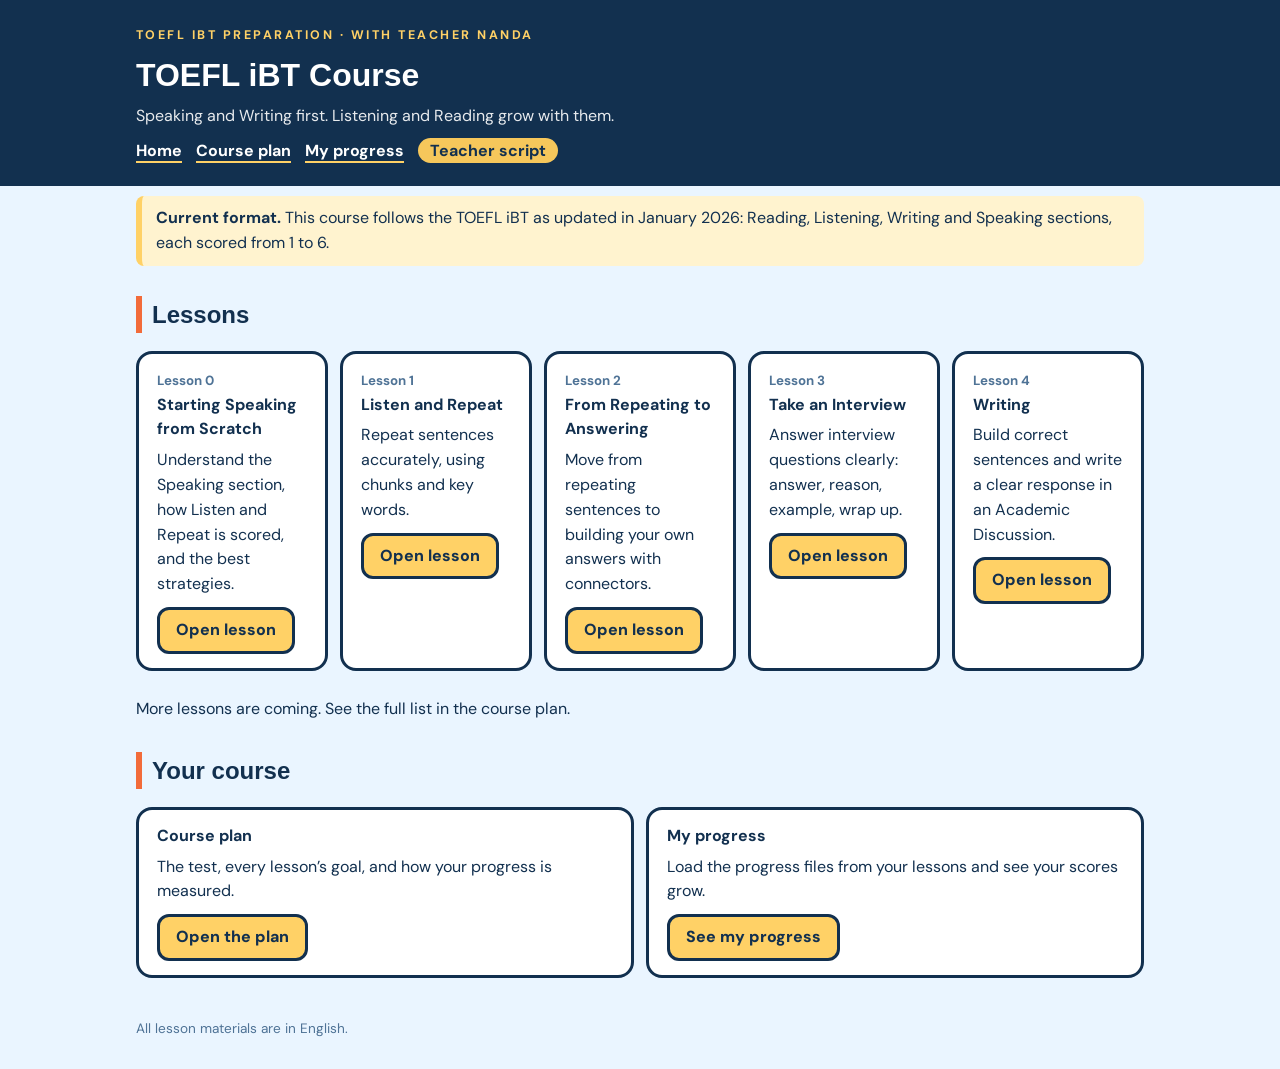
<file: index.html>
<!DOCTYPE html>
<html lang="en"><head><meta charset="UTF-8"><meta name="viewport" content="width=device-width,initial-scale=1"><title>TOEFL iBT Course</title>
<link href="https://fonts.googleapis.com/css2?family=DM+Sans:wght@400;500;700;800&display=swap" rel="stylesheet">
<link rel="stylesheet" href="common.css"><style>.g4{display:grid;grid-template-columns:repeat(5,minmax(0,1fr));gap:12px}.g2{display:grid;grid-template-columns:repeat(2,minmax(0,1fr));gap:12px}@media(max-width:1100px){.g4{grid-template-columns:repeat(3,minmax(0,1fr))}}@media(max-width:820px){.g4{grid-template-columns:repeat(2,minmax(0,1fr))}}@media(max-width:520px){.g4,.g2{grid-template-columns:1fr}}.card.soon{opacity:.6;border-style:dashed}.goal{color:#12304F;margin:6px 0 10px}small.k{color:#4F7396;font-weight:700}.ll{margin:0;padding-left:20px}table.sc td.n,table.sc th.n{text-align:center}.bar{height:12px;background:#E5EDF5;border-radius:6px;min-width:90px}.bar i{display:block;height:12px;background:#2FBF9B;border-radius:6px}.up{color:#16805f;font-weight:800}.dn{color:#b3261e;font-weight:800}</style></head><body>
<header><div class="in"><small>TOEFL iBT Preparation &middot; with teacher Nanda</small><h1>TOEFL iBT Course</h1><p style="margin:4px 0 0;opacity:.9">Speaking and Writing first. Listening and Reading grow with them.</p><nav><a href="index.html">Home</a><a href="plan/index.html">Course plan</a><a href="progress/index.html">My progress</a><a id="tn" href="teacher/index.html" style="background:#F6C75B;color:#12304F;padding:2px 12px;border-radius:999px;border-bottom:none">Teacher script</a></nav></div></header><main>

<div class="note"><b>Current format.</b> This course follows the TOEFL iBT as updated in January 2026: Reading, Listening, Writing and Speaking sections, each scored from 1 to 6.</div>
<h2>Lessons</h2><div class="g4"><div class="card"><small class="k">Lesson 0</small><br><b>Starting Speaking from Scratch</b><p class="goal">Understand the Speaking section, how Listen and Repeat is scored, and the best strategies.</p><a class="btn" href="TOEFL-0-Starting-from-Scratch/index.html">Open lesson</a></div><div class="card"><small class="k">Lesson 1</small><br><b>Listen and Repeat</b><p class="goal">Repeat sentences accurately, using chunks and key words.</p><a class="btn" href="TOEFL-1-Listen-and-Repeat/index.html">Open lesson</a></div><div class="card"><small class="k">Lesson 2</small><br><b>From Repeating to Answering</b><p class="goal">Move from repeating sentences to building your own answers with connectors.</p><a class="btn" href="TOEFL-2-From-Repeating-to-Answering/index.html">Open lesson</a></div><div class="card"><small class="k">Lesson 3</small><br><b>Take an Interview</b><p class="goal">Answer interview questions clearly: answer, reason, example, wrap up.</p><a class="btn" href="TOEFL-3-Take-an-Interview/index.html">Open lesson</a></div><div class="card"><small class="k">Lesson 4</small><br><b>Writing</b><p class="goal">Build correct sentences and write a clear response in an Academic Discussion.</p><a class="btn" href="TOEFL-4-Writing/index.html">Open lesson</a></div></div>
<p>More lessons are coming. See the full list in the course plan.</p>
<h2>Your course</h2><div class="g2">
<div class="card"><b>Course plan</b><p class="goal">The test, every lesson&rsquo;s goal, and how your progress is measured.</p><a class="btn" href="plan/index.html">Open the plan</a></div>
<div class="card"><b>My progress</b><p class="goal">Load the progress files from your lessons and see your scores grow.</p><a class="btn" href="progress/index.html">See my progress</a></div></div></main><footer>All lesson materials are in English.</footer></body></html>
</file>
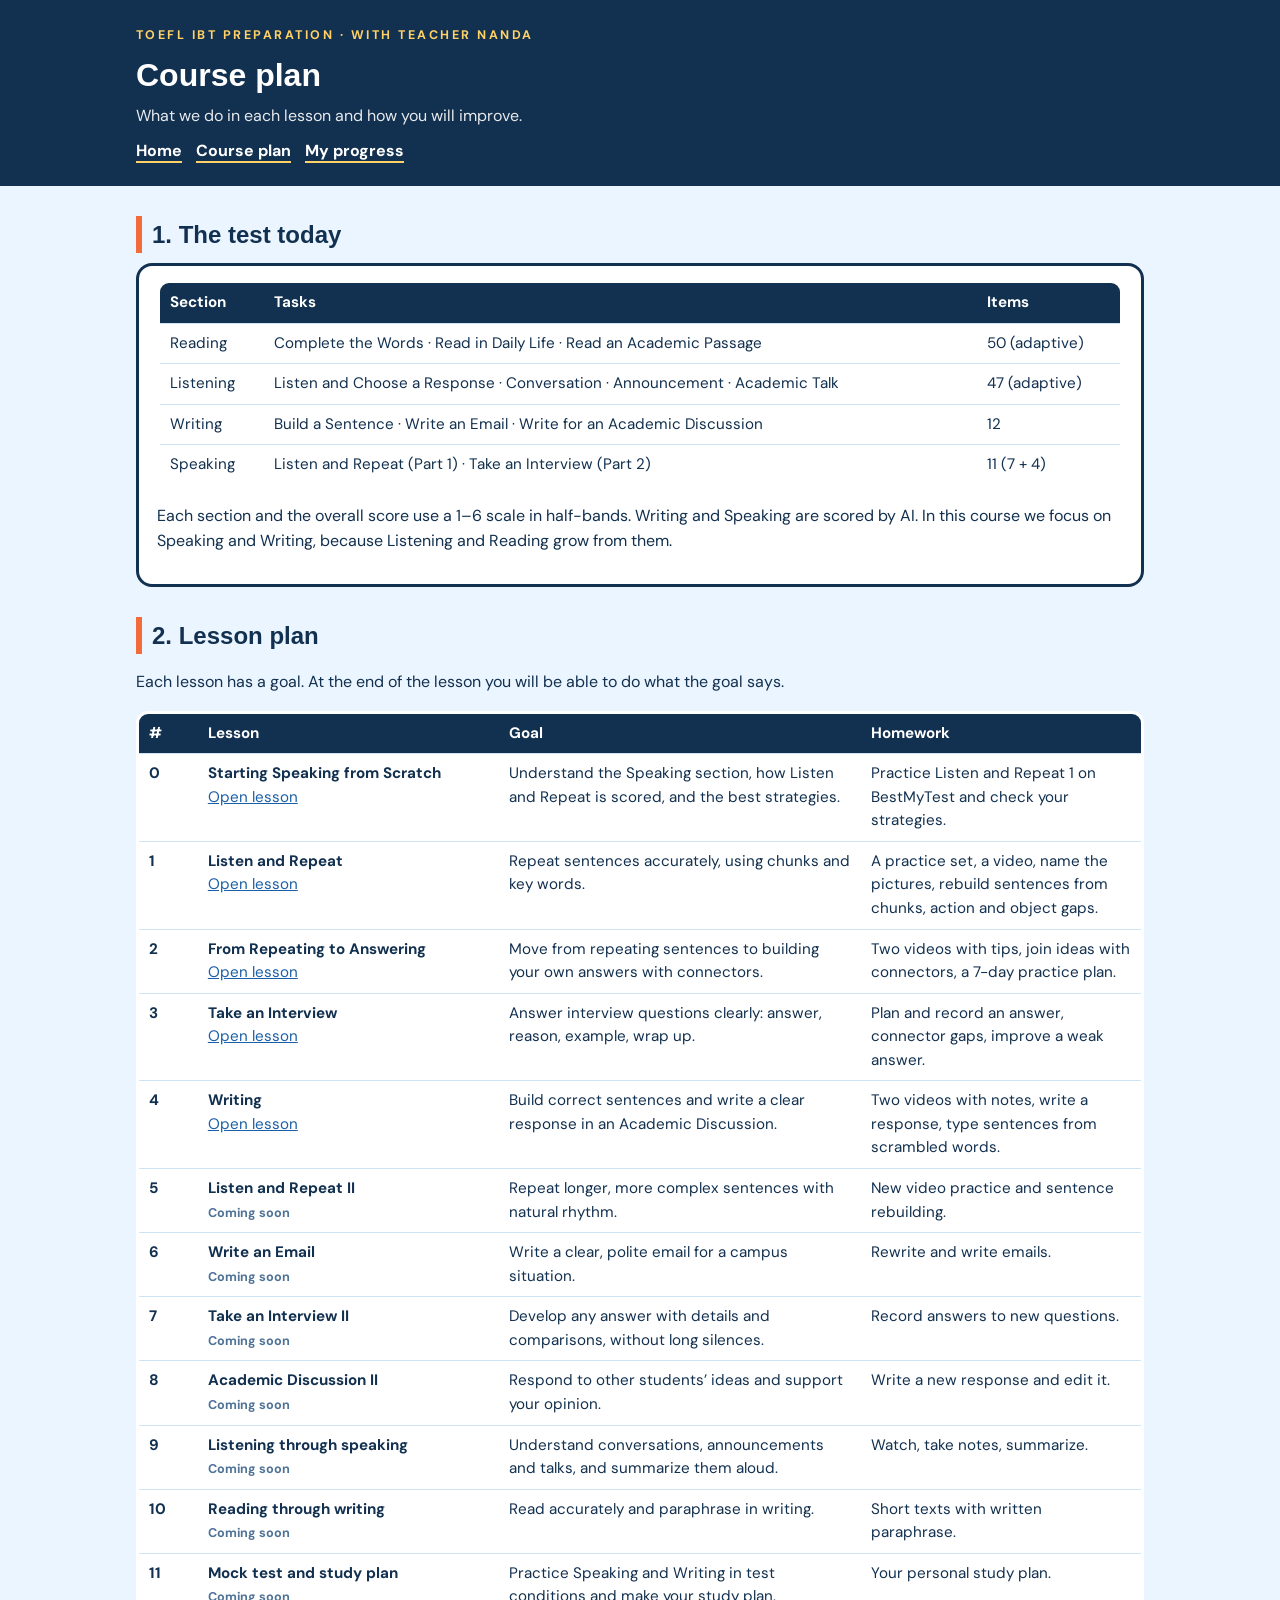
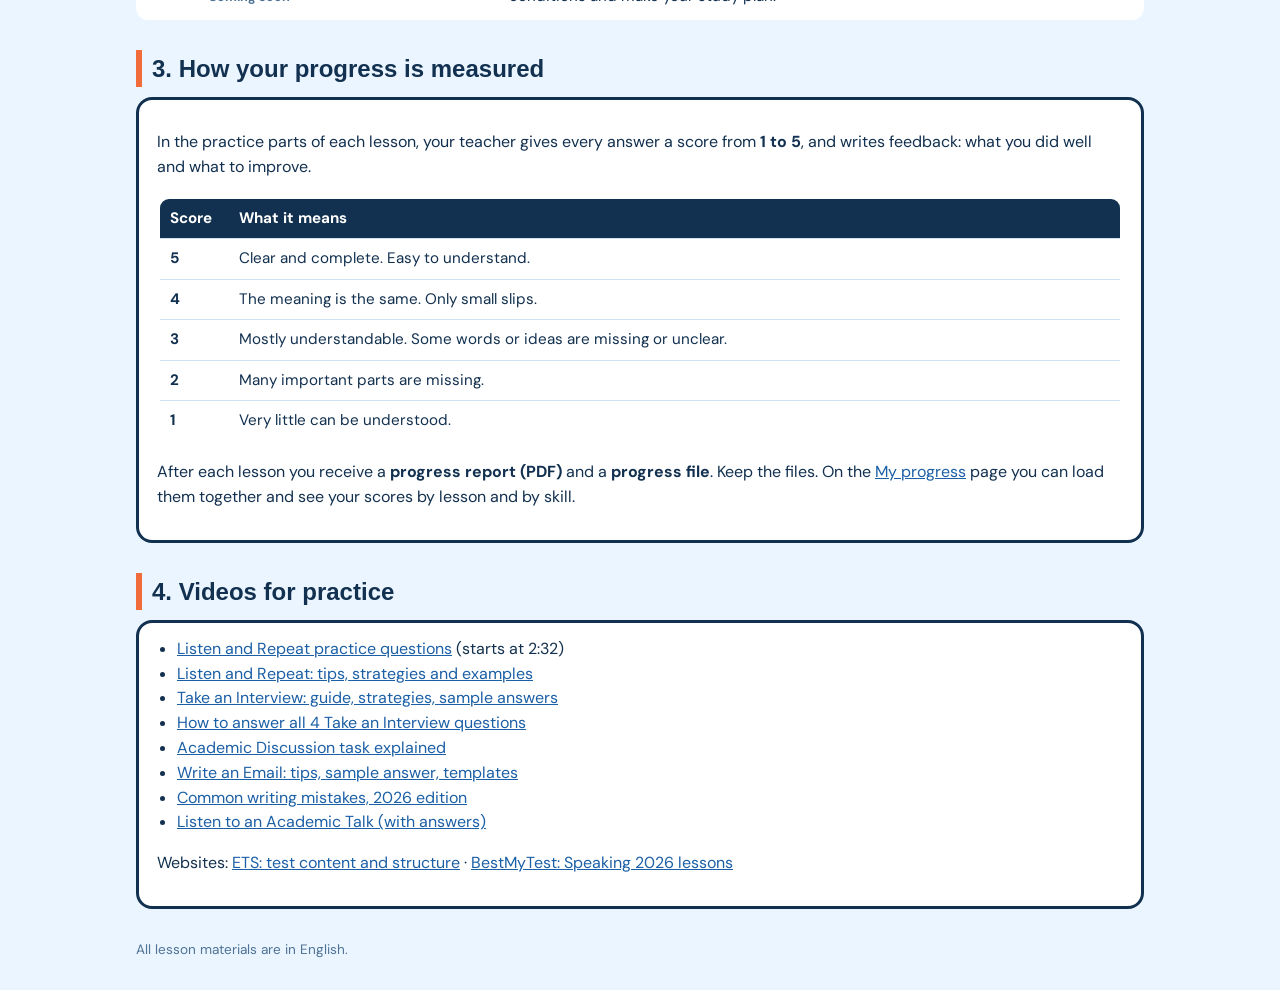
<file: plan/index.html>
<!DOCTYPE html>
<html lang="en"><head><meta charset="UTF-8"><meta name="viewport" content="width=device-width,initial-scale=1"><title>Course Plan</title>
<link href="https://fonts.googleapis.com/css2?family=DM+Sans:wght@400;500;700;800&display=swap" rel="stylesheet">
<link rel="stylesheet" href="../common.css"><style>.g4{display:grid;grid-template-columns:repeat(5,minmax(0,1fr));gap:12px}.g2{display:grid;grid-template-columns:repeat(2,minmax(0,1fr));gap:12px}@media(max-width:1100px){.g4{grid-template-columns:repeat(3,minmax(0,1fr))}}@media(max-width:820px){.g4{grid-template-columns:repeat(2,minmax(0,1fr))}}@media(max-width:520px){.g4,.g2{grid-template-columns:1fr}}.card.soon{opacity:.6;border-style:dashed}.goal{color:#12304F;margin:6px 0 10px}small.k{color:#4F7396;font-weight:700}.ll{margin:0;padding-left:20px}table.sc td.n,table.sc th.n{text-align:center}.bar{height:12px;background:#E5EDF5;border-radius:6px;min-width:90px}.bar i{display:block;height:12px;background:#2FBF9B;border-radius:6px}.up{color:#16805f;font-weight:800}.dn{color:#b3261e;font-weight:800}</style></head><body>
<header><div class="in"><small>TOEFL iBT Preparation &middot; with teacher Nanda</small><h1>Course plan</h1><p style="margin:4px 0 0;opacity:.9">What we do in each lesson and how you will improve.</p><nav><a href="../index.html">Home</a><a href="../plan/index.html">Course plan</a><a href="../progress/index.html">My progress</a></nav></div></header><main>

<h2>1. The test today</h2>
<div class="card"><table><tr><th>Section</th><th>Tasks</th><th>Items</th></tr>
<tr><td>Reading</td><td>Complete the Words &middot; Read in Daily Life &middot; Read an Academic Passage</td><td>50 (adaptive)</td></tr>
<tr><td>Listening</td><td>Listen and Choose a Response &middot; Conversation &middot; Announcement &middot; Academic Talk</td><td>47 (adaptive)</td></tr>
<tr><td>Writing</td><td>Build a Sentence &middot; Write an Email &middot; Write for an Academic Discussion</td><td>12</td></tr>
<tr><td>Speaking</td><td>Listen and Repeat (Part 1) &middot; Take an Interview (Part 2)</td><td>11 (7 + 4)</td></tr></table>
<p>Each section and the overall score use a 1&ndash;6 scale in half-bands. Writing and Speaking are scored by AI. In this course we focus on Speaking and Writing, because Listening and Reading grow from them.</p></div>
<h2>2. Lesson plan</h2>
<p>Each lesson has a goal. At the end of the lesson you will be able to do what the goal says.</p>
<table><tr><th width="6%">#</th><th width="30%">Lesson</th><th>Goal</th><th width="28%">Homework</th></tr><tr><td><b>0</b></td><td><b>Starting Speaking from Scratch</b><br><a href="../TOEFL-0-Starting-from-Scratch/index.html">Open lesson</a></td><td>Understand the Speaking section, how Listen and Repeat is scored, and the best strategies.</td><td>Practice Listen and Repeat 1 on BestMyTest and check your strategies.</td></tr><tr><td><b>1</b></td><td><b>Listen and Repeat</b><br><a href="../TOEFL-1-Listen-and-Repeat/index.html">Open lesson</a></td><td>Repeat sentences accurately, using chunks and key words.</td><td>A practice set, a video, name the pictures, rebuild sentences from chunks, action and object gaps.</td></tr><tr><td><b>2</b></td><td><b>From Repeating to Answering</b><br><a href="../TOEFL-2-From-Repeating-to-Answering/index.html">Open lesson</a></td><td>Move from repeating sentences to building your own answers with connectors.</td><td>Two videos with tips, join ideas with connectors, a 7-day practice plan.</td></tr><tr><td><b>3</b></td><td><b>Take an Interview</b><br><a href="../TOEFL-3-Take-an-Interview/index.html">Open lesson</a></td><td>Answer interview questions clearly: answer, reason, example, wrap up.</td><td>Plan and record an answer, connector gaps, improve a weak answer.</td></tr><tr><td><b>4</b></td><td><b>Writing</b><br><a href="../TOEFL-4-Writing/index.html">Open lesson</a></td><td>Build correct sentences and write a clear response in an Academic Discussion.</td><td>Two videos with notes, write a response, type sentences from scrambled words.</td></tr><tr><td><b>5</b></td><td><b>Listen and Repeat II</b><br><small class="k">Coming soon</small></td><td>Repeat longer, more complex sentences with natural rhythm.</td><td>New video practice and sentence rebuilding.</td></tr><tr><td><b>6</b></td><td><b>Write an Email</b><br><small class="k">Coming soon</small></td><td>Write a clear, polite email for a campus situation.</td><td>Rewrite and write emails.</td></tr><tr><td><b>7</b></td><td><b>Take an Interview II</b><br><small class="k">Coming soon</small></td><td>Develop any answer with details and comparisons, without long silences.</td><td>Record answers to new questions.</td></tr><tr><td><b>8</b></td><td><b>Academic Discussion II</b><br><small class="k">Coming soon</small></td><td>Respond to other students&rsquo; ideas and support your opinion.</td><td>Write a new response and edit it.</td></tr><tr><td><b>9</b></td><td><b>Listening through speaking</b><br><small class="k">Coming soon</small></td><td>Understand conversations, announcements and talks, and summarize them aloud.</td><td>Watch, take notes, summarize.</td></tr><tr><td><b>10</b></td><td><b>Reading through writing</b><br><small class="k">Coming soon</small></td><td>Read accurately and paraphrase in writing.</td><td>Short texts with written paraphrase.</td></tr><tr><td><b>11</b></td><td><b>Mock test and study plan</b><br><small class="k">Coming soon</small></td><td>Practice Speaking and Writing in test conditions and make your study plan.</td><td>Your personal study plan.</td></tr></table>
<h2>3. How your progress is measured</h2>
<div class="card"><p>In the practice parts of each lesson, your teacher gives every answer a score from <b>1 to 5</b>, and writes feedback: what you did well and what to improve.</p>
<table><tr><th width="70">Score</th><th>What it means</th></tr>
<tr><td><b>5</b></td><td>Clear and complete. Easy to understand.</td></tr><tr><td><b>4</b></td><td>The meaning is the same. Only small slips.</td></tr><tr><td><b>3</b></td><td>Mostly understandable. Some words or ideas are missing or unclear.</td></tr>
<tr><td><b>2</b></td><td>Many important parts are missing.</td></tr><tr><td><b>1</b></td><td>Very little can be understood.</td></tr></table>
<p>After each lesson you receive a <b>progress report (PDF)</b> and a <b>progress file</b>. Keep the files. On the <a href="../progress/index.html">My progress</a> page you can load them together and see your scores by lesson and by skill.</p></div>
<h2>4. Videos for practice</h2>
<div class="card"><ul class="ll">
<li><a href="https://youtu.be/6KhBFlyX8Vs?t=152" target="_blank" rel="noopener">Listen and Repeat practice questions</a> (starts at 2:32)</li>
<li><a href="https://www.youtube.com/watch?v=9h9pYUylNuQ" target="_blank" rel="noopener">Listen and Repeat: tips, strategies and examples</a></li>
<li><a href="https://www.youtube.com/watch?v=SWngcqDFYDs" target="_blank" rel="noopener">Take an Interview: guide, strategies, sample answers</a></li>
<li><a href="https://www.youtube.com/watch?v=_GSvbyccj0M" target="_blank" rel="noopener">How to answer all 4 Take an Interview questions</a></li>
<li><a href="https://www.youtube.com/watch?v=cS6rmlrGDT4" target="_blank" rel="noopener">Academic Discussion task explained</a></li>
<li><a href="https://www.youtube.com/watch?v=fZ1i5zeksRQ" target="_blank" rel="noopener">Write an Email: tips, sample answer, templates</a></li>
<li><a href="https://www.youtube.com/watch?v=R6IGfwA1Mco" target="_blank" rel="noopener">Common writing mistakes, 2026 edition</a></li>
<li><a href="https://www.youtube.com/watch?v=dHXL_KClmKM" target="_blank" rel="noopener">Listen to an Academic Talk (with answers)</a></li></ul>
<p>Websites: <a href="https://www.ets.org/toefl/test-takers/ibt/about/content.html" target="_blank" rel="noopener">ETS: test content and structure</a> &middot; <a href="https://www.bestmytest.com/toefl/lesson/toefl-speaking-2026/toefl-speaking-introduction" target="_blank" rel="noopener">BestMyTest: Speaking 2026 lessons</a></p></div></main><footer>All lesson materials are in English.</footer></body></html>
</file>
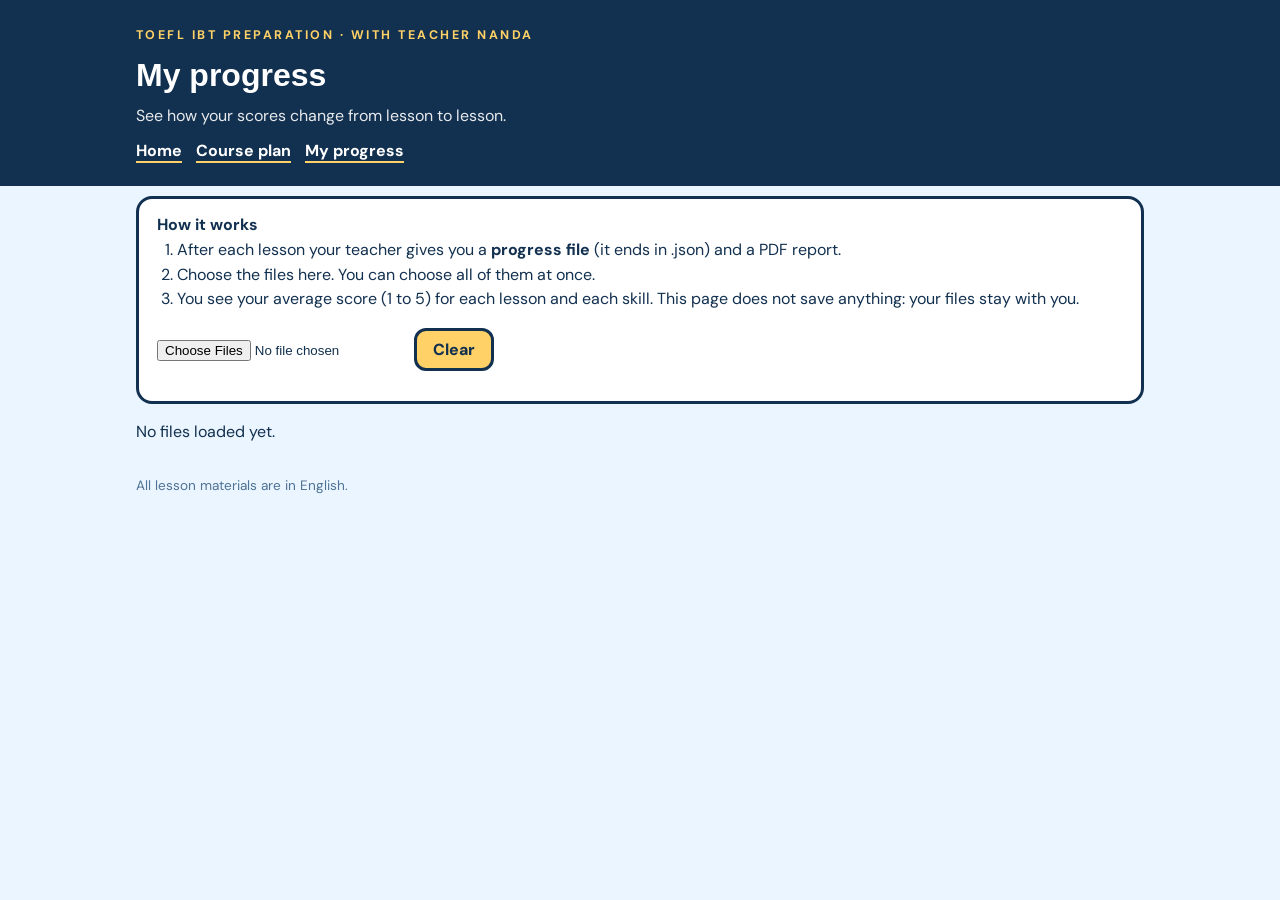
<file: progress/index.html>
<!DOCTYPE html>
<html lang="en"><head><meta charset="UTF-8"><meta name="viewport" content="width=device-width,initial-scale=1"><title>My Progress</title>
<link href="https://fonts.googleapis.com/css2?family=DM+Sans:wght@400;500;700;800&display=swap" rel="stylesheet">
<link rel="stylesheet" href="../common.css"><style>.g4{display:grid;grid-template-columns:repeat(5,minmax(0,1fr));gap:12px}.g2{display:grid;grid-template-columns:repeat(2,minmax(0,1fr));gap:12px}@media(max-width:1100px){.g4{grid-template-columns:repeat(3,minmax(0,1fr))}}@media(max-width:820px){.g4{grid-template-columns:repeat(2,minmax(0,1fr))}}@media(max-width:520px){.g4,.g2{grid-template-columns:1fr}}.card.soon{opacity:.6;border-style:dashed}.goal{color:#12304F;margin:6px 0 10px}small.k{color:#4F7396;font-weight:700}.ll{margin:0;padding-left:20px}table.sc td.n,table.sc th.n{text-align:center}.bar{height:12px;background:#E5EDF5;border-radius:6px;min-width:90px}.bar i{display:block;height:12px;background:#2FBF9B;border-radius:6px}.up{color:#16805f;font-weight:800}.dn{color:#b3261e;font-weight:800}</style></head><body>
<header><div class="in"><small>TOEFL iBT Preparation &middot; with teacher Nanda</small><h1>My progress</h1><p style="margin:4px 0 0;opacity:.9">See how your scores change from lesson to lesson.</p><nav><a href="../index.html">Home</a><a href="../plan/index.html">Course plan</a><a href="../progress/index.html">My progress</a></nav></div></header><main>

<div class="card"><b>How it works</b>
<ol class="ll"><li>After each lesson your teacher gives you a <b>progress file</b> (it ends in .json) and a PDF report.</li>
<li>Choose the files here. You can choose all of them at once.</li>
<li>You see your average score (1 to 5) for each lesson and each skill. This page does not save anything: your files stay with you.</li></ol>
<p class="noprint"><input type="file" id="pf" accept=".json,application/json" multiple> <button class="btn" onclick="document.getElementById('pf').value='';render([])">Clear</button></p></div>
<div id="out"><p>No files loaded yet.</p></div>
<script>
var SK=['Listen and Repeat','Interview','Writing'];
function avg(a){return a.length?a.reduce(function(x,y){return x+y;},0)/a.length:null;}
function f1(x){return x==null?'&ndash;':x.toFixed(1);}
function render(files){
 var o=document.getElementById('out'); if(!files.length){o.innerHTML='<p>No files loaded yet.</p>';return;}
 files.sort(function(a,b){return a.lesson-b.lesson||String(a.date).localeCompare(String(b.date));});
 var skills=SK.filter(function(k){return files.some(function(f){return f.avg&&f.avg[k]!=null;});});
 files.forEach(function(f){Object.keys(f.avg||{}).forEach(function(k){if(skills.indexOf(k)<0)skills.push(k);});});
 var h='<h2>Your scores by lesson</h2><table class="sc"><tr><th>Lesson</th>'+skills.map(function(k){return '<th class="n">'+k+'</th>';}).join('')+'<th>Date</th></tr>';
 files.forEach(function(f){h+='<tr><td><b>Lesson '+f.lesson+'</b><br><small class="k">'+f.title+'</small></td>'+skills.map(function(k){var v=f.avg?f.avg[k]:null;return '<td class="n">'+(v!=null?'<b>'+v.toFixed(1)+'</b><div class="bar"><i style="width:'+(v*20)+'%"></i></div>':'&ndash;')+'</td>';}).join('')+'<td>'+(f.date||'')+'</td></tr>';});
 h+='</table><h2>Your growth</h2><div class="card"><table><tr><th>Skill</th><th>First</th><th>Latest</th><th>Change</th></tr>';
 skills.forEach(function(k){var v=files.filter(function(f){return f.avg&&f.avg[k]!=null;}).map(function(f){return f.avg[k];}); if(!v.length)return; var d=v.length>1?v[v.length-1]-v[0]:null; h+='<tr><td><b>'+k+'</b></td><td>'+f1(v[0])+'</td><td>'+f1(v[v.length-1])+'</td><td>'+(d==null?'&ndash;':'<span class="'+(d>=0?'up':'dn')+'">'+(d>0?'+':'')+d.toFixed(1)+'</span>')+'</td></tr>';});
 h+='</table></div>';
 var sc=[]; files.forEach(function(f){(f.scores||[]).forEach(function(r){sc.push({l:f.lesson,label:r.label,s:r.score,k:r.skill});});});
 var low=sc.filter(function(r){return r.s<4;}); h+='<h2>What to practice</h2><div class="card">'+(low.length?'<ul class="ll">'+low.slice(0,12).map(function(r){return '<li>Lesson '+r.l+' &mdash; '+r.label+' ('+r.s+' / 5)</li>';}).join('')+'</ul>':'<p>Every scored answer is 4 or 5. Great work.</p>')+'</div>';
 var nt=[]; files.forEach(function(f){(f.notes||[]).forEach(function(n){nt.push('<div class="card"><small class="k">Lesson '+f.lesson+' &middot; '+n.slide+'</small><br>'+String(n.text).replace(/</g,'&lt;')+'</div>');});});
 h+='<h2>Teacher feedback</h2>'+(nt.join('')||'<p>No written feedback in these files.</p>'); o.innerHTML=h;
}
document.getElementById('pf').addEventListener('change',function(e){
 var fs=Array.prototype.slice.call(e.target.files), res=[], n=0; if(!fs.length)return;
 fs.forEach(function(file){var r=new FileReader(); r.onload=function(){try{var d=JSON.parse(r.result); if(d&&d.lesson!=null&&d.avg)res.push(d);}catch(x){} if(++n===fs.length)render(res);}; r.readAsText(file);});
});
</script></main><footer>All lesson materials are in English.</footer></body></html>
</file>
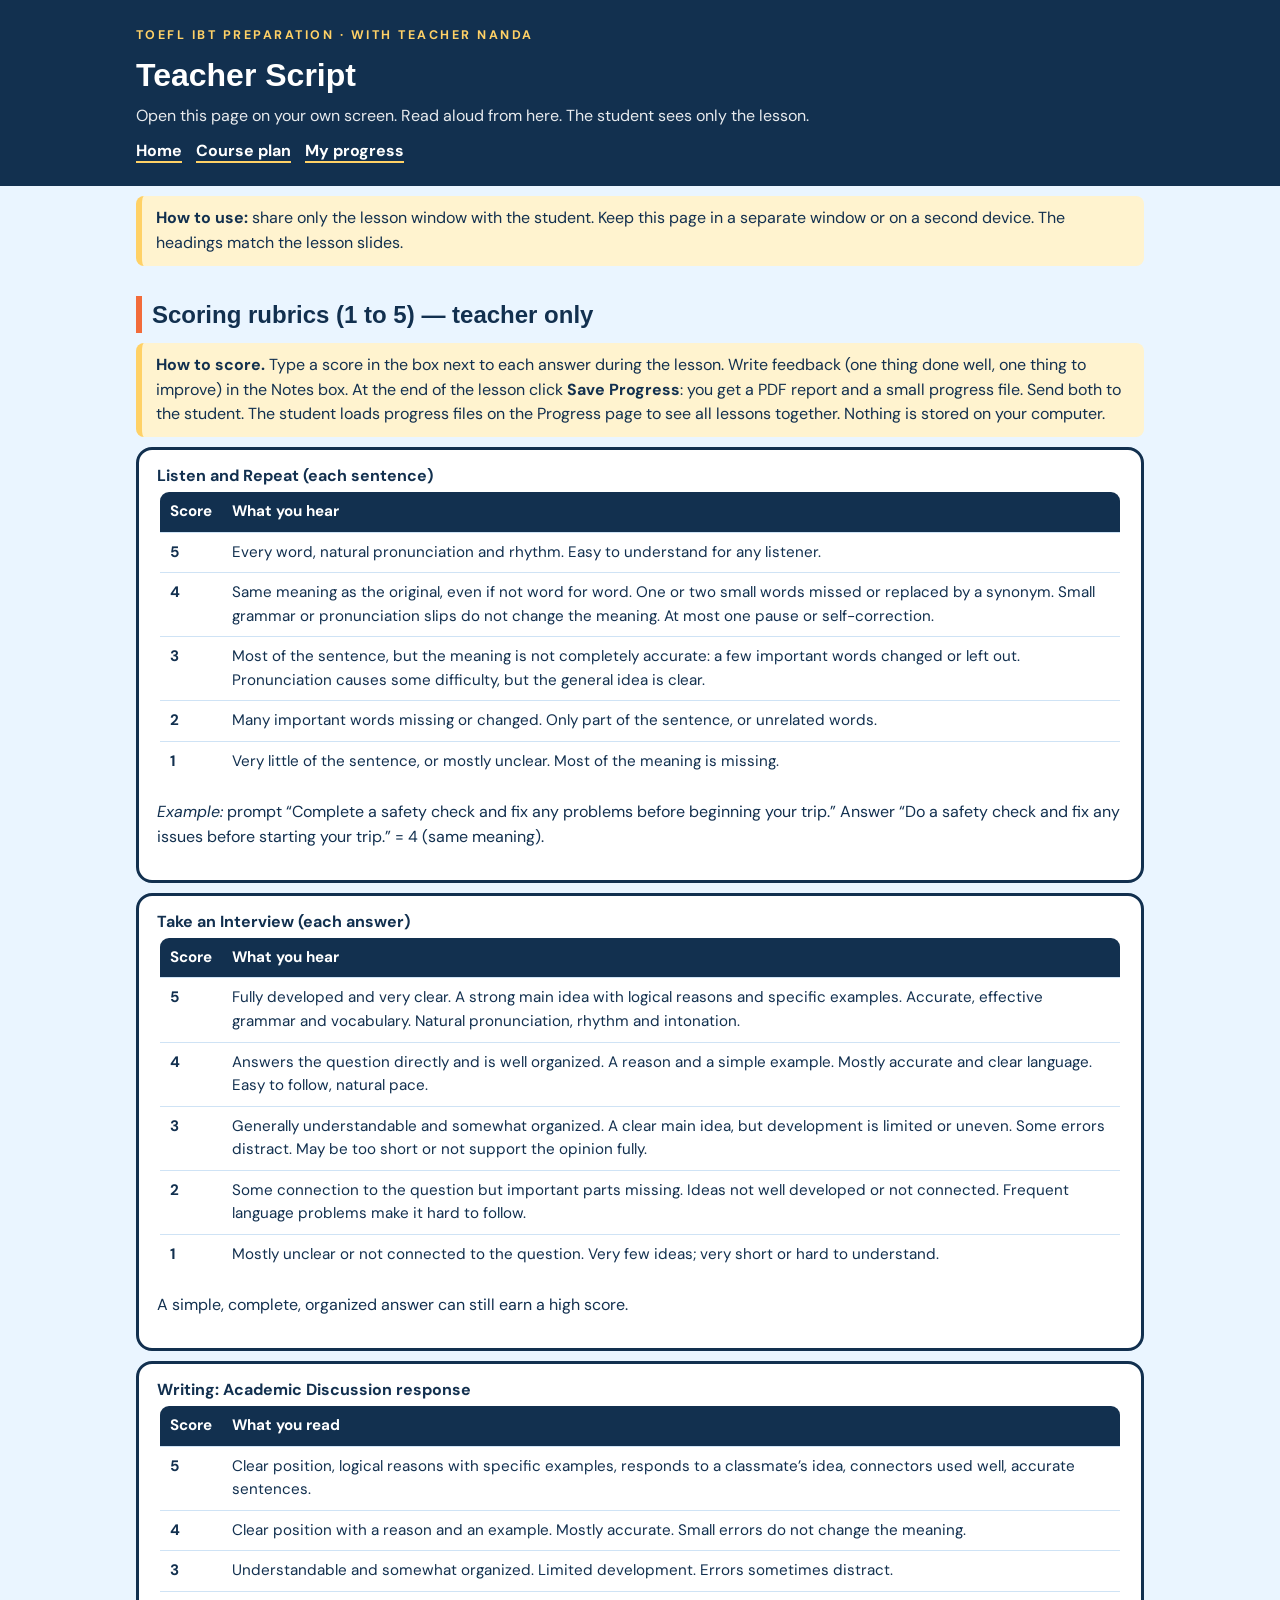
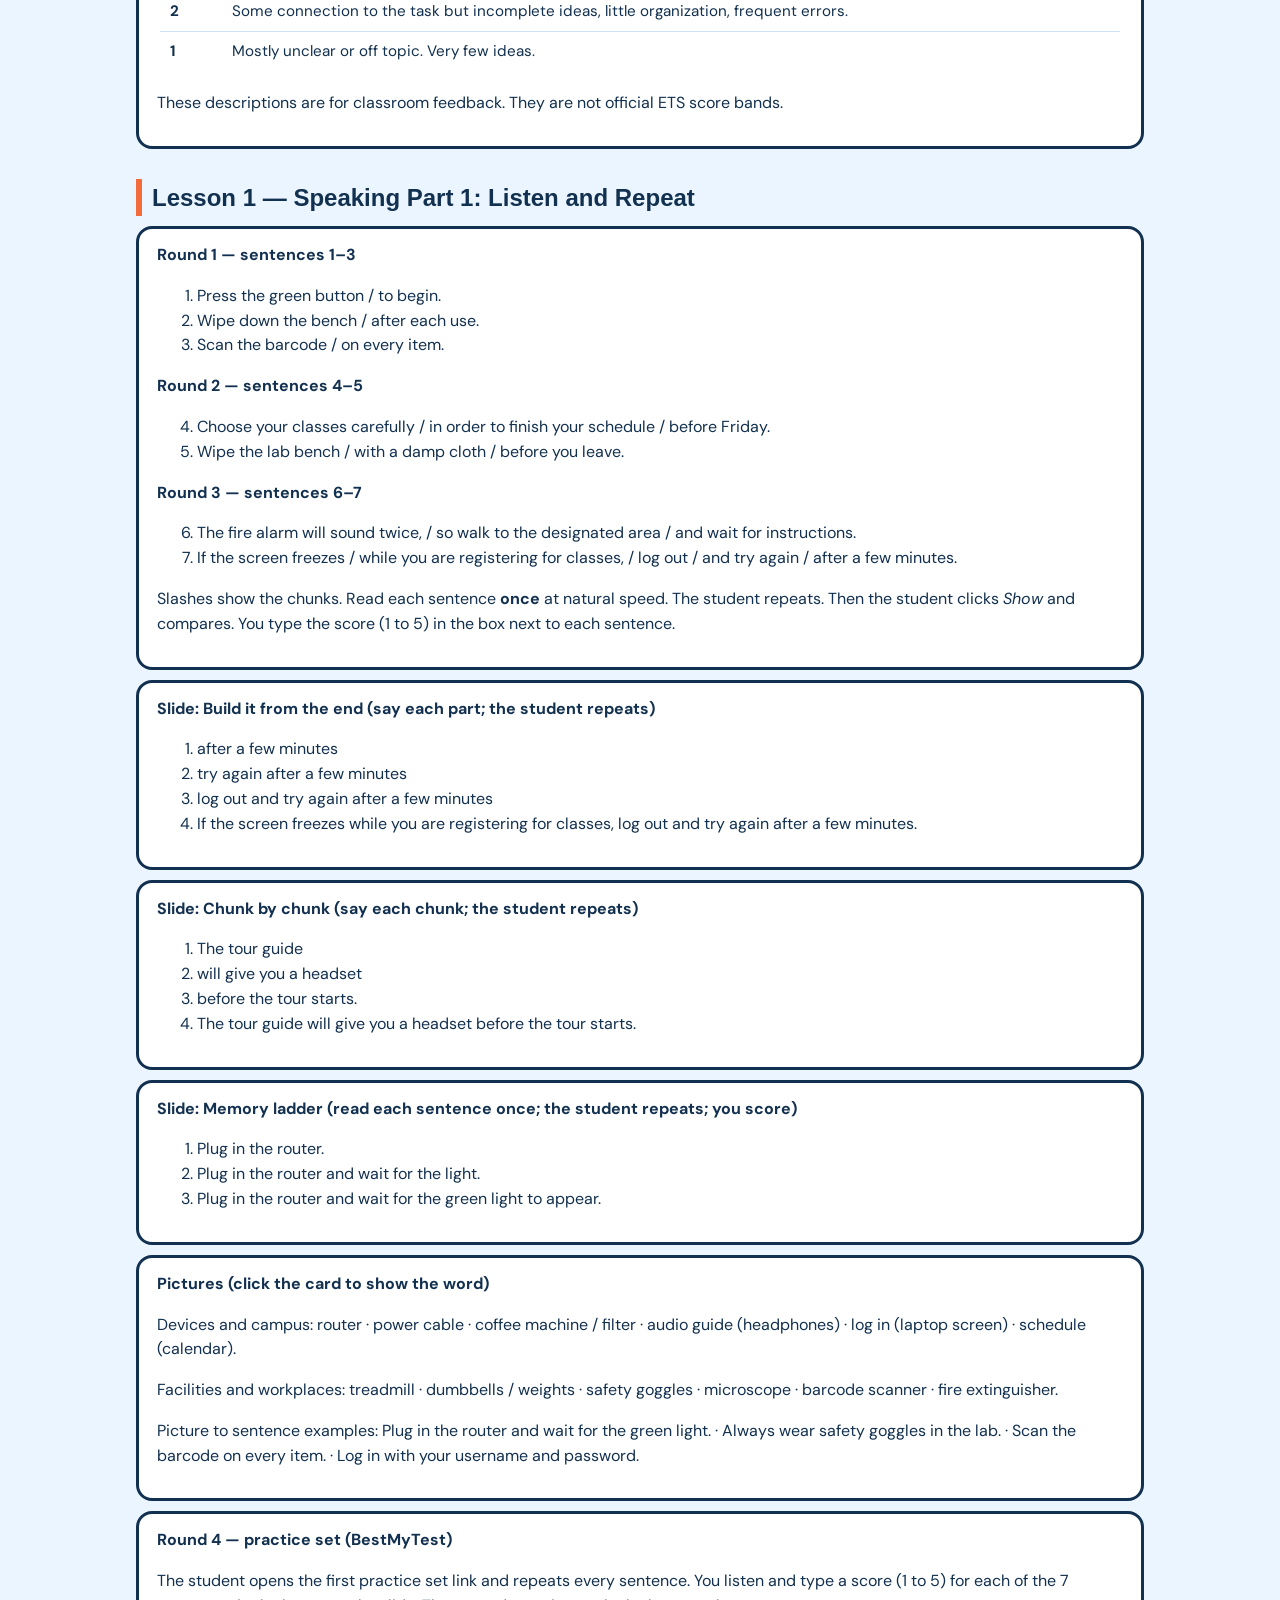
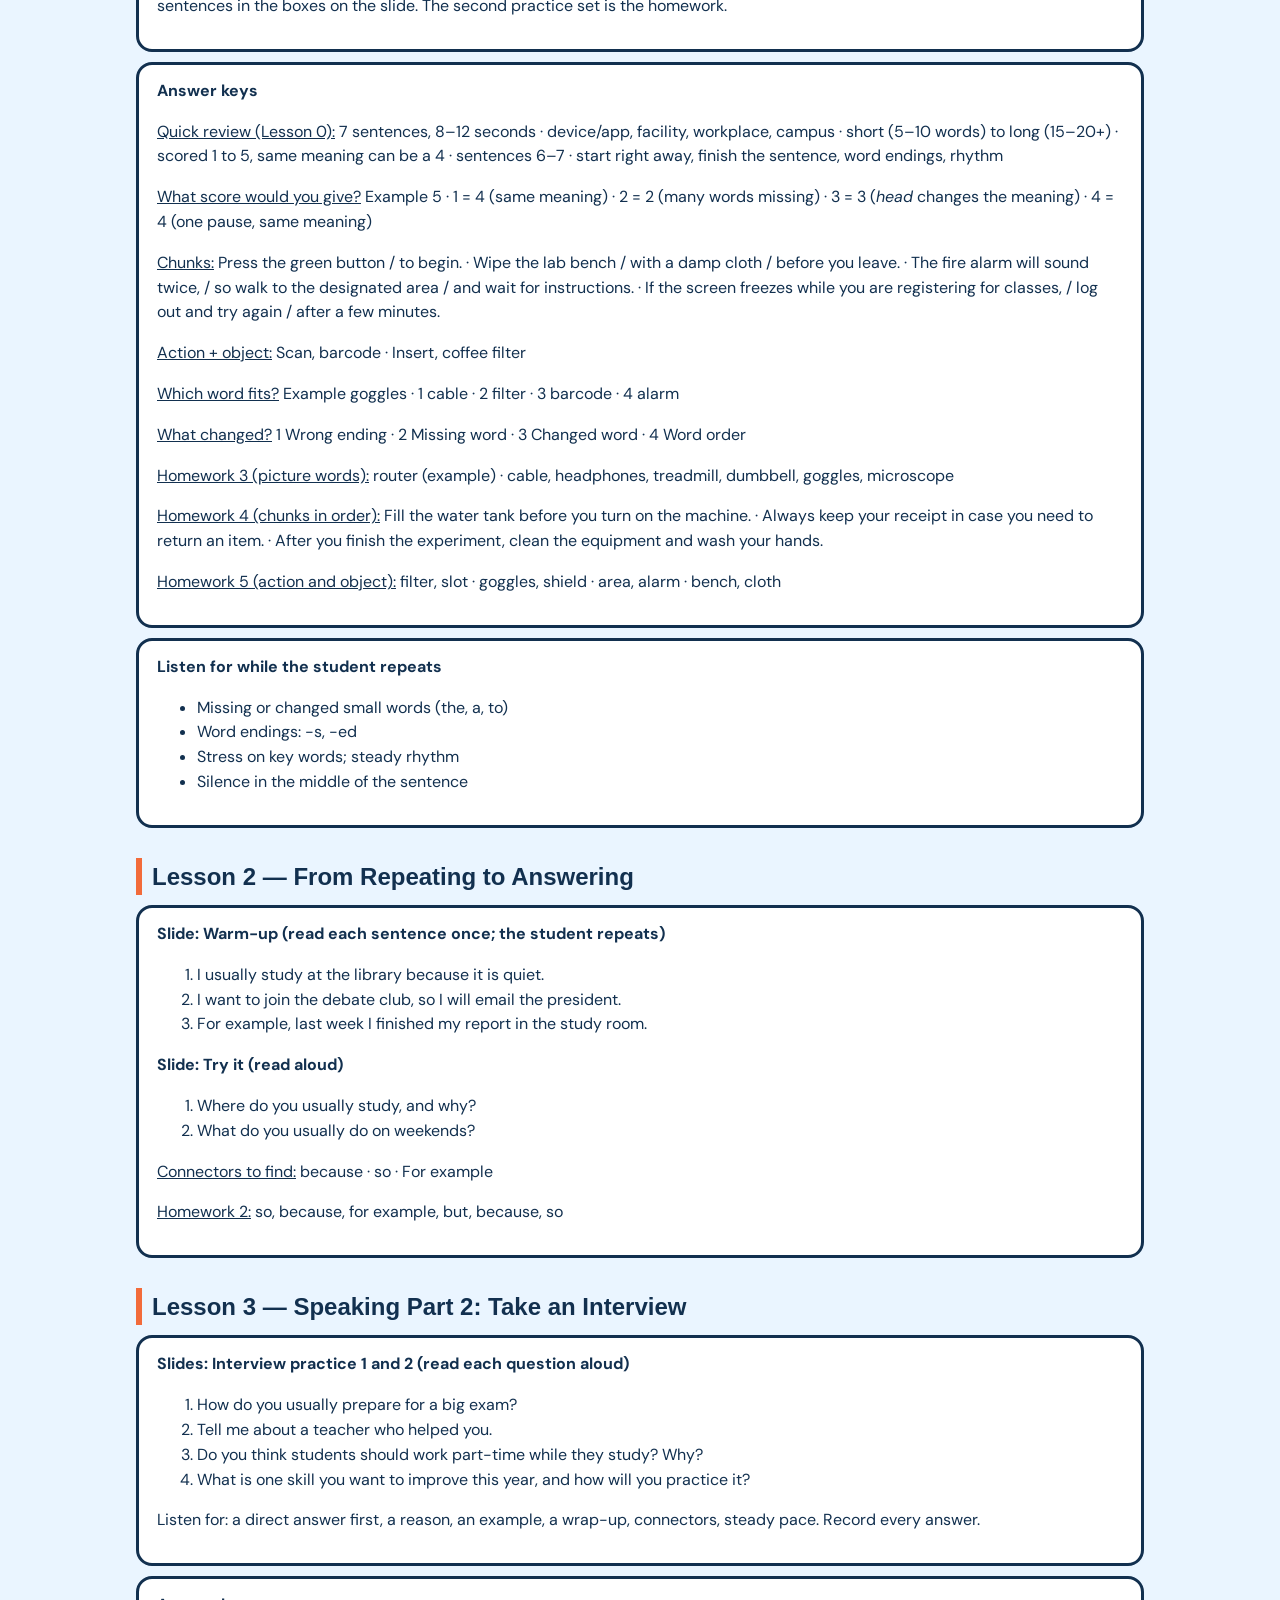
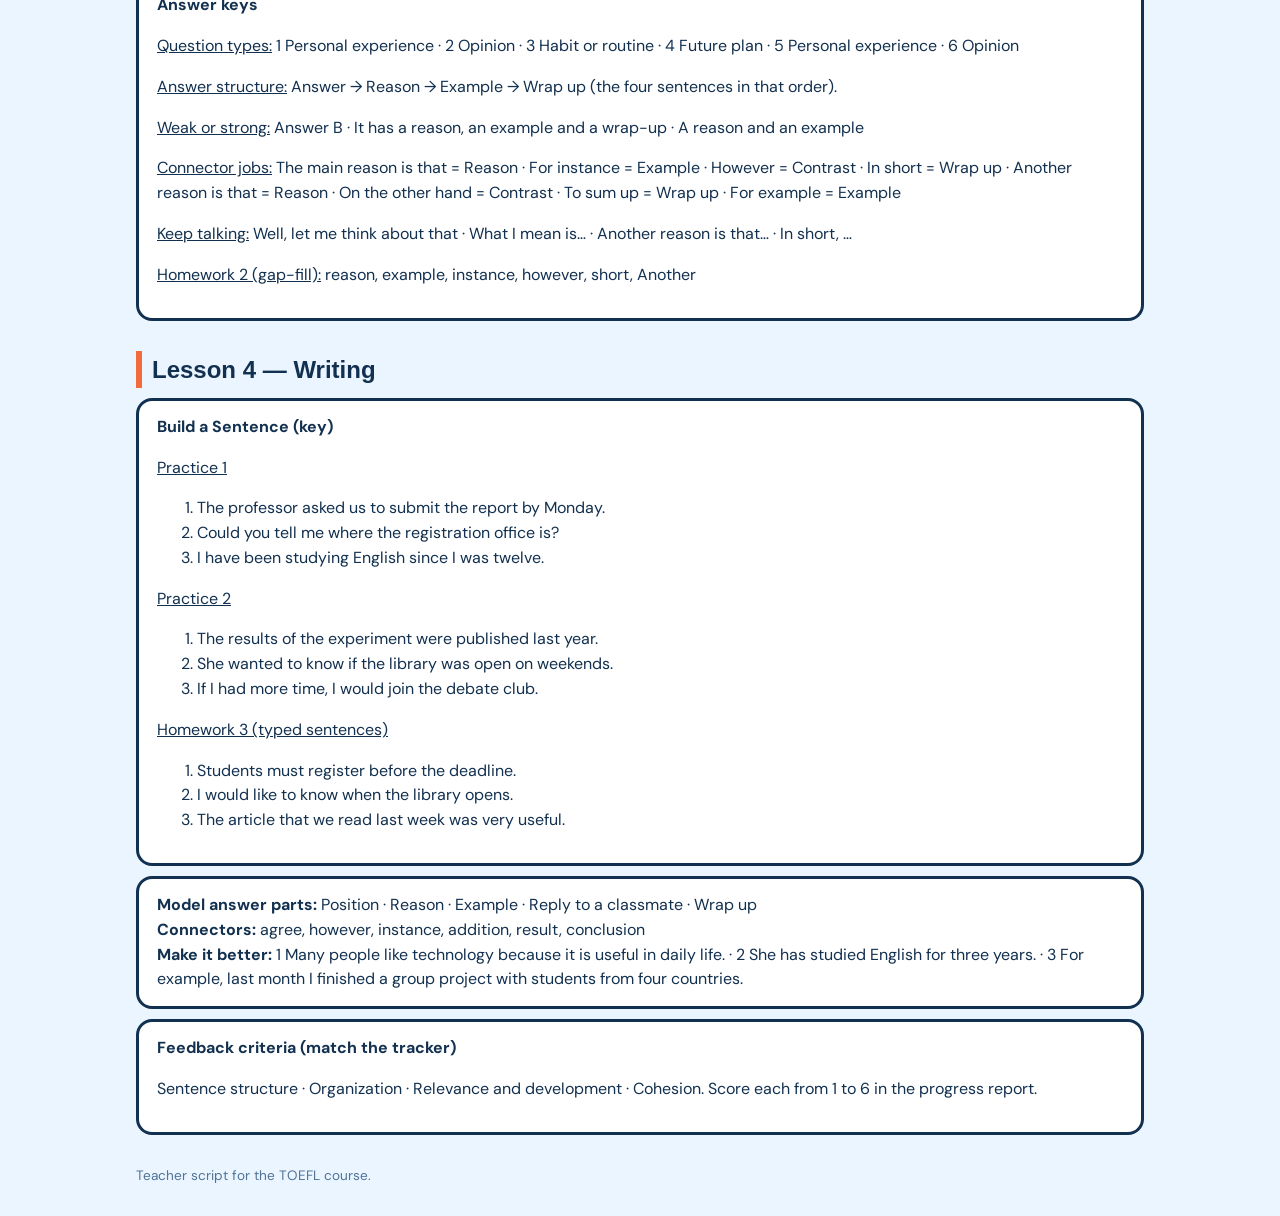
<file: teacher/index.html>
<!DOCTYPE html>
<html lang="en"><head><meta charset="UTF-8"><meta name="viewport" content="width=device-width,initial-scale=1"><title>TOEFL Teacher Script</title>
<link href="https://fonts.googleapis.com/css2?family=DM+Sans:wght@400;500;700;800&display=swap" rel="stylesheet">
<style>:root{--navy:#12304F;--coral:#F26B3A;--sky:#9AD1F5;--mint:#2FBF9B;--lemon:#FFD166;--mist:#EAF5FF;--ink:#12304F;--mute:#4F7396}
*{box-sizing:border-box}body{margin:0;font-family:'DM Sans',system-ui,sans-serif;background:var(--mist);color:var(--ink);line-height:1.55}
header{background:var(--navy);color:#fff;padding:22px 16px}header .in,main{max-width:1040px;margin:0 auto;padding:0 16px}
header small{letter-spacing:.2em;color:var(--lemon);font-weight:700;text-transform:uppercase;font-size:.78rem}header h1{font-family:Fredoka,sans-serif;margin:4px 0 0;font-size:2rem}
nav a{color:#fff;margin-right:14px;font-weight:700;text-decoration:none;border-bottom:2px solid var(--lemon)}nav{margin-top:10px}
h2{font-family:Fredoka,sans-serif;font-size:1.5rem;margin:30px 0 8px;border-left:6px solid var(--coral);padding-left:10px}
.card{background:#fff;border:3px solid var(--navy);border-radius:16px;padding:14px 18px;margin:10px 0}
table{width:100%;border-collapse:collapse;background:#fff;border:3px solid var(--navy);border-radius:12px;overflow:hidden;font-size:.95rem}
th{background:var(--navy);color:#fff;text-align:left;padding:8px 10px}td{padding:8px 10px;border-top:1px solid #cfe3f5;vertical-align:top}
.btn{display:inline-block;background:var(--lemon);color:var(--navy);font-weight:800;border:3px solid var(--navy);border-radius:12px;padding:8px 16px;text-decoration:none;cursor:pointer;font-family:inherit;font-size:1rem}
.grid{display:grid;grid-template-columns:repeat(auto-fit,minmax(240px,1fr));gap:12px}.tag{background:var(--mint);color:#fff;border-radius:8px;padding:1px 8px;font-size:.8rem;font-weight:800}
.note{background:#FFF3CF;border-left:6px solid var(--lemon);padding:10px 14px;border-radius:8px;margin:10px 0}
a{color:#1B5FA6}footer{max-width:1040px;margin:30px auto;padding:0 16px;color:var(--mute);font-size:.85rem}
@media(max-width:640px){table{font-size:.85rem}header h1{font-size:1.5rem}}
@media print{header nav,.noprint{display:none}body{background:#fff}}
</style></head><body>
<header><div class="in"><small>TOEFL iBT Preparation &middot; with teacher Nanda</small><h1>Teacher Script</h1><p style="margin:4px 0 0;opacity:.9">Open this page on your own screen. Read aloud from here. The student sees only the lesson.</p><nav><a href="../index.html">Home</a><a href="../plan/index.html">Course plan</a><a href="../progress/index.html">My progress</a></nav></div></header><main>

<div class="note"><b>How to use:</b> share only the lesson window with the student. Keep this page in a separate window or on a second device. The headings match the lesson slides.</div>

<h2>Scoring rubrics (1 to 5) &mdash; teacher only</h2>
<div class="note"><b>How to score.</b> Type a score in the box next to each answer during the lesson. Write feedback (one thing done well, one thing to improve) in the Notes box. At the end of the lesson click <b>Save Progress</b>: you get a PDF report and a small progress file. Send both to the student. The student loads progress files on the Progress page to see all lessons together. Nothing is stored on your computer.</div>
<div class="card"><b>Listen and Repeat (each sentence)</b><table><tr><th width="60">Score</th><th>What you hear</th></tr>
<tr><td><b>5</b></td><td>Every word, natural pronunciation and rhythm. Easy to understand for any listener.</td></tr>
<tr><td><b>4</b></td><td>Same meaning as the original, even if not word for word. One or two small words missed or replaced by a synonym. Small grammar or pronunciation slips do not change the meaning. At most one pause or self-correction.</td></tr>
<tr><td><b>3</b></td><td>Most of the sentence, but the meaning is not completely accurate: a few important words changed or left out. Pronunciation causes some difficulty, but the general idea is clear.</td></tr>
<tr><td><b>2</b></td><td>Many important words missing or changed. Only part of the sentence, or unrelated words.</td></tr>
<tr><td><b>1</b></td><td>Very little of the sentence, or mostly unclear. Most of the meaning is missing.</td></tr></table>
<p><i>Example:</i> prompt &ldquo;Complete a safety check and fix any problems before beginning your trip.&rdquo; Answer &ldquo;Do a safety check and fix any issues before starting your trip.&rdquo; = 4 (same meaning).</p></div>
<div class="card"><b>Take an Interview (each answer)</b><table><tr><th width="60">Score</th><th>What you hear</th></tr>
<tr><td><b>5</b></td><td>Fully developed and very clear. A strong main idea with logical reasons and specific examples. Accurate, effective grammar and vocabulary. Natural pronunciation, rhythm and intonation.</td></tr>
<tr><td><b>4</b></td><td>Answers the question directly and is well organized. A reason and a simple example. Mostly accurate and clear language. Easy to follow, natural pace.</td></tr>
<tr><td><b>3</b></td><td>Generally understandable and somewhat organized. A clear main idea, but development is limited or uneven. Some errors distract. May be too short or not support the opinion fully.</td></tr>
<tr><td><b>2</b></td><td>Some connection to the question but important parts missing. Ideas not well developed or not connected. Frequent language problems make it hard to follow.</td></tr>
<tr><td><b>1</b></td><td>Mostly unclear or not connected to the question. Very few ideas; very short or hard to understand.</td></tr></table>
<p>A simple, complete, organized answer can still earn a high score.</p></div>
<div class="card"><b>Writing: Academic Discussion response</b><table><tr><th width="60">Score</th><th>What you read</th></tr>
<tr><td><b>5</b></td><td>Clear position, logical reasons with specific examples, responds to a classmate&rsquo;s idea, connectors used well, accurate sentences.</td></tr>
<tr><td><b>4</b></td><td>Clear position with a reason and an example. Mostly accurate. Small errors do not change the meaning.</td></tr>
<tr><td><b>3</b></td><td>Understandable and somewhat organized. Limited development. Errors sometimes distract.</td></tr>
<tr><td><b>2</b></td><td>Some connection to the task but incomplete ideas, little organization, frequent errors.</td></tr>
<tr><td><b>1</b></td><td>Mostly unclear or off topic. Very few ideas.</td></tr></table>
<p>These descriptions are for classroom feedback. They are not official ETS score bands.</p></div>

<h2 id="l1">Lesson 1 &mdash; Speaking Part 1: Listen and Repeat</h2>
<div class="card"><b>Round 1 &mdash; sentences 1&ndash;3</b><ol start="1"><li>Press the green button / to begin.</li><li>Wipe down the bench / after each use.</li><li>Scan the barcode / on every item.</li></ol><b>Round 2 &mdash; sentences 4&ndash;5</b><ol start="4"><li>Choose your classes carefully / in order to finish your schedule / before Friday.</li><li>Wipe the lab bench / with a damp cloth / before you leave.</li></ol><b>Round 3 &mdash; sentences 6&ndash;7</b><ol start="6"><li>The fire alarm will sound twice, / so walk to the designated area / and wait for instructions.</li><li>If the screen freezes / while you are registering for classes, / log out / and try again / after a few minutes.</li></ol>
<p>Slashes show the chunks. Read each sentence <b>once</b> at natural speed. The student repeats. Then the student clicks <i>Show</i> and compares. You type the score (1 to 5) in the box next to each sentence.</p></div>
<div class="card"><b>Slide: Build it from the end (say each part; the student repeats)</b><ol><li>after a few minutes</li><li>try again after a few minutes</li><li>log out and try again after a few minutes</li><li>If the screen freezes while you are registering for classes, log out and try again after a few minutes.</li></ol></div>
<div class="card"><b>Slide: Chunk by chunk (say each chunk; the student repeats)</b><ol><li>The tour guide</li><li>will give you a headset</li><li>before the tour starts.</li><li>The tour guide will give you a headset before the tour starts.</li></ol></div>
<div class="card"><b>Slide: Memory ladder (read each sentence once; the student repeats; you score)</b><ol><li>Plug in the router.</li><li>Plug in the router and wait for the light.</li><li>Plug in the router and wait for the green light to appear.</li></ol></div>
<div class="card"><b>Pictures (click the card to show the word)</b><p>Devices and campus: router &middot; power cable &middot; coffee machine / filter &middot; audio guide (headphones) &middot; log in (laptop screen) &middot; schedule (calendar).</p><p>Facilities and workplaces: treadmill &middot; dumbbells / weights &middot; safety goggles &middot; microscope &middot; barcode scanner &middot; fire extinguisher.</p><p>Picture to sentence examples: Plug in the router and wait for the green light. &middot; Always wear safety goggles in the lab. &middot; Scan the barcode on every item. &middot; Log in with your username and password.</p></div>
<div class="card"><b>Round 4 &mdash; practice set (BestMyTest)</b><p>The student opens the first practice set link and repeats every sentence. You listen and type a score (1 to 5) for each of the 7 sentences in the boxes on the slide. The second practice set is the homework.</p></div>
<div class="card"><b>Answer keys</b>
<p><u>Quick review (Lesson 0):</u> 7 sentences, 8&ndash;12 seconds &middot; device/app, facility, workplace, campus &middot; short (5&ndash;10 words) to long (15&ndash;20+) &middot; scored 1 to 5, same meaning can be a 4 &middot; sentences 6&ndash;7 &middot; start right away, finish the sentence, word endings, rhythm</p>
<p><u>What score would you give?</u> Example 5 &middot; 1 = 4 (same meaning) &middot; 2 = 2 (many words missing) &middot; 3 = 3 (<i>head</i> changes the meaning) &middot; 4 = 4 (one pause, same meaning)</p>
<p><u>Chunks:</u> Press the green button / to begin. &middot; Wipe the lab bench / with a damp cloth / before you leave. &middot; The fire alarm will sound twice, / so walk to the designated area / and wait for instructions. &middot; If the screen freezes while you are registering for classes, / log out and try again / after a few minutes.</p>
<p><u>Action + object:</u> Scan, barcode &middot; Insert, coffee filter</p>
<p><u>Which word fits?</u> Example goggles &middot; 1 cable &middot; 2 filter &middot; 3 barcode &middot; 4 alarm</p>
<p><u>What changed?</u> 1 Wrong ending &middot; 2 Missing word &middot; 3 Changed word &middot; 4 Word order</p>
<p><u>Homework 3 (picture words):</u> router (example) &middot; cable, headphones, treadmill, dumbbell, goggles, microscope</p>
<p><u>Homework 4 (chunks in order):</u> Fill the water tank before you turn on the machine. &middot; Always keep your receipt in case you need to return an item. &middot; After you finish the experiment, clean the equipment and wash your hands.</p>
<p><u>Homework 5 (action and object):</u> filter, slot &middot; goggles, shield &middot; area, alarm &middot; bench, cloth</p></div>
<div class="card"><b>Listen for while the student repeats</b><ul><li>Missing or changed small words (the, a, to)</li><li>Word endings: -s, -ed</li><li>Stress on key words; steady rhythm</li><li>Silence in the middle of the sentence</li></ul></div>

<h2 id="l2">Lesson 2 &mdash; From Repeating to Answering</h2>
<div class="card"><b>Slide: Warm-up (read each sentence once; the student repeats)</b><ol><li>I usually study at the library because it is quiet.</li><li>I want to join the debate club, so I will email the president.</li><li>For example, last week I finished my report in the study room.</li></ol>
<b>Slide: Try it (read aloud)</b><ol><li>Where do you usually study, and why?</li><li>What do you usually do on weekends?</li></ol>
<p><u>Connectors to find:</u> because &middot; so &middot; For example</p>
<p><u>Homework 2:</u> so, because, for example, but, because, so</p></div>

<h2 id="l3">Lesson 3 &mdash; Speaking Part 2: Take an Interview</h2>
<div class="card"><b>Slides: Interview practice 1 and 2 (read each question aloud)</b><ol start="1"><li>How do you usually prepare for a big exam?</li><li>Tell me about a teacher who helped you.</li><li>Do you think students should work part-time while they study? Why?</li><li>What is one skill you want to improve this year, and how will you practice it?</li></ol>
<p>Listen for: a direct answer first, a reason, an example, a wrap-up, connectors, steady pace. Record every answer.</p></div>
<div class="card"><b>Answer keys</b>
<p><u>Question types:</u> 1 Personal experience &middot; 2 Opinion &middot; 3 Habit or routine &middot; 4 Future plan &middot; 5 Personal experience &middot; 6 Opinion</p>
<p><u>Answer structure:</u> Answer &rarr; Reason &rarr; Example &rarr; Wrap up (the four sentences in that order).</p>
<p><u>Weak or strong:</u> Answer B &middot; It has a reason, an example and a wrap-up &middot; A reason and an example</p>
<p><u>Connector jobs:</u> The main reason is that = Reason &middot; For instance = Example &middot; However = Contrast &middot; In short = Wrap up &middot; Another reason is that = Reason &middot; On the other hand = Contrast &middot; To sum up = Wrap up &middot; For example = Example</p>
<p><u>Keep talking:</u> Well, let me think about that &middot; What I mean is&hellip; &middot; Another reason is that&hellip; &middot; In short, &hellip;</p>
<p><u>Homework 2 (gap-fill):</u> reason, example, instance, however, short, Another</p></div>

<h2 id="l4">Lesson 4 &mdash; Writing</h2>
<div class="card"><b>Build a Sentence (key)</b><p><u>Practice 1</u></p><ol><li>The professor asked us to submit the report by Monday.</li><li>Could you tell me where the registration office is?</li><li>I have been studying English since I was twelve.</li></ol>
<p><u>Practice 2</u></p><ol><li>The results of the experiment were published last year.</li><li>She wanted to know if the library was open on weekends.</li><li>If I had more time, I would join the debate club.</li></ol>
<p><u>Homework 3 (typed sentences)</u></p><ol><li>Students must register before the deadline.</li><li>I would like to know when the library opens.</li><li>The article that we read last week was very useful.</li></ol></div>
<div class="card"><b>Model answer parts:</b> Position &middot; Reason &middot; Example &middot; Reply to a classmate &middot; Wrap up<br><b>Connectors:</b> agree, however, instance, addition, result, conclusion<br><b>Make it better:</b> 1 Many people like technology because it is useful in daily life. &middot; 2 She has studied English for three years. &middot; 3 For example, last month I finished a group project with students from four countries.</div>
<div class="card"><b>Feedback criteria (match the tracker)</b><p>Sentence structure &middot; Organization &middot; Relevance and development &middot; Cohesion. Score each from 1 to 6 in the progress report.</p></div>
</main><footer>Teacher script for the TOEFL course.</footer></body></html>
</file>
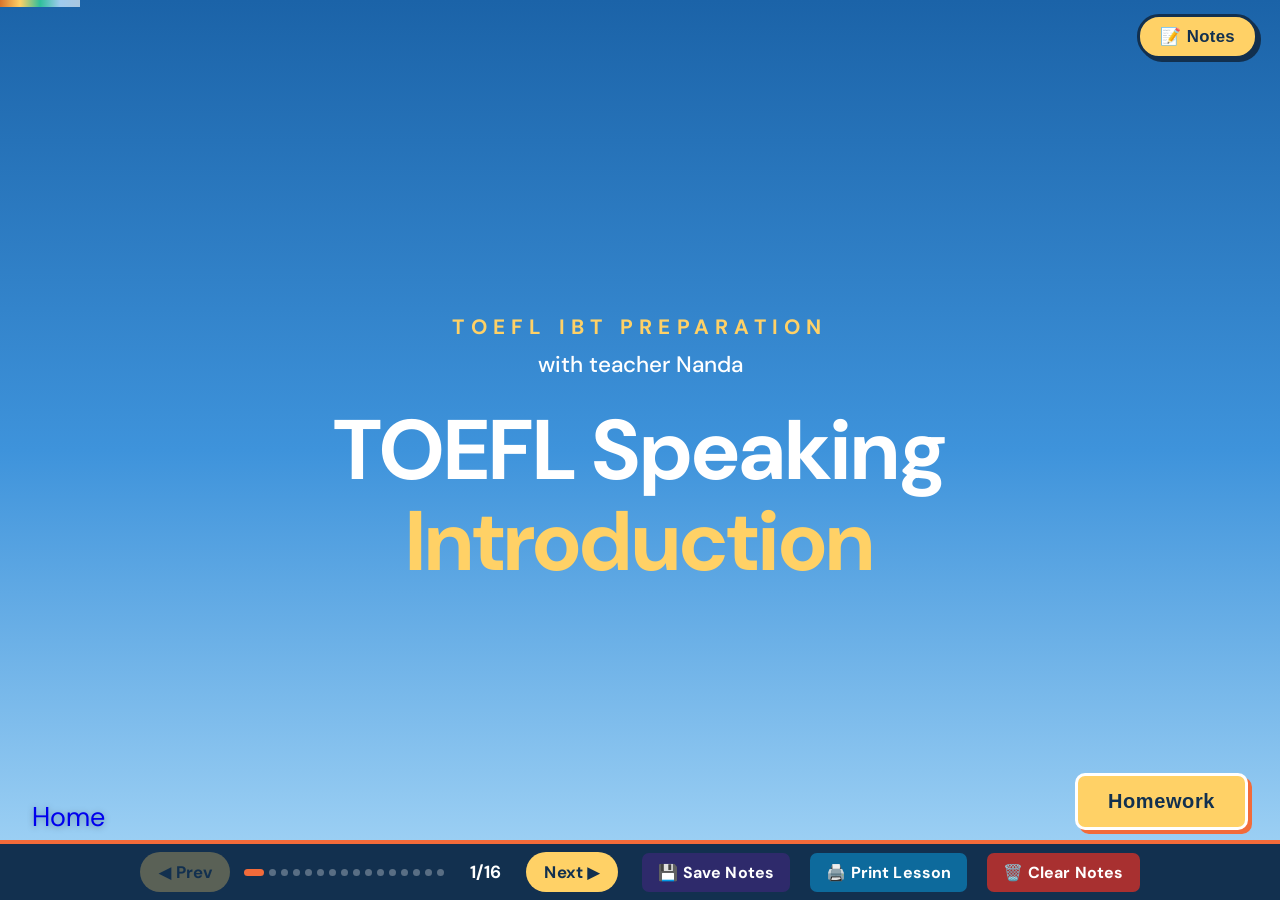
<file: TOEFL-0-Speaking-Introduction/index.html>
<!DOCTYPE html>
<html lang="en">
<head>
<meta charset="UTF-8">
<meta name="viewport" content="width=device-width, initial-scale=1.0">
<title>TOEFL Speaking Introduction</title>
<link rel="preconnect" href="https://fonts.googleapis.com">
<link href="https://fonts.googleapis.com/css2?family=Fredoka:wght@500;600;700&family=DM+Sans:wght@400;500;700;800&display=swap" rel="stylesheet">
<style>

  * { box-sizing: border-box; }
  body { margin:0; font-family:'Segoe UI', system-ui, sans-serif; background:#0A0A0A; }
  #deck { position:relative; width:100%; height:100vh; overflow:hidden; }
  .slide {
    position:absolute; inset:0; opacity:0; pointer-events:none;
    transition:opacity .35s ease; overflow-y:auto; min-height:100vh;
    display:flex; flex-direction:column; background:#fff;
  }
  .slide.active { opacity:1; pointer-events:auto; }

  /* ===== COVER / HW COVER ===== */
  #s1, #hw-cover {
    background: linear-gradient(135deg, #091117 0%, #12293b 30%, #1c4567 55%, #235986 75%, #2678bc 100%);
    align-items:center; justify-content:center;
  }
  .title-inner { position:relative; width:100%; height:100%; display:flex; flex-direction:column; align-items:center; justify-content:center; padding:40px; }
  .title-label { text-transform:uppercase; letter-spacing:.18em; font-size:1.1rem; font-weight:500; color:rgba(255,255,255,.65); margin-bottom:10px; }
  .title-sub { font-size:1.15rem; font-weight:400; color:rgba(255,255,255,.75); margin-bottom:26px; }
  .title-main { font-size:3.4rem; font-weight:900; color:#fff; line-height:1.1; text-align:center; max-width:900px; }
  .title-accent { color:#FF6B35; text-shadow:0 0 28px rgba(255,107,53,.5); }
  .hw-badge { background:rgba(255,255,255,.1); border-radius:8px; padding:7px 22px; font-size:1rem; letter-spacing:.15em; color:rgba(255,255,255,.85); text-transform:uppercase; font-weight:600; margin-bottom:32px; }

  /* ===== BANNERS ===== */
  .banner { width:100%; padding:13px 28px; font-size:1.1rem; font-weight:700; letter-spacing:.03em; display:flex; align-items:center; gap:10px; flex-shrink:0; color:#fff; }
  .banner-leadin    { background:#0b73c8; }
  .banner-listening { background:#0E7A8A; }
  .banner-speaking  { background:#D9742B; }
  .banner-grammar   { background:#294c68; }
  .banner-pron      { background:#2569a1; }
  .banner-reading   { background:#2A6B42; }
  .banner-vocab     { background:#1E7A5F; }
  .banner-video     { background:#A83232; }
  .banner-review    { background:#2E2A6B; }
  .banner-hw        { background:#1C2B3A; }

  .slide-main { flex:1; overflow-y:auto; width:100%; display:flex; flex-direction:column; padding-bottom:60px; }
  .content { padding:24px 48px 20px; flex:1; }
  h2 { font-size:1.85rem; font-weight:800; color:#1C2B3A; margin:0 0 14px; }
  .instruction { font-size:1.08rem; font-weight:700; color:#1C2B3A; margin:0 0 18px; }
  .inst-light { font-size:1.05rem; font-weight:400; color:#1C2B3A; margin:0 0 18px; line-height:1.7; }
  .discuss-label { font-size:1.08rem; font-weight:700; color:#1C2B3A; margin:0 0 14px; line-height:1.7; }
  .section-subhead { font-size:1.3rem; font-weight:800; color:#294c68; margin:24px 0 10px; }
  .discuss-list { margin:0 0 18px; padding-left:22px; line-height:1.9; font-size:1.06rem; color:#1C2B3A; }
  .discuss-list li { margin-bottom:10px; }
  .discuss-box { background:#F4F8FA; border-left:6px solid #0E7A8A; border-radius:12px; padding:16px 20px 4px; margin-top:20px; }
  .discuss-box .discuss-label { margin-bottom:10px; line-height:1.7; }
  .discuss-box .discuss-list { margin-bottom:12px; }

  /* ===== CARDS / EXERCISE CONTAINERS ===== */
  .card { background:#F4F8FA; border-radius:12px; padding:1.5rem; box-shadow:0 2px 8px rgba(0,0,0,.06); margin-bottom:20px; }
  .book-placeholder { border:2px dashed #C9A227; background:#FBF6E8; border-radius:12px; padding:32px 24px; text-align:center; color:#235075; font-weight:600; margin-bottom:20px; }
  .book-placeholder .bp-icon { font-size:2.2rem; display:block; margin-bottom:8px; }
  .book-placeholder .bp-note { font-weight:400; font-size:1.05rem; color:#9A7A2E; margin-top:6px; }
  .lead-img-wrap { text-align:center; margin-bottom:20px; }
  .lead-img { width:100%; max-height:280px; object-fit:cover; border-radius:14px; box-shadow:0 4px 16px rgba(0,0,0,.15); }
  .lead-img-caption { font-size:1.08rem; font-style:italic; font-weight:700; color:#235986; margin:12px 0 0; }

  .ex-row { font-size:1.06rem; line-height:1.7; margin-bottom:10px; color:#1C2B3A; }
  .ans-input { border:none; border-bottom:2px solid #294c68; background:transparent; font-size:1.05rem; font-weight:700; width:160px; padding:2px 4px; text-align:left; font-family:inherit; color:#1C2B3A; }
  .ans-input.small { width:120px; }
  .ans-input.wide { width:100%; margin-top:6px; }
  .ans-input.half { width:50%; margin-top:6px; }
  textarea.ans-input { display:block; min-height:70px; resize:vertical; text-align:left; }
  .ans-input:focus { outline:none; border-bottom-color:#D9742B; }
  .ans-input.correct { color:#1A7A4A; border-bottom-color:#1A7A4A; }
  .ans-input.wrong { color:#C4614A; border-bottom-color:#C4614A; }
  .ans-input.empty-warn { color:#C98A1E; border-bottom-color:#C98A1E; }

  .two-col { columns:2; column-gap:40px; }
  .two-col .ex-row { break-inside:avoid; }
  .fixed-two-col { display:grid; grid-template-columns:1fr 1fr; gap:0 40px; align-items:start; }
  .fixed-three-col { display:grid; grid-template-columns:1fr 1fr 1fr; gap:0 28px; align-items:start; }

  .btn-row { display:flex; gap:12px; justify-content:center; margin-top:22px; flex-wrap:wrap; }
  .btn-check { background:#294c68; color:#fff; border:none; border-radius:8px; padding:11px 26px; font-size:.95rem; font-weight:700; cursor:pointer; font-family:inherit; }
  .btn-reset { background:#e8e8ec; color:#333; border:none; border-radius:8px; padding:11px 26px; font-size:.95rem; font-weight:700; cursor:pointer; font-family:inherit; }
  .btn-suggest { background:#1B6E96; color:#fff; border:none; border-radius:8px; padding:11px 26px; font-size:.95rem; font-weight:700; cursor:pointer; font-family:inherit; }

  .suggest-box { display:none; background:#EAF4F6; border-left:4px solid #1B6E96; border-radius:8px; padding:16px 20px; margin-top:16px; font-size:1.05rem; line-height:1.7; color:#1C2B3A; }
  .suggest-box.show { display:block; }
  .suggest-box li { margin-bottom:6px; }

  /* circle MC */
  .circ-num { display:inline-flex; align-items:center; justify-content:center; width:24px; height:24px; border-radius:6px; font-weight:800; background:#eee; color:#294c68; margin-right:8px; font-size:.9rem; }
  .circ-opt { border:1.5px solid #ccc; border-radius:14px; padding:4px 14px; margin:2px 4px; background:#fff; cursor:pointer; font-family:inherit; font-size:1.05rem; color:#1C2B3A; }
  .circ-opt.picked { border-color:#294c68; background:#deedfa; font-weight:700; }
  .circ-opt.correct { border-color:#1A7A4A; background:#E3F5EA; color:#1A7A4A; font-weight:800; }
  .circ-opt.wrong { border-color:#C4614A; background:#deedfa; color:#C4614A; font-weight:800; }
  .example-badge { background:#2E7D32;color:#fff;display:inline-flex;align-items:center;justify-content:center;width:24px;height:24px;border-radius:6px;font-weight:800; margin-right:8px; font-size:.9rem; }

  /* classify */
  .classify-bank { display:flex; flex-wrap:wrap; gap:8px; margin-bottom:20px; }
  .classify-chip { border:1.5px solid #294c68; color:#294c68; border-radius:20px; padding:6px 16px; cursor:pointer; font-weight:700; font-size:1.05rem; background:#fff; font-family:inherit; }
  .classify-chip.selected { background:#294c68; color:#fff; }
  .classify-chip.used { opacity:.35; cursor:default; border-style:dashed; }
  .classify-cols { display:grid; grid-template-columns:repeat(2,1fr); gap:14px; }
  .classify-col { background:#fff; border:2px solid #ddd; border-radius:10px; padding:14px; min-height:70px; cursor:pointer; }
  .classify-col h4 { margin:0 0 8px; font-size:1.1rem; color:#294c68; }
  .classify-col .placed { display:inline-block; background:#deedfa; border-radius:14px; padding:3px 10px; margin:3px; font-size:1.05rem; font-weight:700; }
  .classify-col .placed.correct { background:#E3F5EA; color:#1A7A4A; }
  .classify-col .placed.wrong { background:#deedfa; color:#C4614A; }

  /* match colour pair */
  .match-wrap { display:grid; grid-template-columns:1fr 1fr; gap:40px; background:#F8FAFB; border-radius:14px; padding:1.3rem 1.4rem; }
  .match-col-head { font-weight:800; font-size:1.05rem; letter-spacing:.02em; margin-bottom:12px; padding-bottom:8px; border-bottom:2px solid #E0E6EC; }
  .match-col-head.mc-left { color:#294c68; }
  .match-col-head.mc-right { color:#2569a1; }
  .match-item { padding:11px 14px; border-radius:8px; border:1.5px solid #ddd; margin-bottom:10px; cursor:pointer; font-size:1.05rem; color:#1C2B3A; user-select:none; position:relative; transition:border-color .15s, box-shadow .15s, transform .15s; background:#fff; box-shadow:0 1px 3px rgba(0,0,0,.06); display:flex; align-items:flex-start; }
  .match-item:not(.example-pair):hover { box-shadow:0 3px 10px rgba(0,0,0,.14); transform:translateY(-1px); }
  .match-item.example-pair { cursor:default; background:#EAF6EE !important; border-color:#2E7D32 !important; }
  .match-item.c0 { border-color:#7B2D8E; border-width:3px; background:#F3E6F7; box-shadow:0 0 0 2px rgba(123,45,142,.25); }
  .match-item.c1 { border-color:#3682c1; border-width:3px; background:#e1effa; box-shadow:0 0 0 2px rgba(201,130,46,.25); }
  .match-item.c2 { border-color:#2A5A9E; border-width:3px; background:#E3EBFA; box-shadow:0 0 0 2px rgba(42,90,158,.25); }
  .match-item.c3 { border-color:#0E7A8A; border-width:3px; background:#E3F2F4; box-shadow:0 0 0 2px rgba(14,122,138,.25); }
  .match-item.c4 { border-color:#D9742B; border-width:3px; background:#F8E6EE; box-shadow:0 0 0 2px rgba(178,58,107,.25); }
  .match-item.c5 { border-color:#8C7A1E; border-width:3px; background:#F5F1DD; box-shadow:0 0 0 2px rgba(140,122,30,.25); }
  .match-item.c6 { border-color:#4A5A8C; border-width:3px; background:#E6E9F5; box-shadow:0 0 0 2px rgba(74,90,140,.25); }
  .match-item.c7 { border-color:#3E8C5E; border-width:3px; background:#E6F5EC; box-shadow:0 0 0 2px rgba(62,140,94,.25); }
  .match-item.picking { border-color:#294c68; border-width:3px; border-style:dashed; box-shadow:0 0 0 2px rgba(90,46,140,.2); }
  .match-item.correctpair { outline:3px solid #1A7A4A; background:#1A7A4A !important; color:#fff; }
  .match-item.wrongpair { outline:3px solid #C4614A; background:#C4614A !important; color:#fff; }

  /* word bank tiles */
  .wb-bank { display:flex; flex-wrap:wrap; gap:8px; margin-bottom:18px; }
  .wb-bank.book-style { border-top:3px double #333; border-bottom:1px solid #ccc; padding:12px 4px; }
  .wb-tile { border:1.5px solid #2569a1; color:#2569a1; background:#fff; border-radius:18px; padding:6px 16px; cursor:pointer; font-weight:700; font-family:inherit; font-size:1.05rem; }
  .wb-tile.used { opacity:.35; border-style:dashed; cursor:default; }
  .wb-tile.selected { background:#2569a1; color:#fff; }
  .wb-tile.example-used { opacity:.5; border-style:dashed; cursor:default; text-decoration:line-through; }
  .wb-blank { display:inline-block; min-width:90px; border-bottom:2px solid #2569a1; padding:2px 8px; margin:0 3px; cursor:pointer; font-weight:700; color:#2569a1; text-align:center; }
  .wb-blank.filled { border-style:solid; }
  .wb-blank.correct { color:#1A7A4A; border-color:#1A7A4A; }
  .wb-blank.wrong { color:#C4614A; border-color:#C4614A; }

  /* audio / video placeholders */
  .audio-box { background:#f0f4f8; border-radius:999px; padding:10px 18px; display:flex; align-items:center; gap:14px; margin-bottom:18px; }
  .audio-box audio { width:100%; }
  .speaker-grid { display:grid; grid-template-columns:repeat(4,1fr); gap:16px; margin-bottom:22px; }
  .speaker-card { background:#F4F8FA; border-radius:14px; padding:12px; }
  .speaker-card img { width:100%; height:120px; object-fit:cover; border-radius:10px; display:block; }
  .speaker-card .sp-name { font-size:1.05rem; font-weight:800; color:#1C2B3A; margin:10px 0 8px; text-align:center; }
  .speaker-card .audio-box { margin-bottom:0; padding:6px 10px; }
  .who-table { border:1px solid #E2E8E2; border-radius:12px; overflow:hidden; }
  .who-row { display:grid; grid-template-columns:1fr repeat(4,86px); align-items:center; gap:8px; padding:9px 14px; border-bottom:1px solid #E2E8E2; font-size:1.06rem; line-height:1.5; color:#1C2B3A; }
  .who-row:last-child { border-bottom:none; }
  .who-row.who-head { background:#F4F8FA; font-weight:800; }
  .who-row.who-head span { text-align:center; }
  .who-row.who-head span:first-child { text-align:left; }
  .who-row .circ-opt { width:100%; margin:0; text-align:center; padding:4px 0; }
  .video-box { background:#1C2B3A; border-radius:14px; padding:16px 20px; margin-bottom:18px; }
  .video-box video { width:100%; border-radius:8px; display:block; }
  .video-box p { color:#fff; font-size:1.05rem; margin:0 0 10px; font-weight:700; letter-spacing:.02em; }
  .glossary-note { font-size:1.05rem; color:#666; font-style:italic; margin-top:10px; }
  .glossary-box { background:#F4F8FA; border-radius:10px; padding:14px 18px; margin-bottom:16px; }
  .glossary-box h4 { margin:0 0 8px; font-size:1rem; color:#294c68; }
  .glossary-box p { margin:0 0 6px; font-size:1.05rem; line-height:1.7; color:#1C2B3A; }
  .glossary-box b { color:#1C2B3A; }

  /* answer key toggle */
  .akey-box { display:none; background:#F3EEF7; border-left:4px solid #294c68; border-radius:8px; padding:16px 20px; margin-top:16px; font-size:1.05rem; line-height:1.7; color:#1C2B3A; }
  .akey-box.show { display:block; }
  .akey-box li { margin-bottom:8px; }
  .btn-akey { background:#294c68; color:#fff; border:none; border-radius:8px; padding:11px 26px; font-size:.95rem; font-weight:700; cursor:pointer; font-family:inherit; }

  /* grammar theory / form reference */
  .gram-box { background:#F4F8FA; border-radius:12px; padding:18px 22px; margin-bottom:16px; border-left:6px solid #294c68; }
  .gram-box h3 { margin:0 0 8px; font-size:1.1rem; color:#294c68; }
  .gram-box p { font-size:1.06rem; line-height:1.7; color:#1C2B3A; margin:0 0 8px; }
  .gram-box .hl { font-weight:800; color:#294c68; }
  .gram-box ul { margin:6px 0 0; padding-left:20px; font-size:1.05rem; line-height:1.8; color:#1C2B3A; }
  .gram-note { background:#FDF3D6; border-left:4px solid #C9A227; border-radius:8px; padding:14px 18px; font-size:1.05rem; color:#235075; margin-top:6px; line-height:1.7; }
  .gram-mistake { background:#FDEBEA; border-left:4px solid #C4614A; border-radius:8px; padding:14px 18px; font-size:1.05rem; color:#235075; margin-top:10px; line-height:1.7; }
  .gram-mistake s { color:#922B21; }
  .ex-example-centered { text-align:center; font-size:1.06rem; font-style:italic; color:#1A5030; background:#EAF6EE; border-radius:10px; padding:14px 24px; margin:0 0 22px; font-weight:600; line-height:1.7; }
  .ex-example-centered .ex-tag { display:block; font-style:normal; font-weight:800; letter-spacing:.06em; font-size:.78rem; text-transform:uppercase; color:#2F7A52; margin-bottom:6px; }

  /* CCQ box */
  .gx-two { display:grid; grid-template-columns:3fr 2fr; gap:20px; align-items:start; }
  .gx-board { background:#F4F8FA; border-radius:10px; padding:14px 18px; }
  .gx-board h4, .gx-h { margin:0 0 10px; color:#294c68; font-size:1.1rem; }
  .gx-board .ex-row { margin-bottom:8px; line-height:1.6; }
  mark.gx-if { background:#E7EAF7; color:#3B4C99; font-weight:800; padding:1px 6px; border-radius:5px; }
  mark.gx-main { background:#dbeefd; color:#085492; font-weight:800; padding:1px 6px; border-radius:5px; }
  .ccq-box { background:#F4F8FA; border-radius:10px; padding:14px 18px; margin:14px 0; }
  .ccq-label { font-weight:700; color:#294c68; margin-bottom:8px; font-size:1.05rem; }
  .ccq-list { list-style:none; margin:0; padding:0; display:flex; flex-direction:column; gap:8px; }
  .ccq-list li { font-size:1.05rem; color:#1C2B3A; line-height:1.7; }
  .ccq-list em { color:#294c68; font-weight:700; font-style:normal; }
  .ccq-reveal-btn { background:#294c68; color:#fff; border:none; border-radius:20px; padding:4px 14px; font-size:1.05rem; font-weight:700; cursor:pointer; margin-right:10px; }
  .ccq-reveal-btn:hover { background:#7A45B5; }
  .ccq-answer { display:none; color:#1A5030; font-weight:600; }
  .ccq-answer.show { display:inline; }

  /* speaking interview cards */
  /* ---- Risk Bingo ---- */
  .bingo-layout { display:grid; grid-template-columns:auto 1fr; gap:26px; align-items:start; }
  .bingo-card { display:grid; grid-template-columns:repeat(4,72px); gap:8px; }
  .bingo-cell { height:72px; border-radius:12px; border:2px solid #D9742B; background:#fff; color:#D9742B; font-family:inherit; font-size:1.6rem; font-weight:800; cursor:default; display:flex; align-items:center; justify-content:center; transition:background .25s, color .25s, transform .25s; }
  .bingo-cell.marked { background:#D9742B; color:#fff; transform:scale(.94); }
  .bingo-cell.inline { box-shadow:0 0 0 4px #F2C14E; }
  .bingo-ball { width:120px; height:120px; border-radius:50%; background:#D9742B; color:#fff; font-size:3rem; font-weight:800; display:flex; align-items:center; justify-content:center; margin:0 auto 16px; box-shadow:0 6px 18px rgba(178,58,107,.35); }
  .bingo-ball.empty { background:#F0E4EA; color:#D9742B; }
  .bingo-prompt { background:#F8F0F4; border-left:6px solid #D9742B; border-radius:12px; padding:18px 22px; min-height:150px; }
  .bingo-area { font-size:1.05rem; font-weight:800; color:#D9742B; margin:0 0 8px; text-transform:uppercase; letter-spacing:.04em; }
  .bingo-q { font-size:1.15rem; line-height:1.6; color:#1C2B3A; margin:0; }
  .bingo-status { text-align:center; font-size:1.05rem; font-weight:700; color:#1C2B3A; margin-top:14px; min-height:1.6em; }
  .bingo-status.win { color:#D9742B; font-size:1.25rem; }

  /* image placeholder */
  .img-placeholder { background:linear-gradient(135deg,#e1effa,#c3ddf2); border-radius:10px; display:flex; flex-direction:column; align-items:center; justify-content:center; color:#235986; font-size:.95rem; font-weight:600; border:2px dashed #71a7d4; margin:8px 0; padding:24px; text-align:center; min-height:120px; }
  .img-placeholder .ip-icon { font-size:1.8rem; margin-bottom:6px; }
  .photo-grid { display:grid; grid-template-columns:repeat(2,1fr); gap:14px; margin-bottom:16px; }
  .photo-item { position:relative; }
  .photo-item .img-placeholder { min-height:140px; margin:0; }
  .photo-num { position:absolute; top:8px; left:8px; background:#1C2B3A; color:#fff; width:26px; height:26px; border-radius:50%; display:flex; align-items:center; justify-content:center; font-weight:800; font-size:.9rem; }
  .photo-label { margin-top:6px; }
  .photo-label .wb-blank { display:block; width:100%; text-align:center; }

  /* article */
  .article-box { background:#FAFAF8; border-radius:12px; padding:20px 24px; margin-bottom:16px; border:1px solid #eee; }
  .article-box h3 { font-size:1.3rem; font-weight:900; color:#1C2B3A; margin:0 0 4px; line-height:1.3; }
  .article-box h3 .hl { background:#A83232; color:#fff; padding:2px 8px; border-radius:4px; }
  .article-box p { font-size:1.05rem; line-height:1.75; color:#1C2B3A; margin:0 0 14px; }
  .article-box p:last-child { margin-bottom:0; }

  /* checkbox tick list */
  .tick-list { display:flex; flex-direction:column; gap:8px; margin:10px 0 18px; }
  .tick-item { display:flex; align-items:center; gap:12px; padding:9px 14px; border:1.5px solid #ddd; border-radius:8px; cursor:pointer; font-size:1.05rem; color:#1C2B3A; background:#fff; transition:all .15s; }
  .tick-item:hover { border-color:#2A6B42; }
  .tick-box { width:22px; height:22px; border:2px solid #999; border-radius:5px; flex-shrink:0; display:flex; align-items:center; justify-content:center; font-size:.85rem; color:#fff; font-weight:800; }
  .tick-item.picked { border-color:#2A6B42; background:#EAF6EE; }
  .tick-item.picked .tick-box { background:#2A6B42; border-color:#2A6B42; }
  .tick-item.correct { border-color:#1A7A4A; background:#E3F5EA; }
  .tick-item.correct .tick-box { background:#1A7A4A; border-color:#1A7A4A; }
  .tick-item.wrong { border-color:#C4614A; background:#deedfa; }
  .tick-item.wrong .tick-box { background:#C4614A; border-color:#C4614A; }
  .tick-item.missed { border-color:#C98A1E; background:#FDF3D6; }

  /* dice */
  .dice-box { text-align:center; background:#F4F8FA; border-radius:14px; padding:30px; }
  .die-face { font-size:3.5rem; margin-bottom:16px; }
  .dice-prompt { font-size:1.15rem; font-weight:700; color:#1C2B3A; margin-top:16px; min-height:30px; }
  .book-hl { background:#D9D9D9; padding:1px 5px; border-radius:3px; }

  /* review */
  .review-grid { display:grid; grid-template-columns:1fr 1fr; gap:14px; margin:10px 0; }

  /* score scale (Listening 1a) */
  .score-card { background:#F4F8FA; border-radius:12px; padding:18px 22px; margin-bottom:16px; }
  .env-row { display:grid; grid-template-columns:1fr auto; align-items:center; gap:16px; padding:9px 0; border-bottom:1px solid #e2e8e2; font-size:1.05rem; color:#1C2B3A; }
  .env-row:last-child { border-bottom:none; }
  .env-row .env-label { min-width:0; }
  .env-scale { display:flex; gap:6px; }
  .scale-head { display:grid; grid-template-columns:1fr auto; gap:16px; align-items:end; padding-bottom:8px; }
  .scale-head .scale-anchors { display:flex; gap:6px; }
  .scale-head .scale-anchors span { width:32px; text-align:center; font-size:.7rem; line-height:1.2; color:#5A6B7A; font-style:italic; }
  .env-pill { width:32px; height:32px; border-radius:50%; border:1.5px solid #0E7A8A; color:#0E7A8A; background:#fff; cursor:pointer; font-weight:700; font-size:.95rem; display:flex; align-items:center; justify-content:center; font-family:inherit; }
  .env-pill.picked { background:#0E7A8A; color:#fff; }

  /* ===== NAV / NOTES / HOME ===== */
  #notesBtn { position:fixed; top:14px; right:22px; z-index:1000; background:rgba(10,40,54,.88); color:#fff; border:none; padding:9px 20px; border-radius:22px; cursor:pointer; font-size:.92rem; font-weight:600; letter-spacing:.02em; transition:background .2s; backdrop-filter:blur(4px); }
  #notesBtn:hover { background:rgba(10,40,54,1); }
  #notesDragHandle { cursor: move; user-select: none; padding: 2px 8px; margin-right: 4px; opacity: .55; font-size: .95rem; border-radius: 4px; display: inline-block; }
  #notesDragHandle:hover { opacity: 1; background: rgba(255,255,255,.15); }
  #notesPanel.dragging { transition: none !important; }
  #homeBtn { position:fixed; top:14px; left:50%; transform:translateX(-50%); z-index:1000; display:none; background:rgba(10,40,54,.88); color:#fff; border:none; width:38px; height:38px; border-radius:50%; cursor:pointer; font-size:1.1rem; align-items:center; justify-content:center; transition:background .2s; backdrop-filter:blur(4px); }
  #homeBtn:hover { background:rgba(20,96,122,.95); }
  #notesPanel { position:fixed; top:54px; right:22px; z-index:999; width:360px; max-height:0; overflow:hidden; transition:max-height .35s ease, opacity .25s ease; opacity:0; border-radius:14px; }
  #notesPanel.open { max-height:320px; opacity:1; }
  #notesPanel.cover { left:50%; right:auto; top:56px; transform:translateX(-50%); width:min(760px,94vw); max-height:calc(100vh - 110px) !important; display:flex; flex-direction:column; }
  #notesPanel.cover #notesTA { min-height:calc(100vh - 210px) !important; max-height:calc(100vh - 210px) !important; overflow-y:auto; }
  #notesToolbar { display:flex; gap:5px; padding:6px 10px; background:rgba(10,40,54,.7); border-radius:10px 10px 0 0; align-items:center; flex-wrap:wrap; }
  #notesToolbar button { background:rgba(255,255,255,.12); border:none; border-radius:5px; color:#fff; font-size:.85rem; padding:3px 9px; cursor:pointer; font-family:inherit; transition:background .15s; }
  #notesToolbar button:hover { background:rgba(255,255,255,.25); }
  #notesTA { width:100%; min-height:220px; max-height:260px; padding:14px; border:none; border-radius:0 0 14px 14px; outline:none; font-size:1rem; line-height:1.55; background:rgba(10,40,54,.92); color:#fff; font-family:inherit; backdrop-filter:blur(6px); box-sizing:border-box; overflow-y:auto; }
  #notesTA:empty::before { content:attr(data-placeholder); color:rgba(255,255,255,.4); pointer-events:none; }
  #notesTA [style*="background-color"] { color:#1a1a1a !important; }
  #nav { position:fixed; bottom:0; left:0; right:0; height:52px; background:rgba(10,40,54,.96); z-index:500; display:flex; align-items:center; justify-content:center; gap:14px; }
  #nav button { background:rgba(255,255,255,.12); color:#fff; border:none; border-radius:7px; padding:7px 16px; font-size:.95rem; cursor:pointer; font-family:inherit; }
  #nav button:disabled { opacity:.35; cursor:default; }
  #dots { display:flex; gap:5px; flex-wrap:wrap; max-width:360px; justify-content:center; }
  .dot { width:7px; height:7px; border-radius:50%; background:rgba(255,255,255,.3); cursor:pointer; }
  .dot.active { background:#FF6B35; }
  #counter { color:#fff; font-size:.9rem; min-width:54px; text-align:center; }

  /* print */
  .slide-notes-print { display:none; }
  .lesson-link-print { display:none; }
  @media print {
    @page { margin:1.2cm; }
    * { -webkit-print-color-adjust:exact !important; print-color-adjust:exact !important; }
    html, body { height:auto !important; overflow:visible !important; background:#fff !important; display:block !important; }
    #deck { overflow:visible !important; height:auto !important; display:block !important; position:static !important; }
    #notesBtn, #notesPanel, #nav, #homeBtn { display:none !important; }
    body.print-all .slide { display:flex !important; flex-direction:column !important; position:relative !important; inset:auto !important; opacity:1 !important; padding:16px 24px !important; page-break-after:always; break-after:page; min-height:0 !important; height:auto !important; }
    .slide * { flex:none !important; height:auto !important; min-height:0 !important; max-height:none !important; }
    .slide-main, .content { overflow:visible !important; }
    img, video { max-height:240px !important; width:auto !important; max-width:100% !important; object-fit:contain !important; }
    body.print-all .slide::before { content:"TOEFL Lesson 0 \2014  Speaking Introduction"; display:block !important; font-size:10px; color:#999; font-family:'Segoe UI', Arial, sans-serif; padding-bottom:5px; border-bottom:1px solid #ddd; margin-bottom:8px; }
    body.print-all #s1::before { display:none !important; }
    .lesson-link-print { display:block !important; padding:28px 32px; margin-bottom:20px; background:linear-gradient(135deg, #091117 0%, #12293b 30%, #1c4567 55%, #235986 75%, #2678bc 100%); border-radius:12px; text-align:center; font-family:'Segoe UI', Arial, sans-serif; }
    .lesson-link-print .lp-title { display:block; font-size:30px; font-weight:900; color:#fff; margin-bottom:10px; letter-spacing:.01em; line-height:1.2; }
    .lesson-link-print .lp-sub { display:block; font-size:20px; color:rgba(255,255,255,.88); font-weight:500; }
    .lesson-link-print a { color:#FF6B35; font-weight:800; text-decoration:underline; font-size:20px; }
    .slide-notes-print { display:block !important; margin-top:12px; padding:10px 14px; border-top:2px solid #0E5A8A; background:#E3F2FD; border-radius:6px; font-size:12px; line-height:1.6; color:#1A1A2E; }
    .slide-notes-print-label { font-size:10px; font-weight:800; color:#0E5A8A; text-transform:uppercase; letter-spacing:1px; margin-bottom:4px; display:block; }
    .card-body, .card-body * { color:#1a1a1a !important; }
  }



  /* =====================================================================
     Empower design layer
     Café / cup / menu-board look.
     Palette: navy #1a2b38 · coral #D9742B · sky #9fcaee · mint #2FBF9B · lemon #FFD166 · lilac #a9c7e0
     ===================================================================== */
  :root { --navy:#12304F; --coral:#F26B3A; --sky:#9AD1F5; --mint:#2FBF9B; --lemon:#FFD166; --lilac:#BFD9F2; --paper:#FFFFFF; --mist:#EAF5FF; }
  body { font-family:'DM Sans','Segoe UI',system-ui,sans-serif; background:var(--navy); }
  .slide { background:#FFFFFF; }
  .slide-main { padding-bottom:70px; margin-top:6px; }

  /* ---------- progress bar: row of chat dots ---------- */
  #progBar { position:fixed; top:0; left:0; height:7px; width:0; z-index:1200; transition:width .45s ease; pointer-events:none;
    background:linear-gradient(90deg,#D9742B,#FFD166,#2FBF9B,#9fcaee,#a9c7e0); }

  /* ---------- covers ---------- */
  #s1, #hw-cover { background:radial-gradient(circle at 25% 20%, #294c68 0%, #1a2b38 60%, #0b151e 100%); }
  .title-label { color:var(--lemon); font-weight:800; letter-spacing:.3em; }
  .title-sub { color:rgba(255,255,255,.82); }
  .title-main { font-family:'Fredoka','Segoe UI',sans-serif; font-weight:600; color:#fff; line-height:1.08; max-width:1100px; font-size:clamp(3rem,6.6vw,5.8rem); position:relative; z-index:3; }
  .title-accent { color:var(--coral); text-shadow:none; }
  .hw-badge, #hw-cover .title-inner > div:first-child { background:var(--lemon); color:var(--navy) !important; font-weight:800; border-radius:999px; }
  #s1 button[onclick^="goToId"] { background:var(--lemon) !important; color:var(--navy) !important; border:3px solid #fff !important; box-shadow:4px 4px 0 var(--coral); font-weight:800 !important; transition:transform .15s, box-shadow .15s; }
  #s1 button[onclick^="goToId"]:hover { transform:translate(-2px,-2px); box-shadow:6px 6px 0 var(--coral); }
  #s1::after, #hw-cover::after { display:none; }
  .cover-bubble { position:absolute; z-index:1; padding:16px 26px; border-radius:26px; font-family:'Fredoka','Segoe UI',sans-serif; font-weight:600; font-size:clamp(1.15rem,2.2vw,1.9rem); color:var(--navy); box-shadow:0 10px 0 rgba(0,0,0,.18); animation:aefFloat 6s ease-in-out infinite; pointer-events:none; }
  .cover-bubble::after { content:""; position:absolute; bottom:-16px; left:30px; border:10px solid transparent; border-top:16px solid var(--tail); border-bottom:0; }
  .cover-bubble.cb1 { top:9%; left:6%; background:var(--lemon); --tail:#FFD166; }
  .cover-bubble.cb2 { top:14%; right:7%; background:var(--sky); --tail:#9fcaee; animation-delay:-2s; }
  .cover-bubble.cb3 { bottom:22%; left:8%; background:var(--mint); --tail:#2FBF9B; animation-delay:-4s; }
  .cover-bubble.cb4 { bottom:26%; right:9%; background:var(--lilac); --tail:#a9c7e0; animation-delay:-1s; }
  .cover-bubble span { color:var(--navy); }
  .cover-bubble.cb2::after, .cover-bubble.cb4::after { left:auto; right:34px; }
  @keyframes aefFloat { 0%,100% { transform:translateY(0) rotate(-1.5deg); } 50% { transform:translateY(-14px) rotate(1.5deg); } }

  /* ---------- banners ---------- */
  .banner { position:relative; font-family:'Fredoka','Segoe UI',sans-serif; font-weight:600; letter-spacing:.04em; font-size:1.15rem; padding:14px 48px; margin-bottom:22px; }
  .banner::after { content:""; position:absolute; left:48px; bottom:-11px; width:150px; height:14px;
    background:radial-gradient(circle,#D9742B 5px,transparent 6px) 0 0/30px 14px repeat-x,
               radial-gradient(circle,#FFD166 5px,transparent 6px) 30px 0/90px 14px repeat-x; opacity:1; }
  .banner-bridge { background:#226194; }
  .banner-leadin { background:#B5382C; }
  .banner-vocab { background:#10675A; }
  .banner-speaking { background:#2569a1; }
  .banner-grammar { background:#5E4B8B; }
  .banner-pron { background:#1a64a1; }
  .banner-listening { background:#1B5E86; }
  .banner-review { background:#1a2b38; }
  .banner-hw { background:#1a2b38; }

  /* ---------- typography ---------- */
  h2 { font-family:'Fredoka','Segoe UI',sans-serif; font-weight:600; color:var(--navy); font-size:2.2rem; line-height:1.15; margin-bottom:12px; }
  h2::after { content:""; display:block; width:90px; height:8px; margin-top:8px; border-radius:8px;
    background:repeating-linear-gradient(90deg,#D9742B 0 18px,#FFD166 18px 36px,#2FBF9B 36px 54px,#9fcaee 54px 72px,#a9c7e0 72px 90px); }
  .instruction { color:var(--navy); border-left:7px solid var(--coral); padding-left:16px; }
  .inst-light { color:#1d3549; }
  .discuss-label, .ex-row, .discuss-list { color:var(--navy); }
  .section-subhead { color:var(--coral); font-family:'Fredoka','Segoe UI',sans-serif; font-weight:600; }

  /* ---------- cards & boxes ---------- */
  .card, .gram-box, .glossary-box, .ccq-box, .discuss-box, .match-wrap, .article-box, .dice-box, .roul-prompt, .nametag, .form-badge, .qa-table-wrap {
    background:#fff; border:3px solid var(--navy); border-radius:20px; box-shadow:6px 6px 0 var(--sky); }
  .gram-box { border-left:14px solid var(--lilac); }
  .gram-box h3, .glossary-box h4, .ccq-label, .gx-h { color:var(--navy); font-family:'Fredoka','Segoe UI',sans-serif; font-weight:600; }
  .gram-box h3, .glossary-box h4 { display:inline-block; background:var(--navy); color:var(--lemon); padding:4px 16px; border-radius:999px; }
  .gram-box .hl { color:var(--navy); background:var(--lemon); padding:0 7px; border-radius:6px; font-weight:800; }
  .gram-note { background:#FFF3C4; border:3px solid var(--navy); border-left-width:10px; color:#3D2F00; border-radius:14px; }
  .gram-mistake { background:#FFE3DF; border:3px solid var(--navy); border-left-width:10px; color:#0c3556; border-radius:14px; }
  .ex-example-centered { background:#E2F8EF; color:#0C5A46; border:3px dashed var(--mint); border-radius:16px; }
  .ex-example-centered .ex-tag { color:#0C5A46; }
  .discuss-box { border-left:14px solid var(--mint); }
  .suggest-box { background:#d8ecfd; border:3px solid var(--navy); border-left-width:10px; border-radius:14px; }
  .akey-box { background:#FFF3C4; border:3px solid var(--navy); border-left-width:10px; border-radius:14px; }
  .book-placeholder, .img-placeholder { background:repeating-linear-gradient(135deg,#e7f4fe 0 18px,#c7e4fc 18px 36px); border:3px dashed var(--navy); color:var(--navy); border-radius:18px; font-size:1.05rem; }
  .img-placeholder .ip-icon { font-size:2rem; }
  .ccq-box { background:#e7f4fe; box-shadow:none; }
  .ccq-reveal-btn { background:var(--navy); color:var(--lemon); font-size:1.05rem; }
  .ccq-reveal-btn:hover { background:#294c68; }
  .ccq-list em { color:#25659a; }
  .ccq-answer { color:#0C5A46; }
  .ccq-list li { color:var(--navy); }

  /* ---------- answer fields ---------- */
  .ans-input { border-bottom:3px solid var(--navy); background:rgba(255,216,77,.30); border-radius:6px 6px 0 0; color:var(--navy); text-align:left; }
  .ans-input:focus { border-bottom-color:var(--coral); background:rgba(255,216,77,.55); }
  .ans-input.correct { color:#1A7A4A; border-bottom-color:#1A7A4A; background:#E3F5EA; }
  .ans-input.wrong { color:#C4614A; border-bottom-color:#C4614A; background:#deedfa; }
  .ans-input.empty-warn { color:#2270b0; border-bottom-color:#E4A03A; background:#d8ecfd; }

  /* ---------- buttons ---------- */
  .btn-check, .btn-reset, .btn-suggest, .btn-akey, .btn-roul { border:3px solid var(--navy); border-radius:999px; box-shadow:4px 4px 0 var(--navy); transition:transform .12s, box-shadow .12s; font-size:1.05rem; cursor:pointer; font-family:inherit; font-weight:800; padding:10px 26px; }
  .btn-check { background:var(--lemon); color:var(--navy); }
  .btn-reset { background:#fff; color:var(--navy); }
  .btn-suggest { background:var(--sky); color:var(--navy); }
  .btn-akey { background:var(--coral); color:var(--navy); }
  .btn-roul { background:var(--mint); color:var(--navy); font-size:1.15rem; padding:12px 30px; }
  .btn-check:hover, .btn-reset:hover, .btn-suggest:hover, .btn-akey:hover, .btn-roul:hover { transform:translate(-2px,-2px); box-shadow:6px 6px 0 var(--navy); }
  .btn-check:active, .btn-reset:active, .btn-suggest:active, .btn-akey:active, .btn-roul:active { transform:translate(2px,2px); box-shadow:1px 1px 0 var(--navy); }

  /* ---------- choices, tiles, ticks ---------- */
  .circ-num { background:var(--navy); color:var(--lemon); }
  .example-badge { background:#2E7D32; color:#fff; }
  .circ-opt { display:inline-block; white-space:nowrap; border:2px solid var(--navy); color:var(--navy); transition:transform .12s, background .12s; }
  .circ-sep { margin:0 2px; color:var(--navy); font-weight:700; }
  .classify-chip, .wb-tile { border:2px solid var(--navy); color:var(--navy); transition:transform .12s, background .12s; }
  .circ-opt:hover, .classify-chip:hover, .wb-tile:hover { background:#FFE98A; transform:translateY(-2px); }
  .circ-opt.picked, .classify-chip.selected, .wb-tile.selected { background:var(--lemon); border-color:var(--navy); color:var(--navy); font-weight:800; }
  .circ-opt.correct { border-color:#1A7A4A; background:#E3F5EA; color:#1A7A4A; }
  .circ-opt.wrong { border-color:#C4614A; background:#deedfa; color:#C4614A; }
  .classify-col { border:3px solid var(--navy); border-radius:16px; }
  .classify-col h4 { color:var(--navy); }
  .classify-col .placed { background:#FFE98A; border:2px solid var(--navy); }
  .classify-col .placed.correct { background:#E3F5EA; color:#1A7A4A; border-color:#1A7A4A; }
  .classify-col .placed.wrong { background:#deedfa; color:#C4614A; border-color:#C4614A; }
  .wb-bank.book-style { border-top:3px double var(--navy); }
  .wb-blank { border-bottom:3px solid var(--navy); color:var(--navy); }
  .wb-blank.correct { color:#1A7A4A; border-color:#1A7A4A; }
  .wb-blank.wrong { color:#C4614A; border-color:#C4614A; }
  .match-col-head.mc-left, .match-col-head.mc-right { color:var(--navy); border-bottom:3px solid var(--coral); }
  .match-wrap { background:#fff; }
  .match-item { border:2px solid var(--navy); border-radius:14px; }
  .match-item.picking { border-color:var(--navy); }
  .match-item.example-pair { background:#E3F5EA !important; }

  /* ---------- audio ---------- */
  .audio-box { background:var(--sky); border:3px solid var(--navy); box-shadow:4px 4px 0 var(--navy); }
  .audio-box.pending { background:repeating-linear-gradient(135deg,#d8ecfd 0 14px,#bbdaf4 14px 28px); border-style:dashed; box-shadow:none; }

  /* ---------- nav chrome ---------- */
  #notesBtn, #homeBtn { background:var(--lemon); color:var(--navy); border:3px solid var(--navy); box-shadow:3px 3px 0 var(--navy); backdrop-filter:none; font-weight:800; }
  #notesBtn:hover, #homeBtn:hover { background:#FFE98A; }
  #nav { background:var(--navy); border-top:4px solid var(--coral); }
  #nav button { font-weight:800; border-radius:999px; transition:transform .12s; }
  #nav button#prevBtn, #nav button#nextBtn { background:var(--lemon); color:var(--navy); }
  #nav button:hover:not(:disabled) { transform:translateY(-2px); }
  #nav button:disabled { opacity:.3; }
  .dot { background:rgba(255,255,255,.3); transition:all .2s; }
  .dot.active { background:var(--coral); width:20px; border-radius:6px; }
  #counter { color:#fff; font-weight:700; }

  /* ---------- NEW COMPONENTS ---------- */
  /* name badge */
  .nametag { max-width:420px; margin:0 auto 18px; overflow:hidden; text-align:center; box-shadow:6px 6px 0 var(--coral); }
  .nametag .nt-top { background:var(--coral); color:#fff; font-family:'Fredoka','Segoe UI',sans-serif; font-weight:600; font-size:1.7rem; letter-spacing:.14em; padding:8px 0 2px; }
  .nametag .nt-mid { background:var(--coral); color:#fff; font-weight:700; font-size:1.05rem; letter-spacing:.1em; padding:0 0 10px; }
  .nametag .nt-name { padding:18px 20px 22px; }
  .nametag input { width:100%; border:none; border-bottom:3px solid var(--navy); font-family:'Fredoka','Segoe UI',sans-serif; font-size:1.7rem; text-align:left; color:var(--navy); background:transparent; padding:2px 4px; }
  .nametag input:focus { outline:none; border-bottom-color:var(--coral); }

  /* party cards */
  .party-grid { display:grid; grid-template-columns:repeat(3,1fr); gap:20px; margin-bottom:10px; }
  .party-card { background:#fff; border:3px solid var(--navy); border-radius:22px; padding:18px 20px 20px; box-shadow:6px 6px 0 var(--lemon); position:relative; }
  .party-card:nth-child(2) { box-shadow:6px 6px 0 var(--mint); }
  .party-card:nth-child(3) { box-shadow:6px 6px 0 var(--lilac); }
  .party-card .pc-icon { font-size:2.2rem; line-height:1; }
  .party-card h4 { font-family:'Fredoka','Segoe UI',sans-serif; font-weight:600; font-size:1.35rem; color:var(--navy); margin:6px 0 8px; }
  .party-card p { font-size:1.08rem; line-height:1.65; color:var(--navy); margin:0 0 10px; }
  .party-card .ans-input { width:100%; }

  /* speech bubbles for model dialogues */
  .chat { display:flex; flex-direction:column; gap:10px; margin:10px 0 16px; }
  .bub { max-width:78%; padding:12px 18px; border-radius:20px; font-size:1.08rem; line-height:1.55; color:var(--navy); border:3px solid var(--navy); position:relative; }
  .bub.a { background:#d8ecfd; align-self:flex-start; border-bottom-left-radius:4px; }
  .bub.b { background:#FFF3C4; align-self:flex-end; border-bottom-right-radius:4px; }
  .bub b.you { color:var(--coral); text-decoration:underline; text-decoration-thickness:3px; }
  .bub .who { display:block; font-size:1.05rem; font-weight:800; opacity:.75; margin-bottom:2px; }

  /* warm-up flip cards */
  .wu-grid { display:grid; grid-template-columns:repeat(3,1fr); gap:20px; margin-bottom:16px; }
  .wu-card { background:#fff; border:3px solid var(--navy); border-radius:22px; padding:18px 18px 16px; box-shadow:6px 6px 0 var(--sky); position:relative; display:flex; flex-direction:column; gap:12px; }
  .wu-card:nth-child(3n+2) { box-shadow:6px 6px 0 var(--coral); }
  .wu-card:nth-child(3n) { box-shadow:6px 6px 0 var(--mint); }
  .wu-ans { background:var(--navy); color:#fff; border-radius:18px 18px 18px 4px; padding:14px 18px; font-size:1.2rem; font-weight:700; line-height:1.4; font-family:'Fredoka','Segoe UI',sans-serif; }
  .wu-q { display:none; background:#FFF3C4; border:3px solid var(--navy); border-radius:14px; padding:10px 14px; font-size:1.08rem; font-weight:700; color:var(--navy); }
  .wu-q.show { display:block; }
  .wu-card .ccq-reveal-btn { align-self:flex-start; margin:0; }
  .quote-card { background:linear-gradient(135deg,#e7f4fe 0%,#d8ecfd 100%); border:3px solid var(--navy); border-left:14px solid var(--coral); border-radius:20px; padding:20px 26px; margin-top:20px; }
  .quote-card .q-text { font-family:'Fredoka','Segoe UI',sans-serif; font-size:1.55rem; font-weight:500; color:var(--navy); margin:0 0 8px; line-height:1.4; }
  .quote-card .q-by { font-size:1.08rem; font-weight:700; color:#346186; margin:0; }

  /* photo strip */
  .photo-strip { display:grid; grid-template-columns:repeat(4,1fr); gap:14px; margin-top:20px; }
  .photo-strip .img-placeholder { margin:0; min-height:120px; padding:14px; font-size:1.05rem; }

  /* verb flip cards */
  .verb-grid { display:grid; grid-template-columns:repeat(3,1fr); gap:16px; }
  .verb-card { background:#fff; border:3px solid var(--navy); border-radius:18px; padding:14px 16px; cursor:pointer; box-shadow:5px 5px 0 var(--lilac); transition:transform .12s, box-shadow .12s; min-height:116px; text-align:left; font-family:inherit; }
  .verb-card:hover { transform:translate(-2px,-2px); box-shadow:7px 7px 0 var(--lilac); }
  .verb-card .vc-verb { display:block; font-family:'Fredoka','Segoe UI',sans-serif; font-weight:600; font-size:1.55rem; color:var(--navy); }
  .verb-card .vc-partner { display:none; font-size:1.12rem; font-weight:700; color:#0C5A46; margin-top:8px; background:#E2F8EF; border-radius:10px; padding:6px 12px; }
  .verb-card.open .vc-partner { display:block; }
  .verb-card.open { box-shadow:5px 5px 0 var(--mint); }
  .verb-card .vc-hint { display:block; font-size:1.05rem; color:#496b87; margin-top:6px; }
  .verb-card.open .vc-hint { display:none; }

  /* roulette */
  .roul-layout { display:grid; grid-template-columns:auto 1fr; gap:26px; align-items:center; margin:18px 0 6px; }
  .roul-ball { width:130px; height:130px; border-radius:50%; background:var(--coral); color:#fff; font-family:'Fredoka','Segoe UI',sans-serif; font-size:3.4rem; font-weight:600; display:flex; align-items:center; justify-content:center; border:4px solid var(--navy); box-shadow:6px 6px 0 var(--navy); }
  .roul-ball.empty { background:#FFE3DF; color:var(--coral); }
  .roul-ball.spin { animation:aefPop .25s linear infinite; }
  .roul-prompt { padding:20px 24px; min-height:120px; display:flex; flex-direction:column; justify-content:center; box-shadow:6px 6px 0 var(--mint); }
  .roul-q { font-family:'Fredoka','Segoe UI',sans-serif; font-size:1.7rem; line-height:1.35; color:var(--navy); margin:0; }
  .roul-sub { font-size:1.05rem; color:#346186; margin:8px 0 0; font-weight:700; }

  /* question-pair cards (freer practice) */
  .pair-grid { display:grid; grid-template-columns:1fr 1fr; gap:16px 24px; }
  .pair-card { background:#fff; border:3px solid var(--navy); border-radius:18px; padding:14px 18px; box-shadow:5px 5px 0 var(--sky); }
  .pair-card.past { box-shadow:5px 5px 0 var(--mint); }
  .pair-card .pc-q1 { font-size:1.12rem; font-weight:800; color:var(--navy); margin:0 0 8px; }
  .pair-card .pc-q1 .tag { display:inline-block; background:var(--navy); color:var(--lemon); font-size:1.05rem; border-radius:999px; padding:1px 12px; margin-right:8px; }
  .pair-card .ccq-reveal-btn { margin:0 0 8px; }
  .pair-card .pc-q2 { display:none; font-size:1.12rem; font-weight:700; color:#0C5A46; background:#E2F8EF; border-radius:10px; padding:8px 12px; }
  .pair-card .pc-q2.show { display:block; }

  /* alphabet */
  .alpha-row { display:flex; flex-wrap:wrap; gap:14px; justify-content:center; margin:6px 0 18px; }
  .alpha-group { background:#fff; border:3px solid var(--navy); border-radius:16px; padding:10px 18px; font-family:'Fredoka','Segoe UI',sans-serif; font-weight:600; font-size:2rem; letter-spacing:.12em; color:var(--navy); box-shadow:4px 4px 0 var(--lemon); }
  .alpha-group:nth-child(4n+2) { box-shadow:4px 4px 0 var(--sky); }
  .alpha-group:nth-child(4n+3) { box-shadow:4px 4px 0 var(--mint); }
  .alpha-group:nth-child(4n) { box-shadow:4px 4px 0 var(--coral); }
  .sound-grid { display:grid; grid-template-columns:repeat(7,1fr); gap:12px; margin-bottom:14px; }
  .sound-cell { background:#fff; border:3px solid var(--navy); border-radius:16px; padding:10px 8px 12px; text-align:center; box-shadow:4px 4px 0 var(--lilac); }
  .sound-cell .sc-pic { font-size:2.4rem; line-height:1.1; }
  .sound-cell .sc-ipa { display:block; font-size:1.3rem; font-weight:800; color:var(--coral); margin:2px 0 6px; }
  .sound-cell .sc-num { display:block; font-size:1.05rem; font-weight:800; color:var(--navy); margin-bottom:6px; }
  .sound-cell .ans-input { width:100%; text-align:left; font-size:1.05rem; }
  .sound-cell .eg-word { display:inline-block; color:#1A7A4A; font-weight:800; background:#E3F5EA; padding:1px 8px; border-radius:6px; font-size:1.05rem; }
  .classify-cols.seven { grid-template-columns:repeat(4,1fr); }
  .classify-col .col-head { display:flex; align-items:center; gap:8px; margin-bottom:8px; font-weight:800; color:var(--navy); font-size:1.05rem; }
  .classify-col .col-head .pic { font-size:1.6rem; }
  .classify-col .col-head .ipa { color:var(--coral); }
  .classify-col .given { display:inline-block; background:#e7f4fe; border:2px solid #93b7d5; border-radius:14px; padding:3px 10px; margin:3px; font-size:1.05rem; font-weight:700; color:var(--navy); }
  .classify-col .given.eg { background:#E3F5EA; border-color:#2E7D32; color:#1A5030; }
  .classify-col .placed.eg { background:#E3F5EA; border:2px solid #2E7D32; color:#1A5030; cursor:default; }

  /* quiz */
  .quiz-two { display:grid; grid-template-columns:1fr 1fr; gap:22px; }
  .quiz-card { background:#fff; border:3px solid var(--navy); border-radius:20px; padding:16px 20px; box-shadow:6px 6px 0 var(--lemon); }
  .quiz-card.b { box-shadow:6px 6px 0 var(--sky); }
  .quiz-card h4 { font-family:'Fredoka','Segoe UI',sans-serif; font-weight:600; font-size:1.35rem; color:var(--navy); margin:0 0 10px; }
  .quiz-q { font-size:1.08rem; line-height:1.55; color:var(--navy); margin:0 0 12px; }
  .quiz-q .ccq-answer { display:none; font-style:italic; }
  .quiz-q .ccq-answer.show { display:block; margin-top:4px; }
  .quiz-q .ccq-reveal-btn { margin:0 8px 0 0; padding:2px 12px; }

  /* student information form */
  .form-badge { max-width:760px; margin:10px auto 6px; overflow:hidden; box-shadow:8px 8px 0 var(--coral); }
  .form-badge .fb-head { background:var(--navy); color:var(--lemon); font-family:'Fredoka','Segoe UI',sans-serif; font-weight:600; font-size:1.4rem; letter-spacing:.12em; padding:10px 22px; }
  .form-badge .fb-body { display:grid; grid-template-columns:1fr 1fr; gap:14px 24px; padding:18px 22px 22px; }
  .form-badge label { display:block; font-size:1.05rem; font-weight:800; letter-spacing:.08em; color:#346186; margin-bottom:4px; text-transform:uppercase; }
  .form-badge input { width:100%; border:none; border-bottom:3px solid var(--navy); background:rgba(255,216,77,.28); font-family:inherit; font-size:1.1rem; font-weight:700; color:var(--navy); padding:4px 6px; text-align:left; }
  .form-badge input:focus { outline:none; border-bottom-color:var(--coral); }
  .form-badge .wide { grid-column:1 / -1; }

  /* lock puzzle */
  .lock-row { display:grid; grid-template-columns:1fr 1fr; gap:18px; margin:10px 0 14px; }
  .lock { background:#fff; border:3px solid var(--navy); border-radius:20px; padding:16px 20px; box-shadow:6px 6px 0 var(--coral); display:flex; gap:14px; align-items:center; transition:box-shadow .25s, background .25s; }
  .lock.unlocked { background:#E3F5EA; box-shadow:6px 6px 0 var(--mint); }
  .lock .lock-icon { font-size:2.4rem; flex-shrink:0; }
  .lock .lock-body { flex:1; min-width:0; }
  .lock .lock-q { font-size:1.08rem; line-height:1.5; color:var(--navy); margin:0 0 8px; font-weight:700; }
  .lock-input { width:100%; border:none; border-bottom:3px solid var(--navy); background:rgba(255,216,77,.28); font-family:inherit; font-size:1.1rem; font-weight:700; color:var(--navy); padding:4px 6px; text-align:left; }
  .lock-input:focus { outline:none; border-bottom-color:var(--coral); }
  #lock-win { display:none; text-align:center; font-family:'Fredoka','Segoe UI',sans-serif; font-size:1.8rem; color:var(--navy); background:var(--lemon); border:3px solid var(--navy); border-radius:20px; padding:16px; box-shadow:6px 6px 0 var(--navy); }
  #lock-win.show { display:block; animation:aefPop .6s ease; }

  /* tables */
  .qa-table-wrap { padding:6px 10px; margin:10px 0 14px; overflow:hidden; box-shadow:5px 5px 0 var(--sky); }
  table.qa { width:100%; border-collapse:collapse; font-size:1.12rem; color:var(--navy); }
  table.qa th { text-align:left; font-family:'Fredoka','Segoe UI',sans-serif; font-weight:600; color:#25659a; padding:8px 12px; border-bottom:3px solid var(--navy); font-size:1.08rem; }
  table.qa td { padding:8px 12px; border-bottom:1px solid #b8d2e7; }
  table.qa tr:last-child td { border-bottom:none; }
  table.qa td.aux { font-weight:800; color:#25659a; }
  table.qa td.base { font-weight:800; }
  .small-script { font-size:1.05rem; line-height:1.7; }
  .small-script p { margin:0 0 10px; }
  .hw-check-box { display:inline-flex; align-items:center; justify-content:center; }
  .row-q { display:flex; flex-wrap:wrap; align-items:baseline; gap:6px 10px; }
  .cue-chip { display:inline-block; background:#e7f4fe; border:2px solid #93b7d5; border-radius:999px; padding:1px 12px; font-size:1.05rem; font-weight:800; color:#346186; }
  .strike-opt { color:#9A98B8; text-decoration:line-through; }
  .ok-chip { background:#fff; border:2px solid #2E7D32; border-radius:14px; padding:3px 14px; color:#1A5030; font-weight:800; }

  /* motion */
  @keyframes aefRise { from { opacity:0; transform:translateY(22px); } to { opacity:1; transform:none; } }
  @keyframes aefPop { 0% { transform:scale(1); } 45% { transform:scale(1.12); } 100% { transform:scale(1); } }
  @keyframes aefShake { 0%,100% { transform:translateX(0); } 25% { transform:translateX(-5px); } 75% { transform:translateX(5px); } }
  .slide.active .content > * { animation:aefRise .55s ease both; }
  .slide.active .content > *:nth-child(2) { animation-delay:.06s; }
  .slide.active .content > *:nth-child(3) { animation-delay:.12s; }
  .slide.active .content > *:nth-child(4) { animation-delay:.18s; }
  .slide.active .content > *:nth-child(5) { animation-delay:.24s; }
  .slide.active .content > *:nth-child(n+6) { animation-delay:.3s; }
  .slide.active .title-inner > * { animation:aefRise .7s ease both; }
  .slide.active .title-inner > *:nth-child(2) { animation-delay:.1s; }
  .slide.active .title-inner > *:nth-child(3) { animation-delay:.2s; }
  .circ-opt.correct, .wb-blank.correct, .classify-col .placed.correct, .match-item.correctpair, .ans-input.correct { animation:aefPop .45s ease; }
  .circ-opt.wrong, .wb-blank.wrong, .classify-col .placed.wrong, .match-item.wrongpair, .ans-input.wrong { animation:aefShake .35s ease; }
  @media (prefers-reduced-motion: reduce) { * { animation:none !important; transition:none !important; } }

  @media (max-width:900px) {
    .party-grid, .wu-grid, .verb-grid { grid-template-columns:1fr; }
    .sound-grid { grid-template-columns:repeat(4,1fr); }
    .classify-cols.seven { grid-template-columns:repeat(2,1fr); }
    .quiz-two, .pair-grid, .lock-row, .photo-strip { grid-template-columns:1fr; }
    .content { padding:20px 20px 20px; }
  }

  @media print {
    #progBar, .banner::after { display:none !important; }
    * { animation:none !important; }
    .cover-bubble { display:none !important; }
    .card, .gram-box, .glossary-box, .ccq-box, .discuss-box, .match-wrap, .article-box, .party-card, .wu-card, .quiz-card, .lock, .nametag, .form-badge, .pair-card, .sound-cell, .verb-card { box-shadow:none !important; }
    .lesson-link-print { background:linear-gradient(135deg,#1a2b38 0%,#294c68 100%) !important; }
    .lesson-link-print a { color:#FFD166 !important; }
    .wu-q, .pc-q2, .quiz-q .ccq-answer, .verb-card .vc-partner { display:block !important; }
  }

  /* =====================================================================
     LEGIBILITY PASS — everything in the lesson area is 1.5x bigger;
     white / light text on dark backgrounds is made heavier-neutral and larger.
     ===================================================================== */
  .content { zoom:1.25; }
  .banner { font-size:1.3rem; padding:16px 48px; font-family:'DM Sans','Segoe UI',sans-serif; font-weight:700; letter-spacing:.03em; text-shadow:0 1px 0 rgba(0,0,0,.25); }
  .banner::after { bottom:-12px; }
  .title-label { font-size:1.3rem; font-family:'DM Sans','Segoe UI',sans-serif; font-weight:700; }
  .title-sub { font-size:1.4rem; font-weight:500; color:#fff; }
  .hw-badge { font-size:1.4rem; padding:10px 28px; }
  #s1 button[onclick^="goToId"] { font-size:1.25rem !important; padding:14px 30px !important; }
  .cover-bubble { font-size:clamp(1.5rem,2.6vw,2.3rem); font-weight:600; }
  /* white / light text on dark: DM Sans, medium-bold, never ultra-bold */
  .circ-num { font-family:'DM Sans','Segoe UI',sans-serif; font-weight:700; color:#FFE27A; }
  .gram-box h3, .glossary-box h4 { font-family:'DM Sans','Segoe UI',sans-serif; font-weight:700; letter-spacing:.01em; color:#FFE27A; }
  .ccq-reveal-btn { font-family:'DM Sans','Segoe UI',sans-serif; font-weight:700; letter-spacing:.01em; color:#FFE27A; }
  .wu-ans { font-family:'DM Sans','Segoe UI',sans-serif; font-weight:600; letter-spacing:.01em; line-height:1.45; color:#fff; }
  .nametag .nt-top, .nametag .nt-mid { font-family:'DM Sans','Segoe UI',sans-serif; font-weight:700; }
  .form-badge .fb-head { font-family:'DM Sans','Segoe UI',sans-serif; font-weight:700; color:#FFE27A; }
  .pair-card .pc-q1 .tag { font-family:'DM Sans','Segoe UI',sans-serif; font-weight:700; color:#FFE27A; }
  .roul-ball { font-weight:600; }
  #notesToolbar button, #notesBtn, #homeBtn { font-weight:700; }
  #notesBtn { font-size:1.05rem; padding:9px 20px; }
  #notesTA { font-size:1.2rem; line-height:1.6; color:#fff; font-weight:500; }
  #nav { height:60px; }
  #nav button { font-size:1.05rem !important; padding:9px 18px !important; font-weight:700; letter-spacing:.01em; }
  #nav button#dlNotesBtn, #nav button[onclick*="printAll"], #nav button[onclick*="clearAllNotes"] { font-size:1rem !important; color:#fff !important; padding:9px 16px !important; }
  #nav button[onclick*="clearAllNotes"] { background:#A83030 !important; }
  #nav button[onclick*="printAll"] { background:#0D6A9C !important; }
  #counter { font-size:1.1rem; font-weight:700; color:#fff; }
  #dots { max-width:300px; }
  .slide-main { padding-bottom:84px; }
  /* layouts that need more room now that text is larger */
  .sound-grid { grid-template-columns:repeat(auto-fit,minmax(150px,1fr)); }
  .classify-cols.seven { grid-template-columns:repeat(3,1fr); }
  .photo-strip { grid-template-columns:repeat(2,1fr); }
  .cover-bubble.cb3 { bottom:9%; left:14%; } .cover-bubble.cb4 { bottom:14%; right:30%; }
  @media print { .content { zoom:1; } }

  /* =====================================================================
     1B ADDITIONS: dating-app components
     ===================================================================== */
  .cover-heart { position:absolute; z-index:1; font-size:clamp(2rem,4vw,3.4rem); animation:aefFloat 7s ease-in-out infinite; pointer-events:none; opacity:.9; filter:drop-shadow(0 6px 0 rgba(0,0,0,.18)); }
  .cover-heart.h1 { top:30%; left:4%; } .cover-heart.h2 { top:36%; right:5%; animation-delay:-3s; }
  .cover-heart.h3 { bottom:38%; left:30%; font-size:2.2rem; animation-delay:-1.5s; } .cover-heart.h4 { top:8%; left:46%; font-size:2.4rem; animation-delay:-4.5s; }

  /* profile card */
  .profile-card { background:#fff; border:3px solid var(--navy); border-radius:24px; box-shadow:7px 7px 0 var(--coral); overflow:hidden; display:flex; flex-direction:column; }
  .profile-card.alt { box-shadow:7px 7px 0 var(--mint); }
  .profile-card .pf-photo { margin:0; border-radius:0; border-width:0 0 3px 0; min-height:150px; }
  .profile-card .pf-body { padding:14px 18px 18px; font-size:1.08rem; line-height:1.6; color:var(--navy); }
  .profile-card .pf-name { font-family:'DM Sans','Segoe UI',sans-serif; font-weight:800; font-size:1.3rem; color:var(--navy); margin:0 0 4px; }
  .profile-card .pf-tag { display:inline-block; background:var(--navy); color:#FFE27A; border-radius:999px; padding:2px 12px; font-size:1.05rem; font-weight:700; margin:0 6px 6px 0; }
  .profile-card .pf-lab { font-weight:800; color:#25659a; }
  .profile-card .pf-row { margin:0 0 6px; }
  .profile-hide { display:none; padding:26px 18px; text-align:center; font-size:1.2rem; font-weight:800; color:var(--navy); background:repeating-linear-gradient(135deg,#e7f4fe 0 18px,#c7e4fc 18px 36px); }
  .profile-card.hidden .pf-photo, .profile-card.hidden .pf-body { display:none; }
  .profile-card.hidden .profile-hide { display:block; }
  .pf-toggle { margin:0 0 10px; }
  .two-profiles { display:grid; grid-template-columns:1fr 1fr; gap:26px; margin-bottom:14px; }
  .role-head { display:inline-block; background:var(--navy); color:#FFE27A; font-weight:800; font-size:1.2rem; border-radius:999px; padding:4px 18px; margin:0 0 10px; }

  /* swipe game */
  .swipe-wrap { display:flex; flex-direction:column; align-items:center; gap:14px; margin:6px 0 16px; }
  .swipe-stage { position:relative; width:min(560px,100%); min-height:210px; }
  .swipe-card { background:#fff; border:3px solid var(--navy); border-radius:26px; box-shadow:8px 8px 0 var(--sky); padding:26px 28px; text-align:center; transition:transform .35s ease, opacity .35s ease; }
  .swipe-card .sw-emoji { font-size:3.4rem; line-height:1.1; }
  .swipe-card .sw-text { font-family:'Fredoka','Segoe UI',sans-serif; font-size:1.7rem; line-height:1.35; color:var(--navy); margin:10px 0 6px; }
  .swipe-card .sw-count { font-size:1.05rem; font-weight:800; color:#346186; }
  .swipe-card.gone-left { transform:translateX(-140%) rotate(-18deg); opacity:0; }
  .swipe-card.gone-right { transform:translateX(140%) rotate(18deg); opacity:0; }
  .swipe-btns { display:flex; gap:22px; justify-content:center; }
  .swipe-btn { border:3px solid var(--navy); border-radius:999px; font-family:inherit; font-weight:800; font-size:1.15rem; padding:12px 28px; cursor:pointer; box-shadow:4px 4px 0 var(--navy); color:var(--navy); transition:transform .12s, box-shadow .12s; }
  .swipe-btn.no { background:#bbdaf4; } .swipe-btn.yes { background:#BFF1DF; }
  .swipe-btn:hover { transform:translate(-2px,-2px); box-shadow:6px 6px 0 var(--navy); }
  .swipe-verdict { display:none; background:var(--lemon); border:3px solid var(--navy); border-radius:22px; padding:22px 26px; text-align:center; box-shadow:7px 7px 0 var(--navy); color:var(--navy); }
  .swipe-verdict.show { display:block; animation:aefPop .6s ease; }
  .swipe-verdict .sv-big { font-family:'Fredoka','Segoe UI',sans-serif; font-size:2rem; margin:0 0 6px; }
  .swipe-tally { font-weight:800; color:var(--navy); font-size:1.15rem; }
  .swipe-why { font-size:1.12rem; font-weight:700; color:#346186; min-height:1.6em; }

  /* family word web */
  .fam-grid { display:grid; grid-template-columns:repeat(3,1fr); gap:18px; margin-bottom:12px; }
  .fam-card { background:#fff; border:3px solid var(--navy); border-radius:20px; padding:14px 16px 16px; box-shadow:6px 6px 0 var(--coral); display:flex; flex-direction:column; gap:8px; }
  .fam-card:nth-child(2) { box-shadow:6px 6px 0 var(--mint); } .fam-card:nth-child(3) { box-shadow:6px 6px 0 var(--lilac); }
  .fam-card h4 { font-family:'DM Sans','Segoe UI',sans-serif; font-weight:800; letter-spacing:.06em; font-size:1.05rem; color:#25659a; margin:0; }
  .fam-card .fam-eg { font-size:1.1rem; font-weight:700; color:var(--navy); }
  .fam-card .ans-input { width:100%; }
  .fam-card .fam-sugg { display:none; background:#FFF3C4; border-radius:12px; padding:8px 12px; font-size:1.08rem; color:#3D2F00; font-weight:700; }
  .fam-card .fam-sugg.show { display:block; }
  .fam-card .ccq-reveal-btn { align-self:flex-start; margin:0; }

  /* speaker choice */
  .speaker-row { display:grid; grid-template-columns:repeat(3,1fr); gap:16px; margin:12px 0; }
  .speaker-card { background:#fff; border:3px solid var(--navy); border-radius:20px; padding:14px 16px; box-shadow:5px 5px 0 var(--lilac); text-align:center; }
  .speaker-card .sp-pic { font-size:2.4rem; }
  .speaker-card .sp-n { font-weight:800; color:var(--navy); font-size:1.2rem; }

  /* article */
  .article { background:#FFFDF8; border:3px solid var(--navy); border-radius:22px; box-shadow:7px 7px 0 var(--lemon); padding:20px 26px; margin:6px 0 16px; }
  .article h3 { font-family:'Fredoka','Segoe UI',sans-serif; font-weight:600; font-size:2rem; color:#245175; margin:0 0 4px; line-height:1.15; }
  .article .art-sub { font-weight:800; color:var(--coral); font-size:1.25rem; margin:0 0 12px; }
  .article p { font-size:1.12rem; line-height:1.75; color:var(--navy); margin:0 0 12px; }
  .article p:last-child { margin-bottom:0; }
  .art-hl { background:var(--lemon); color:var(--navy); border-radius:5px; padding:0 5px; font-weight:800; }
  .art-two { display:grid; grid-template-columns:1.25fr 1fr; gap:22px; align-items:start; }
  .art-photos { display:grid; gap:12px; }
  .art-photos .img-placeholder { margin:0; }
  .art-scroll { max-height:520px; overflow-y:auto; }

  /* flip cards for photos */
  .photo-flip-grid { display:grid; grid-template-columns:repeat(3,1fr); gap:16px; margin:8px 0; }
  .pflip { background:#fff; border:3px solid var(--navy); border-radius:20px; box-shadow:5px 5px 0 var(--sky); padding:10px 12px 12px; display:flex; flex-direction:column; gap:8px; }
  .pflip .img-placeholder { margin:0; min-height:92px; padding:10px; font-size:1.05rem; }
  .pflip .pf-phrase { display:none; background:#E2F8EF; border:2px solid var(--navy); border-radius:12px; padding:6px 10px; font-size:1.08rem; font-weight:700; color:#0C5A46; }
  .pflip .pf-phrase.show { display:block; }
  .pflip .ccq-reveal-btn { align-self:flex-start; margin:0; }
  .pflip .pf-n { font-weight:800; color:var(--navy); }

  /* two adjectives order boxes */
  .order-strip { display:flex; flex-wrap:wrap; align-items:center; gap:10px; margin:6px 0 12px; }
  .order-chip { background:var(--navy); color:#FFE27A; border-radius:999px; padding:4px 16px; font-weight:700; font-size:1.1rem; }
  .order-arrow { font-weight:800; color:var(--coral); font-size:1.3rem; }

  /* frequency ladder */
  .freq-ladder { display:grid; gap:8px; margin:8px 0 14px; max-width:600px; }
  .freq-step { display:grid; grid-template-columns:150px 1fr 70px; gap:12px; align-items:center; }
  .freq-step .fw { font-weight:800; color:var(--navy); font-size:1.15rem; text-align:right; }
  .freq-step .fbar { height:22px; border-radius:999px; background:linear-gradient(90deg,var(--coral),var(--lemon)); border:2px solid var(--navy); }
  .freq-step .fpct { font-weight:800; color:#346186; font-size:1.05rem; }
  .freq-ex { display:inline-block; margin:2px 0 0; }

  /* slot machine */
  .slot-wrap { background:#fff; border:3px solid var(--navy); border-radius:24px; box-shadow:8px 8px 0 var(--lemon); padding:20px 22px; margin:8px 0 14px; }
  .slot-reels { display:grid; grid-template-columns:1fr 1fr 1.4fr; gap:14px; margin-bottom:14px; }
  .reel { background:var(--navy); color:#fff; border-radius:16px; padding:16px 12px; text-align:center; font-family:'DM Sans','Segoe UI',sans-serif; font-weight:700; font-size:1.3rem; min-height:78px; display:flex; align-items:center; justify-content:center; border:3px solid #FFD166; }
  .reel.spin { animation:aefPop .22s linear infinite; }
  .reel small { display:block; font-size:1.05rem; color:#FFE27A; font-weight:700; }
  .slot-sentence { font-family:'Fredoka','Segoe UI',sans-serif; font-size:1.7rem; color:var(--navy); text-align:center; min-height:2.4em; }

  /* vote */
  .vote-wrap { display:grid; grid-template-columns:1fr 1fr; gap:22px; margin:10px 0; }
  .vote-card { background:#fff; border:3px solid var(--navy); border-radius:22px; padding:16px 20px; box-shadow:6px 6px 0 var(--coral); text-align:center; }
  .vote-card.b { box-shadow:6px 6px 0 var(--mint); }
  .vote-card h4 { font-family:'Fredoka','Segoe UI',sans-serif; font-weight:600; font-size:1.5rem; color:var(--navy); margin:0 0 8px; }
  .vote-count { font-family:'Fredoka','Segoe UI',sans-serif; font-size:3rem; color:var(--navy); line-height:1; margin:6px 0; }
  .vote-btns { display:flex; gap:10px; justify-content:center; }
  .vote-btns button { border:3px solid var(--navy); border-radius:999px; background:var(--lemon); font-family:inherit; font-weight:800; font-size:1.1rem; padding:6px 18px; cursor:pointer; color:var(--navy); }
  .vote-btns button.minus { background:#fff; }
  .check-grid { display:grid; grid-template-columns:1.2fr 1fr 1fr; gap:0; border:3px solid var(--navy); border-radius:18px; overflow:hidden; margin:10px 0; background:#fff; }
  .check-grid > div { padding:10px 14px; border-bottom:1px solid #b8d2e7; font-size:1.1rem; color:var(--navy); font-weight:700; }
  .check-grid .cg-h { background:var(--navy); color:#FFE27A; font-weight:800; border-bottom:none; }
  .check-grid .cg-tick { cursor:pointer; text-align:center; user-select:none; font-size:1.4rem; }
  .check-grid .cg-tick.on { background:#E2F8EF; }

  /* status chips and forms for the partner profile */
  .chip-row { display:flex; gap:10px; flex-wrap:wrap; }
  .tchip { border:3px solid var(--navy); border-radius:999px; background:#fff; padding:4px 18px; font-size:1.08rem; font-weight:800; color:var(--navy); cursor:pointer; font-family:inherit; }
  .tchip.on { background:var(--coral); color:#fff; }
  .partner-form { background:#fff; border:3px solid var(--navy); border-radius:22px; box-shadow:8px 8px 0 var(--coral); overflow:hidden; margin:8px 0 12px; }
  .partner-form .fb-head { background:var(--navy); color:#FFE27A; font-weight:700; font-size:1.3rem; padding:10px 22px; }
  .partner-form .fb-body { display:grid; grid-template-columns:1fr 1fr; gap:14px 24px; padding:16px 22px 20px; }
  .partner-form label { display:block; font-size:1.05rem; font-weight:800; letter-spacing:.06em; color:#346186; margin-bottom:4px; text-transform:uppercase; }
  .partner-form input[type=text], .partner-form textarea { width:100%; border:none; border-bottom:3px solid var(--navy); background:rgba(255,209,102,.28); font-family:inherit; font-size:1.1rem; font-weight:700; color:var(--navy); padding:4px 6px; }
  .partner-form .wide { grid-column:1 / -1; }

  /* writing */
  .write-ta { width:100%; min-height:190px; border:3px solid var(--navy); border-radius:18px; padding:14px 16px; font-family:inherit; font-size:1.15rem; line-height:1.6; color:var(--navy); background:#FFFDF8; box-shadow:5px 5px 0 var(--sky); resize:vertical; }
  .wr-chart { width:100%; border-collapse:collapse; margin:10px 0; }
  .wr-chart th { background:var(--navy); color:#FFE27A; padding:8px 12px; text-align:left; font-weight:700; font-size:1.08rem; }
  .wr-chart td { border:2px solid var(--navy); padding:8px 12px; vertical-align:top; font-size:1.08rem; color:var(--navy); background:#fff; }
  .wr-chart td.pn { font-weight:800; background:#e7f4fe; white-space:nowrap; }
  .wr-chart .ans-input, .wr-chart textarea { width:100%; }
  .wr-chart .wr-ph { display:none; font-weight:700; color:#0C5A46; }
  .wr-chart .wr-ph.show { display:block; }
  .wr-chart .ccq-reveal-btn { margin:0 0 6px; }
  .lc-rows { display:grid; gap:6px; }
  .self-check { list-style:none; padding:0; margin:8px 0 0; }
  .self-check li { font-size:1.12rem; color:var(--navy); margin:6px 0; font-weight:700; }
  .self-check input { width:22px; height:22px; margin-right:8px; vertical-align:middle; accent-color:var(--coral); }

  /* misc */
  .mini-two { display:grid; grid-template-columns:1fr 1fr; gap:18px; margin:10px 0; }
  .stress-dot { color:var(--coral); font-weight:800; }
  .sound-legend { display:flex; flex-wrap:wrap; gap:14px; margin:8px 0; }
  .sound-pill { background:#fff; border:3px solid var(--navy); border-radius:18px; padding:8px 16px; font-size:1.08rem; color:var(--navy); box-shadow:4px 4px 0 var(--lilac); }
  .sound-pill b { color:var(--coral); font-size:1.25rem; }
  .eg-line { font-size:1.12rem; line-height:1.7; color:var(--navy); margin:4px 0; }
  .sfx { color:var(--coral); font-weight:800; }
  .sfx.z { color:#2FA07F; } .sfx.iz { color:#294c68; }
  .stat-line { text-align:center; font-weight:800; color:var(--navy); margin:6px 0; }
  .classify-cols.three { grid-template-columns:repeat(3,1fr); }
  .classify-cols.four { grid-template-columns:repeat(4,1fr); }
  @media (max-width:900px) {
    .fam-grid, .speaker-row, .photo-flip-grid, .two-profiles, .vote-wrap, .mini-two, .art-two, .slot-reels { grid-template-columns:1fr; }
    .classify-cols.three, .classify-cols.four { grid-template-columns:repeat(2,1fr); }
  }
  @media print { .swipe-verdict, .profile-card .pf-body { display:block !important; } .pflip .pf-phrase, .fam-card .fam-sugg, .wr-chart .wr-ph { display:block !important; } .cover-heart { display:none !important; } }

  /* legibility: nothing below 1.05rem */
  .ccq-answer { font-size:1.08rem; }
  .card { font-size:1.08rem; color:var(--navy); }
  .pflip .pf-n, .glossary-box h4 { font-size:1.08rem; }
  sup { font-size:1.05rem; line-height:0; }

.given-line{display:block;margin:2px 0 0 32px;width:min(430px,100%);background:#E3F5EA;border-bottom:3px solid #1A7A4A;border-radius:6px 6px 0 0;padding:2px 8px;font-weight:800;color:#1A7A4A;font-size:1.05rem;line-height:1.6}.given-line span{background:none!important;padding:0!important}

.pb-layout{display:grid;grid-template-columns:340px 1fr;gap:28px;align-items:start;margin:8px 0 6px}
.pb-stage{background:linear-gradient(#deeffd,#fff);border:3px solid var(--navy);border-radius:22px;box-shadow:6px 6px 0 var(--pink,#80baea);padding:8px 8px 6px;text-align:center}
.pb-ref{font-weight:800;font-size:1.05rem;color:var(--navy)}
.pb-row{display:flex;flex-wrap:wrap;gap:8px;align-items:center;margin:0 0 10px}
.pb-lab{min-width:76px;font-weight:800;font-size:1.05rem;color:#346186}
.pb-opt{font-family:inherit;font-size:1.1rem;font-weight:700;color:var(--navy);background:#fff;border:2px solid var(--navy);border-radius:999px;padding:4px 14px;cursor:pointer;transition:transform .1s,background .1s}
.pb-opt:hover{background:#FFE98A;transform:translateY(-2px)}
.pb-opt.on{background:var(--gold,#FFD166);box-shadow:2px 2px 0 var(--navy)}
.pb-challenge{background:#ebf5fe;border:3px dashed var(--rose,#D9742B);border-radius:16px;padding:12px 16px;font-size:1.15rem;font-weight:700;color:var(--navy);margin:10px 0 12px;line-height:1.5}
.pb-fb{font-weight:800;font-size:1.15rem;min-height:1.6em;margin-top:6px}
.pb-fb.ok{color:#1A7A4A}.pb-fb.no{color:#C4614A}
@media(max-width:820px){.pb-layout{grid-template-columns:1fr}}
/* ===== café-derived additions ===== */
.dlg-grid { display:grid; grid-template-columns:1fr 1fr; gap:18px; margin:6px 0 10px; }
.dlg-grid.one { grid-template-columns:1fr; }
.dlg { background:#fff; border:3px solid var(--navy); border-radius:20px; box-shadow:6px 6px 0 var(--sky); padding:12px 18px 10px; }
.dlg .dlg-head { display:flex; align-items:center; gap:10px; font-family:'Fredoka','Segoe UI',sans-serif; font-weight:600; font-size:1.25rem; color:var(--navy); margin-bottom:6px; }
.dlg .dlg-head .dn { background:var(--navy); color:var(--lemon); border-radius:50%; width:32px; height:32px; display:inline-flex; align-items:center; justify-content:center; font-size:1.05rem; }
.dlg .dlg-head .de { font-size:1.9rem; }
.dline { display:flex; gap:10px; padding:3px 0; font-size:1.08rem; line-height:1.55; color:var(--navy); align-items:baseline; flex-wrap:wrap; }
.dline .sp { min-width:98px; font-weight:800; color:var(--coral); flex:none; }
.dline .tx { flex:1; min-width:150px; }
.dline .ans-input { width:120px; }
.dlg .gap-n { font-size:.78rem; vertical-align:super; color:#496b87; font-weight:800; margin-right:1px; }
.cup-stage { display:flex; gap:34px; align-items:center; justify-content:center; flex-wrap:wrap; margin:10px 0 14px; }
.cup { position:relative; width:150px; height:190px; }
.cup svg { position:absolute; inset:0; }
.cup .sleeve { position:absolute; top:74px; left:26px; width:98px; height:68px; display:flex; align-items:center; justify-content:center; text-align:center; }
.cup .sleeve span { font-family:'Fredoka','Segoe UI',sans-serif; font-weight:600; font-size:1.3rem; color:#fff; line-height:1.05; word-break:break-word; }
.bubble { position:relative; background:var(--lemon); border:3px solid var(--navy); border-radius:22px; padding:12px 20px; font-family:'Fredoka','Segoe UI',sans-serif; font-weight:600; font-size:1.35rem; color:var(--navy); box-shadow:5px 5px 0 var(--navy); max-width:330px; }
.bubble.you { background:#E2F8EF; }
.ftab { border-collapse:separate; border-spacing:0; width:100%; font-size:1.1rem; color:var(--navy); }
.ftab th { background:var(--navy); color:var(--lemon); font-family:'Fredoka','Segoe UI',sans-serif; font-weight:600; padding:6px 14px; text-align:left; }
.ftab th:first-child { border-radius:12px 0 0 0; } .ftab th:last-child { border-radius:0 12px 0 0; }
.ftab td { padding:5px 14px; border-bottom:2px solid #b8d2e7; }
.ftab td b { color:var(--coral); }
.flip-grid { display:grid; grid-template-columns:repeat(4,1fr); gap:14px; margin:8px 0 12px; }
.flip-grid.three { grid-template-columns:repeat(3,1fr); }
.flip { background:#fff; border:3px solid var(--navy); border-radius:18px; padding:14px 12px; text-align:center; cursor:pointer; box-shadow:5px 5px 0 var(--sky); font-family:'Fredoka','Segoe UI',sans-serif; font-weight:600; font-size:1.35rem; color:var(--navy); transition:transform .12s; }
.flip:hover { transform:translate(-2px,-2px); }
.flip .ans { display:none; margin-top:6px; color:#0C5A46; background:#E2F8EF; border-radius:10px; padding:3px 8px; }
.flip.open .ans { display:block; } .flip.open { box-shadow:5px 5px 0 var(--mint); }
.flip small { display:block; font-family:'DM Sans',sans-serif; font-weight:500; font-size:.95rem; color:#496b87; }
.flip.open small { display:none; }
.numtile { background:#fff; border:3px solid var(--navy); border-radius:16px; text-align:center; padding:8px 4px 8px; cursor:pointer; box-shadow:4px 4px 0 var(--sky); }
.numtile .nn { font-family:'Fredoka','Segoe UI',sans-serif; font-weight:600; font-size:2.1rem; color:var(--coral); line-height:1.1; }
.numtile .nw { display:none; font-weight:800; color:var(--navy); font-size:1.1rem; } .numtile .np { display:none; font-size:.9rem; color:#496b87; }
.numtile.open .nw, .numtile.open .np { display:block; } .numtile.open { box-shadow:4px 4px 0 var(--mint); }
.cups3 { display:grid; grid-template-columns:repeat(3,1fr); gap:16px; margin:8px 0; }
.cupcard { background:#fff; border:3px solid var(--navy); border-radius:18px; padding:10px 8px; text-align:center; cursor:pointer; box-shadow:5px 5px 0 var(--sky); }
.cupcard .cn { font-family:'Fredoka','Segoe UI',sans-serif; font-weight:600; background:var(--navy); color:var(--lemon); width:34px; height:34px; border-radius:50%; display:inline-flex; align-items:center; justify-content:center; margin-bottom:4px; }
.cupcard .ce { font-size:2.6rem; line-height:1.1; }
.cupcard.picked { background:var(--lemon); } .cupcard.correct { background:#E3F5EA; border-color:#1A7A4A; } .cupcard.wrong { background:#deedfa; border-color:#C4614A; } .cupcard.missed { background:#E2F8EF; border-style:dashed; }
.numsq { display:flex; flex-wrap:wrap; gap:10px; margin:10px 0 6px; align-items:flex-end; }
.numsq .sq { text-align:center; font-size:.85rem; font-weight:800; color:#496b87; }
.numsq .sq input { display:block; width:58px; height:52px; text-align:center; font-size:1.5rem; margin-top:2px; border:3px solid var(--navy); border-radius:12px; }
.numsq .sq input.given { background:#E3F5EA; color:#1A7A4A; border-color:#1A7A4A; }
.numsq .sq input.ans-input.correct { background:#E3F5EA; } 
.phrases { display:grid; grid-template-columns:repeat(3,1fr); gap:14px; }
.phrases .card { margin:0; padding:10px 16px; }
.phrases h4 { margin:0 0 4px; font-family:'Fredoka','Segoe UI',sans-serif; background:var(--navy); color:var(--lemon); display:inline-block; padding:2px 14px; border-radius:999px; }
.phrases p { margin:3px 0; font-size:1.05rem; color:var(--navy); }
.tt { border-collapse:collapse; margin:8px auto; font-size:1rem; color:var(--navy); }
.tt th, .tt td { border:2px solid var(--navy); text-align:center; padding:3px 4px; min-width:44px; }
.tt td.c { background:#b4c7d6; } .tt td.n { background:#fff; background-image:linear-gradient(to top right,transparent calc(50% - 1px),#294c68 50%,transparent calc(50% + 1px)); }
.tt th.l { text-align:right; border:none; font-weight:500; padding-right:10px; }
.tt tr.lunch td { border:none; font-weight:800; font-size:.8rem; letter-spacing:.12em; padding:3px; }
.cando { display:grid; grid-template-columns:1fr 1fr; gap:12px 22px; margin:10px 0; }
.cando button { text-align:left; background:#fff; border:3px solid var(--navy); border-radius:16px; padding:12px 16px; font:inherit; font-weight:700; font-size:1.12rem; color:var(--navy); cursor:pointer; box-shadow:4px 4px 0 var(--sky); }
.cando button.on { background:#E3F5EA; border-color:#1A7A4A; } .cando button.on::before { content:'✔ '; color:#1A7A4A; }
.syl { display:inline-flex; gap:0; margin-left:4px; vertical-align:middle; }
.syl .circ-opt { margin:0; border-radius:0; padding:3px 10px; }
.syl .circ-opt:first-child { border-radius:12px 0 0 12px; } .syl .circ-opt:last-child { border-radius:0 12px 12px 0; }
.syl .circ-opt + .circ-opt { border-left-width:0; }
.mini-h { font-family:'Fredoka','Segoe UI',sans-serif; font-weight:600; color:var(--coral); font-size:1.15rem; margin:8px 0 2px; }
.pair-row { display:grid; grid-template-columns:1fr 1fr; gap:14px; margin:8px 0; }
.sound3 { display:grid; grid-template-columns:repeat(3,1fr); gap:14px; margin:8px 0; }
.sound3 .card { margin:0; padding:10px 14px; }
.sound3 .sw { font-size:2.2rem; } .sound3 .sn { font-family:'Fredoka','Segoe UI',sans-serif; font-weight:600; font-size:1.25rem; color:var(--coral); } .sound3 .sx { font-size:1.12rem; color:var(--navy); }
.sound3 .sx b { color:var(--coral); }
.sound6 { display:grid; grid-template-columns:repeat(6,1fr); gap:10px; margin:8px 0; }
.sound6 .card { margin:0; padding:8px 8px; text-align:center; box-shadow:4px 4px 0 var(--sky); }
.sound6 .sw { font-size:1.9rem; } .sound6 .sn { font-weight:800; color:var(--coral); } .sound6 .sx { font-size:1.02rem; color:var(--navy); line-height:1.5; }
@media (max-width:760px){ .dlg-grid,.phrases,.sound3,.cando,.pair-row{grid-template-columns:1fr;} .flip-grid,.sound6{grid-template-columns:1fr 1fr;} }
.classify-cols.six { grid-template-columns:repeat(6,1fr); }
@media (max-width:760px){ .classify-cols.six { grid-template-columns:repeat(2,1fr); } }
#days-box.covered .ftab td:first-child { color:transparent; background:#b8d2e7; border-radius:8px; }


/* ===== Empower design layer (sky / balloons) ===== */
#s1, #hw-cover { background:linear-gradient(180deg,#1B63A8 0%,#3E93DB 50%,#A9D8F7 100%) !important; }
#s1 .title-accent, #hw-cover .title-accent { color:#FFD166 !important; }
.cover-bubble.cb1 { background:#fff; --tail:#fff; } .cover-bubble.cb2 { background:#FFD166; --tail:#FFD166; }
.cover-bubble.cb3 { background:#FFB59A; --tail:#FFB59A; } .cover-bubble.cb4 { background:#C8F0DD; --tail:#C8F0DD; }
.cover-heart { font-size:3.2rem; }
body { background:#12304F; }
.say { display:inline-flex; align-items:center; justify-content:center; width:38px; height:38px; margin-left:8px; border-radius:50%; border:2px solid var(--navy); background:#fff; font-size:1.1rem; cursor:pointer; vertical-align:middle; padding:0; box-shadow:2px 2px 0 var(--sky); }
.say:hover { background:var(--lemon); } .say:active { transform:scale(.92); }
.bigtxt { font-size:1.7rem; font-weight:700; color:var(--navy); }
/* balloons */
.balloons { display:flex; flex-wrap:wrap; justify-content:center; gap:18px 26px; margin:8px 0 14px; }
.balloon { position:relative; width:128px; padding:0; background:none; border:none; cursor:pointer; font-family:inherit; text-align:center; }
.balloon .bl { display:block; width:112px; height:132px; margin:0 auto; border-radius:50% 50% 46% 46%; background:var(--bc,#F26B3A); border:3px solid var(--navy); font-size:3.4rem; line-height:132px; box-shadow:inset -10px -8px 0 rgba(0,0,0,.10); transition:transform .15s; }
.balloon:hover .bl { transform:translateY(-6px) rotate(-2deg); }
.balloon .bs { display:block; width:2px; height:26px; margin:0 auto; background:var(--navy); }
.balloon .bk { display:block; width:30px; height:20px; margin:0 auto; border:3px solid var(--navy); border-radius:4px; background:#E9C38A; }
.balloon .bn { display:block; margin-top:6px; min-height:34px; font-weight:800; font-size:1.2rem; color:var(--navy); opacity:0; transition:opacity .2s; }
.balloon.on .bn { opacity:1; }
/* flag/word cards */
.fgrid { display:grid; grid-template-columns:repeat(3,1fr); gap:14px; }
.fcard { background:#fff; border:3px solid var(--navy); border-radius:18px; box-shadow:5px 5px 0 var(--sky); padding:10px 14px; display:flex; align-items:center; gap:12px; font-family:inherit; text-align:left; cursor:pointer; }
.fcard .fe { font-size:2.4rem; line-height:1; } .fcard .fw { font-family:'Fredoka',sans-serif; font-weight:600; font-size:1.45rem; color:var(--navy); flex:1; }
.fcard.open { box-shadow:5px 5px 0 var(--mint); }
/* word order */
.wo { margin:0 0 14px; }
.wo-line { min-height:46px; border-bottom:3px solid var(--navy); display:flex; flex-wrap:wrap; gap:6px; padding:4px 2px; align-items:center; margin-bottom:8px; }
.wo-bank { display:flex; flex-wrap:wrap; gap:8px; }
.wo-chip { font-family:inherit; font-size:1.2rem; font-weight:700; border:2px solid var(--navy); background:#fff; color:var(--navy); border-radius:12px; padding:5px 14px; cursor:pointer; box-shadow:2px 2px 0 var(--sky); }
.wo-chip.used { opacity:.25; cursor:default; box-shadow:none; }
.wo-line .wo-chip { background:var(--mist); }
.wo.correct .wo-line { border-bottom-color:#1A7A4A; background:#E3F5EA; } .wo.wrong .wo-line { border-bottom-color:#B5382C; background:#FDEBEA; }
/* builder */
.bld { background:#fff; border:3px solid var(--navy); border-radius:20px; box-shadow:6px 6px 0 var(--sky); padding:16px 22px; margin:6px 0 12px; }
.bld-out { font-family:'Fredoka',sans-serif; font-weight:600; font-size:2rem; color:var(--navy); line-height:1.35; margin-bottom:10px; }
.bld-out b { color:var(--coral); border-bottom:3px dotted var(--coral); padding:0 6px; }
.bld-row { display:flex; flex-wrap:wrap; gap:8px; align-items:center; margin:6px 0; }
.bld-lab { font-weight:800; color:#4F7396; min-width:96px; font-size:1.05rem; }
.bchip { font-family:inherit; font-size:1.15rem; font-weight:700; border:2px solid var(--navy); background:#fff; color:var(--navy); border-radius:999px; padding:5px 16px; cursor:pointer; }
.bchip.on { background:var(--navy); color:#fff; }
/* deck cards */
.deckcard { text-align:center; min-height:200px; margin:12px auto; max-width:820px; }
.deckcard .dk-e { font-size:3.6rem; } .deckcard .dk-t { font-family:'Fredoka',sans-serif; font-weight:600; font-size:1.7rem; color:var(--navy); }
.deckcard .dk-x { font-size:1.4rem; color:var(--navy); margin:8px 18px 0; }
/* rating / check-in */
.rate-list { display:grid; gap:10px; margin:8px 0; }
.rate-row { display:flex; align-items:center; gap:12px; background:#fff; border:3px solid var(--navy); border-radius:16px; padding:8px 16px; }
.rate-row .rt { flex:1; font-size:1.3rem; font-weight:700; color:var(--navy); }
.rate-row button { font-size:1.9rem; background:#fff; border:3px solid transparent; border-radius:50%; width:56px; height:56px; cursor:pointer; padding:0; }
.rate-row button.on { border-color:var(--navy); background:var(--lemon); }
.choice-row { display:flex; flex-wrap:wrap; gap:12px; justify-content:center; margin:10px 0; }
.choice-row button { font-family:inherit; font-size:1.3rem; font-weight:800; background:#fff; border:3px solid var(--navy); border-radius:16px; padding:12px 22px; cursor:pointer; box-shadow:4px 4px 0 var(--sky); color:var(--navy); }
.choice-row button.on { background:var(--navy); color:#fff; box-shadow:4px 4px 0 var(--lemon); }
.cp-tag { display:inline-block; background:var(--lemon); color:var(--navy); font-weight:800; border-radius:999px; padding:4px 16px; margin-bottom:6px; letter-spacing:.04em; }
.cp-cols { display:grid; grid-template-columns:1fr 1fr; gap:16px; }
.step-card { background:#fff; border:3px solid var(--navy); border-radius:18px; box-shadow:5px 5px 0 var(--sky); padding:12px 18px; }
.step-card h4 { margin:0 0 4px; font-family:'Fredoka',sans-serif; font-size:1.3rem; color:var(--navy); }
.map-card { background:#fff; border:3px solid var(--navy); border-radius:18px; padding:10px 14px; text-align:center; }
.map-card .mc-e { font-size:2.8rem; } .map-card .mc-c { font-size:1.05rem; color:#4F7396; font-weight:700; }
.alpha { display:grid; grid-template-columns:repeat(9,1fr); gap:8px; } .alpha button { font-family:'Fredoka',sans-serif; font-size:1.5rem; font-weight:600; background:#fff; border:2px solid var(--navy); border-radius:12px; padding:8px 0; cursor:pointer; color:var(--navy); box-shadow:2px 2px 0 var(--sky); } .alpha button:hover { background:var(--lemon); }
.two-pic { display:grid; grid-template-columns:repeat(3,1fr); gap:14px; margin:8px 0; }
.person-card { background:#fff; border:3px solid var(--navy); border-radius:18px; box-shadow:5px 5px 0 var(--sky); padding:10px 14px; text-align:center; }
.person-card .pe { font-size:3.2rem; line-height:1.1; } .person-card .pn { font-weight:800; font-size:1.3rem; color:var(--navy); }
.rev-item { display:none; } .rev-item.show { display:block; }

.compact .wo-chip { font-size:1.02rem; padding:3px 10px; } .compact .wo-line { min-height:38px; margin-bottom:4px; } .compact .ex-row { margin-bottom:8px; }

.ex-row.wo-row { display:flex; align-items:flex-start; gap:10px; } .ex-row.wo-row .wo { flex:1; } .ex-row.wo-row .circ-num { margin-top:6px; }
.bld-row .bchip { margin:3px 6px 3px 0; }

.map-btn .mc-c { display:none; } .map-btn.open .mc-c { display:block; } .map-btn.open { background:var(--mist); }
.deckcard .dk-line { margin:6px 0; text-align:left; }

/* ---- Notes panel: light, clear, easy to read ---- */
#notesPanel { background:#FFFBEA; border:3px solid var(--navy); border-radius:16px; box-shadow:5px 5px 0 var(--navy); width:380px; }
#notesPanel.open { max-height:360px; }
#notesPanel #notesToolbar { background:#FFE98A; border-radius:12px 12px 0 0; border-bottom:2px solid var(--navy); padding:8px 12px; }
#notesPanel #notesToolbar button { background:#fff; color:var(--navy); border:2px solid var(--navy); border-radius:7px; }
#notesPanel #notesToolbar button:hover { background:var(--mist); }
#notesPanel #notesToolbar span { color:var(--navy); }
#notesPanel #notesToolbar > span:nth-child(4) { border-left-color:rgba(18,48,79,.35) !important; }
#notesPanel #notesTA { background:#FFFBEA repeating-linear-gradient(transparent,transparent 31px,rgba(18,48,79,.13) 31px,rgba(18,48,79,.13) 32px); color:var(--navy); font-size:1.2rem; line-height:32px; font-weight:600; padding:12px 16px; border-radius:0 0 13px 13px; min-height:250px; max-height:300px; backdrop-filter:none; }
#notesPanel #notesTA:empty::before { color:rgba(18,48,79,.5); font-weight:500; }
#notesPanel #notesTA [style*="background-color"] { color:#12304F !important; }
#notesPanel.cover #notesTA { min-height:calc(100vh - 215px) !important; }
#notesPanel #notesToolbar #notesDragHandle { color:var(--navy); opacity:.75; font-size:1.1rem; }
#xcm .circ-opt { font-size:2.3rem; padding:4px 22px; line-height:1.3; }
.find { cursor:pointer; border-bottom:3px dotted var(--coral); border-radius:4px; padding:0 2px; }
.find:hover { background:var(--lemon); }
.find.picked { background:var(--lemon); }
.find.ok { background:#B8EBD0; border-bottom-color:#1A7A4A; }
.find.no { background:#FFD0CC; border-bottom-color:#C0392B; }
.find-msg { font-weight:800; font-size:1.2rem; margin-left:14px; } .find-msg.good { color:#1A7A4A; } .find-msg.try { color:#C0392B; }
.find-bar { text-align:center; margin-top:10px; font-size:1.35rem; font-weight:700; color:var(--navy); }
.mp { display:grid; grid-template-columns:minmax(0,1.5fr) minmax(0,1fr); gap:22px; align-items:start; max-width:1240px; margin:4px auto; }
.mp-img { position:relative; border:3px solid var(--navy); border-radius:14px; overflow:hidden; box-shadow:5px 5px 0 var(--navy); line-height:0; }
.mp-img img { width:100%; display:block; }
.mp-hot { position:absolute; width:46px; height:46px; margin:-23px 0 0 -23px; border-radius:50%; border:4px solid #fff; background:rgba(255,255,255,.18); box-shadow:0 0 0 3px var(--navy); cursor:pointer; padding:0; }
.mp-hot:hover { background:rgba(255,209,102,.6); }
.mp-hot.has { background:rgba(255,209,102,.55); }
.mp-badge { position:absolute; right:-14px; top:-16px; min-width:26px; height:26px; border-radius:13px; background:var(--navy); color:var(--lemon); font:800 .95rem/26px 'Fredoka',sans-serif; text-align:center; line-height:26px; }
.mp-badge:empty { display:none; }
.mp-rows { display:flex; flex-direction:column; gap:10px; }
.mp-row { display:flex; align-items:center; gap:12px; background:#fff; border:3px solid var(--navy); border-radius:14px; padding:10px 16px; cursor:pointer; font-size:1.45rem; font-weight:800; color:var(--navy); text-align:left; font-family:inherit; }
.mp-row .mp-val { margin-left:auto; min-width:46px; height:46px; border-radius:50%; background:var(--mist); border:3px dashed var(--navy); text-align:center; line-height:40px; font-size:1.5rem; }
.mp-row.sel { background:#FFF3C4; box-shadow:4px 4px 0 var(--navy); }
.mp-row[data-v] .mp-val { background:var(--lemon); border-style:solid; }
.mp-row.ok { background:#DDF5E8; border-color:#1A7A4A; } .mp-row.no { background:#FFE3E0; border-color:#C0392B; }
.mp-msg { font-weight:800; font-size:1.2rem; } .mp-msg.good { color:#1A7A4A; } .mp-msg.try { color:#C0392B; }


.lrn-grid{display:grid;grid-template-columns:repeat(3,minmax(0,1fr));gap:12px;margin:6px 0 12px}
.lrn{display:flex;gap:12px;align-items:flex-start;background:#fff;border:1.5px solid #B9CCE0;border-left:5px solid #2FBF9B;border-radius:10px;padding:14px 16px;font-size:1.02rem;line-height:1.45}
.lrn-n{flex:0 0 auto;width:30px;height:30px;border-radius:50%;background:#12304F;color:#fff;font-weight:800;display:flex;align-items:center;justify-content:center}
.lrn b{font-size:1.1rem;color:#12304F}.lrn div span{color:#33506E}
.lrn-next{background:#12304F;color:#fff;border-radius:10px;padding:12px 18px;font-size:1.05rem}
.cutx{background:#fff;border:1.5px solid #B9CCE0;border-radius:10px;padding:10px 14px;margin:8px 0;font-size:1.15rem;line-height:2.2}
.cw{display:inline}.cg{display:inline-block;width:14px;height:26px;margin:0 2px;border-left:2px dotted #9FB6CE;vertical-align:middle;border-radius:4px;cursor:pointer;text-align:center;font-style:normal;font-weight:900;color:#F26B3A;line-height:26px}
.cg:hover{background:#E3EEF9}.cg.on{width:22px;background:#FFE9A8}.cg.on::after{content:'/'}
.cutx.ok{border-color:#1A7A4A;background:#EAF8F0}.cutx.no{border-color:#C0392B;background:#FDEEEC}.cut-msg{display:block;font-size:.95rem;font-weight:700;line-height:1.3}
.hid-row .sp{flex:1}.hid-row .hid-txt{flex-basis:100%;min-width:100%;color:#12304F;font-weight:500;background:#F4F8FC;border-radius:6px;padding:6px 10px}
.fb{display:inline-flex;gap:6px}.fb button,.r3 button{border:1.5px solid #B9CCE0;background:#fff;border-radius:8px;padding:5px 14px;font:inherit;font-size:.95rem;cursor:pointer;color:#12304F}
.fb button.on,.r3 button.on{background:#FFD166;border-color:#12304F;font-weight:800}
.tally{text-align:center;font-weight:700;margin-top:6px;color:#33506E}
.r3{display:flex;gap:8px;align-items:center;background:#fff;border:1.5px solid #B9CCE0;border-radius:10px;padding:6px 14px;margin:6px 0}.r3 .rt{flex:1;font-weight:700;font-size:1rem}
.find{border-bottom:none !important;border-radius:4px;padding:1px 2px !important}
.find:hover{background:#E3EEF9 !important}.find.picked{background:#FFE9A8 !important}.find.ok{background:#B8EBD0 !important}.find.no{background:#FFD0CC !important}
.hid-row{background:#fff;border:1.5px solid #B9CCE0;border-radius:10px;padding:10px 16px;margin:8px 0;font-size:1.15rem;display:flex;align-items:center;gap:14px;flex-wrap:wrap}
.hid-txt{display:none;flex:1;min-width:260px}.hid-txt.show{display:inline}
.content{zoom:1.155 !important;padding-top:18px !important}
h2,.mini-h,.title-main,.title-label,.title-sub,.fcard .fw,.step-card h4,.sw-t,.hw-badge{font-family:'DM Sans',system-ui,sans-serif !important}
h2{font-size:1.65rem !important;font-weight:700 !important;margin-bottom:8px !important}
.instruction{font-size:1.02rem !important;font-weight:500 !important;margin-bottom:12px !important}
.mini-h{font-size:1rem !important;color:#12304F !important;font-weight:700 !important}
.fgrid{gap:10px !important}
.fcard{display:block !important;min-width:0;border:1.5px solid #B9CCE0 !important;border-radius:10px !important;box-shadow:none !important;padding:12px 16px !important;text-align:left}
.fcard .fe{display:none !important}
.fcard .fw{display:block;font-size:1.08rem !important;font-weight:700 !important;color:#12304F}
.fcard .fx{font-size:.98rem !important;color:#33506E;line-height:1.4}
.fcard.open{background:#EEF6FF;border-color:#12304F !important}
.step-card,.card{border:1.5px solid #B9CCE0 !important;border-radius:10px !important;box-shadow:none !important}
.step-card h4{font-size:1.02rem !important;margin:0 0 6px !important}
.gram-note{background:#EEF4FA !important;border:none !important;border-left:4px solid #12304F !important;border-radius:6px !important;font-size:1rem !important;font-weight:500 !important}
.cover-bubble,.cover-heart{display:none !important}
.title-main{font-weight:700 !important}
.btn-check,.btn-reset{font-size:.98rem !important}
.ex-row,.ccq-list li{font-size:1.02rem !important}
.fixed-two-col{gap:6px 28px !important}

.ytcard{display:flex;gap:14px;align-items:center;background:#fff;border:3px solid #12304F;border-radius:16px;padding:10px 16px;text-decoration:none;color:#12304F;font-size:1.2rem;margin:6px 0;}
.ytcard:hover{background:#FFD166;} .yti{font-size:1.8rem;color:#F26B3A;} .ytn{font-weight:500;font-size:1.02rem;color:#4F7396;}
</style>
</head>
<body>
<div id="progBar"></div>
<button id="homeBtn" onclick="goTo(0)">🏠</button>
<button id="notesBtn" onclick="toggleNotes()">📝 Notes</button>
<div id="notesPanel">
  <div id="notesToolbar"><span id="notesDragHandle" title="Drag to move">⠷⠷</span>
    <button onclick="notesFormat('bold')" title="Bold"><b>B</b></button>
    <button onclick="notesFormat('underline')" title="Underline"><u>U</u></button>
    <span style="display:flex;gap:3px;align-items:center;margin-left:6px;padding-left:6px;border-left:1px solid rgba(255,255,255,.2)">
      <button onclick="notesHilite('#FFE600')" title="Yellow" style="background:#FFE600;width:20px;height:20px;padding:0;border-radius:4px;border:none;cursor:pointer;"></button>
      <button onclick="notesHilite('#90EE90')" title="Green"  style="background:#90EE90;width:20px;height:20px;padding:0;border-radius:4px;border:none;cursor:pointer;"></button>
      <button onclick="notesHilite('#FFB3C6')" title="Pink"   style="background:#FFB3C6;width:20px;height:20px;padding:0;border-radius:4px;border:none;cursor:pointer;"></button>
      <button onclick="notesHilite('#ADD8E6')" title="Blue"   style="background:#ADD8E6;width:20px;height:20px;padding:0;border-radius:4px;border:none;cursor:pointer;"></button>
      <button onclick="notesHilite('remove')" title="Remove highlight" style="font-size:.78rem;padding:2px 7px;color:#ff9999;margin-left:2px;background:rgba(255,255,255,.1);border:none;border-radius:4px;cursor:pointer;">✕</button>
    </span>
  </div>
  <div id="notesTA" contenteditable="true" data-placeholder="Your notes for this slide…" spellcheck="false" oninput="saveNotes()"></div>
</div>

<div id="deck">

<div class="slide active" id="s1">
  
  <div class="title-inner">
    <div class="title-label">TOEFL iBT Preparation</div>
    <div class="title-sub">with teacher Nanda</div>
    <div class="title-main">TOEFL Speaking<br><span class="title-accent">Introduction</span></div>
    <a href="../index.html" title="All Courses" style="position:absolute;bottom:70px;left:32px;font-size:1.7rem;line-height:1;text-decoration:none;filter:drop-shadow(0 1px 3px rgba(0,0,0,.3));z-index:5;">Home</a>
    <div style="position:absolute;bottom:70px;right:32px;z-index:5;">
      <button onclick="goToId('hw-cover')" style="background:#1C2B3A;color:#fff;border:none;border-radius:10px;padding:11px 24px;font-size:.95rem;font-weight:700;cursor:pointer;letter-spacing:.03em;">Homework</button>
    </div>
  </div>
</div>

<div class="slide" id="s-wel">
  <div class="banner banner-leadin">Welcome</div>
  <div class="slide-main"><div class="content">
    <h2>Welcome</h2>
    <div style="display:flex;align-items:center;gap:16px;margin:4px 0 14px;"><div style="flex:0 0 auto;width:64px;height:64px;border-radius:50%;background:#12304F;color:#fff;display:flex;align-items:center;justify-content:center;font-weight:800;font-size:1.5rem;">N</div><div style="background:#EEF4FA;border-radius:18px;padding:12px 20px;font-size:1.15rem;font-weight:600;color:#12304F;">Welcome to your first lesson in TOEFL Speaking.</div></div>
    <p style="font-size:1.1rem;margin:0 0 10px;">In this lesson you will learn:</p>
    <div class="lrn-grid" style="grid-template-columns:repeat(2,minmax(0,1fr));"><div class="lrn"><span class="lrn-n">1</span><div><b>How the Speaking section is organized</b></div></div><div class="lrn"><span class="lrn-n">2</span><div><b>What each of the two parts measures</b></div></div><div class="lrn"><span class="lrn-n">3</span><div><b>What the scoring looks at</b></div></div><div class="lrn"><span class="lrn-n">4</span><div><b>How to prepare with short daily practice</b></div></div></div>
  </div></div>
</div>

<div class="slide" id="s-ov">
  <div class="banner banner-leadin">Overview</div>
  <div class="slide-main"><div class="content">
    <h2>The Speaking section at a glance</h2>
    <p class="instruction">The whole section is done in one sitting.</p>
    
    <div style="display:grid;grid-template-columns:repeat(4,minmax(0,1fr));gap:12px;"><div class="card" style="text-align:center;padding:18px 10px;"><div style="font-size:2.4rem;font-weight:800;color:#12304F;line-height:1;">8</div><div style="font-weight:700;margin-top:4px;">minutes</div><div style="font-size:.95rem;color:#4F7396;margin-top:4px;">about, for the whole section</div></div><div class="card" style="text-align:center;padding:18px 10px;"><div style="font-size:2.4rem;font-weight:800;color:#12304F;line-height:1;">2</div><div style="font-weight:700;margin-top:4px;">parts</div><div style="font-size:.95rem;color:#4F7396;margin-top:4px;">Listen and Repeat, Interview</div></div><div class="card" style="text-align:center;padding:18px 10px;"><div style="font-size:2.4rem;font-weight:800;color:#12304F;line-height:1;">11</div><div style="font-weight:700;margin-top:4px;">items</div><div style="font-size:.95rem;color:#4F7396;margin-top:4px;">7 + 4</div></div><div class="card" style="text-align:center;padding:18px 10px;"><div style="font-size:2.4rem;font-weight:800;color:#12304F;line-height:1;">AI</div><div style="font-weight:700;margin-top:4px;">scored</div><div style="font-size:.95rem;color:#4F7396;margin-top:4px;">your recording is scored by AI</div></div></div>
    <div class="gram-note" style="margin-top:14px;">There is <b>no preparation time</b> between items. You listen, then you speak.</div>
  </div></div>
</div>

<div class="slide" id="s-parts">
  <div class="banner banner-speaking">Overview</div>
  <div class="slide-main"><div class="content">
    <h2>The two parts</h2>
    <p class="instruction">Read both cards. Then compare the two parts.</p>
    
    <div class="two-pic" style="grid-template-columns:repeat(2,minmax(0,1fr));max-width:1100px;">
      <div class="step-card"><h4>Part 1 &middot; Listen and Repeat</h4>
        <p style="margin:0 0 8px;">You hear a short sentence and repeat it exactly. The sentences change in length and difficulty. This part checks your pronunciation, rhythm and how well you can reproduce natural speech.</p>
        <p style="margin:0;"><b>Items:</b> 7 &nbsp;&middot;&nbsp; <b>Response:</b> about 8&ndash;12 seconds each</p></div>
      <div class="step-card"><h4>Part 2 &middot; Take an Interview</h4>
        <p style="margin:0 0 8px;">An interviewer asks you short questions about familiar or academic situations. You answer naturally and clearly and show that you can express ideas and opinions.</p>
        <p style="margin:0;"><b>Items:</b> 4 &nbsp;&middot;&nbsp; <b>Response:</b> about 15&ndash;30 seconds each</p></div></div>
    <div class="gram-note" style="margin-top:12px;">Response times are approximate. Always practice with a timer and answer until the recording stops.</div>
  </div></div>
</div>

<div class="slide" id="s-tf">
  <div class="banner banner-review">Check</div>
  <div class="slide-main"><div class="content">
    <h2>True or false?</h2>
    <p class="instruction">Read each sentence. Choose True or False. Then check.</p>
    <div id="xtf"><div class="ex-row"><span class="circ-num">1</span><span style="font-size:1.05rem;">The Speaking section takes about 8 minutes.</span><br><span class="syl" style="margin-left:34px;display:flex;flex-wrap:wrap;gap:6px;"><button class="circ-opt" data-group="tf-1" data-correct="True" onclick="circPick(this)">True</button><button class="circ-opt" data-group="tf-1" data-correct="True" onclick="circPick(this)">False</button></span></div><div class="ex-row"><span class="circ-num">2</span><span style="font-size:1.05rem;">There are three tasks in the Speaking section.</span><br><span class="syl" style="margin-left:34px;display:flex;flex-wrap:wrap;gap:6px;"><button class="circ-opt" data-group="tf-2" data-correct="False" onclick="circPick(this)">True</button><button class="circ-opt" data-group="tf-2" data-correct="False" onclick="circPick(this)">False</button></span></div><div class="ex-row"><span class="circ-num">3</span><span style="font-size:1.05rem;">Listen and Repeat has 7 items.</span><br><span class="syl" style="margin-left:34px;display:flex;flex-wrap:wrap;gap:6px;"><button class="circ-opt" data-group="tf-3" data-correct="True" onclick="circPick(this)">True</button><button class="circ-opt" data-group="tf-3" data-correct="True" onclick="circPick(this)">False</button></span></div><div class="ex-row"><span class="circ-num">4</span><span style="font-size:1.05rem;">You get one minute of preparation before each item.</span><br><span class="syl" style="margin-left:34px;display:flex;flex-wrap:wrap;gap:6px;"><button class="circ-opt" data-group="tf-4" data-correct="False" onclick="circPick(this)">True</button><button class="circ-opt" data-group="tf-4" data-correct="False" onclick="circPick(this)">False</button></span></div><div class="ex-row"><span class="circ-num">5</span><span style="font-size:1.05rem;">The interview has 4 questions.</span><br><span class="syl" style="margin-left:34px;display:flex;flex-wrap:wrap;gap:6px;"><button class="circ-opt" data-group="tf-5" data-correct="True" onclick="circPick(this)">True</button><button class="circ-opt" data-group="tf-5" data-correct="True" onclick="circPick(this)">False</button></span></div></div><div class="btn-row"><button class="btn-check" onclick="checkCircSlide('xtf')">Check Answers</button><button class="btn-reset" onclick="resetCircSlide('xtf')">Reset</button></div>
  </div></div>
</div>

<div class="slide" id="s-wp">
  <div class="banner banner-speaking">Overview</div>
  <div class="slide-main"><div class="content">
    <h2>Which part is it?</h2>
    <p class="instruction">Choose the part that matches each sentence. Then check.</p>
    <div id="xwp"><div class="fixed-two-col"><div><div class="ex-row"><span class="circ-num">1</span><span style="font-size:1.05rem;">You say a sentence exactly as you hear it.</span><br><span class="syl" style="margin-left:34px;display:flex;flex-wrap:wrap;gap:6px;"><button class="circ-opt" data-group="wp-1" data-correct="Listen and Repeat" onclick="circPick(this)">Listen and Repeat</button><button class="circ-opt" data-group="wp-1" data-correct="Listen and Repeat" onclick="circPick(this)">Take an Interview</button></span></div><div class="ex-row"><span class="circ-num">2</span><span style="font-size:1.05rem;">You give your opinion and an example.</span><br><span class="syl" style="margin-left:34px;display:flex;flex-wrap:wrap;gap:6px;"><button class="circ-opt" data-group="wp-2" data-correct="Take an Interview" onclick="circPick(this)">Listen and Repeat</button><button class="circ-opt" data-group="wp-2" data-correct="Take an Interview" onclick="circPick(this)">Take an Interview</button></span></div><div class="ex-row"><span class="circ-num">3</span><span style="font-size:1.05rem;">Your stress and rhythm must sound natural.</span><br><span class="syl" style="margin-left:34px;display:flex;flex-wrap:wrap;gap:6px;"><button class="circ-opt" data-group="wp-3" data-correct="Listen and Repeat" onclick="circPick(this)">Listen and Repeat</button><button class="circ-opt" data-group="wp-3" data-correct="Listen and Repeat" onclick="circPick(this)">Take an Interview</button></span></div></div><div><div class="ex-row"><span class="circ-num">4</span><span style="font-size:1.05rem;">You join ideas with words like <i>because</i> and <i>so</i>.</span><br><span class="syl" style="margin-left:34px;display:flex;flex-wrap:wrap;gap:6px;"><button class="circ-opt" data-group="wp-4" data-correct="Take an Interview" onclick="circPick(this)">Listen and Repeat</button><button class="circ-opt" data-group="wp-4" data-correct="Take an Interview" onclick="circPick(this)">Take an Interview</button></span></div><div class="ex-row"><span class="circ-num">5</span><span style="font-size:1.05rem;">Each response is about 8&ndash;12 seconds.</span><br><span class="syl" style="margin-left:34px;display:flex;flex-wrap:wrap;gap:6px;"><button class="circ-opt" data-group="wp-5" data-correct="Listen and Repeat" onclick="circPick(this)">Listen and Repeat</button><button class="circ-opt" data-group="wp-5" data-correct="Listen and Repeat" onclick="circPick(this)">Take an Interview</button></span></div><div class="ex-row"><span class="circ-num">6</span><span style="font-size:1.05rem;">You answer a question from an interviewer.</span><br><span class="syl" style="margin-left:34px;display:flex;flex-wrap:wrap;gap:6px;"><button class="circ-opt" data-group="wp-6" data-correct="Take an Interview" onclick="circPick(this)">Listen and Repeat</button><button class="circ-opt" data-group="wp-6" data-correct="Take an Interview" onclick="circPick(this)">Take an Interview</button></span></div></div></div></div><div class="btn-row"><button class="btn-check" onclick="checkCircSlide('xwp')">Check Answers</button><button class="btn-reset" onclick="resetCircSlide('xwp')">Reset</button></div>
  </div></div>
</div>

<div class="slide" id="s-sc">
  <div class="banner banner-speaking">Scoring</div>
  <div class="slide-main"><div class="content">
    <h2>What is the scoring based on?</h2>
    <p class="instruction">Four areas matter in both parts. Click a card.</p>
    
    <div class="fgrid" style="grid-template-columns:repeat(2,minmax(0,1fr));"><button class="fcard" style="cursor:pointer;" onclick="this.classList.toggle('open')"><span class="fe"></span><span class="fw" style="font-size:1.35rem;">Intelligibility</span><span class="fx" style="display:block;font-size:1.05rem;font-weight:500;margin-top:4px;">Can a listener understand every word you say?</span></button><button class="fcard" style="cursor:pointer;" onclick="this.classList.toggle('open')"><span class="fe"></span><span class="fw" style="font-size:1.35rem;">Pronunciation and rhythm</span><span class="fx" style="display:block;font-size:1.05rem;font-weight:500;margin-top:4px;">Clear sounds, natural stress and melody.</span></button><button class="fcard" style="cursor:pointer;" onclick="this.classList.toggle('open')"><span class="fe"></span><span class="fw" style="font-size:1.35rem;">Fluency</span><span class="fx" style="display:block;font-size:1.05rem;font-weight:500;margin-top:4px;">A smooth pace with few long pauses.</span></button><button class="fcard" style="cursor:pointer;" onclick="this.classList.toggle('open')"><span class="fe"></span><span class="fw" style="font-size:1.35rem;">Grammar and vocabulary</span><span class="fx" style="display:block;font-size:1.05rem;font-weight:500;margin-top:4px;">Correct, varied language that fits the question.</span></button></div>
    <div class="gram-note">Your score is reported on a scale from 1 to 6, in half-bands. Speaking is one of four sections.</div>
  </div></div>
</div>

<div class="slide" id="s-notes">
  <div class="banner banner-review">Notes</div>
  <div class="slide-main"><div class="content">
    <h2>My notes</h2>
    <p class="instruction">Write what you want to remember about the two parts and the scoring. You can also use the <b>Notes</b> button at any time during the lesson.</p>
    
    <div class="two-pic" style="grid-template-columns:repeat(2,minmax(0,1fr));max-width:1100px;">
      <div class="step-card"><h4>Part 1 &middot; Listen and Repeat</h4><textarea id="n1" class="ans-input" style="width:100%;min-height:90px;font-size:1.25rem;" placeholder="Write here..." oninput="wc(this)"></textarea></div>
      <div class="step-card"><h4>Part 2 &middot; Take an Interview</h4><textarea id="n2" class="ans-input" style="width:100%;min-height:90px;font-size:1.25rem;" placeholder="Write here..." oninput="wc(this)"></textarea></div></div>
    <div class="step-card" style="max-width:1100px;margin-top:10px;"><h4>Scoring and questions for my teacher</h4><textarea id="n3" class="ans-input" style="width:100%;min-height:60px;font-size:1.25rem;" placeholder="Write here..." oninput="wc(this)"></textarea></div>
  </div></div>
</div>

<div class="slide" id="s-prep1">
  <div class="banner banner-speaking">Preparation</div>
  <div class="slide-main"><div class="content">
    <h2>How to prepare: Listen and Repeat</h2>
    <p class="instruction">Practice with short sentences every day. Focus on stress, rhythm and intonation. Try <b>shadowing</b>. Click to see the steps.</p>
    <div class="rev-box"><div style="text-align:center;margin-bottom:8px;"><button class="btn-check" onclick="revealNext(this)">Next step</button></div><div class="rev-item card" style="font-size:1.35rem;margin:6px auto;max-width:960px;"><b>1 &middot; Listen.</b> Play a short sentence from a practice video. Do not read it.</div><div class="rev-item card" style="font-size:1.35rem;margin:6px auto;max-width:960px;"><b>2 &middot; Shadow.</b> Say it right after the voice, with the same speed and melody.</div><div class="rev-item card" style="font-size:1.35rem;margin:6px auto;max-width:960px;"><b>3 &middot; Record.</b> Record yourself on your phone.</div><div class="rev-item card" style="font-size:1.35rem;margin:6px auto;max-width:960px;"><b>4 &middot; Compare.</b> Listen to both. Find one difference in stress, rhythm or sounds.</div><div class="rev-item card" style="font-size:1.35rem;margin:6px auto;max-width:960px;"><b>5 &middot; Repeat.</b> Say it again and fix that one difference.</div></div>
  </div></div>
</div>

<div class="slide" id="s-prep2">
  <div class="banner banner-speaking">Preparation</div>
  <div class="slide-main"><div class="content">
    <h2>How to prepare: Take an Interview</h2>
    <p class="instruction">Answer real-life questions in one or two clear sentences. Use connectors to show the relationship between your ideas. Complete the sentences.</p>
    
    <div class="card" style="text-align:center;font-weight:700;margin-bottom:8px;">because &nbsp;&middot;&nbsp; so &nbsp;&middot;&nbsp; for example</div>
    <div id="xcn"><div class="fixed-two-col"><div><div class="ex-row"><span class="example-badge"></span>I like online classes <input class="ans-input" style="width:100px" data-ans="because" aria-label="blank"> I can study at home.</div><div class="ex-row"><span class="circ-num">1</span>I was tired, <input class="ans-input" style="width:60px" data-ans="so" aria-label="blank"> I went to bed early.</div><div class="ex-row"><span class="circ-num">2</span>I enjoy sports. <input class="ans-input" style="width:130px" data-ans="For example" aria-label="blank">, I play badminton every week.</div></div><div><div class="ex-row"><span class="circ-num">3</span>I take notes <input class="ans-input" style="width:100px" data-ans="because" aria-label="blank"> I forget things easily.</div><div class="ex-row"><span class="circ-num">4</span>The bus was late, <input class="ans-input" style="width:60px" data-ans="so" aria-label="blank"> I missed the lecture.</div></div></div></div><div class="btn-row"><button class="btn-check" onclick="checkSlide('s-prep2')">Check Answers</button><button class="btn-reset" onclick="resetSlide('s-prep2')">Reset</button></div>
    <div class="gram-note">Do not memorize scripts. Practice speaking naturally, with a timer, and listen to high-scoring sample answers.</div>
  </div></div>
</div>

<div class="slide" id="s-plan">
  <div class="banner banner-review">Preparation</div>
  <div class="slide-main"><div class="content">
    <h2>Short sessions every day</h2>
    <p class="instruction">Consistency is the key: even 10 minutes a day improves your tone, speed and clarity. Choose the activities you will do. You can choose more than one.</p>
    
    <div class="choice-row" data-multi="1" style="display:flex;flex-wrap:wrap;gap:10px;"><button onclick="choicePick(this)">Shadow 5 sentences</button><button onclick="choicePick(this)">Record and compare</button><button onclick="choicePick(this)">Answer 1 interview question</button><button onclick="choicePick(this)">Practice with a timer</button><button onclick="choicePick(this)">Listen to a high-scoring sample</button><button onclick="choicePick(this)">Learn 5 new words</button><button onclick="choicePick(this)">Use connectors in 3 answers</button></div>
    <div class="gram-note" style="margin-top:14px;">Next step: you will plan your 7 days in the homework.</div>
  </div></div>
</div>

<div class="slide" id="s-cp">
  <div class="banner banner-review">Review</div>
  <div class="slide-main"><div class="content">
    <h2>What we have learned</h2>
    <p class="instruction">Today you learned six things about TOEFL Speaking.</p>
    <div class="lrn-grid"><div class="lrn"><span class="lrn-n">1</span><div><b>The section</b><br><span>About 8 minutes, two parts, 11 items, AI scored.</span></div></div><div class="lrn"><span class="lrn-n">2</span><div><b>Listen and Repeat</b><br><span>7 sentences. Repeat each one exactly, about 8&ndash;12 seconds.</span></div></div><div class="lrn"><span class="lrn-n">3</span><div><b>Take an Interview</b><br><span>4 questions. Answer clearly, about 15&ndash;30 seconds.</span></div></div><div class="lrn"><span class="lrn-n">4</span><div><b>No preparation time</b><br><span>You listen, then you speak. Practice answering quickly.</span></div></div><div class="lrn"><span class="lrn-n">5</span><div><b>Scoring</b><br><span>Intelligibility, pronunciation and rhythm, fluency, grammar and vocabulary.</span></div></div><div class="lrn"><span class="lrn-n">6</span><div><b>Daily practice</b><br><span>Shadowing, recording, connectors, timers: 10 minutes every day.</span></div></div></div><div class="lrn-next"><b>Next lesson:</b> Speaking Part 1: Listen and Repeat</div>
  </div></div>
</div>

<div class="slide" id="hw-cover">
  <div class="title-inner">
    <div class="hw-badge"> Homework</div>
    <div class="title-main">TOEFL Speaking<br><span class="title-accent">Homework</span></div>
  </div>
</div>

<div class="slide" id="hw-1">
  <div class="banner banner-hw">Homework</div>
  <div class="slide-main"><div class="content">
    <h2>HW1 &mdash; Watch and take notes</h2>
    <p class="instruction"><b>A.</b> Watch the first video. Write 2 tips for Listen and Repeat. <b>B.</b> Watch the second video. Write 2 tips for the interview.</p>
    
    <a class="ytcard" href="https://www.youtube.com/watch?v=9h9pYUylNuQ" target="_blank" rel="noopener"><span class="yti">&#9654;</span><span><b>Listen and Repeat: tips, strategies and examples</b><br><span class="ytn">Part 1</span></span></a><a class="ytcard" href="https://www.youtube.com/watch?v=SWngcqDFYDs" target="_blank" rel="noopener"><span class="yti">&#9654;</span><span><b>Take an Interview: guide, strategies, sample answers</b><br><span class="ytn">Part 2</span></span></a>
    <div class="two-pic" style="grid-template-columns:repeat(2,minmax(0,1fr));max-width:1100px;margin-top:8px;">
      <div class="step-card"><h4>2 tips: Listen and Repeat</h4><input class="ans-input" style="width:94%;" aria-label="tip 1"><input class="ans-input" style="width:94%;margin-top:6px;" aria-label="tip 2"></div>
      <div class="step-card"><h4>2 tips: Take an Interview</h4><input class="ans-input" style="width:94%;" aria-label="tip 3"><input class="ans-input" style="width:94%;margin-top:6px;" aria-label="tip 4"></div></div>
  </div></div>
</div>

<div class="slide" id="hw-2">
  <div class="banner banner-hw">Homework</div>
  <div class="slide-main"><div class="content">
    <h2>HW2 &mdash; Speaking vocabulary</h2>
    <p class="instruction"><b>A.</b> Say the words: rhythm, intonation, shadowing, elaborate, fluent, pace. <b>B.</b> Complete the sentences. <b>C.</b> Say each sentence.</p>
    
    <div class="card" style="text-align:center;font-weight:700;margin-bottom:8px;">rhythm &nbsp;&middot;&nbsp; intonation &nbsp;&middot;&nbsp; shadowing &nbsp;&middot;&nbsp; elaborate &nbsp;&middot;&nbsp; fluent &nbsp;&middot;&nbsp; pace</div>
    <div id="xhw2"><div class="fixed-two-col"><div><div class="ex-row"><span class="example-badge"></span>Your <input class="ans-input" style="width:80px" data-ans="pace" aria-label="blank"> is how fast you speak.</div><div class="ex-row"><span class="circ-num">1</span>Good <input class="ans-input" style="width:130px" data-ans="intonation" aria-label="blank"> means your voice goes up and down naturally.</div><div class="ex-row"><span class="circ-num">2</span><input class="ans-input" style="width:120px" data-ans="Shadowing" aria-label="blank"> means you repeat a voice right after you hear it.</div></div><div><div class="ex-row"><span class="circ-num">3</span>To <input class="ans-input" style="width:110px" data-ans="elaborate" aria-label="blank"> your answer, add a reason and an example.</div><div class="ex-row"><span class="circ-num">4</span>A <input class="ans-input" style="width:90px" data-ans="fluent" aria-label="blank"> speaker talks smoothly, with few long pauses.</div><div class="ex-row"><span class="circ-num">5</span><input class="ans-input" style="width:100px" data-ans="Rhythm" aria-label="blank"> is the pattern of strong and weak sounds.</div></div></div></div><div class="btn-row"><button class="btn-check" onclick="checkSlide('hw-2')">Check Answers</button><button class="btn-reset" onclick="resetSlide('hw-2')">Reset</button></div>
  </div></div>
</div>

<div class="slide" id="hw-3">
  <div class="banner banner-hw">Homework</div>
  <div class="slide-main"><div class="content">
    <h2>HW3 &mdash; My 7-day practice plan</h2>
    <p class="instruction">Write one activity for each day (about 10 minutes). Use ideas from the lesson. Then do day 1 today.</p>
    
    <div class="two-pic" style="grid-template-columns:repeat(2,minmax(0,1fr));max-width:1100px;"><div class="step-card"><h4>Day 1</h4><input class="ans-input" style="width:94%;" aria-label="Day 1 activity"></div><div class="step-card"><h4>Day 2</h4><input class="ans-input" style="width:94%;" aria-label="Day 2 activity"></div><div class="step-card"><h4>Day 3</h4><input class="ans-input" style="width:94%;" aria-label="Day 3 activity"></div><div class="step-card"><h4>Day 4</h4><input class="ans-input" style="width:94%;" aria-label="Day 4 activity"></div><div class="step-card"><h4>Day 5</h4><input class="ans-input" style="width:94%;" aria-label="Day 5 activity"></div><div class="step-card"><h4>Day 6</h4><input class="ans-input" style="width:94%;" aria-label="Day 6 activity"></div><div class="step-card"><h4>Day 7</h4><input class="ans-input" style="width:94%;" aria-label="Day 7 activity"></div></div>
  </div></div>
</div>

</div><!-- END #deck -->


<div id="nav">
  <button id="prevBtn" onclick="goTo(current-1)">◀ Prev</button>
  <div id="dots"></div>
  <div id="counter">1/1</div>
  <button id="nextBtn" onclick="goTo(current+1)">Next ▶</button>
  <button id="dlNotesBtn" onclick="savePDF()" style="margin-left:10px;padding:5px 12px;background:#2E2A6B;color:#fff;border:none;border-radius:7px;font-size:.82rem;cursor:pointer;font-family:inherit;">💾 Save Notes</button>
  <button onclick="this.blur();printAll()" style="margin-left:6px;padding:5px 12px;background:#0E5A8A;color:#fff;border:none;border-radius:7px;font-size:.82rem;cursor:pointer;font-family:inherit;">🖨️ Print Lesson</button>
  <button onclick="this.blur();clearAllNotes()" title="Delete all notes and start a new lesson" style="margin-left:6px;padding:5px 12px;background:#8B2E2E;color:#fff;border:none;border-radius:7px;font-size:.82rem;cursor:pointer;font-family:inherit;">🗑️ Clear Notes</button>
</div>

<script>
/* ===================== SLIDE NAV DATA ===================== */
var slideIds = ["s1", "s-wel", "s-ov", "s-parts", "s-tf", "s-wp", "s-sc", "s-notes", "s-prep1", "s-prep2", "s-plan", "s-cp", "hw-cover", "hw-1", "hw-2", "hw-3"];
var slideLabels = ["Cover", "Welcome", "Overview - at a glance", "The two parts", "True or false", "Which part?", "What is scored", "My notes", "Prepare - Part 1", "Prepare - Part 2", "Daily practice", "What we have learned", "Homework Cover", "HW1 - Watch and note", "HW2 - Key words", "HW3 - My 7-day plan"];
var slides = Array.from(document.querySelectorAll('.slide'));
var current = 0;
var notesStoreKey = 'aefNotes::' + document.title;
var notesData = {};
try { var _savedNotes = JSON.parse(localStorage.getItem(notesStoreKey)); if (_savedNotes) Object.assign(notesData, _savedNotes); } catch(e) {}
var notesOpen = false;

if (slides.length !== slideIds.length || slides.length !== slideLabels.length) {
  console.warn('Slide count mismatch:', slides.length, 'slides,', slideIds.length, 'IDs,', slideLabels.length, 'labels');
}

var dotsWrap = document.getElementById('dots');
slides.forEach(function(s, i){
  var d = document.createElement('div');
  d.className = 'dot' + (i === 0 ? ' active' : '');
  d.onclick = function(){ goTo(i); };
  dotsWrap.appendChild(d);
});

function goTo(n){
  if (n < 0 || n >= slides.length) return;
  saveNotes();
  slides[current].classList.remove('active');
  current = n;
  slides[current].classList.add('active');
  document.querySelectorAll('.dot').forEach(function(d,i){ d.classList.toggle('active', i===current); });
  document.getElementById('counter').textContent = (current+1)+'/'+slides.length;
  document.getElementById('prevBtn').disabled = current===0;
  document.getElementById('nextBtn').disabled = current===slides.length-1;
  document.getElementById('homeBtn').style.display = current===0 ? 'none' : 'flex';
  var panel = document.getElementById('notesPanel');
  if (current === 0) { if (notesOpen) panel.classList.add('cover'); }
  else { panel.classList.remove('cover'); }
  loadNotes(current);
}
function goToId(id){ var i = slideIds.indexOf(id); if (i>-1) goTo(i); }

document.addEventListener('keydown', function(e){
  var tag = document.activeElement.tagName;
  if (tag === 'INPUT' || tag === 'TEXTAREA' || document.activeElement.contentEditable === 'true') return;
  if (e.key === 'ArrowRight') goTo(current+1);
  if (e.key === 'ArrowLeft') goTo(current-1);
});


/* ===================== NOTES ===================== */

/* -- DRAGGABLE NOTES PANEL -------------------- */
(function(){
  var panel = document.getElementById('notesPanel');
  if (!panel) return;
  var handle = document.getElementById('notesDragHandle') || panel.querySelector('.notes-header') || document.getElementById('notesToolbar');
  if (!handle) return;
  handle.style.touchAction = 'none';
  var dragging = false, startX, startY, startLeft, startTop;
  function onDown(e){
    if (e.target.closest('button')) return;
    dragging = true;
    panel.classList.add('dragging');
    panel.classList.remove('cover');
    var rect = panel.getBoundingClientRect();
    panel.style.left = rect.left + 'px';
    panel.style.top = rect.top + 'px';
    panel.style.right = 'auto';
    panel.style.bottom = 'auto';
    panel.style.transform = 'none';
    startX = e.clientX; startY = e.clientY;
    startLeft = rect.left; startTop = rect.top;
    e.preventDefault();
    document.addEventListener('pointermove', onMove);
    document.addEventListener('pointerup', onUp);
  }
  function onMove(e){
    if (!dragging) return;
    var dx = e.clientX - startX, dy = e.clientY - startY;
    var newLeft = startLeft + dx, newTop = startTop + dy;
    var maxLeft = window.innerWidth - panel.offsetWidth - 4;
    var maxTop = window.innerHeight - 40;
    newLeft = Math.max(4, Math.min(newLeft, maxLeft));
    newTop = Math.max(4, Math.min(newTop, maxTop));
    panel.style.left = newLeft + 'px';
    panel.style.top = newTop + 'px';
  }
  function onUp(){
    dragging = false;
    panel.classList.remove('dragging');
    document.removeEventListener('pointermove', onMove);
    document.removeEventListener('pointerup', onUp);
  }
  handle.addEventListener('pointerdown', onDown);
})();

function toggleNotes(){
  notesOpen = !notesOpen;
  var panel = document.getElementById('notesPanel');
  panel.classList.toggle('open', notesOpen);
  if (current === 0) panel.classList.toggle('cover', notesOpen);
  document.getElementById('notesBtn').textContent = notesOpen ? '✕ Close' : '📝 Notes';
  /* reset position on close */
  if (!notesOpen) { panel.style.left=''; panel.style.top=''; panel.style.right=''; panel.style.bottom=''; panel.style.transform=''; }
}
function notesFormat(cmd){
  document.getElementById('notesTA').focus();
  document.execCommand(cmd, false, null);
  saveNotes();
}
function notesHilite(color){
  var ta = document.getElementById('notesTA');
  ta.focus();
  var sel = window.getSelection();
  if (!sel || !sel.rangeCount || sel.getRangeAt(0).collapsed) return;
  document.execCommand('styleWithCSS', false, true);
  if (color !== 'remove'){
    var cur = document.queryCommandValue('backColor');
    var hex = color.replace('#','');
    var r = parseInt(hex.substr(0,2),16), g = parseInt(hex.substr(2,2),16), b = parseInt(hex.substr(4,2),16);
    if (cur === 'rgb('+r+', '+g+', '+b+')' || cur === 'rgb('+r+','+g+','+b+')') { color = 'remove'; }
  }
  if (color === 'remove'){
    document.execCommand('hiliteColor', false, 'transparent');
    Array.from(ta.querySelectorAll('[style*="background"]')).forEach(function(el){
      var c = el.style.backgroundColor;
      if (c === 'transparent' || c === 'rgba(0, 0, 0, 0)' || c === ''){
        var p = el.parentNode;
        if (!p) return;
        while (el.firstChild) p.insertBefore(el.firstChild, el);
        p.removeChild(el);
      }
    });
  } else {
    document.execCommand('hiliteColor', false, color);
  }
  saveNotes();
}
function saveNotes(){ notesData[current] = document.getElementById('notesTA').innerHTML; try{ localStorage.setItem(notesStoreKey, JSON.stringify(notesData)); }catch(e){} }
function loadNotes(idx){ document.getElementById('notesTA').innerHTML = notesData[idx] || ''; }
function clearAllNotes(){
  if(!confirm('Delete all notes for this lesson? This cannot be undone.')) return;
  Object.keys(notesData).forEach(function(k){ delete notesData[k]; });
  var ta = document.getElementById('notesTA');
  if (ta) ta.innerHTML = '';
  try{ if (typeof notesStoreKey !== 'undefined') localStorage.removeItem(notesStoreKey); }catch(e){}
}
function savePDF(){
  saveNotes();
  var hasNotes = Object.keys(notesData).some(function(k){ return notesData[k] && notesData[k].replace(/<[^>]*>/g,'').trim(); });
  if (!hasNotes){ alert('No notes to save yet!'); return; }
  var win = window.open('', '_blank');
  var cards = '';
  slideIds.forEach(function(sid, idx){
    var note = notesData[idx] || '';
    if (!note.replace(/<[^>]*>/g,'').trim()) return;
    cards += '<div class="card"><div class="card-header">Slide '+(idx+1)+' &mdash; '+slideLabels[idx]+'</div><div class="card-body">'+note+'</div></div>';
  });
  win.document.write('<!DOCTYPE html><html><head><meta charset="UTF-8"><title>Notes – TOEFL · Lesson 0</title><style>'+
    'body{font-family:"Segoe UI",system-ui,sans-serif;max-width:800px;margin:0 auto;padding:32px 24px;color:#1C2B3A}'+
    '.header{border-bottom:2px solid #0B1929;padding-bottom:8px;margin-bottom:4px}'+
    '.header h1{font-size:1.4rem;margin:0 0 6px;color:#0B1929}.header .lesson-link{font-size:1.05rem;color:#1C2B3A}.header a{color:#1B6E96}'+
    '.date{font-size:.85rem;color:#666;margin:10px 0 24px}'+
    '.card{border:1px solid #DDD;border-radius:8px;margin-bottom:16px;overflow:hidden;}'+
    '.card-header{background:#0B1929;color:#fff;padding:8px 14px;font-weight:700;font-size:.88rem;break-after:avoid-page;page-break-after:avoid;}'+
    '.card-body{orphans:3;widows:3;}'+
    '.card-body{padding:12px 16px;font-size:.95rem;line-height:1.7}'+
    'mark{background:#FFE066;color:#1a1a1a;padding:0 2px}'+
    '[style*="background-color"]{color:#1a1a1a!important}'+
    '.card-body,.card-body *{color:#1a1a1a!important}'+
    '*{print-color-adjust:exact;-webkit-print-color-adjust:exact}'+
    '.hero{display:flex;align-items:center;justify-content:space-between;gap:16px;padding:14px 24px;border-radius:0 0 16px 16px}'+
    '.hero:after{display:none}.hero .kicker{font-size:.62rem;margin:0 0 2px}.hero h1{font-size:1.4rem;margin:0;line-height:1.15}.hero .sub{font-size:.82rem;margin:3px 0 0;opacity:.9}'+
    '.hero .bigbtn.lesson{background:#FFD84D;color:#2B1B5E!important;border:2px solid #fff;box-shadow:none;font-size:.9rem;padding:8px 16px;white-space:nowrap}.notes-title{margin-top:16px}'+
        '@media print{@page{margin:1.5cm}body{padding:0}button{display:none}}'+
  '</style></head><body>'+
  '<div class="header"><h1>TOEFL · Lesson 0 – TOEFL Speaking Introduction</h1><div class="lesson-link">📝 Here you can see our Notes from Class.</div><div class="lesson-link" style="margin-top:4px;">You can also access <a href="https://teacher-nanda.github.io/Conversational-English/TOEFL-0-Speaking-Introduction/index.html" target="_blank">this link</a> to review the lesson material and do your optional Homework activities.</div></div>'+
  '<p class="date">'+new Date().toLocaleDateString('en-US',{weekday:'long',year:'numeric',month:'long',day:'numeric'})+'</p>'+
  cards+'</body></html>');
  win.document.close();
  setTimeout(function(){ win.print(); }, 400);
}

/* ===================== GENERIC: TYPED GAP-FILL ===================== */
function norm(s){ return (s||'').toString().trim().toLowerCase().replace(/[.,!?;:'’]+$/,'').replace(/\s+/g,' '); }
function checkSlide(sid){
  var box = document.getElementById(sid);
  var inputs = box.querySelectorAll('.ans-input');
  inputs.forEach(function(inp){
    var val = norm(inp.value);
    if (!val) { inp.classList.remove('correct','wrong'); inp.classList.add('empty-warn'); return; }
    inp.classList.remove('empty-warn');
    var ans = norm(inp.dataset.ans);
    var alts = (inp.dataset.alt || '').split('|').map(norm).filter(Boolean);
    if (val === ans || alts.indexOf(val) > -1) { inp.classList.add('correct'); inp.classList.remove('wrong'); }
    else { inp.classList.add('wrong'); inp.classList.remove('correct'); }
  });
}
function resetSlide(sid){
  var box = document.getElementById(sid);
  box.querySelectorAll('.ans-input').forEach(function(inp){ inp.value=''; inp.classList.remove('correct','wrong','empty-warn'); });
}

/* ===================== GENERIC: CIRCLE MC ===================== */
function circPick(btn){
  var group = btn.dataset.group;
  var box = btn.closest('.slide');
  var wasPicked = btn.classList.contains('picked');
  box.querySelectorAll('.circ-opt[data-group="'+group+'"]').forEach(function(b){ b.classList.remove('picked'); });
  if (!wasPicked) btn.classList.add('picked');
}
function circScope(sid){
  var el = document.getElementById(sid);
  if (!el) return null;
  if (el.querySelector('.circ-opt[data-group]')) return el;   /* scope to this exercise */
  return el.closest('.slide') || el;                           /* legacy fallback */
}
function checkCircSlide(sid){
  var box = circScope(sid);
  var groups = {};
  box.querySelectorAll('.circ-opt[data-group][data-correct]').forEach(function(b){ groups[b.dataset.group] = groups[b.dataset.group] || []; groups[b.dataset.group].push(b); });
  Object.keys(groups).forEach(function(g){
    var picked = groups[g].find(function(b){ return b.classList.contains('picked'); });
    groups[g].forEach(function(b){ b.classList.remove('correct','wrong'); });
    if (!picked) return;
    if (picked.dataset.correct === picked.textContent.trim()) picked.classList.add('correct');
    else picked.classList.add('wrong');
  });
}
function resetCircSlide(sid){
  var box = circScope(sid);
  box.querySelectorAll('.circ-opt[data-group]').forEach(function(b){ b.classList.remove('picked','correct','wrong'); });
}

/* ===================== GENERIC: COLOUR-PAIR MATCH ===================== */
var matchColours = ['c0','c1','c2','c3','c4','c5','c6','c7'];
var matchPending = {};
function matchPick(el){
  var wrap = el.closest('.match-wrap');
  var wid = wrap.id;
  if (el._linked){
    var partner = el._linked;
    matchColours.forEach(function(c){ el.classList.remove(c); partner.classList.remove(c); });
    el.classList.remove('correctpair','wrongpair','picking');
    partner.classList.remove('correctpair','wrongpair','picking');
    el._linked = null; partner._linked = null;
    delete el.dataset.colour; delete partner.dataset.colour;
    if (matchPending[wid] === el) matchPending[wid] = null;
    return;
  }
  var pending = matchPending[wid];
  if (pending && pending !== el && pending.dataset.side !== el.dataset.side){
    var used = Array.from(wrap.querySelectorAll('.match-item')).map(function(x){ return x.dataset.colour; }).filter(Boolean);
    var next = matchColours.find(function(c){ return used.indexOf(c) === -1; }) || matchColours[Math.floor(used.length/2) % matchColours.length];
    pending.classList.remove('picking');
    pending.classList.add(next); el.classList.add(next);
    pending.dataset.colour = next; el.dataset.colour = next;
    pending._linked = el; el._linked = pending;
    matchPending[wid] = null;
    return;
  }
  if (pending === el){
    pending.classList.remove('picking');
    matchPending[wid] = null;
    return;
  }
  if (pending) pending.classList.remove('picking');
  el.classList.add('picking');
  matchPending[wid] = el;
}
function checkMatchSlide(id){
  var wrap = document.getElementById(id);
  wrap.querySelectorAll('.match-item[data-side="left"]').forEach(function(l){
    l.classList.remove('correctpair','wrongpair');
    if (l._linked) l._linked.classList.remove('correctpair','wrongpair');
    if (!l._linked) return;
    var r = l._linked;
    if (r.dataset.pair === l.dataset.pair){ l.classList.add('correctpair'); r.classList.add('correctpair'); }
    else { l.classList.add('wrongpair'); r.classList.add('wrongpair'); }
  });
}
function resetMatchSlide(id){
  var wrap = document.getElementById(id);
  wrap.querySelectorAll('.match-item').forEach(function(el){
    matchColours.forEach(function(c){ el.classList.remove(c); });
    el.classList.remove('correctpair','wrongpair','picking');
    el._linked = null;
    delete el.dataset.colour;
  });
  matchPending[id] = null;
}

/* ===================== GENERIC: CLASSIFY / SORT ===================== */
var classifySelected = {};
function classifyPick(chip){
  if (chip.classList.contains('used')) return;
  var bank = chip.closest('[id$="-bank"]') || chip.parentElement;
  bank.querySelectorAll('.classify-chip').forEach(function(c){ c.classList.remove('selected'); });
  chip.classList.add('selected');
  classifySelected[bank.id] = chip;
}
function classifyTarget(col){
  var colsEl = col.closest('[id$="-cols"]');
  var bankId = colsEl ? colsEl.id.replace(/-cols$/, '-bank') : null;
  var chip = bankId ? classifySelected[bankId] : null;
  if (!chip) return;
  var tag = document.createElement('span');
  tag.className = 'placed';
  tag.textContent = chip.textContent;
  tag.dataset.ans = chip.dataset.ans;
  tag.dataset.chipRef = '1';
  tag.onclick = function(e){ e.stopPropagation(); tag.remove(); chip.classList.remove('used'); };
  col.appendChild(tag);
  chip.classList.add('used'); chip.classList.remove('selected');
  delete classifySelected[bankId];
}
function checkClassifySlide(prefix){
  var cols = document.getElementById(prefix+'-cols');
  cols.querySelectorAll('.classify-col').forEach(function(col){
    col.querySelectorAll('.placed').forEach(function(tag){
      tag.classList.remove('correct','wrong');
      if (tag.dataset.ans === col.dataset.target) tag.classList.add('correct');
      else tag.classList.add('wrong');
    });
  });
}
function resetClassifySlide(prefix){
  var bank = document.getElementById(prefix+'-bank');
  var cols = document.getElementById(prefix+'-cols');
  cols.querySelectorAll('.placed').forEach(function(tag){ tag.remove(); });
  bank.querySelectorAll('.classify-chip').forEach(function(c){ c.classList.remove('used','selected'); });
  classifySelected = {};
}

/* ===================== GENERIC: WORD BANK FILL ===================== */
var wbSelected = {};
function wbPick(tile){
  if (tile.classList.contains('used')) return;
  var bank = tile.parentElement;
  bank.querySelectorAll('.wb-tile').forEach(function(t){ t.classList.remove('selected'); });
  tile.classList.add('selected');
  wbSelected[closestSlideId(tile)] = tile;
}
function closestSlideId(el){ return el.closest('.slide').id; }
function wbPlace(blank){
  var sid = closestSlideId(blank);
  if (blank.classList.contains('filled')) {
    var tile = blank._tileRef;
    if (tile) tile.classList.remove('used');
    blank.textContent = '______';
    blank.classList.remove('filled','correct','wrong');
    blank._tileRef = null;
    return;
  }
  var tile = wbSelected[sid];
  if (!tile) return;
  blank.textContent = tile.dataset.val;
  blank.classList.add('filled');
  blank._tileRef = tile;
  tile.classList.add('used'); tile.classList.remove('selected');
  delete wbSelected[sid];
}
function checkWbSlide(sid){
  var box = document.getElementById(sid);
  box.querySelectorAll('.wb-blank').forEach(function(b){
    b.classList.remove('correct','wrong');
    if (!b.classList.contains('filled')) return;
    if (norm(b.textContent) === norm(b.dataset.ans)) b.classList.add('correct');
    else b.classList.add('wrong');
  });
}
function resetWbSlide(sid){
  var box = document.getElementById(sid);
  var slideEl = box.closest('.slide') || box;
  box.querySelectorAll('.wb-blank').forEach(function(b){ b.textContent='______'; b.classList.remove('filled','correct','wrong'); b._tileRef=null; });
  slideEl.querySelectorAll('.wb-tile').forEach(function(t){ t.classList.remove('used','selected'); });
  wbSelected = {};
}

/* ===================== GENERIC: TICK / CHECKBOX ===================== */
function toggleTick(el){
  el.classList.toggle('picked');
}
function checkTickSlide(sid, correctVals){
  var box = document.getElementById(sid);
  box.querySelectorAll('.tick-item').forEach(function(item){
    var val = item.dataset.val;
    var isCorrect = correctVals.indexOf(val) > -1;
    item.classList.remove('correct','wrong','missed');
    if (item.classList.contains('picked') && isCorrect) item.classList.add('correct');
    else if (item.classList.contains('picked') && !isCorrect) item.classList.add('wrong');
    else if (!item.classList.contains('picked') && isCorrect) item.classList.add('missed');
  });
}
function resetTickSlide(sid){
  var box = document.getElementById(sid);
  box.querySelectorAll('.tick-item').forEach(function(item){ item.classList.remove('picked','correct','wrong','missed'); });
}

/* ===================== SUGGESTED ANSWER / ANSWER KEY TOGGLE ===================== */
function toggleSuggested(id){
  var box = document.getElementById(id);
  box.classList.toggle('show');
}

/* ===================== SHARED NO-REPEAT SHUFFLE BAG ===================== */
var shuffleBags = {}, shuffleLast = {};
function shuffleArray(arr){
  var a = arr.slice();
  for (var i=a.length-1;i>0;i--){ var j=Math.floor(Math.random()*(i+1)); var t=a[i]; a[i]=a[j]; a[j]=t; }
  return a;
}
function nextNoRepeat(key, size){
  if (!shuffleBags[key] || shuffleBags[key].length === 0){
    var idxs = []; for (var k=0;k<size;k++) idxs.push(k);
    var bag = shuffleArray(idxs);
    if (size > 1 && shuffleLast[key] !== undefined && bag[bag.length-1] === shuffleLast[key]){
      var swapWith = Math.floor(Math.random()*(bag.length-1));
      var tmp = bag[bag.length-1]; bag[bag.length-1] = bag[swapWith]; bag[swapWith] = tmp;
    }
    shuffleBags[key] = bag;
  }
  var n = shuffleBags[key].pop();
  shuffleLast[key] = n;
  return n;
}

var AUDIO = {};
document.querySelectorAll('audio[data-track]').forEach(function(a){ var f = AUDIO[a.dataset.track]; if (f) { a.src = f; var box = a.closest('.audio-box'); if (box) box.classList.remove('pending'); } });

/* ===================== EMPOWER COMPONENTS ===================== */
function say(t){
  /* disabled: no synthetic voices, only book audio */
}
function balloonPick(b){ b.classList.toggle('on'); }
function woPick(chip){
  var wo = chip.closest('.wo'); var line = wo.querySelector('.wo-line');
  if (chip.parentElement === line){ var src = chip._src; if (src) src.classList.remove('used'); chip.remove(); wo.classList.remove('correct','wrong'); return; }
  if (chip.classList.contains('used')) return;
  var c = document.createElement('button'); c.className = 'wo-chip'; c.textContent = chip.textContent; c._src = chip; c.onclick = function(){ woPick(c); };
  line.appendChild(c); chip.classList.add('used'); wo.classList.remove('correct','wrong');
}
function woNorm(s){ return norm(s.replace(/\s+([?.!,])/g,'$1')); }
function checkWO(sid){
  document.getElementById(sid).querySelectorAll('.wo').forEach(function(wo){
    var got = Array.prototype.map.call(wo.querySelectorAll('.wo-line .wo-chip'), function(c){ return c.textContent; }).join(' ');
    wo.classList.remove('correct','wrong'); if (!got) return;
    var alts = [wo.dataset.ans].concat((wo.dataset.alt||'').split('|')).filter(Boolean).map(woNorm);
    wo.classList.add(alts.indexOf(woNorm(got)) > -1 ? 'correct' : 'wrong');
  });
}
function resetWO(sid){
  document.getElementById(sid).querySelectorAll('.wo').forEach(function(wo){
    wo.querySelectorAll('.wo-line .wo-chip').forEach(function(c){ c.remove(); });
    wo.querySelectorAll('.wo-bank .wo-chip').forEach(function(c){ c.classList.remove('used'); }); wo.classList.remove('correct','wrong');
  });
}
function bldPick(btn){
  var row = btn.parentElement; row.querySelectorAll('.bchip').forEach(function(c){ c.classList.remove('on'); }); btn.classList.add('on');
  var box = btn.closest('.bld'); var out = box.querySelector('[data-slot="'+row.dataset.slot+'"]'); if (out) out.textContent = btn.textContent;
}
function bldSay(btn){ var o = btn.closest('.bld').querySelector('.bld-out'); say(o.textContent); }
var DECKS = {};
function deckDraw(id){
  var d = DECKS[id]; if (!d) return; var n = nextNoRepeat('deck-'+id, d.length); var box = document.getElementById(id);
  box.querySelector('.dk-e').textContent = d[n][0]; box.querySelector('.dk-t').textContent = d[n][1]; box.querySelector('.dk-x').innerHTML = d[n][2];
}
function ratePick(btn){ var row = btn.parentElement; var was = btn.classList.contains('on'); row.querySelectorAll('button').forEach(function(b){ b.classList.remove('on'); }); if (!was) btn.classList.add('on'); }
function choicePick(btn){ var row = btn.parentElement; if (row.dataset.multi){ btn.classList.toggle('on'); return; } var was = btn.classList.contains('on'); row.querySelectorAll('button').forEach(function(b){ b.classList.remove('on'); }); if (!was) btn.classList.add('on'); }
function revealNext(btn){ var box = btn.closest('.rev-box'); var hid = box.querySelectorAll('.rev-item:not(.show)'); if (hid.length){ hid[0].classList.add('show'); } if (hid.length <= 1) btn.disabled = true; }
function findPick(el){ if (el.closest('.find-done')) return; el.classList.toggle('picked'); }
function checkFind(id){ var box=document.getElementById(id); var hits=box.querySelectorAll('.find[data-hit="1"]'), got=0, bad=0;
  box.querySelectorAll('.find').forEach(function(f){ f.classList.remove('ok','no'); if (f.classList.contains('picked')){ if (f.dataset.hit==='1'){ f.classList.add('ok'); } else { f.classList.add('no'); bad++; } } });
  hits.forEach(function(h){ if (h.classList.contains('picked')) got++; });
  var msg=box.querySelector('.find-msg'); if (msg){ msg.className='find-msg '+((got===hits.length&&!bad)?'good':'try'); msg.textContent=(got===hits.length&&!bad)?('Great! You found all '+hits.length+'.'):('You found '+got+' of '+hits.length+(bad?'. Some words are not correct.':'. Look again!')); } }
function resetFind(id){ var box=document.getElementById(id); box.querySelectorAll('.find').forEach(function(f){ f.classList.remove('picked','ok','no'); }); var m=box.querySelector('.find-msg'); if(m){ m.textContent=''; m.className='find-msg'; } }
function mpRow(r){ var box=r.closest('.mp'); box.querySelectorAll('.mp-row').forEach(function(x){ x.classList.remove('sel'); }); r.classList.add('sel'); }
function mpHot(h){ var box=h.closest('.mp'); var r=box.querySelector('.mp-row.sel'); if(!r){ r=box.querySelector('.mp-row:not([data-v])'); if(!r) return; mpRow(r); }
  var L=h.dataset.l; box.querySelectorAll('.mp-row').forEach(function(x){ if(x.dataset.v===L){ delete x.dataset.v; x.querySelector('.mp-val').textContent='?'; x.classList.remove('ok','no'); } });
  r.dataset.v=L; r.querySelector('.mp-val').textContent=L; r.classList.remove('ok','no'); mpRefresh(box);
  var nx=box.querySelector('.mp-row:not([data-v])'); if(nx) mpRow(nx); else r.classList.remove('sel'); }
function mpRefresh(box){ box.querySelectorAll('.mp-hot').forEach(function(h){ var b=h.querySelector('.mp-badge'); var r=box.querySelector('.mp-row[data-v="'+h.dataset.l+'"]'); b.textContent=r?r.dataset.n:''; h.classList.toggle('has',!!r); }); }
function mpCheck(id){ var box=document.getElementById(id), good=0, all=0; box.querySelectorAll('.mp-row').forEach(function(r){ all++; r.classList.remove('ok','no'); if(r.dataset.v===r.dataset.ans){ r.classList.add('ok'); good++; } else { r.classList.add('no'); } });
  var m=box.querySelector('.mp-msg'); m.className='mp-msg '+(good===all?'good':'try'); m.textContent=good===all?'Great! All correct.':(good+' of '+all+' correct. Listen again!'); }
function mpReset(id){ var box=document.getElementById(id); box.querySelectorAll('.mp-row').forEach(function(r){ delete r.dataset.v; r.querySelector('.mp-val').textContent='?'; r.classList.remove('ok','no','sel'); }); mpRefresh(box); var m=box.querySelector('.mp-msg'); m.textContent=''; m.className='mp-msg'; }

function printAll(){
  saveNotes();
  var injected = [];
  slides.forEach(function(slide, i){
    if (i === 0){
      var linkEl = document.createElement('div');
      linkEl.className = 'lesson-link-print';
      linkEl.innerHTML = '<span class="lp-title">TOEFL Speaking Introduction</span>' +
        '<span class="lp-sub">📝 Here you can see our Notes from Class.</span>' +
        '<span class="lp-sub" style="margin-top:6px;">You can also access <a href="https://teacher-nanda.github.io/Conversational-English/TOEFL-0-Speaking-Introduction/index.html" target="_blank">this link</a> to review the lesson material and do your optional Homework activities.</span>';
      slide.insertBefore(linkEl, slide.firstChild);
      injected.push(linkEl);
    }
    var n = notesData[i] || '';
    if (n.replace(/<[^>]*>/g,'').trim()){
      var notesEl = document.createElement('div');
      notesEl.className = 'slide-notes-print';
      notesEl.innerHTML = '<div class="slide-notes-print-label">📝 Teacher Notes</div>' + n;
      slide.appendChild(notesEl);
      injected.push(notesEl);
    }
  });
  document.body.classList.add('print-all');
  window.print();
  setTimeout(function(){
    document.body.classList.remove('print-all');
    injected.forEach(function(el){ el.parentNode && el.parentNode.removeChild(el); });
  }, 1500);
}

/* ===================== UNSAVED-NOTES WARNING + PROGRESS BAR ===================== */
(function(){
  var notesUnsaved = false;
  document.addEventListener('input', function(e){ if (e.target && e.target.id === 'notesTA') notesUnsaved = true; });
  document.addEventListener('click', function(e){
    var t = e.target && e.target.closest ? e.target.closest('#dlNotesBtn') : null;
    if (t) setTimeout(function(){ notesUnsaved = false; }, 300);
  });
  window.addEventListener('beforeunload', function(e){
    if (notesUnsaved) { e.preventDefault(); e.returnValue = ''; return ''; }
  });
  var bar = document.getElementById('progBar'); var all = Array.prototype.slice.call(document.querySelectorAll('.slide'));
  function upd(){ var i = all.findIndex(function(x){ return x.classList.contains('active'); }); if (i < 0) return; bar.style.width = ((i+1)/all.length*100) + '%'; }
  new MutationObserver(upd).observe(document.getElementById('deck'), {attributes:true, subtree:true, attributeFilter:['class']});
  upd();
})();

/* init */
document.getElementById('counter').textContent = '1/' + slides.length;
document.getElementById('prevBtn').disabled = true;
loadNotes(0);

/* ===================== SAVE NOTES AS PDF (student-friendly cover) ===================== */
function savePDF(){
  saveNotes();
  var hasNotes = Object.keys(notesData).some(function(k){ return notesData[k] && notesData[k].replace(/<[^>]*>/g,'').trim(); });
  if (!hasNotes){ alert('No notes to save yet!'); return; }
  var LESSON = 'https://teacher-nanda.github.io/Conversational-English/TOEFL-0-Speaking-Introduction/index.html', HW = LESSON + '#homework';
  var win = window.open('', '_blank');
  var cards = '';
  slideIds.forEach(function(sid, idx){
    var note = notesData[idx] || '';
    if (!note.replace(/<[^>]*>/g,'').trim()) return;
    cards += '<div class="card"><div class="card-header">Slide '+(idx+1)+' &mdash; '+slideLabels[idx]+'</div><div class="card-body">'+note+'</div></div>';
  });
  var css =
    'body{font-family:"DM Sans","Segoe UI",system-ui,sans-serif;max-width:820px;margin:0 auto;padding:0 0 32px;color:#1C2B3A;background:#fff}'+
    '.hero{background:linear-gradient(135deg,#2B1B5E 0%,#5A2E8C 55%,#FF6B5E 130%);color:#fff;border-radius:0 0 28px 28px;padding:34px 36px 30px;position:relative;overflow:hidden}'+
    '.hero:after{content:"";position:absolute;right:-40px;top:-40px;width:200px;height:200px;border-radius:50%;background:rgba(255,255,255,.08)}'+
    '.hero .kicker{font-size:.85rem;letter-spacing:.22em;text-transform:uppercase;color:#FFD84D;font-weight:800;margin:0 0 6px}'+
    '.hero h1{font-family:"Fredoka","Segoe UI",sans-serif;font-size:2.3rem;line-height:1.1;margin:0 0 6px;font-weight:600}'+
    '.hero .sub{font-size:1.1rem;opacity:.92;margin:0}'+
    '.hero .date{display:inline-block;margin-top:14px;background:rgba(255,255,255,.16);border-radius:999px;padding:4px 14px;font-size:.9rem}'+
    '.how{margin:26px 28px 8px;background:#FFF8E1;border:3px solid #FFD84D;border-radius:22px;padding:20px 24px}'+
    '.how h2{font-family:"Fredoka","Segoe UI",sans-serif;font-size:1.45rem;margin:0 0 14px;color:#2B1B5E}'+
    '.step{display:flex;gap:14px;align-items:flex-start;margin:0 0 14px}'+
    '.step .n{flex:none;width:34px;height:34px;border-radius:50%;background:#2B1B5E;color:#fff;font-weight:800;display:flex;align-items:center;justify-content:center;font-size:1.1rem}'+
    '.step p{margin:0;font-size:1.08rem;line-height:1.55}'+
    '.btns{display:flex;gap:14px;flex-wrap:wrap;margin:6px 0 6px 48px}'+
    '.bigbtn{display:inline-block;text-decoration:none;color:#fff!important;font-weight:800;font-size:1.2rem;padding:13px 26px;border-radius:999px;border:3px solid #2B1B5E;box-shadow:0 5px 0 #2B1B5E}'+
    '.bigbtn.lesson{background:#1F9D6B}.bigbtn.hw{background:#FF6B5E}'+
    '.link-note{margin:6px 0 0 48px;font-size:.88rem;color:#5b5b6b;word-break:break-all}'+
    '.tip{margin-top:12px;font-size:.95rem;color:#5b5b6b}'+
    '.notes-title{font-family:"Fredoka","Segoe UI",sans-serif;font-size:1.5rem;color:#2B1B5E;margin:26px 28px 12px}'+
    '.card{border:1px solid #DDD;border-radius:12px;margin:0 28px 16px;overflow:hidden}'+
    '.card-header{background:#2B1B5E;color:#fff;padding:8px 14px;font-weight:700;font-size:.92rem;break-after:avoid-page;page-break-after:avoid}'+
    '.card-body{padding:12px 16px;font-size:1rem;line-height:1.7;orphans:3;widows:3}'+
    'mark{background:#FFE066;color:#1a1a1a;padding:0 2px}'+
    '[style*="background-color"]{color:#1a1a1a!important}'+
    '.card-body,.card-body *{color:#1a1a1a!important}'+
    '*{print-color-adjust:exact;-webkit-print-color-adjust:exact}'+
    '.hero{display:block;background:#2B1B5E;padding:14px 24px 16px;border-radius:0 0 16px 16px;overflow:visible}.hero:after{display:none}'+
    '.hero .kicker{font-size:.75rem;margin:0 0 3px}.hero h1{font-family:Georgia,serif;font-size:1.85rem;margin:0 0 3px;line-height:1.15}.hero .dt{margin:0 0 9px;font-size:.98rem;color:#FFD84D;font-weight:700}'+
    '.hero .row{display:flex;align-items:center;justify-content:space-between;gap:18px}.hero .row p{margin:0;font-size:1.02rem;line-height:1.45}'+
    '.hero .bigbtn.lesson{flex:none;background:#FFD84D;color:#2B1B5E!important;border:0;box-shadow:none;font-size:1.02rem;padding:9px 18px;white-space:nowrap}.notes-title{margin-top:16px}'+
    '@media print{@page{margin:1.2cm}body{padding:0}.hero,.how{break-inside:avoid}}';
  var today = new Date().toLocaleDateString('en-US',{weekday:'long',year:'numeric',month:'long',day:'numeric'});
  var html = '<!DOCTYPE html><html><head><meta charset="UTF-8"><title>Notes – '+document.title+'</title>'+
    '<link href="https://fonts.googleapis.com/css2?family=Fredoka:wght@500;600&family=DM+Sans:wght@400;700;800&display=swap" rel="stylesheet">'+
    '<style>'+css+'</style></head><body>'+
    '<div class="hero"><p class="kicker">Conversational English with teacher Nanda</p>'+
    '<h1>'+document.title.replace(/^Lesson \d+\s*[—\-]\s*/,'')+'</h1><p class="dt">📅 '+today+'</p>'+
    '<div class="row"><p>Below are the notes from our class. Click the button to open the lesson material and the homework.</p>'+
    '<a class="bigbtn lesson" href="'+LESSON+'" target="_blank">▶ Open the lesson</a></div></div><!--hero-v3-->'+
    '<h2 class="notes-title">📝 Notes from class</h2>'+cards+'</body></html>';
  win.document.write(html);
  win.document.close();
  setTimeout(function(){ win.print(); }, 700);
}
/* open the Homework directly from the PDF button */
if (location.hash === '#homework' && document.getElementById('hw-cover')) { goToId('hw-cover'); }



function cutPick(g){ var x=g.closest('.cutx'); if(x.classList.contains('ok')) return; g.classList.toggle('on'); x.classList.remove('no'); x.querySelector('.cut-msg').textContent=''; }
function cutOne(x){ var req=x.dataset.req?x.dataset.req.split(',').map(Number):[], opt=x.dataset.opt?x.dataset.opt.split(',').map(Number):[]; var on=[].map.call(x.querySelectorAll('.cg.on'),function(g){return +g.dataset.i}); var miss=req.filter(function(r){return on.indexOf(r)<0}), extra=on.filter(function(o){return req.indexOf(o)<0&&opt.indexOf(o)<0}); var m=x.querySelector('.cut-msg'); if(!miss.length&&!extra.length){x.classList.remove('no');x.classList.add('ok');m.textContent='Good chunks. Now say it.';return true;} x.classList.remove('ok');x.classList.add('no'); m.textContent=(miss.length?'You need another break. ':'')+(extra.length?'One break is too early or too late. ':'')+'Think: which words belong together?'; return false; }
function cutCheck(id){ document.querySelectorAll('#'+id+' .cutx').forEach(cutOne); }
function cutReset(id){ document.querySelectorAll('#'+id+' .cutx').forEach(function(x){ x.classList.remove('ok','no'); x.querySelector('.cut-msg').textContent=''; x.querySelectorAll('.cg').forEach(function(g){g.classList.remove('on')}); }); }
function fbPick(b){ var row=b.parentElement; var was=b.classList.contains('on'); row.querySelectorAll('button').forEach(function(x){x.classList.remove('on')}); if(!was) b.classList.add('on'); var box=b.closest('.hid-box'); var rows=box.querySelectorAll('.fb'), ex=0, done=0; rows.forEach(function(r){ var s=r.querySelector('.on'); if(s){done++; if(s.dataset.v==='1') ex++;} }); box.querySelector('.tally').textContent='Exact: '+ex+' of '+rows.length+(done<rows.length?'  ('+(rows.length-done)+' left to mark)':''); }
function fbSummary(){ var rows=document.querySelectorAll('.fb'), ex=0, cl=0, ms=0, todo=[], un=0; rows.forEach(function(r){ var s=r.querySelector('.on'); if(!s){un++;return;} if(s.dataset.v==='1') ex++; else { if(s.dataset.v==='0.5') cl++; else ms++; todo.push(r.dataset.n);} }); document.getElementById('sum-out').innerHTML='<b>Exact:</b> '+ex+' &nbsp; <b>Close:</b> '+cl+' &nbsp; <b>Missed:</b> '+ms+(un?' &nbsp; <b>Not marked:</b> '+un:'')+'<br>'+(todo.length?'Practice again: sentence '+todo.join(', '):'Great. Every marked sentence was exact.'); }
function hidShow(b){var t=b.parentElement.querySelector('.hid-txt');t.classList.toggle('show');b.textContent=t.classList.contains('show')?'Hide':'Show';}
function wc(t){ var n=(t.value.trim().match(/\S+/g)||[]).length; var c=t.parentElement.querySelector('.wcount'); if(c) c.textContent=n+' word'+(n===1?'':'s'); }
var SWT={};
function swGo(id){ var b=document.getElementById(id), o=b.querySelector('.sw-t'); if(SWT[id]){ clearInterval(SWT[id].h); SWT[id]=null; return; } var s=Date.now()-((SWT[id+'_p'])||0); SWT[id]={h:setInterval(function(){ var e=Math.floor((Date.now()-s)/1000); SWT[id+'_p']=Date.now()-s; o.textContent=Math.floor(e/60)+':'+('0'+(e%60)).slice(-2); },250)}; }
function swReset(id){ var b=document.getElementById(id); if(SWT[id]){ clearInterval(SWT[id].h); SWT[id]=null; } SWT[id+'_p']=0; b.querySelector('.sw-t').textContent='0:00'; }

</script>
</body>
</html>
</file>
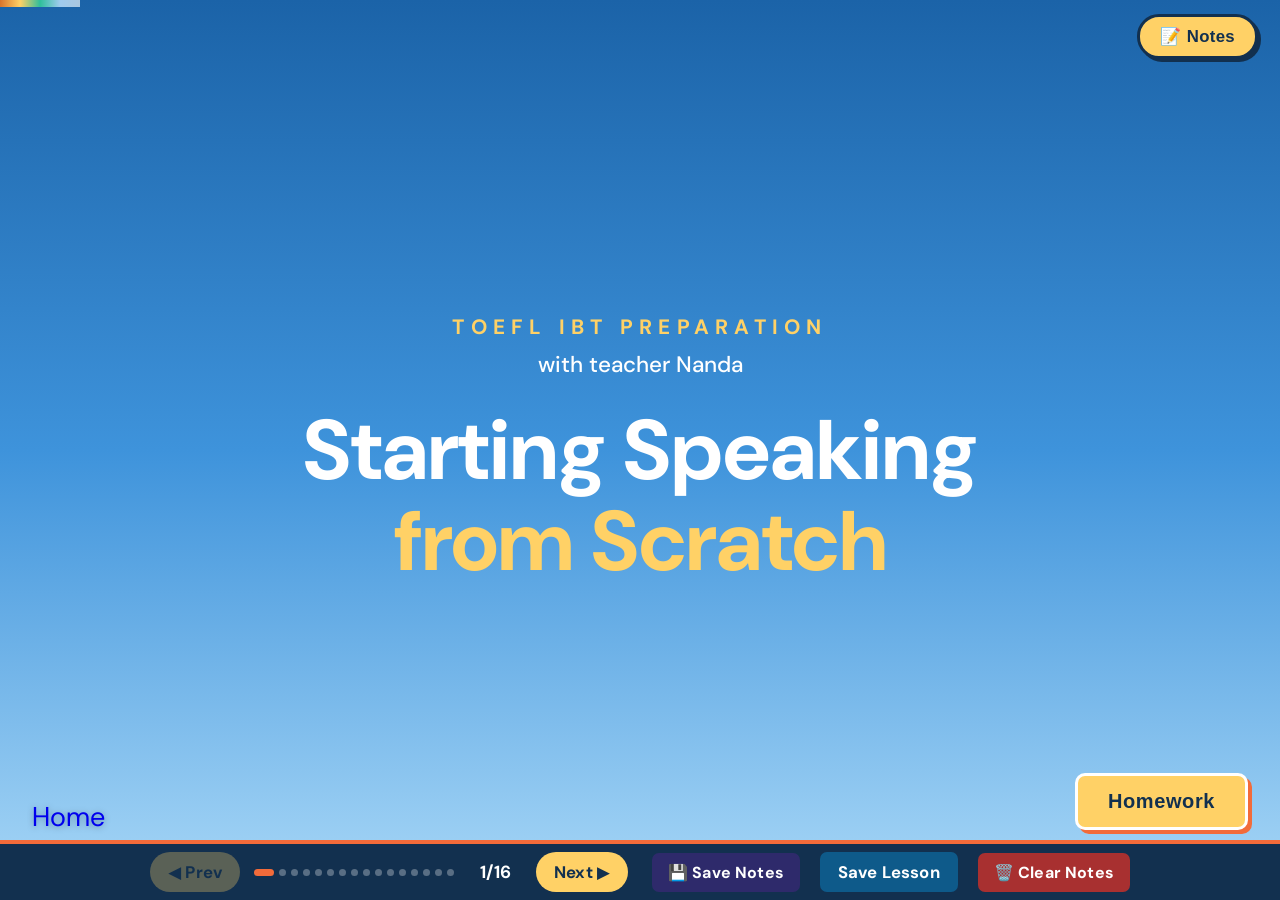
<file: TOEFL-0-Starting-from-Scratch/index.html>
<!DOCTYPE html>
<html lang="en">
<head>
<meta charset="UTF-8">
<meta name="viewport" content="width=device-width, initial-scale=1.0">
<title>Starting Speaking from Scratch</title>
<link rel="preconnect" href="https://fonts.googleapis.com">
<link href="https://fonts.googleapis.com/css2?family=Fredoka:wght@500;600;700&family=DM+Sans:wght@400;500;700;800&display=swap" rel="stylesheet">
<style>

  * { box-sizing: border-box; }
  body { margin:0; font-family:'Segoe UI', system-ui, sans-serif; background:#0A0A0A; }
  #deck { position:relative; width:100%; height:100vh; overflow:hidden; }
  .slide {
    position:absolute; inset:0; opacity:0; pointer-events:none;
    transition:opacity .35s ease; overflow-y:auto; min-height:100vh;
    display:flex; flex-direction:column; background:#fff;
  }
  .slide.active { opacity:1; pointer-events:auto; }

  /* ===== COVER / HW COVER ===== */
  #s1, #hw-cover {
    background: linear-gradient(135deg, #091117 0%, #12293b 30%, #1c4567 55%, #235986 75%, #2678bc 100%);
    align-items:center; justify-content:center;
  }
  .title-inner { position:relative; width:100%; height:100%; display:flex; flex-direction:column; align-items:center; justify-content:center; padding:40px; }
  .title-label { text-transform:uppercase; letter-spacing:.18em; font-size:1.1rem; font-weight:500; color:rgba(255,255,255,.65); margin-bottom:10px; }
  .title-sub { font-size:1.15rem; font-weight:400; color:rgba(255,255,255,.75); margin-bottom:26px; }
  .title-main { font-size:3.4rem; font-weight:900; color:#fff; line-height:1.1; text-align:center; max-width:900px; }
  .title-accent { color:#FF6B35; text-shadow:0 0 28px rgba(255,107,53,.5); }
  .hw-badge { background:rgba(255,255,255,.1); border-radius:8px; padding:7px 22px; font-size:1rem; letter-spacing:.15em; color:rgba(255,255,255,.85); text-transform:uppercase; font-weight:600; margin-bottom:32px; }

  /* ===== BANNERS ===== */
  .banner { width:100%; padding:13px 28px; font-size:1.1rem; font-weight:700; letter-spacing:.03em; display:flex; align-items:center; gap:10px; flex-shrink:0; color:#fff; }
  .banner-leadin    { background:#0b73c8; }
  .banner-listening { background:#0E7A8A; }
  .banner-speaking  { background:#D9742B; }
  .banner-grammar   { background:#294c68; }
  .banner-pron      { background:#2569a1; }
  .banner-reading   { background:#2A6B42; }
  .banner-vocab     { background:#1E7A5F; }
  .banner-video     { background:#A83232; }
  .banner-review    { background:#2E2A6B; }
  .banner-hw        { background:#1C2B3A; }

  .slide-main { flex:1; overflow-y:auto; width:100%; display:flex; flex-direction:column; padding-bottom:60px; }
  .content { padding:24px 48px 20px; flex:1; }
  h2 { font-size:1.85rem; font-weight:800; color:#1C2B3A; margin:0 0 14px; }
  .instruction { font-size:1.08rem; font-weight:700; color:#1C2B3A; margin:0 0 18px; }
  .inst-light { font-size:1.05rem; font-weight:400; color:#1C2B3A; margin:0 0 18px; line-height:1.7; }
  .discuss-label { font-size:1.08rem; font-weight:700; color:#1C2B3A; margin:0 0 14px; line-height:1.7; }
  .section-subhead { font-size:1.3rem; font-weight:800; color:#294c68; margin:24px 0 10px; }
  .discuss-list { margin:0 0 18px; padding-left:22px; line-height:1.9; font-size:1.06rem; color:#1C2B3A; }
  .discuss-list li { margin-bottom:10px; }
  .discuss-box { background:#F4F8FA; border-left:6px solid #0E7A8A; border-radius:12px; padding:16px 20px 4px; margin-top:20px; }
  .discuss-box .discuss-label { margin-bottom:10px; line-height:1.7; }
  .discuss-box .discuss-list { margin-bottom:12px; }

  /* ===== CARDS / EXERCISE CONTAINERS ===== */
  .card { background:#F4F8FA; border-radius:12px; padding:1.5rem; box-shadow:0 2px 8px rgba(0,0,0,.06); margin-bottom:20px; }
  .book-placeholder { border:2px dashed #C9A227; background:#FBF6E8; border-radius:12px; padding:32px 24px; text-align:center; color:#235075; font-weight:600; margin-bottom:20px; }
  .book-placeholder .bp-icon { font-size:2.2rem; display:block; margin-bottom:8px; }
  .book-placeholder .bp-note { font-weight:400; font-size:1.05rem; color:#9A7A2E; margin-top:6px; }
  .lead-img-wrap { text-align:center; margin-bottom:20px; }
  .lead-img { width:100%; max-height:280px; object-fit:cover; border-radius:14px; box-shadow:0 4px 16px rgba(0,0,0,.15); }
  .lead-img-caption { font-size:1.08rem; font-style:italic; font-weight:700; color:#235986; margin:12px 0 0; }

  .ex-row { font-size:1.06rem; line-height:1.7; margin-bottom:10px; color:#1C2B3A; }
  .ans-input { border:none; border-bottom:2px solid #294c68; background:transparent; font-size:1.05rem; font-weight:700; width:160px; padding:2px 4px; text-align:left; font-family:inherit; color:#1C2B3A; }
  .ans-input.small { width:120px; }
  .ans-input.wide { width:100%; margin-top:6px; }
  .ans-input.half { width:50%; margin-top:6px; }
  textarea.ans-input { display:block; min-height:70px; resize:vertical; text-align:left; }
  .ans-input:focus { outline:none; border-bottom-color:#D9742B; }
  .ans-input.correct { color:#1A7A4A; border-bottom-color:#1A7A4A; }
  .ans-input.wrong { color:#C4614A; border-bottom-color:#C4614A; }
  .ans-input.empty-warn { color:#C98A1E; border-bottom-color:#C98A1E; }

  .two-col { columns:2; column-gap:40px; }
  .two-col .ex-row { break-inside:avoid; }
  .fixed-two-col { display:grid; grid-template-columns:1fr 1fr; gap:0 40px; align-items:start; }
  .fixed-three-col { display:grid; grid-template-columns:1fr 1fr 1fr; gap:0 28px; align-items:start; }

  .btn-row { display:flex; gap:12px; justify-content:center; margin-top:22px; flex-wrap:wrap; }
  .btn-check { background:#294c68; color:#fff; border:none; border-radius:8px; padding:11px 26px; font-size:.95rem; font-weight:700; cursor:pointer; font-family:inherit; }
  .btn-reset { background:#e8e8ec; color:#333; border:none; border-radius:8px; padding:11px 26px; font-size:.95rem; font-weight:700; cursor:pointer; font-family:inherit; }
  .btn-suggest { background:#1B6E96; color:#fff; border:none; border-radius:8px; padding:11px 26px; font-size:.95rem; font-weight:700; cursor:pointer; font-family:inherit; }

  .suggest-box { display:none; background:#EAF4F6; border-left:4px solid #1B6E96; border-radius:8px; padding:16px 20px; margin-top:16px; font-size:1.05rem; line-height:1.7; color:#1C2B3A; }
  .suggest-box.show { display:block; }
  .suggest-box li { margin-bottom:6px; }

  /* circle MC */
  .circ-num { display:inline-flex; align-items:center; justify-content:center; width:24px; height:24px; border-radius:6px; font-weight:800; background:#eee; color:#294c68; margin-right:8px; font-size:.9rem; }
  .circ-opt { border:1.5px solid #ccc; border-radius:14px; padding:4px 14px; margin:2px 4px; background:#fff; cursor:pointer; font-family:inherit; font-size:1.05rem; color:#1C2B3A; }
  .circ-opt.picked { border-color:#294c68; background:#deedfa; font-weight:700; }
  .circ-opt.correct { border-color:#1A7A4A; background:#E3F5EA; color:#1A7A4A; font-weight:800; }
  .circ-opt.wrong { border-color:#C4614A; background:#deedfa; color:#C4614A; font-weight:800; }
  .example-badge { background:#2E7D32;color:#fff;display:inline-flex;align-items:center;justify-content:center;width:24px;height:24px;border-radius:6px;font-weight:800; margin-right:8px; font-size:.9rem; }

  /* classify */
  .classify-bank { display:flex; flex-wrap:wrap; gap:8px; margin-bottom:20px; }
  .classify-chip { border:1.5px solid #294c68; color:#294c68; border-radius:20px; padding:6px 16px; cursor:pointer; font-weight:700; font-size:1.05rem; background:#fff; font-family:inherit; }
  .classify-chip.selected { background:#294c68; color:#fff; }
  .classify-chip.used { opacity:.35; cursor:default; border-style:dashed; }
  .classify-cols { display:grid; grid-template-columns:repeat(2,1fr); gap:14px; }
  .classify-col { background:#fff; border:2px solid #ddd; border-radius:10px; padding:14px; min-height:70px; cursor:pointer; }
  .classify-col h4 { margin:0 0 8px; font-size:1.1rem; color:#294c68; }
  .classify-col .placed { display:inline-block; background:#deedfa; border-radius:14px; padding:3px 10px; margin:3px; font-size:1.05rem; font-weight:700; }
  .classify-col .placed.correct { background:#E3F5EA; color:#1A7A4A; }
  .classify-col .placed.wrong { background:#deedfa; color:#C4614A; }

  /* match colour pair */
  .match-wrap { display:grid; grid-template-columns:1fr 1fr; gap:40px; background:#F8FAFB; border-radius:14px; padding:1.3rem 1.4rem; }
  .match-col-head { font-weight:800; font-size:1.05rem; letter-spacing:.02em; margin-bottom:12px; padding-bottom:8px; border-bottom:2px solid #E0E6EC; }
  .match-col-head.mc-left { color:#294c68; }
  .match-col-head.mc-right { color:#2569a1; }
  .match-item { padding:11px 14px; border-radius:8px; border:1.5px solid #ddd; margin-bottom:10px; cursor:pointer; font-size:1.05rem; color:#1C2B3A; user-select:none; position:relative; transition:border-color .15s, box-shadow .15s, transform .15s; background:#fff; box-shadow:0 1px 3px rgba(0,0,0,.06); display:flex; align-items:flex-start; }
  .match-item:not(.example-pair):hover { box-shadow:0 3px 10px rgba(0,0,0,.14); transform:translateY(-1px); }
  .match-item.example-pair { cursor:default; background:#EAF6EE !important; border-color:#2E7D32 !important; }
  .match-item.c0 { border-color:#7B2D8E; border-width:3px; background:#F3E6F7; box-shadow:0 0 0 2px rgba(123,45,142,.25); }
  .match-item.c1 { border-color:#3682c1; border-width:3px; background:#e1effa; box-shadow:0 0 0 2px rgba(201,130,46,.25); }
  .match-item.c2 { border-color:#2A5A9E; border-width:3px; background:#E3EBFA; box-shadow:0 0 0 2px rgba(42,90,158,.25); }
  .match-item.c3 { border-color:#0E7A8A; border-width:3px; background:#E3F2F4; box-shadow:0 0 0 2px rgba(14,122,138,.25); }
  .match-item.c4 { border-color:#D9742B; border-width:3px; background:#F8E6EE; box-shadow:0 0 0 2px rgba(178,58,107,.25); }
  .match-item.c5 { border-color:#8C7A1E; border-width:3px; background:#F5F1DD; box-shadow:0 0 0 2px rgba(140,122,30,.25); }
  .match-item.c6 { border-color:#4A5A8C; border-width:3px; background:#E6E9F5; box-shadow:0 0 0 2px rgba(74,90,140,.25); }
  .match-item.c7 { border-color:#3E8C5E; border-width:3px; background:#E6F5EC; box-shadow:0 0 0 2px rgba(62,140,94,.25); }
  .match-item.picking { border-color:#294c68; border-width:3px; border-style:dashed; box-shadow:0 0 0 2px rgba(90,46,140,.2); }
  .match-item.correctpair { outline:3px solid #1A7A4A; background:#1A7A4A !important; color:#fff; }
  .match-item.wrongpair { outline:3px solid #C4614A; background:#C4614A !important; color:#fff; }

  /* word bank tiles */
  .wb-bank { display:flex; flex-wrap:wrap; gap:8px; margin-bottom:18px; }
  .wb-bank.book-style { border-top:3px double #333; border-bottom:1px solid #ccc; padding:12px 4px; }
  .wb-tile { border:1.5px solid #2569a1; color:#2569a1; background:#fff; border-radius:18px; padding:6px 16px; cursor:pointer; font-weight:700; font-family:inherit; font-size:1.05rem; }
  .wb-tile.used { opacity:.35; border-style:dashed; cursor:default; }
  .wb-tile.selected { background:#2569a1; color:#fff; }
  .wb-tile.example-used { opacity:.5; border-style:dashed; cursor:default; text-decoration:line-through; }
  .wb-blank { display:inline-block; min-width:90px; border-bottom:2px solid #2569a1; padding:2px 8px; margin:0 3px; cursor:pointer; font-weight:700; color:#2569a1; text-align:center; }
  .wb-blank.filled { border-style:solid; }
  .wb-blank.correct { color:#1A7A4A; border-color:#1A7A4A; }
  .wb-blank.wrong { color:#C4614A; border-color:#C4614A; }

  /* audio / video placeholders */
  .audio-box { background:#f0f4f8; border-radius:999px; padding:10px 18px; display:flex; align-items:center; gap:14px; margin-bottom:18px; }
  .audio-box audio { width:100%; }
  .speaker-grid { display:grid; grid-template-columns:repeat(4,1fr); gap:16px; margin-bottom:22px; }
  .speaker-card { background:#F4F8FA; border-radius:14px; padding:12px; }
  .speaker-card img { width:100%; height:120px; object-fit:cover; border-radius:10px; display:block; }
  .speaker-card .sp-name { font-size:1.05rem; font-weight:800; color:#1C2B3A; margin:10px 0 8px; text-align:center; }
  .speaker-card .audio-box { margin-bottom:0; padding:6px 10px; }
  .who-table { border:1px solid #E2E8E2; border-radius:12px; overflow:hidden; }
  .who-row { display:grid; grid-template-columns:1fr repeat(4,86px); align-items:center; gap:8px; padding:9px 14px; border-bottom:1px solid #E2E8E2; font-size:1.06rem; line-height:1.5; color:#1C2B3A; }
  .who-row:last-child { border-bottom:none; }
  .who-row.who-head { background:#F4F8FA; font-weight:800; }
  .who-row.who-head span { text-align:center; }
  .who-row.who-head span:first-child { text-align:left; }
  .who-row .circ-opt { width:100%; margin:0; text-align:center; padding:4px 0; }
  .video-box { background:#1C2B3A; border-radius:14px; padding:16px 20px; margin-bottom:18px; }
  .video-box video { width:100%; border-radius:8px; display:block; }
  .video-box p { color:#fff; font-size:1.05rem; margin:0 0 10px; font-weight:700; letter-spacing:.02em; }
  .glossary-note { font-size:1.05rem; color:#666; font-style:italic; margin-top:10px; }
  .glossary-box { background:#F4F8FA; border-radius:10px; padding:14px 18px; margin-bottom:16px; }
  .glossary-box h4 { margin:0 0 8px; font-size:1rem; color:#294c68; }
  .glossary-box p { margin:0 0 6px; font-size:1.05rem; line-height:1.7; color:#1C2B3A; }
  .glossary-box b { color:#1C2B3A; }

  /* answer key toggle */
  .akey-box { display:none; background:#F3EEF7; border-left:4px solid #294c68; border-radius:8px; padding:16px 20px; margin-top:16px; font-size:1.05rem; line-height:1.7; color:#1C2B3A; }
  .akey-box.show { display:block; }
  .akey-box li { margin-bottom:8px; }
  .btn-akey { background:#294c68; color:#fff; border:none; border-radius:8px; padding:11px 26px; font-size:.95rem; font-weight:700; cursor:pointer; font-family:inherit; }

  /* grammar theory / form reference */
  .gram-box { background:#F4F8FA; border-radius:12px; padding:18px 22px; margin-bottom:16px; border-left:6px solid #294c68; }
  .gram-box h3 { margin:0 0 8px; font-size:1.1rem; color:#294c68; }
  .gram-box p { font-size:1.06rem; line-height:1.7; color:#1C2B3A; margin:0 0 8px; }
  .gram-box .hl { font-weight:800; color:#294c68; }
  .gram-box ul { margin:6px 0 0; padding-left:20px; font-size:1.05rem; line-height:1.8; color:#1C2B3A; }
  .gram-note { background:#FDF3D6; border-left:4px solid #C9A227; border-radius:8px; padding:14px 18px; font-size:1.05rem; color:#235075; margin-top:6px; line-height:1.7; }
  .gram-mistake { background:#FDEBEA; border-left:4px solid #C4614A; border-radius:8px; padding:14px 18px; font-size:1.05rem; color:#235075; margin-top:10px; line-height:1.7; }
  .gram-mistake s { color:#922B21; }
  .ex-example-centered { text-align:center; font-size:1.06rem; font-style:italic; color:#1A5030; background:#EAF6EE; border-radius:10px; padding:14px 24px; margin:0 0 22px; font-weight:600; line-height:1.7; }
  .ex-example-centered .ex-tag { display:block; font-style:normal; font-weight:800; letter-spacing:.06em; font-size:.78rem; text-transform:uppercase; color:#2F7A52; margin-bottom:6px; }

  /* CCQ box */
  .gx-two { display:grid; grid-template-columns:3fr 2fr; gap:20px; align-items:start; }
  .gx-board { background:#F4F8FA; border-radius:10px; padding:14px 18px; }
  .gx-board h4, .gx-h { margin:0 0 10px; color:#294c68; font-size:1.1rem; }
  .gx-board .ex-row { margin-bottom:8px; line-height:1.6; }
  mark.gx-if { background:#E7EAF7; color:#3B4C99; font-weight:800; padding:1px 6px; border-radius:5px; }
  mark.gx-main { background:#dbeefd; color:#085492; font-weight:800; padding:1px 6px; border-radius:5px; }
  .ccq-box { background:#F4F8FA; border-radius:10px; padding:14px 18px; margin:14px 0; }
  .ccq-label { font-weight:700; color:#294c68; margin-bottom:8px; font-size:1.05rem; }
  .ccq-list { list-style:none; margin:0; padding:0; display:flex; flex-direction:column; gap:8px; }
  .ccq-list li { font-size:1.05rem; color:#1C2B3A; line-height:1.7; }
  .ccq-list em { color:#294c68; font-weight:700; font-style:normal; }
  .ccq-reveal-btn { background:#294c68; color:#fff; border:none; border-radius:20px; padding:4px 14px; font-size:1.05rem; font-weight:700; cursor:pointer; margin-right:10px; }
  .ccq-reveal-btn:hover { background:#7A45B5; }
  .ccq-answer { display:none; color:#1A5030; font-weight:600; }
  .ccq-answer.show { display:inline; }

  /* speaking interview cards */
  /* ---- Risk Bingo ---- */
  .bingo-layout { display:grid; grid-template-columns:auto 1fr; gap:26px; align-items:start; }
  .bingo-card { display:grid; grid-template-columns:repeat(4,72px); gap:8px; }
  .bingo-cell { height:72px; border-radius:12px; border:2px solid #D9742B; background:#fff; color:#D9742B; font-family:inherit; font-size:1.6rem; font-weight:800; cursor:default; display:flex; align-items:center; justify-content:center; transition:background .25s, color .25s, transform .25s; }
  .bingo-cell.marked { background:#D9742B; color:#fff; transform:scale(.94); }
  .bingo-cell.inline { box-shadow:0 0 0 4px #F2C14E; }
  .bingo-ball { width:120px; height:120px; border-radius:50%; background:#D9742B; color:#fff; font-size:3rem; font-weight:800; display:flex; align-items:center; justify-content:center; margin:0 auto 16px; box-shadow:0 6px 18px rgba(178,58,107,.35); }
  .bingo-ball.empty { background:#F0E4EA; color:#D9742B; }
  .bingo-prompt { background:#F8F0F4; border-left:6px solid #D9742B; border-radius:12px; padding:18px 22px; min-height:150px; }
  .bingo-area { font-size:1.05rem; font-weight:800; color:#D9742B; margin:0 0 8px; text-transform:uppercase; letter-spacing:.04em; }
  .bingo-q { font-size:1.15rem; line-height:1.6; color:#1C2B3A; margin:0; }
  .bingo-status { text-align:center; font-size:1.05rem; font-weight:700; color:#1C2B3A; margin-top:14px; min-height:1.6em; }
  .bingo-status.win { color:#D9742B; font-size:1.25rem; }

  /* image placeholder */
  .img-placeholder { background:linear-gradient(135deg,#e1effa,#c3ddf2); border-radius:10px; display:flex; flex-direction:column; align-items:center; justify-content:center; color:#235986; font-size:.95rem; font-weight:600; border:2px dashed #71a7d4; margin:8px 0; padding:24px; text-align:center; min-height:120px; }
  .img-placeholder .ip-icon { font-size:1.8rem; margin-bottom:6px; }
  .photo-grid { display:grid; grid-template-columns:repeat(2,1fr); gap:14px; margin-bottom:16px; }
  .photo-item { position:relative; }
  .photo-item .img-placeholder { min-height:140px; margin:0; }
  .photo-num { position:absolute; top:8px; left:8px; background:#1C2B3A; color:#fff; width:26px; height:26px; border-radius:50%; display:flex; align-items:center; justify-content:center; font-weight:800; font-size:.9rem; }
  .photo-label { margin-top:6px; }
  .photo-label .wb-blank { display:block; width:100%; text-align:center; }

  /* article */
  .article-box { background:#FAFAF8; border-radius:12px; padding:20px 24px; margin-bottom:16px; border:1px solid #eee; }
  .article-box h3 { font-size:1.3rem; font-weight:900; color:#1C2B3A; margin:0 0 4px; line-height:1.3; }
  .article-box h3 .hl { background:#A83232; color:#fff; padding:2px 8px; border-radius:4px; }
  .article-box p { font-size:1.05rem; line-height:1.75; color:#1C2B3A; margin:0 0 14px; }
  .article-box p:last-child { margin-bottom:0; }

  /* checkbox tick list */
  .tick-list { display:flex; flex-direction:column; gap:8px; margin:10px 0 18px; }
  .tick-item { display:flex; align-items:center; gap:12px; padding:9px 14px; border:1.5px solid #ddd; border-radius:8px; cursor:pointer; font-size:1.05rem; color:#1C2B3A; background:#fff; transition:all .15s; }
  .tick-item:hover { border-color:#2A6B42; }
  .tick-box { width:22px; height:22px; border:2px solid #999; border-radius:5px; flex-shrink:0; display:flex; align-items:center; justify-content:center; font-size:.85rem; color:#fff; font-weight:800; }
  .tick-item.picked { border-color:#2A6B42; background:#EAF6EE; }
  .tick-item.picked .tick-box { background:#2A6B42; border-color:#2A6B42; }
  .tick-item.correct { border-color:#1A7A4A; background:#E3F5EA; }
  .tick-item.correct .tick-box { background:#1A7A4A; border-color:#1A7A4A; }
  .tick-item.wrong { border-color:#C4614A; background:#deedfa; }
  .tick-item.wrong .tick-box { background:#C4614A; border-color:#C4614A; }
  .tick-item.missed { border-color:#C98A1E; background:#FDF3D6; }

  /* dice */
  .dice-box { text-align:center; background:#F4F8FA; border-radius:14px; padding:30px; }
  .die-face { font-size:3.5rem; margin-bottom:16px; }
  .dice-prompt { font-size:1.15rem; font-weight:700; color:#1C2B3A; margin-top:16px; min-height:30px; }
  .book-hl { background:#D9D9D9; padding:1px 5px; border-radius:3px; }

  /* review */
  .review-grid { display:grid; grid-template-columns:1fr 1fr; gap:14px; margin:10px 0; }

  /* score scale (Listening 1a) */
  .score-card { background:#F4F8FA; border-radius:12px; padding:18px 22px; margin-bottom:16px; }
  .env-row { display:grid; grid-template-columns:1fr auto; align-items:center; gap:16px; padding:9px 0; border-bottom:1px solid #e2e8e2; font-size:1.05rem; color:#1C2B3A; }
  .env-row:last-child { border-bottom:none; }
  .env-row .env-label { min-width:0; }
  .env-scale { display:flex; gap:6px; }
  .scale-head { display:grid; grid-template-columns:1fr auto; gap:16px; align-items:end; padding-bottom:8px; }
  .scale-head .scale-anchors { display:flex; gap:6px; }
  .scale-head .scale-anchors span { width:32px; text-align:center; font-size:.7rem; line-height:1.2; color:#5A6B7A; font-style:italic; }
  .env-pill { width:32px; height:32px; border-radius:50%; border:1.5px solid #0E7A8A; color:#0E7A8A; background:#fff; cursor:pointer; font-weight:700; font-size:.95rem; display:flex; align-items:center; justify-content:center; font-family:inherit; }
  .env-pill.picked { background:#0E7A8A; color:#fff; }

  /* ===== NAV / NOTES / HOME ===== */
  #notesBtn { position:fixed; top:14px; right:22px; z-index:1000; background:rgba(10,40,54,.88); color:#fff; border:none; padding:9px 20px; border-radius:22px; cursor:pointer; font-size:.92rem; font-weight:600; letter-spacing:.02em; transition:background .2s; backdrop-filter:blur(4px); }
  #notesBtn:hover { background:rgba(10,40,54,1); }
  #notesDragHandle { cursor: move; user-select: none; padding: 2px 8px; margin-right: 4px; opacity: .55; font-size: .95rem; border-radius: 4px; display: inline-block; }
  #notesDragHandle:hover { opacity: 1; background: rgba(255,255,255,.15); }
  #notesPanel.dragging { transition: none !important; }
  #homeBtn { position:fixed; top:14px; left:50%; transform:translateX(-50%); z-index:1000; display:none; background:rgba(10,40,54,.88); color:#fff; border:none; width:38px; height:38px; border-radius:50%; cursor:pointer; font-size:1.1rem; align-items:center; justify-content:center; transition:background .2s; backdrop-filter:blur(4px); }
  #homeBtn:hover { background:rgba(20,96,122,.95); }
  #notesPanel { position:fixed; top:54px; right:22px; z-index:999; width:360px; max-height:0; overflow:hidden; transition:max-height .35s ease, opacity .25s ease; opacity:0; border-radius:14px; }
  #notesPanel.open { max-height:320px; opacity:1; }
  #notesPanel.cover { left:50%; right:auto; top:56px; transform:translateX(-50%); width:min(760px,94vw); max-height:calc(100vh - 110px) !important; display:flex; flex-direction:column; }
  #notesPanel.cover #notesTA { min-height:calc(100vh - 210px) !important; max-height:calc(100vh - 210px) !important; overflow-y:auto; }
  #notesToolbar { display:flex; gap:5px; padding:6px 10px; background:rgba(10,40,54,.7); border-radius:10px 10px 0 0; align-items:center; flex-wrap:wrap; }
  #notesToolbar button { background:rgba(255,255,255,.12); border:none; border-radius:5px; color:#fff; font-size:.85rem; padding:3px 9px; cursor:pointer; font-family:inherit; transition:background .15s; }
  #notesToolbar button:hover { background:rgba(255,255,255,.25); }
  #notesTA { width:100%; min-height:220px; max-height:260px; padding:14px; border:none; border-radius:0 0 14px 14px; outline:none; font-size:1rem; line-height:1.55; background:rgba(10,40,54,.92); color:#fff; font-family:inherit; backdrop-filter:blur(6px); box-sizing:border-box; overflow-y:auto; }
  #notesTA:empty::before { content:attr(data-placeholder); color:rgba(255,255,255,.4); pointer-events:none; }
  #notesTA [style*="background-color"] { color:#1a1a1a !important; }
  #nav { position:fixed; bottom:0; left:0; right:0; height:52px; background:rgba(10,40,54,.96); z-index:500; display:flex; align-items:center; justify-content:center; gap:14px; }
  #nav button { background:rgba(255,255,255,.12); color:#fff; border:none; border-radius:7px; padding:7px 16px; font-size:.95rem; cursor:pointer; font-family:inherit; }
  #nav button:disabled { opacity:.35; cursor:default; }
  #dots { display:flex; gap:5px; flex-wrap:wrap; max-width:360px; justify-content:center; }
  .dot { width:7px; height:7px; border-radius:50%; background:rgba(255,255,255,.3); cursor:pointer; }
  .dot.active { background:#FF6B35; }
  #counter { color:#fff; font-size:.9rem; min-width:54px; text-align:center; }

  /* print */
  .slide-notes-print { display:none; }
  .lesson-link-print { display:none; }
  @media print {
    @page { margin:1.2cm; }
    * { -webkit-print-color-adjust:exact !important; print-color-adjust:exact !important; }
    html, body { height:auto !important; overflow:visible !important; background:#fff !important; display:block !important; }
    #deck { overflow:visible !important; height:auto !important; display:block !important; position:static !important; }
    #notesBtn, #notesPanel, #nav, #homeBtn { display:none !important; }
    body.print-all .slide { display:flex !important; flex-direction:column !important; position:relative !important; inset:auto !important; opacity:1 !important; padding:16px 24px !important; page-break-after:always; break-after:page; min-height:0 !important; height:auto !important; }
    .slide * { flex:none !important; height:auto !important; min-height:0 !important; max-height:none !important; }
    .slide-main, .content { overflow:visible !important; }
    img, video { max-height:240px !important; width:auto !important; max-width:100% !important; object-fit:contain !important; }
    body.print-all .slide::before { content:"TOEFL Lesson 0 \2014  Starting Speaking from Scratch"; display:block !important; font-size:10px; color:#999; font-family:'Segoe UI', Arial, sans-serif; padding-bottom:5px; border-bottom:1px solid #ddd; margin-bottom:8px; }
    body.print-all #s1::before { display:none !important; }
    .lesson-link-print { display:block !important; padding:28px 32px; margin-bottom:20px; background:linear-gradient(135deg, #091117 0%, #12293b 30%, #1c4567 55%, #235986 75%, #2678bc 100%); border-radius:12px; text-align:center; font-family:'Segoe UI', Arial, sans-serif; }
    .lesson-link-print .lp-title { display:block; font-size:30px; font-weight:900; color:#fff; margin-bottom:10px; letter-spacing:.01em; line-height:1.2; }
    .lesson-link-print .lp-sub { display:block; font-size:20px; color:rgba(255,255,255,.88); font-weight:500; }
    .lesson-link-print a { color:#FF6B35; font-weight:800; text-decoration:underline; font-size:20px; }
    .slide-notes-print { display:block !important; margin-top:12px; padding:10px 14px; border-top:2px solid #0E5A8A; background:#E3F2FD; border-radius:6px; font-size:12px; line-height:1.6; color:#1A1A2E; }
    .slide-notes-print-label { font-size:10px; font-weight:800; color:#0E5A8A; text-transform:uppercase; letter-spacing:1px; margin-bottom:4px; display:block; }
    .card-body, .card-body * { color:#1a1a1a !important; }
  }



  /* =====================================================================
     Empower design layer
     Café / cup / menu-board look.
     Palette: navy #1a2b38 · coral #D9742B · sky #9fcaee · mint #2FBF9B · lemon #FFD166 · lilac #a9c7e0
     ===================================================================== */
  :root { --navy:#12304F; --coral:#F26B3A; --sky:#9AD1F5; --mint:#2FBF9B; --lemon:#FFD166; --lilac:#BFD9F2; --paper:#FFFFFF; --mist:#EAF5FF; }
  body { font-family:'DM Sans','Segoe UI',system-ui,sans-serif; background:var(--navy); }
  .slide { background:#FFFFFF; }
  .slide-main { padding-bottom:70px; margin-top:6px; }

  /* ---------- progress bar: row of chat dots ---------- */
  #progBar { position:fixed; top:0; left:0; height:7px; width:0; z-index:1200; transition:width .45s ease; pointer-events:none;
    background:linear-gradient(90deg,#D9742B,#FFD166,#2FBF9B,#9fcaee,#a9c7e0); }

  /* ---------- covers ---------- */
  #s1, #hw-cover { background:radial-gradient(circle at 25% 20%, #294c68 0%, #1a2b38 60%, #0b151e 100%); }
  .title-label { color:var(--lemon); font-weight:800; letter-spacing:.3em; }
  .title-sub { color:rgba(255,255,255,.82); }
  .title-main { font-family:'Fredoka','Segoe UI',sans-serif; font-weight:600; color:#fff; line-height:1.08; max-width:1100px; font-size:clamp(3rem,6.6vw,5.8rem); position:relative; z-index:3; }
  .title-accent { color:var(--coral); text-shadow:none; }
  .hw-badge, #hw-cover .title-inner > div:first-child { background:var(--lemon); color:var(--navy) !important; font-weight:800; border-radius:999px; }
  #s1 button[onclick^="goToId"] { background:var(--lemon) !important; color:var(--navy) !important; border:3px solid #fff !important; box-shadow:4px 4px 0 var(--coral); font-weight:800 !important; transition:transform .15s, box-shadow .15s; }
  #s1 button[onclick^="goToId"]:hover { transform:translate(-2px,-2px); box-shadow:6px 6px 0 var(--coral); }
  #s1::after, #hw-cover::after { display:none; }
  .cover-bubble { position:absolute; z-index:1; padding:16px 26px; border-radius:26px; font-family:'Fredoka','Segoe UI',sans-serif; font-weight:600; font-size:clamp(1.15rem,2.2vw,1.9rem); color:var(--navy); box-shadow:0 10px 0 rgba(0,0,0,.18); animation:aefFloat 6s ease-in-out infinite; pointer-events:none; }
  .cover-bubble::after { content:""; position:absolute; bottom:-16px; left:30px; border:10px solid transparent; border-top:16px solid var(--tail); border-bottom:0; }
  .cover-bubble.cb1 { top:9%; left:6%; background:var(--lemon); --tail:#FFD166; }
  .cover-bubble.cb2 { top:14%; right:7%; background:var(--sky); --tail:#9fcaee; animation-delay:-2s; }
  .cover-bubble.cb3 { bottom:22%; left:8%; background:var(--mint); --tail:#2FBF9B; animation-delay:-4s; }
  .cover-bubble.cb4 { bottom:26%; right:9%; background:var(--lilac); --tail:#a9c7e0; animation-delay:-1s; }
  .cover-bubble span { color:var(--navy); }
  .cover-bubble.cb2::after, .cover-bubble.cb4::after { left:auto; right:34px; }
  @keyframes aefFloat { 0%,100% { transform:translateY(0) rotate(-1.5deg); } 50% { transform:translateY(-14px) rotate(1.5deg); } }

  /* ---------- banners ---------- */
  .banner { position:relative; font-family:'Fredoka','Segoe UI',sans-serif; font-weight:600; letter-spacing:.04em; font-size:1.15rem; padding:14px 48px; margin-bottom:22px; }
  .banner::after { content:""; position:absolute; left:48px; bottom:-11px; width:150px; height:14px;
    background:radial-gradient(circle,#D9742B 5px,transparent 6px) 0 0/30px 14px repeat-x,
               radial-gradient(circle,#FFD166 5px,transparent 6px) 30px 0/90px 14px repeat-x; opacity:1; }
  .banner-bridge { background:#226194; }
  .banner-leadin { background:#B5382C; }
  .banner-vocab { background:#10675A; }
  .banner-speaking { background:#2569a1; }
  .banner-grammar { background:#5E4B8B; }
  .banner-pron { background:#1a64a1; }
  .banner-listening { background:#1B5E86; }
  .banner-review { background:#1a2b38; }
  .banner-hw { background:#1a2b38; }

  /* ---------- typography ---------- */
  h2 { font-family:'Fredoka','Segoe UI',sans-serif; font-weight:600; color:var(--navy); font-size:2.2rem; line-height:1.15; margin-bottom:12px; }
  h2::after { content:""; display:block; width:90px; height:8px; margin-top:8px; border-radius:8px;
    background:repeating-linear-gradient(90deg,#D9742B 0 18px,#FFD166 18px 36px,#2FBF9B 36px 54px,#9fcaee 54px 72px,#a9c7e0 72px 90px); }
  .instruction { color:var(--navy); border-left:7px solid var(--coral); padding-left:16px; }
  .inst-light { color:#1d3549; }
  .discuss-label, .ex-row, .discuss-list { color:var(--navy); }
  .section-subhead { color:var(--coral); font-family:'Fredoka','Segoe UI',sans-serif; font-weight:600; }

  /* ---------- cards & boxes ---------- */
  .card, .gram-box, .glossary-box, .ccq-box, .discuss-box, .match-wrap, .article-box, .dice-box, .roul-prompt, .nametag, .form-badge, .qa-table-wrap {
    background:#fff; border:3px solid var(--navy); border-radius:20px; box-shadow:6px 6px 0 var(--sky); }
  .gram-box { border-left:14px solid var(--lilac); }
  .gram-box h3, .glossary-box h4, .ccq-label, .gx-h { color:var(--navy); font-family:'Fredoka','Segoe UI',sans-serif; font-weight:600; }
  .gram-box h3, .glossary-box h4 { display:inline-block; background:var(--navy); color:var(--lemon); padding:4px 16px; border-radius:999px; }
  .gram-box .hl { color:var(--navy); background:var(--lemon); padding:0 7px; border-radius:6px; font-weight:800; }
  .gram-note { background:#FFF3C4; border:3px solid var(--navy); border-left-width:10px; color:#3D2F00; border-radius:14px; }
  .gram-mistake { background:#FFE3DF; border:3px solid var(--navy); border-left-width:10px; color:#0c3556; border-radius:14px; }
  .ex-example-centered { background:#E2F8EF; color:#0C5A46; border:3px dashed var(--mint); border-radius:16px; }
  .ex-example-centered .ex-tag { color:#0C5A46; }
  .discuss-box { border-left:14px solid var(--mint); }
  .suggest-box { background:#d8ecfd; border:3px solid var(--navy); border-left-width:10px; border-radius:14px; }
  .akey-box { background:#FFF3C4; border:3px solid var(--navy); border-left-width:10px; border-radius:14px; }
  .book-placeholder, .img-placeholder { background:repeating-linear-gradient(135deg,#e7f4fe 0 18px,#c7e4fc 18px 36px); border:3px dashed var(--navy); color:var(--navy); border-radius:18px; font-size:1.05rem; }
  .img-placeholder .ip-icon { font-size:2rem; }
  .ccq-box { background:#e7f4fe; box-shadow:none; }
  .ccq-reveal-btn { background:var(--navy); color:var(--lemon); font-size:1.05rem; }
  .ccq-reveal-btn:hover { background:#294c68; }
  .ccq-list em { color:#25659a; }
  .ccq-answer { color:#0C5A46; }
  .ccq-list li { color:var(--navy); }

  /* ---------- answer fields ---------- */
  .ans-input { border-bottom:3px solid var(--navy); background:rgba(255,216,77,.30); border-radius:6px 6px 0 0; color:var(--navy); text-align:left; }
  .ans-input:focus { border-bottom-color:var(--coral); background:rgba(255,216,77,.55); }
  .ans-input.correct { color:#1A7A4A; border-bottom-color:#1A7A4A; background:#E3F5EA; }
  .ans-input.wrong { color:#C4614A; border-bottom-color:#C4614A; background:#deedfa; }
  .ans-input.empty-warn { color:#2270b0; border-bottom-color:#E4A03A; background:#d8ecfd; }

  /* ---------- buttons ---------- */
  .btn-check, .btn-reset, .btn-suggest, .btn-akey, .btn-roul { border:3px solid var(--navy); border-radius:999px; box-shadow:4px 4px 0 var(--navy); transition:transform .12s, box-shadow .12s; font-size:1.05rem; cursor:pointer; font-family:inherit; font-weight:800; padding:10px 26px; }
  .btn-check { background:var(--lemon); color:var(--navy); }
  .btn-reset { background:#fff; color:var(--navy); }
  .btn-suggest { background:var(--sky); color:var(--navy); }
  .btn-akey { background:var(--coral); color:var(--navy); }
  .btn-roul { background:var(--mint); color:var(--navy); font-size:1.15rem; padding:12px 30px; }
  .btn-check:hover, .btn-reset:hover, .btn-suggest:hover, .btn-akey:hover, .btn-roul:hover { transform:translate(-2px,-2px); box-shadow:6px 6px 0 var(--navy); }
  .btn-check:active, .btn-reset:active, .btn-suggest:active, .btn-akey:active, .btn-roul:active { transform:translate(2px,2px); box-shadow:1px 1px 0 var(--navy); }

  /* ---------- choices, tiles, ticks ---------- */
  .circ-num { background:var(--navy); color:var(--lemon); }
  .example-badge { background:#2E7D32; color:#fff; }
  .circ-opt { display:inline-block; white-space:nowrap; border:2px solid var(--navy); color:var(--navy); transition:transform .12s, background .12s; }
  .circ-sep { margin:0 2px; color:var(--navy); font-weight:700; }
  .classify-chip, .wb-tile { border:2px solid var(--navy); color:var(--navy); transition:transform .12s, background .12s; }
  .circ-opt:hover, .classify-chip:hover, .wb-tile:hover { background:#FFE98A; transform:translateY(-2px); }
  .circ-opt.picked, .classify-chip.selected, .wb-tile.selected { background:var(--lemon); border-color:var(--navy); color:var(--navy); font-weight:800; }
  .circ-opt.correct { border-color:#1A7A4A; background:#E3F5EA; color:#1A7A4A; }
  .circ-opt.wrong { border-color:#C4614A; background:#deedfa; color:#C4614A; }
  .classify-col { border:3px solid var(--navy); border-radius:16px; }
  .classify-col h4 { color:var(--navy); }
  .classify-col .placed { background:#FFE98A; border:2px solid var(--navy); }
  .classify-col .placed.correct { background:#E3F5EA; color:#1A7A4A; border-color:#1A7A4A; }
  .classify-col .placed.wrong { background:#deedfa; color:#C4614A; border-color:#C4614A; }
  .wb-bank.book-style { border-top:3px double var(--navy); }
  .wb-blank { border-bottom:3px solid var(--navy); color:var(--navy); }
  .wb-blank.correct { color:#1A7A4A; border-color:#1A7A4A; }
  .wb-blank.wrong { color:#C4614A; border-color:#C4614A; }
  .match-col-head.mc-left, .match-col-head.mc-right { color:var(--navy); border-bottom:3px solid var(--coral); }
  .match-wrap { background:#fff; }
  .match-item { border:2px solid var(--navy); border-radius:14px; }
  .match-item.picking { border-color:var(--navy); }
  .match-item.example-pair { background:#E3F5EA !important; }

  /* ---------- audio ---------- */
  .audio-box { background:var(--sky); border:3px solid var(--navy); box-shadow:4px 4px 0 var(--navy); }
  .audio-box.pending { background:repeating-linear-gradient(135deg,#d8ecfd 0 14px,#bbdaf4 14px 28px); border-style:dashed; box-shadow:none; }

  /* ---------- nav chrome ---------- */
  #notesBtn, #homeBtn { background:var(--lemon); color:var(--navy); border:3px solid var(--navy); box-shadow:3px 3px 0 var(--navy); backdrop-filter:none; font-weight:800; }
  #notesBtn:hover, #homeBtn:hover { background:#FFE98A; }
  #nav { background:var(--navy); border-top:4px solid var(--coral); }
  #nav button { font-weight:800; border-radius:999px; transition:transform .12s; }
  #nav button#prevBtn, #nav button#nextBtn { background:var(--lemon); color:var(--navy); }
  #nav button:hover:not(:disabled) { transform:translateY(-2px); }
  #nav button:disabled { opacity:.3; }
  .dot { background:rgba(255,255,255,.3); transition:all .2s; }
  .dot.active { background:var(--coral); width:20px; border-radius:6px; }
  #counter { color:#fff; font-weight:700; }

  /* ---------- NEW COMPONENTS ---------- */
  /* name badge */
  .nametag { max-width:420px; margin:0 auto 18px; overflow:hidden; text-align:center; box-shadow:6px 6px 0 var(--coral); }
  .nametag .nt-top { background:var(--coral); color:#fff; font-family:'Fredoka','Segoe UI',sans-serif; font-weight:600; font-size:1.7rem; letter-spacing:.14em; padding:8px 0 2px; }
  .nametag .nt-mid { background:var(--coral); color:#fff; font-weight:700; font-size:1.05rem; letter-spacing:.1em; padding:0 0 10px; }
  .nametag .nt-name { padding:18px 20px 22px; }
  .nametag input { width:100%; border:none; border-bottom:3px solid var(--navy); font-family:'Fredoka','Segoe UI',sans-serif; font-size:1.7rem; text-align:left; color:var(--navy); background:transparent; padding:2px 4px; }
  .nametag input:focus { outline:none; border-bottom-color:var(--coral); }

  /* party cards */
  .party-grid { display:grid; grid-template-columns:repeat(3,1fr); gap:20px; margin-bottom:10px; }
  .party-card { background:#fff; border:3px solid var(--navy); border-radius:22px; padding:18px 20px 20px; box-shadow:6px 6px 0 var(--lemon); position:relative; }
  .party-card:nth-child(2) { box-shadow:6px 6px 0 var(--mint); }
  .party-card:nth-child(3) { box-shadow:6px 6px 0 var(--lilac); }
  .party-card .pc-icon { font-size:2.2rem; line-height:1; }
  .party-card h4 { font-family:'Fredoka','Segoe UI',sans-serif; font-weight:600; font-size:1.35rem; color:var(--navy); margin:6px 0 8px; }
  .party-card p { font-size:1.08rem; line-height:1.65; color:var(--navy); margin:0 0 10px; }
  .party-card .ans-input { width:100%; }

  /* speech bubbles for model dialogues */
  .chat { display:flex; flex-direction:column; gap:10px; margin:10px 0 16px; }
  .bub { max-width:78%; padding:12px 18px; border-radius:20px; font-size:1.08rem; line-height:1.55; color:var(--navy); border:3px solid var(--navy); position:relative; }
  .bub.a { background:#d8ecfd; align-self:flex-start; border-bottom-left-radius:4px; }
  .bub.b { background:#FFF3C4; align-self:flex-end; border-bottom-right-radius:4px; }
  .bub b.you { color:var(--coral); text-decoration:underline; text-decoration-thickness:3px; }
  .bub .who { display:block; font-size:1.05rem; font-weight:800; opacity:.75; margin-bottom:2px; }

  /* warm-up flip cards */
  .wu-grid { display:grid; grid-template-columns:repeat(3,1fr); gap:20px; margin-bottom:16px; }
  .wu-card { background:#fff; border:3px solid var(--navy); border-radius:22px; padding:18px 18px 16px; box-shadow:6px 6px 0 var(--sky); position:relative; display:flex; flex-direction:column; gap:12px; }
  .wu-card:nth-child(3n+2) { box-shadow:6px 6px 0 var(--coral); }
  .wu-card:nth-child(3n) { box-shadow:6px 6px 0 var(--mint); }
  .wu-ans { background:var(--navy); color:#fff; border-radius:18px 18px 18px 4px; padding:14px 18px; font-size:1.2rem; font-weight:700; line-height:1.4; font-family:'Fredoka','Segoe UI',sans-serif; }
  .wu-q { display:none; background:#FFF3C4; border:3px solid var(--navy); border-radius:14px; padding:10px 14px; font-size:1.08rem; font-weight:700; color:var(--navy); }
  .wu-q.show { display:block; }
  .wu-card .ccq-reveal-btn { align-self:flex-start; margin:0; }
  .quote-card { background:linear-gradient(135deg,#e7f4fe 0%,#d8ecfd 100%); border:3px solid var(--navy); border-left:14px solid var(--coral); border-radius:20px; padding:20px 26px; margin-top:20px; }
  .quote-card .q-text { font-family:'Fredoka','Segoe UI',sans-serif; font-size:1.55rem; font-weight:500; color:var(--navy); margin:0 0 8px; line-height:1.4; }
  .quote-card .q-by { font-size:1.08rem; font-weight:700; color:#346186; margin:0; }

  /* photo strip */
  .photo-strip { display:grid; grid-template-columns:repeat(4,1fr); gap:14px; margin-top:20px; }
  .photo-strip .img-placeholder { margin:0; min-height:120px; padding:14px; font-size:1.05rem; }

  /* verb flip cards */
  .verb-grid { display:grid; grid-template-columns:repeat(3,1fr); gap:16px; }
  .verb-card { background:#fff; border:3px solid var(--navy); border-radius:18px; padding:14px 16px; cursor:pointer; box-shadow:5px 5px 0 var(--lilac); transition:transform .12s, box-shadow .12s; min-height:116px; text-align:left; font-family:inherit; }
  .verb-card:hover { transform:translate(-2px,-2px); box-shadow:7px 7px 0 var(--lilac); }
  .verb-card .vc-verb { display:block; font-family:'Fredoka','Segoe UI',sans-serif; font-weight:600; font-size:1.55rem; color:var(--navy); }
  .verb-card .vc-partner { display:none; font-size:1.12rem; font-weight:700; color:#0C5A46; margin-top:8px; background:#E2F8EF; border-radius:10px; padding:6px 12px; }
  .verb-card.open .vc-partner { display:block; }
  .verb-card.open { box-shadow:5px 5px 0 var(--mint); }
  .verb-card .vc-hint { display:block; font-size:1.05rem; color:#496b87; margin-top:6px; }
  .verb-card.open .vc-hint { display:none; }

  /* roulette */
  .roul-layout { display:grid; grid-template-columns:auto 1fr; gap:26px; align-items:center; margin:18px 0 6px; }
  .roul-ball { width:130px; height:130px; border-radius:50%; background:var(--coral); color:#fff; font-family:'Fredoka','Segoe UI',sans-serif; font-size:3.4rem; font-weight:600; display:flex; align-items:center; justify-content:center; border:4px solid var(--navy); box-shadow:6px 6px 0 var(--navy); }
  .roul-ball.empty { background:#FFE3DF; color:var(--coral); }
  .roul-ball.spin { animation:aefPop .25s linear infinite; }
  .roul-prompt { padding:20px 24px; min-height:120px; display:flex; flex-direction:column; justify-content:center; box-shadow:6px 6px 0 var(--mint); }
  .roul-q { font-family:'Fredoka','Segoe UI',sans-serif; font-size:1.7rem; line-height:1.35; color:var(--navy); margin:0; }
  .roul-sub { font-size:1.05rem; color:#346186; margin:8px 0 0; font-weight:700; }

  /* question-pair cards (freer practice) */
  .pair-grid { display:grid; grid-template-columns:1fr 1fr; gap:16px 24px; }
  .pair-card { background:#fff; border:3px solid var(--navy); border-radius:18px; padding:14px 18px; box-shadow:5px 5px 0 var(--sky); }
  .pair-card.past { box-shadow:5px 5px 0 var(--mint); }
  .pair-card .pc-q1 { font-size:1.12rem; font-weight:800; color:var(--navy); margin:0 0 8px; }
  .pair-card .pc-q1 .tag { display:inline-block; background:var(--navy); color:var(--lemon); font-size:1.05rem; border-radius:999px; padding:1px 12px; margin-right:8px; }
  .pair-card .ccq-reveal-btn { margin:0 0 8px; }
  .pair-card .pc-q2 { display:none; font-size:1.12rem; font-weight:700; color:#0C5A46; background:#E2F8EF; border-radius:10px; padding:8px 12px; }
  .pair-card .pc-q2.show { display:block; }

  /* alphabet */
  .alpha-row { display:flex; flex-wrap:wrap; gap:14px; justify-content:center; margin:6px 0 18px; }
  .alpha-group { background:#fff; border:3px solid var(--navy); border-radius:16px; padding:10px 18px; font-family:'Fredoka','Segoe UI',sans-serif; font-weight:600; font-size:2rem; letter-spacing:.12em; color:var(--navy); box-shadow:4px 4px 0 var(--lemon); }
  .alpha-group:nth-child(4n+2) { box-shadow:4px 4px 0 var(--sky); }
  .alpha-group:nth-child(4n+3) { box-shadow:4px 4px 0 var(--mint); }
  .alpha-group:nth-child(4n) { box-shadow:4px 4px 0 var(--coral); }
  .sound-grid { display:grid; grid-template-columns:repeat(7,1fr); gap:12px; margin-bottom:14px; }
  .sound-cell { background:#fff; border:3px solid var(--navy); border-radius:16px; padding:10px 8px 12px; text-align:center; box-shadow:4px 4px 0 var(--lilac); }
  .sound-cell .sc-pic { font-size:2.4rem; line-height:1.1; }
  .sound-cell .sc-ipa { display:block; font-size:1.3rem; font-weight:800; color:var(--coral); margin:2px 0 6px; }
  .sound-cell .sc-num { display:block; font-size:1.05rem; font-weight:800; color:var(--navy); margin-bottom:6px; }
  .sound-cell .ans-input { width:100%; text-align:left; font-size:1.05rem; }
  .sound-cell .eg-word { display:inline-block; color:#1A7A4A; font-weight:800; background:#E3F5EA; padding:1px 8px; border-radius:6px; font-size:1.05rem; }
  .classify-cols.seven { grid-template-columns:repeat(4,1fr); }
  .classify-col .col-head { display:flex; align-items:center; gap:8px; margin-bottom:8px; font-weight:800; color:var(--navy); font-size:1.05rem; }
  .classify-col .col-head .pic { font-size:1.6rem; }
  .classify-col .col-head .ipa { color:var(--coral); }
  .classify-col .given { display:inline-block; background:#e7f4fe; border:2px solid #93b7d5; border-radius:14px; padding:3px 10px; margin:3px; font-size:1.05rem; font-weight:700; color:var(--navy); }
  .classify-col .given.eg { background:#E3F5EA; border-color:#2E7D32; color:#1A5030; }
  .classify-col .placed.eg { background:#E3F5EA; border:2px solid #2E7D32; color:#1A5030; cursor:default; }

  /* quiz */
  .quiz-two { display:grid; grid-template-columns:1fr 1fr; gap:22px; }
  .quiz-card { background:#fff; border:3px solid var(--navy); border-radius:20px; padding:16px 20px; box-shadow:6px 6px 0 var(--lemon); }
  .quiz-card.b { box-shadow:6px 6px 0 var(--sky); }
  .quiz-card h4 { font-family:'Fredoka','Segoe UI',sans-serif; font-weight:600; font-size:1.35rem; color:var(--navy); margin:0 0 10px; }
  .quiz-q { font-size:1.08rem; line-height:1.55; color:var(--navy); margin:0 0 12px; }
  .quiz-q .ccq-answer { display:none; font-style:italic; }
  .quiz-q .ccq-answer.show { display:block; margin-top:4px; }
  .quiz-q .ccq-reveal-btn { margin:0 8px 0 0; padding:2px 12px; }

  /* student information form */
  .form-badge { max-width:760px; margin:10px auto 6px; overflow:hidden; box-shadow:8px 8px 0 var(--coral); }
  .form-badge .fb-head { background:var(--navy); color:var(--lemon); font-family:'Fredoka','Segoe UI',sans-serif; font-weight:600; font-size:1.4rem; letter-spacing:.12em; padding:10px 22px; }
  .form-badge .fb-body { display:grid; grid-template-columns:1fr 1fr; gap:14px 24px; padding:18px 22px 22px; }
  .form-badge label { display:block; font-size:1.05rem; font-weight:800; letter-spacing:.08em; color:#346186; margin-bottom:4px; text-transform:uppercase; }
  .form-badge input { width:100%; border:none; border-bottom:3px solid var(--navy); background:rgba(255,216,77,.28); font-family:inherit; font-size:1.1rem; font-weight:700; color:var(--navy); padding:4px 6px; text-align:left; }
  .form-badge input:focus { outline:none; border-bottom-color:var(--coral); }
  .form-badge .wide { grid-column:1 / -1; }

  /* lock puzzle */
  .lock-row { display:grid; grid-template-columns:1fr 1fr; gap:18px; margin:10px 0 14px; }
  .lock { background:#fff; border:3px solid var(--navy); border-radius:20px; padding:16px 20px; box-shadow:6px 6px 0 var(--coral); display:flex; gap:14px; align-items:center; transition:box-shadow .25s, background .25s; }
  .lock.unlocked { background:#E3F5EA; box-shadow:6px 6px 0 var(--mint); }
  .lock .lock-icon { font-size:2.4rem; flex-shrink:0; }
  .lock .lock-body { flex:1; min-width:0; }
  .lock .lock-q { font-size:1.08rem; line-height:1.5; color:var(--navy); margin:0 0 8px; font-weight:700; }
  .lock-input { width:100%; border:none; border-bottom:3px solid var(--navy); background:rgba(255,216,77,.28); font-family:inherit; font-size:1.1rem; font-weight:700; color:var(--navy); padding:4px 6px; text-align:left; }
  .lock-input:focus { outline:none; border-bottom-color:var(--coral); }
  #lock-win { display:none; text-align:center; font-family:'Fredoka','Segoe UI',sans-serif; font-size:1.8rem; color:var(--navy); background:var(--lemon); border:3px solid var(--navy); border-radius:20px; padding:16px; box-shadow:6px 6px 0 var(--navy); }
  #lock-win.show { display:block; animation:aefPop .6s ease; }

  /* tables */
  .qa-table-wrap { padding:6px 10px; margin:10px 0 14px; overflow:hidden; box-shadow:5px 5px 0 var(--sky); }
  table.qa { width:100%; border-collapse:collapse; font-size:1.12rem; color:var(--navy); }
  table.qa th { text-align:left; font-family:'Fredoka','Segoe UI',sans-serif; font-weight:600; color:#25659a; padding:8px 12px; border-bottom:3px solid var(--navy); font-size:1.08rem; }
  table.qa td { padding:8px 12px; border-bottom:1px solid #b8d2e7; }
  table.qa tr:last-child td { border-bottom:none; }
  table.qa td.aux { font-weight:800; color:#25659a; }
  table.qa td.base { font-weight:800; }
  .small-script { font-size:1.05rem; line-height:1.7; }
  .small-script p { margin:0 0 10px; }
  .hw-check-box { display:inline-flex; align-items:center; justify-content:center; }
  .row-q { display:flex; flex-wrap:wrap; align-items:baseline; gap:6px 10px; }
  .cue-chip { display:inline-block; background:#e7f4fe; border:2px solid #93b7d5; border-radius:999px; padding:1px 12px; font-size:1.05rem; font-weight:800; color:#346186; }
  .strike-opt { color:#9A98B8; text-decoration:line-through; }
  .ok-chip { background:#fff; border:2px solid #2E7D32; border-radius:14px; padding:3px 14px; color:#1A5030; font-weight:800; }

  /* motion */
  @keyframes aefRise { from { opacity:0; transform:translateY(22px); } to { opacity:1; transform:none; } }
  @keyframes aefPop { 0% { transform:scale(1); } 45% { transform:scale(1.12); } 100% { transform:scale(1); } }
  @keyframes aefShake { 0%,100% { transform:translateX(0); } 25% { transform:translateX(-5px); } 75% { transform:translateX(5px); } }
  .slide.active .content > * { animation:aefRise .55s ease both; }
  .slide.active .content > *:nth-child(2) { animation-delay:.06s; }
  .slide.active .content > *:nth-child(3) { animation-delay:.12s; }
  .slide.active .content > *:nth-child(4) { animation-delay:.18s; }
  .slide.active .content > *:nth-child(5) { animation-delay:.24s; }
  .slide.active .content > *:nth-child(n+6) { animation-delay:.3s; }
  .slide.active .title-inner > * { animation:aefRise .7s ease both; }
  .slide.active .title-inner > *:nth-child(2) { animation-delay:.1s; }
  .slide.active .title-inner > *:nth-child(3) { animation-delay:.2s; }
  .circ-opt.correct, .wb-blank.correct, .classify-col .placed.correct, .match-item.correctpair, .ans-input.correct { animation:aefPop .45s ease; }
  .circ-opt.wrong, .wb-blank.wrong, .classify-col .placed.wrong, .match-item.wrongpair, .ans-input.wrong { animation:aefShake .35s ease; }
  @media (prefers-reduced-motion: reduce) { * { animation:none !important; transition:none !important; } }

  @media (max-width:900px) {
    .party-grid, .wu-grid, .verb-grid { grid-template-columns:1fr; }
    .sound-grid { grid-template-columns:repeat(4,1fr); }
    .classify-cols.seven { grid-template-columns:repeat(2,1fr); }
    .quiz-two, .pair-grid, .lock-row, .photo-strip { grid-template-columns:1fr; }
    .content { padding:20px 20px 20px; }
  }

  @media print {
    #progBar, .banner::after { display:none !important; }
    * { animation:none !important; }
    .cover-bubble { display:none !important; }
    .card, .gram-box, .glossary-box, .ccq-box, .discuss-box, .match-wrap, .article-box, .party-card, .wu-card, .quiz-card, .lock, .nametag, .form-badge, .pair-card, .sound-cell, .verb-card { box-shadow:none !important; }
    .lesson-link-print { background:linear-gradient(135deg,#1a2b38 0%,#294c68 100%) !important; }
    .lesson-link-print a { color:#FFD166 !important; }
    .wu-q, .pc-q2, .quiz-q .ccq-answer, .verb-card .vc-partner { display:block !important; }
  }

  /* =====================================================================
     LEGIBILITY PASS — everything in the lesson area is 1.5x bigger;
     white / light text on dark backgrounds is made heavier-neutral and larger.
     ===================================================================== */
  .content { zoom:1.25; }
  .banner { font-size:1.3rem; padding:16px 48px; font-family:'DM Sans','Segoe UI',sans-serif; font-weight:700; letter-spacing:.03em; text-shadow:0 1px 0 rgba(0,0,0,.25); }
  .banner::after { bottom:-12px; }
  .title-label { font-size:1.3rem; font-family:'DM Sans','Segoe UI',sans-serif; font-weight:700; }
  .title-sub { font-size:1.4rem; font-weight:500; color:#fff; }
  .hw-badge { font-size:1.4rem; padding:10px 28px; }
  #s1 button[onclick^="goToId"] { font-size:1.25rem !important; padding:14px 30px !important; }
  .cover-bubble { font-size:clamp(1.5rem,2.6vw,2.3rem); font-weight:600; }
  /* white / light text on dark: DM Sans, medium-bold, never ultra-bold */
  .circ-num { font-family:'DM Sans','Segoe UI',sans-serif; font-weight:700; color:#FFE27A; }
  .gram-box h3, .glossary-box h4 { font-family:'DM Sans','Segoe UI',sans-serif; font-weight:700; letter-spacing:.01em; color:#FFE27A; }
  .ccq-reveal-btn { font-family:'DM Sans','Segoe UI',sans-serif; font-weight:700; letter-spacing:.01em; color:#FFE27A; }
  .wu-ans { font-family:'DM Sans','Segoe UI',sans-serif; font-weight:600; letter-spacing:.01em; line-height:1.45; color:#fff; }
  .nametag .nt-top, .nametag .nt-mid { font-family:'DM Sans','Segoe UI',sans-serif; font-weight:700; }
  .form-badge .fb-head { font-family:'DM Sans','Segoe UI',sans-serif; font-weight:700; color:#FFE27A; }
  .pair-card .pc-q1 .tag { font-family:'DM Sans','Segoe UI',sans-serif; font-weight:700; color:#FFE27A; }
  .roul-ball { font-weight:600; }
  #notesToolbar button, #notesBtn, #homeBtn { font-weight:700; }
  #notesBtn { font-size:1.05rem; padding:9px 20px; }
  #notesTA { font-size:1.2rem; line-height:1.6; color:#fff; font-weight:500; }
  #nav { height:60px; }
  #nav button { font-size:1.05rem !important; padding:9px 18px !important; font-weight:700; letter-spacing:.01em; }
  #nav button#dlNotesBtn, #nav button[onclick*="printAll"], #nav button[onclick*="clearAllNotes"] { font-size:1rem !important; color:#fff !important; padding:9px 16px !important; }
  #nav button[onclick*="clearAllNotes"] { background:#A83030 !important; }
  #nav button[onclick*="printAll"] { background:#0D6A9C !important; }
  #counter { font-size:1.1rem; font-weight:700; color:#fff; }
  #dots { max-width:300px; }
  .slide-main { padding-bottom:84px; }
  /* layouts that need more room now that text is larger */
  .sound-grid { grid-template-columns:repeat(auto-fit,minmax(150px,1fr)); }
  .classify-cols.seven { grid-template-columns:repeat(3,1fr); }
  .photo-strip { grid-template-columns:repeat(2,1fr); }
  .cover-bubble.cb3 { bottom:9%; left:14%; } .cover-bubble.cb4 { bottom:14%; right:30%; }
  @media print { .content { zoom:1; } }

  /* =====================================================================
     1B ADDITIONS: dating-app components
     ===================================================================== */
  .cover-heart { position:absolute; z-index:1; font-size:clamp(2rem,4vw,3.4rem); animation:aefFloat 7s ease-in-out infinite; pointer-events:none; opacity:.9; filter:drop-shadow(0 6px 0 rgba(0,0,0,.18)); }
  .cover-heart.h1 { top:30%; left:4%; } .cover-heart.h2 { top:36%; right:5%; animation-delay:-3s; }
  .cover-heart.h3 { bottom:38%; left:30%; font-size:2.2rem; animation-delay:-1.5s; } .cover-heart.h4 { top:8%; left:46%; font-size:2.4rem; animation-delay:-4.5s; }

  /* profile card */
  .profile-card { background:#fff; border:3px solid var(--navy); border-radius:24px; box-shadow:7px 7px 0 var(--coral); overflow:hidden; display:flex; flex-direction:column; }
  .profile-card.alt { box-shadow:7px 7px 0 var(--mint); }
  .profile-card .pf-photo { margin:0; border-radius:0; border-width:0 0 3px 0; min-height:150px; }
  .profile-card .pf-body { padding:14px 18px 18px; font-size:1.08rem; line-height:1.6; color:var(--navy); }
  .profile-card .pf-name { font-family:'DM Sans','Segoe UI',sans-serif; font-weight:800; font-size:1.3rem; color:var(--navy); margin:0 0 4px; }
  .profile-card .pf-tag { display:inline-block; background:var(--navy); color:#FFE27A; border-radius:999px; padding:2px 12px; font-size:1.05rem; font-weight:700; margin:0 6px 6px 0; }
  .profile-card .pf-lab { font-weight:800; color:#25659a; }
  .profile-card .pf-row { margin:0 0 6px; }
  .profile-hide { display:none; padding:26px 18px; text-align:center; font-size:1.2rem; font-weight:800; color:var(--navy); background:repeating-linear-gradient(135deg,#e7f4fe 0 18px,#c7e4fc 18px 36px); }
  .profile-card.hidden .pf-photo, .profile-card.hidden .pf-body { display:none; }
  .profile-card.hidden .profile-hide { display:block; }
  .pf-toggle { margin:0 0 10px; }
  .two-profiles { display:grid; grid-template-columns:1fr 1fr; gap:26px; margin-bottom:14px; }
  .role-head { display:inline-block; background:var(--navy); color:#FFE27A; font-weight:800; font-size:1.2rem; border-radius:999px; padding:4px 18px; margin:0 0 10px; }

  /* swipe game */
  .swipe-wrap { display:flex; flex-direction:column; align-items:center; gap:14px; margin:6px 0 16px; }
  .swipe-stage { position:relative; width:min(560px,100%); min-height:210px; }
  .swipe-card { background:#fff; border:3px solid var(--navy); border-radius:26px; box-shadow:8px 8px 0 var(--sky); padding:26px 28px; text-align:center; transition:transform .35s ease, opacity .35s ease; }
  .swipe-card .sw-emoji { font-size:3.4rem; line-height:1.1; }
  .swipe-card .sw-text { font-family:'Fredoka','Segoe UI',sans-serif; font-size:1.7rem; line-height:1.35; color:var(--navy); margin:10px 0 6px; }
  .swipe-card .sw-count { font-size:1.05rem; font-weight:800; color:#346186; }
  .swipe-card.gone-left { transform:translateX(-140%) rotate(-18deg); opacity:0; }
  .swipe-card.gone-right { transform:translateX(140%) rotate(18deg); opacity:0; }
  .swipe-btns { display:flex; gap:22px; justify-content:center; }
  .swipe-btn { border:3px solid var(--navy); border-radius:999px; font-family:inherit; font-weight:800; font-size:1.15rem; padding:12px 28px; cursor:pointer; box-shadow:4px 4px 0 var(--navy); color:var(--navy); transition:transform .12s, box-shadow .12s; }
  .swipe-btn.no { background:#bbdaf4; } .swipe-btn.yes { background:#BFF1DF; }
  .swipe-btn:hover { transform:translate(-2px,-2px); box-shadow:6px 6px 0 var(--navy); }
  .swipe-verdict { display:none; background:var(--lemon); border:3px solid var(--navy); border-radius:22px; padding:22px 26px; text-align:center; box-shadow:7px 7px 0 var(--navy); color:var(--navy); }
  .swipe-verdict.show { display:block; animation:aefPop .6s ease; }
  .swipe-verdict .sv-big { font-family:'Fredoka','Segoe UI',sans-serif; font-size:2rem; margin:0 0 6px; }
  .swipe-tally { font-weight:800; color:var(--navy); font-size:1.15rem; }
  .swipe-why { font-size:1.12rem; font-weight:700; color:#346186; min-height:1.6em; }

  /* family word web */
  .fam-grid { display:grid; grid-template-columns:repeat(3,1fr); gap:18px; margin-bottom:12px; }
  .fam-card { background:#fff; border:3px solid var(--navy); border-radius:20px; padding:14px 16px 16px; box-shadow:6px 6px 0 var(--coral); display:flex; flex-direction:column; gap:8px; }
  .fam-card:nth-child(2) { box-shadow:6px 6px 0 var(--mint); } .fam-card:nth-child(3) { box-shadow:6px 6px 0 var(--lilac); }
  .fam-card h4 { font-family:'DM Sans','Segoe UI',sans-serif; font-weight:800; letter-spacing:.06em; font-size:1.05rem; color:#25659a; margin:0; }
  .fam-card .fam-eg { font-size:1.1rem; font-weight:700; color:var(--navy); }
  .fam-card .ans-input { width:100%; }
  .fam-card .fam-sugg { display:none; background:#FFF3C4; border-radius:12px; padding:8px 12px; font-size:1.08rem; color:#3D2F00; font-weight:700; }
  .fam-card .fam-sugg.show { display:block; }
  .fam-card .ccq-reveal-btn { align-self:flex-start; margin:0; }

  /* speaker choice */
  .speaker-row { display:grid; grid-template-columns:repeat(3,1fr); gap:16px; margin:12px 0; }
  .speaker-card { background:#fff; border:3px solid var(--navy); border-radius:20px; padding:14px 16px; box-shadow:5px 5px 0 var(--lilac); text-align:center; }
  .speaker-card .sp-pic { font-size:2.4rem; }
  .speaker-card .sp-n { font-weight:800; color:var(--navy); font-size:1.2rem; }

  /* article */
  .article { background:#FFFDF8; border:3px solid var(--navy); border-radius:22px; box-shadow:7px 7px 0 var(--lemon); padding:20px 26px; margin:6px 0 16px; }
  .article h3 { font-family:'Fredoka','Segoe UI',sans-serif; font-weight:600; font-size:2rem; color:#245175; margin:0 0 4px; line-height:1.15; }
  .article .art-sub { font-weight:800; color:var(--coral); font-size:1.25rem; margin:0 0 12px; }
  .article p { font-size:1.12rem; line-height:1.75; color:var(--navy); margin:0 0 12px; }
  .article p:last-child { margin-bottom:0; }
  .art-hl { background:var(--lemon); color:var(--navy); border-radius:5px; padding:0 5px; font-weight:800; }
  .art-two { display:grid; grid-template-columns:1.25fr 1fr; gap:22px; align-items:start; }
  .art-photos { display:grid; gap:12px; }
  .art-photos .img-placeholder { margin:0; }
  .art-scroll { max-height:520px; overflow-y:auto; }

  /* flip cards for photos */
  .photo-flip-grid { display:grid; grid-template-columns:repeat(3,1fr); gap:16px; margin:8px 0; }
  .pflip { background:#fff; border:3px solid var(--navy); border-radius:20px; box-shadow:5px 5px 0 var(--sky); padding:10px 12px 12px; display:flex; flex-direction:column; gap:8px; }
  .pflip .img-placeholder { margin:0; min-height:92px; padding:10px; font-size:1.05rem; }
  .pflip .pf-phrase { display:none; background:#E2F8EF; border:2px solid var(--navy); border-radius:12px; padding:6px 10px; font-size:1.08rem; font-weight:700; color:#0C5A46; }
  .pflip .pf-phrase.show { display:block; }
  .pflip .ccq-reveal-btn { align-self:flex-start; margin:0; }
  .pflip .pf-n { font-weight:800; color:var(--navy); }

  /* two adjectives order boxes */
  .order-strip { display:flex; flex-wrap:wrap; align-items:center; gap:10px; margin:6px 0 12px; }
  .order-chip { background:var(--navy); color:#FFE27A; border-radius:999px; padding:4px 16px; font-weight:700; font-size:1.1rem; }
  .order-arrow { font-weight:800; color:var(--coral); font-size:1.3rem; }

  /* frequency ladder */
  .freq-ladder { display:grid; gap:8px; margin:8px 0 14px; max-width:600px; }
  .freq-step { display:grid; grid-template-columns:150px 1fr 70px; gap:12px; align-items:center; }
  .freq-step .fw { font-weight:800; color:var(--navy); font-size:1.15rem; text-align:right; }
  .freq-step .fbar { height:22px; border-radius:999px; background:linear-gradient(90deg,var(--coral),var(--lemon)); border:2px solid var(--navy); }
  .freq-step .fpct { font-weight:800; color:#346186; font-size:1.05rem; }
  .freq-ex { display:inline-block; margin:2px 0 0; }

  /* slot machine */
  .slot-wrap { background:#fff; border:3px solid var(--navy); border-radius:24px; box-shadow:8px 8px 0 var(--lemon); padding:20px 22px; margin:8px 0 14px; }
  .slot-reels { display:grid; grid-template-columns:1fr 1fr 1.4fr; gap:14px; margin-bottom:14px; }
  .reel { background:var(--navy); color:#fff; border-radius:16px; padding:16px 12px; text-align:center; font-family:'DM Sans','Segoe UI',sans-serif; font-weight:700; font-size:1.3rem; min-height:78px; display:flex; align-items:center; justify-content:center; border:3px solid #FFD166; }
  .reel.spin { animation:aefPop .22s linear infinite; }
  .reel small { display:block; font-size:1.05rem; color:#FFE27A; font-weight:700; }
  .slot-sentence { font-family:'Fredoka','Segoe UI',sans-serif; font-size:1.7rem; color:var(--navy); text-align:center; min-height:2.4em; }

  /* vote */
  .vote-wrap { display:grid; grid-template-columns:1fr 1fr; gap:22px; margin:10px 0; }
  .vote-card { background:#fff; border:3px solid var(--navy); border-radius:22px; padding:16px 20px; box-shadow:6px 6px 0 var(--coral); text-align:center; }
  .vote-card.b { box-shadow:6px 6px 0 var(--mint); }
  .vote-card h4 { font-family:'Fredoka','Segoe UI',sans-serif; font-weight:600; font-size:1.5rem; color:var(--navy); margin:0 0 8px; }
  .vote-count { font-family:'Fredoka','Segoe UI',sans-serif; font-size:3rem; color:var(--navy); line-height:1; margin:6px 0; }
  .vote-btns { display:flex; gap:10px; justify-content:center; }
  .vote-btns button { border:3px solid var(--navy); border-radius:999px; background:var(--lemon); font-family:inherit; font-weight:800; font-size:1.1rem; padding:6px 18px; cursor:pointer; color:var(--navy); }
  .vote-btns button.minus { background:#fff; }
  .check-grid { display:grid; grid-template-columns:1.2fr 1fr 1fr; gap:0; border:3px solid var(--navy); border-radius:18px; overflow:hidden; margin:10px 0; background:#fff; }
  .check-grid > div { padding:10px 14px; border-bottom:1px solid #b8d2e7; font-size:1.1rem; color:var(--navy); font-weight:700; }
  .check-grid .cg-h { background:var(--navy); color:#FFE27A; font-weight:800; border-bottom:none; }
  .check-grid .cg-tick { cursor:pointer; text-align:center; user-select:none; font-size:1.4rem; }
  .check-grid .cg-tick.on { background:#E2F8EF; }

  /* status chips and forms for the partner profile */
  .chip-row { display:flex; gap:10px; flex-wrap:wrap; }
  .tchip { border:3px solid var(--navy); border-radius:999px; background:#fff; padding:4px 18px; font-size:1.08rem; font-weight:800; color:var(--navy); cursor:pointer; font-family:inherit; }
  .tchip.on { background:var(--coral); color:#fff; }
  .partner-form { background:#fff; border:3px solid var(--navy); border-radius:22px; box-shadow:8px 8px 0 var(--coral); overflow:hidden; margin:8px 0 12px; }
  .partner-form .fb-head { background:var(--navy); color:#FFE27A; font-weight:700; font-size:1.3rem; padding:10px 22px; }
  .partner-form .fb-body { display:grid; grid-template-columns:1fr 1fr; gap:14px 24px; padding:16px 22px 20px; }
  .partner-form label { display:block; font-size:1.05rem; font-weight:800; letter-spacing:.06em; color:#346186; margin-bottom:4px; text-transform:uppercase; }
  .partner-form input[type=text], .partner-form textarea { width:100%; border:none; border-bottom:3px solid var(--navy); background:rgba(255,209,102,.28); font-family:inherit; font-size:1.1rem; font-weight:700; color:var(--navy); padding:4px 6px; }
  .partner-form .wide { grid-column:1 / -1; }

  /* writing */
  .write-ta { width:100%; min-height:190px; border:3px solid var(--navy); border-radius:18px; padding:14px 16px; font-family:inherit; font-size:1.15rem; line-height:1.6; color:var(--navy); background:#FFFDF8; box-shadow:5px 5px 0 var(--sky); resize:vertical; }
  .wr-chart { width:100%; border-collapse:collapse; margin:10px 0; }
  .wr-chart th { background:var(--navy); color:#FFE27A; padding:8px 12px; text-align:left; font-weight:700; font-size:1.08rem; }
  .wr-chart td { border:2px solid var(--navy); padding:8px 12px; vertical-align:top; font-size:1.08rem; color:var(--navy); background:#fff; }
  .wr-chart td.pn { font-weight:800; background:#e7f4fe; white-space:nowrap; }
  .wr-chart .ans-input, .wr-chart textarea { width:100%; }
  .wr-chart .wr-ph { display:none; font-weight:700; color:#0C5A46; }
  .wr-chart .wr-ph.show { display:block; }
  .wr-chart .ccq-reveal-btn { margin:0 0 6px; }
  .lc-rows { display:grid; gap:6px; }
  .self-check { list-style:none; padding:0; margin:8px 0 0; }
  .self-check li { font-size:1.12rem; color:var(--navy); margin:6px 0; font-weight:700; }
  .self-check input { width:22px; height:22px; margin-right:8px; vertical-align:middle; accent-color:var(--coral); }

  /* misc */
  .mini-two { display:grid; grid-template-columns:1fr 1fr; gap:18px; margin:10px 0; }
  .stress-dot { color:var(--coral); font-weight:800; }
  .sound-legend { display:flex; flex-wrap:wrap; gap:14px; margin:8px 0; }
  .sound-pill { background:#fff; border:3px solid var(--navy); border-radius:18px; padding:8px 16px; font-size:1.08rem; color:var(--navy); box-shadow:4px 4px 0 var(--lilac); }
  .sound-pill b { color:var(--coral); font-size:1.25rem; }
  .eg-line { font-size:1.12rem; line-height:1.7; color:var(--navy); margin:4px 0; }
  .sfx { color:var(--coral); font-weight:800; }
  .sfx.z { color:#2FA07F; } .sfx.iz { color:#294c68; }
  .stat-line { text-align:center; font-weight:800; color:var(--navy); margin:6px 0; }
  .classify-cols.three { grid-template-columns:repeat(3,1fr); }
  .classify-cols.four { grid-template-columns:repeat(4,1fr); }
  @media (max-width:900px) {
    .fam-grid, .speaker-row, .photo-flip-grid, .two-profiles, .vote-wrap, .mini-two, .art-two, .slot-reels { grid-template-columns:1fr; }
    .classify-cols.three, .classify-cols.four { grid-template-columns:repeat(2,1fr); }
  }
  @media print { .swipe-verdict, .profile-card .pf-body { display:block !important; } .pflip .pf-phrase, .fam-card .fam-sugg, .wr-chart .wr-ph { display:block !important; } .cover-heart { display:none !important; } }

  /* legibility: nothing below 1.05rem */
  .ccq-answer { font-size:1.08rem; }
  .card { font-size:1.08rem; color:var(--navy); }
  .pflip .pf-n, .glossary-box h4 { font-size:1.08rem; }
  sup { font-size:1.05rem; line-height:0; }

.given-line{display:block;margin:2px 0 0 32px;width:min(430px,100%);background:#E3F5EA;border-bottom:3px solid #1A7A4A;border-radius:6px 6px 0 0;padding:2px 8px;font-weight:800;color:#1A7A4A;font-size:1.05rem;line-height:1.6}.given-line span{background:none!important;padding:0!important}

.pb-layout{display:grid;grid-template-columns:340px 1fr;gap:28px;align-items:start;margin:8px 0 6px}
.pb-stage{background:linear-gradient(#deeffd,#fff);border:3px solid var(--navy);border-radius:22px;box-shadow:6px 6px 0 var(--pink,#80baea);padding:8px 8px 6px;text-align:center}
.pb-ref{font-weight:800;font-size:1.05rem;color:var(--navy)}
.pb-row{display:flex;flex-wrap:wrap;gap:8px;align-items:center;margin:0 0 10px}
.pb-lab{min-width:76px;font-weight:800;font-size:1.05rem;color:#346186}
.pb-opt{font-family:inherit;font-size:1.1rem;font-weight:700;color:var(--navy);background:#fff;border:2px solid var(--navy);border-radius:999px;padding:4px 14px;cursor:pointer;transition:transform .1s,background .1s}
.pb-opt:hover{background:#FFE98A;transform:translateY(-2px)}
.pb-opt.on{background:var(--gold,#FFD166);box-shadow:2px 2px 0 var(--navy)}
.pb-challenge{background:#ebf5fe;border:3px dashed var(--rose,#D9742B);border-radius:16px;padding:12px 16px;font-size:1.15rem;font-weight:700;color:var(--navy);margin:10px 0 12px;line-height:1.5}
.pb-fb{font-weight:800;font-size:1.15rem;min-height:1.6em;margin-top:6px}
.pb-fb.ok{color:#1A7A4A}.pb-fb.no{color:#C4614A}
@media(max-width:820px){.pb-layout{grid-template-columns:1fr}}
/* ===== café-derived additions ===== */
.dlg-grid { display:grid; grid-template-columns:1fr 1fr; gap:18px; margin:6px 0 10px; }
.dlg-grid.one { grid-template-columns:1fr; }
.dlg { background:#fff; border:3px solid var(--navy); border-radius:20px; box-shadow:6px 6px 0 var(--sky); padding:12px 18px 10px; }
.dlg .dlg-head { display:flex; align-items:center; gap:10px; font-family:'Fredoka','Segoe UI',sans-serif; font-weight:600; font-size:1.25rem; color:var(--navy); margin-bottom:6px; }
.dlg .dlg-head .dn { background:var(--navy); color:var(--lemon); border-radius:50%; width:32px; height:32px; display:inline-flex; align-items:center; justify-content:center; font-size:1.05rem; }
.dlg .dlg-head .de { font-size:1.9rem; }
.dline { display:flex; gap:10px; padding:3px 0; font-size:1.08rem; line-height:1.55; color:var(--navy); align-items:baseline; flex-wrap:wrap; }
.dline .sp { min-width:98px; font-weight:800; color:var(--coral); flex:none; }
.dline .tx { flex:1; min-width:150px; }
.dline .ans-input { width:120px; }
.dlg .gap-n { font-size:.78rem; vertical-align:super; color:#496b87; font-weight:800; margin-right:1px; }
.cup-stage { display:flex; gap:34px; align-items:center; justify-content:center; flex-wrap:wrap; margin:10px 0 14px; }
.cup { position:relative; width:150px; height:190px; }
.cup svg { position:absolute; inset:0; }
.cup .sleeve { position:absolute; top:74px; left:26px; width:98px; height:68px; display:flex; align-items:center; justify-content:center; text-align:center; }
.cup .sleeve span { font-family:'Fredoka','Segoe UI',sans-serif; font-weight:600; font-size:1.3rem; color:#fff; line-height:1.05; word-break:break-word; }
.bubble { position:relative; background:var(--lemon); border:3px solid var(--navy); border-radius:22px; padding:12px 20px; font-family:'Fredoka','Segoe UI',sans-serif; font-weight:600; font-size:1.35rem; color:var(--navy); box-shadow:5px 5px 0 var(--navy); max-width:330px; }
.bubble.you { background:#E2F8EF; }
.ftab { border-collapse:separate; border-spacing:0; width:100%; font-size:1.1rem; color:var(--navy); }
.ftab th { background:var(--navy); color:var(--lemon); font-family:'Fredoka','Segoe UI',sans-serif; font-weight:600; padding:6px 14px; text-align:left; }
.ftab th:first-child { border-radius:12px 0 0 0; } .ftab th:last-child { border-radius:0 12px 0 0; }
.ftab td { padding:5px 14px; border-bottom:2px solid #b8d2e7; }
.ftab td b { color:var(--coral); }
.flip-grid { display:grid; grid-template-columns:repeat(4,1fr); gap:14px; margin:8px 0 12px; }
.flip-grid.three { grid-template-columns:repeat(3,1fr); }
.flip { background:#fff; border:3px solid var(--navy); border-radius:18px; padding:14px 12px; text-align:center; cursor:pointer; box-shadow:5px 5px 0 var(--sky); font-family:'Fredoka','Segoe UI',sans-serif; font-weight:600; font-size:1.35rem; color:var(--navy); transition:transform .12s; }
.flip:hover { transform:translate(-2px,-2px); }
.flip .ans { display:none; margin-top:6px; color:#0C5A46; background:#E2F8EF; border-radius:10px; padding:3px 8px; }
.flip.open .ans { display:block; } .flip.open { box-shadow:5px 5px 0 var(--mint); }
.flip small { display:block; font-family:'DM Sans',sans-serif; font-weight:500; font-size:.95rem; color:#496b87; }
.flip.open small { display:none; }
.numtile { background:#fff; border:3px solid var(--navy); border-radius:16px; text-align:center; padding:8px 4px 8px; cursor:pointer; box-shadow:4px 4px 0 var(--sky); }
.numtile .nn { font-family:'Fredoka','Segoe UI',sans-serif; font-weight:600; font-size:2.1rem; color:var(--coral); line-height:1.1; }
.numtile .nw { display:none; font-weight:800; color:var(--navy); font-size:1.1rem; } .numtile .np { display:none; font-size:.9rem; color:#496b87; }
.numtile.open .nw, .numtile.open .np { display:block; } .numtile.open { box-shadow:4px 4px 0 var(--mint); }
.cups3 { display:grid; grid-template-columns:repeat(3,1fr); gap:16px; margin:8px 0; }
.cupcard { background:#fff; border:3px solid var(--navy); border-radius:18px; padding:10px 8px; text-align:center; cursor:pointer; box-shadow:5px 5px 0 var(--sky); }
.cupcard .cn { font-family:'Fredoka','Segoe UI',sans-serif; font-weight:600; background:var(--navy); color:var(--lemon); width:34px; height:34px; border-radius:50%; display:inline-flex; align-items:center; justify-content:center; margin-bottom:4px; }
.cupcard .ce { font-size:2.6rem; line-height:1.1; }
.cupcard.picked { background:var(--lemon); } .cupcard.correct { background:#E3F5EA; border-color:#1A7A4A; } .cupcard.wrong { background:#deedfa; border-color:#C4614A; } .cupcard.missed { background:#E2F8EF; border-style:dashed; }
.numsq { display:flex; flex-wrap:wrap; gap:10px; margin:10px 0 6px; align-items:flex-end; }
.numsq .sq { text-align:center; font-size:.85rem; font-weight:800; color:#496b87; }
.numsq .sq input { display:block; width:58px; height:52px; text-align:center; font-size:1.5rem; margin-top:2px; border:3px solid var(--navy); border-radius:12px; }
.numsq .sq input.given { background:#E3F5EA; color:#1A7A4A; border-color:#1A7A4A; }
.numsq .sq input.ans-input.correct { background:#E3F5EA; } 
.phrases { display:grid; grid-template-columns:repeat(3,1fr); gap:14px; }
.phrases .card { margin:0; padding:10px 16px; }
.phrases h4 { margin:0 0 4px; font-family:'Fredoka','Segoe UI',sans-serif; background:var(--navy); color:var(--lemon); display:inline-block; padding:2px 14px; border-radius:999px; }
.phrases p { margin:3px 0; font-size:1.05rem; color:var(--navy); }
.tt { border-collapse:collapse; margin:8px auto; font-size:1rem; color:var(--navy); }
.tt th, .tt td { border:2px solid var(--navy); text-align:center; padding:3px 4px; min-width:44px; }
.tt td.c { background:#b4c7d6; } .tt td.n { background:#fff; background-image:linear-gradient(to top right,transparent calc(50% - 1px),#294c68 50%,transparent calc(50% + 1px)); }
.tt th.l { text-align:right; border:none; font-weight:500; padding-right:10px; }
.tt tr.lunch td { border:none; font-weight:800; font-size:.8rem; letter-spacing:.12em; padding:3px; }
.cando { display:grid; grid-template-columns:1fr 1fr; gap:12px 22px; margin:10px 0; }
.cando button { text-align:left; background:#fff; border:3px solid var(--navy); border-radius:16px; padding:12px 16px; font:inherit; font-weight:700; font-size:1.12rem; color:var(--navy); cursor:pointer; box-shadow:4px 4px 0 var(--sky); }
.cando button.on { background:#E3F5EA; border-color:#1A7A4A; } .cando button.on::before { content:'✔ '; color:#1A7A4A; }
.syl { display:inline-flex; gap:0; margin-left:4px; vertical-align:middle; }
.syl .circ-opt { margin:0; border-radius:0; padding:3px 10px; }
.syl .circ-opt:first-child { border-radius:12px 0 0 12px; } .syl .circ-opt:last-child { border-radius:0 12px 12px 0; }
.syl .circ-opt + .circ-opt { border-left-width:0; }
.mini-h { font-family:'Fredoka','Segoe UI',sans-serif; font-weight:600; color:var(--coral); font-size:1.15rem; margin:8px 0 2px; }
.pair-row { display:grid; grid-template-columns:1fr 1fr; gap:14px; margin:8px 0; }
.sound3 { display:grid; grid-template-columns:repeat(3,1fr); gap:14px; margin:8px 0; }
.sound3 .card { margin:0; padding:10px 14px; }
.sound3 .sw { font-size:2.2rem; } .sound3 .sn { font-family:'Fredoka','Segoe UI',sans-serif; font-weight:600; font-size:1.25rem; color:var(--coral); } .sound3 .sx { font-size:1.12rem; color:var(--navy); }
.sound3 .sx b { color:var(--coral); }
.sound6 { display:grid; grid-template-columns:repeat(6,1fr); gap:10px; margin:8px 0; }
.sound6 .card { margin:0; padding:8px 8px; text-align:center; box-shadow:4px 4px 0 var(--sky); }
.sound6 .sw { font-size:1.9rem; } .sound6 .sn { font-weight:800; color:var(--coral); } .sound6 .sx { font-size:1.02rem; color:var(--navy); line-height:1.5; }
@media (max-width:760px){ .dlg-grid,.phrases,.sound3,.cando,.pair-row{grid-template-columns:1fr;} .flip-grid,.sound6{grid-template-columns:1fr 1fr;} }
.classify-cols.six { grid-template-columns:repeat(6,1fr); }
@media (max-width:760px){ .classify-cols.six { grid-template-columns:repeat(2,1fr); } }
#days-box.covered .ftab td:first-child { color:transparent; background:#b8d2e7; border-radius:8px; }


/* ===== Empower design layer (sky / balloons) ===== */
#s1, #hw-cover { background:linear-gradient(180deg,#1B63A8 0%,#3E93DB 50%,#A9D8F7 100%) !important; }
#s1 .title-accent, #hw-cover .title-accent { color:#FFD166 !important; }
.cover-bubble.cb1 { background:#fff; --tail:#fff; } .cover-bubble.cb2 { background:#FFD166; --tail:#FFD166; }
.cover-bubble.cb3 { background:#FFB59A; --tail:#FFB59A; } .cover-bubble.cb4 { background:#C8F0DD; --tail:#C8F0DD; }
.cover-heart { font-size:3.2rem; }
body { background:#12304F; }
.say { display:inline-flex; align-items:center; justify-content:center; width:38px; height:38px; margin-left:8px; border-radius:50%; border:2px solid var(--navy); background:#fff; font-size:1.1rem; cursor:pointer; vertical-align:middle; padding:0; box-shadow:2px 2px 0 var(--sky); }
.say:hover { background:var(--lemon); } .say:active { transform:scale(.92); }
.bigtxt { font-size:1.7rem; font-weight:700; color:var(--navy); }
/* balloons */
.balloons { display:flex; flex-wrap:wrap; justify-content:center; gap:18px 26px; margin:8px 0 14px; }
.balloon { position:relative; width:128px; padding:0; background:none; border:none; cursor:pointer; font-family:inherit; text-align:center; }
.balloon .bl { display:block; width:112px; height:132px; margin:0 auto; border-radius:50% 50% 46% 46%; background:var(--bc,#F26B3A); border:3px solid var(--navy); font-size:3.4rem; line-height:132px; box-shadow:inset -10px -8px 0 rgba(0,0,0,.10); transition:transform .15s; }
.balloon:hover .bl { transform:translateY(-6px) rotate(-2deg); }
.balloon .bs { display:block; width:2px; height:26px; margin:0 auto; background:var(--navy); }
.balloon .bk { display:block; width:30px; height:20px; margin:0 auto; border:3px solid var(--navy); border-radius:4px; background:#E9C38A; }
.balloon .bn { display:block; margin-top:6px; min-height:34px; font-weight:800; font-size:1.2rem; color:var(--navy); opacity:0; transition:opacity .2s; }
.balloon.on .bn { opacity:1; }
/* flag/word cards */
.fgrid { display:grid; grid-template-columns:repeat(3,1fr); gap:14px; }
.fcard { background:#fff; border:3px solid var(--navy); border-radius:18px; box-shadow:5px 5px 0 var(--sky); padding:10px 14px; display:flex; align-items:center; gap:12px; font-family:inherit; text-align:left; cursor:pointer; }
.fcard .fe { font-size:2.4rem; line-height:1; } .fcard .fw { font-family:'Fredoka',sans-serif; font-weight:600; font-size:1.45rem; color:var(--navy); flex:1; }
.fcard.open { box-shadow:5px 5px 0 var(--mint); }
/* word order */
.wo { margin:0 0 14px; }
.wo-line { min-height:46px; border-bottom:3px solid var(--navy); display:flex; flex-wrap:wrap; gap:6px; padding:4px 2px; align-items:center; margin-bottom:8px; }
.wo-bank { display:flex; flex-wrap:wrap; gap:8px; }
.wo-chip { font-family:inherit; font-size:1.2rem; font-weight:700; border:2px solid var(--navy); background:#fff; color:var(--navy); border-radius:12px; padding:5px 14px; cursor:pointer; box-shadow:2px 2px 0 var(--sky); }
.wo-chip.used { opacity:.25; cursor:default; box-shadow:none; }
.wo-line .wo-chip { background:var(--mist); }
.wo.correct .wo-line { border-bottom-color:#1A7A4A; background:#E3F5EA; } .wo.wrong .wo-line { border-bottom-color:#B5382C; background:#FDEBEA; }
/* builder */
.bld { background:#fff; border:3px solid var(--navy); border-radius:20px; box-shadow:6px 6px 0 var(--sky); padding:16px 22px; margin:6px 0 12px; }
.bld-out { font-family:'Fredoka',sans-serif; font-weight:600; font-size:2rem; color:var(--navy); line-height:1.35; margin-bottom:10px; }
.bld-out b { color:var(--coral); border-bottom:3px dotted var(--coral); padding:0 6px; }
.bld-row { display:flex; flex-wrap:wrap; gap:8px; align-items:center; margin:6px 0; }
.bld-lab { font-weight:800; color:#4F7396; min-width:96px; font-size:1.05rem; }
.bchip { font-family:inherit; font-size:1.15rem; font-weight:700; border:2px solid var(--navy); background:#fff; color:var(--navy); border-radius:999px; padding:5px 16px; cursor:pointer; }
.bchip.on { background:var(--navy); color:#fff; }
/* deck cards */
.deckcard { text-align:center; min-height:200px; margin:12px auto; max-width:820px; }
.deckcard .dk-e { font-size:3.6rem; } .deckcard .dk-t { font-family:'Fredoka',sans-serif; font-weight:600; font-size:1.7rem; color:var(--navy); }
.deckcard .dk-x { font-size:1.4rem; color:var(--navy); margin:8px 18px 0; }
/* rating / check-in */
.rate-list { display:grid; gap:10px; margin:8px 0; }
.rate-row { display:flex; align-items:center; gap:12px; background:#fff; border:3px solid var(--navy); border-radius:16px; padding:8px 16px; }
.rate-row .rt { flex:1; font-size:1.3rem; font-weight:700; color:var(--navy); }
.rate-row button { font-size:1.9rem; background:#fff; border:3px solid transparent; border-radius:50%; width:56px; height:56px; cursor:pointer; padding:0; }
.rate-row button.on { border-color:var(--navy); background:var(--lemon); }
.choice-row { display:flex; flex-wrap:wrap; gap:12px; justify-content:center; margin:10px 0; }
.choice-row button { font-family:inherit; font-size:1.3rem; font-weight:800; background:#fff; border:3px solid var(--navy); border-radius:16px; padding:12px 22px; cursor:pointer; box-shadow:4px 4px 0 var(--sky); color:var(--navy); }
.choice-row button.on { background:var(--navy); color:#fff; box-shadow:4px 4px 0 var(--lemon); }
.cp-tag { display:inline-block; background:var(--lemon); color:var(--navy); font-weight:800; border-radius:999px; padding:4px 16px; margin-bottom:6px; letter-spacing:.04em; }
.cp-cols { display:grid; grid-template-columns:1fr 1fr; gap:16px; }
.step-card { background:#fff; border:3px solid var(--navy); border-radius:18px; box-shadow:5px 5px 0 var(--sky); padding:12px 18px; }
.step-card h4 { margin:0 0 4px; font-family:'Fredoka',sans-serif; font-size:1.3rem; color:var(--navy); }
.map-card { background:#fff; border:3px solid var(--navy); border-radius:18px; padding:10px 14px; text-align:center; }
.map-card .mc-e { font-size:2.8rem; } .map-card .mc-c { font-size:1.05rem; color:#4F7396; font-weight:700; }
.alpha { display:grid; grid-template-columns:repeat(9,1fr); gap:8px; } .alpha button { font-family:'Fredoka',sans-serif; font-size:1.5rem; font-weight:600; background:#fff; border:2px solid var(--navy); border-radius:12px; padding:8px 0; cursor:pointer; color:var(--navy); box-shadow:2px 2px 0 var(--sky); } .alpha button:hover { background:var(--lemon); }
.two-pic { display:grid; grid-template-columns:repeat(3,1fr); gap:14px; margin:8px 0; }
.person-card { background:#fff; border:3px solid var(--navy); border-radius:18px; box-shadow:5px 5px 0 var(--sky); padding:10px 14px; text-align:center; }
.person-card .pe { font-size:3.2rem; line-height:1.1; } .person-card .pn { font-weight:800; font-size:1.3rem; color:var(--navy); }
.rev-item { display:none; } .rev-item.show { display:block; }

.compact .wo-chip { font-size:1.02rem; padding:3px 10px; } .compact .wo-line { min-height:38px; margin-bottom:4px; } .compact .ex-row { margin-bottom:8px; }

.ex-row.wo-row { display:flex; align-items:flex-start; gap:10px; } .ex-row.wo-row .wo { flex:1; } .ex-row.wo-row .circ-num { margin-top:6px; }
.bld-row .bchip { margin:3px 6px 3px 0; }

.map-btn .mc-c { display:none; } .map-btn.open .mc-c { display:block; } .map-btn.open { background:var(--mist); }
.deckcard .dk-line { margin:6px 0; text-align:left; }

/* ---- Notes panel: light, clear, easy to read ---- */
#notesPanel { background:#FFFBEA; border:3px solid var(--navy); border-radius:16px; box-shadow:5px 5px 0 var(--navy); width:380px; }
#notesPanel.open { max-height:360px; }
#notesPanel #notesToolbar { background:#FFE98A; border-radius:12px 12px 0 0; border-bottom:2px solid var(--navy); padding:8px 12px; }
#notesPanel #notesToolbar button { background:#fff; color:var(--navy); border:2px solid var(--navy); border-radius:7px; }
#notesPanel #notesToolbar button:hover { background:var(--mist); }
#notesPanel #notesToolbar span { color:var(--navy); }
#notesPanel #notesToolbar > span:nth-child(4) { border-left-color:rgba(18,48,79,.35) !important; }
#notesPanel #notesTA { background:#FFFBEA repeating-linear-gradient(transparent,transparent 31px,rgba(18,48,79,.13) 31px,rgba(18,48,79,.13) 32px); color:var(--navy); font-size:1.2rem; line-height:32px; font-weight:600; padding:12px 16px; border-radius:0 0 13px 13px; min-height:250px; max-height:300px; backdrop-filter:none; }
#notesPanel #notesTA{padding:0 16px !important;background-attachment:local !important}
#notesPanel #notesTA:empty::before { color:rgba(18,48,79,.5); font-weight:500; }
#notesPanel #notesTA [style*="background-color"] { color:#12304F !important; }
#notesPanel.cover #notesTA { min-height:calc(100vh - 215px) !important; }
#notesPanel #notesToolbar #notesDragHandle { color:var(--navy); opacity:.75; font-size:1.1rem; }
#xcm .circ-opt { font-size:2.3rem; padding:4px 22px; line-height:1.3; }
.find { cursor:pointer; border-bottom:3px dotted var(--coral); border-radius:4px; padding:0 2px; }
.find:hover { background:var(--lemon); }
.find.picked { background:var(--lemon); }
.find.ok { background:#B8EBD0; border-bottom-color:#1A7A4A; }
.find.no { background:#FFD0CC; border-bottom-color:#C0392B; }
.find-msg { font-weight:800; font-size:1.2rem; margin-left:14px; } .find-msg.good { color:#1A7A4A; } .find-msg.try { color:#C0392B; }
.find-bar { text-align:center; margin-top:10px; font-size:1.35rem; font-weight:700; color:var(--navy); }
.mp { display:grid; grid-template-columns:minmax(0,1.5fr) minmax(0,1fr); gap:22px; align-items:start; max-width:1240px; margin:4px auto; }
.mp-img { position:relative; border:3px solid var(--navy); border-radius:14px; overflow:hidden; box-shadow:5px 5px 0 var(--navy); line-height:0; }
.mp-img img { width:100%; display:block; }
.mp-hot { position:absolute; width:46px; height:46px; margin:-23px 0 0 -23px; border-radius:50%; border:4px solid #fff; background:rgba(255,255,255,.18); box-shadow:0 0 0 3px var(--navy); cursor:pointer; padding:0; }
.mp-hot:hover { background:rgba(255,209,102,.6); }
.mp-hot.has { background:rgba(255,209,102,.55); }
.mp-badge { position:absolute; right:-14px; top:-16px; min-width:26px; height:26px; border-radius:13px; background:var(--navy); color:var(--lemon); font:800 .95rem/26px 'Fredoka',sans-serif; text-align:center; line-height:26px; }
.mp-badge:empty { display:none; }
.mp-rows { display:flex; flex-direction:column; gap:10px; }
.mp-row { display:flex; align-items:center; gap:12px; background:#fff; border:3px solid var(--navy); border-radius:14px; padding:10px 16px; cursor:pointer; font-size:1.45rem; font-weight:800; color:var(--navy); text-align:left; font-family:inherit; }
.mp-row .mp-val { margin-left:auto; min-width:46px; height:46px; border-radius:50%; background:var(--mist); border:3px dashed var(--navy); text-align:center; line-height:40px; font-size:1.5rem; }
.mp-row.sel { background:#FFF3C4; box-shadow:4px 4px 0 var(--navy); }
.mp-row[data-v] .mp-val { background:var(--lemon); border-style:solid; }
.mp-row.ok { background:#DDF5E8; border-color:#1A7A4A; } .mp-row.no { background:#FFE3E0; border-color:#C0392B; }
.mp-msg { font-weight:800; font-size:1.2rem; } .mp-msg.good { color:#1A7A4A; } .mp-msg.try { color:#C0392B; }

.rev-item{display:block !important;visibility:hidden}.rev-item.show{visibility:visible}
.ytemb{position:relative;width:100%;max-width:460px;margin:0 auto;aspect-ratio:16/9;background:#000;border-radius:10px;overflow:hidden}.ytemb iframe{position:absolute;inset:0;width:100%;height:100%;border:0}
.ytcap{font-size:.95rem;margin:6px auto 8px;max-width:460px}.ex-solo{max-width:none}.ex-solo .ex-row{margin-bottom:6px}

.lrn-grid{display:grid;grid-template-columns:repeat(3,minmax(0,1fr));gap:12px;margin:6px 0 12px}
.lrn{display:flex;gap:12px;align-items:flex-start;background:#fff;border:1.5px solid #B9CCE0;border-left:5px solid #2FBF9B;border-radius:10px;padding:14px 16px;font-size:1.02rem;line-height:1.45}
.lrn-n{flex:0 0 auto;width:30px;height:30px;border-radius:50%;background:#12304F;color:#fff;font-weight:800;display:flex;align-items:center;justify-content:center}
.lrn b{font-size:1.1rem;color:#12304F}.lrn div span{color:#33506E}
.lrn-next{background:#12304F;color:#fff;border-radius:10px;padding:12px 18px;font-size:1.05rem}
.cutx{background:#fff;border:1.5px solid #B9CCE0;border-radius:10px;padding:10px 14px;margin:8px 0;font-size:1.15rem;line-height:2.2}
.cw{display:inline}.cg{display:inline-block;width:14px;height:26px;margin:0 2px;border-left:2px dotted #9FB6CE;vertical-align:middle;border-radius:4px;cursor:pointer;text-align:center;font-style:normal;font-weight:900;color:#F26B3A;line-height:26px}
.cg:hover{background:#E3EEF9}.cg.on{width:22px;background:#FFE9A8}.cg.on::after{content:'/'}
.cutx.ok{border-color:#1A7A4A;background:#EAF8F0}.cutx.no{border-color:#C0392B;background:#FDEEEC}.cut-msg{display:block;font-size:.95rem;font-weight:700;line-height:1.3}
.hid-row .sp{flex:1}.hid-row .hid-txt{flex-basis:100%;min-width:100%;color:#12304F;font-weight:500;background:#F4F8FC;border-radius:6px;padding:6px 10px}
.fb{display:inline-flex;gap:6px}.fb button,.r3 button{border:1.5px solid #B9CCE0;background:#fff;border-radius:8px;padding:5px 14px;font:inherit;font-size:.95rem;cursor:pointer;color:#12304F}
.fb button.on,.r3 button.on{background:#FFD166;border-color:#12304F;font-weight:800}
.tally{text-align:center;font-weight:700;margin-top:6px;color:#33506E}
.r3{display:flex;gap:8px;align-items:center;background:#fff;border:1.5px solid #B9CCE0;border-radius:10px;padding:6px 14px;margin:6px 0}.r3 .rt{flex:1;font-weight:700;font-size:1rem}
.find{border-bottom:none !important;border-radius:4px;padding:1px 2px !important}
.find:hover{background:#E3EEF9 !important}.find.picked{background:#FFE9A8 !important}.find.ok{background:#B8EBD0 !important}.find.no{background:#FFD0CC !important}
.hid-row{background:#fff;border:1.5px solid #B9CCE0;border-radius:10px;padding:10px 16px;margin:8px 0;font-size:1.15rem;display:flex;align-items:center;gap:14px;flex-wrap:wrap}
.hid-txt{display:none;flex:1;min-width:260px}.hid-txt.show{display:inline}
.content{zoom:1.155 !important;padding-top:18px !important}
h2,.mini-h,.title-main,.title-label,.title-sub,.fcard .fw,.step-card h4,.sw-t,.hw-badge{font-family:'DM Sans',system-ui,sans-serif !important}
h2{font-size:1.65rem !important;font-weight:700 !important;margin-bottom:8px !important}
.instruction{font-size:1.02rem !important;font-weight:500 !important;margin-bottom:12px !important}
.mini-h{font-size:1rem !important;color:#12304F !important;font-weight:700 !important}
.fgrid{gap:10px !important}
.fcard{display:block !important;min-width:0;border:1.5px solid #B9CCE0 !important;border-radius:10px !important;box-shadow:none !important;padding:12px 16px !important;text-align:left}
.fcard .fe{display:none !important}
.fcard .fw{display:block;font-size:1.08rem !important;font-weight:700 !important;color:#12304F}
.fcard .fx{font-size:.98rem !important;color:#33506E;line-height:1.4}
.fcard.open{background:#EEF6FF;border-color:#12304F !important}
.step-card,.card{border:1.5px solid #B9CCE0 !important;border-radius:10px !important;box-shadow:none !important}
.step-card h4{font-size:1.02rem !important;margin:0 0 6px !important}
.gram-note{background:#EEF4FA !important;border:none !important;border-left:4px solid #12304F !important;border-radius:6px !important;font-size:1rem !important;font-weight:500 !important}
.cover-bubble,.cover-heart{display:none !important}
.title-main{font-weight:700 !important}
.btn-check,.btn-reset{font-size:.98rem !important}
.ex-row,.ccq-list li{font-size:1.02rem !important}
.fixed-two-col{gap:6px 28px !important}

.ytcard{display:flex;gap:14px;align-items:center;background:#fff;border:3px solid #12304F;border-radius:16px;padding:10px 16px;text-decoration:none;color:#12304F;font-size:1.2rem;margin:6px 0;}
.ytcard:hover{background:#FFD166;} .yti{font-size:1.8rem;color:#F26B3A;} .ytn{font-weight:500;font-size:1.02rem;color:#4F7396;}
table.cmp{width:100%;border-collapse:collapse;font-size:1.05rem;margin:6px 0}table.cmp th{background:#12304F;color:#fff;text-align:left;padding:8px 12px}table.cmp td{padding:8px 12px;border-top:1px solid #cfe3f5;vertical-align:top}table.cmp tr:nth-child(even) td{background:#F3F8FC}
.selfrow .cando{display:grid;grid-template-columns:repeat(3,minmax(0,1fr));gap:8px}.selfrow .cando button{padding:8px 12px;font-size:1rem}.scorebox{display:inline-flex;align-items:center;gap:6px;font-weight:700;color:#12304F}.scorebox select{font:inherit;font-weight:800;padding:3px 8px;border:2px solid #12304F;border-radius:8px;background:#FFF3CF;min-width:54px}.scorebox .sl{font-size:.95rem;font-weight:600;color:#4F7396}.rgrid{display:grid;gap:12px;margin:8px 0}.rcard{position:relative;display:flex;flex-direction:column;text-align:left;background:#F3F8FC;border:2px solid #12304F;border-radius:12px;padding:16px 16px;min-height:200px;font:inherit;color:#12304F;cursor:pointer}.rcard .rt{font-weight:800;font-size:1.25rem;margin-bottom:8px}.rcard .rb{visibility:hidden;font-size:1.2rem;line-height:1.45;font-weight:500}.rcard.open{background:#fff}.rcard.open .rb{visibility:visible}.rcard:not(.open)::after{content:"Click to show";position:absolute;left:14px;bottom:12px;color:#4F7396;font-size:.95rem;font-weight:600}.rgrid.c1 .rcard{min-height:0;padding:10px 14px}.rgrid.c1 .rcard .rt{margin-bottom:4px;font-size:1.1rem}.rgrid.c1 .rcard .rb{font-size:1.08rem}.rgrid.c1{gap:8px}.rgrid.c1 .rcard:not(.open)::after{position:static;display:block;margin-top:-1.4em}.ytemb{cursor:pointer}.ytemb img{position:absolute;inset:0;width:100%;height:100%;object-fit:cover}.ytemb .ytplay{position:absolute;left:50%;top:50%;transform:translate(-50%,-50%);width:68px;height:48px;background:#F26B3A;border-radius:12px;color:#fff;font-size:1.6rem;display:flex;align-items:center;justify-content:center;padding-left:4px}.ytemb:hover .ytplay{background:#d4561f}.bank{display:flex;flex-wrap:wrap;justify-content:center;gap:8px;margin:4px 0 10px}.bw{font:inherit;font-weight:700;padding:4px 16px;border:2px solid #12304F;border-radius:999px;background:#fff;color:#12304F;cursor:pointer}.bw.used{text-decoration:line-through;opacity:.45;background:#E5EDF5}
.scg{display:grid;gap:12px;margin:6px 0}.sc{background:#fff;border:1.5px solid #B9CCE0;border-left:5px solid #2FBF9B;border-radius:10px;padding:12px 16px;font-size:1.05rem;line-height:1.5;min-width:0}
.sc h4{margin:0 0 6px;color:#12304F;font-size:1.15rem;font-family:'DM Sans',system-ui,sans-serif}.sc .k{font-weight:800;color:#12304F}.sc .mut{color:#4F7396}
.chips{display:flex;flex-wrap:wrap;gap:6px;margin:6px 0 2px}.chips span{background:#E5EDF5;color:#12304F;border-radius:999px;padding:2px 12px;font-size:.95rem;font-weight:600}
.pill{display:inline-block;background:#12304F;color:#fff;border-radius:999px;padding:2px 12px;font-weight:700;font-size:.9rem;white-space:nowrap}
.pill.s{background:#2FBF9B}.pill.m{background:#E0A526;color:#12304F}.pill.l{background:#C0502B}
.stats{display:grid;grid-template-columns:repeat(3,minmax(0,1fr));gap:12px;margin:4px 0 12px}.stat{background:#12304F;color:#fff;border-radius:12px;padding:12px 16px;text-align:center}.stat b{display:block;font-size:2rem;line-height:1.1;font-family:'DM Sans',system-ui,sans-serif}.stat span{font-size:1rem}
.srow{display:flex;gap:12px;align-items:center;background:#fff;border:1.5px solid #B9CCE0;border-radius:10px;padding:8px 14px;margin:6px 0;font-size:1.1rem}.srow .sn{flex:0 0 auto;width:30px;height:30px;border-radius:50%;background:#12304F;color:#fff;font-weight:800;display:flex;align-items:center;justify-content:center}.srow .st{flex:1;min-width:0}
.bigbtn{display:inline-block;background:#12304F;color:#fff !important;text-decoration:none;font-weight:800;border-radius:12px;padding:14px 28px;font-size:1.15rem;margin:6px 10px 6px 0}.bigbtn.alt{background:#2FBF9B;color:#12304F !important}
.lesson-link-print{padding:8px 16px !important;margin-bottom:10px !important;border-radius:8px !important;background:#12304F !important;text-align:left !important}
.lesson-link-print .lp-title{font-size:16px !important;display:inline !important;margin:0 12px 0 0 !important}.lesson-link-print .lp-sub{font-size:13px !important;display:inline !important}.lesson-link-print a{font-size:13px !important}
.showbtn{font:inherit;font-weight:700;font-size:1rem;background:#12304F;color:#fff;border:none;border-radius:999px;padding:4px 18px;cursor:pointer}.showbtn.on{background:#E5EDF5;color:#12304F;margin-right:12px}.coll{cursor:pointer}.coll .cbody{display:none}.coll.open .cbody{display:block}.cbtn{font:inherit;font-weight:800;font-size:1rem;background:#12304F;color:#fff;border:none;border-radius:999px;padding:4px 18px;margin:6px 0 2px;cursor:pointer;display:inline-block}.coll.open .cbtn{background:#E5EDF5;color:#12304F}.sc.coll h4{margin-bottom:4px}td .cbtn{margin:0}</style>
</head>
<body>
<div id="progBar"></div>
<button id="homeBtn" onclick="goTo(0)">🏠</button>
<button id="notesBtn" onclick="toggleNotes()">📝 Notes</button>
<div id="notesPanel">
  <div id="notesToolbar"><span id="notesDragHandle" title="Drag to move">⠷⠷</span>
    <button onclick="notesFormat('bold')" title="Bold"><b>B</b></button>
    <button onclick="notesFormat('underline')" title="Underline"><u>U</u></button>
    <span style="display:flex;gap:3px;align-items:center;margin-left:6px;padding-left:6px;border-left:1px solid rgba(255,255,255,.2)">
      <button onclick="notesHilite('#FFE600')" title="Yellow" style="background:#FFE600;width:20px;height:20px;padding:0;border-radius:4px;border:none;cursor:pointer;"></button>
      <button onclick="notesHilite('#90EE90')" title="Green"  style="background:#90EE90;width:20px;height:20px;padding:0;border-radius:4px;border:none;cursor:pointer;"></button>
      <button onclick="notesHilite('#FFB3C6')" title="Pink"   style="background:#FFB3C6;width:20px;height:20px;padding:0;border-radius:4px;border:none;cursor:pointer;"></button>
      <button onclick="notesHilite('#ADD8E6')" title="Blue"   style="background:#ADD8E6;width:20px;height:20px;padding:0;border-radius:4px;border:none;cursor:pointer;"></button>
      <button onclick="notesHilite('remove')" title="Remove highlight" style="font-size:.78rem;padding:2px 7px;color:#ff9999;margin-left:2px;background:rgba(255,255,255,.1);border:none;border-radius:4px;cursor:pointer;">✕</button>
    </span>
  </div>
  <div id="notesTA" contenteditable="true" data-placeholder="Your notes for this slide…" spellcheck="false" oninput="saveNotes()"></div>
</div>

<div id="deck">

<div class="slide active" id="s1">
  
  <div class="title-inner">
    <div class="title-label">TOEFL iBT Preparation</div>
    <div class="title-sub">with teacher Nanda</div>
    <div class="title-main">Starting Speaking<br><span class="title-accent">from Scratch</span></div>
    <a href="../index.html" title="All Courses" style="position:absolute;bottom:70px;left:32px;font-size:1.7rem;line-height:1;text-decoration:none;filter:drop-shadow(0 1px 3px rgba(0,0,0,.3));z-index:5;">Home</a>
    <div style="position:absolute;bottom:70px;right:32px;z-index:5;">
      <button onclick="goToId('hw-cover')" style="background:#1C2B3A;color:#fff;border:none;border-radius:10px;padding:11px 24px;font-size:.95rem;font-weight:700;cursor:pointer;letter-spacing:.03em;">Homework</button>
    </div>
  </div>
</div>

<div class="slide" id="s-goal">
  <div class="banner banner-leadin">Summary</div>
  <div class="slide-main"><div class="content">
    <h2>What we covered in class</h2>
    <p class="instruction">Use these pages to review our first Speaking lesson.</p>
    <div class="lrn-grid"><div class="lrn"><span class="lrn-n">1</span><div><b>The Speaking section</b><br><span>How it is organized: two tasks, about 8 minutes.</span></div></div><div class="lrn"><span class="lrn-n">2</span><div><b>Listen and Repeat</b><br><span>What it measures and what it looks like.</span></div></div><div class="lrn"><span class="lrn-n">3</span><div><b>Four kinds of scenarios</b><br><span>The situations you will hear, and their vocabulary.</span></div></div><div class="lrn"><span class="lrn-n">4</span><div><b>From short to long</b><br><span>How the seven sentences grow.</span></div></div><div class="lrn"><span class="lrn-n">5</span><div><b>Scoring from 1 to 5</b><br><span>What each score means.</span></div></div><div class="lrn"><span class="lrn-n">6</span><div><b>Strategies</b><br><span>How to listen better and repeat more clearly.</span></div></div></div>
  </div></div>
</div>

<div class="slide" id="s-sec">
  <div class="banner banner-leadin">Overview</div>
  <div class="slide-main"><div class="content">
    <h2>The Speaking section at a glance</h2>
    <p class="instruction">Two tasks.<br>One sitting.<br>No preparation time between items.</p>
    <div class="stats"><div class="stat"><b>8</b><span>minutes, about</span></div><div class="stat"><b>2</b><span>tasks</span></div><div class="stat"><b>0</b><span>preparation time</span></div></div><div class="scg" style="grid-template-columns:repeat(2,minmax(0,1fr))"><div class="sc coll" onclick="var o=this.classList.toggle('open');var b=this.querySelector('.cbtn');if(b)b.textContent=o?'Hide':'Show'"><h4>Listen and Repeat</h4><button type="button" class="cbtn">Show</button><div class="cbody">You hear a short sentence and repeat it exactly.<br>It checks your pronunciation, rhythm and how well you reproduce natural speech.<br><span class="k">Items:</span> 7 short prompts<br><span class="k">Time:</span> about 8&ndash;12 seconds each</div></div><div class="sc coll" onclick="var o=this.classList.toggle('open');var b=this.querySelector('.cbtn');if(b)b.textContent=o?'Hide':'Show'"><h4>Speaking Interview</h4><button type="button" class="cbtn">Show</button><div class="cbody">An interviewer asks short questions about familiar or academic situations.<br>You answer naturally and clearly, with your own ideas and opinions.<br><span class="k">Items:</span> 4 interview questions<br><span class="k">Time:</span> 15&ndash;30 seconds each</div></div></div>
  </div></div>
</div>

<div class="slide" id="s-prep">
  <div class="banner banner-leadin">Overview</div>
  <div class="slide-main"><div class="content">
    <h2>How to practice each task</h2>
    <p class="instruction">Short daily sessions improve your tone, speed and clarity.</p>
    <div class="scg" style="grid-template-columns:repeat(2,minmax(0,1fr))"><div class="sc coll" onclick="var o=this.classList.toggle('open');var b=this.querySelector('.cbtn');if(b)b.textContent=o?'Hide':'Show'"><h4>Listen and Repeat</h4><button type="button" class="cbtn">Show</button><div class="cbody">Listen to short sentences and repeat them aloud.<br>Focus on stress, rhythm and intonation.<br>Record yourself and compare with the native audio.<br>Try shadowing exercises for fluency.</div></div><div class="sc coll" onclick="var o=this.classList.toggle('open');var b=this.querySelector('.cbtn');if(b)b.textContent=o?'Hide':'Show'"><h4>Speaking Interview</h4><button type="button" class="cbtn">Show</button><div class="cbody">Answer short, real-life questions on the spot.<br>Put your ideas in one or two clear sentences.<br>Use connectors: <b>because</b>, <b>so</b>, <b>for example</b>.<br>Speak naturally; do not memorize scripts.<br>Practice with a timer and listen to high-scoring samples.</div></div></div><div class="gram-note"><b>Remember:</b> consistency matters more than long sessions.</div>
  </div></div>
</div>

<div class="slide" id="s-lr">
  <div class="banner banner-speaking">Listen and Repeat</div>
  <div class="slide-main"><div class="content">
    <h2>Listen and Repeat at a glance</h2>
    <p class="instruction">You listen, remember and repeat.<br>Someone explains how to do something or shows you how a place works.</p>
    <table class="cmp"><tr><th style="width:26%">Feature</th><th>Description</th></tr><tr class="coll" onclick="var o=this.classList.toggle('open');var b=this.querySelector('.cbtn');if(b)b.textContent=o?'Hide':'Show'"><td><b>Number of sentences</b></td><td><button type="button" class="cbtn">Show</button><div class="cbody">7 per task</div></td></tr><tr class="coll" onclick="var o=this.classList.toggle('open');var b=this.querySelector('.cbtn');if(b)b.textContent=o?'Hide':'Show'"><td><b>Response time</b></td><td><button type="button" class="cbtn">Show</button><div class="cbody">8&ndash;12 seconds to repeat each sentence</div></td></tr><tr class="coll" onclick="var o=this.classList.toggle('open');var b=this.querySelector('.cbtn');if(b)b.textContent=o?'Hide':'Show'"><td><b>Progression</b></td><td><button type="button" class="cbtn">Show</button><div class="cbody">Short and simple first (5&ndash;10 words), then longer and more complex (15&ndash;20+ words) in sentences 6 and 7</div></td></tr><tr class="coll" onclick="var o=this.classList.toggle('open');var b=this.querySelector('.cbtn');if(b)b.textContent=o?'Hide':'Show'"><td><b>Scenario type</b></td><td><button type="button" class="cbtn">Show</button><div class="cbody">Always instructional: step-by-step procedures, facility orientations, safety rules, device or app guides</div></td></tr><tr class="coll" onclick="var o=this.classList.toggle('open');var b=this.querySelector('.cbtn');if(b)b.textContent=o?'Hide':'Show'"><td><b>On the screen</b></td><td><button type="button" class="cbtn">Show</button><div class="cbody">A picture that matches each sentence, and no text</div></td></tr><tr class="coll" onclick="var o=this.classList.toggle('open');var b=this.querySelector('.cbtn');if(b)b.textContent=o?'Hide':'Show'"><td><b>Goal</b></td><td><button type="button" class="cbtn">Show</button><div class="cbody">Repeat each sentence accurately, completely and clearly</div></td></tr></table><div class="gram-note">Your score depends on <b>accuracy</b> and on how <b>easy it is to understand</b> your pronunciation.<br>You see no text, so you need careful listening, short-term memory and clear speech.</div>
  </div></div>
</div>

<div class="slide" id="s-sc1">
  <div class="banner banner-speaking">Scenarios</div>
  <div class="slide-main"><div class="content">
    <h2>Four kinds of scenarios (1 of 2)</h2>
    <p class="instruction">Every scenario is instructional: someone guides you through a process or explains how to use something.</p>
    <div class="scg" style="grid-template-columns:repeat(2,minmax(0,1fr))"><div class="sc"><h4>Device / App Setup</h4><span class="k">Scenarios:</span> setting up a Wi-Fi router, using a coffee machine, a museum audio guide or a city tour app<br><span class="k">Vocabulary:</span><div class="chips"><span>plug in</span><span>attach</span><span>adjust</span><span>select</span><span>tap</span><span>press</span><span>log in</span><span>indicator lights</span><span>control panel</span><span>filter</span></div></div><div class="sc"><h4>Facility Orientation</h4><span class="k">Scenarios:</span> a gym tour, a science laboratory orientation, a bike rental station<br><span class="k">Vocabulary:</span><div class="chips"><span>treadmill</span><span>bench</span><span>weights</span><span>microscope</span><span>goggles</span><span>burner</span><span>test tubes</span><span>warm up</span><span>stretching</span><span>hygiene</span></div></div></div>
  </div></div>
</div>

<div class="slide" id="s-sc2">
  <div class="banner banner-speaking">Scenarios</div>
  <div class="slide-main"><div class="content">
    <h2>Four kinds of scenarios (2 of 2)</h2>
    <p class="instruction">The same idea in the workplace and on campus.</p>
    <div class="scg" style="grid-template-columns:repeat(2,minmax(0,1fr))"><div class="sc"><h4>Workplace Procedure</h4><span class="k">Scenarios:</span> operating a checkout register, a fire drill or emergency evacuation<br><span class="k">Vocabulary:</span><div class="chips"><span>scan</span><span>barcode</span><span>receipt</span><span>transaction</span><span>verify</span><span>extinguisher</span><span>evacuation</span><span>designated area</span><span>alarm</span></div></div><div class="sc"><h4>Campus / Academic</h4><span class="k">Scenarios:</span> online course registration<br><span class="k">Vocabulary:</span><div class="chips"><span>schedule</span><span>registration</span><span>finalize</span><span>confirmation</span><span>support chat</span><span>selections</span><span>log out</span></div></div></div><div class="gram-note"><b>How to prepare:</b> practice listening to and repeating English instructions.<br>YouTube tutorials, product setup guides and workplace safety videos use the same kind of language as the test.</div>
  </div></div>
</div>

<div class="slide" id="s-prog">
  <div class="banner banner-speaking">Sentences</div>
  <div class="slide-main"><div class="content">
    <h2>From short to long</h2>
    <p class="instruction">The sentences grow in length and complexity.<br>These examples come from official questions.</p>
    <div class="scg" style="grid-template-columns:repeat(3,minmax(0,1fr))"><div class="sc coll" onclick="var o=this.classList.toggle('open');var b=this.querySelector('.cbtn');if(b)b.textContent=o?'Hide':'Show'"><h4>Sentences 1&ndash;3 <span class="pill s">Short</span></h4><button type="button" class="cbtn">Show</button><div class="cbody"><span class="k">5&ndash;10 words</span><br>Simple commands: one action, one object.<br><i>&ldquo;Start by selecting a bicycle from the rack.&rdquo;</i><br><i>&ldquo;Insert a coffee filter into the slot.&rdquo;</i><br><i>&ldquo;Use the dumbbells for strength-building exercises.&rdquo;</i></div></div><div class="sc coll" onclick="var o=this.classList.toggle('open');var b=this.querySelector('.cbtn');if(b)b.textContent=o?'Hide':'Show'"><h4>Sentences 4&ndash;5 <span class="pill m">Medium</span></h4><button type="button" class="cbtn">Show</button><div class="cbody"><span class="k">10&ndash;14 words</span><br>Commands with a purpose or detail, often with &ldquo;in order to&rdquo; or &ldquo;before / after&rdquo;.<br><i>&ldquo;Always wear protective goggles in order to shield your eyes.&rdquo;</i><br><i>&ldquo;Perform stretching exercises on the mat to avoid injury.&rdquo;</i><br><i>&ldquo;Confirm the total before finishing the transaction.&rdquo;</i></div></div><div class="sc coll" onclick="var o=this.classList.toggle('open');var b=this.querySelector('.cbtn');if(b)b.textContent=o?'Hide':'Show'"><h4>Sentences 6&ndash;7 <span class="pill l">Long</span></h4><button type="button" class="cbtn">Show</button><div class="cbody"><span class="k">15&ndash;20+ words</span><br>Two clauses, &ldquo;if&rdquo; structures, or several instructions joined together.<br><i>&ldquo;The elevators will not operate during an emergency drill, so take the stairs instead.&rdquo;</i><br><i>&ldquo;For the best overall performance, you will need to clean your coffee machine at least once each month.&rdquo;</i></div></div></div><div class="gram-note"><b>Why it matters:</b> in sentences 1&ndash;3 you can score 5 easily.<br>Sentences 6&ndash;7 are where most students lose points, so practice longer sentences the most.</div>
  </div></div>
</div>

<div class="slide" id="s-score">
  <div class="banner banner-speaking">Scoring</div>
  <div class="slide-main"><div class="content">
    <h2>Scoring from 1 to 5</h2>
    <p class="instruction">Each score describes how accurately and clearly you repeat the sentences.</p>
    <table class="cmp"><tr><th style="width:8%">Score</th><th style="width:28%">In short</th><th>What it sounds like</th></tr><tr class="coll" onclick="var o=this.classList.toggle('open');var b=this.querySelector('.cbtn');if(b)b.textContent=o?'Hide':'Show'"><td><b style="font-size:1.4rem">5</b></td><td><b>Clear, complete, exact</b></td><td><button type="button" class="cbtn">Show</button><div class="cbody">All the words and the meaning, with natural pronunciation and rhythm.  Easy for any listener to understand.</div></td></tr><tr class="coll" onclick="var o=this.classList.toggle('open');var b=this.querySelector('.cbtn');if(b)b.textContent=o?'Hide':'Show'"><td><b style="font-size:1.4rem">4</b></td><td><b>Same meaning, not word for word</b></td><td><button type="button" class="cbtn">Show</button><div class="cbody">You may forget one or two small words or use a synonym.  Small grammar or pronunciation slips do not change the meaning.  You may pause or self-correct once.</div></td></tr><tr class="coll" onclick="var o=this.classList.toggle('open');var b=this.querySelector('.cbtn');if(b)b.textContent=o?'Hide':'Show'"><td><b style="font-size:1.4rem">3</b></td><td><b>Most of it, meaning not fully accurate</b></td><td><button type="button" class="cbtn">Show</button><div class="cbody">You repeat most important words but change or leave out a few that matter.  Pronunciation causes some difficulty.</div></td></tr><tr class="coll" onclick="var o=this.classList.toggle('open');var b=this.querySelector('.cbtn');if(b)b.textContent=o?'Hide':'Show'"><td><b style="font-size:1.4rem">2</b></td><td><b>Many important words missing</b></td><td><button type="button" class="cbtn">Show</button><div class="cbody">You often repeat only part of the sentence or change many key words.  It sounds incomplete or has unrelated words.</div></td></tr><tr class="coll" onclick="var o=this.classList.toggle('open');var b=this.querySelector('.cbtn');if(b)b.textContent=o?'Hide':'Show'"><td><b style="font-size:1.4rem">1</b></td><td><b>Very little, mostly unclear</b></td><td><button type="button" class="cbtn">Show</button><div class="cbody">Only a few words, and most of the meaning is missing.  Some attempts are recognizable but hard to understand.</div></td></tr></table><div class="gram-note"><b>Tip:</b> you can still earn 4 out of 5 with the same meaning, even if you forget a few words or use synonyms.<br>Changing or skipping key words that change the message lowers your score.</div>
  </div></div>
</div>

<div class="slide" id="s-ex">
  <div class="banner banner-speaking">Scoring</div>
  <div class="slide-main"><div class="content">
    <h2>What each score looks like</h2>
    <p class="instruction">The meaning is what matters most.</p>
    <div class="scg" style="grid-template-columns:repeat(2,minmax(0,1fr))"><div class="sc coll" onclick="var o=this.classList.toggle('open');var b=this.querySelector('.cbtn');if(b)b.textContent=o?'Hide':'Show'"><h4>Example 1</h4><button type="button" class="cbtn">Show</button><div class="cbody"><span class="k">Prompt:</span> &ldquo;You can prevent messy spills and splashes by not overfilling the water tank.&rdquo;<br><span class="pill s">Score 5</span> The exact sentence.<br><span class="pill m">Score 4</span> &ldquo;You can avoid messy spills by not overfilling the water tank.&rdquo;<br><span class="mut">Same meaning, slightly shorter.</span><br><span class="pill l">Score 2&ndash;3</span> &ldquo;You can&hellip; spills&hellip; by not filling the water.&rdquo;<br><span class="mut">Key words are missing and the meaning is unclear.</span></div></div><div class="sc coll" onclick="var o=this.classList.toggle('open');var b=this.querySelector('.cbtn');if(b)b.textContent=o?'Hide':'Show'"><h4>Example 2</h4><button type="button" class="cbtn">Show</button><div class="cbody"><span class="k">Prompt:</span> &ldquo;Complete a safety check and fix any problems before beginning your trip.&rdquo;<br><span class="pill m">Score 4</span> &ldquo;Do a safety check and fix any issues before starting your trip.&rdquo;<br><span class="mut">Different words, same meaning.</span><br>&nbsp;<br><span class="k">Remember:</span> slightly different words are fine if the meaning stays the same.<br>If the meaning changes or is incomplete, your score drops.</div></div></div>
  </div></div>
</div>

<div class="slide" id="s-listen">
  <div class="banner banner-speaking">Strategies</div>
  <div class="slide-main"><div class="content">
    <h2>Strategies to improve listening</h2>
    <p class="instruction">What to do while you listen.</p>
    <div class="scg" style="grid-template-columns:repeat(3,minmax(0,1fr))"><div class="sc coll" onclick="var o=this.classList.toggle('open');var b=this.querySelector('.cbtn');if(b)b.textContent=o?'Hide':'Show'"><h4>1 &middot; Listen for chunks</h4><button type="button" class="cbtn">Show</button><div class="cbody">English is spoken in small groups of words.<br><i>Obey every road sign / and keep in mind / that a helmet must be worn / at all times.</i><br>Remember each chunk, not each word.</div></div><div class="sc coll" onclick="var o=this.classList.toggle('open');var b=this.querySelector('.cbtn');if(b)b.textContent=o?'Hide':'Show'"><h4>2 &middot; Action + object first</h4><button type="button" class="cbtn">Show</button><div class="cbody">Find <b>what to do</b> and <b>what it applies to</b>.<br><i>Scan</i> (action) <i>the barcode</i> (object) <i>on every item on the belt</i> (detail).</div></div><div class="sc coll" onclick="var o=this.classList.toggle('open');var b=this.querySelector('.cbtn');if(b)b.textContent=o?'Hide':'Show'"><h4>3 &middot; Function words</h4><button type="button" class="cbtn">Show</button><div class="cbody">Small words like <i>is</i>, <i>to</i>, <i>the</i>, <i>by</i>, <i>for</i> are easy to miss.<br>They matter for grammar.  Dropping them changes the meaning or sounds incomplete.</div></div><div class="sc coll" onclick="var o=this.classList.toggle('open');var b=this.querySelector('.cbtn');if(b)b.textContent=o?'Hide':'Show'"><h4>4 &middot; Rhythm and stress</h4><button type="button" class="cbtn">Show</button><div class="cbody">Speakers stress the important words.<br><i>SCAN the BARcode for each ITEM on the BELT.</i><br>Remembering the rhythm helps you recall the sentence.</div></div><div class="sc coll" onclick="var o=this.classList.toggle('open');var b=this.querySelector('.cbtn');if(b)b.textContent=o?'Hide':'Show'"><h4>5 &middot; Visualize</h4><button type="button" class="cbtn">Show</button><div class="cbody">Imagine yourself doing the action.<br><i>Wipe down equipment after use</i>: picture yourself cleaning a gym machine.<br>The mental image helps your memory.</div></div><div class="sc coll" onclick="var o=this.classList.toggle('open');var b=this.querySelector('.cbtn');if(b)b.textContent=o?'Hide':'Show'"><h4>6 &middot; Expect longer endings</h4><button type="button" class="cbtn">Show</button><div class="cbody">Sentences 6 and 7 have two parts.<br>Listen for the connecting word (<i>and</i>, <i>so</i>, <i>if</i>, <i>before</i>).<br>Remember each part separately.</div></div></div>
  </div></div>
</div>

<div class="slide" id="s-rep">
  <div class="banner banner-speaking">Strategies</div>
  <div class="slide-main"><div class="content">
    <h2>Strategies for clear repetition</h2>
    <p class="instruction">What to do while you speak.</p>
    <div class="scg" style="grid-template-columns:repeat(3,minmax(0,1fr))"><div class="sc coll" onclick="var o=this.classList.toggle('open');var b=this.querySelector('.cbtn');if(b)b.textContent=o?'Hide':'Show'"><h4>1 &middot; Begin right away</h4><button type="button" class="cbtn">Show</button><div class="cbody">Start confidently after the tone.<br>Do not wait too long or fill the time with &ldquo;uh&rdquo; or &ldquo;um&rdquo;.</div></div><div class="sc coll" onclick="var o=this.classList.toggle('open');var b=this.querySelector('.cbtn');if(b)b.textContent=o?'Hide':'Show'"><h4>2 &middot; Keep the same meaning</h4><button type="button" class="cbtn">Show</button><div class="cbody">Forget a word?  Use another word that means the same.<br><i>resolve any issues</i> &rarr; <i>fix any problems</i></div></div><div class="sc coll" onclick="var o=this.classList.toggle('open');var b=this.querySelector('.cbtn');if(b)b.textContent=o?'Hide':'Show'"><h4>3 &middot; Complete sentences</h4><button type="button" class="cbtn">Show</button><div class="cbody">Do not stop halfway.<br>If you forget something in the middle, finish the sentence naturally and include the ending.</div></div><div class="sc coll" onclick="var o=this.classList.toggle('open');var b=this.querySelector('.cbtn');if(b)b.textContent=o?'Hide':'Show'"><h4>4 &middot; Clear endings</h4><button type="button" class="cbtn">Show</button><div class="cbody">Say every syllable, especially the endings <i>-s</i>, <i>-ed</i>, <i>-ing</i>, <i>-tion</i>.<br><i>Exercises</i> has four syllables.  <i>Required</i> has three.</div></div><div class="sc coll" onclick="var o=this.classList.toggle('open');var b=this.querySelector('.cbtn');if(b)b.textContent=o?'Hide':'Show'"><h4>5 &middot; Same rhythm and pauses</h4><button type="button" class="cbtn">Show</button><div class="cbody">Use the same stress pattern as the speaker.<br>If the speaker pauses between two clauses, pause there too.</div></div><div class="sc coll" onclick="var o=this.classList.toggle('open');var b=this.querySelector('.cbtn');if(b)b.textContent=o?'Hide':'Show'"><h4>6 &middot; Long sentences</h4><button type="button" class="cbtn">Show</button><div class="cbody">If you lose a word in the middle, keep going.<br>The beginning (the action) and the end (the purpose or result) carry the most meaning.</div></div></div>
  </div></div>
</div>

<div class="slide" id="s-rt">
  <div class="banner banner-speaking">Practice</div>
  <div class="slide-main"><div class="content">
    <h2>Practice: setting up a wireless router</h2>
    <p class="instruction">You are shown how to set up a router.<br>Listen to the technician and repeat each sentence once.</p>
    <div class="srow"><span class="sn">1</span><span class="st"><button type="button" class="showbtn" onclick="var t=this.nextElementSibling,on=t.style.display===&quot;none&quot;;t.style.display=on?&quot;inline&quot;:&quot;none&quot;;this.textContent=on?&quot;Hide&quot;:&quot;Show&quot;;this.classList.toggle(&quot;on&quot;,on)">Show</button><span class="stxt" style="display:none">Start by plugging in the power cable.</span></span><span class="pill s">Short</span></div><div class="srow"><span class="sn">2</span><span class="st"><button type="button" class="showbtn" onclick="var t=this.nextElementSibling,on=t.style.display===&quot;none&quot;;t.style.display=on?&quot;inline&quot;:&quot;none&quot;;this.textContent=on?&quot;Hide&quot;:&quot;Show&quot;;this.classList.toggle(&quot;on&quot;,on)">Show</button><span class="stxt" style="display:none">Connect the internet cable as shown.</span></span><span class="pill s">Short</span></div><div class="srow"><span class="sn">3</span><span class="st"><button type="button" class="showbtn" onclick="var t=this.nextElementSibling,on=t.style.display===&quot;none&quot;;t.style.display=on?&quot;inline&quot;:&quot;none&quot;;this.textContent=on?&quot;Hide&quot;:&quot;Show&quot;;this.classList.toggle(&quot;on&quot;,on)">Show</button><span class="stxt" style="display:none">Position the antenna on the device for a stronger signal.</span></span><span class="pill s">Short</span></div><div class="srow"><span class="sn">4</span><span class="st"><button type="button" class="showbtn" onclick="var t=this.nextElementSibling,on=t.style.display===&quot;none&quot;;t.style.display=on?&quot;inline&quot;:&quot;none&quot;;this.textContent=on?&quot;Hide&quot;:&quot;Show&quot;;this.classList.toggle(&quot;on&quot;,on)">Show</button><span class="stxt" style="display:none">Check the status lights to confirm the router is working.</span></span><span class="pill m">Medium</span></div><div class="srow"><span class="sn">5</span><span class="st"><button type="button" class="showbtn" onclick="var t=this.nextElementSibling,on=t.style.display===&quot;none&quot;;t.style.display=on?&quot;inline&quot;:&quot;none&quot;;this.textContent=on?&quot;Hide&quot;:&quot;Show&quot;;this.classList.toggle(&quot;on&quot;,on)">Show</button><span class="stxt" style="display:none">Sign in to the system using your computer&rsquo;s keyboard.</span></span><span class="pill m">Medium</span></div><div class="srow"><span class="sn">6</span><span class="st"><button type="button" class="showbtn" onclick="var t=this.nextElementSibling,on=t.style.display===&quot;none&quot;;t.style.display=on?&quot;inline&quot;:&quot;none&quot;;this.textContent=on?&quot;Hide&quot;:&quot;Show&quot;;this.classList.toggle(&quot;on&quot;,on)">Show</button><span class="stxt" style="display:none">You can then set a new strong and secure Wi-Fi password for your network.</span></span><span class="pill l">Long</span></div><div class="srow"><span class="sn">7</span><span class="st"><button type="button" class="showbtn" onclick="var t=this.nextElementSibling,on=t.style.display===&quot;none&quot;;t.style.display=on?&quot;inline&quot;:&quot;none&quot;;this.textContent=on?&quot;Hide&quot;:&quot;Show&quot;;this.classList.toggle(&quot;on&quot;,on)">Show</button><span class="stxt" style="display:none">If you encounter problems with the connection, try restarting your computer.</span></span><span class="pill l">Long</span></div><div class="gram-note"><b>Notice the progression:</b> the first sentences are very short and the last one has an &ldquo;if&hellip; then&rdquo; structure.<br>Practice the longer sentences extra carefully.</div>
  </div></div>
</div>

<div class="slide" id="s-cp">
  <div class="banner banner-review">Review</div>
  <div class="slide-main"><div class="content">
    <h2>What we have learned</h2>
    <p class="instruction">Six ideas to remember from this lesson.</p>
    <div class="lrn-grid"><div class="lrn"><span class="lrn-n">1</span><div><b>Two tasks</b><br><span>Listen and Repeat (7 items) and Speaking Interview (4 items), about 8 minutes.</span></div></div><div class="lrn"><span class="lrn-n">2</span><div><b>Instructional scenarios</b><br><span>Devices, facilities, workplaces and campus.</span></div></div><div class="lrn"><span class="lrn-n">3</span><div><b>Short to long</b><br><span>Sentences 6&ndash;7 are where most points are lost.</span></div></div><div class="lrn"><span class="lrn-n">4</span><div><b>Score 1 to 5</b><br><span>Same meaning can still earn a 4.</span></div></div><div class="lrn"><span class="lrn-n">5</span><div><b>Listen in chunks</b><br><span>Action + object first; notice rhythm and function words.</span></div></div><div class="lrn"><span class="lrn-n">6</span><div><b>Repeat clearly</b><br><span>Start right away, finish the sentence, say the endings.</span></div></div></div><div class="lrn-next"><b>Next lesson:</b> Lesson 1: Listen and Repeat</div>
  </div></div>
</div>

<div class="slide" id="hw-cover">
  <div class="title-inner">
    <div class="hw-badge"> Homework</div>
    <div class="title-main">Starting Speaking<br><span class="title-accent">from Scratch</span></div>
  </div>
</div>

<div class="slide" id="hw-1">
  <div class="banner banner-hw">Homework</div>
  <div class="slide-main"><div class="content">
    <h2>Homework &mdash; Listen and Repeat practice</h2>
    <p class="instruction">Open the practice, listen to each sentence, and repeat it once.<br>Use the strategies from this lesson.</p>
    <a class="bigbtn" href="https://www.bestmytest.com/toefl/toefl-speaking-listen-repeat/1" target="_blank" rel="noopener">Open the practice set</a><div class="scg" style="grid-template-columns:repeat(1,minmax(0,1fr))"><div class="sc coll" onclick="var o=this.classList.toggle('open');var b=this.querySelector('.cbtn');if(b)b.textContent=o?'Hide':'Show'"><h4>While you practice</h4><button type="button" class="cbtn">Show</button><div class="cbody">Start right away after the tone.<br>Listen in chunks and remember the action + object.<br>Say the word endings and keep the rhythm.<br>If you forget a word, keep the same meaning and finish the sentence.</div></div></div><p class="mini-h" style="margin:12px 0 6px;">After the practice, click what you did:</p><div class="selfrow"><div class="cando"><button onclick="this.classList.toggle('on')">I started right away</button><button onclick="this.classList.toggle('on')">I listened in chunks</button><button onclick="this.classList.toggle('on')">I finished every sentence</button><button onclick="this.classList.toggle('on')">I said the word endings</button><button onclick="this.classList.toggle('on')">I kept the same meaning</button><button onclick="this.classList.toggle('on')">I took care with the long sentences</button></div></div><a class="bigbtn alt" href="../TOEFL-1-Listen-and-Repeat/index.html" style="margin-top:12px">Next: Lesson 1</a>
  </div></div>
</div>

</div><!-- END #deck -->


<div id="nav">
  <button id="prevBtn" onclick="goTo(current-1)">◀ Prev</button>
  <div id="dots"></div>
  <div id="counter">1/1</div>
  <button id="nextBtn" onclick="goTo(current+1)">Next ▶</button>
  <button id="dlNotesBtn" onclick="savePDF()" style="margin-left:10px;padding:5px 12px;background:#2E2A6B;color:#fff;border:none;border-radius:7px;font-size:.82rem;cursor:pointer;font-family:inherit;">💾 Save Notes</button>
  <button onclick="this.blur();saveLesson()" style="margin-left:6px;padding:5px 12px;background:#0E5A8A;color:#fff;border:none;border-radius:7px;font-size:.82rem;cursor:pointer;font-family:inherit;">Save Lesson</button>
  <button onclick="this.blur();clearAllNotes()" title="Delete all notes and start a new lesson" style="margin-left:6px;padding:5px 12px;background:#8B2E2E;color:#fff;border:none;border-radius:7px;font-size:.82rem;cursor:pointer;font-family:inherit;">🗑️ Clear Notes</button>
</div>

<script>
/* ===================== SLIDE NAV DATA ===================== */
var slideIds = ["s1", "s-goal", "s-sec", "s-prep", "s-lr", "s-sc1", "s-sc2", "s-prog", "s-score", "s-ex", "s-listen", "s-rep", "s-rt", "s-cp", "hw-cover", "hw-1"];
var slideLabels = ["Cover", "What we covered", "The Speaking section", "How to practice", "Listen and Repeat at a glance", "Scenarios 1", "Scenarios 2", "From short to long", "Scoring from 1 to 5", "Scoring examples", "Listening strategies", "Repeating strategies", "Practice: wireless router", "What we have learned", "Homework Cover", "HW - Listen and Repeat practice"];
var slides = Array.from(document.querySelectorAll('.slide'));
var current = 0;
var notesStoreKey = 'aefNotes::' + document.title;
var notesData = {};
try { var _savedNotes = JSON.parse(localStorage.getItem(notesStoreKey)); if (_savedNotes) Object.assign(notesData, _savedNotes); } catch(e) {}
var notesOpen = false;

if (slides.length !== slideIds.length || slides.length !== slideLabels.length) {
  console.warn('Slide count mismatch:', slides.length, 'slides,', slideIds.length, 'IDs,', slideLabels.length, 'labels');
}

var dotsWrap = document.getElementById('dots');
slides.forEach(function(s, i){
  var d = document.createElement('div');
  d.className = 'dot' + (i === 0 ? ' active' : '');
  d.onclick = function(){ goTo(i); };
  dotsWrap.appendChild(d);
});

function goTo(n){
  if (n < 0 || n >= slides.length) return;
  saveNotes();
  slides[current].classList.remove('active');
  current = n;
  slides[current].classList.add('active');
  document.querySelectorAll('.dot').forEach(function(d,i){ d.classList.toggle('active', i===current); });
  document.getElementById('counter').textContent = (current+1)+'/'+slides.length;
  document.getElementById('prevBtn').disabled = current===0;
  document.getElementById('nextBtn').disabled = current===slides.length-1;
  document.getElementById('homeBtn').style.display = current===0 ? 'none' : 'flex';
  var panel = document.getElementById('notesPanel');
  if (current === 0) { if (notesOpen) panel.classList.add('cover'); }
  else { panel.classList.remove('cover'); }
  loadNotes(current);
}
function goToId(id){ var i = slideIds.indexOf(id); if (i>-1) goTo(i); }

document.addEventListener('keydown', function(e){
  var tag = document.activeElement.tagName;
  if (tag === 'INPUT' || tag === 'TEXTAREA' || document.activeElement.contentEditable === 'true') return;
  if (e.key === 'ArrowRight') goTo(current+1);
  if (e.key === 'ArrowLeft') goTo(current-1);
});


/* ===================== NOTES ===================== */

/* -- DRAGGABLE NOTES PANEL -------------------- */
(function(){
  var panel = document.getElementById('notesPanel');
  if (!panel) return;
  var handle = document.getElementById('notesDragHandle') || panel.querySelector('.notes-header') || document.getElementById('notesToolbar');
  if (!handle) return;
  handle.style.touchAction = 'none';
  var dragging = false, startX, startY, startLeft, startTop;
  function onDown(e){
    if (e.target.closest('button')) return;
    dragging = true;
    panel.classList.add('dragging');
    panel.classList.remove('cover');
    var rect = panel.getBoundingClientRect();
    panel.style.left = rect.left + 'px';
    panel.style.top = rect.top + 'px';
    panel.style.right = 'auto';
    panel.style.bottom = 'auto';
    panel.style.transform = 'none';
    startX = e.clientX; startY = e.clientY;
    startLeft = rect.left; startTop = rect.top;
    e.preventDefault();
    document.addEventListener('pointermove', onMove);
    document.addEventListener('pointerup', onUp);
  }
  function onMove(e){
    if (!dragging) return;
    var dx = e.clientX - startX, dy = e.clientY - startY;
    var newLeft = startLeft + dx, newTop = startTop + dy;
    var maxLeft = window.innerWidth - panel.offsetWidth - 4;
    var maxTop = window.innerHeight - 40;
    newLeft = Math.max(4, Math.min(newLeft, maxLeft));
    newTop = Math.max(4, Math.min(newTop, maxTop));
    panel.style.left = newLeft + 'px';
    panel.style.top = newTop + 'px';
  }
  function onUp(){
    dragging = false;
    panel.classList.remove('dragging');
    document.removeEventListener('pointermove', onMove);
    document.removeEventListener('pointerup', onUp);
  }
  handle.addEventListener('pointerdown', onDown);
})();

function toggleNotes(){
  notesOpen = !notesOpen;
  var panel = document.getElementById('notesPanel');
  panel.classList.toggle('open', notesOpen);
  if (current === 0) panel.classList.toggle('cover', notesOpen);
  document.getElementById('notesBtn').textContent = notesOpen ? '✕ Close' : '📝 Notes';
  /* reset position on close */
  if (!notesOpen) { panel.style.left=''; panel.style.top=''; panel.style.right=''; panel.style.bottom=''; panel.style.transform=''; }
}
function notesFormat(cmd){
  document.getElementById('notesTA').focus();
  document.execCommand(cmd, false, null);
  saveNotes();
}
function notesHilite(color){
  var ta = document.getElementById('notesTA');
  ta.focus();
  var sel = window.getSelection();
  if (!sel || !sel.rangeCount || sel.getRangeAt(0).collapsed) return;
  document.execCommand('styleWithCSS', false, true);
  if (color !== 'remove'){
    var cur = document.queryCommandValue('backColor');
    var hex = color.replace('#','');
    var r = parseInt(hex.substr(0,2),16), g = parseInt(hex.substr(2,2),16), b = parseInt(hex.substr(4,2),16);
    if (cur === 'rgb('+r+', '+g+', '+b+')' || cur === 'rgb('+r+','+g+','+b+')') { color = 'remove'; }
  }
  if (color === 'remove'){
    document.execCommand('hiliteColor', false, 'transparent');
    Array.from(ta.querySelectorAll('[style*="background"]')).forEach(function(el){
      var c = el.style.backgroundColor;
      if (c === 'transparent' || c === 'rgba(0, 0, 0, 0)' || c === ''){
        var p = el.parentNode;
        if (!p) return;
        while (el.firstChild) p.insertBefore(el.firstChild, el);
        p.removeChild(el);
      }
    });
  } else {
    document.execCommand('hiliteColor', false, color);
  }
  saveNotes();
}
function saveNotes(){ notesData[current] = document.getElementById('notesTA').innerHTML; try{ localStorage.setItem(notesStoreKey, JSON.stringify(notesData)); }catch(e){} }
function loadNotes(idx){ document.getElementById('notesTA').innerHTML = notesData[idx] || ''; }
function clearAllNotes(){
  if(!confirm('Delete all notes for this lesson? This cannot be undone.')) return;
  Object.keys(notesData).forEach(function(k){ delete notesData[k]; });
  var ta = document.getElementById('notesTA');
  if (ta) ta.innerHTML = '';
  try{ if (typeof notesStoreKey !== 'undefined') localStorage.removeItem(notesStoreKey); }catch(e){}
}
function savePDF(){
  saveNotes();
  var hasNotes = Object.keys(notesData).some(function(k){ return notesData[k] && notesData[k].replace(/<[^>]*>/g,'').trim(); });
  if (!hasNotes){ alert('No notes to save yet!'); return; }
  var win = window.open('', '_blank');
  var cards = '';
  slideIds.forEach(function(sid, idx){
    var note = notesData[idx] || '';
    if (!note.replace(/<[^>]*>/g,'').trim()) return;
    cards += '<div class="card"><div class="card-header">Slide '+(idx+1)+' &mdash; '+slideLabels[idx]+'</div><div class="card-body">'+note+'</div></div>';
  });
  win.document.write('<!DOCTYPE html><html><head><meta charset="UTF-8"><title>Notes – TOEFL · Lesson 0</title><style>'+
    'body{font-family:"Segoe UI",system-ui,sans-serif;max-width:800px;margin:0 auto;padding:32px 24px;color:#1C2B3A}'+
    '.header{border-bottom:2px solid #0B1929;padding-bottom:8px;margin-bottom:4px}'+
    '.header h1{font-size:1.4rem;margin:0 0 6px;color:#0B1929}.header .lesson-link{font-size:1.05rem;color:#1C2B3A}.header a{color:#1B6E96}'+
    '.date{font-size:.85rem;color:#666;margin:10px 0 24px}'+
    '.card{border:1px solid #DDD;border-radius:8px;margin-bottom:16px;overflow:hidden;}'+
    '.card-header{background:#0B1929;color:#fff;padding:8px 14px;font-weight:700;font-size:.88rem;break-after:avoid-page;page-break-after:avoid;}'+
    '.card-body{orphans:3;widows:3;}'+
    '.card-body{padding:12px 16px;font-size:.95rem;line-height:1.7}'+
    'mark{background:#FFE066;color:#1a1a1a;padding:0 2px}'+
    '[style*="background-color"]{color:#1a1a1a!important}'+
    '.card-body,.card-body *{color:#1a1a1a!important}'+
    '*{print-color-adjust:exact;-webkit-print-color-adjust:exact}'+
    '.hero{display:flex;align-items:center;justify-content:space-between;gap:16px;padding:14px 24px;border-radius:0 0 16px 16px}'+
    '.hero:after{display:none}.hero .kicker{font-size:.62rem;margin:0 0 2px}.hero h1{font-size:1.4rem;margin:0;line-height:1.15}.hero .sub{font-size:.82rem;margin:3px 0 0;opacity:.9}'+
    '.hero .bigbtn.lesson{background:#FFD84D;color:#2B1B5E!important;border:2px solid #fff;box-shadow:none;font-size:.9rem;padding:8px 16px;white-space:nowrap}.notes-title{margin-top:16px}'+
        '@media print{@page{margin:1.5cm}body{padding:0}button{display:none}}'+
  '</style></head><body>'+
  '<div class="header"><h1>TOEFL · Lesson 0 – Starting Speaking from Scratch</h1><div class="lesson-link">📝 Here you can see our Notes from Class.</div><div class="lesson-link" style="margin-top:4px;">You can also access <a href="https://teacher-nanda.github.io/TOEFL/TOEFL-0-Starting-from-Scratch/index.html" target="_blank">this link</a> to review the lesson material and do your optional Homework activities.</div></div>'+
  '<p class="date">'+new Date().toLocaleDateString('en-US',{weekday:'long',year:'numeric',month:'long',day:'numeric'})+'</p>'+
  cards+'</body></html>');
  win.document.close();
  setTimeout(function(){ win.print(); }, 400);
}

/* ===================== GENERIC: TYPED GAP-FILL ===================== */
function norm(s){ return (s||'').toString().trim().toLowerCase().replace(/[.,!?;:'’]+$/,'').replace(/\s+/g,' '); }
function checkSlide(sid){
  var box = document.getElementById(sid);
  var inputs = box.querySelectorAll('.ans-input');
  inputs.forEach(function(inp){
    var val = norm(inp.value);
    if (!val) { inp.classList.remove('correct','wrong'); inp.classList.add('empty-warn'); return; }
    inp.classList.remove('empty-warn');
    var ans = norm(inp.dataset.ans);
    var alts = (inp.dataset.alt || '').split('|').map(norm).filter(Boolean);
    if (val === ans || alts.indexOf(val) > -1) { inp.classList.add('correct'); inp.classList.remove('wrong'); }
    else { inp.classList.add('wrong'); inp.classList.remove('correct'); }
  });
}
function resetSlide(sid){
  var box = document.getElementById(sid);
  box.querySelectorAll('.ans-input').forEach(function(inp){ inp.value=''; inp.classList.remove('correct','wrong','empty-warn'); });
}

/* ===================== GENERIC: CIRCLE MC ===================== */
function circPick(btn){
  var group = btn.dataset.group;
  var box = btn.closest('.slide');
  var wasPicked = btn.classList.contains('picked');
  box.querySelectorAll('.circ-opt[data-group="'+group+'"]').forEach(function(b){ b.classList.remove('picked'); });
  if (!wasPicked) btn.classList.add('picked');
}
function circScope(sid){
  var el = document.getElementById(sid);
  if (!el) return null;
  if (el.querySelector('.circ-opt[data-group]')) return el;   /* scope to this exercise */
  return el.closest('.slide') || el;                           /* legacy fallback */
}
function checkCircSlide(sid){
  var box = circScope(sid);
  var groups = {};
  box.querySelectorAll('.circ-opt[data-group][data-correct]').forEach(function(b){ groups[b.dataset.group] = groups[b.dataset.group] || []; groups[b.dataset.group].push(b); });
  Object.keys(groups).forEach(function(g){
    var picked = groups[g].find(function(b){ return b.classList.contains('picked'); });
    groups[g].forEach(function(b){ b.classList.remove('correct','wrong'); });
    if (!picked) return;
    if (picked.dataset.correct === picked.textContent.trim()) picked.classList.add('correct');
    else picked.classList.add('wrong');
  });
}
function resetCircSlide(sid){
  var box = circScope(sid);
  box.querySelectorAll('.circ-opt[data-group]').forEach(function(b){ b.classList.remove('picked','correct','wrong'); });
}

/* ===================== GENERIC: COLOUR-PAIR MATCH ===================== */
var matchColours = ['c0','c1','c2','c3','c4','c5','c6','c7'];
var matchPending = {};
function matchPick(el){
  var wrap = el.closest('.match-wrap');
  var wid = wrap.id;
  if (el._linked){
    var partner = el._linked;
    matchColours.forEach(function(c){ el.classList.remove(c); partner.classList.remove(c); });
    el.classList.remove('correctpair','wrongpair','picking');
    partner.classList.remove('correctpair','wrongpair','picking');
    el._linked = null; partner._linked = null;
    delete el.dataset.colour; delete partner.dataset.colour;
    if (matchPending[wid] === el) matchPending[wid] = null;
    return;
  }
  var pending = matchPending[wid];
  if (pending && pending !== el && pending.dataset.side !== el.dataset.side){
    var used = Array.from(wrap.querySelectorAll('.match-item')).map(function(x){ return x.dataset.colour; }).filter(Boolean);
    var next = matchColours.find(function(c){ return used.indexOf(c) === -1; }) || matchColours[Math.floor(used.length/2) % matchColours.length];
    pending.classList.remove('picking');
    pending.classList.add(next); el.classList.add(next);
    pending.dataset.colour = next; el.dataset.colour = next;
    pending._linked = el; el._linked = pending;
    matchPending[wid] = null;
    return;
  }
  if (pending === el){
    pending.classList.remove('picking');
    matchPending[wid] = null;
    return;
  }
  if (pending) pending.classList.remove('picking');
  el.classList.add('picking');
  matchPending[wid] = el;
}
function checkMatchSlide(id){
  var wrap = document.getElementById(id);
  wrap.querySelectorAll('.match-item[data-side="left"]').forEach(function(l){
    l.classList.remove('correctpair','wrongpair');
    if (l._linked) l._linked.classList.remove('correctpair','wrongpair');
    if (!l._linked) return;
    var r = l._linked;
    if (r.dataset.pair === l.dataset.pair){ l.classList.add('correctpair'); r.classList.add('correctpair'); }
    else { l.classList.add('wrongpair'); r.classList.add('wrongpair'); }
  });
}
function resetMatchSlide(id){
  var wrap = document.getElementById(id);
  wrap.querySelectorAll('.match-item').forEach(function(el){
    matchColours.forEach(function(c){ el.classList.remove(c); });
    el.classList.remove('correctpair','wrongpair','picking');
    el._linked = null;
    delete el.dataset.colour;
  });
  matchPending[id] = null;
}

/* ===================== GENERIC: CLASSIFY / SORT ===================== */
var classifySelected = {};
function classifyPick(chip){
  if (chip.classList.contains('used')) return;
  var bank = chip.closest('[id$="-bank"]') || chip.parentElement;
  bank.querySelectorAll('.classify-chip').forEach(function(c){ c.classList.remove('selected'); });
  chip.classList.add('selected');
  classifySelected[bank.id] = chip;
}
function classifyTarget(col){
  var colsEl = col.closest('[id$="-cols"]');
  var bankId = colsEl ? colsEl.id.replace(/-cols$/, '-bank') : null;
  var chip = bankId ? classifySelected[bankId] : null;
  if (!chip) return;
  var tag = document.createElement('span');
  tag.className = 'placed';
  tag.textContent = chip.textContent;
  tag.dataset.ans = chip.dataset.ans;
  tag.dataset.chipRef = '1';
  tag.onclick = function(e){ e.stopPropagation(); tag.remove(); chip.classList.remove('used'); };
  col.appendChild(tag);
  chip.classList.add('used'); chip.classList.remove('selected');
  delete classifySelected[bankId];
}
function checkClassifySlide(prefix){
  var cols = document.getElementById(prefix+'-cols');
  cols.querySelectorAll('.classify-col').forEach(function(col){
    col.querySelectorAll('.placed').forEach(function(tag){
      tag.classList.remove('correct','wrong');
      if (tag.dataset.ans === col.dataset.target) tag.classList.add('correct');
      else tag.classList.add('wrong');
    });
  });
}
function resetClassifySlide(prefix){
  var bank = document.getElementById(prefix+'-bank');
  var cols = document.getElementById(prefix+'-cols');
  cols.querySelectorAll('.placed').forEach(function(tag){ tag.remove(); });
  bank.querySelectorAll('.classify-chip').forEach(function(c){ c.classList.remove('used','selected'); });
  classifySelected = {};
}

/* ===================== GENERIC: WORD BANK FILL ===================== */
var wbSelected = {};
function wbPick(tile){
  if (tile.classList.contains('used')) return;
  var bank = tile.parentElement;
  bank.querySelectorAll('.wb-tile').forEach(function(t){ t.classList.remove('selected'); });
  tile.classList.add('selected');
  wbSelected[closestSlideId(tile)] = tile;
}
function closestSlideId(el){ return el.closest('.slide').id; }
function wbPlace(blank){
  var sid = closestSlideId(blank);
  if (blank.classList.contains('filled')) {
    var tile = blank._tileRef;
    if (tile) tile.classList.remove('used');
    blank.textContent = '______';
    blank.classList.remove('filled','correct','wrong');
    blank._tileRef = null;
    return;
  }
  var tile = wbSelected[sid];
  if (!tile) return;
  blank.textContent = tile.dataset.val;
  blank.classList.add('filled');
  blank._tileRef = tile;
  tile.classList.add('used'); tile.classList.remove('selected');
  delete wbSelected[sid];
}
function checkWbSlide(sid){
  var box = document.getElementById(sid);
  box.querySelectorAll('.wb-blank').forEach(function(b){
    b.classList.remove('correct','wrong');
    if (!b.classList.contains('filled')) return;
    if (norm(b.textContent) === norm(b.dataset.ans)) b.classList.add('correct');
    else b.classList.add('wrong');
  });
}
function resetWbSlide(sid){
  var box = document.getElementById(sid);
  var slideEl = box.closest('.slide') || box;
  box.querySelectorAll('.wb-blank').forEach(function(b){ b.textContent='______'; b.classList.remove('filled','correct','wrong'); b._tileRef=null; });
  slideEl.querySelectorAll('.wb-tile').forEach(function(t){ t.classList.remove('used','selected'); });
  wbSelected = {};
}

/* ===================== GENERIC: TICK / CHECKBOX ===================== */
function toggleTick(el){
  el.classList.toggle('picked');
}
function checkTickSlide(sid, correctVals){
  var box = document.getElementById(sid);
  box.querySelectorAll('.tick-item').forEach(function(item){
    var val = item.dataset.val;
    var isCorrect = correctVals.indexOf(val) > -1;
    item.classList.remove('correct','wrong','missed');
    if (item.classList.contains('picked') && isCorrect) item.classList.add('correct');
    else if (item.classList.contains('picked') && !isCorrect) item.classList.add('wrong');
    else if (!item.classList.contains('picked') && isCorrect) item.classList.add('missed');
  });
}
function resetTickSlide(sid){
  var box = document.getElementById(sid);
  box.querySelectorAll('.tick-item').forEach(function(item){ item.classList.remove('picked','correct','wrong','missed'); });
}

/* ===================== SUGGESTED ANSWER / ANSWER KEY TOGGLE ===================== */
function toggleSuggested(id){
  var box = document.getElementById(id);
  box.classList.toggle('show');
}

/* ===================== SHARED NO-REPEAT SHUFFLE BAG ===================== */
var shuffleBags = {}, shuffleLast = {};
function shuffleArray(arr){
  var a = arr.slice();
  for (var i=a.length-1;i>0;i--){ var j=Math.floor(Math.random()*(i+1)); var t=a[i]; a[i]=a[j]; a[j]=t; }
  return a;
}
function nextNoRepeat(key, size){
  if (!shuffleBags[key] || shuffleBags[key].length === 0){
    var idxs = []; for (var k=0;k<size;k++) idxs.push(k);
    var bag = shuffleArray(idxs);
    if (size > 1 && shuffleLast[key] !== undefined && bag[bag.length-1] === shuffleLast[key]){
      var swapWith = Math.floor(Math.random()*(bag.length-1));
      var tmp = bag[bag.length-1]; bag[bag.length-1] = bag[swapWith]; bag[swapWith] = tmp;
    }
    shuffleBags[key] = bag;
  }
  var n = shuffleBags[key].pop();
  shuffleLast[key] = n;
  return n;
}

var AUDIO = {};
document.querySelectorAll('audio[data-track]').forEach(function(a){ var f = AUDIO[a.dataset.track]; if (f) { a.src = f; var box = a.closest('.audio-box'); if (box) box.classList.remove('pending'); } });

/* ===================== EMPOWER COMPONENTS ===================== */
function say(t){
  /* disabled: no synthetic voices, only book audio */
}
function balloonPick(b){ b.classList.toggle('on'); }
function woPick(chip){
  var wo = chip.closest('.wo'); var line = wo.querySelector('.wo-line');
  if (chip.parentElement === line){ var src = chip._src; if (src) src.classList.remove('used'); chip.remove(); wo.classList.remove('correct','wrong'); return; }
  if (chip.classList.contains('used')) return;
  var c = document.createElement('button'); c.className = 'wo-chip'; c.textContent = chip.textContent; c._src = chip; c.onclick = function(){ woPick(c); };
  line.appendChild(c); chip.classList.add('used'); wo.classList.remove('correct','wrong');
}
function woNorm(s){ return norm(s.replace(/\s+([?.!,])/g,'$1')); }
function checkWO(sid){
  document.getElementById(sid).querySelectorAll('.wo').forEach(function(wo){
    var got = Array.prototype.map.call(wo.querySelectorAll('.wo-line .wo-chip'), function(c){ return c.textContent; }).join(' ');
    wo.classList.remove('correct','wrong'); if (!got) return;
    var alts = [wo.dataset.ans].concat((wo.dataset.alt||'').split('|')).filter(Boolean).map(woNorm);
    wo.classList.add(alts.indexOf(woNorm(got)) > -1 ? 'correct' : 'wrong');
  });
}
function resetWO(sid){
  document.getElementById(sid).querySelectorAll('.wo').forEach(function(wo){
    wo.querySelectorAll('.wo-line .wo-chip').forEach(function(c){ c.remove(); });
    wo.querySelectorAll('.wo-bank .wo-chip').forEach(function(c){ c.classList.remove('used'); }); wo.classList.remove('correct','wrong');
  });
}
function bldPick(btn){
  var row = btn.parentElement; row.querySelectorAll('.bchip').forEach(function(c){ c.classList.remove('on'); }); btn.classList.add('on');
  var box = btn.closest('.bld'); var out = box.querySelector('[data-slot="'+row.dataset.slot+'"]'); if (out) out.textContent = btn.textContent;
}
function bldSay(btn){ var o = btn.closest('.bld').querySelector('.bld-out'); say(o.textContent); }
var DECKS = {};
function deckDraw(id){
  var d = DECKS[id]; if (!d) return; var n = nextNoRepeat('deck-'+id, d.length); var box = document.getElementById(id);
  box.querySelector('.dk-e').textContent = d[n][0]; box.querySelector('.dk-t').textContent = d[n][1]; box.querySelector('.dk-x').innerHTML = d[n][2];
}
function ratePick(btn){ var row = btn.parentElement; var was = btn.classList.contains('on'); row.querySelectorAll('button').forEach(function(b){ b.classList.remove('on'); }); if (!was) btn.classList.add('on'); }
function choicePick(btn){ var row = btn.parentElement; if (row.dataset.multi){ btn.classList.toggle('on'); return; } var was = btn.classList.contains('on'); row.querySelectorAll('button').forEach(function(b){ b.classList.remove('on'); }); if (!was) btn.classList.add('on'); }
function revealNext(btn){ var box = btn.closest('.rev-box'); var hid = box.querySelectorAll('.rev-item:not(.show)'); if (hid.length){ hid[0].classList.add('show'); } if (hid.length <= 1) btn.disabled = true; }
function findPick(el){ if (el.closest('.find-done')) return; el.classList.toggle('picked'); }
function checkFind(id){ var box=document.getElementById(id); var hits=box.querySelectorAll('.find[data-hit="1"]'), got=0, bad=0;
  box.querySelectorAll('.find').forEach(function(f){ f.classList.remove('ok','no'); if (f.classList.contains('picked')){ if (f.dataset.hit==='1'){ f.classList.add('ok'); } else { f.classList.add('no'); bad++; } } });
  hits.forEach(function(h){ if (h.classList.contains('picked')) got++; });
  var msg=box.querySelector('.find-msg'); if (msg){ msg.className='find-msg '+((got===hits.length&&!bad)?'good':'try'); msg.textContent=(got===hits.length&&!bad)?('Great! You found all '+hits.length+'.'):('You found '+got+' of '+hits.length+(bad?'. Some words are not correct.':'. Look again!')); } }
function resetFind(id){ var box=document.getElementById(id); box.querySelectorAll('.find').forEach(function(f){ f.classList.remove('picked','ok','no'); }); var m=box.querySelector('.find-msg'); if(m){ m.textContent=''; m.className='find-msg'; } }
function mpRow(r){ var box=r.closest('.mp'); box.querySelectorAll('.mp-row').forEach(function(x){ x.classList.remove('sel'); }); r.classList.add('sel'); }
function mpHot(h){ var box=h.closest('.mp'); var r=box.querySelector('.mp-row.sel'); if(!r){ r=box.querySelector('.mp-row:not([data-v])'); if(!r) return; mpRow(r); }
  var L=h.dataset.l; box.querySelectorAll('.mp-row').forEach(function(x){ if(x.dataset.v===L){ delete x.dataset.v; x.querySelector('.mp-val').textContent='?'; x.classList.remove('ok','no'); } });
  r.dataset.v=L; r.querySelector('.mp-val').textContent=L; r.classList.remove('ok','no'); mpRefresh(box);
  var nx=box.querySelector('.mp-row:not([data-v])'); if(nx) mpRow(nx); else r.classList.remove('sel'); }
function mpRefresh(box){ box.querySelectorAll('.mp-hot').forEach(function(h){ var b=h.querySelector('.mp-badge'); var r=box.querySelector('.mp-row[data-v="'+h.dataset.l+'"]'); b.textContent=r?r.dataset.n:''; h.classList.toggle('has',!!r); }); }
function mpCheck(id){ var box=document.getElementById(id), good=0, all=0; box.querySelectorAll('.mp-row').forEach(function(r){ all++; r.classList.remove('ok','no'); if(r.dataset.v===r.dataset.ans){ r.classList.add('ok'); good++; } else { r.classList.add('no'); } });
  var m=box.querySelector('.mp-msg'); m.className='mp-msg '+(good===all?'good':'try'); m.textContent=good===all?'Great! All correct.':(good+' of '+all+' correct. Listen again!'); }
function mpReset(id){ var box=document.getElementById(id); box.querySelectorAll('.mp-row').forEach(function(r){ delete r.dataset.v; r.querySelector('.mp-val').textContent='?'; r.classList.remove('ok','no','sel'); }); mpRefresh(box); var m=box.querySelector('.mp-msg'); m.textContent=''; m.className='mp-msg'; }

function printAll(){
  saveNotes();
  var injected = [];
  slides.forEach(function(slide, i){
    if (i === 0){
      var linkEl = document.createElement('div');
      linkEl.className = 'lesson-link-print';
      linkEl.innerHTML = '<span class="lp-title">Starting Speaking from Scratch</span>' +
        '<span class="lp-sub">📝 Here you can see our Notes from Class.</span>' +
        '<span class="lp-sub" style="margin-top:6px;">You can also access <a href="https://teacher-nanda.github.io/TOEFL/TOEFL-0-Starting-from-Scratch/index.html" target="_blank">this link</a> to review the lesson material and do your optional Homework activities.</span>';
      slide.insertBefore(linkEl, slide.firstChild);
      injected.push(linkEl);
    }
    var n = notesData[i] || '';
    if (n.replace(/<[^>]*>/g,'').trim()){
      var notesEl = document.createElement('div');
      notesEl.className = 'slide-notes-print';
      notesEl.innerHTML = '<div class="slide-notes-print-label">📝 Teacher Notes</div>' + n;
      slide.appendChild(notesEl);
      injected.push(notesEl);
    }
  });
  document.body.classList.add('print-all');
  window.print();
  setTimeout(function(){
    document.body.classList.remove('print-all');
    injected.forEach(function(el){ el.parentNode && el.parentNode.removeChild(el); });
  }, 1500);
}

/* ===================== UNSAVED-NOTES WARNING + PROGRESS BAR ===================== */
(function(){
  var notesUnsaved = false;
  document.addEventListener('input', function(e){ if (e.target && e.target.id === 'notesTA') notesUnsaved = true; });
  document.addEventListener('click', function(e){
    var t = e.target && e.target.closest ? e.target.closest('#dlNotesBtn') : null;
    if (t) setTimeout(function(){ notesUnsaved = false; }, 300);
  });
  window.addEventListener('beforeunload', function(e){
    if (notesUnsaved) { e.preventDefault(); e.returnValue = ''; return ''; }
  });
  var bar = document.getElementById('progBar'); var all = Array.prototype.slice.call(document.querySelectorAll('.slide'));
  function upd(){ var i = all.findIndex(function(x){ return x.classList.contains('active'); }); if (i < 0) return; bar.style.width = ((i+1)/all.length*100) + '%'; }
  new MutationObserver(upd).observe(document.getElementById('deck'), {attributes:true, subtree:true, attributeFilter:['class']});
  upd();
})();

/* init */
document.getElementById('counter').textContent = '1/' + slides.length;
document.getElementById('prevBtn').disabled = true;
loadNotes(0);

/* ===================== SAVE NOTES AS PDF (student-friendly cover) ===================== */
function savePDF(){
  saveNotes();
  var hasNotes = Object.keys(notesData).some(function(k){ return notesData[k] && notesData[k].replace(/<[^>]*>/g,'').trim(); });
  if (!hasNotes){ alert('No notes to save yet!'); return; }
  var LESSON = 'https://teacher-nanda.github.io/TOEFL/TOEFL-0-Starting-from-Scratch/index.html', HW = LESSON + '#homework';
  var win = window.open('', '_blank');
  var cards = '';
  slideIds.forEach(function(sid, idx){
    var note = notesData[idx] || '';
    if (!note.replace(/<[^>]*>/g,'').trim()) return;
    cards += '<div class="card"><div class="card-header">Slide '+(idx+1)+' &mdash; '+slideLabels[idx]+'</div><div class="card-body">'+note+'</div></div>';
  });
  var css =
    'body{font-family:"DM Sans","Segoe UI",system-ui,sans-serif;max-width:820px;margin:0 auto;padding:0 0 32px;color:#1C2B3A;background:#fff}'+
    '.hero{background:linear-gradient(135deg,#2B1B5E 0%,#5A2E8C 55%,#FF6B5E 130%);color:#fff;border-radius:0 0 28px 28px;padding:34px 36px 30px;position:relative;overflow:hidden}'+
    '.hero:after{content:"";position:absolute;right:-40px;top:-40px;width:200px;height:200px;border-radius:50%;background:rgba(255,255,255,.08)}'+
    '.hero .kicker{font-size:.85rem;letter-spacing:.22em;text-transform:uppercase;color:#FFD84D;font-weight:800;margin:0 0 6px}'+
    '.hero h1{font-family:"Fredoka","Segoe UI",sans-serif;font-size:2.3rem;line-height:1.1;margin:0 0 6px;font-weight:600}'+
    '.hero .sub{font-size:1.1rem;opacity:.92;margin:0}'+
    '.hero .date{display:inline-block;margin-top:14px;background:rgba(255,255,255,.16);border-radius:999px;padding:4px 14px;font-size:.9rem}'+
    '.how{margin:26px 28px 8px;background:#FFF8E1;border:3px solid #FFD84D;border-radius:22px;padding:20px 24px}'+
    '.how h2{font-family:"Fredoka","Segoe UI",sans-serif;font-size:1.45rem;margin:0 0 14px;color:#2B1B5E}'+
    '.step{display:flex;gap:14px;align-items:flex-start;margin:0 0 14px}'+
    '.step .n{flex:none;width:34px;height:34px;border-radius:50%;background:#2B1B5E;color:#fff;font-weight:800;display:flex;align-items:center;justify-content:center;font-size:1.1rem}'+
    '.step p{margin:0;font-size:1.08rem;line-height:1.55}'+
    '.btns{display:flex;gap:14px;flex-wrap:wrap;margin:6px 0 6px 48px}'+
    '.bigbtn{display:inline-block;text-decoration:none;color:#fff!important;font-weight:800;font-size:1.2rem;padding:13px 26px;border-radius:999px;border:3px solid #2B1B5E;box-shadow:0 5px 0 #2B1B5E}'+
    '.bigbtn.lesson{background:#1F9D6B}.bigbtn.hw{background:#FF6B5E}'+
    '.link-note{margin:6px 0 0 48px;font-size:.88rem;color:#5b5b6b;word-break:break-all}'+
    '.tip{margin-top:12px;font-size:.95rem;color:#5b5b6b}'+
    '.notes-title{font-family:"Fredoka","Segoe UI",sans-serif;font-size:1.5rem;color:#2B1B5E;margin:26px 28px 12px}'+
    '.card{border:1px solid #DDD;border-radius:12px;margin:0 28px 16px;overflow:hidden}'+
    '.card-header{background:#2B1B5E;color:#fff;padding:8px 14px;font-weight:700;font-size:.92rem;break-after:avoid-page;page-break-after:avoid}'+
    '.card-body{padding:12px 16px;font-size:1rem;line-height:1.7;orphans:3;widows:3}'+
    'mark{background:#FFE066;color:#1a1a1a;padding:0 2px}'+
    '[style*="background-color"]{color:#1a1a1a!important}'+
    '.card-body,.card-body *{color:#1a1a1a!important}'+
    '*{print-color-adjust:exact;-webkit-print-color-adjust:exact}'+
    '.hero{display:block;background:#2B1B5E;padding:14px 24px 16px;border-radius:0 0 16px 16px;overflow:visible}.hero:after{display:none}'+
    '.hero .kicker{font-size:.75rem;margin:0 0 3px}.hero h1{font-family:Georgia,serif;font-size:1.85rem;margin:0 0 3px;line-height:1.15}.hero .dt{margin:0 0 9px;font-size:.98rem;color:#FFD84D;font-weight:700}'+
    '.hero .row{display:flex;align-items:center;justify-content:space-between;gap:18px}.hero .row p{margin:0;font-size:1.02rem;line-height:1.45}'+
    '.hero .bigbtn.lesson{flex:none;background:#FFD84D;color:#2B1B5E!important;border:0;box-shadow:none;font-size:1.02rem;padding:9px 18px;white-space:nowrap}.notes-title{margin-top:16px}'+
    '@media print{@page{margin:1.2cm}body{padding:0}.hero,.how{break-inside:avoid}}';
  var today = new Date().toLocaleDateString('en-US',{weekday:'long',year:'numeric',month:'long',day:'numeric'});
  var html = '<!DOCTYPE html><html><head><meta charset="UTF-8"><title>Notes – '+document.title+'</title>'+
    '<link href="https://fonts.googleapis.com/css2?family=Fredoka:wght@500;600&family=DM+Sans:wght@400;700;800&display=swap" rel="stylesheet">'+
    '<style>'+css+'</style></head><body>'+
    '<div class="hero"><p class="kicker">Conversational English with teacher Nanda</p>'+
    '<h1>'+document.title.replace(/^Lesson \d+\s*[—\-]\s*/,'')+'</h1><p class="dt">📅 '+today+'</p>'+
    '<div class="row"><p>Below are the notes from our class. Click the button to open the lesson material and the homework.</p>'+
    '<a class="bigbtn lesson" href="'+LESSON+'" target="_blank">▶ Open the lesson</a></div></div><!--hero-v3-->'+
    '<h2 class="notes-title">📝 Notes from class</h2>'+cards+'</body></html>';
  win.document.write(html);
  win.document.close();
  setTimeout(function(){ win.print(); }, 700);
}
/* open the Homework directly from the PDF button */
if (location.hash === '#homework' && document.getElementById('hw-cover')) { goToId('hw-cover'); }



function cutPick(g){ var x=g.closest('.cutx'); if(x.classList.contains('ok')) return; g.classList.toggle('on'); x.classList.remove('no'); x.querySelector('.cut-msg').textContent=''; }
function cutOne(x){ var req=x.dataset.req?x.dataset.req.split(',').map(Number):[], opt=x.dataset.opt?x.dataset.opt.split(',').map(Number):[]; var on=[].map.call(x.querySelectorAll('.cg.on'),function(g){return +g.dataset.i}); var miss=req.filter(function(r){return on.indexOf(r)<0}), extra=on.filter(function(o){return req.indexOf(o)<0&&opt.indexOf(o)<0}); var m=x.querySelector('.cut-msg'); if(!miss.length&&!extra.length){x.classList.remove('no');x.classList.add('ok');m.textContent='Good chunks. Now say it.';return true;} x.classList.remove('ok');x.classList.add('no'); m.textContent=(miss.length?'You need another break. ':'')+(extra.length?'One break is too early or too late. ':'')+'Think: which words belong together?'; return false; }
function cutCheck(id){ document.querySelectorAll('#'+id+' .cutx').forEach(cutOne); }
function cutReset(id){ document.querySelectorAll('#'+id+' .cutx').forEach(function(x){ x.classList.remove('ok','no'); x.querySelector('.cut-msg').textContent=''; x.querySelectorAll('.cg').forEach(function(g){g.classList.remove('on')}); }); }
function scoreChg(sel){ var box=sel.closest('.hid-box'); if(!box) return; var v=[],n=0; box.querySelectorAll('.scorebox select').forEach(function(x){n++; if(x.value) v.push(+x.value);}); var t=box.querySelector('.tally'); if(t) t.textContent=v.length?('Average: '+(v.reduce(function(a,b){return a+b;},0)/v.length).toFixed(1)+' / 5   ('+v.length+' of '+n+' scored)'):'Write a score from 1 to 5 after each one.'; }
function collectScores(){ var out=[]; document.querySelectorAll('.scorebox').forEach(function(b){ var x=b.querySelector('select'); var sl=b.closest('.slide'); out.push({slide:sl?sl.id:'',skill:b.dataset.skill,label:b.dataset.label,score:x.value?+x.value:null}); }); return out; }
function avgBy(sc){ var g={}; sc.forEach(function(r){ if(r.score==null) return; (g[r.skill]=g[r.skill]||[]).push(r.score); }); var o={}; Object.keys(g).forEach(function(k){ o[k]=g[k].reduce(function(a,b){return a+b;},0)/g[k].length; }); return o; }
function fbSummary(){ var sc=collectScores(), av=avgBy(sc), keys=Object.keys(av); var out=document.getElementById('sum-out'); if(!keys.length){ out.innerHTML='No scores yet. Write a score next to each sentence first.'; return; } var low=sc.filter(function(r){return r.score!=null&&r.score<4;}).map(function(r){return r.label;}); out.innerHTML=keys.map(function(k){return '<b>'+k+':</b> '+av[k].toFixed(1)+' / 5';}).join(' &nbsp; ')+'<br>'+(low.length?'Practice again: '+low.join(', '):'Great. Every scored answer is 4 or 5.'); }
function saveProgress(){
  saveNotes(); var sc=collectScores();
  if(!sc.some(function(r){return r.score!=null;})){ alert('No scores yet. Write a score from 1 to 5 next to each answer first.'); return; }
  var name=prompt('Student name (it will appear on the report):','')||''; var av=avgBy(sc);
  var notes=[]; slideIds.forEach(function(sid,idx){ var t=(notesData[idx]||'').replace(/<[^>]*>/g,' ').replace(/\s+/g,' ').trim(); if(t) notes.push({slide:slideLabels[idx],text:t}); });
  var date=new Date(); var data={v:1,code:LESSON_CODE,lesson:LESSON_NUM,title:LESSON_TITLE,student:name,date:date.toISOString().slice(0,10),scores:sc.filter(function(r){return r.score!=null;}),avg:av,notes:notes};
  try{ var a=document.createElement('a'); a.href=URL.createObjectURL(new Blob([JSON.stringify(data,null,1)],{type:'application/json'})); a.download='progress-lesson-'+LESSON_NUM+(name?'-'+name.replace(/[^A-Za-z0-9]+/g,'-'):'')+'.json'; document.body.appendChild(a); a.click(); a.remove(); }catch(e){}
  var rows='', skills=Object.keys(av);
  skills.forEach(function(k){ rows+='<h3>'+k+'</h3><table>'; sc.filter(function(r){return r.skill===k&&r.score!=null;}).forEach(function(r){ rows+='<tr><td>'+r.label+'</td><td class="n">'+r.score+' / 5</td><td><div class="bar"><div style="width:'+(r.score*20)+'%"></div></div></td></tr>'; }); rows+='<tr class="avg"><td><b>Average</b></td><td class="n"><b>'+av[k].toFixed(1)+' / 5</b></td><td><div class="bar"><div style="width:'+(av[k]*20)+'%"></div></div></td></tr></table>'; });
  var nh=notes.map(function(n){return '<div class="card"><div class="ch">'+n.slide+'</div><div class="cb">'+n.text+'</div></div>';}).join('')||'<p>No written feedback this lesson.</p>';
  var win=window.open('','_blank'); win.document.write('<!DOCTYPE html><html><head><meta charset="UTF-8"><title>Progress - '+LESSON_CODE+'</title><style>body{font-family:"Segoe UI",system-ui,sans-serif;max-width:800px;margin:0 auto;padding:28px 24px;color:#1C2B3A}h1{font-size:1.3rem;margin:0;color:#12304F}.sub{color:#555;margin:4px 0 16px;font-size:.95rem}h3{margin:18px 0 6px;color:#12304F}table{width:100%;border-collapse:collapse}td{padding:6px 8px;border-top:1px solid #ddd;font-size:.95rem}td.n{width:90px;text-align:right;white-space:nowrap}.bar{height:10px;background:#E5EDF5;border-radius:5px}.bar div{height:10px;background:#2FBF9B;border-radius:5px}tr.avg td{background:#EEF4FA}.card{border:1px solid #ddd;border-radius:8px;margin:8px 0;overflow:hidden}.ch{background:#12304F;color:#fff;padding:6px 12px;font-weight:700;font-size:.88rem}.cb{padding:10px 14px;line-height:1.6}*{print-color-adjust:exact;-webkit-print-color-adjust:exact}@media print{@page{margin:1.5cm}}</style></head><body><h1>TOEFL iBT Preparation &mdash; Progress report</h1><div class="sub">'+LESSON_CODE+': '+LESSON_TITLE+'<br>'+(name?'Student: '+name+' &middot; ':'')+date.toLocaleDateString('en-US',{year:'numeric',month:'long',day:'numeric'})+'</div>'+rows+'<h3>Feedback</h3>'+nh+'<p style="font-size:.85rem;color:#555;margin-top:18px">Scale: 5 = clear and complete &middot; 4 = same meaning, small slips &middot; 3 = mostly understandable &middot; 2 = many gaps &middot; 1 = very little understood.</p></body></html>'); win.document.close(); setTimeout(function(){ win.print(); },400);
}
function ytPlay(d){ if(location.protocol==='file:'){ window.open(d.dataset.url,'_blank'); return; } d.innerHTML='<iframe src="https://www.youtube.com/embed/'+d.dataset.id+'?rel=0&autoplay=1'+(d.dataset.start?'&start='+d.dataset.start:'')+'" title="video" allow="autoplay; encrypted-media; picture-in-picture" allowfullscreen referrerpolicy="strict-origin-when-cross-origin"></iframe>'; d.removeAttribute('onclick'); }
function hidShow(b){var t=b.parentElement.querySelector('.hid-txt');t.classList.toggle('show');b.textContent=t.classList.contains('show')?'Hide':'Show';}
function wc(t){ var n=(t.value.trim().match(/\S+/g)||[]).length; var c=t.parentElement.querySelector('.wcount'); if(c) c.textContent=n+' word'+(n===1?'':'s'); }
var SWT={};
function swGo(id){ var b=document.getElementById(id), o=b.querySelector('.sw-t'); if(SWT[id]){ clearInterval(SWT[id].h); SWT[id]=null; return; } var s=Date.now()-((SWT[id+'_p'])||0); SWT[id]={h:setInterval(function(){ var e=Math.floor((Date.now()-s)/1000); SWT[id+'_p']=Date.now()-s; o.textContent=Math.floor(e/60)+':'+('0'+(e%60)).slice(-2); },250)}; }
function swReset(id){ var b=document.getElementById(id); if(SWT[id]){ clearInterval(SWT[id].h); SWT[id]=null; } SWT[id+'_p']=0; b.querySelector('.sw-t').textContent='0:00'; }

function saveLesson(){
  saveNotes();
  var css=[].map.call(document.querySelectorAll('style'),function(s){return s.textContent;}).join('\n');
  var base='https://teacher-nanda.github.io/TOEFL/', url=base+'TOEFL-0-Starting-from-Scratch/index.html', hw=url+'#homework';
  var body='';
  slideIds.forEach(function(id,i){
    if(i===0||id==='hw-cover') return;
    var c=document.getElementById(id).querySelector('.content').cloneNode(true);
    var n=(notesData[i]||'');
    var nh=n.replace(/<[^>]*>/g,'').trim()?'<div class="pn"><b>My notes</b><br>'+n+'</div>':'';
    body+='<section class="pg"><div class="ph">'+slideLabels[i]+'</div>'+c.outerHTML+nh+'</section>';
  });
  var win=window.open('','_blank');
  win.document.write('<!DOCTYPE html><html><head><meta charset="UTF-8"><title>TOEFL Lesson 0 - Starting Speaking from Scratch</title><style>'+css+'</style><style>@page{size:A4 landscape;margin:9mm}html,body{display:block !important;height:auto !important;overflow:visible !important;background:#fff !important;font-family:"DM Sans","Segoe UI",system-ui,sans-serif}*{-webkit-print-color-adjust:exact;print-color-adjust:exact}.top{display:flex;align-items:center;gap:12px;background:#12304F;color:#fff;border-radius:8px;padding:6px 14px;margin-bottom:8px;font-size:14px}.top b{flex:1}.top a{background:#FFD166;color:#12304F;text-decoration:none;font-weight:800;border-radius:6px;padding:4px 12px;font-size:13px}.pg{page-break-after:always;break-after:page;padding:0}.pg:last-of-type{page-break-after:auto}.ph{font-size:11px;color:#4F7396;border-bottom:1px solid #ddd;margin-bottom:2px;padding-bottom:2px}.content{zoom:.98 !important;padding:0 !important;margin:0 !important;height:auto !important;overflow:visible !important}.pn{border:1px solid #B9CCE0;border-radius:8px;padding:6px 12px;font-size:12px;margin-top:6px}</style></head><body><div class="top"><b>TOEFL iBT Preparation &middot; Lesson 0: Starting Speaking from Scratch</b><a href="'+url+'">Open the lesson</a><a href="'+hw+'">Go to the homework</a></div>'+body+'</body></html>');
  win.document.close(); setTimeout(function(){ win.print(); },500);
}

</script>
<script>var LESSON_CODE='TOEFL · Lesson 0',LESSON_NUM=0,LESSON_TITLE='Starting Speaking from Scratch';</script></body>
</html>
</file>
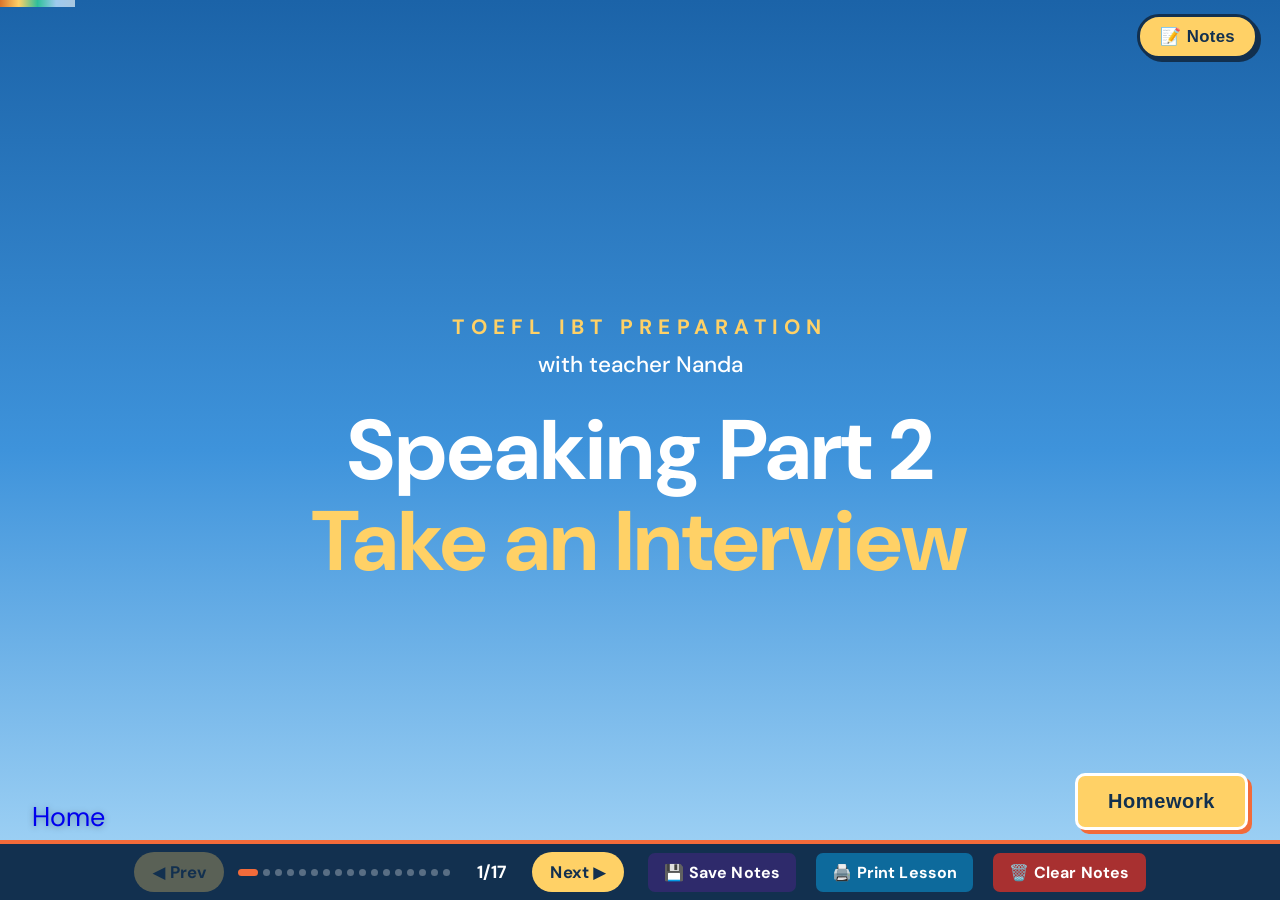
<file: TOEFL-2-Take-an-Interview/index.html>
<!DOCTYPE html>
<html lang="en">
<head>
<meta charset="UTF-8">
<meta name="viewport" content="width=device-width, initial-scale=1.0">
<title>Speaking Part 2: Take an Interview</title>
<link rel="preconnect" href="https://fonts.googleapis.com">
<link href="https://fonts.googleapis.com/css2?family=Fredoka:wght@500;600;700&family=DM+Sans:wght@400;500;700;800&display=swap" rel="stylesheet">
<style>

  * { box-sizing: border-box; }
  body { margin:0; font-family:'Segoe UI', system-ui, sans-serif; background:#0A0A0A; }
  #deck { position:relative; width:100%; height:100vh; overflow:hidden; }
  .slide {
    position:absolute; inset:0; opacity:0; pointer-events:none;
    transition:opacity .35s ease; overflow-y:auto; min-height:100vh;
    display:flex; flex-direction:column; background:#fff;
  }
  .slide.active { opacity:1; pointer-events:auto; }

  /* ===== COVER / HW COVER ===== */
  #s1, #hw-cover {
    background: linear-gradient(135deg, #091117 0%, #12293b 30%, #1c4567 55%, #235986 75%, #2678bc 100%);
    align-items:center; justify-content:center;
  }
  .title-inner { position:relative; width:100%; height:100%; display:flex; flex-direction:column; align-items:center; justify-content:center; padding:40px; }
  .title-label { text-transform:uppercase; letter-spacing:.18em; font-size:1.1rem; font-weight:500; color:rgba(255,255,255,.65); margin-bottom:10px; }
  .title-sub { font-size:1.15rem; font-weight:400; color:rgba(255,255,255,.75); margin-bottom:26px; }
  .title-main { font-size:3.4rem; font-weight:900; color:#fff; line-height:1.1; text-align:center; max-width:900px; }
  .title-accent { color:#FF6B35; text-shadow:0 0 28px rgba(255,107,53,.5); }
  .hw-badge { background:rgba(255,255,255,.1); border-radius:8px; padding:7px 22px; font-size:1rem; letter-spacing:.15em; color:rgba(255,255,255,.85); text-transform:uppercase; font-weight:600; margin-bottom:32px; }

  /* ===== BANNERS ===== */
  .banner { width:100%; padding:13px 28px; font-size:1.1rem; font-weight:700; letter-spacing:.03em; display:flex; align-items:center; gap:10px; flex-shrink:0; color:#fff; }
  .banner-leadin    { background:#0b73c8; }
  .banner-listening { background:#0E7A8A; }
  .banner-speaking  { background:#D9742B; }
  .banner-grammar   { background:#294c68; }
  .banner-pron      { background:#2569a1; }
  .banner-reading   { background:#2A6B42; }
  .banner-vocab     { background:#1E7A5F; }
  .banner-video     { background:#A83232; }
  .banner-review    { background:#2E2A6B; }
  .banner-hw        { background:#1C2B3A; }

  .slide-main { flex:1; overflow-y:auto; width:100%; display:flex; flex-direction:column; padding-bottom:60px; }
  .content { padding:24px 48px 20px; flex:1; }
  h2 { font-size:1.85rem; font-weight:800; color:#1C2B3A; margin:0 0 14px; }
  .instruction { font-size:1.08rem; font-weight:700; color:#1C2B3A; margin:0 0 18px; }
  .inst-light { font-size:1.05rem; font-weight:400; color:#1C2B3A; margin:0 0 18px; line-height:1.7; }
  .discuss-label { font-size:1.08rem; font-weight:700; color:#1C2B3A; margin:0 0 14px; line-height:1.7; }
  .section-subhead { font-size:1.3rem; font-weight:800; color:#294c68; margin:24px 0 10px; }
  .discuss-list { margin:0 0 18px; padding-left:22px; line-height:1.9; font-size:1.06rem; color:#1C2B3A; }
  .discuss-list li { margin-bottom:10px; }
  .discuss-box { background:#F4F8FA; border-left:6px solid #0E7A8A; border-radius:12px; padding:16px 20px 4px; margin-top:20px; }
  .discuss-box .discuss-label { margin-bottom:10px; line-height:1.7; }
  .discuss-box .discuss-list { margin-bottom:12px; }

  /* ===== CARDS / EXERCISE CONTAINERS ===== */
  .card { background:#F4F8FA; border-radius:12px; padding:1.5rem; box-shadow:0 2px 8px rgba(0,0,0,.06); margin-bottom:20px; }
  .book-placeholder { border:2px dashed #C9A227; background:#FBF6E8; border-radius:12px; padding:32px 24px; text-align:center; color:#235075; font-weight:600; margin-bottom:20px; }
  .book-placeholder .bp-icon { font-size:2.2rem; display:block; margin-bottom:8px; }
  .book-placeholder .bp-note { font-weight:400; font-size:1.05rem; color:#9A7A2E; margin-top:6px; }
  .lead-img-wrap { text-align:center; margin-bottom:20px; }
  .lead-img { width:100%; max-height:280px; object-fit:cover; border-radius:14px; box-shadow:0 4px 16px rgba(0,0,0,.15); }
  .lead-img-caption { font-size:1.08rem; font-style:italic; font-weight:700; color:#235986; margin:12px 0 0; }

  .ex-row { font-size:1.06rem; line-height:1.7; margin-bottom:10px; color:#1C2B3A; }
  .ans-input { border:none; border-bottom:2px solid #294c68; background:transparent; font-size:1.05rem; font-weight:700; width:160px; padding:2px 4px; text-align:left; font-family:inherit; color:#1C2B3A; }
  .ans-input.small { width:120px; }
  .ans-input.wide { width:100%; margin-top:6px; }
  .ans-input.half { width:50%; margin-top:6px; }
  textarea.ans-input { display:block; min-height:70px; resize:vertical; text-align:left; }
  .ans-input:focus { outline:none; border-bottom-color:#D9742B; }
  .ans-input.correct { color:#1A7A4A; border-bottom-color:#1A7A4A; }
  .ans-input.wrong { color:#C4614A; border-bottom-color:#C4614A; }
  .ans-input.empty-warn { color:#C98A1E; border-bottom-color:#C98A1E; }

  .two-col { columns:2; column-gap:40px; }
  .two-col .ex-row { break-inside:avoid; }
  .fixed-two-col { display:grid; grid-template-columns:1fr 1fr; gap:0 40px; align-items:start; }
  .fixed-three-col { display:grid; grid-template-columns:1fr 1fr 1fr; gap:0 28px; align-items:start; }

  .btn-row { display:flex; gap:12px; justify-content:center; margin-top:22px; flex-wrap:wrap; }
  .btn-check { background:#294c68; color:#fff; border:none; border-radius:8px; padding:11px 26px; font-size:.95rem; font-weight:700; cursor:pointer; font-family:inherit; }
  .btn-reset { background:#e8e8ec; color:#333; border:none; border-radius:8px; padding:11px 26px; font-size:.95rem; font-weight:700; cursor:pointer; font-family:inherit; }
  .btn-suggest { background:#1B6E96; color:#fff; border:none; border-radius:8px; padding:11px 26px; font-size:.95rem; font-weight:700; cursor:pointer; font-family:inherit; }

  .suggest-box { display:none; background:#EAF4F6; border-left:4px solid #1B6E96; border-radius:8px; padding:16px 20px; margin-top:16px; font-size:1.05rem; line-height:1.7; color:#1C2B3A; }
  .suggest-box.show { display:block; }
  .suggest-box li { margin-bottom:6px; }

  /* circle MC */
  .circ-num { display:inline-flex; align-items:center; justify-content:center; width:24px; height:24px; border-radius:6px; font-weight:800; background:#eee; color:#294c68; margin-right:8px; font-size:.9rem; }
  .circ-opt { border:1.5px solid #ccc; border-radius:14px; padding:4px 14px; margin:2px 4px; background:#fff; cursor:pointer; font-family:inherit; font-size:1.05rem; color:#1C2B3A; }
  .circ-opt.picked { border-color:#294c68; background:#deedfa; font-weight:700; }
  .circ-opt.correct { border-color:#1A7A4A; background:#E3F5EA; color:#1A7A4A; font-weight:800; }
  .circ-opt.wrong { border-color:#C4614A; background:#deedfa; color:#C4614A; font-weight:800; }
  .example-badge { background:#2E7D32;color:#fff;display:inline-flex;align-items:center;justify-content:center;width:24px;height:24px;border-radius:6px;font-weight:800; margin-right:8px; font-size:.9rem; }

  /* classify */
  .classify-bank { display:flex; flex-wrap:wrap; gap:8px; margin-bottom:20px; }
  .classify-chip { border:1.5px solid #294c68; color:#294c68; border-radius:20px; padding:6px 16px; cursor:pointer; font-weight:700; font-size:1.05rem; background:#fff; font-family:inherit; }
  .classify-chip.selected { background:#294c68; color:#fff; }
  .classify-chip.used { opacity:.35; cursor:default; border-style:dashed; }
  .classify-cols { display:grid; grid-template-columns:repeat(2,1fr); gap:14px; }
  .classify-col { background:#fff; border:2px solid #ddd; border-radius:10px; padding:14px; min-height:70px; cursor:pointer; }
  .classify-col h4 { margin:0 0 8px; font-size:1.1rem; color:#294c68; }
  .classify-col .placed { display:inline-block; background:#deedfa; border-radius:14px; padding:3px 10px; margin:3px; font-size:1.05rem; font-weight:700; }
  .classify-col .placed.correct { background:#E3F5EA; color:#1A7A4A; }
  .classify-col .placed.wrong { background:#deedfa; color:#C4614A; }

  /* match colour pair */
  .match-wrap { display:grid; grid-template-columns:1fr 1fr; gap:40px; background:#F8FAFB; border-radius:14px; padding:1.3rem 1.4rem; }
  .match-col-head { font-weight:800; font-size:1.05rem; letter-spacing:.02em; margin-bottom:12px; padding-bottom:8px; border-bottom:2px solid #E0E6EC; }
  .match-col-head.mc-left { color:#294c68; }
  .match-col-head.mc-right { color:#2569a1; }
  .match-item { padding:11px 14px; border-radius:8px; border:1.5px solid #ddd; margin-bottom:10px; cursor:pointer; font-size:1.05rem; color:#1C2B3A; user-select:none; position:relative; transition:border-color .15s, box-shadow .15s, transform .15s; background:#fff; box-shadow:0 1px 3px rgba(0,0,0,.06); display:flex; align-items:flex-start; }
  .match-item:not(.example-pair):hover { box-shadow:0 3px 10px rgba(0,0,0,.14); transform:translateY(-1px); }
  .match-item.example-pair { cursor:default; background:#EAF6EE !important; border-color:#2E7D32 !important; }
  .match-item.c0 { border-color:#7B2D8E; border-width:3px; background:#F3E6F7; box-shadow:0 0 0 2px rgba(123,45,142,.25); }
  .match-item.c1 { border-color:#3682c1; border-width:3px; background:#e1effa; box-shadow:0 0 0 2px rgba(201,130,46,.25); }
  .match-item.c2 { border-color:#2A5A9E; border-width:3px; background:#E3EBFA; box-shadow:0 0 0 2px rgba(42,90,158,.25); }
  .match-item.c3 { border-color:#0E7A8A; border-width:3px; background:#E3F2F4; box-shadow:0 0 0 2px rgba(14,122,138,.25); }
  .match-item.c4 { border-color:#D9742B; border-width:3px; background:#F8E6EE; box-shadow:0 0 0 2px rgba(178,58,107,.25); }
  .match-item.c5 { border-color:#8C7A1E; border-width:3px; background:#F5F1DD; box-shadow:0 0 0 2px rgba(140,122,30,.25); }
  .match-item.c6 { border-color:#4A5A8C; border-width:3px; background:#E6E9F5; box-shadow:0 0 0 2px rgba(74,90,140,.25); }
  .match-item.c7 { border-color:#3E8C5E; border-width:3px; background:#E6F5EC; box-shadow:0 0 0 2px rgba(62,140,94,.25); }
  .match-item.picking { border-color:#294c68; border-width:3px; border-style:dashed; box-shadow:0 0 0 2px rgba(90,46,140,.2); }
  .match-item.correctpair { outline:3px solid #1A7A4A; background:#1A7A4A !important; color:#fff; }
  .match-item.wrongpair { outline:3px solid #C4614A; background:#C4614A !important; color:#fff; }

  /* word bank tiles */
  .wb-bank { display:flex; flex-wrap:wrap; gap:8px; margin-bottom:18px; }
  .wb-bank.book-style { border-top:3px double #333; border-bottom:1px solid #ccc; padding:12px 4px; }
  .wb-tile { border:1.5px solid #2569a1; color:#2569a1; background:#fff; border-radius:18px; padding:6px 16px; cursor:pointer; font-weight:700; font-family:inherit; font-size:1.05rem; }
  .wb-tile.used { opacity:.35; border-style:dashed; cursor:default; }
  .wb-tile.selected { background:#2569a1; color:#fff; }
  .wb-tile.example-used { opacity:.5; border-style:dashed; cursor:default; text-decoration:line-through; }
  .wb-blank { display:inline-block; min-width:90px; border-bottom:2px solid #2569a1; padding:2px 8px; margin:0 3px; cursor:pointer; font-weight:700; color:#2569a1; text-align:center; }
  .wb-blank.filled { border-style:solid; }
  .wb-blank.correct { color:#1A7A4A; border-color:#1A7A4A; }
  .wb-blank.wrong { color:#C4614A; border-color:#C4614A; }

  /* audio / video placeholders */
  .audio-box { background:#f0f4f8; border-radius:999px; padding:10px 18px; display:flex; align-items:center; gap:14px; margin-bottom:18px; }
  .audio-box audio { width:100%; }
  .speaker-grid { display:grid; grid-template-columns:repeat(4,1fr); gap:16px; margin-bottom:22px; }
  .speaker-card { background:#F4F8FA; border-radius:14px; padding:12px; }
  .speaker-card img { width:100%; height:120px; object-fit:cover; border-radius:10px; display:block; }
  .speaker-card .sp-name { font-size:1.05rem; font-weight:800; color:#1C2B3A; margin:10px 0 8px; text-align:center; }
  .speaker-card .audio-box { margin-bottom:0; padding:6px 10px; }
  .who-table { border:1px solid #E2E8E2; border-radius:12px; overflow:hidden; }
  .who-row { display:grid; grid-template-columns:1fr repeat(4,86px); align-items:center; gap:8px; padding:9px 14px; border-bottom:1px solid #E2E8E2; font-size:1.06rem; line-height:1.5; color:#1C2B3A; }
  .who-row:last-child { border-bottom:none; }
  .who-row.who-head { background:#F4F8FA; font-weight:800; }
  .who-row.who-head span { text-align:center; }
  .who-row.who-head span:first-child { text-align:left; }
  .who-row .circ-opt { width:100%; margin:0; text-align:center; padding:4px 0; }
  .video-box { background:#1C2B3A; border-radius:14px; padding:16px 20px; margin-bottom:18px; }
  .video-box video { width:100%; border-radius:8px; display:block; }
  .video-box p { color:#fff; font-size:1.05rem; margin:0 0 10px; font-weight:700; letter-spacing:.02em; }
  .glossary-note { font-size:1.05rem; color:#666; font-style:italic; margin-top:10px; }
  .glossary-box { background:#F4F8FA; border-radius:10px; padding:14px 18px; margin-bottom:16px; }
  .glossary-box h4 { margin:0 0 8px; font-size:1rem; color:#294c68; }
  .glossary-box p { margin:0 0 6px; font-size:1.05rem; line-height:1.7; color:#1C2B3A; }
  .glossary-box b { color:#1C2B3A; }

  /* answer key toggle */
  .akey-box { display:none; background:#F3EEF7; border-left:4px solid #294c68; border-radius:8px; padding:16px 20px; margin-top:16px; font-size:1.05rem; line-height:1.7; color:#1C2B3A; }
  .akey-box.show { display:block; }
  .akey-box li { margin-bottom:8px; }
  .btn-akey { background:#294c68; color:#fff; border:none; border-radius:8px; padding:11px 26px; font-size:.95rem; font-weight:700; cursor:pointer; font-family:inherit; }

  /* grammar theory / form reference */
  .gram-box { background:#F4F8FA; border-radius:12px; padding:18px 22px; margin-bottom:16px; border-left:6px solid #294c68; }
  .gram-box h3 { margin:0 0 8px; font-size:1.1rem; color:#294c68; }
  .gram-box p { font-size:1.06rem; line-height:1.7; color:#1C2B3A; margin:0 0 8px; }
  .gram-box .hl { font-weight:800; color:#294c68; }
  .gram-box ul { margin:6px 0 0; padding-left:20px; font-size:1.05rem; line-height:1.8; color:#1C2B3A; }
  .gram-note { background:#FDF3D6; border-left:4px solid #C9A227; border-radius:8px; padding:14px 18px; font-size:1.05rem; color:#235075; margin-top:6px; line-height:1.7; }
  .gram-mistake { background:#FDEBEA; border-left:4px solid #C4614A; border-radius:8px; padding:14px 18px; font-size:1.05rem; color:#235075; margin-top:10px; line-height:1.7; }
  .gram-mistake s { color:#922B21; }
  .ex-example-centered { text-align:center; font-size:1.06rem; font-style:italic; color:#1A5030; background:#EAF6EE; border-radius:10px; padding:14px 24px; margin:0 0 22px; font-weight:600; line-height:1.7; }
  .ex-example-centered .ex-tag { display:block; font-style:normal; font-weight:800; letter-spacing:.06em; font-size:.78rem; text-transform:uppercase; color:#2F7A52; margin-bottom:6px; }

  /* CCQ box */
  .gx-two { display:grid; grid-template-columns:3fr 2fr; gap:20px; align-items:start; }
  .gx-board { background:#F4F8FA; border-radius:10px; padding:14px 18px; }
  .gx-board h4, .gx-h { margin:0 0 10px; color:#294c68; font-size:1.1rem; }
  .gx-board .ex-row { margin-bottom:8px; line-height:1.6; }
  mark.gx-if { background:#E7EAF7; color:#3B4C99; font-weight:800; padding:1px 6px; border-radius:5px; }
  mark.gx-main { background:#dbeefd; color:#085492; font-weight:800; padding:1px 6px; border-radius:5px; }
  .ccq-box { background:#F4F8FA; border-radius:10px; padding:14px 18px; margin:14px 0; }
  .ccq-label { font-weight:700; color:#294c68; margin-bottom:8px; font-size:1.05rem; }
  .ccq-list { list-style:none; margin:0; padding:0; display:flex; flex-direction:column; gap:8px; }
  .ccq-list li { font-size:1.05rem; color:#1C2B3A; line-height:1.7; }
  .ccq-list em { color:#294c68; font-weight:700; font-style:normal; }
  .ccq-reveal-btn { background:#294c68; color:#fff; border:none; border-radius:20px; padding:4px 14px; font-size:1.05rem; font-weight:700; cursor:pointer; margin-right:10px; }
  .ccq-reveal-btn:hover { background:#7A45B5; }
  .ccq-answer { display:none; color:#1A5030; font-weight:600; }
  .ccq-answer.show { display:inline; }

  /* speaking interview cards */
  /* ---- Risk Bingo ---- */
  .bingo-layout { display:grid; grid-template-columns:auto 1fr; gap:26px; align-items:start; }
  .bingo-card { display:grid; grid-template-columns:repeat(4,72px); gap:8px; }
  .bingo-cell { height:72px; border-radius:12px; border:2px solid #D9742B; background:#fff; color:#D9742B; font-family:inherit; font-size:1.6rem; font-weight:800; cursor:default; display:flex; align-items:center; justify-content:center; transition:background .25s, color .25s, transform .25s; }
  .bingo-cell.marked { background:#D9742B; color:#fff; transform:scale(.94); }
  .bingo-cell.inline { box-shadow:0 0 0 4px #F2C14E; }
  .bingo-ball { width:120px; height:120px; border-radius:50%; background:#D9742B; color:#fff; font-size:3rem; font-weight:800; display:flex; align-items:center; justify-content:center; margin:0 auto 16px; box-shadow:0 6px 18px rgba(178,58,107,.35); }
  .bingo-ball.empty { background:#F0E4EA; color:#D9742B; }
  .bingo-prompt { background:#F8F0F4; border-left:6px solid #D9742B; border-radius:12px; padding:18px 22px; min-height:150px; }
  .bingo-area { font-size:1.05rem; font-weight:800; color:#D9742B; margin:0 0 8px; text-transform:uppercase; letter-spacing:.04em; }
  .bingo-q { font-size:1.15rem; line-height:1.6; color:#1C2B3A; margin:0; }
  .bingo-status { text-align:center; font-size:1.05rem; font-weight:700; color:#1C2B3A; margin-top:14px; min-height:1.6em; }
  .bingo-status.win { color:#D9742B; font-size:1.25rem; }

  /* image placeholder */
  .img-placeholder { background:linear-gradient(135deg,#e1effa,#c3ddf2); border-radius:10px; display:flex; flex-direction:column; align-items:center; justify-content:center; color:#235986; font-size:.95rem; font-weight:600; border:2px dashed #71a7d4; margin:8px 0; padding:24px; text-align:center; min-height:120px; }
  .img-placeholder .ip-icon { font-size:1.8rem; margin-bottom:6px; }
  .photo-grid { display:grid; grid-template-columns:repeat(2,1fr); gap:14px; margin-bottom:16px; }
  .photo-item { position:relative; }
  .photo-item .img-placeholder { min-height:140px; margin:0; }
  .photo-num { position:absolute; top:8px; left:8px; background:#1C2B3A; color:#fff; width:26px; height:26px; border-radius:50%; display:flex; align-items:center; justify-content:center; font-weight:800; font-size:.9rem; }
  .photo-label { margin-top:6px; }
  .photo-label .wb-blank { display:block; width:100%; text-align:center; }

  /* article */
  .article-box { background:#FAFAF8; border-radius:12px; padding:20px 24px; margin-bottom:16px; border:1px solid #eee; }
  .article-box h3 { font-size:1.3rem; font-weight:900; color:#1C2B3A; margin:0 0 4px; line-height:1.3; }
  .article-box h3 .hl { background:#A83232; color:#fff; padding:2px 8px; border-radius:4px; }
  .article-box p { font-size:1.05rem; line-height:1.75; color:#1C2B3A; margin:0 0 14px; }
  .article-box p:last-child { margin-bottom:0; }

  /* checkbox tick list */
  .tick-list { display:flex; flex-direction:column; gap:8px; margin:10px 0 18px; }
  .tick-item { display:flex; align-items:center; gap:12px; padding:9px 14px; border:1.5px solid #ddd; border-radius:8px; cursor:pointer; font-size:1.05rem; color:#1C2B3A; background:#fff; transition:all .15s; }
  .tick-item:hover { border-color:#2A6B42; }
  .tick-box { width:22px; height:22px; border:2px solid #999; border-radius:5px; flex-shrink:0; display:flex; align-items:center; justify-content:center; font-size:.85rem; color:#fff; font-weight:800; }
  .tick-item.picked { border-color:#2A6B42; background:#EAF6EE; }
  .tick-item.picked .tick-box { background:#2A6B42; border-color:#2A6B42; }
  .tick-item.correct { border-color:#1A7A4A; background:#E3F5EA; }
  .tick-item.correct .tick-box { background:#1A7A4A; border-color:#1A7A4A; }
  .tick-item.wrong { border-color:#C4614A; background:#deedfa; }
  .tick-item.wrong .tick-box { background:#C4614A; border-color:#C4614A; }
  .tick-item.missed { border-color:#C98A1E; background:#FDF3D6; }

  /* dice */
  .dice-box { text-align:center; background:#F4F8FA; border-radius:14px; padding:30px; }
  .die-face { font-size:3.5rem; margin-bottom:16px; }
  .dice-prompt { font-size:1.15rem; font-weight:700; color:#1C2B3A; margin-top:16px; min-height:30px; }
  .book-hl { background:#D9D9D9; padding:1px 5px; border-radius:3px; }

  /* review */
  .review-grid { display:grid; grid-template-columns:1fr 1fr; gap:14px; margin:10px 0; }

  /* score scale (Listening 1a) */
  .score-card { background:#F4F8FA; border-radius:12px; padding:18px 22px; margin-bottom:16px; }
  .env-row { display:grid; grid-template-columns:1fr auto; align-items:center; gap:16px; padding:9px 0; border-bottom:1px solid #e2e8e2; font-size:1.05rem; color:#1C2B3A; }
  .env-row:last-child { border-bottom:none; }
  .env-row .env-label { min-width:0; }
  .env-scale { display:flex; gap:6px; }
  .scale-head { display:grid; grid-template-columns:1fr auto; gap:16px; align-items:end; padding-bottom:8px; }
  .scale-head .scale-anchors { display:flex; gap:6px; }
  .scale-head .scale-anchors span { width:32px; text-align:center; font-size:.7rem; line-height:1.2; color:#5A6B7A; font-style:italic; }
  .env-pill { width:32px; height:32px; border-radius:50%; border:1.5px solid #0E7A8A; color:#0E7A8A; background:#fff; cursor:pointer; font-weight:700; font-size:.95rem; display:flex; align-items:center; justify-content:center; font-family:inherit; }
  .env-pill.picked { background:#0E7A8A; color:#fff; }

  /* ===== NAV / NOTES / HOME ===== */
  #notesBtn { position:fixed; top:14px; right:22px; z-index:1000; background:rgba(10,40,54,.88); color:#fff; border:none; padding:9px 20px; border-radius:22px; cursor:pointer; font-size:.92rem; font-weight:600; letter-spacing:.02em; transition:background .2s; backdrop-filter:blur(4px); }
  #notesBtn:hover { background:rgba(10,40,54,1); }
  #notesDragHandle { cursor: move; user-select: none; padding: 2px 8px; margin-right: 4px; opacity: .55; font-size: .95rem; border-radius: 4px; display: inline-block; }
  #notesDragHandle:hover { opacity: 1; background: rgba(255,255,255,.15); }
  #notesPanel.dragging { transition: none !important; }
  #homeBtn { position:fixed; top:14px; left:50%; transform:translateX(-50%); z-index:1000; display:none; background:rgba(10,40,54,.88); color:#fff; border:none; width:38px; height:38px; border-radius:50%; cursor:pointer; font-size:1.1rem; align-items:center; justify-content:center; transition:background .2s; backdrop-filter:blur(4px); }
  #homeBtn:hover { background:rgba(20,96,122,.95); }
  #notesPanel { position:fixed; top:54px; right:22px; z-index:999; width:360px; max-height:0; overflow:hidden; transition:max-height .35s ease, opacity .25s ease; opacity:0; border-radius:14px; }
  #notesPanel.open { max-height:320px; opacity:1; }
  #notesPanel.cover { left:50%; right:auto; top:56px; transform:translateX(-50%); width:min(760px,94vw); max-height:calc(100vh - 110px) !important; display:flex; flex-direction:column; }
  #notesPanel.cover #notesTA { min-height:calc(100vh - 210px) !important; max-height:calc(100vh - 210px) !important; overflow-y:auto; }
  #notesToolbar { display:flex; gap:5px; padding:6px 10px; background:rgba(10,40,54,.7); border-radius:10px 10px 0 0; align-items:center; flex-wrap:wrap; }
  #notesToolbar button { background:rgba(255,255,255,.12); border:none; border-radius:5px; color:#fff; font-size:.85rem; padding:3px 9px; cursor:pointer; font-family:inherit; transition:background .15s; }
  #notesToolbar button:hover { background:rgba(255,255,255,.25); }
  #notesTA { width:100%; min-height:220px; max-height:260px; padding:14px; border:none; border-radius:0 0 14px 14px; outline:none; font-size:1rem; line-height:1.55; background:rgba(10,40,54,.92); color:#fff; font-family:inherit; backdrop-filter:blur(6px); box-sizing:border-box; overflow-y:auto; }
  #notesTA:empty::before { content:attr(data-placeholder); color:rgba(255,255,255,.4); pointer-events:none; }
  #notesTA [style*="background-color"] { color:#1a1a1a !important; }
  #nav { position:fixed; bottom:0; left:0; right:0; height:52px; background:rgba(10,40,54,.96); z-index:500; display:flex; align-items:center; justify-content:center; gap:14px; }
  #nav button { background:rgba(255,255,255,.12); color:#fff; border:none; border-radius:7px; padding:7px 16px; font-size:.95rem; cursor:pointer; font-family:inherit; }
  #nav button:disabled { opacity:.35; cursor:default; }
  #dots { display:flex; gap:5px; flex-wrap:wrap; max-width:360px; justify-content:center; }
  .dot { width:7px; height:7px; border-radius:50%; background:rgba(255,255,255,.3); cursor:pointer; }
  .dot.active { background:#FF6B35; }
  #counter { color:#fff; font-size:.9rem; min-width:54px; text-align:center; }

  /* print */
  .slide-notes-print { display:none; }
  .lesson-link-print { display:none; }
  @media print {
    @page { margin:1.2cm; }
    * { -webkit-print-color-adjust:exact !important; print-color-adjust:exact !important; }
    html, body { height:auto !important; overflow:visible !important; background:#fff !important; display:block !important; }
    #deck { overflow:visible !important; height:auto !important; display:block !important; position:static !important; }
    #notesBtn, #notesPanel, #nav, #homeBtn { display:none !important; }
    body.print-all .slide { display:flex !important; flex-direction:column !important; position:relative !important; inset:auto !important; opacity:1 !important; padding:16px 24px !important; page-break-after:always; break-after:page; min-height:0 !important; height:auto !important; }
    .slide * { flex:none !important; height:auto !important; min-height:0 !important; max-height:none !important; }
    .slide-main, .content { overflow:visible !important; }
    img, video { max-height:240px !important; width:auto !important; max-width:100% !important; object-fit:contain !important; }
    body.print-all .slide::before { content:"TOEFL Lesson 2 \2014  Take an Interview"; display:block !important; font-size:10px; color:#999; font-family:'Segoe UI', Arial, sans-serif; padding-bottom:5px; border-bottom:1px solid #ddd; margin-bottom:8px; }
    body.print-all #s1::before { display:none !important; }
    .lesson-link-print { display:block !important; padding:28px 32px; margin-bottom:20px; background:linear-gradient(135deg, #091117 0%, #12293b 30%, #1c4567 55%, #235986 75%, #2678bc 100%); border-radius:12px; text-align:center; font-family:'Segoe UI', Arial, sans-serif; }
    .lesson-link-print .lp-title { display:block; font-size:30px; font-weight:900; color:#fff; margin-bottom:10px; letter-spacing:.01em; line-height:1.2; }
    .lesson-link-print .lp-sub { display:block; font-size:20px; color:rgba(255,255,255,.88); font-weight:500; }
    .lesson-link-print a { color:#FF6B35; font-weight:800; text-decoration:underline; font-size:20px; }
    .slide-notes-print { display:block !important; margin-top:12px; padding:10px 14px; border-top:2px solid #0E5A8A; background:#E3F2FD; border-radius:6px; font-size:12px; line-height:1.6; color:#1A1A2E; }
    .slide-notes-print-label { font-size:10px; font-weight:800; color:#0E5A8A; text-transform:uppercase; letter-spacing:1px; margin-bottom:4px; display:block; }
    .card-body, .card-body * { color:#1a1a1a !important; }
  }



  /* =====================================================================
     Empower design layer
     Café / cup / menu-board look.
     Palette: navy #1a2b38 · coral #D9742B · sky #9fcaee · mint #2FBF9B · lemon #FFD166 · lilac #a9c7e0
     ===================================================================== */
  :root { --navy:#12304F; --coral:#F26B3A; --sky:#9AD1F5; --mint:#2FBF9B; --lemon:#FFD166; --lilac:#BFD9F2; --paper:#FFFFFF; --mist:#EAF5FF; }
  body { font-family:'DM Sans','Segoe UI',system-ui,sans-serif; background:var(--navy); }
  .slide { background:#FFFFFF; }
  .slide-main { padding-bottom:70px; margin-top:6px; }

  /* ---------- progress bar: row of chat dots ---------- */
  #progBar { position:fixed; top:0; left:0; height:7px; width:0; z-index:1200; transition:width .45s ease; pointer-events:none;
    background:linear-gradient(90deg,#D9742B,#FFD166,#2FBF9B,#9fcaee,#a9c7e0); }

  /* ---------- covers ---------- */
  #s1, #hw-cover { background:radial-gradient(circle at 25% 20%, #294c68 0%, #1a2b38 60%, #0b151e 100%); }
  .title-label { color:var(--lemon); font-weight:800; letter-spacing:.3em; }
  .title-sub { color:rgba(255,255,255,.82); }
  .title-main { font-family:'Fredoka','Segoe UI',sans-serif; font-weight:600; color:#fff; line-height:1.08; max-width:1100px; font-size:clamp(3rem,6.6vw,5.8rem); position:relative; z-index:3; }
  .title-accent { color:var(--coral); text-shadow:none; }
  .hw-badge, #hw-cover .title-inner > div:first-child { background:var(--lemon); color:var(--navy) !important; font-weight:800; border-radius:999px; }
  #s1 button[onclick^="goToId"] { background:var(--lemon) !important; color:var(--navy) !important; border:3px solid #fff !important; box-shadow:4px 4px 0 var(--coral); font-weight:800 !important; transition:transform .15s, box-shadow .15s; }
  #s1 button[onclick^="goToId"]:hover { transform:translate(-2px,-2px); box-shadow:6px 6px 0 var(--coral); }
  #s1::after, #hw-cover::after { display:none; }
  .cover-bubble { position:absolute; z-index:1; padding:16px 26px; border-radius:26px; font-family:'Fredoka','Segoe UI',sans-serif; font-weight:600; font-size:clamp(1.15rem,2.2vw,1.9rem); color:var(--navy); box-shadow:0 10px 0 rgba(0,0,0,.18); animation:aefFloat 6s ease-in-out infinite; pointer-events:none; }
  .cover-bubble::after { content:""; position:absolute; bottom:-16px; left:30px; border:10px solid transparent; border-top:16px solid var(--tail); border-bottom:0; }
  .cover-bubble.cb1 { top:9%; left:6%; background:var(--lemon); --tail:#FFD166; }
  .cover-bubble.cb2 { top:14%; right:7%; background:var(--sky); --tail:#9fcaee; animation-delay:-2s; }
  .cover-bubble.cb3 { bottom:22%; left:8%; background:var(--mint); --tail:#2FBF9B; animation-delay:-4s; }
  .cover-bubble.cb4 { bottom:26%; right:9%; background:var(--lilac); --tail:#a9c7e0; animation-delay:-1s; }
  .cover-bubble span { color:var(--navy); }
  .cover-bubble.cb2::after, .cover-bubble.cb4::after { left:auto; right:34px; }
  @keyframes aefFloat { 0%,100% { transform:translateY(0) rotate(-1.5deg); } 50% { transform:translateY(-14px) rotate(1.5deg); } }

  /* ---------- banners ---------- */
  .banner { position:relative; font-family:'Fredoka','Segoe UI',sans-serif; font-weight:600; letter-spacing:.04em; font-size:1.15rem; padding:14px 48px; margin-bottom:22px; }
  .banner::after { content:""; position:absolute; left:48px; bottom:-11px; width:150px; height:14px;
    background:radial-gradient(circle,#D9742B 5px,transparent 6px) 0 0/30px 14px repeat-x,
               radial-gradient(circle,#FFD166 5px,transparent 6px) 30px 0/90px 14px repeat-x; opacity:1; }
  .banner-bridge { background:#226194; }
  .banner-leadin { background:#B5382C; }
  .banner-vocab { background:#10675A; }
  .banner-speaking { background:#2569a1; }
  .banner-grammar { background:#5E4B8B; }
  .banner-pron { background:#1a64a1; }
  .banner-listening { background:#1B5E86; }
  .banner-review { background:#1a2b38; }
  .banner-hw { background:#1a2b38; }

  /* ---------- typography ---------- */
  h2 { font-family:'Fredoka','Segoe UI',sans-serif; font-weight:600; color:var(--navy); font-size:2.2rem; line-height:1.15; margin-bottom:12px; }
  h2::after { content:""; display:block; width:90px; height:8px; margin-top:8px; border-radius:8px;
    background:repeating-linear-gradient(90deg,#D9742B 0 18px,#FFD166 18px 36px,#2FBF9B 36px 54px,#9fcaee 54px 72px,#a9c7e0 72px 90px); }
  .instruction { color:var(--navy); border-left:7px solid var(--coral); padding-left:16px; }
  .inst-light { color:#1d3549; }
  .discuss-label, .ex-row, .discuss-list { color:var(--navy); }
  .section-subhead { color:var(--coral); font-family:'Fredoka','Segoe UI',sans-serif; font-weight:600; }

  /* ---------- cards & boxes ---------- */
  .card, .gram-box, .glossary-box, .ccq-box, .discuss-box, .match-wrap, .article-box, .dice-box, .roul-prompt, .nametag, .form-badge, .qa-table-wrap {
    background:#fff; border:3px solid var(--navy); border-radius:20px; box-shadow:6px 6px 0 var(--sky); }
  .gram-box { border-left:14px solid var(--lilac); }
  .gram-box h3, .glossary-box h4, .ccq-label, .gx-h { color:var(--navy); font-family:'Fredoka','Segoe UI',sans-serif; font-weight:600; }
  .gram-box h3, .glossary-box h4 { display:inline-block; background:var(--navy); color:var(--lemon); padding:4px 16px; border-radius:999px; }
  .gram-box .hl { color:var(--navy); background:var(--lemon); padding:0 7px; border-radius:6px; font-weight:800; }
  .gram-note { background:#FFF3C4; border:3px solid var(--navy); border-left-width:10px; color:#3D2F00; border-radius:14px; }
  .gram-mistake { background:#FFE3DF; border:3px solid var(--navy); border-left-width:10px; color:#0c3556; border-radius:14px; }
  .ex-example-centered { background:#E2F8EF; color:#0C5A46; border:3px dashed var(--mint); border-radius:16px; }
  .ex-example-centered .ex-tag { color:#0C5A46; }
  .discuss-box { border-left:14px solid var(--mint); }
  .suggest-box { background:#d8ecfd; border:3px solid var(--navy); border-left-width:10px; border-radius:14px; }
  .akey-box { background:#FFF3C4; border:3px solid var(--navy); border-left-width:10px; border-radius:14px; }
  .book-placeholder, .img-placeholder { background:repeating-linear-gradient(135deg,#e7f4fe 0 18px,#c7e4fc 18px 36px); border:3px dashed var(--navy); color:var(--navy); border-radius:18px; font-size:1.05rem; }
  .img-placeholder .ip-icon { font-size:2rem; }
  .ccq-box { background:#e7f4fe; box-shadow:none; }
  .ccq-reveal-btn { background:var(--navy); color:var(--lemon); font-size:1.05rem; }
  .ccq-reveal-btn:hover { background:#294c68; }
  .ccq-list em { color:#25659a; }
  .ccq-answer { color:#0C5A46; }
  .ccq-list li { color:var(--navy); }

  /* ---------- answer fields ---------- */
  .ans-input { border-bottom:3px solid var(--navy); background:rgba(255,216,77,.30); border-radius:6px 6px 0 0; color:var(--navy); text-align:left; }
  .ans-input:focus { border-bottom-color:var(--coral); background:rgba(255,216,77,.55); }
  .ans-input.correct { color:#1A7A4A; border-bottom-color:#1A7A4A; background:#E3F5EA; }
  .ans-input.wrong { color:#C4614A; border-bottom-color:#C4614A; background:#deedfa; }
  .ans-input.empty-warn { color:#2270b0; border-bottom-color:#E4A03A; background:#d8ecfd; }

  /* ---------- buttons ---------- */
  .btn-check, .btn-reset, .btn-suggest, .btn-akey, .btn-roul { border:3px solid var(--navy); border-radius:999px; box-shadow:4px 4px 0 var(--navy); transition:transform .12s, box-shadow .12s; font-size:1.05rem; cursor:pointer; font-family:inherit; font-weight:800; padding:10px 26px; }
  .btn-check { background:var(--lemon); color:var(--navy); }
  .btn-reset { background:#fff; color:var(--navy); }
  .btn-suggest { background:var(--sky); color:var(--navy); }
  .btn-akey { background:var(--coral); color:var(--navy); }
  .btn-roul { background:var(--mint); color:var(--navy); font-size:1.15rem; padding:12px 30px; }
  .btn-check:hover, .btn-reset:hover, .btn-suggest:hover, .btn-akey:hover, .btn-roul:hover { transform:translate(-2px,-2px); box-shadow:6px 6px 0 var(--navy); }
  .btn-check:active, .btn-reset:active, .btn-suggest:active, .btn-akey:active, .btn-roul:active { transform:translate(2px,2px); box-shadow:1px 1px 0 var(--navy); }

  /* ---------- choices, tiles, ticks ---------- */
  .circ-num { background:var(--navy); color:var(--lemon); }
  .example-badge { background:#2E7D32; color:#fff; }
  .circ-opt { display:inline-block; white-space:nowrap; border:2px solid var(--navy); color:var(--navy); transition:transform .12s, background .12s; }
  .circ-sep { margin:0 2px; color:var(--navy); font-weight:700; }
  .classify-chip, .wb-tile { border:2px solid var(--navy); color:var(--navy); transition:transform .12s, background .12s; }
  .circ-opt:hover, .classify-chip:hover, .wb-tile:hover { background:#FFE98A; transform:translateY(-2px); }
  .circ-opt.picked, .classify-chip.selected, .wb-tile.selected { background:var(--lemon); border-color:var(--navy); color:var(--navy); font-weight:800; }
  .circ-opt.correct { border-color:#1A7A4A; background:#E3F5EA; color:#1A7A4A; }
  .circ-opt.wrong { border-color:#C4614A; background:#deedfa; color:#C4614A; }
  .classify-col { border:3px solid var(--navy); border-radius:16px; }
  .classify-col h4 { color:var(--navy); }
  .classify-col .placed { background:#FFE98A; border:2px solid var(--navy); }
  .classify-col .placed.correct { background:#E3F5EA; color:#1A7A4A; border-color:#1A7A4A; }
  .classify-col .placed.wrong { background:#deedfa; color:#C4614A; border-color:#C4614A; }
  .wb-bank.book-style { border-top:3px double var(--navy); }
  .wb-blank { border-bottom:3px solid var(--navy); color:var(--navy); }
  .wb-blank.correct { color:#1A7A4A; border-color:#1A7A4A; }
  .wb-blank.wrong { color:#C4614A; border-color:#C4614A; }
  .match-col-head.mc-left, .match-col-head.mc-right { color:var(--navy); border-bottom:3px solid var(--coral); }
  .match-wrap { background:#fff; }
  .match-item { border:2px solid var(--navy); border-radius:14px; }
  .match-item.picking { border-color:var(--navy); }
  .match-item.example-pair { background:#E3F5EA !important; }

  /* ---------- audio ---------- */
  .audio-box { background:var(--sky); border:3px solid var(--navy); box-shadow:4px 4px 0 var(--navy); }
  .audio-box.pending { background:repeating-linear-gradient(135deg,#d8ecfd 0 14px,#bbdaf4 14px 28px); border-style:dashed; box-shadow:none; }

  /* ---------- nav chrome ---------- */
  #notesBtn, #homeBtn { background:var(--lemon); color:var(--navy); border:3px solid var(--navy); box-shadow:3px 3px 0 var(--navy); backdrop-filter:none; font-weight:800; }
  #notesBtn:hover, #homeBtn:hover { background:#FFE98A; }
  #nav { background:var(--navy); border-top:4px solid var(--coral); }
  #nav button { font-weight:800; border-radius:999px; transition:transform .12s; }
  #nav button#prevBtn, #nav button#nextBtn { background:var(--lemon); color:var(--navy); }
  #nav button:hover:not(:disabled) { transform:translateY(-2px); }
  #nav button:disabled { opacity:.3; }
  .dot { background:rgba(255,255,255,.3); transition:all .2s; }
  .dot.active { background:var(--coral); width:20px; border-radius:6px; }
  #counter { color:#fff; font-weight:700; }

  /* ---------- NEW COMPONENTS ---------- */
  /* name badge */
  .nametag { max-width:420px; margin:0 auto 18px; overflow:hidden; text-align:center; box-shadow:6px 6px 0 var(--coral); }
  .nametag .nt-top { background:var(--coral); color:#fff; font-family:'Fredoka','Segoe UI',sans-serif; font-weight:600; font-size:1.7rem; letter-spacing:.14em; padding:8px 0 2px; }
  .nametag .nt-mid { background:var(--coral); color:#fff; font-weight:700; font-size:1.05rem; letter-spacing:.1em; padding:0 0 10px; }
  .nametag .nt-name { padding:18px 20px 22px; }
  .nametag input { width:100%; border:none; border-bottom:3px solid var(--navy); font-family:'Fredoka','Segoe UI',sans-serif; font-size:1.7rem; text-align:left; color:var(--navy); background:transparent; padding:2px 4px; }
  .nametag input:focus { outline:none; border-bottom-color:var(--coral); }

  /* party cards */
  .party-grid { display:grid; grid-template-columns:repeat(3,1fr); gap:20px; margin-bottom:10px; }
  .party-card { background:#fff; border:3px solid var(--navy); border-radius:22px; padding:18px 20px 20px; box-shadow:6px 6px 0 var(--lemon); position:relative; }
  .party-card:nth-child(2) { box-shadow:6px 6px 0 var(--mint); }
  .party-card:nth-child(3) { box-shadow:6px 6px 0 var(--lilac); }
  .party-card .pc-icon { font-size:2.2rem; line-height:1; }
  .party-card h4 { font-family:'Fredoka','Segoe UI',sans-serif; font-weight:600; font-size:1.35rem; color:var(--navy); margin:6px 0 8px; }
  .party-card p { font-size:1.08rem; line-height:1.65; color:var(--navy); margin:0 0 10px; }
  .party-card .ans-input { width:100%; }

  /* speech bubbles for model dialogues */
  .chat { display:flex; flex-direction:column; gap:10px; margin:10px 0 16px; }
  .bub { max-width:78%; padding:12px 18px; border-radius:20px; font-size:1.08rem; line-height:1.55; color:var(--navy); border:3px solid var(--navy); position:relative; }
  .bub.a { background:#d8ecfd; align-self:flex-start; border-bottom-left-radius:4px; }
  .bub.b { background:#FFF3C4; align-self:flex-end; border-bottom-right-radius:4px; }
  .bub b.you { color:var(--coral); text-decoration:underline; text-decoration-thickness:3px; }
  .bub .who { display:block; font-size:1.05rem; font-weight:800; opacity:.75; margin-bottom:2px; }

  /* warm-up flip cards */
  .wu-grid { display:grid; grid-template-columns:repeat(3,1fr); gap:20px; margin-bottom:16px; }
  .wu-card { background:#fff; border:3px solid var(--navy); border-radius:22px; padding:18px 18px 16px; box-shadow:6px 6px 0 var(--sky); position:relative; display:flex; flex-direction:column; gap:12px; }
  .wu-card:nth-child(3n+2) { box-shadow:6px 6px 0 var(--coral); }
  .wu-card:nth-child(3n) { box-shadow:6px 6px 0 var(--mint); }
  .wu-ans { background:var(--navy); color:#fff; border-radius:18px 18px 18px 4px; padding:14px 18px; font-size:1.2rem; font-weight:700; line-height:1.4; font-family:'Fredoka','Segoe UI',sans-serif; }
  .wu-q { display:none; background:#FFF3C4; border:3px solid var(--navy); border-radius:14px; padding:10px 14px; font-size:1.08rem; font-weight:700; color:var(--navy); }
  .wu-q.show { display:block; }
  .wu-card .ccq-reveal-btn { align-self:flex-start; margin:0; }
  .quote-card { background:linear-gradient(135deg,#e7f4fe 0%,#d8ecfd 100%); border:3px solid var(--navy); border-left:14px solid var(--coral); border-radius:20px; padding:20px 26px; margin-top:20px; }
  .quote-card .q-text { font-family:'Fredoka','Segoe UI',sans-serif; font-size:1.55rem; font-weight:500; color:var(--navy); margin:0 0 8px; line-height:1.4; }
  .quote-card .q-by { font-size:1.08rem; font-weight:700; color:#346186; margin:0; }

  /* photo strip */
  .photo-strip { display:grid; grid-template-columns:repeat(4,1fr); gap:14px; margin-top:20px; }
  .photo-strip .img-placeholder { margin:0; min-height:120px; padding:14px; font-size:1.05rem; }

  /* verb flip cards */
  .verb-grid { display:grid; grid-template-columns:repeat(3,1fr); gap:16px; }
  .verb-card { background:#fff; border:3px solid var(--navy); border-radius:18px; padding:14px 16px; cursor:pointer; box-shadow:5px 5px 0 var(--lilac); transition:transform .12s, box-shadow .12s; min-height:116px; text-align:left; font-family:inherit; }
  .verb-card:hover { transform:translate(-2px,-2px); box-shadow:7px 7px 0 var(--lilac); }
  .verb-card .vc-verb { display:block; font-family:'Fredoka','Segoe UI',sans-serif; font-weight:600; font-size:1.55rem; color:var(--navy); }
  .verb-card .vc-partner { display:none; font-size:1.12rem; font-weight:700; color:#0C5A46; margin-top:8px; background:#E2F8EF; border-radius:10px; padding:6px 12px; }
  .verb-card.open .vc-partner { display:block; }
  .verb-card.open { box-shadow:5px 5px 0 var(--mint); }
  .verb-card .vc-hint { display:block; font-size:1.05rem; color:#496b87; margin-top:6px; }
  .verb-card.open .vc-hint { display:none; }

  /* roulette */
  .roul-layout { display:grid; grid-template-columns:auto 1fr; gap:26px; align-items:center; margin:18px 0 6px; }
  .roul-ball { width:130px; height:130px; border-radius:50%; background:var(--coral); color:#fff; font-family:'Fredoka','Segoe UI',sans-serif; font-size:3.4rem; font-weight:600; display:flex; align-items:center; justify-content:center; border:4px solid var(--navy); box-shadow:6px 6px 0 var(--navy); }
  .roul-ball.empty { background:#FFE3DF; color:var(--coral); }
  .roul-ball.spin { animation:aefPop .25s linear infinite; }
  .roul-prompt { padding:20px 24px; min-height:120px; display:flex; flex-direction:column; justify-content:center; box-shadow:6px 6px 0 var(--mint); }
  .roul-q { font-family:'Fredoka','Segoe UI',sans-serif; font-size:1.7rem; line-height:1.35; color:var(--navy); margin:0; }
  .roul-sub { font-size:1.05rem; color:#346186; margin:8px 0 0; font-weight:700; }

  /* question-pair cards (freer practice) */
  .pair-grid { display:grid; grid-template-columns:1fr 1fr; gap:16px 24px; }
  .pair-card { background:#fff; border:3px solid var(--navy); border-radius:18px; padding:14px 18px; box-shadow:5px 5px 0 var(--sky); }
  .pair-card.past { box-shadow:5px 5px 0 var(--mint); }
  .pair-card .pc-q1 { font-size:1.12rem; font-weight:800; color:var(--navy); margin:0 0 8px; }
  .pair-card .pc-q1 .tag { display:inline-block; background:var(--navy); color:var(--lemon); font-size:1.05rem; border-radius:999px; padding:1px 12px; margin-right:8px; }
  .pair-card .ccq-reveal-btn { margin:0 0 8px; }
  .pair-card .pc-q2 { display:none; font-size:1.12rem; font-weight:700; color:#0C5A46; background:#E2F8EF; border-radius:10px; padding:8px 12px; }
  .pair-card .pc-q2.show { display:block; }

  /* alphabet */
  .alpha-row { display:flex; flex-wrap:wrap; gap:14px; justify-content:center; margin:6px 0 18px; }
  .alpha-group { background:#fff; border:3px solid var(--navy); border-radius:16px; padding:10px 18px; font-family:'Fredoka','Segoe UI',sans-serif; font-weight:600; font-size:2rem; letter-spacing:.12em; color:var(--navy); box-shadow:4px 4px 0 var(--lemon); }
  .alpha-group:nth-child(4n+2) { box-shadow:4px 4px 0 var(--sky); }
  .alpha-group:nth-child(4n+3) { box-shadow:4px 4px 0 var(--mint); }
  .alpha-group:nth-child(4n) { box-shadow:4px 4px 0 var(--coral); }
  .sound-grid { display:grid; grid-template-columns:repeat(7,1fr); gap:12px; margin-bottom:14px; }
  .sound-cell { background:#fff; border:3px solid var(--navy); border-radius:16px; padding:10px 8px 12px; text-align:center; box-shadow:4px 4px 0 var(--lilac); }
  .sound-cell .sc-pic { font-size:2.4rem; line-height:1.1; }
  .sound-cell .sc-ipa { display:block; font-size:1.3rem; font-weight:800; color:var(--coral); margin:2px 0 6px; }
  .sound-cell .sc-num { display:block; font-size:1.05rem; font-weight:800; color:var(--navy); margin-bottom:6px; }
  .sound-cell .ans-input { width:100%; text-align:left; font-size:1.05rem; }
  .sound-cell .eg-word { display:inline-block; color:#1A7A4A; font-weight:800; background:#E3F5EA; padding:1px 8px; border-radius:6px; font-size:1.05rem; }
  .classify-cols.seven { grid-template-columns:repeat(4,1fr); }
  .classify-col .col-head { display:flex; align-items:center; gap:8px; margin-bottom:8px; font-weight:800; color:var(--navy); font-size:1.05rem; }
  .classify-col .col-head .pic { font-size:1.6rem; }
  .classify-col .col-head .ipa { color:var(--coral); }
  .classify-col .given { display:inline-block; background:#e7f4fe; border:2px solid #93b7d5; border-radius:14px; padding:3px 10px; margin:3px; font-size:1.05rem; font-weight:700; color:var(--navy); }
  .classify-col .given.eg { background:#E3F5EA; border-color:#2E7D32; color:#1A5030; }
  .classify-col .placed.eg { background:#E3F5EA; border:2px solid #2E7D32; color:#1A5030; cursor:default; }

  /* quiz */
  .quiz-two { display:grid; grid-template-columns:1fr 1fr; gap:22px; }
  .quiz-card { background:#fff; border:3px solid var(--navy); border-radius:20px; padding:16px 20px; box-shadow:6px 6px 0 var(--lemon); }
  .quiz-card.b { box-shadow:6px 6px 0 var(--sky); }
  .quiz-card h4 { font-family:'Fredoka','Segoe UI',sans-serif; font-weight:600; font-size:1.35rem; color:var(--navy); margin:0 0 10px; }
  .quiz-q { font-size:1.08rem; line-height:1.55; color:var(--navy); margin:0 0 12px; }
  .quiz-q .ccq-answer { display:none; font-style:italic; }
  .quiz-q .ccq-answer.show { display:block; margin-top:4px; }
  .quiz-q .ccq-reveal-btn { margin:0 8px 0 0; padding:2px 12px; }

  /* student information form */
  .form-badge { max-width:760px; margin:10px auto 6px; overflow:hidden; box-shadow:8px 8px 0 var(--coral); }
  .form-badge .fb-head { background:var(--navy); color:var(--lemon); font-family:'Fredoka','Segoe UI',sans-serif; font-weight:600; font-size:1.4rem; letter-spacing:.12em; padding:10px 22px; }
  .form-badge .fb-body { display:grid; grid-template-columns:1fr 1fr; gap:14px 24px; padding:18px 22px 22px; }
  .form-badge label { display:block; font-size:1.05rem; font-weight:800; letter-spacing:.08em; color:#346186; margin-bottom:4px; text-transform:uppercase; }
  .form-badge input { width:100%; border:none; border-bottom:3px solid var(--navy); background:rgba(255,216,77,.28); font-family:inherit; font-size:1.1rem; font-weight:700; color:var(--navy); padding:4px 6px; text-align:left; }
  .form-badge input:focus { outline:none; border-bottom-color:var(--coral); }
  .form-badge .wide { grid-column:1 / -1; }

  /* lock puzzle */
  .lock-row { display:grid; grid-template-columns:1fr 1fr; gap:18px; margin:10px 0 14px; }
  .lock { background:#fff; border:3px solid var(--navy); border-radius:20px; padding:16px 20px; box-shadow:6px 6px 0 var(--coral); display:flex; gap:14px; align-items:center; transition:box-shadow .25s, background .25s; }
  .lock.unlocked { background:#E3F5EA; box-shadow:6px 6px 0 var(--mint); }
  .lock .lock-icon { font-size:2.4rem; flex-shrink:0; }
  .lock .lock-body { flex:1; min-width:0; }
  .lock .lock-q { font-size:1.08rem; line-height:1.5; color:var(--navy); margin:0 0 8px; font-weight:700; }
  .lock-input { width:100%; border:none; border-bottom:3px solid var(--navy); background:rgba(255,216,77,.28); font-family:inherit; font-size:1.1rem; font-weight:700; color:var(--navy); padding:4px 6px; text-align:left; }
  .lock-input:focus { outline:none; border-bottom-color:var(--coral); }
  #lock-win { display:none; text-align:center; font-family:'Fredoka','Segoe UI',sans-serif; font-size:1.8rem; color:var(--navy); background:var(--lemon); border:3px solid var(--navy); border-radius:20px; padding:16px; box-shadow:6px 6px 0 var(--navy); }
  #lock-win.show { display:block; animation:aefPop .6s ease; }

  /* tables */
  .qa-table-wrap { padding:6px 10px; margin:10px 0 14px; overflow:hidden; box-shadow:5px 5px 0 var(--sky); }
  table.qa { width:100%; border-collapse:collapse; font-size:1.12rem; color:var(--navy); }
  table.qa th { text-align:left; font-family:'Fredoka','Segoe UI',sans-serif; font-weight:600; color:#25659a; padding:8px 12px; border-bottom:3px solid var(--navy); font-size:1.08rem; }
  table.qa td { padding:8px 12px; border-bottom:1px solid #b8d2e7; }
  table.qa tr:last-child td { border-bottom:none; }
  table.qa td.aux { font-weight:800; color:#25659a; }
  table.qa td.base { font-weight:800; }
  .small-script { font-size:1.05rem; line-height:1.7; }
  .small-script p { margin:0 0 10px; }
  .hw-check-box { display:inline-flex; align-items:center; justify-content:center; }
  .row-q { display:flex; flex-wrap:wrap; align-items:baseline; gap:6px 10px; }
  .cue-chip { display:inline-block; background:#e7f4fe; border:2px solid #93b7d5; border-radius:999px; padding:1px 12px; font-size:1.05rem; font-weight:800; color:#346186; }
  .strike-opt { color:#9A98B8; text-decoration:line-through; }
  .ok-chip { background:#fff; border:2px solid #2E7D32; border-radius:14px; padding:3px 14px; color:#1A5030; font-weight:800; }

  /* motion */
  @keyframes aefRise { from { opacity:0; transform:translateY(22px); } to { opacity:1; transform:none; } }
  @keyframes aefPop { 0% { transform:scale(1); } 45% { transform:scale(1.12); } 100% { transform:scale(1); } }
  @keyframes aefShake { 0%,100% { transform:translateX(0); } 25% { transform:translateX(-5px); } 75% { transform:translateX(5px); } }
  .slide.active .content > * { animation:aefRise .55s ease both; }
  .slide.active .content > *:nth-child(2) { animation-delay:.06s; }
  .slide.active .content > *:nth-child(3) { animation-delay:.12s; }
  .slide.active .content > *:nth-child(4) { animation-delay:.18s; }
  .slide.active .content > *:nth-child(5) { animation-delay:.24s; }
  .slide.active .content > *:nth-child(n+6) { animation-delay:.3s; }
  .slide.active .title-inner > * { animation:aefRise .7s ease both; }
  .slide.active .title-inner > *:nth-child(2) { animation-delay:.1s; }
  .slide.active .title-inner > *:nth-child(3) { animation-delay:.2s; }
  .circ-opt.correct, .wb-blank.correct, .classify-col .placed.correct, .match-item.correctpair, .ans-input.correct { animation:aefPop .45s ease; }
  .circ-opt.wrong, .wb-blank.wrong, .classify-col .placed.wrong, .match-item.wrongpair, .ans-input.wrong { animation:aefShake .35s ease; }
  @media (prefers-reduced-motion: reduce) { * { animation:none !important; transition:none !important; } }

  @media (max-width:900px) {
    .party-grid, .wu-grid, .verb-grid { grid-template-columns:1fr; }
    .sound-grid { grid-template-columns:repeat(4,1fr); }
    .classify-cols.seven { grid-template-columns:repeat(2,1fr); }
    .quiz-two, .pair-grid, .lock-row, .photo-strip { grid-template-columns:1fr; }
    .content { padding:20px 20px 20px; }
  }

  @media print {
    #progBar, .banner::after { display:none !important; }
    * { animation:none !important; }
    .cover-bubble { display:none !important; }
    .card, .gram-box, .glossary-box, .ccq-box, .discuss-box, .match-wrap, .article-box, .party-card, .wu-card, .quiz-card, .lock, .nametag, .form-badge, .pair-card, .sound-cell, .verb-card { box-shadow:none !important; }
    .lesson-link-print { background:linear-gradient(135deg,#1a2b38 0%,#294c68 100%) !important; }
    .lesson-link-print a { color:#FFD166 !important; }
    .wu-q, .pc-q2, .quiz-q .ccq-answer, .verb-card .vc-partner { display:block !important; }
  }

  /* =====================================================================
     LEGIBILITY PASS — everything in the lesson area is 1.5x bigger;
     white / light text on dark backgrounds is made heavier-neutral and larger.
     ===================================================================== */
  .content { zoom:1.25; }
  .banner { font-size:1.3rem; padding:16px 48px; font-family:'DM Sans','Segoe UI',sans-serif; font-weight:700; letter-spacing:.03em; text-shadow:0 1px 0 rgba(0,0,0,.25); }
  .banner::after { bottom:-12px; }
  .title-label { font-size:1.3rem; font-family:'DM Sans','Segoe UI',sans-serif; font-weight:700; }
  .title-sub { font-size:1.4rem; font-weight:500; color:#fff; }
  .hw-badge { font-size:1.4rem; padding:10px 28px; }
  #s1 button[onclick^="goToId"] { font-size:1.25rem !important; padding:14px 30px !important; }
  .cover-bubble { font-size:clamp(1.5rem,2.6vw,2.3rem); font-weight:600; }
  /* white / light text on dark: DM Sans, medium-bold, never ultra-bold */
  .circ-num { font-family:'DM Sans','Segoe UI',sans-serif; font-weight:700; color:#FFE27A; }
  .gram-box h3, .glossary-box h4 { font-family:'DM Sans','Segoe UI',sans-serif; font-weight:700; letter-spacing:.01em; color:#FFE27A; }
  .ccq-reveal-btn { font-family:'DM Sans','Segoe UI',sans-serif; font-weight:700; letter-spacing:.01em; color:#FFE27A; }
  .wu-ans { font-family:'DM Sans','Segoe UI',sans-serif; font-weight:600; letter-spacing:.01em; line-height:1.45; color:#fff; }
  .nametag .nt-top, .nametag .nt-mid { font-family:'DM Sans','Segoe UI',sans-serif; font-weight:700; }
  .form-badge .fb-head { font-family:'DM Sans','Segoe UI',sans-serif; font-weight:700; color:#FFE27A; }
  .pair-card .pc-q1 .tag { font-family:'DM Sans','Segoe UI',sans-serif; font-weight:700; color:#FFE27A; }
  .roul-ball { font-weight:600; }
  #notesToolbar button, #notesBtn, #homeBtn { font-weight:700; }
  #notesBtn { font-size:1.05rem; padding:9px 20px; }
  #notesTA { font-size:1.2rem; line-height:1.6; color:#fff; font-weight:500; }
  #nav { height:60px; }
  #nav button { font-size:1.05rem !important; padding:9px 18px !important; font-weight:700; letter-spacing:.01em; }
  #nav button#dlNotesBtn, #nav button[onclick*="printAll"], #nav button[onclick*="clearAllNotes"] { font-size:1rem !important; color:#fff !important; padding:9px 16px !important; }
  #nav button[onclick*="clearAllNotes"] { background:#A83030 !important; }
  #nav button[onclick*="printAll"] { background:#0D6A9C !important; }
  #counter { font-size:1.1rem; font-weight:700; color:#fff; }
  #dots { max-width:300px; }
  .slide-main { padding-bottom:84px; }
  /* layouts that need more room now that text is larger */
  .sound-grid { grid-template-columns:repeat(auto-fit,minmax(150px,1fr)); }
  .classify-cols.seven { grid-template-columns:repeat(3,1fr); }
  .photo-strip { grid-template-columns:repeat(2,1fr); }
  .cover-bubble.cb3 { bottom:9%; left:14%; } .cover-bubble.cb4 { bottom:14%; right:30%; }
  @media print { .content { zoom:1; } }

  /* =====================================================================
     1B ADDITIONS: dating-app components
     ===================================================================== */
  .cover-heart { position:absolute; z-index:1; font-size:clamp(2rem,4vw,3.4rem); animation:aefFloat 7s ease-in-out infinite; pointer-events:none; opacity:.9; filter:drop-shadow(0 6px 0 rgba(0,0,0,.18)); }
  .cover-heart.h1 { top:30%; left:4%; } .cover-heart.h2 { top:36%; right:5%; animation-delay:-3s; }
  .cover-heart.h3 { bottom:38%; left:30%; font-size:2.2rem; animation-delay:-1.5s; } .cover-heart.h4 { top:8%; left:46%; font-size:2.4rem; animation-delay:-4.5s; }

  /* profile card */
  .profile-card { background:#fff; border:3px solid var(--navy); border-radius:24px; box-shadow:7px 7px 0 var(--coral); overflow:hidden; display:flex; flex-direction:column; }
  .profile-card.alt { box-shadow:7px 7px 0 var(--mint); }
  .profile-card .pf-photo { margin:0; border-radius:0; border-width:0 0 3px 0; min-height:150px; }
  .profile-card .pf-body { padding:14px 18px 18px; font-size:1.08rem; line-height:1.6; color:var(--navy); }
  .profile-card .pf-name { font-family:'DM Sans','Segoe UI',sans-serif; font-weight:800; font-size:1.3rem; color:var(--navy); margin:0 0 4px; }
  .profile-card .pf-tag { display:inline-block; background:var(--navy); color:#FFE27A; border-radius:999px; padding:2px 12px; font-size:1.05rem; font-weight:700; margin:0 6px 6px 0; }
  .profile-card .pf-lab { font-weight:800; color:#25659a; }
  .profile-card .pf-row { margin:0 0 6px; }
  .profile-hide { display:none; padding:26px 18px; text-align:center; font-size:1.2rem; font-weight:800; color:var(--navy); background:repeating-linear-gradient(135deg,#e7f4fe 0 18px,#c7e4fc 18px 36px); }
  .profile-card.hidden .pf-photo, .profile-card.hidden .pf-body { display:none; }
  .profile-card.hidden .profile-hide { display:block; }
  .pf-toggle { margin:0 0 10px; }
  .two-profiles { display:grid; grid-template-columns:1fr 1fr; gap:26px; margin-bottom:14px; }
  .role-head { display:inline-block; background:var(--navy); color:#FFE27A; font-weight:800; font-size:1.2rem; border-radius:999px; padding:4px 18px; margin:0 0 10px; }

  /* swipe game */
  .swipe-wrap { display:flex; flex-direction:column; align-items:center; gap:14px; margin:6px 0 16px; }
  .swipe-stage { position:relative; width:min(560px,100%); min-height:210px; }
  .swipe-card { background:#fff; border:3px solid var(--navy); border-radius:26px; box-shadow:8px 8px 0 var(--sky); padding:26px 28px; text-align:center; transition:transform .35s ease, opacity .35s ease; }
  .swipe-card .sw-emoji { font-size:3.4rem; line-height:1.1; }
  .swipe-card .sw-text { font-family:'Fredoka','Segoe UI',sans-serif; font-size:1.7rem; line-height:1.35; color:var(--navy); margin:10px 0 6px; }
  .swipe-card .sw-count { font-size:1.05rem; font-weight:800; color:#346186; }
  .swipe-card.gone-left { transform:translateX(-140%) rotate(-18deg); opacity:0; }
  .swipe-card.gone-right { transform:translateX(140%) rotate(18deg); opacity:0; }
  .swipe-btns { display:flex; gap:22px; justify-content:center; }
  .swipe-btn { border:3px solid var(--navy); border-radius:999px; font-family:inherit; font-weight:800; font-size:1.15rem; padding:12px 28px; cursor:pointer; box-shadow:4px 4px 0 var(--navy); color:var(--navy); transition:transform .12s, box-shadow .12s; }
  .swipe-btn.no { background:#bbdaf4; } .swipe-btn.yes { background:#BFF1DF; }
  .swipe-btn:hover { transform:translate(-2px,-2px); box-shadow:6px 6px 0 var(--navy); }
  .swipe-verdict { display:none; background:var(--lemon); border:3px solid var(--navy); border-radius:22px; padding:22px 26px; text-align:center; box-shadow:7px 7px 0 var(--navy); color:var(--navy); }
  .swipe-verdict.show { display:block; animation:aefPop .6s ease; }
  .swipe-verdict .sv-big { font-family:'Fredoka','Segoe UI',sans-serif; font-size:2rem; margin:0 0 6px; }
  .swipe-tally { font-weight:800; color:var(--navy); font-size:1.15rem; }
  .swipe-why { font-size:1.12rem; font-weight:700; color:#346186; min-height:1.6em; }

  /* family word web */
  .fam-grid { display:grid; grid-template-columns:repeat(3,1fr); gap:18px; margin-bottom:12px; }
  .fam-card { background:#fff; border:3px solid var(--navy); border-radius:20px; padding:14px 16px 16px; box-shadow:6px 6px 0 var(--coral); display:flex; flex-direction:column; gap:8px; }
  .fam-card:nth-child(2) { box-shadow:6px 6px 0 var(--mint); } .fam-card:nth-child(3) { box-shadow:6px 6px 0 var(--lilac); }
  .fam-card h4 { font-family:'DM Sans','Segoe UI',sans-serif; font-weight:800; letter-spacing:.06em; font-size:1.05rem; color:#25659a; margin:0; }
  .fam-card .fam-eg { font-size:1.1rem; font-weight:700; color:var(--navy); }
  .fam-card .ans-input { width:100%; }
  .fam-card .fam-sugg { display:none; background:#FFF3C4; border-radius:12px; padding:8px 12px; font-size:1.08rem; color:#3D2F00; font-weight:700; }
  .fam-card .fam-sugg.show { display:block; }
  .fam-card .ccq-reveal-btn { align-self:flex-start; margin:0; }

  /* speaker choice */
  .speaker-row { display:grid; grid-template-columns:repeat(3,1fr); gap:16px; margin:12px 0; }
  .speaker-card { background:#fff; border:3px solid var(--navy); border-radius:20px; padding:14px 16px; box-shadow:5px 5px 0 var(--lilac); text-align:center; }
  .speaker-card .sp-pic { font-size:2.4rem; }
  .speaker-card .sp-n { font-weight:800; color:var(--navy); font-size:1.2rem; }

  /* article */
  .article { background:#FFFDF8; border:3px solid var(--navy); border-radius:22px; box-shadow:7px 7px 0 var(--lemon); padding:20px 26px; margin:6px 0 16px; }
  .article h3 { font-family:'Fredoka','Segoe UI',sans-serif; font-weight:600; font-size:2rem; color:#245175; margin:0 0 4px; line-height:1.15; }
  .article .art-sub { font-weight:800; color:var(--coral); font-size:1.25rem; margin:0 0 12px; }
  .article p { font-size:1.12rem; line-height:1.75; color:var(--navy); margin:0 0 12px; }
  .article p:last-child { margin-bottom:0; }
  .art-hl { background:var(--lemon); color:var(--navy); border-radius:5px; padding:0 5px; font-weight:800; }
  .art-two { display:grid; grid-template-columns:1.25fr 1fr; gap:22px; align-items:start; }
  .art-photos { display:grid; gap:12px; }
  .art-photos .img-placeholder { margin:0; }
  .art-scroll { max-height:520px; overflow-y:auto; }

  /* flip cards for photos */
  .photo-flip-grid { display:grid; grid-template-columns:repeat(3,1fr); gap:16px; margin:8px 0; }
  .pflip { background:#fff; border:3px solid var(--navy); border-radius:20px; box-shadow:5px 5px 0 var(--sky); padding:10px 12px 12px; display:flex; flex-direction:column; gap:8px; }
  .pflip .img-placeholder { margin:0; min-height:92px; padding:10px; font-size:1.05rem; }
  .pflip .pf-phrase { display:none; background:#E2F8EF; border:2px solid var(--navy); border-radius:12px; padding:6px 10px; font-size:1.08rem; font-weight:700; color:#0C5A46; }
  .pflip .pf-phrase.show { display:block; }
  .pflip .ccq-reveal-btn { align-self:flex-start; margin:0; }
  .pflip .pf-n { font-weight:800; color:var(--navy); }

  /* two adjectives order boxes */
  .order-strip { display:flex; flex-wrap:wrap; align-items:center; gap:10px; margin:6px 0 12px; }
  .order-chip { background:var(--navy); color:#FFE27A; border-radius:999px; padding:4px 16px; font-weight:700; font-size:1.1rem; }
  .order-arrow { font-weight:800; color:var(--coral); font-size:1.3rem; }

  /* frequency ladder */
  .freq-ladder { display:grid; gap:8px; margin:8px 0 14px; max-width:600px; }
  .freq-step { display:grid; grid-template-columns:150px 1fr 70px; gap:12px; align-items:center; }
  .freq-step .fw { font-weight:800; color:var(--navy); font-size:1.15rem; text-align:right; }
  .freq-step .fbar { height:22px; border-radius:999px; background:linear-gradient(90deg,var(--coral),var(--lemon)); border:2px solid var(--navy); }
  .freq-step .fpct { font-weight:800; color:#346186; font-size:1.05rem; }
  .freq-ex { display:inline-block; margin:2px 0 0; }

  /* slot machine */
  .slot-wrap { background:#fff; border:3px solid var(--navy); border-radius:24px; box-shadow:8px 8px 0 var(--lemon); padding:20px 22px; margin:8px 0 14px; }
  .slot-reels { display:grid; grid-template-columns:1fr 1fr 1.4fr; gap:14px; margin-bottom:14px; }
  .reel { background:var(--navy); color:#fff; border-radius:16px; padding:16px 12px; text-align:center; font-family:'DM Sans','Segoe UI',sans-serif; font-weight:700; font-size:1.3rem; min-height:78px; display:flex; align-items:center; justify-content:center; border:3px solid #FFD166; }
  .reel.spin { animation:aefPop .22s linear infinite; }
  .reel small { display:block; font-size:1.05rem; color:#FFE27A; font-weight:700; }
  .slot-sentence { font-family:'Fredoka','Segoe UI',sans-serif; font-size:1.7rem; color:var(--navy); text-align:center; min-height:2.4em; }

  /* vote */
  .vote-wrap { display:grid; grid-template-columns:1fr 1fr; gap:22px; margin:10px 0; }
  .vote-card { background:#fff; border:3px solid var(--navy); border-radius:22px; padding:16px 20px; box-shadow:6px 6px 0 var(--coral); text-align:center; }
  .vote-card.b { box-shadow:6px 6px 0 var(--mint); }
  .vote-card h4 { font-family:'Fredoka','Segoe UI',sans-serif; font-weight:600; font-size:1.5rem; color:var(--navy); margin:0 0 8px; }
  .vote-count { font-family:'Fredoka','Segoe UI',sans-serif; font-size:3rem; color:var(--navy); line-height:1; margin:6px 0; }
  .vote-btns { display:flex; gap:10px; justify-content:center; }
  .vote-btns button { border:3px solid var(--navy); border-radius:999px; background:var(--lemon); font-family:inherit; font-weight:800; font-size:1.1rem; padding:6px 18px; cursor:pointer; color:var(--navy); }
  .vote-btns button.minus { background:#fff; }
  .check-grid { display:grid; grid-template-columns:1.2fr 1fr 1fr; gap:0; border:3px solid var(--navy); border-radius:18px; overflow:hidden; margin:10px 0; background:#fff; }
  .check-grid > div { padding:10px 14px; border-bottom:1px solid #b8d2e7; font-size:1.1rem; color:var(--navy); font-weight:700; }
  .check-grid .cg-h { background:var(--navy); color:#FFE27A; font-weight:800; border-bottom:none; }
  .check-grid .cg-tick { cursor:pointer; text-align:center; user-select:none; font-size:1.4rem; }
  .check-grid .cg-tick.on { background:#E2F8EF; }

  /* status chips and forms for the partner profile */
  .chip-row { display:flex; gap:10px; flex-wrap:wrap; }
  .tchip { border:3px solid var(--navy); border-radius:999px; background:#fff; padding:4px 18px; font-size:1.08rem; font-weight:800; color:var(--navy); cursor:pointer; font-family:inherit; }
  .tchip.on { background:var(--coral); color:#fff; }
  .partner-form { background:#fff; border:3px solid var(--navy); border-radius:22px; box-shadow:8px 8px 0 var(--coral); overflow:hidden; margin:8px 0 12px; }
  .partner-form .fb-head { background:var(--navy); color:#FFE27A; font-weight:700; font-size:1.3rem; padding:10px 22px; }
  .partner-form .fb-body { display:grid; grid-template-columns:1fr 1fr; gap:14px 24px; padding:16px 22px 20px; }
  .partner-form label { display:block; font-size:1.05rem; font-weight:800; letter-spacing:.06em; color:#346186; margin-bottom:4px; text-transform:uppercase; }
  .partner-form input[type=text], .partner-form textarea { width:100%; border:none; border-bottom:3px solid var(--navy); background:rgba(255,209,102,.28); font-family:inherit; font-size:1.1rem; font-weight:700; color:var(--navy); padding:4px 6px; }
  .partner-form .wide { grid-column:1 / -1; }

  /* writing */
  .write-ta { width:100%; min-height:190px; border:3px solid var(--navy); border-radius:18px; padding:14px 16px; font-family:inherit; font-size:1.15rem; line-height:1.6; color:var(--navy); background:#FFFDF8; box-shadow:5px 5px 0 var(--sky); resize:vertical; }
  .wr-chart { width:100%; border-collapse:collapse; margin:10px 0; }
  .wr-chart th { background:var(--navy); color:#FFE27A; padding:8px 12px; text-align:left; font-weight:700; font-size:1.08rem; }
  .wr-chart td { border:2px solid var(--navy); padding:8px 12px; vertical-align:top; font-size:1.08rem; color:var(--navy); background:#fff; }
  .wr-chart td.pn { font-weight:800; background:#e7f4fe; white-space:nowrap; }
  .wr-chart .ans-input, .wr-chart textarea { width:100%; }
  .wr-chart .wr-ph { display:none; font-weight:700; color:#0C5A46; }
  .wr-chart .wr-ph.show { display:block; }
  .wr-chart .ccq-reveal-btn { margin:0 0 6px; }
  .lc-rows { display:grid; gap:6px; }
  .self-check { list-style:none; padding:0; margin:8px 0 0; }
  .self-check li { font-size:1.12rem; color:var(--navy); margin:6px 0; font-weight:700; }
  .self-check input { width:22px; height:22px; margin-right:8px; vertical-align:middle; accent-color:var(--coral); }

  /* misc */
  .mini-two { display:grid; grid-template-columns:1fr 1fr; gap:18px; margin:10px 0; }
  .stress-dot { color:var(--coral); font-weight:800; }
  .sound-legend { display:flex; flex-wrap:wrap; gap:14px; margin:8px 0; }
  .sound-pill { background:#fff; border:3px solid var(--navy); border-radius:18px; padding:8px 16px; font-size:1.08rem; color:var(--navy); box-shadow:4px 4px 0 var(--lilac); }
  .sound-pill b { color:var(--coral); font-size:1.25rem; }
  .eg-line { font-size:1.12rem; line-height:1.7; color:var(--navy); margin:4px 0; }
  .sfx { color:var(--coral); font-weight:800; }
  .sfx.z { color:#2FA07F; } .sfx.iz { color:#294c68; }
  .stat-line { text-align:center; font-weight:800; color:var(--navy); margin:6px 0; }
  .classify-cols.three { grid-template-columns:repeat(3,1fr); }
  .classify-cols.four { grid-template-columns:repeat(4,1fr); }
  @media (max-width:900px) {
    .fam-grid, .speaker-row, .photo-flip-grid, .two-profiles, .vote-wrap, .mini-two, .art-two, .slot-reels { grid-template-columns:1fr; }
    .classify-cols.three, .classify-cols.four { grid-template-columns:repeat(2,1fr); }
  }
  @media print { .swipe-verdict, .profile-card .pf-body { display:block !important; } .pflip .pf-phrase, .fam-card .fam-sugg, .wr-chart .wr-ph { display:block !important; } .cover-heart { display:none !important; } }

  /* legibility: nothing below 1.05rem */
  .ccq-answer { font-size:1.08rem; }
  .card { font-size:1.08rem; color:var(--navy); }
  .pflip .pf-n, .glossary-box h4 { font-size:1.08rem; }
  sup { font-size:1.05rem; line-height:0; }

.given-line{display:block;margin:2px 0 0 32px;width:min(430px,100%);background:#E3F5EA;border-bottom:3px solid #1A7A4A;border-radius:6px 6px 0 0;padding:2px 8px;font-weight:800;color:#1A7A4A;font-size:1.05rem;line-height:1.6}.given-line span{background:none!important;padding:0!important}

.pb-layout{display:grid;grid-template-columns:340px 1fr;gap:28px;align-items:start;margin:8px 0 6px}
.pb-stage{background:linear-gradient(#deeffd,#fff);border:3px solid var(--navy);border-radius:22px;box-shadow:6px 6px 0 var(--pink,#80baea);padding:8px 8px 6px;text-align:center}
.pb-ref{font-weight:800;font-size:1.05rem;color:var(--navy)}
.pb-row{display:flex;flex-wrap:wrap;gap:8px;align-items:center;margin:0 0 10px}
.pb-lab{min-width:76px;font-weight:800;font-size:1.05rem;color:#346186}
.pb-opt{font-family:inherit;font-size:1.1rem;font-weight:700;color:var(--navy);background:#fff;border:2px solid var(--navy);border-radius:999px;padding:4px 14px;cursor:pointer;transition:transform .1s,background .1s}
.pb-opt:hover{background:#FFE98A;transform:translateY(-2px)}
.pb-opt.on{background:var(--gold,#FFD166);box-shadow:2px 2px 0 var(--navy)}
.pb-challenge{background:#ebf5fe;border:3px dashed var(--rose,#D9742B);border-radius:16px;padding:12px 16px;font-size:1.15rem;font-weight:700;color:var(--navy);margin:10px 0 12px;line-height:1.5}
.pb-fb{font-weight:800;font-size:1.15rem;min-height:1.6em;margin-top:6px}
.pb-fb.ok{color:#1A7A4A}.pb-fb.no{color:#C4614A}
@media(max-width:820px){.pb-layout{grid-template-columns:1fr}}
/* ===== café-derived additions ===== */
.dlg-grid { display:grid; grid-template-columns:1fr 1fr; gap:18px; margin:6px 0 10px; }
.dlg-grid.one { grid-template-columns:1fr; }
.dlg { background:#fff; border:3px solid var(--navy); border-radius:20px; box-shadow:6px 6px 0 var(--sky); padding:12px 18px 10px; }
.dlg .dlg-head { display:flex; align-items:center; gap:10px; font-family:'Fredoka','Segoe UI',sans-serif; font-weight:600; font-size:1.25rem; color:var(--navy); margin-bottom:6px; }
.dlg .dlg-head .dn { background:var(--navy); color:var(--lemon); border-radius:50%; width:32px; height:32px; display:inline-flex; align-items:center; justify-content:center; font-size:1.05rem; }
.dlg .dlg-head .de { font-size:1.9rem; }
.dline { display:flex; gap:10px; padding:3px 0; font-size:1.08rem; line-height:1.55; color:var(--navy); align-items:baseline; flex-wrap:wrap; }
.dline .sp { min-width:98px; font-weight:800; color:var(--coral); flex:none; }
.dline .tx { flex:1; min-width:150px; }
.dline .ans-input { width:120px; }
.dlg .gap-n { font-size:.78rem; vertical-align:super; color:#496b87; font-weight:800; margin-right:1px; }
.cup-stage { display:flex; gap:34px; align-items:center; justify-content:center; flex-wrap:wrap; margin:10px 0 14px; }
.cup { position:relative; width:150px; height:190px; }
.cup svg { position:absolute; inset:0; }
.cup .sleeve { position:absolute; top:74px; left:26px; width:98px; height:68px; display:flex; align-items:center; justify-content:center; text-align:center; }
.cup .sleeve span { font-family:'Fredoka','Segoe UI',sans-serif; font-weight:600; font-size:1.3rem; color:#fff; line-height:1.05; word-break:break-word; }
.bubble { position:relative; background:var(--lemon); border:3px solid var(--navy); border-radius:22px; padding:12px 20px; font-family:'Fredoka','Segoe UI',sans-serif; font-weight:600; font-size:1.35rem; color:var(--navy); box-shadow:5px 5px 0 var(--navy); max-width:330px; }
.bubble.you { background:#E2F8EF; }
.ftab { border-collapse:separate; border-spacing:0; width:100%; font-size:1.1rem; color:var(--navy); }
.ftab th { background:var(--navy); color:var(--lemon); font-family:'Fredoka','Segoe UI',sans-serif; font-weight:600; padding:6px 14px; text-align:left; }
.ftab th:first-child { border-radius:12px 0 0 0; } .ftab th:last-child { border-radius:0 12px 0 0; }
.ftab td { padding:5px 14px; border-bottom:2px solid #b8d2e7; }
.ftab td b { color:var(--coral); }
.flip-grid { display:grid; grid-template-columns:repeat(4,1fr); gap:14px; margin:8px 0 12px; }
.flip-grid.three { grid-template-columns:repeat(3,1fr); }
.flip { background:#fff; border:3px solid var(--navy); border-radius:18px; padding:14px 12px; text-align:center; cursor:pointer; box-shadow:5px 5px 0 var(--sky); font-family:'Fredoka','Segoe UI',sans-serif; font-weight:600; font-size:1.35rem; color:var(--navy); transition:transform .12s; }
.flip:hover { transform:translate(-2px,-2px); }
.flip .ans { display:none; margin-top:6px; color:#0C5A46; background:#E2F8EF; border-radius:10px; padding:3px 8px; }
.flip.open .ans { display:block; } .flip.open { box-shadow:5px 5px 0 var(--mint); }
.flip small { display:block; font-family:'DM Sans',sans-serif; font-weight:500; font-size:.95rem; color:#496b87; }
.flip.open small { display:none; }
.numtile { background:#fff; border:3px solid var(--navy); border-radius:16px; text-align:center; padding:8px 4px 8px; cursor:pointer; box-shadow:4px 4px 0 var(--sky); }
.numtile .nn { font-family:'Fredoka','Segoe UI',sans-serif; font-weight:600; font-size:2.1rem; color:var(--coral); line-height:1.1; }
.numtile .nw { display:none; font-weight:800; color:var(--navy); font-size:1.1rem; } .numtile .np { display:none; font-size:.9rem; color:#496b87; }
.numtile.open .nw, .numtile.open .np { display:block; } .numtile.open { box-shadow:4px 4px 0 var(--mint); }
.cups3 { display:grid; grid-template-columns:repeat(3,1fr); gap:16px; margin:8px 0; }
.cupcard { background:#fff; border:3px solid var(--navy); border-radius:18px; padding:10px 8px; text-align:center; cursor:pointer; box-shadow:5px 5px 0 var(--sky); }
.cupcard .cn { font-family:'Fredoka','Segoe UI',sans-serif; font-weight:600; background:var(--navy); color:var(--lemon); width:34px; height:34px; border-radius:50%; display:inline-flex; align-items:center; justify-content:center; margin-bottom:4px; }
.cupcard .ce { font-size:2.6rem; line-height:1.1; }
.cupcard.picked { background:var(--lemon); } .cupcard.correct { background:#E3F5EA; border-color:#1A7A4A; } .cupcard.wrong { background:#deedfa; border-color:#C4614A; } .cupcard.missed { background:#E2F8EF; border-style:dashed; }
.numsq { display:flex; flex-wrap:wrap; gap:10px; margin:10px 0 6px; align-items:flex-end; }
.numsq .sq { text-align:center; font-size:.85rem; font-weight:800; color:#496b87; }
.numsq .sq input { display:block; width:58px; height:52px; text-align:center; font-size:1.5rem; margin-top:2px; border:3px solid var(--navy); border-radius:12px; }
.numsq .sq input.given { background:#E3F5EA; color:#1A7A4A; border-color:#1A7A4A; }
.numsq .sq input.ans-input.correct { background:#E3F5EA; } 
.phrases { display:grid; grid-template-columns:repeat(3,1fr); gap:14px; }
.phrases .card { margin:0; padding:10px 16px; }
.phrases h4 { margin:0 0 4px; font-family:'Fredoka','Segoe UI',sans-serif; background:var(--navy); color:var(--lemon); display:inline-block; padding:2px 14px; border-radius:999px; }
.phrases p { margin:3px 0; font-size:1.05rem; color:var(--navy); }
.tt { border-collapse:collapse; margin:8px auto; font-size:1rem; color:var(--navy); }
.tt th, .tt td { border:2px solid var(--navy); text-align:center; padding:3px 4px; min-width:44px; }
.tt td.c { background:#b4c7d6; } .tt td.n { background:#fff; background-image:linear-gradient(to top right,transparent calc(50% - 1px),#294c68 50%,transparent calc(50% + 1px)); }
.tt th.l { text-align:right; border:none; font-weight:500; padding-right:10px; }
.tt tr.lunch td { border:none; font-weight:800; font-size:.8rem; letter-spacing:.12em; padding:3px; }
.cando { display:grid; grid-template-columns:1fr 1fr; gap:12px 22px; margin:10px 0; }
.cando button { text-align:left; background:#fff; border:3px solid var(--navy); border-radius:16px; padding:12px 16px; font:inherit; font-weight:700; font-size:1.12rem; color:var(--navy); cursor:pointer; box-shadow:4px 4px 0 var(--sky); }
.cando button.on { background:#E3F5EA; border-color:#1A7A4A; } .cando button.on::before { content:'✔ '; color:#1A7A4A; }
.syl { display:inline-flex; gap:0; margin-left:4px; vertical-align:middle; }
.syl .circ-opt { margin:0; border-radius:0; padding:3px 10px; }
.syl .circ-opt:first-child { border-radius:12px 0 0 12px; } .syl .circ-opt:last-child { border-radius:0 12px 12px 0; }
.syl .circ-opt + .circ-opt { border-left-width:0; }
.mini-h { font-family:'Fredoka','Segoe UI',sans-serif; font-weight:600; color:var(--coral); font-size:1.15rem; margin:8px 0 2px; }
.pair-row { display:grid; grid-template-columns:1fr 1fr; gap:14px; margin:8px 0; }
.sound3 { display:grid; grid-template-columns:repeat(3,1fr); gap:14px; margin:8px 0; }
.sound3 .card { margin:0; padding:10px 14px; }
.sound3 .sw { font-size:2.2rem; } .sound3 .sn { font-family:'Fredoka','Segoe UI',sans-serif; font-weight:600; font-size:1.25rem; color:var(--coral); } .sound3 .sx { font-size:1.12rem; color:var(--navy); }
.sound3 .sx b { color:var(--coral); }
.sound6 { display:grid; grid-template-columns:repeat(6,1fr); gap:10px; margin:8px 0; }
.sound6 .card { margin:0; padding:8px 8px; text-align:center; box-shadow:4px 4px 0 var(--sky); }
.sound6 .sw { font-size:1.9rem; } .sound6 .sn { font-weight:800; color:var(--coral); } .sound6 .sx { font-size:1.02rem; color:var(--navy); line-height:1.5; }
@media (max-width:760px){ .dlg-grid,.phrases,.sound3,.cando,.pair-row{grid-template-columns:1fr;} .flip-grid,.sound6{grid-template-columns:1fr 1fr;} }
.classify-cols.six { grid-template-columns:repeat(6,1fr); }
@media (max-width:760px){ .classify-cols.six { grid-template-columns:repeat(2,1fr); } }
#days-box.covered .ftab td:first-child { color:transparent; background:#b8d2e7; border-radius:8px; }


/* ===== Empower design layer (sky / balloons) ===== */
#s1, #hw-cover { background:linear-gradient(180deg,#1B63A8 0%,#3E93DB 50%,#A9D8F7 100%) !important; }
#s1 .title-accent, #hw-cover .title-accent { color:#FFD166 !important; }
.cover-bubble.cb1 { background:#fff; --tail:#fff; } .cover-bubble.cb2 { background:#FFD166; --tail:#FFD166; }
.cover-bubble.cb3 { background:#FFB59A; --tail:#FFB59A; } .cover-bubble.cb4 { background:#C8F0DD; --tail:#C8F0DD; }
.cover-heart { font-size:3.2rem; }
body { background:#12304F; }
.say { display:inline-flex; align-items:center; justify-content:center; width:38px; height:38px; margin-left:8px; border-radius:50%; border:2px solid var(--navy); background:#fff; font-size:1.1rem; cursor:pointer; vertical-align:middle; padding:0; box-shadow:2px 2px 0 var(--sky); }
.say:hover { background:var(--lemon); } .say:active { transform:scale(.92); }
.bigtxt { font-size:1.7rem; font-weight:700; color:var(--navy); }
/* balloons */
.balloons { display:flex; flex-wrap:wrap; justify-content:center; gap:18px 26px; margin:8px 0 14px; }
.balloon { position:relative; width:128px; padding:0; background:none; border:none; cursor:pointer; font-family:inherit; text-align:center; }
.balloon .bl { display:block; width:112px; height:132px; margin:0 auto; border-radius:50% 50% 46% 46%; background:var(--bc,#F26B3A); border:3px solid var(--navy); font-size:3.4rem; line-height:132px; box-shadow:inset -10px -8px 0 rgba(0,0,0,.10); transition:transform .15s; }
.balloon:hover .bl { transform:translateY(-6px) rotate(-2deg); }
.balloon .bs { display:block; width:2px; height:26px; margin:0 auto; background:var(--navy); }
.balloon .bk { display:block; width:30px; height:20px; margin:0 auto; border:3px solid var(--navy); border-radius:4px; background:#E9C38A; }
.balloon .bn { display:block; margin-top:6px; min-height:34px; font-weight:800; font-size:1.2rem; color:var(--navy); opacity:0; transition:opacity .2s; }
.balloon.on .bn { opacity:1; }
/* flag/word cards */
.fgrid { display:grid; grid-template-columns:repeat(3,1fr); gap:14px; }
.fcard { background:#fff; border:3px solid var(--navy); border-radius:18px; box-shadow:5px 5px 0 var(--sky); padding:10px 14px; display:flex; align-items:center; gap:12px; font-family:inherit; text-align:left; cursor:pointer; }
.fcard .fe { font-size:2.4rem; line-height:1; } .fcard .fw { font-family:'Fredoka',sans-serif; font-weight:600; font-size:1.45rem; color:var(--navy); flex:1; }
.fcard.open { box-shadow:5px 5px 0 var(--mint); }
/* word order */
.wo { margin:0 0 14px; }
.wo-line { min-height:46px; border-bottom:3px solid var(--navy); display:flex; flex-wrap:wrap; gap:6px; padding:4px 2px; align-items:center; margin-bottom:8px; }
.wo-bank { display:flex; flex-wrap:wrap; gap:8px; }
.wo-chip { font-family:inherit; font-size:1.2rem; font-weight:700; border:2px solid var(--navy); background:#fff; color:var(--navy); border-radius:12px; padding:5px 14px; cursor:pointer; box-shadow:2px 2px 0 var(--sky); }
.wo-chip.used { opacity:.25; cursor:default; box-shadow:none; }
.wo-line .wo-chip { background:var(--mist); }
.wo.correct .wo-line { border-bottom-color:#1A7A4A; background:#E3F5EA; } .wo.wrong .wo-line { border-bottom-color:#B5382C; background:#FDEBEA; }
/* builder */
.bld { background:#fff; border:3px solid var(--navy); border-radius:20px; box-shadow:6px 6px 0 var(--sky); padding:16px 22px; margin:6px 0 12px; }
.bld-out { font-family:'Fredoka',sans-serif; font-weight:600; font-size:2rem; color:var(--navy); line-height:1.35; margin-bottom:10px; }
.bld-out b { color:var(--coral); border-bottom:3px dotted var(--coral); padding:0 6px; }
.bld-row { display:flex; flex-wrap:wrap; gap:8px; align-items:center; margin:6px 0; }
.bld-lab { font-weight:800; color:#4F7396; min-width:96px; font-size:1.05rem; }
.bchip { font-family:inherit; font-size:1.15rem; font-weight:700; border:2px solid var(--navy); background:#fff; color:var(--navy); border-radius:999px; padding:5px 16px; cursor:pointer; }
.bchip.on { background:var(--navy); color:#fff; }
/* deck cards */
.deckcard { text-align:center; min-height:200px; margin:12px auto; max-width:820px; }
.deckcard .dk-e { font-size:3.6rem; } .deckcard .dk-t { font-family:'Fredoka',sans-serif; font-weight:600; font-size:1.7rem; color:var(--navy); }
.deckcard .dk-x { font-size:1.4rem; color:var(--navy); margin:8px 18px 0; }
/* rating / check-in */
.rate-list { display:grid; gap:10px; margin:8px 0; }
.rate-row { display:flex; align-items:center; gap:12px; background:#fff; border:3px solid var(--navy); border-radius:16px; padding:8px 16px; }
.rate-row .rt { flex:1; font-size:1.3rem; font-weight:700; color:var(--navy); }
.rate-row button { font-size:1.9rem; background:#fff; border:3px solid transparent; border-radius:50%; width:56px; height:56px; cursor:pointer; padding:0; }
.rate-row button.on { border-color:var(--navy); background:var(--lemon); }
.choice-row { display:flex; flex-wrap:wrap; gap:12px; justify-content:center; margin:10px 0; }
.choice-row button { font-family:inherit; font-size:1.3rem; font-weight:800; background:#fff; border:3px solid var(--navy); border-radius:16px; padding:12px 22px; cursor:pointer; box-shadow:4px 4px 0 var(--sky); color:var(--navy); }
.choice-row button.on { background:var(--navy); color:#fff; box-shadow:4px 4px 0 var(--lemon); }
.cp-tag { display:inline-block; background:var(--lemon); color:var(--navy); font-weight:800; border-radius:999px; padding:4px 16px; margin-bottom:6px; letter-spacing:.04em; }
.cp-cols { display:grid; grid-template-columns:1fr 1fr; gap:16px; }
.step-card { background:#fff; border:3px solid var(--navy); border-radius:18px; box-shadow:5px 5px 0 var(--sky); padding:12px 18px; }
.step-card h4 { margin:0 0 4px; font-family:'Fredoka',sans-serif; font-size:1.3rem; color:var(--navy); }
.map-card { background:#fff; border:3px solid var(--navy); border-radius:18px; padding:10px 14px; text-align:center; }
.map-card .mc-e { font-size:2.8rem; } .map-card .mc-c { font-size:1.05rem; color:#4F7396; font-weight:700; }
.alpha { display:grid; grid-template-columns:repeat(9,1fr); gap:8px; } .alpha button { font-family:'Fredoka',sans-serif; font-size:1.5rem; font-weight:600; background:#fff; border:2px solid var(--navy); border-radius:12px; padding:8px 0; cursor:pointer; color:var(--navy); box-shadow:2px 2px 0 var(--sky); } .alpha button:hover { background:var(--lemon); }
.two-pic { display:grid; grid-template-columns:repeat(3,1fr); gap:14px; margin:8px 0; }
.person-card { background:#fff; border:3px solid var(--navy); border-radius:18px; box-shadow:5px 5px 0 var(--sky); padding:10px 14px; text-align:center; }
.person-card .pe { font-size:3.2rem; line-height:1.1; } .person-card .pn { font-weight:800; font-size:1.3rem; color:var(--navy); }
.rev-item { display:none; } .rev-item.show { display:block; }

.compact .wo-chip { font-size:1.02rem; padding:3px 10px; } .compact .wo-line { min-height:38px; margin-bottom:4px; } .compact .ex-row { margin-bottom:8px; }

.ex-row.wo-row { display:flex; align-items:flex-start; gap:10px; } .ex-row.wo-row .wo { flex:1; } .ex-row.wo-row .circ-num { margin-top:6px; }
.bld-row .bchip { margin:3px 6px 3px 0; }

.map-btn .mc-c { display:none; } .map-btn.open .mc-c { display:block; } .map-btn.open { background:var(--mist); }
.deckcard .dk-line { margin:6px 0; text-align:left; }

/* ---- Notes panel: light, clear, easy to read ---- */
#notesPanel { background:#FFFBEA; border:3px solid var(--navy); border-radius:16px; box-shadow:5px 5px 0 var(--navy); width:380px; }
#notesPanel.open { max-height:360px; }
#notesPanel #notesToolbar { background:#FFE98A; border-radius:12px 12px 0 0; border-bottom:2px solid var(--navy); padding:8px 12px; }
#notesPanel #notesToolbar button { background:#fff; color:var(--navy); border:2px solid var(--navy); border-radius:7px; }
#notesPanel #notesToolbar button:hover { background:var(--mist); }
#notesPanel #notesToolbar span { color:var(--navy); }
#notesPanel #notesToolbar > span:nth-child(4) { border-left-color:rgba(18,48,79,.35) !important; }
#notesPanel #notesTA { background:#FFFBEA repeating-linear-gradient(transparent,transparent 31px,rgba(18,48,79,.13) 31px,rgba(18,48,79,.13) 32px); color:var(--navy); font-size:1.2rem; line-height:32px; font-weight:600; padding:12px 16px; border-radius:0 0 13px 13px; min-height:250px; max-height:300px; backdrop-filter:none; }
#notesPanel #notesTA:empty::before { color:rgba(18,48,79,.5); font-weight:500; }
#notesPanel #notesTA [style*="background-color"] { color:#12304F !important; }
#notesPanel.cover #notesTA { min-height:calc(100vh - 215px) !important; }
#notesPanel #notesToolbar #notesDragHandle { color:var(--navy); opacity:.75; font-size:1.1rem; }
#xcm .circ-opt { font-size:2.3rem; padding:4px 22px; line-height:1.3; }
.find { cursor:pointer; border-bottom:3px dotted var(--coral); border-radius:4px; padding:0 2px; }
.find:hover { background:var(--lemon); }
.find.picked { background:var(--lemon); }
.find.ok { background:#B8EBD0; border-bottom-color:#1A7A4A; }
.find.no { background:#FFD0CC; border-bottom-color:#C0392B; }
.find-msg { font-weight:800; font-size:1.2rem; margin-left:14px; } .find-msg.good { color:#1A7A4A; } .find-msg.try { color:#C0392B; }
.find-bar { text-align:center; margin-top:10px; font-size:1.35rem; font-weight:700; color:var(--navy); }
.mp { display:grid; grid-template-columns:minmax(0,1.5fr) minmax(0,1fr); gap:22px; align-items:start; max-width:1240px; margin:4px auto; }
.mp-img { position:relative; border:3px solid var(--navy); border-radius:14px; overflow:hidden; box-shadow:5px 5px 0 var(--navy); line-height:0; }
.mp-img img { width:100%; display:block; }
.mp-hot { position:absolute; width:46px; height:46px; margin:-23px 0 0 -23px; border-radius:50%; border:4px solid #fff; background:rgba(255,255,255,.18); box-shadow:0 0 0 3px var(--navy); cursor:pointer; padding:0; }
.mp-hot:hover { background:rgba(255,209,102,.6); }
.mp-hot.has { background:rgba(255,209,102,.55); }
.mp-badge { position:absolute; right:-14px; top:-16px; min-width:26px; height:26px; border-radius:13px; background:var(--navy); color:var(--lemon); font:800 .95rem/26px 'Fredoka',sans-serif; text-align:center; line-height:26px; }
.mp-badge:empty { display:none; }
.mp-rows { display:flex; flex-direction:column; gap:10px; }
.mp-row { display:flex; align-items:center; gap:12px; background:#fff; border:3px solid var(--navy); border-radius:14px; padding:10px 16px; cursor:pointer; font-size:1.45rem; font-weight:800; color:var(--navy); text-align:left; font-family:inherit; }
.mp-row .mp-val { margin-left:auto; min-width:46px; height:46px; border-radius:50%; background:var(--mist); border:3px dashed var(--navy); text-align:center; line-height:40px; font-size:1.5rem; }
.mp-row.sel { background:#FFF3C4; box-shadow:4px 4px 0 var(--navy); }
.mp-row[data-v] .mp-val { background:var(--lemon); border-style:solid; }
.mp-row.ok { background:#DDF5E8; border-color:#1A7A4A; } .mp-row.no { background:#FFE3E0; border-color:#C0392B; }
.mp-msg { font-weight:800; font-size:1.2rem; } .mp-msg.good { color:#1A7A4A; } .mp-msg.try { color:#C0392B; }


.lrn-grid{display:grid;grid-template-columns:repeat(3,minmax(0,1fr));gap:12px;margin:6px 0 12px}
.lrn{display:flex;gap:12px;align-items:flex-start;background:#fff;border:1.5px solid #B9CCE0;border-left:5px solid #2FBF9B;border-radius:10px;padding:14px 16px;font-size:1.02rem;line-height:1.45}
.lrn-n{flex:0 0 auto;width:30px;height:30px;border-radius:50%;background:#12304F;color:#fff;font-weight:800;display:flex;align-items:center;justify-content:center}
.lrn b{font-size:1.1rem;color:#12304F}.lrn div span{color:#33506E}
.lrn-next{background:#12304F;color:#fff;border-radius:10px;padding:12px 18px;font-size:1.05rem}
.cutx{background:#fff;border:1.5px solid #B9CCE0;border-radius:10px;padding:10px 14px;margin:8px 0;font-size:1.15rem;line-height:2.2}
.cw{display:inline}.cg{display:inline-block;width:14px;height:26px;margin:0 2px;border-left:2px dotted #9FB6CE;vertical-align:middle;border-radius:4px;cursor:pointer;text-align:center;font-style:normal;font-weight:900;color:#F26B3A;line-height:26px}
.cg:hover{background:#E3EEF9}.cg.on{width:22px;background:#FFE9A8}.cg.on::after{content:'/'}
.cutx.ok{border-color:#1A7A4A;background:#EAF8F0}.cutx.no{border-color:#C0392B;background:#FDEEEC}.cut-msg{display:block;font-size:.95rem;font-weight:700;line-height:1.3}
.hid-row .sp{flex:1}.hid-row .hid-txt{flex-basis:100%;min-width:100%;color:#12304F;font-weight:500;background:#F4F8FC;border-radius:6px;padding:6px 10px}
.fb{display:inline-flex;gap:6px}.fb button,.r3 button{border:1.5px solid #B9CCE0;background:#fff;border-radius:8px;padding:5px 14px;font:inherit;font-size:.95rem;cursor:pointer;color:#12304F}
.fb button.on,.r3 button.on{background:#FFD166;border-color:#12304F;font-weight:800}
.tally{text-align:center;font-weight:700;margin-top:6px;color:#33506E}
.r3{display:flex;gap:8px;align-items:center;background:#fff;border:1.5px solid #B9CCE0;border-radius:10px;padding:6px 14px;margin:6px 0}.r3 .rt{flex:1;font-weight:700;font-size:1rem}
.find{border-bottom:none !important;border-radius:4px;padding:1px 2px !important}
.find:hover{background:#E3EEF9 !important}.find.picked{background:#FFE9A8 !important}.find.ok{background:#B8EBD0 !important}.find.no{background:#FFD0CC !important}
.hid-row{background:#fff;border:1.5px solid #B9CCE0;border-radius:10px;padding:10px 16px;margin:8px 0;font-size:1.15rem;display:flex;align-items:center;gap:14px;flex-wrap:wrap}
.hid-txt{display:none;flex:1;min-width:260px}.hid-txt.show{display:inline}
.content{zoom:1.155 !important;padding-top:18px !important}
h2,.mini-h,.title-main,.title-label,.title-sub,.fcard .fw,.step-card h4,.sw-t,.hw-badge{font-family:'DM Sans',system-ui,sans-serif !important}
h2{font-size:1.65rem !important;font-weight:700 !important;margin-bottom:8px !important}
.instruction{font-size:1.02rem !important;font-weight:500 !important;margin-bottom:12px !important}
.mini-h{font-size:1rem !important;color:#12304F !important;font-weight:700 !important}
.fgrid{gap:10px !important}
.fcard{display:block !important;min-width:0;border:1.5px solid #B9CCE0 !important;border-radius:10px !important;box-shadow:none !important;padding:12px 16px !important;text-align:left}
.fcard .fe{display:none !important}
.fcard .fw{display:block;font-size:1.08rem !important;font-weight:700 !important;color:#12304F}
.fcard .fx{font-size:.98rem !important;color:#33506E;line-height:1.4}
.fcard.open{background:#EEF6FF;border-color:#12304F !important}
.step-card,.card{border:1.5px solid #B9CCE0 !important;border-radius:10px !important;box-shadow:none !important}
.step-card h4{font-size:1.02rem !important;margin:0 0 6px !important}
.gram-note{background:#EEF4FA !important;border:none !important;border-left:4px solid #12304F !important;border-radius:6px !important;font-size:1rem !important;font-weight:500 !important}
.cover-bubble,.cover-heart{display:none !important}
.title-main{font-weight:700 !important}
.btn-check,.btn-reset{font-size:.98rem !important}
.ex-row,.ccq-list li{font-size:1.02rem !important}
.fixed-two-col{gap:6px 28px !important}

.ytcard{display:flex;gap:14px;align-items:center;background:#fff;border:3px solid #12304F;border-radius:16px;padding:10px 16px;text-decoration:none;color:#12304F;font-size:1.2rem;margin:6px 0;}
.ytcard:hover{background:#FFD166;} .yti{font-size:1.8rem;color:#F26B3A;} .ytn{font-weight:500;font-size:1.02rem;color:#4F7396;}
</style>
</head>
<body>
<div id="progBar"></div>
<button id="homeBtn" onclick="goTo(0)">🏠</button>
<button id="notesBtn" onclick="toggleNotes()">📝 Notes</button>
<div id="notesPanel">
  <div id="notesToolbar"><span id="notesDragHandle" title="Drag to move">⠷⠷</span>
    <button onclick="notesFormat('bold')" title="Bold"><b>B</b></button>
    <button onclick="notesFormat('underline')" title="Underline"><u>U</u></button>
    <span style="display:flex;gap:3px;align-items:center;margin-left:6px;padding-left:6px;border-left:1px solid rgba(255,255,255,.2)">
      <button onclick="notesHilite('#FFE600')" title="Yellow" style="background:#FFE600;width:20px;height:20px;padding:0;border-radius:4px;border:none;cursor:pointer;"></button>
      <button onclick="notesHilite('#90EE90')" title="Green"  style="background:#90EE90;width:20px;height:20px;padding:0;border-radius:4px;border:none;cursor:pointer;"></button>
      <button onclick="notesHilite('#FFB3C6')" title="Pink"   style="background:#FFB3C6;width:20px;height:20px;padding:0;border-radius:4px;border:none;cursor:pointer;"></button>
      <button onclick="notesHilite('#ADD8E6')" title="Blue"   style="background:#ADD8E6;width:20px;height:20px;padding:0;border-radius:4px;border:none;cursor:pointer;"></button>
      <button onclick="notesHilite('remove')" title="Remove highlight" style="font-size:.78rem;padding:2px 7px;color:#ff9999;margin-left:2px;background:rgba(255,255,255,.1);border:none;border-radius:4px;cursor:pointer;">✕</button>
    </span>
  </div>
  <div id="notesTA" contenteditable="true" data-placeholder="Your notes for this slide…" spellcheck="false" oninput="saveNotes()"></div>
</div>

<div id="deck">

<div class="slide active" id="s1">
  
  <div class="title-inner">
    <div class="title-label">TOEFL iBT Preparation</div>
    <div class="title-sub">with teacher Nanda</div>
    <div class="title-main">Speaking Part 2<br><span class="title-accent">Take an Interview</span></div>
    <a href="../index.html" title="All Courses" style="position:absolute;bottom:70px;left:32px;font-size:1.7rem;line-height:1;text-decoration:none;filter:drop-shadow(0 1px 3px rgba(0,0,0,.3));z-index:5;">Home</a>
    <div style="position:absolute;bottom:70px;right:32px;z-index:5;">
      <button onclick="goToId('hw-cover')" style="background:#1C2B3A;color:#fff;border:none;border-radius:10px;padding:11px 24px;font-size:.95rem;font-weight:700;cursor:pointer;letter-spacing:.03em;">Homework</button>
    </div>
  </div>
</div>

<div class="slide" id="s-how">
  <div class="banner banner-leadin">Overview</div>
  <div class="slide-main"><div class="content">
    <h2>How Speaking Part 2 works</h2>
    <p class="instruction">Click <b>Next step</b> to see how the task goes.</p>
    <div class="rev-box"><div style="text-align:center;margin-bottom:8px;"><button class="btn-check" onclick="revealNext(this)">Next step</button></div><div class="rev-item card" style="font-size:1.35rem;margin:6px auto;max-width:960px;"><b>Step 1 &middot; Question.</b> You are in a virtual interview. You hear an interviewer ask a question.</div><div class="rev-item card" style="font-size:1.35rem;margin:6px auto;max-width:960px;"><b>Step 2 &middot; Answer.</b> You speak your answer. It is recorded.</div><div class="rev-item card" style="font-size:1.35rem;margin:6px auto;max-width:960px;"><b>Step 3 &middot; Four questions.</b> There are <b>4 questions</b> in this part.</div><div class="rev-item card" style="font-size:1.35rem;margin:6px auto;max-width:960px;"><b>Step 4 &middot; Develop it.</b> A short answer is not enough. You need to <b>elaborate</b>: a reason, an example, a detail.</div><div class="rev-item card" style="font-size:1.35rem;margin:6px auto;max-width:960px;"><b>Step 5 &middot; Scored.</b> Intelligibility, pronunciation and rhythm, fluency, grammar and vocabulary. Scored by AI.</div></div>
    <div class="gram-note">Today: question types, a clear answer structure, connectors, and live practice with feedback.</div>
  </div></div>
</div>

<div class="slide" id="s-qt">
  <div class="banner banner-speaking">Skill 1</div>
  <div class="slide-main"><div class="content">
    <h2>Skill 1: what kind of question is it?</h2>
    <p class="instruction">The question type tells you what language to use. Choose the type. Then check.</p>
    <div id="xqt"><div class="fixed-two-col"><div><div class="ex-row"><span class="circ-num">1</span><span style="font-size:1.05rem;">Tell me about a teacher who helped you.</span><br><span class="syl" style="margin-left:34px;display:flex;flex-wrap:wrap;gap:6px;"><button class="circ-opt" data-group="qt-1" data-correct="Personal experience" onclick="circPick(this)">Personal experience</button><button class="circ-opt" data-group="qt-1" data-correct="Personal experience" onclick="circPick(this)">Opinion</button><button class="circ-opt" data-group="qt-1" data-correct="Personal experience" onclick="circPick(this)">Habit or routine</button><button class="circ-opt" data-group="qt-1" data-correct="Personal experience" onclick="circPick(this)">Future plan</button></span></div><div class="ex-row"><span class="circ-num">2</span><span style="font-size:1.05rem;">Do you think students should work part-time? Why?</span><br><span class="syl" style="margin-left:34px;display:flex;flex-wrap:wrap;gap:6px;"><button class="circ-opt" data-group="qt-2" data-correct="Opinion" onclick="circPick(this)">Personal experience</button><button class="circ-opt" data-group="qt-2" data-correct="Opinion" onclick="circPick(this)">Opinion</button><button class="circ-opt" data-group="qt-2" data-correct="Opinion" onclick="circPick(this)">Habit or routine</button><button class="circ-opt" data-group="qt-2" data-correct="Opinion" onclick="circPick(this)">Future plan</button></span></div><div class="ex-row"><span class="circ-num">3</span><span style="font-size:1.05rem;">How do you usually prepare for a big exam?</span><br><span class="syl" style="margin-left:34px;display:flex;flex-wrap:wrap;gap:6px;"><button class="circ-opt" data-group="qt-3" data-correct="Habit or routine" onclick="circPick(this)">Personal experience</button><button class="circ-opt" data-group="qt-3" data-correct="Habit or routine" onclick="circPick(this)">Opinion</button><button class="circ-opt" data-group="qt-3" data-correct="Habit or routine" onclick="circPick(this)">Habit or routine</button><button class="circ-opt" data-group="qt-3" data-correct="Habit or routine" onclick="circPick(this)">Future plan</button></span></div></div><div><div class="ex-row"><span class="circ-num">4</span><span style="font-size:1.05rem;">What skill do you want to improve this year?</span><br><span class="syl" style="margin-left:34px;display:flex;flex-wrap:wrap;gap:6px;"><button class="circ-opt" data-group="qt-4" data-correct="Future plan" onclick="circPick(this)">Personal experience</button><button class="circ-opt" data-group="qt-4" data-correct="Future plan" onclick="circPick(this)">Opinion</button><button class="circ-opt" data-group="qt-4" data-correct="Future plan" onclick="circPick(this)">Habit or routine</button><button class="circ-opt" data-group="qt-4" data-correct="Future plan" onclick="circPick(this)">Future plan</button></span></div><div class="ex-row"><span class="circ-num">5</span><span style="font-size:1.05rem;">Describe a place on campus where you like to study.</span><br><span class="syl" style="margin-left:34px;display:flex;flex-wrap:wrap;gap:6px;"><button class="circ-opt" data-group="qt-5" data-correct="Personal experience" onclick="circPick(this)">Personal experience</button><button class="circ-opt" data-group="qt-5" data-correct="Personal experience" onclick="circPick(this)">Opinion</button><button class="circ-opt" data-group="qt-5" data-correct="Personal experience" onclick="circPick(this)">Habit or routine</button><button class="circ-opt" data-group="qt-5" data-correct="Personal experience" onclick="circPick(this)">Future plan</button></span></div><div class="ex-row"><span class="circ-num">6</span><span style="font-size:1.05rem;">Do you prefer studying alone or in a group?</span><br><span class="syl" style="margin-left:34px;display:flex;flex-wrap:wrap;gap:6px;"><button class="circ-opt" data-group="qt-6" data-correct="Opinion" onclick="circPick(this)">Personal experience</button><button class="circ-opt" data-group="qt-6" data-correct="Opinion" onclick="circPick(this)">Opinion</button><button class="circ-opt" data-group="qt-6" data-correct="Opinion" onclick="circPick(this)">Habit or routine</button><button class="circ-opt" data-group="qt-6" data-correct="Opinion" onclick="circPick(this)">Future plan</button></span></div></div></div></div><div class="btn-row"><button class="btn-check" onclick="checkCircSlide('xqt')">Check Answers</button><button class="btn-reset" onclick="resetCircSlide('xqt')">Reset</button></div><div class="gram-note">Experience &rarr; past tense. Habit &rarr; present simple. Future &rarr; will / going to. Opinion &rarr; I think / I believe + reason.</div>
  </div></div>
</div>

<div class="slide" id="s-str">
  <div class="banner banner-speaking">Skill 2</div>
  <div class="slide-main"><div class="content">
    <h2>Skill 2: build a clear answer</h2>
    <p class="instruction">Question: <b>&ldquo;How do you usually prepare for a big exam?&rdquo;</b> Put the four parts in order. Click them one by one.</p>
    <div id="xstr"><div class="ex-row"><span class="circ-num">1</span><div class="wo" data-ans="I usually start preparing two weeks before the exam. The main reason is that I need time to review everything slowly. For example, last semester I made a study plan for each subject, and it helped me stay calm. In short, early preparation works best for me."><div class="wo-line"></div><div class="wo-bank"><button class="wo-chip" onclick="woPick(this)">For example, last semester I made a study plan for each subject, and it helped me stay calm.</button><button class="wo-chip" onclick="woPick(this)">I usually start preparing two weeks before the exam.</button><button class="wo-chip" onclick="woPick(this)">In short, early preparation works best for me.</button><button class="wo-chip" onclick="woPick(this)">The main reason is that I need time to review everything slowly.</button></div></div></div></div><div class="btn-row"><button class="btn-check" onclick="checkWO('s-str')">Check Answers</button><button class="btn-reset" onclick="resetWO('s-str')">Reset</button></div><div class="gram-note">The order: <b>Answer</b> &rarr; <b>Reason</b> &rarr; <b>Example</b> &rarr; <b>Wrap up</b>. Say each part aloud after you build it.</div>
  </div></div>
</div>

<div class="slide" id="s-weak">
  <div class="banner banner-speaking">Skill 2</div>
  <div class="slide-main"><div class="content">
    <h2>Weak answer or strong answer?</h2>
    <p class="instruction">Question: <b>&ldquo;Describe a place on campus where you like to study.&rdquo;</b></p>
    
    <div class="two-pic" style="grid-template-columns:repeat(2,minmax(0,1fr));max-width:1100px;">
      <div class="step-card"><h4>Answer A</h4><p style="margin:0;font-size:1.05rem;">I like the library. It is quiet.</p></div>
      <div class="step-card"><h4>Answer B</h4><p style="margin:0;font-size:1.05rem;">My favorite place to study is the library on the second floor. The main reason is that it is very quiet, so I can focus. For example, last week I finished a long report there in two hours. In short, it is the best place for me to concentrate.</p></div></div>
    <div id="xwk" style="margin-top:6px;"><div class="ex-row"><span class="circ-num">1</span><span style="font-size:1.05rem;">Which answer is stronger?</span><br><span class="syl" style="margin-left:34px;display:flex;flex-wrap:wrap;gap:6px;"><button class="circ-opt" data-group="wk-1" data-correct="Answer B" onclick="circPick(this)">Answer A</button><button class="circ-opt" data-group="wk-1" data-correct="Answer B" onclick="circPick(this)">Answer B</button></span></div><div class="ex-row"><span class="circ-num">2</span><span style="font-size:1.05rem;">Why is it stronger?</span><br><span class="syl" style="margin-left:34px;display:flex;flex-wrap:wrap;gap:6px;"><button class="circ-opt" data-group="wk-2" data-correct="It has a reason, an example and a wrap-up." onclick="circPick(this)">It is longer.</button><button class="circ-opt" data-group="wk-2" data-correct="It has a reason, an example and a wrap-up." onclick="circPick(this)">It has a reason, an example and a wrap-up.</button><button class="circ-opt" data-group="wk-2" data-correct="It has a reason, an example and a wrap-up." onclick="circPick(this)">It uses difficult words.</button></span></div><div class="ex-row"><span class="circ-num">3</span><span style="font-size:1.05rem;">What is missing in Answer A?</span><br><span class="syl" style="margin-left:34px;display:flex;flex-wrap:wrap;gap:6px;"><button class="circ-opt" data-group="wk-3" data-correct="A reason and an example" onclick="circPick(this)">A question</button><button class="circ-opt" data-group="wk-3" data-correct="A reason and an example" onclick="circPick(this)">A reason and an example</button><button class="circ-opt" data-group="wk-3" data-correct="A reason and an example" onclick="circPick(this)">A name</button></span></div></div><div class="btn-row"><button class="btn-check" onclick="checkCircSlide('xwk')">Check Answers</button><button class="btn-reset" onclick="resetCircSlide('xwk')">Reset</button></div>
  </div></div>
</div>

<div class="slide" id="s-lad">
  <div class="banner banner-speaking">Skill 3</div>
  <div class="slide-main"><div class="content">
    <h2>Skill 3: add one layer at a time</h2>
    <p class="instruction">Question: <b>&ldquo;What skill do you want to improve this year?&rdquo;</b> Click to add a layer. After each layer, say the whole answer aloud.</p>
    <div class="rev-box"><div style="text-align:center;margin-bottom:8px;"><button class="btn-check" onclick="revealNext(this)">Add a layer</button></div><div class="rev-item card" style="font-size:1.35rem;margin:6px auto;max-width:960px;"><b>Answer:</b> I want to improve my speaking.</div><div class="rev-item card" style="font-size:1.35rem;margin:6px auto;max-width:960px;"><b>+ Reason:</b> I want to improve my speaking because I need it for university.</div><div class="rev-item card" style="font-size:1.35rem;margin:6px auto;max-width:960px;"><b>+ Example:</b> For example, last week I could not explain my idea in a class discussion.</div><div class="rev-item card" style="font-size:1.35rem;margin:6px auto;max-width:960px;"><b>+ Plan:</b> To practice, I will record myself for five minutes every day.</div><div class="rev-item card" style="font-size:1.35rem;margin:6px auto;max-width:960px;"><b>+ Wrap up:</b> In short, speaking is my main goal this year.</div></div>
  </div></div>
</div>

<div class="slide" id="s-con">
  <div class="banner banner-vocab">Vocabulary</div>
  <div class="slide-main"><div class="content">
    <h2>Connectors: what is their job?</h2>
    <p class="instruction">Choose the job of each phrase. Then check. Say each phrase in a sentence.</p>
    <div id="xcn"><div class="fixed-two-col"><div><div class="ex-row"><span class="circ-num">1</span><span style="font-size:1.05rem;"><b>The main reason is that</b></span><br><span class="syl" style="margin-left:34px;display:flex;flex-wrap:wrap;gap:6px;"><button class="circ-opt" data-group="cn-1" data-correct="Reason" onclick="circPick(this)">Reason</button><button class="circ-opt" data-group="cn-1" data-correct="Reason" onclick="circPick(this)">Example</button><button class="circ-opt" data-group="cn-1" data-correct="Reason" onclick="circPick(this)">Contrast</button><button class="circ-opt" data-group="cn-1" data-correct="Reason" onclick="circPick(this)">Wrap up</button></span></div><div class="ex-row"><span class="circ-num">2</span><span style="font-size:1.05rem;"><b>For instance</b></span><br><span class="syl" style="margin-left:34px;display:flex;flex-wrap:wrap;gap:6px;"><button class="circ-opt" data-group="cn-2" data-correct="Example" onclick="circPick(this)">Reason</button><button class="circ-opt" data-group="cn-2" data-correct="Example" onclick="circPick(this)">Example</button><button class="circ-opt" data-group="cn-2" data-correct="Example" onclick="circPick(this)">Contrast</button><button class="circ-opt" data-group="cn-2" data-correct="Example" onclick="circPick(this)">Wrap up</button></span></div><div class="ex-row"><span class="circ-num">3</span><span style="font-size:1.05rem;"><b>However</b></span><br><span class="syl" style="margin-left:34px;display:flex;flex-wrap:wrap;gap:6px;"><button class="circ-opt" data-group="cn-3" data-correct="Contrast" onclick="circPick(this)">Reason</button><button class="circ-opt" data-group="cn-3" data-correct="Contrast" onclick="circPick(this)">Example</button><button class="circ-opt" data-group="cn-3" data-correct="Contrast" onclick="circPick(this)">Contrast</button><button class="circ-opt" data-group="cn-3" data-correct="Contrast" onclick="circPick(this)">Wrap up</button></span></div><div class="ex-row"><span class="circ-num">4</span><span style="font-size:1.05rem;"><b>In short</b></span><br><span class="syl" style="margin-left:34px;display:flex;flex-wrap:wrap;gap:6px;"><button class="circ-opt" data-group="cn-4" data-correct="Wrap up" onclick="circPick(this)">Reason</button><button class="circ-opt" data-group="cn-4" data-correct="Wrap up" onclick="circPick(this)">Example</button><button class="circ-opt" data-group="cn-4" data-correct="Wrap up" onclick="circPick(this)">Contrast</button><button class="circ-opt" data-group="cn-4" data-correct="Wrap up" onclick="circPick(this)">Wrap up</button></span></div></div><div><div class="ex-row"><span class="circ-num">5</span><span style="font-size:1.05rem;"><b>Another reason is that</b></span><br><span class="syl" style="margin-left:34px;display:flex;flex-wrap:wrap;gap:6px;"><button class="circ-opt" data-group="cn-5" data-correct="Reason" onclick="circPick(this)">Reason</button><button class="circ-opt" data-group="cn-5" data-correct="Reason" onclick="circPick(this)">Example</button><button class="circ-opt" data-group="cn-5" data-correct="Reason" onclick="circPick(this)">Contrast</button><button class="circ-opt" data-group="cn-5" data-correct="Reason" onclick="circPick(this)">Wrap up</button></span></div><div class="ex-row"><span class="circ-num">6</span><span style="font-size:1.05rem;"><b>On the other hand</b></span><br><span class="syl" style="margin-left:34px;display:flex;flex-wrap:wrap;gap:6px;"><button class="circ-opt" data-group="cn-6" data-correct="Contrast" onclick="circPick(this)">Reason</button><button class="circ-opt" data-group="cn-6" data-correct="Contrast" onclick="circPick(this)">Example</button><button class="circ-opt" data-group="cn-6" data-correct="Contrast" onclick="circPick(this)">Contrast</button><button class="circ-opt" data-group="cn-6" data-correct="Contrast" onclick="circPick(this)">Wrap up</button></span></div><div class="ex-row"><span class="circ-num">7</span><span style="font-size:1.05rem;"><b>To sum up</b></span><br><span class="syl" style="margin-left:34px;display:flex;flex-wrap:wrap;gap:6px;"><button class="circ-opt" data-group="cn-7" data-correct="Wrap up" onclick="circPick(this)">Reason</button><button class="circ-opt" data-group="cn-7" data-correct="Wrap up" onclick="circPick(this)">Example</button><button class="circ-opt" data-group="cn-7" data-correct="Wrap up" onclick="circPick(this)">Contrast</button><button class="circ-opt" data-group="cn-7" data-correct="Wrap up" onclick="circPick(this)">Wrap up</button></span></div><div class="ex-row"><span class="circ-num">8</span><span style="font-size:1.05rem;"><b>For example</b></span><br><span class="syl" style="margin-left:34px;display:flex;flex-wrap:wrap;gap:6px;"><button class="circ-opt" data-group="cn-8" data-correct="Example" onclick="circPick(this)">Reason</button><button class="circ-opt" data-group="cn-8" data-correct="Example" onclick="circPick(this)">Example</button><button class="circ-opt" data-group="cn-8" data-correct="Example" onclick="circPick(this)">Contrast</button><button class="circ-opt" data-group="cn-8" data-correct="Example" onclick="circPick(this)">Wrap up</button></span></div></div></div></div><div class="btn-row"><button class="btn-check" onclick="checkCircSlide('xcn')">Check Answers</button><button class="btn-reset" onclick="resetCircSlide('xcn')">Reset</button></div>
  </div></div>
</div>

<div class="slide" id="s-think">
  <div class="banner banner-speaking">Skill 4</div>
  <div class="slide-main"><div class="content">
    <h2>Skill 4: keep talking smoothly</h2>
    <p class="instruction">Silence hurts fluency. What can you say in each situation? Choose the best phrase. Then check.</p>
    <div id="xth"><div class="ex-row"><span class="circ-num">1</span><span style="font-size:1.05rem;">You need two seconds to think.</span><br><span class="syl" style="margin-left:34px;display:flex;flex-wrap:wrap;gap:6px;"><button class="circ-opt" data-group="th-1" data-correct="Well, let me think about that." onclick="circPick(this)">Well, let me think about that.</button><button class="circ-opt" data-group="th-1" data-correct="Well, let me think about that." onclick="circPick(this)">(silence for ten seconds)</button><button class="circ-opt" data-group="th-1" data-correct="Well, let me think about that." onclick="circPick(this)">I do not know.</button></span></div><div class="ex-row"><span class="circ-num">2</span><span style="font-size:1.05rem;">You cannot remember a word.</span><br><span class="syl" style="margin-left:34px;display:flex;flex-wrap:wrap;gap:6px;"><button class="circ-opt" data-group="th-2" data-correct="What I mean is…" onclick="circPick(this)">Sorry, sorry, sorry.</button><button class="circ-opt" data-group="th-2" data-correct="What I mean is…" onclick="circPick(this)">What I mean is…</button><button class="circ-opt" data-group="th-2" data-correct="What I mean is…" onclick="circPick(this)">Stop and start again.</button></span></div><div class="ex-row"><span class="circ-num">3</span><span style="font-size:1.05rem;">You want to add a second reason.</span><br><span class="syl" style="margin-left:34px;display:flex;flex-wrap:wrap;gap:6px;"><button class="circ-opt" data-group="th-3" data-correct="Another reason is that…" onclick="circPick(this)">And and and…</button><button class="circ-opt" data-group="th-3" data-correct="Another reason is that…" onclick="circPick(this)">Another reason is that…</button><button class="circ-opt" data-group="th-3" data-correct="Another reason is that…" onclick="circPick(this)">Also also also.</button></span></div><div class="ex-row"><span class="circ-num">4</span><span style="font-size:1.05rem;">You want to finish your answer.</span><br><span class="syl" style="margin-left:34px;display:flex;flex-wrap:wrap;gap:6px;"><button class="circ-opt" data-group="th-4" data-correct="In short, …" onclick="circPick(this)">That is all.</button><button class="circ-opt" data-group="th-4" data-correct="In short, …" onclick="circPick(this)">I finished.</button><button class="circ-opt" data-group="th-4" data-correct="In short, …" onclick="circPick(this)">In short, …</button></span></div></div><div class="btn-row"><button class="btn-check" onclick="checkCircSlide('xth')">Check Answers</button><button class="btn-reset" onclick="resetCircSlide('xth')">Reset</button></div>
  </div></div>
</div>

<div class="slide" id="s-p1">
  <div class="banner banner-speaking">Practice</div>
  <div class="slide-main"><div class="content">
    <h2>Interview practice 1</h2>
    <p class="instruction">Listen to my question. Answer. Then click <b>Show</b> to read it again.</p>
    <div class="sw" id="sw1" style="display:flex;gap:10px;align-items:center;justify-content:center;margin:8px 0;"><span class="sw-t" style="font-family:Fredoka,sans-serif;font-size:2.4rem;color:#12304F;min-width:110px;text-align:center;">0:00</span><button class="btn-check" onclick="swGo('sw1')">Start / Stop</button><button class="btn-reset" onclick="swReset('sw1')">Reset</button></div><div class="hid-box"><div class="hid-row"><b>Question 1</b> <button class="btn-check hid-b" onclick="hidShow(this)">Show</button><span class="sp"></span><span class="hid-txt"> How do you usually prepare for a big exam?</span></div><div class="hid-row"><b>Question 2</b> <button class="btn-check hid-b" onclick="hidShow(this)">Show</button><span class="sp"></span><span class="hid-txt"> Tell me about a teacher who helped you.</span></div></div>
  </div></div>
</div>

<div class="slide" id="s-redo">
  <div class="banner banner-speaking">Correction</div>
  <div class="slide-main"><div class="content">
    <h2>Correct it. Then redo it.</h2>
    <p class="instruction">Choose <b>one</b> thing to fix. Answer the same question again. We record both answers.</p>
    
    <p class="mini-h">My focus for the second answer:</p>
    <div class="choice-row" style="display:flex;flex-wrap:wrap;gap:8px;"><button onclick="choicePick(this)">Add an example</button><button onclick="choicePick(this)">Add a connector</button><button onclick="choicePick(this)">Speak more smoothly</button><button onclick="choicePick(this)">Finish my idea</button><button onclick="choicePick(this)">Pronounce word endings</button><button onclick="choicePick(this)">Use the right tense</button></div>
    <div class="card" style="margin-top:10px;"><p style="margin:0 0 6px;"><b>Before:</b> <input class="ans-input" style="width:min(720px,88%);" aria-label="before"></p>
      <p style="margin:0;"><b>After:</b> <input class="ans-input" style="width:min(720px,88%);" aria-label="after"></p></div><div class="sw" id="sw2" style="display:flex;gap:10px;align-items:center;justify-content:center;margin:8px 0;"><span class="sw-t" style="font-family:Fredoka,sans-serif;font-size:2.4rem;color:#12304F;min-width:110px;text-align:center;">0:00</span><button class="btn-check" onclick="swGo('sw2')">Start / Stop</button><button class="btn-reset" onclick="swReset('sw2')">Reset</button></div>
  </div></div>
</div>

<div class="slide" id="s-p2">
  <div class="banner banner-speaking">Practice</div>
  <div class="slide-main"><div class="content">
    <h2>Interview practice 2</h2>
    <p class="instruction">Two more questions. Use the 4 parts: answer, reason, example, wrap up.</p>
    <div class="sw" id="sw3" style="display:flex;gap:10px;align-items:center;justify-content:center;margin:8px 0;"><span class="sw-t" style="font-family:Fredoka,sans-serif;font-size:2.4rem;color:#12304F;min-width:110px;text-align:center;">0:00</span><button class="btn-check" onclick="swGo('sw3')">Start / Stop</button><button class="btn-reset" onclick="swReset('sw3')">Reset</button></div><div class="hid-box"><div class="hid-row"><b>Question 3</b> <button class="btn-check hid-b" onclick="hidShow(this)">Show</button><span class="sp"></span><span class="hid-txt"> Do you think students should work part-time while they study? Why?</span></div><div class="hid-row"><b>Question 4</b> <button class="btn-check hid-b" onclick="hidShow(this)">Show</button><span class="sp"></span><span class="hid-txt"> What is one skill you want to improve this year, and how will you practice it?</span></div></div>
  </div></div>
</div>

<div class="slide" id="s-bank">
  <div class="banner banner-review">Review</div>
  <div class="slide-main"><div class="content">
    <h2>My answer bank</h2>
    <p class="instruction">Write one answer you can reuse. Good answers can fit many questions.</p>
    
    <div class="two-pic" style="grid-template-columns:repeat(2,minmax(0,1fr));max-width:1100px;">
      <div class="step-card"><h4>Topic</h4><input class="ans-input" style="width:94%%;" aria-label="topic" placeholder="a teacher / my hometown / a skill&hellip;"><h4 style="margin-top:8px;">My answer</h4><input class="ans-input" style="width:94%%;" aria-label="answer"></div>
      <div class="step-card"><h4>My reason</h4><input class="ans-input" style="width:94%%;" aria-label="reason"><h4 style="margin-top:8px;">My example</h4><input class="ans-input" style="width:94%%;" aria-label="example"></div></div>
    <div class="gram-note">Keep adding to your answer bank every lesson. A prepared example makes you faster and more fluent.</div>
  </div></div>
</div>

<div class="slide" id="s-cp">
  <div class="banner banner-review">Review</div>
  <div class="slide-main"><div class="content">
    <h2>What we have learned</h2>
    <p class="instruction">Today you learned six things for Speaking Part 2.</p>
    <div class="lrn-grid"><div class="lrn"><span class="lrn-n">1</span><div><b>How Part 2 works</b><br><span>4 interview questions. You answer, you elaborate, and AI scores your speech.</span></div></div><div class="lrn"><span class="lrn-n">2</span><div><b>Question types</b><br><span>Experience, opinion, habit, future: each needs different language.</span></div></div><div class="lrn"><span class="lrn-n">3</span><div><b>Four-part answer</b><br><span>Answer, reason, example, wrap up.</span></div></div><div class="lrn"><span class="lrn-n">4</span><div><b>Add layers</b><br><span>Short answers are weak. Add a reason, an example and a plan.</span></div></div><div class="lrn"><span class="lrn-n">5</span><div><b>Connectors</b><br><span>Reason, example, contrast and wrap up phrases connect your ideas.</span></div></div><div class="lrn"><span class="lrn-n">6</span><div><b>Keep talking</b><br><span>Use <i>Well, let me think</i> or <i>What I mean is</i> instead of silence.</span></div></div></div><div class="lrn-next"><b>Next lesson:</b> Writing: Build a Sentence and Write for an Academic Discussion</div>
  </div></div>
</div>

<div class="slide" id="hw-cover">
  <div class="title-inner">
    <div class="hw-badge"> Homework</div>
    <div class="title-main">Speaking Part 2<br><span class="title-accent">Homework</span></div>
  </div>
</div>

<div class="slide" id="hw-1">
  <div class="banner banner-hw">Homework</div>
  <div class="slide-main"><div class="content">
    <h2>HW1 &mdash; Plan and record</h2>
    <p class="instruction"><b>A.</b> Watch one video (optional). <b>B.</b> Plan your answer. <b>C.</b> Record it on your phone. <b>D.</b> Listen and click your self-check.</p>
    
    <a class="ytcard" href="https://www.youtube.com/watch?v=SWngcqDFYDs" target="_blank" rel="noopener"><span class="yti">&#9654;</span><span><b>Take an Interview: guide, strategies, sample answers</b><br><span class="ytn">Optional: watch and note one tip</span></span></a>
    <div class="card" style="max-width:1000px;margin:8px auto;font-size:1.05rem;">
      <p style="margin:0 0 6px;"><b>Question:</b> <i>Describe a person who helped you learn something important. Why was that person important to you?</i></p>
      <p style="margin:4px 0;">Answer: <input class="ans-input" style="width:min(780px,88%);" aria-label="answer"></p>
      <p style="margin:4px 0;">Reason: <input class="ans-input" style="width:min(780px,88%);" aria-label="reason"></p>
      <p style="margin:4px 0;">Example: <input class="ans-input" style="width:min(780px,88%);" aria-label="example"></p>
      <p style="margin:4px 0;">Wrap up: <input class="ans-input" style="width:min(780px,88%);" aria-label="wrap up"></p></div>
    <div class="cando"><button onclick="this.classList.toggle('on')">Clear answer first</button><button onclick="this.classList.toggle('on')">Reason and example</button><button onclick="this.classList.toggle('on')">Two connectors</button><button onclick="this.classList.toggle('on')">Smooth speed</button><button onclick="this.classList.toggle('on')">Finished my idea</button><button onclick="this.classList.toggle('on')">Recorded twice</button></div>
  </div></div>
</div>

<div class="slide" id="hw-2">
  <div class="banner banner-hw">Homework</div>
  <div class="slide-main"><div class="content">
    <h2>HW2 &mdash; Connectors</h2>
    <p class="instruction"><b>A.</b> Read the phrases aloud: reason, example, instance, however, short, another. <b>B.</b> Complete the sentences. <b>C.</b> Say each sentence.</p>
    
    <div class="card" style="text-align:center;font-size:1.05rem;font-weight:700;margin-bottom:8px;">reason &nbsp;&middot;&nbsp; example &nbsp;&middot;&nbsp; instance &nbsp;&middot;&nbsp; however &nbsp;&middot;&nbsp; short &nbsp;&middot;&nbsp; another</div>
    <div id="xhw2"><div class="fixed-two-col"><div><div class="ex-row"><span class="example-badge"></span>One <input class="ans-input" style="width:100px" data-ans="reason" aria-label="blank"> I enjoy cooking is that it relaxes me.</div><div class="ex-row"><span class="circ-num">1</span>For <input class="ans-input" style="width:110px" data-ans="example" aria-label="blank">, I made soup last night.</div><div class="ex-row"><span class="circ-num">2</span>For <input class="ans-input" style="width:110px" data-ans="instance" aria-label="blank">, my brother loves long trips.</div></div><div><div class="ex-row"><span class="circ-num">3</span>I like big cities; <input class="ans-input" style="width:110px" data-ans="however" aria-label="blank">, they can be noisy.</div><div class="ex-row"><span class="circ-num">4</span>In <input class="ans-input" style="width:90px" data-ans="short" aria-label="blank">, cooking is a useful skill.</div><div class="ex-row"><span class="circ-num">5</span><input class="ans-input" style="width:110px" data-ans="Another" aria-label="blank"> reason is that it saves money.</div></div></div></div><div class="btn-row"><button class="btn-check" onclick="checkSlide('hw-2')">Check Answers</button><button class="btn-reset" onclick="resetSlide('hw-2')">Reset</button></div>
  </div></div>
</div>

<div class="slide" id="hw-3">
  <div class="banner banner-hw">Homework</div>
  <div class="slide-main"><div class="content">
    <h2>HW3 &mdash; Improve the answer</h2>
    <p class="instruction"><b>A.</b> Read the weak answer. <b>B.</b> Write a better answer with a reason, an example and a wrap-up. <b>C.</b> Say it aloud and record it.</p>
    
    <div class="card" style="max-width:1000px;margin:6px auto;font-size:1.05rem;"><b>Question:</b> <i>What do you like to do on weekends?</i><br><b>Weak answer:</b> I like to rest. It is good.</div>
    <textarea id="t-hw2" class="ans-input" style="width:100%;min-height:120px;font-size:1.25rem;" placeholder="Write your better answer here..." oninput="wc(this)"></textarea><div class="wcount" style="text-align:right;font-weight:800;color:#4F7396;">0 words</div>
    <div class="gram-note">Use: I usually &hellip; / The main reason is that &hellip; / For example, &hellip; / In short, &hellip;</div>
  </div></div>
</div>

</div><!-- END #deck -->


<div id="nav">
  <button id="prevBtn" onclick="goTo(current-1)">◀ Prev</button>
  <div id="dots"></div>
  <div id="counter">1/1</div>
  <button id="nextBtn" onclick="goTo(current+1)">Next ▶</button>
  <button id="dlNotesBtn" onclick="savePDF()" style="margin-left:10px;padding:5px 12px;background:#2E2A6B;color:#fff;border:none;border-radius:7px;font-size:.82rem;cursor:pointer;font-family:inherit;">💾 Save Notes</button>
  <button onclick="this.blur();printAll()" style="margin-left:6px;padding:5px 12px;background:#0E5A8A;color:#fff;border:none;border-radius:7px;font-size:.82rem;cursor:pointer;font-family:inherit;">🖨️ Print Lesson</button>
  <button onclick="this.blur();clearAllNotes()" title="Delete all notes and start a new lesson" style="margin-left:6px;padding:5px 12px;background:#8B2E2E;color:#fff;border:none;border-radius:7px;font-size:.82rem;cursor:pointer;font-family:inherit;">🗑️ Clear Notes</button>
</div>

<script>
/* ===================== SLIDE NAV DATA ===================== */
var slideIds = ["s1", "s-how", "s-qt", "s-str", "s-weak", "s-lad", "s-con", "s-think", "s-p1", "s-redo", "s-p2", "s-bank", "s-cp", "hw-cover", "hw-1", "hw-2", "hw-3"];
var slideLabels = ["Cover", "How Part 2 works", "Question types", "Answer structure", "Weak and strong answers", "Add layers", "Connectors", "Keep talking", "Interview practice 1", "Correct and redo", "Interview practice 2", "My answer bank", "What we have learned", "Homework Cover", "HW1 - Plan and record", "HW2 - Connectors", "HW3 - Improve it"];
var slides = Array.from(document.querySelectorAll('.slide'));
var current = 0;
var notesStoreKey = 'aefNotes::' + document.title;
var notesData = {};
try { var _savedNotes = JSON.parse(localStorage.getItem(notesStoreKey)); if (_savedNotes) Object.assign(notesData, _savedNotes); } catch(e) {}
var notesOpen = false;

if (slides.length !== slideIds.length || slides.length !== slideLabels.length) {
  console.warn('Slide count mismatch:', slides.length, 'slides,', slideIds.length, 'IDs,', slideLabels.length, 'labels');
}

var dotsWrap = document.getElementById('dots');
slides.forEach(function(s, i){
  var d = document.createElement('div');
  d.className = 'dot' + (i === 0 ? ' active' : '');
  d.onclick = function(){ goTo(i); };
  dotsWrap.appendChild(d);
});

function goTo(n){
  if (n < 0 || n >= slides.length) return;
  saveNotes();
  slides[current].classList.remove('active');
  current = n;
  slides[current].classList.add('active');
  document.querySelectorAll('.dot').forEach(function(d,i){ d.classList.toggle('active', i===current); });
  document.getElementById('counter').textContent = (current+1)+'/'+slides.length;
  document.getElementById('prevBtn').disabled = current===0;
  document.getElementById('nextBtn').disabled = current===slides.length-1;
  document.getElementById('homeBtn').style.display = current===0 ? 'none' : 'flex';
  var panel = document.getElementById('notesPanel');
  if (current === 0) { if (notesOpen) panel.classList.add('cover'); }
  else { panel.classList.remove('cover'); }
  loadNotes(current);
}
function goToId(id){ var i = slideIds.indexOf(id); if (i>-1) goTo(i); }

document.addEventListener('keydown', function(e){
  var tag = document.activeElement.tagName;
  if (tag === 'INPUT' || tag === 'TEXTAREA' || document.activeElement.contentEditable === 'true') return;
  if (e.key === 'ArrowRight') goTo(current+1);
  if (e.key === 'ArrowLeft') goTo(current-1);
});


/* ===================== NOTES ===================== */

/* -- DRAGGABLE NOTES PANEL -------------------- */
(function(){
  var panel = document.getElementById('notesPanel');
  if (!panel) return;
  var handle = document.getElementById('notesDragHandle') || panel.querySelector('.notes-header') || document.getElementById('notesToolbar');
  if (!handle) return;
  handle.style.touchAction = 'none';
  var dragging = false, startX, startY, startLeft, startTop;
  function onDown(e){
    if (e.target.closest('button')) return;
    dragging = true;
    panel.classList.add('dragging');
    panel.classList.remove('cover');
    var rect = panel.getBoundingClientRect();
    panel.style.left = rect.left + 'px';
    panel.style.top = rect.top + 'px';
    panel.style.right = 'auto';
    panel.style.bottom = 'auto';
    panel.style.transform = 'none';
    startX = e.clientX; startY = e.clientY;
    startLeft = rect.left; startTop = rect.top;
    e.preventDefault();
    document.addEventListener('pointermove', onMove);
    document.addEventListener('pointerup', onUp);
  }
  function onMove(e){
    if (!dragging) return;
    var dx = e.clientX - startX, dy = e.clientY - startY;
    var newLeft = startLeft + dx, newTop = startTop + dy;
    var maxLeft = window.innerWidth - panel.offsetWidth - 4;
    var maxTop = window.innerHeight - 40;
    newLeft = Math.max(4, Math.min(newLeft, maxLeft));
    newTop = Math.max(4, Math.min(newTop, maxTop));
    panel.style.left = newLeft + 'px';
    panel.style.top = newTop + 'px';
  }
  function onUp(){
    dragging = false;
    panel.classList.remove('dragging');
    document.removeEventListener('pointermove', onMove);
    document.removeEventListener('pointerup', onUp);
  }
  handle.addEventListener('pointerdown', onDown);
})();

function toggleNotes(){
  notesOpen = !notesOpen;
  var panel = document.getElementById('notesPanel');
  panel.classList.toggle('open', notesOpen);
  if (current === 0) panel.classList.toggle('cover', notesOpen);
  document.getElementById('notesBtn').textContent = notesOpen ? '✕ Close' : '📝 Notes';
  /* reset position on close */
  if (!notesOpen) { panel.style.left=''; panel.style.top=''; panel.style.right=''; panel.style.bottom=''; panel.style.transform=''; }
}
function notesFormat(cmd){
  document.getElementById('notesTA').focus();
  document.execCommand(cmd, false, null);
  saveNotes();
}
function notesHilite(color){
  var ta = document.getElementById('notesTA');
  ta.focus();
  var sel = window.getSelection();
  if (!sel || !sel.rangeCount || sel.getRangeAt(0).collapsed) return;
  document.execCommand('styleWithCSS', false, true);
  if (color !== 'remove'){
    var cur = document.queryCommandValue('backColor');
    var hex = color.replace('#','');
    var r = parseInt(hex.substr(0,2),16), g = parseInt(hex.substr(2,2),16), b = parseInt(hex.substr(4,2),16);
    if (cur === 'rgb('+r+', '+g+', '+b+')' || cur === 'rgb('+r+','+g+','+b+')') { color = 'remove'; }
  }
  if (color === 'remove'){
    document.execCommand('hiliteColor', false, 'transparent');
    Array.from(ta.querySelectorAll('[style*="background"]')).forEach(function(el){
      var c = el.style.backgroundColor;
      if (c === 'transparent' || c === 'rgba(0, 0, 0, 0)' || c === ''){
        var p = el.parentNode;
        if (!p) return;
        while (el.firstChild) p.insertBefore(el.firstChild, el);
        p.removeChild(el);
      }
    });
  } else {
    document.execCommand('hiliteColor', false, color);
  }
  saveNotes();
}
function saveNotes(){ notesData[current] = document.getElementById('notesTA').innerHTML; try{ localStorage.setItem(notesStoreKey, JSON.stringify(notesData)); }catch(e){} }
function loadNotes(idx){ document.getElementById('notesTA').innerHTML = notesData[idx] || ''; }
function clearAllNotes(){
  if(!confirm('Delete all notes for this lesson? This cannot be undone.')) return;
  Object.keys(notesData).forEach(function(k){ delete notesData[k]; });
  var ta = document.getElementById('notesTA');
  if (ta) ta.innerHTML = '';
  try{ if (typeof notesStoreKey !== 'undefined') localStorage.removeItem(notesStoreKey); }catch(e){}
}
function savePDF(){
  saveNotes();
  var hasNotes = Object.keys(notesData).some(function(k){ return notesData[k] && notesData[k].replace(/<[^>]*>/g,'').trim(); });
  if (!hasNotes){ alert('No notes to save yet!'); return; }
  var win = window.open('', '_blank');
  var cards = '';
  slideIds.forEach(function(sid, idx){
    var note = notesData[idx] || '';
    if (!note.replace(/<[^>]*>/g,'').trim()) return;
    cards += '<div class="card"><div class="card-header">Slide '+(idx+1)+' &mdash; '+slideLabels[idx]+'</div><div class="card-body">'+note+'</div></div>';
  });
  win.document.write('<!DOCTYPE html><html><head><meta charset="UTF-8"><title>Notes – TOEFL · Lesson 2</title><style>'+
    'body{font-family:"Segoe UI",system-ui,sans-serif;max-width:800px;margin:0 auto;padding:32px 24px;color:#1C2B3A}'+
    '.header{border-bottom:2px solid #0B1929;padding-bottom:8px;margin-bottom:4px}'+
    '.header h1{font-size:1.4rem;margin:0 0 6px;color:#0B1929}.header .lesson-link{font-size:1.05rem;color:#1C2B3A}.header a{color:#1B6E96}'+
    '.date{font-size:.85rem;color:#666;margin:10px 0 24px}'+
    '.card{border:1px solid #DDD;border-radius:8px;margin-bottom:16px;overflow:hidden;}'+
    '.card-header{background:#0B1929;color:#fff;padding:8px 14px;font-weight:700;font-size:.88rem;break-after:avoid-page;page-break-after:avoid;}'+
    '.card-body{orphans:3;widows:3;}'+
    '.card-body{padding:12px 16px;font-size:.95rem;line-height:1.7}'+
    'mark{background:#FFE066;color:#1a1a1a;padding:0 2px}'+
    '[style*="background-color"]{color:#1a1a1a!important}'+
    '.card-body,.card-body *{color:#1a1a1a!important}'+
    '*{print-color-adjust:exact;-webkit-print-color-adjust:exact}'+
    '.hero{display:flex;align-items:center;justify-content:space-between;gap:16px;padding:14px 24px;border-radius:0 0 16px 16px}'+
    '.hero:after{display:none}.hero .kicker{font-size:.62rem;margin:0 0 2px}.hero h1{font-size:1.4rem;margin:0;line-height:1.15}.hero .sub{font-size:.82rem;margin:3px 0 0;opacity:.9}'+
    '.hero .bigbtn.lesson{background:#FFD84D;color:#2B1B5E!important;border:2px solid #fff;box-shadow:none;font-size:.9rem;padding:8px 16px;white-space:nowrap}.notes-title{margin-top:16px}'+
        '@media print{@page{margin:1.5cm}body{padding:0}button{display:none}}'+
  '</style></head><body>'+
  '<div class="header"><h1>TOEFL · Lesson 2 – Speaking Part 2: Take an Interview</h1><div class="lesson-link">📝 Here you can see our Notes from Class.</div><div class="lesson-link" style="margin-top:4px;">You can also access <a href="https://teacher-nanda.github.io/Conversational-English/TOEFL-2-Take-an-Interview/index.html" target="_blank">this link</a> to review the lesson material and do your optional Homework activities.</div></div>'+
  '<p class="date">'+new Date().toLocaleDateString('en-US',{weekday:'long',year:'numeric',month:'long',day:'numeric'})+'</p>'+
  cards+'</body></html>');
  win.document.close();
  setTimeout(function(){ win.print(); }, 400);
}

/* ===================== GENERIC: TYPED GAP-FILL ===================== */
function norm(s){ return (s||'').toString().trim().toLowerCase().replace(/[.,!?;:'’]+$/,'').replace(/\s+/g,' '); }
function checkSlide(sid){
  var box = document.getElementById(sid);
  var inputs = box.querySelectorAll('.ans-input');
  inputs.forEach(function(inp){
    var val = norm(inp.value);
    if (!val) { inp.classList.remove('correct','wrong'); inp.classList.add('empty-warn'); return; }
    inp.classList.remove('empty-warn');
    var ans = norm(inp.dataset.ans);
    var alts = (inp.dataset.alt || '').split('|').map(norm).filter(Boolean);
    if (val === ans || alts.indexOf(val) > -1) { inp.classList.add('correct'); inp.classList.remove('wrong'); }
    else { inp.classList.add('wrong'); inp.classList.remove('correct'); }
  });
}
function resetSlide(sid){
  var box = document.getElementById(sid);
  box.querySelectorAll('.ans-input').forEach(function(inp){ inp.value=''; inp.classList.remove('correct','wrong','empty-warn'); });
}

/* ===================== GENERIC: CIRCLE MC ===================== */
function circPick(btn){
  var group = btn.dataset.group;
  var box = btn.closest('.slide');
  var wasPicked = btn.classList.contains('picked');
  box.querySelectorAll('.circ-opt[data-group="'+group+'"]').forEach(function(b){ b.classList.remove('picked'); });
  if (!wasPicked) btn.classList.add('picked');
}
function circScope(sid){
  var el = document.getElementById(sid);
  if (!el) return null;
  if (el.querySelector('.circ-opt[data-group]')) return el;   /* scope to this exercise */
  return el.closest('.slide') || el;                           /* legacy fallback */
}
function checkCircSlide(sid){
  var box = circScope(sid);
  var groups = {};
  box.querySelectorAll('.circ-opt[data-group][data-correct]').forEach(function(b){ groups[b.dataset.group] = groups[b.dataset.group] || []; groups[b.dataset.group].push(b); });
  Object.keys(groups).forEach(function(g){
    var picked = groups[g].find(function(b){ return b.classList.contains('picked'); });
    groups[g].forEach(function(b){ b.classList.remove('correct','wrong'); });
    if (!picked) return;
    if (picked.dataset.correct === picked.textContent.trim()) picked.classList.add('correct');
    else picked.classList.add('wrong');
  });
}
function resetCircSlide(sid){
  var box = circScope(sid);
  box.querySelectorAll('.circ-opt[data-group]').forEach(function(b){ b.classList.remove('picked','correct','wrong'); });
}

/* ===================== GENERIC: COLOUR-PAIR MATCH ===================== */
var matchColours = ['c0','c1','c2','c3','c4','c5','c6','c7'];
var matchPending = {};
function matchPick(el){
  var wrap = el.closest('.match-wrap');
  var wid = wrap.id;
  if (el._linked){
    var partner = el._linked;
    matchColours.forEach(function(c){ el.classList.remove(c); partner.classList.remove(c); });
    el.classList.remove('correctpair','wrongpair','picking');
    partner.classList.remove('correctpair','wrongpair','picking');
    el._linked = null; partner._linked = null;
    delete el.dataset.colour; delete partner.dataset.colour;
    if (matchPending[wid] === el) matchPending[wid] = null;
    return;
  }
  var pending = matchPending[wid];
  if (pending && pending !== el && pending.dataset.side !== el.dataset.side){
    var used = Array.from(wrap.querySelectorAll('.match-item')).map(function(x){ return x.dataset.colour; }).filter(Boolean);
    var next = matchColours.find(function(c){ return used.indexOf(c) === -1; }) || matchColours[Math.floor(used.length/2) % matchColours.length];
    pending.classList.remove('picking');
    pending.classList.add(next); el.classList.add(next);
    pending.dataset.colour = next; el.dataset.colour = next;
    pending._linked = el; el._linked = pending;
    matchPending[wid] = null;
    return;
  }
  if (pending === el){
    pending.classList.remove('picking');
    matchPending[wid] = null;
    return;
  }
  if (pending) pending.classList.remove('picking');
  el.classList.add('picking');
  matchPending[wid] = el;
}
function checkMatchSlide(id){
  var wrap = document.getElementById(id);
  wrap.querySelectorAll('.match-item[data-side="left"]').forEach(function(l){
    l.classList.remove('correctpair','wrongpair');
    if (l._linked) l._linked.classList.remove('correctpair','wrongpair');
    if (!l._linked) return;
    var r = l._linked;
    if (r.dataset.pair === l.dataset.pair){ l.classList.add('correctpair'); r.classList.add('correctpair'); }
    else { l.classList.add('wrongpair'); r.classList.add('wrongpair'); }
  });
}
function resetMatchSlide(id){
  var wrap = document.getElementById(id);
  wrap.querySelectorAll('.match-item').forEach(function(el){
    matchColours.forEach(function(c){ el.classList.remove(c); });
    el.classList.remove('correctpair','wrongpair','picking');
    el._linked = null;
    delete el.dataset.colour;
  });
  matchPending[id] = null;
}

/* ===================== GENERIC: CLASSIFY / SORT ===================== */
var classifySelected = {};
function classifyPick(chip){
  if (chip.classList.contains('used')) return;
  var bank = chip.closest('[id$="-bank"]') || chip.parentElement;
  bank.querySelectorAll('.classify-chip').forEach(function(c){ c.classList.remove('selected'); });
  chip.classList.add('selected');
  classifySelected[bank.id] = chip;
}
function classifyTarget(col){
  var colsEl = col.closest('[id$="-cols"]');
  var bankId = colsEl ? colsEl.id.replace(/-cols$/, '-bank') : null;
  var chip = bankId ? classifySelected[bankId] : null;
  if (!chip) return;
  var tag = document.createElement('span');
  tag.className = 'placed';
  tag.textContent = chip.textContent;
  tag.dataset.ans = chip.dataset.ans;
  tag.dataset.chipRef = '1';
  tag.onclick = function(e){ e.stopPropagation(); tag.remove(); chip.classList.remove('used'); };
  col.appendChild(tag);
  chip.classList.add('used'); chip.classList.remove('selected');
  delete classifySelected[bankId];
}
function checkClassifySlide(prefix){
  var cols = document.getElementById(prefix+'-cols');
  cols.querySelectorAll('.classify-col').forEach(function(col){
    col.querySelectorAll('.placed').forEach(function(tag){
      tag.classList.remove('correct','wrong');
      if (tag.dataset.ans === col.dataset.target) tag.classList.add('correct');
      else tag.classList.add('wrong');
    });
  });
}
function resetClassifySlide(prefix){
  var bank = document.getElementById(prefix+'-bank');
  var cols = document.getElementById(prefix+'-cols');
  cols.querySelectorAll('.placed').forEach(function(tag){ tag.remove(); });
  bank.querySelectorAll('.classify-chip').forEach(function(c){ c.classList.remove('used','selected'); });
  classifySelected = {};
}

/* ===================== GENERIC: WORD BANK FILL ===================== */
var wbSelected = {};
function wbPick(tile){
  if (tile.classList.contains('used')) return;
  var bank = tile.parentElement;
  bank.querySelectorAll('.wb-tile').forEach(function(t){ t.classList.remove('selected'); });
  tile.classList.add('selected');
  wbSelected[closestSlideId(tile)] = tile;
}
function closestSlideId(el){ return el.closest('.slide').id; }
function wbPlace(blank){
  var sid = closestSlideId(blank);
  if (blank.classList.contains('filled')) {
    var tile = blank._tileRef;
    if (tile) tile.classList.remove('used');
    blank.textContent = '______';
    blank.classList.remove('filled','correct','wrong');
    blank._tileRef = null;
    return;
  }
  var tile = wbSelected[sid];
  if (!tile) return;
  blank.textContent = tile.dataset.val;
  blank.classList.add('filled');
  blank._tileRef = tile;
  tile.classList.add('used'); tile.classList.remove('selected');
  delete wbSelected[sid];
}
function checkWbSlide(sid){
  var box = document.getElementById(sid);
  box.querySelectorAll('.wb-blank').forEach(function(b){
    b.classList.remove('correct','wrong');
    if (!b.classList.contains('filled')) return;
    if (norm(b.textContent) === norm(b.dataset.ans)) b.classList.add('correct');
    else b.classList.add('wrong');
  });
}
function resetWbSlide(sid){
  var box = document.getElementById(sid);
  var slideEl = box.closest('.slide') || box;
  box.querySelectorAll('.wb-blank').forEach(function(b){ b.textContent='______'; b.classList.remove('filled','correct','wrong'); b._tileRef=null; });
  slideEl.querySelectorAll('.wb-tile').forEach(function(t){ t.classList.remove('used','selected'); });
  wbSelected = {};
}

/* ===================== GENERIC: TICK / CHECKBOX ===================== */
function toggleTick(el){
  el.classList.toggle('picked');
}
function checkTickSlide(sid, correctVals){
  var box = document.getElementById(sid);
  box.querySelectorAll('.tick-item').forEach(function(item){
    var val = item.dataset.val;
    var isCorrect = correctVals.indexOf(val) > -1;
    item.classList.remove('correct','wrong','missed');
    if (item.classList.contains('picked') && isCorrect) item.classList.add('correct');
    else if (item.classList.contains('picked') && !isCorrect) item.classList.add('wrong');
    else if (!item.classList.contains('picked') && isCorrect) item.classList.add('missed');
  });
}
function resetTickSlide(sid){
  var box = document.getElementById(sid);
  box.querySelectorAll('.tick-item').forEach(function(item){ item.classList.remove('picked','correct','wrong','missed'); });
}

/* ===================== SUGGESTED ANSWER / ANSWER KEY TOGGLE ===================== */
function toggleSuggested(id){
  var box = document.getElementById(id);
  box.classList.toggle('show');
}

/* ===================== SHARED NO-REPEAT SHUFFLE BAG ===================== */
var shuffleBags = {}, shuffleLast = {};
function shuffleArray(arr){
  var a = arr.slice();
  for (var i=a.length-1;i>0;i--){ var j=Math.floor(Math.random()*(i+1)); var t=a[i]; a[i]=a[j]; a[j]=t; }
  return a;
}
function nextNoRepeat(key, size){
  if (!shuffleBags[key] || shuffleBags[key].length === 0){
    var idxs = []; for (var k=0;k<size;k++) idxs.push(k);
    var bag = shuffleArray(idxs);
    if (size > 1 && shuffleLast[key] !== undefined && bag[bag.length-1] === shuffleLast[key]){
      var swapWith = Math.floor(Math.random()*(bag.length-1));
      var tmp = bag[bag.length-1]; bag[bag.length-1] = bag[swapWith]; bag[swapWith] = tmp;
    }
    shuffleBags[key] = bag;
  }
  var n = shuffleBags[key].pop();
  shuffleLast[key] = n;
  return n;
}

var AUDIO = {};
document.querySelectorAll('audio[data-track]').forEach(function(a){ var f = AUDIO[a.dataset.track]; if (f) { a.src = f; var box = a.closest('.audio-box'); if (box) box.classList.remove('pending'); } });

/* ===================== EMPOWER COMPONENTS ===================== */
function say(t){
  /* disabled: no synthetic voices, only book audio */
}
function balloonPick(b){ b.classList.toggle('on'); }
function woPick(chip){
  var wo = chip.closest('.wo'); var line = wo.querySelector('.wo-line');
  if (chip.parentElement === line){ var src = chip._src; if (src) src.classList.remove('used'); chip.remove(); wo.classList.remove('correct','wrong'); return; }
  if (chip.classList.contains('used')) return;
  var c = document.createElement('button'); c.className = 'wo-chip'; c.textContent = chip.textContent; c._src = chip; c.onclick = function(){ woPick(c); };
  line.appendChild(c); chip.classList.add('used'); wo.classList.remove('correct','wrong');
}
function woNorm(s){ return norm(s.replace(/\s+([?.!,])/g,'$1')); }
function checkWO(sid){
  document.getElementById(sid).querySelectorAll('.wo').forEach(function(wo){
    var got = Array.prototype.map.call(wo.querySelectorAll('.wo-line .wo-chip'), function(c){ return c.textContent; }).join(' ');
    wo.classList.remove('correct','wrong'); if (!got) return;
    var alts = [wo.dataset.ans].concat((wo.dataset.alt||'').split('|')).filter(Boolean).map(woNorm);
    wo.classList.add(alts.indexOf(woNorm(got)) > -1 ? 'correct' : 'wrong');
  });
}
function resetWO(sid){
  document.getElementById(sid).querySelectorAll('.wo').forEach(function(wo){
    wo.querySelectorAll('.wo-line .wo-chip').forEach(function(c){ c.remove(); });
    wo.querySelectorAll('.wo-bank .wo-chip').forEach(function(c){ c.classList.remove('used'); }); wo.classList.remove('correct','wrong');
  });
}
function bldPick(btn){
  var row = btn.parentElement; row.querySelectorAll('.bchip').forEach(function(c){ c.classList.remove('on'); }); btn.classList.add('on');
  var box = btn.closest('.bld'); var out = box.querySelector('[data-slot="'+row.dataset.slot+'"]'); if (out) out.textContent = btn.textContent;
}
function bldSay(btn){ var o = btn.closest('.bld').querySelector('.bld-out'); say(o.textContent); }
var DECKS = {};
function deckDraw(id){
  var d = DECKS[id]; if (!d) return; var n = nextNoRepeat('deck-'+id, d.length); var box = document.getElementById(id);
  box.querySelector('.dk-e').textContent = d[n][0]; box.querySelector('.dk-t').textContent = d[n][1]; box.querySelector('.dk-x').innerHTML = d[n][2];
}
function ratePick(btn){ var row = btn.parentElement; var was = btn.classList.contains('on'); row.querySelectorAll('button').forEach(function(b){ b.classList.remove('on'); }); if (!was) btn.classList.add('on'); }
function choicePick(btn){ var row = btn.parentElement; if (row.dataset.multi){ btn.classList.toggle('on'); return; } var was = btn.classList.contains('on'); row.querySelectorAll('button').forEach(function(b){ b.classList.remove('on'); }); if (!was) btn.classList.add('on'); }
function revealNext(btn){ var box = btn.closest('.rev-box'); var hid = box.querySelectorAll('.rev-item:not(.show)'); if (hid.length){ hid[0].classList.add('show'); } if (hid.length <= 1) btn.disabled = true; }
function findPick(el){ if (el.closest('.find-done')) return; el.classList.toggle('picked'); }
function checkFind(id){ var box=document.getElementById(id); var hits=box.querySelectorAll('.find[data-hit="1"]'), got=0, bad=0;
  box.querySelectorAll('.find').forEach(function(f){ f.classList.remove('ok','no'); if (f.classList.contains('picked')){ if (f.dataset.hit==='1'){ f.classList.add('ok'); } else { f.classList.add('no'); bad++; } } });
  hits.forEach(function(h){ if (h.classList.contains('picked')) got++; });
  var msg=box.querySelector('.find-msg'); if (msg){ msg.className='find-msg '+((got===hits.length&&!bad)?'good':'try'); msg.textContent=(got===hits.length&&!bad)?('Great! You found all '+hits.length+'.'):('You found '+got+' of '+hits.length+(bad?'. Some words are not correct.':'. Look again!')); } }
function resetFind(id){ var box=document.getElementById(id); box.querySelectorAll('.find').forEach(function(f){ f.classList.remove('picked','ok','no'); }); var m=box.querySelector('.find-msg'); if(m){ m.textContent=''; m.className='find-msg'; } }
function mpRow(r){ var box=r.closest('.mp'); box.querySelectorAll('.mp-row').forEach(function(x){ x.classList.remove('sel'); }); r.classList.add('sel'); }
function mpHot(h){ var box=h.closest('.mp'); var r=box.querySelector('.mp-row.sel'); if(!r){ r=box.querySelector('.mp-row:not([data-v])'); if(!r) return; mpRow(r); }
  var L=h.dataset.l; box.querySelectorAll('.mp-row').forEach(function(x){ if(x.dataset.v===L){ delete x.dataset.v; x.querySelector('.mp-val').textContent='?'; x.classList.remove('ok','no'); } });
  r.dataset.v=L; r.querySelector('.mp-val').textContent=L; r.classList.remove('ok','no'); mpRefresh(box);
  var nx=box.querySelector('.mp-row:not([data-v])'); if(nx) mpRow(nx); else r.classList.remove('sel'); }
function mpRefresh(box){ box.querySelectorAll('.mp-hot').forEach(function(h){ var b=h.querySelector('.mp-badge'); var r=box.querySelector('.mp-row[data-v="'+h.dataset.l+'"]'); b.textContent=r?r.dataset.n:''; h.classList.toggle('has',!!r); }); }
function mpCheck(id){ var box=document.getElementById(id), good=0, all=0; box.querySelectorAll('.mp-row').forEach(function(r){ all++; r.classList.remove('ok','no'); if(r.dataset.v===r.dataset.ans){ r.classList.add('ok'); good++; } else { r.classList.add('no'); } });
  var m=box.querySelector('.mp-msg'); m.className='mp-msg '+(good===all?'good':'try'); m.textContent=good===all?'Great! All correct.':(good+' of '+all+' correct. Listen again!'); }
function mpReset(id){ var box=document.getElementById(id); box.querySelectorAll('.mp-row').forEach(function(r){ delete r.dataset.v; r.querySelector('.mp-val').textContent='?'; r.classList.remove('ok','no','sel'); }); mpRefresh(box); var m=box.querySelector('.mp-msg'); m.textContent=''; m.className='mp-msg'; }

function printAll(){
  saveNotes();
  var injected = [];
  slides.forEach(function(slide, i){
    if (i === 0){
      var linkEl = document.createElement('div');
      linkEl.className = 'lesson-link-print';
      linkEl.innerHTML = '<span class="lp-title">Speaking Part 2: Take an Interview</span>' +
        '<span class="lp-sub">📝 Here you can see our Notes from Class.</span>' +
        '<span class="lp-sub" style="margin-top:6px;">You can also access <a href="https://teacher-nanda.github.io/Conversational-English/TOEFL-2-Take-an-Interview/index.html" target="_blank">this link</a> to review the lesson material and do your optional Homework activities.</span>';
      slide.insertBefore(linkEl, slide.firstChild);
      injected.push(linkEl);
    }
    var n = notesData[i] || '';
    if (n.replace(/<[^>]*>/g,'').trim()){
      var notesEl = document.createElement('div');
      notesEl.className = 'slide-notes-print';
      notesEl.innerHTML = '<div class="slide-notes-print-label">📝 Teacher Notes</div>' + n;
      slide.appendChild(notesEl);
      injected.push(notesEl);
    }
  });
  document.body.classList.add('print-all');
  window.print();
  setTimeout(function(){
    document.body.classList.remove('print-all');
    injected.forEach(function(el){ el.parentNode && el.parentNode.removeChild(el); });
  }, 1500);
}

/* ===================== UNSAVED-NOTES WARNING + PROGRESS BAR ===================== */
(function(){
  var notesUnsaved = false;
  document.addEventListener('input', function(e){ if (e.target && e.target.id === 'notesTA') notesUnsaved = true; });
  document.addEventListener('click', function(e){
    var t = e.target && e.target.closest ? e.target.closest('#dlNotesBtn') : null;
    if (t) setTimeout(function(){ notesUnsaved = false; }, 300);
  });
  window.addEventListener('beforeunload', function(e){
    if (notesUnsaved) { e.preventDefault(); e.returnValue = ''; return ''; }
  });
  var bar = document.getElementById('progBar'); var all = Array.prototype.slice.call(document.querySelectorAll('.slide'));
  function upd(){ var i = all.findIndex(function(x){ return x.classList.contains('active'); }); if (i < 0) return; bar.style.width = ((i+1)/all.length*100) + '%'; }
  new MutationObserver(upd).observe(document.getElementById('deck'), {attributes:true, subtree:true, attributeFilter:['class']});
  upd();
})();

/* init */
document.getElementById('counter').textContent = '1/' + slides.length;
document.getElementById('prevBtn').disabled = true;
loadNotes(0);

/* ===================== SAVE NOTES AS PDF (student-friendly cover) ===================== */
function savePDF(){
  saveNotes();
  var hasNotes = Object.keys(notesData).some(function(k){ return notesData[k] && notesData[k].replace(/<[^>]*>/g,'').trim(); });
  if (!hasNotes){ alert('No notes to save yet!'); return; }
  var LESSON = 'https://teacher-nanda.github.io/Conversational-English/TOEFL-2-Take-an-Interview/index.html', HW = LESSON + '#homework';
  var win = window.open('', '_blank');
  var cards = '';
  slideIds.forEach(function(sid, idx){
    var note = notesData[idx] || '';
    if (!note.replace(/<[^>]*>/g,'').trim()) return;
    cards += '<div class="card"><div class="card-header">Slide '+(idx+1)+' &mdash; '+slideLabels[idx]+'</div><div class="card-body">'+note+'</div></div>';
  });
  var css =
    'body{font-family:"DM Sans","Segoe UI",system-ui,sans-serif;max-width:820px;margin:0 auto;padding:0 0 32px;color:#1C2B3A;background:#fff}'+
    '.hero{background:linear-gradient(135deg,#2B1B5E 0%,#5A2E8C 55%,#FF6B5E 130%);color:#fff;border-radius:0 0 28px 28px;padding:34px 36px 30px;position:relative;overflow:hidden}'+
    '.hero:after{content:"";position:absolute;right:-40px;top:-40px;width:200px;height:200px;border-radius:50%;background:rgba(255,255,255,.08)}'+
    '.hero .kicker{font-size:.85rem;letter-spacing:.22em;text-transform:uppercase;color:#FFD84D;font-weight:800;margin:0 0 6px}'+
    '.hero h1{font-family:"Fredoka","Segoe UI",sans-serif;font-size:2.3rem;line-height:1.1;margin:0 0 6px;font-weight:600}'+
    '.hero .sub{font-size:1.1rem;opacity:.92;margin:0}'+
    '.hero .date{display:inline-block;margin-top:14px;background:rgba(255,255,255,.16);border-radius:999px;padding:4px 14px;font-size:.9rem}'+
    '.how{margin:26px 28px 8px;background:#FFF8E1;border:3px solid #FFD84D;border-radius:22px;padding:20px 24px}'+
    '.how h2{font-family:"Fredoka","Segoe UI",sans-serif;font-size:1.45rem;margin:0 0 14px;color:#2B1B5E}'+
    '.step{display:flex;gap:14px;align-items:flex-start;margin:0 0 14px}'+
    '.step .n{flex:none;width:34px;height:34px;border-radius:50%;background:#2B1B5E;color:#fff;font-weight:800;display:flex;align-items:center;justify-content:center;font-size:1.1rem}'+
    '.step p{margin:0;font-size:1.08rem;line-height:1.55}'+
    '.btns{display:flex;gap:14px;flex-wrap:wrap;margin:6px 0 6px 48px}'+
    '.bigbtn{display:inline-block;text-decoration:none;color:#fff!important;font-weight:800;font-size:1.2rem;padding:13px 26px;border-radius:999px;border:3px solid #2B1B5E;box-shadow:0 5px 0 #2B1B5E}'+
    '.bigbtn.lesson{background:#1F9D6B}.bigbtn.hw{background:#FF6B5E}'+
    '.link-note{margin:6px 0 0 48px;font-size:.88rem;color:#5b5b6b;word-break:break-all}'+
    '.tip{margin-top:12px;font-size:.95rem;color:#5b5b6b}'+
    '.notes-title{font-family:"Fredoka","Segoe UI",sans-serif;font-size:1.5rem;color:#2B1B5E;margin:26px 28px 12px}'+
    '.card{border:1px solid #DDD;border-radius:12px;margin:0 28px 16px;overflow:hidden}'+
    '.card-header{background:#2B1B5E;color:#fff;padding:8px 14px;font-weight:700;font-size:.92rem;break-after:avoid-page;page-break-after:avoid}'+
    '.card-body{padding:12px 16px;font-size:1rem;line-height:1.7;orphans:3;widows:3}'+
    'mark{background:#FFE066;color:#1a1a1a;padding:0 2px}'+
    '[style*="background-color"]{color:#1a1a1a!important}'+
    '.card-body,.card-body *{color:#1a1a1a!important}'+
    '*{print-color-adjust:exact;-webkit-print-color-adjust:exact}'+
    '.hero{display:block;background:#2B1B5E;padding:14px 24px 16px;border-radius:0 0 16px 16px;overflow:visible}.hero:after{display:none}'+
    '.hero .kicker{font-size:.75rem;margin:0 0 3px}.hero h1{font-family:Georgia,serif;font-size:1.85rem;margin:0 0 3px;line-height:1.15}.hero .dt{margin:0 0 9px;font-size:.98rem;color:#FFD84D;font-weight:700}'+
    '.hero .row{display:flex;align-items:center;justify-content:space-between;gap:18px}.hero .row p{margin:0;font-size:1.02rem;line-height:1.45}'+
    '.hero .bigbtn.lesson{flex:none;background:#FFD84D;color:#2B1B5E!important;border:0;box-shadow:none;font-size:1.02rem;padding:9px 18px;white-space:nowrap}.notes-title{margin-top:16px}'+
    '@media print{@page{margin:1.2cm}body{padding:0}.hero,.how{break-inside:avoid}}';
  var today = new Date().toLocaleDateString('en-US',{weekday:'long',year:'numeric',month:'long',day:'numeric'});
  var html = '<!DOCTYPE html><html><head><meta charset="UTF-8"><title>Notes – '+document.title+'</title>'+
    '<link href="https://fonts.googleapis.com/css2?family=Fredoka:wght@500;600&family=DM+Sans:wght@400;700;800&display=swap" rel="stylesheet">'+
    '<style>'+css+'</style></head><body>'+
    '<div class="hero"><p class="kicker">Conversational English with teacher Nanda</p>'+
    '<h1>'+document.title.replace(/^Lesson \d+\s*[—\-]\s*/,'')+'</h1><p class="dt">📅 '+today+'</p>'+
    '<div class="row"><p>Below are the notes from our class. Click the button to open the lesson material and the homework.</p>'+
    '<a class="bigbtn lesson" href="'+LESSON+'" target="_blank">▶ Open the lesson</a></div></div><!--hero-v3-->'+
    '<h2 class="notes-title">📝 Notes from class</h2>'+cards+'</body></html>';
  win.document.write(html);
  win.document.close();
  setTimeout(function(){ win.print(); }, 700);
}
/* open the Homework directly from the PDF button */
if (location.hash === '#homework' && document.getElementById('hw-cover')) { goToId('hw-cover'); }



function cutPick(g){ var x=g.closest('.cutx'); if(x.classList.contains('ok')) return; g.classList.toggle('on'); x.classList.remove('no'); x.querySelector('.cut-msg').textContent=''; }
function cutOne(x){ var req=x.dataset.req?x.dataset.req.split(',').map(Number):[], opt=x.dataset.opt?x.dataset.opt.split(',').map(Number):[]; var on=[].map.call(x.querySelectorAll('.cg.on'),function(g){return +g.dataset.i}); var miss=req.filter(function(r){return on.indexOf(r)<0}), extra=on.filter(function(o){return req.indexOf(o)<0&&opt.indexOf(o)<0}); var m=x.querySelector('.cut-msg'); if(!miss.length&&!extra.length){x.classList.remove('no');x.classList.add('ok');m.textContent='Good chunks. Now say it.';return true;} x.classList.remove('ok');x.classList.add('no'); m.textContent=(miss.length?'You need another break. ':'')+(extra.length?'One break is too early or too late. ':'')+'Think: which words belong together?'; return false; }
function cutCheck(id){ document.querySelectorAll('#'+id+' .cutx').forEach(cutOne); }
function cutReset(id){ document.querySelectorAll('#'+id+' .cutx').forEach(function(x){ x.classList.remove('ok','no'); x.querySelector('.cut-msg').textContent=''; x.querySelectorAll('.cg').forEach(function(g){g.classList.remove('on')}); }); }
function fbPick(b){ var row=b.parentElement; var was=b.classList.contains('on'); row.querySelectorAll('button').forEach(function(x){x.classList.remove('on')}); if(!was) b.classList.add('on'); var box=b.closest('.hid-box'); var rows=box.querySelectorAll('.fb'), ex=0, done=0; rows.forEach(function(r){ var s=r.querySelector('.on'); if(s){done++; if(s.dataset.v==='1') ex++;} }); box.querySelector('.tally').textContent='Exact: '+ex+' of '+rows.length+(done<rows.length?'  ('+(rows.length-done)+' left to mark)':''); }
function fbSummary(){ var rows=document.querySelectorAll('.fb'), ex=0, cl=0, ms=0, todo=[], un=0; rows.forEach(function(r){ var s=r.querySelector('.on'); if(!s){un++;return;} if(s.dataset.v==='1') ex++; else { if(s.dataset.v==='0.5') cl++; else ms++; todo.push(r.dataset.n);} }); document.getElementById('sum-out').innerHTML='<b>Exact:</b> '+ex+' &nbsp; <b>Close:</b> '+cl+' &nbsp; <b>Missed:</b> '+ms+(un?' &nbsp; <b>Not marked:</b> '+un:'')+'<br>'+(todo.length?'Practice again: sentence '+todo.join(', '):'Great. Every marked sentence was exact.'); }
function hidShow(b){var t=b.parentElement.querySelector('.hid-txt');t.classList.toggle('show');b.textContent=t.classList.contains('show')?'Hide':'Show';}
function wc(t){ var n=(t.value.trim().match(/\S+/g)||[]).length; var c=t.parentElement.querySelector('.wcount'); if(c) c.textContent=n+' word'+(n===1?'':'s'); }
var SWT={};
function swGo(id){ var b=document.getElementById(id), o=b.querySelector('.sw-t'); if(SWT[id]){ clearInterval(SWT[id].h); SWT[id]=null; return; } var s=Date.now()-((SWT[id+'_p'])||0); SWT[id]={h:setInterval(function(){ var e=Math.floor((Date.now()-s)/1000); SWT[id+'_p']=Date.now()-s; o.textContent=Math.floor(e/60)+':'+('0'+(e%60)).slice(-2); },250)}; }
function swReset(id){ var b=document.getElementById(id); if(SWT[id]){ clearInterval(SWT[id].h); SWT[id]=null; } SWT[id+'_p']=0; b.querySelector('.sw-t').textContent='0:00'; }

</script>
</body>
</html>
</file>
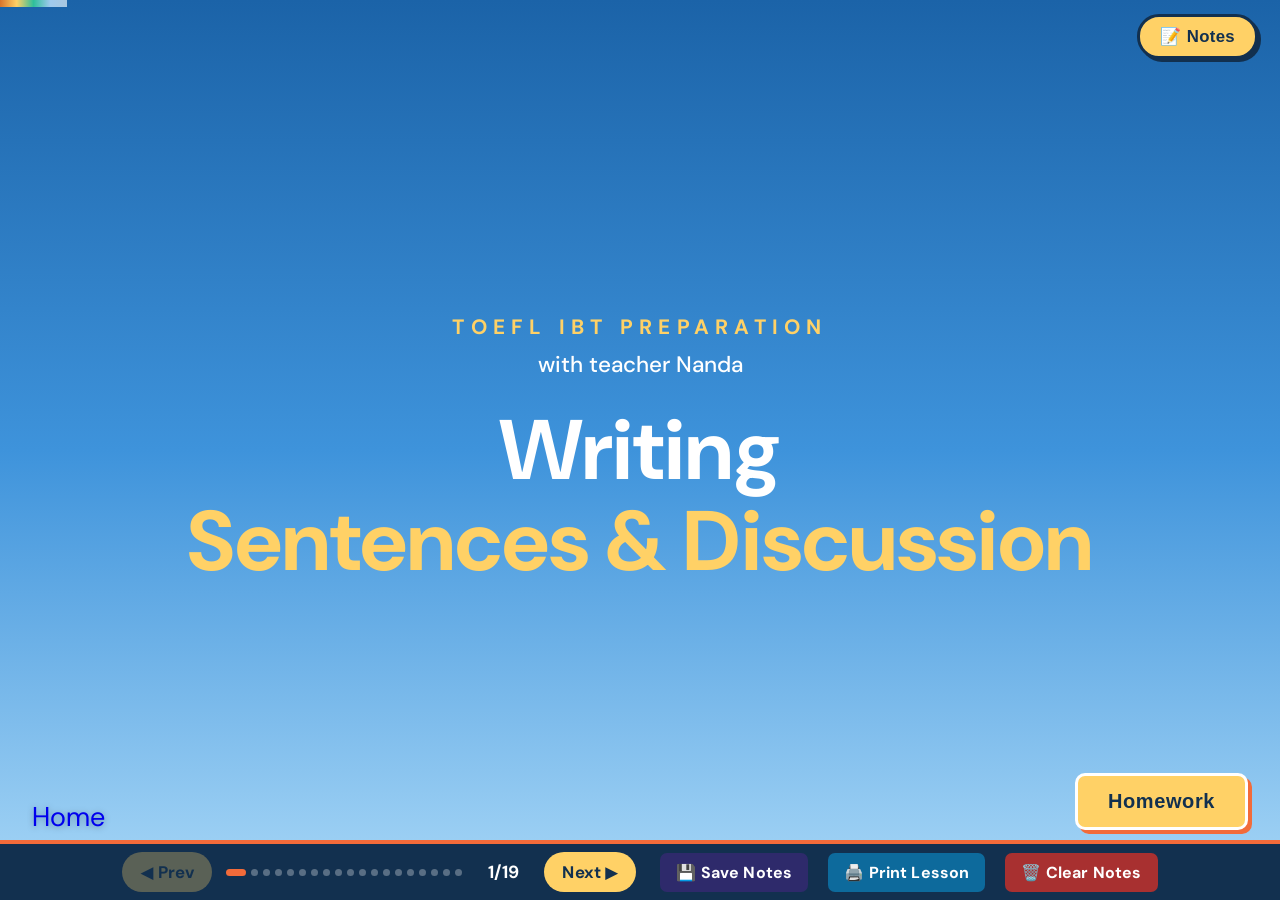
<file: TOEFL-3-Writing/index.html>
<!DOCTYPE html>
<html lang="en">
<head>
<meta charset="UTF-8">
<meta name="viewport" content="width=device-width, initial-scale=1.0">
<title>Writing: Build a Sentence + Academic Discussion</title>
<link rel="preconnect" href="https://fonts.googleapis.com">
<link href="https://fonts.googleapis.com/css2?family=Fredoka:wght@500;600;700&family=DM+Sans:wght@400;500;700;800&display=swap" rel="stylesheet">
<style>

  * { box-sizing: border-box; }
  body { margin:0; font-family:'Segoe UI', system-ui, sans-serif; background:#0A0A0A; }
  #deck { position:relative; width:100%; height:100vh; overflow:hidden; }
  .slide {
    position:absolute; inset:0; opacity:0; pointer-events:none;
    transition:opacity .35s ease; overflow-y:auto; min-height:100vh;
    display:flex; flex-direction:column; background:#fff;
  }
  .slide.active { opacity:1; pointer-events:auto; }

  /* ===== COVER / HW COVER ===== */
  #s1, #hw-cover {
    background: linear-gradient(135deg, #091117 0%, #12293b 30%, #1c4567 55%, #235986 75%, #2678bc 100%);
    align-items:center; justify-content:center;
  }
  .title-inner { position:relative; width:100%; height:100%; display:flex; flex-direction:column; align-items:center; justify-content:center; padding:40px; }
  .title-label { text-transform:uppercase; letter-spacing:.18em; font-size:1.1rem; font-weight:500; color:rgba(255,255,255,.65); margin-bottom:10px; }
  .title-sub { font-size:1.15rem; font-weight:400; color:rgba(255,255,255,.75); margin-bottom:26px; }
  .title-main { font-size:3.4rem; font-weight:900; color:#fff; line-height:1.1; text-align:center; max-width:900px; }
  .title-accent { color:#FF6B35; text-shadow:0 0 28px rgba(255,107,53,.5); }
  .hw-badge { background:rgba(255,255,255,.1); border-radius:8px; padding:7px 22px; font-size:1rem; letter-spacing:.15em; color:rgba(255,255,255,.85); text-transform:uppercase; font-weight:600; margin-bottom:32px; }

  /* ===== BANNERS ===== */
  .banner { width:100%; padding:13px 28px; font-size:1.1rem; font-weight:700; letter-spacing:.03em; display:flex; align-items:center; gap:10px; flex-shrink:0; color:#fff; }
  .banner-leadin    { background:#0b73c8; }
  .banner-listening { background:#0E7A8A; }
  .banner-speaking  { background:#D9742B; }
  .banner-grammar   { background:#294c68; }
  .banner-pron      { background:#2569a1; }
  .banner-reading   { background:#2A6B42; }
  .banner-vocab     { background:#1E7A5F; }
  .banner-video     { background:#A83232; }
  .banner-review    { background:#2E2A6B; }
  .banner-hw        { background:#1C2B3A; }

  .slide-main { flex:1; overflow-y:auto; width:100%; display:flex; flex-direction:column; padding-bottom:60px; }
  .content { padding:24px 48px 20px; flex:1; }
  h2 { font-size:1.85rem; font-weight:800; color:#1C2B3A; margin:0 0 14px; }
  .instruction { font-size:1.08rem; font-weight:700; color:#1C2B3A; margin:0 0 18px; }
  .inst-light { font-size:1.05rem; font-weight:400; color:#1C2B3A; margin:0 0 18px; line-height:1.7; }
  .discuss-label { font-size:1.08rem; font-weight:700; color:#1C2B3A; margin:0 0 14px; line-height:1.7; }
  .section-subhead { font-size:1.3rem; font-weight:800; color:#294c68; margin:24px 0 10px; }
  .discuss-list { margin:0 0 18px; padding-left:22px; line-height:1.9; font-size:1.06rem; color:#1C2B3A; }
  .discuss-list li { margin-bottom:10px; }
  .discuss-box { background:#F4F8FA; border-left:6px solid #0E7A8A; border-radius:12px; padding:16px 20px 4px; margin-top:20px; }
  .discuss-box .discuss-label { margin-bottom:10px; line-height:1.7; }
  .discuss-box .discuss-list { margin-bottom:12px; }

  /* ===== CARDS / EXERCISE CONTAINERS ===== */
  .card { background:#F4F8FA; border-radius:12px; padding:1.5rem; box-shadow:0 2px 8px rgba(0,0,0,.06); margin-bottom:20px; }
  .book-placeholder { border:2px dashed #C9A227; background:#FBF6E8; border-radius:12px; padding:32px 24px; text-align:center; color:#235075; font-weight:600; margin-bottom:20px; }
  .book-placeholder .bp-icon { font-size:2.2rem; display:block; margin-bottom:8px; }
  .book-placeholder .bp-note { font-weight:400; font-size:1.05rem; color:#9A7A2E; margin-top:6px; }
  .lead-img-wrap { text-align:center; margin-bottom:20px; }
  .lead-img { width:100%; max-height:280px; object-fit:cover; border-radius:14px; box-shadow:0 4px 16px rgba(0,0,0,.15); }
  .lead-img-caption { font-size:1.08rem; font-style:italic; font-weight:700; color:#235986; margin:12px 0 0; }

  .ex-row { font-size:1.06rem; line-height:1.7; margin-bottom:10px; color:#1C2B3A; }
  .ans-input { border:none; border-bottom:2px solid #294c68; background:transparent; font-size:1.05rem; font-weight:700; width:160px; padding:2px 4px; text-align:left; font-family:inherit; color:#1C2B3A; }
  .ans-input.small { width:120px; }
  .ans-input.wide { width:100%; margin-top:6px; }
  .ans-input.half { width:50%; margin-top:6px; }
  textarea.ans-input { display:block; min-height:70px; resize:vertical; text-align:left; }
  .ans-input:focus { outline:none; border-bottom-color:#D9742B; }
  .ans-input.correct { color:#1A7A4A; border-bottom-color:#1A7A4A; }
  .ans-input.wrong { color:#C4614A; border-bottom-color:#C4614A; }
  .ans-input.empty-warn { color:#C98A1E; border-bottom-color:#C98A1E; }

  .two-col { columns:2; column-gap:40px; }
  .two-col .ex-row { break-inside:avoid; }
  .fixed-two-col { display:grid; grid-template-columns:1fr 1fr; gap:0 40px; align-items:start; }
  .fixed-three-col { display:grid; grid-template-columns:1fr 1fr 1fr; gap:0 28px; align-items:start; }

  .btn-row { display:flex; gap:12px; justify-content:center; margin-top:22px; flex-wrap:wrap; }
  .btn-check { background:#294c68; color:#fff; border:none; border-radius:8px; padding:11px 26px; font-size:.95rem; font-weight:700; cursor:pointer; font-family:inherit; }
  .btn-reset { background:#e8e8ec; color:#333; border:none; border-radius:8px; padding:11px 26px; font-size:.95rem; font-weight:700; cursor:pointer; font-family:inherit; }
  .btn-suggest { background:#1B6E96; color:#fff; border:none; border-radius:8px; padding:11px 26px; font-size:.95rem; font-weight:700; cursor:pointer; font-family:inherit; }

  .suggest-box { display:none; background:#EAF4F6; border-left:4px solid #1B6E96; border-radius:8px; padding:16px 20px; margin-top:16px; font-size:1.05rem; line-height:1.7; color:#1C2B3A; }
  .suggest-box.show { display:block; }
  .suggest-box li { margin-bottom:6px; }

  /* circle MC */
  .circ-num { display:inline-flex; align-items:center; justify-content:center; width:24px; height:24px; border-radius:6px; font-weight:800; background:#eee; color:#294c68; margin-right:8px; font-size:.9rem; }
  .circ-opt { border:1.5px solid #ccc; border-radius:14px; padding:4px 14px; margin:2px 4px; background:#fff; cursor:pointer; font-family:inherit; font-size:1.05rem; color:#1C2B3A; }
  .circ-opt.picked { border-color:#294c68; background:#deedfa; font-weight:700; }
  .circ-opt.correct { border-color:#1A7A4A; background:#E3F5EA; color:#1A7A4A; font-weight:800; }
  .circ-opt.wrong { border-color:#C4614A; background:#deedfa; color:#C4614A; font-weight:800; }
  .example-badge { background:#2E7D32;color:#fff;display:inline-flex;align-items:center;justify-content:center;width:24px;height:24px;border-radius:6px;font-weight:800; margin-right:8px; font-size:.9rem; }

  /* classify */
  .classify-bank { display:flex; flex-wrap:wrap; gap:8px; margin-bottom:20px; }
  .classify-chip { border:1.5px solid #294c68; color:#294c68; border-radius:20px; padding:6px 16px; cursor:pointer; font-weight:700; font-size:1.05rem; background:#fff; font-family:inherit; }
  .classify-chip.selected { background:#294c68; color:#fff; }
  .classify-chip.used { opacity:.35; cursor:default; border-style:dashed; }
  .classify-cols { display:grid; grid-template-columns:repeat(2,1fr); gap:14px; }
  .classify-col { background:#fff; border:2px solid #ddd; border-radius:10px; padding:14px; min-height:70px; cursor:pointer; }
  .classify-col h4 { margin:0 0 8px; font-size:1.1rem; color:#294c68; }
  .classify-col .placed { display:inline-block; background:#deedfa; border-radius:14px; padding:3px 10px; margin:3px; font-size:1.05rem; font-weight:700; }
  .classify-col .placed.correct { background:#E3F5EA; color:#1A7A4A; }
  .classify-col .placed.wrong { background:#deedfa; color:#C4614A; }

  /* match colour pair */
  .match-wrap { display:grid; grid-template-columns:1fr 1fr; gap:40px; background:#F8FAFB; border-radius:14px; padding:1.3rem 1.4rem; }
  .match-col-head { font-weight:800; font-size:1.05rem; letter-spacing:.02em; margin-bottom:12px; padding-bottom:8px; border-bottom:2px solid #E0E6EC; }
  .match-col-head.mc-left { color:#294c68; }
  .match-col-head.mc-right { color:#2569a1; }
  .match-item { padding:11px 14px; border-radius:8px; border:1.5px solid #ddd; margin-bottom:10px; cursor:pointer; font-size:1.05rem; color:#1C2B3A; user-select:none; position:relative; transition:border-color .15s, box-shadow .15s, transform .15s; background:#fff; box-shadow:0 1px 3px rgba(0,0,0,.06); display:flex; align-items:flex-start; }
  .match-item:not(.example-pair):hover { box-shadow:0 3px 10px rgba(0,0,0,.14); transform:translateY(-1px); }
  .match-item.example-pair { cursor:default; background:#EAF6EE !important; border-color:#2E7D32 !important; }
  .match-item.c0 { border-color:#7B2D8E; border-width:3px; background:#F3E6F7; box-shadow:0 0 0 2px rgba(123,45,142,.25); }
  .match-item.c1 { border-color:#3682c1; border-width:3px; background:#e1effa; box-shadow:0 0 0 2px rgba(201,130,46,.25); }
  .match-item.c2 { border-color:#2A5A9E; border-width:3px; background:#E3EBFA; box-shadow:0 0 0 2px rgba(42,90,158,.25); }
  .match-item.c3 { border-color:#0E7A8A; border-width:3px; background:#E3F2F4; box-shadow:0 0 0 2px rgba(14,122,138,.25); }
  .match-item.c4 { border-color:#D9742B; border-width:3px; background:#F8E6EE; box-shadow:0 0 0 2px rgba(178,58,107,.25); }
  .match-item.c5 { border-color:#8C7A1E; border-width:3px; background:#F5F1DD; box-shadow:0 0 0 2px rgba(140,122,30,.25); }
  .match-item.c6 { border-color:#4A5A8C; border-width:3px; background:#E6E9F5; box-shadow:0 0 0 2px rgba(74,90,140,.25); }
  .match-item.c7 { border-color:#3E8C5E; border-width:3px; background:#E6F5EC; box-shadow:0 0 0 2px rgba(62,140,94,.25); }
  .match-item.picking { border-color:#294c68; border-width:3px; border-style:dashed; box-shadow:0 0 0 2px rgba(90,46,140,.2); }
  .match-item.correctpair { outline:3px solid #1A7A4A; background:#1A7A4A !important; color:#fff; }
  .match-item.wrongpair { outline:3px solid #C4614A; background:#C4614A !important; color:#fff; }

  /* word bank tiles */
  .wb-bank { display:flex; flex-wrap:wrap; gap:8px; margin-bottom:18px; }
  .wb-bank.book-style { border-top:3px double #333; border-bottom:1px solid #ccc; padding:12px 4px; }
  .wb-tile { border:1.5px solid #2569a1; color:#2569a1; background:#fff; border-radius:18px; padding:6px 16px; cursor:pointer; font-weight:700; font-family:inherit; font-size:1.05rem; }
  .wb-tile.used { opacity:.35; border-style:dashed; cursor:default; }
  .wb-tile.selected { background:#2569a1; color:#fff; }
  .wb-tile.example-used { opacity:.5; border-style:dashed; cursor:default; text-decoration:line-through; }
  .wb-blank { display:inline-block; min-width:90px; border-bottom:2px solid #2569a1; padding:2px 8px; margin:0 3px; cursor:pointer; font-weight:700; color:#2569a1; text-align:center; }
  .wb-blank.filled { border-style:solid; }
  .wb-blank.correct { color:#1A7A4A; border-color:#1A7A4A; }
  .wb-blank.wrong { color:#C4614A; border-color:#C4614A; }

  /* audio / video placeholders */
  .audio-box { background:#f0f4f8; border-radius:999px; padding:10px 18px; display:flex; align-items:center; gap:14px; margin-bottom:18px; }
  .audio-box audio { width:100%; }
  .speaker-grid { display:grid; grid-template-columns:repeat(4,1fr); gap:16px; margin-bottom:22px; }
  .speaker-card { background:#F4F8FA; border-radius:14px; padding:12px; }
  .speaker-card img { width:100%; height:120px; object-fit:cover; border-radius:10px; display:block; }
  .speaker-card .sp-name { font-size:1.05rem; font-weight:800; color:#1C2B3A; margin:10px 0 8px; text-align:center; }
  .speaker-card .audio-box { margin-bottom:0; padding:6px 10px; }
  .who-table { border:1px solid #E2E8E2; border-radius:12px; overflow:hidden; }
  .who-row { display:grid; grid-template-columns:1fr repeat(4,86px); align-items:center; gap:8px; padding:9px 14px; border-bottom:1px solid #E2E8E2; font-size:1.06rem; line-height:1.5; color:#1C2B3A; }
  .who-row:last-child { border-bottom:none; }
  .who-row.who-head { background:#F4F8FA; font-weight:800; }
  .who-row.who-head span { text-align:center; }
  .who-row.who-head span:first-child { text-align:left; }
  .who-row .circ-opt { width:100%; margin:0; text-align:center; padding:4px 0; }
  .video-box { background:#1C2B3A; border-radius:14px; padding:16px 20px; margin-bottom:18px; }
  .video-box video { width:100%; border-radius:8px; display:block; }
  .video-box p { color:#fff; font-size:1.05rem; margin:0 0 10px; font-weight:700; letter-spacing:.02em; }
  .glossary-note { font-size:1.05rem; color:#666; font-style:italic; margin-top:10px; }
  .glossary-box { background:#F4F8FA; border-radius:10px; padding:14px 18px; margin-bottom:16px; }
  .glossary-box h4 { margin:0 0 8px; font-size:1rem; color:#294c68; }
  .glossary-box p { margin:0 0 6px; font-size:1.05rem; line-height:1.7; color:#1C2B3A; }
  .glossary-box b { color:#1C2B3A; }

  /* answer key toggle */
  .akey-box { display:none; background:#F3EEF7; border-left:4px solid #294c68; border-radius:8px; padding:16px 20px; margin-top:16px; font-size:1.05rem; line-height:1.7; color:#1C2B3A; }
  .akey-box.show { display:block; }
  .akey-box li { margin-bottom:8px; }
  .btn-akey { background:#294c68; color:#fff; border:none; border-radius:8px; padding:11px 26px; font-size:.95rem; font-weight:700; cursor:pointer; font-family:inherit; }

  /* grammar theory / form reference */
  .gram-box { background:#F4F8FA; border-radius:12px; padding:18px 22px; margin-bottom:16px; border-left:6px solid #294c68; }
  .gram-box h3 { margin:0 0 8px; font-size:1.1rem; color:#294c68; }
  .gram-box p { font-size:1.06rem; line-height:1.7; color:#1C2B3A; margin:0 0 8px; }
  .gram-box .hl { font-weight:800; color:#294c68; }
  .gram-box ul { margin:6px 0 0; padding-left:20px; font-size:1.05rem; line-height:1.8; color:#1C2B3A; }
  .gram-note { background:#FDF3D6; border-left:4px solid #C9A227; border-radius:8px; padding:14px 18px; font-size:1.05rem; color:#235075; margin-top:6px; line-height:1.7; }
  .gram-mistake { background:#FDEBEA; border-left:4px solid #C4614A; border-radius:8px; padding:14px 18px; font-size:1.05rem; color:#235075; margin-top:10px; line-height:1.7; }
  .gram-mistake s { color:#922B21; }
  .ex-example-centered { text-align:center; font-size:1.06rem; font-style:italic; color:#1A5030; background:#EAF6EE; border-radius:10px; padding:14px 24px; margin:0 0 22px; font-weight:600; line-height:1.7; }
  .ex-example-centered .ex-tag { display:block; font-style:normal; font-weight:800; letter-spacing:.06em; font-size:.78rem; text-transform:uppercase; color:#2F7A52; margin-bottom:6px; }

  /* CCQ box */
  .gx-two { display:grid; grid-template-columns:3fr 2fr; gap:20px; align-items:start; }
  .gx-board { background:#F4F8FA; border-radius:10px; padding:14px 18px; }
  .gx-board h4, .gx-h { margin:0 0 10px; color:#294c68; font-size:1.1rem; }
  .gx-board .ex-row { margin-bottom:8px; line-height:1.6; }
  mark.gx-if { background:#E7EAF7; color:#3B4C99; font-weight:800; padding:1px 6px; border-radius:5px; }
  mark.gx-main { background:#dbeefd; color:#085492; font-weight:800; padding:1px 6px; border-radius:5px; }
  .ccq-box { background:#F4F8FA; border-radius:10px; padding:14px 18px; margin:14px 0; }
  .ccq-label { font-weight:700; color:#294c68; margin-bottom:8px; font-size:1.05rem; }
  .ccq-list { list-style:none; margin:0; padding:0; display:flex; flex-direction:column; gap:8px; }
  .ccq-list li { font-size:1.05rem; color:#1C2B3A; line-height:1.7; }
  .ccq-list em { color:#294c68; font-weight:700; font-style:normal; }
  .ccq-reveal-btn { background:#294c68; color:#fff; border:none; border-radius:20px; padding:4px 14px; font-size:1.05rem; font-weight:700; cursor:pointer; margin-right:10px; }
  .ccq-reveal-btn:hover { background:#7A45B5; }
  .ccq-answer { display:none; color:#1A5030; font-weight:600; }
  .ccq-answer.show { display:inline; }

  /* speaking interview cards */
  /* ---- Risk Bingo ---- */
  .bingo-layout { display:grid; grid-template-columns:auto 1fr; gap:26px; align-items:start; }
  .bingo-card { display:grid; grid-template-columns:repeat(4,72px); gap:8px; }
  .bingo-cell { height:72px; border-radius:12px; border:2px solid #D9742B; background:#fff; color:#D9742B; font-family:inherit; font-size:1.6rem; font-weight:800; cursor:default; display:flex; align-items:center; justify-content:center; transition:background .25s, color .25s, transform .25s; }
  .bingo-cell.marked { background:#D9742B; color:#fff; transform:scale(.94); }
  .bingo-cell.inline { box-shadow:0 0 0 4px #F2C14E; }
  .bingo-ball { width:120px; height:120px; border-radius:50%; background:#D9742B; color:#fff; font-size:3rem; font-weight:800; display:flex; align-items:center; justify-content:center; margin:0 auto 16px; box-shadow:0 6px 18px rgba(178,58,107,.35); }
  .bingo-ball.empty { background:#F0E4EA; color:#D9742B; }
  .bingo-prompt { background:#F8F0F4; border-left:6px solid #D9742B; border-radius:12px; padding:18px 22px; min-height:150px; }
  .bingo-area { font-size:1.05rem; font-weight:800; color:#D9742B; margin:0 0 8px; text-transform:uppercase; letter-spacing:.04em; }
  .bingo-q { font-size:1.15rem; line-height:1.6; color:#1C2B3A; margin:0; }
  .bingo-status { text-align:center; font-size:1.05rem; font-weight:700; color:#1C2B3A; margin-top:14px; min-height:1.6em; }
  .bingo-status.win { color:#D9742B; font-size:1.25rem; }

  /* image placeholder */
  .img-placeholder { background:linear-gradient(135deg,#e1effa,#c3ddf2); border-radius:10px; display:flex; flex-direction:column; align-items:center; justify-content:center; color:#235986; font-size:.95rem; font-weight:600; border:2px dashed #71a7d4; margin:8px 0; padding:24px; text-align:center; min-height:120px; }
  .img-placeholder .ip-icon { font-size:1.8rem; margin-bottom:6px; }
  .photo-grid { display:grid; grid-template-columns:repeat(2,1fr); gap:14px; margin-bottom:16px; }
  .photo-item { position:relative; }
  .photo-item .img-placeholder { min-height:140px; margin:0; }
  .photo-num { position:absolute; top:8px; left:8px; background:#1C2B3A; color:#fff; width:26px; height:26px; border-radius:50%; display:flex; align-items:center; justify-content:center; font-weight:800; font-size:.9rem; }
  .photo-label { margin-top:6px; }
  .photo-label .wb-blank { display:block; width:100%; text-align:center; }

  /* article */
  .article-box { background:#FAFAF8; border-radius:12px; padding:20px 24px; margin-bottom:16px; border:1px solid #eee; }
  .article-box h3 { font-size:1.3rem; font-weight:900; color:#1C2B3A; margin:0 0 4px; line-height:1.3; }
  .article-box h3 .hl { background:#A83232; color:#fff; padding:2px 8px; border-radius:4px; }
  .article-box p { font-size:1.05rem; line-height:1.75; color:#1C2B3A; margin:0 0 14px; }
  .article-box p:last-child { margin-bottom:0; }

  /* checkbox tick list */
  .tick-list { display:flex; flex-direction:column; gap:8px; margin:10px 0 18px; }
  .tick-item { display:flex; align-items:center; gap:12px; padding:9px 14px; border:1.5px solid #ddd; border-radius:8px; cursor:pointer; font-size:1.05rem; color:#1C2B3A; background:#fff; transition:all .15s; }
  .tick-item:hover { border-color:#2A6B42; }
  .tick-box { width:22px; height:22px; border:2px solid #999; border-radius:5px; flex-shrink:0; display:flex; align-items:center; justify-content:center; font-size:.85rem; color:#fff; font-weight:800; }
  .tick-item.picked { border-color:#2A6B42; background:#EAF6EE; }
  .tick-item.picked .tick-box { background:#2A6B42; border-color:#2A6B42; }
  .tick-item.correct { border-color:#1A7A4A; background:#E3F5EA; }
  .tick-item.correct .tick-box { background:#1A7A4A; border-color:#1A7A4A; }
  .tick-item.wrong { border-color:#C4614A; background:#deedfa; }
  .tick-item.wrong .tick-box { background:#C4614A; border-color:#C4614A; }
  .tick-item.missed { border-color:#C98A1E; background:#FDF3D6; }

  /* dice */
  .dice-box { text-align:center; background:#F4F8FA; border-radius:14px; padding:30px; }
  .die-face { font-size:3.5rem; margin-bottom:16px; }
  .dice-prompt { font-size:1.15rem; font-weight:700; color:#1C2B3A; margin-top:16px; min-height:30px; }
  .book-hl { background:#D9D9D9; padding:1px 5px; border-radius:3px; }

  /* review */
  .review-grid { display:grid; grid-template-columns:1fr 1fr; gap:14px; margin:10px 0; }

  /* score scale (Listening 1a) */
  .score-card { background:#F4F8FA; border-radius:12px; padding:18px 22px; margin-bottom:16px; }
  .env-row { display:grid; grid-template-columns:1fr auto; align-items:center; gap:16px; padding:9px 0; border-bottom:1px solid #e2e8e2; font-size:1.05rem; color:#1C2B3A; }
  .env-row:last-child { border-bottom:none; }
  .env-row .env-label { min-width:0; }
  .env-scale { display:flex; gap:6px; }
  .scale-head { display:grid; grid-template-columns:1fr auto; gap:16px; align-items:end; padding-bottom:8px; }
  .scale-head .scale-anchors { display:flex; gap:6px; }
  .scale-head .scale-anchors span { width:32px; text-align:center; font-size:.7rem; line-height:1.2; color:#5A6B7A; font-style:italic; }
  .env-pill { width:32px; height:32px; border-radius:50%; border:1.5px solid #0E7A8A; color:#0E7A8A; background:#fff; cursor:pointer; font-weight:700; font-size:.95rem; display:flex; align-items:center; justify-content:center; font-family:inherit; }
  .env-pill.picked { background:#0E7A8A; color:#fff; }

  /* ===== NAV / NOTES / HOME ===== */
  #notesBtn { position:fixed; top:14px; right:22px; z-index:1000; background:rgba(10,40,54,.88); color:#fff; border:none; padding:9px 20px; border-radius:22px; cursor:pointer; font-size:.92rem; font-weight:600; letter-spacing:.02em; transition:background .2s; backdrop-filter:blur(4px); }
  #notesBtn:hover { background:rgba(10,40,54,1); }
  #notesDragHandle { cursor: move; user-select: none; padding: 2px 8px; margin-right: 4px; opacity: .55; font-size: .95rem; border-radius: 4px; display: inline-block; }
  #notesDragHandle:hover { opacity: 1; background: rgba(255,255,255,.15); }
  #notesPanel.dragging { transition: none !important; }
  #homeBtn { position:fixed; top:14px; left:50%; transform:translateX(-50%); z-index:1000; display:none; background:rgba(10,40,54,.88); color:#fff; border:none; width:38px; height:38px; border-radius:50%; cursor:pointer; font-size:1.1rem; align-items:center; justify-content:center; transition:background .2s; backdrop-filter:blur(4px); }
  #homeBtn:hover { background:rgba(20,96,122,.95); }
  #notesPanel { position:fixed; top:54px; right:22px; z-index:999; width:360px; max-height:0; overflow:hidden; transition:max-height .35s ease, opacity .25s ease; opacity:0; border-radius:14px; }
  #notesPanel.open { max-height:320px; opacity:1; }
  #notesPanel.cover { left:50%; right:auto; top:56px; transform:translateX(-50%); width:min(760px,94vw); max-height:calc(100vh - 110px) !important; display:flex; flex-direction:column; }
  #notesPanel.cover #notesTA { min-height:calc(100vh - 210px) !important; max-height:calc(100vh - 210px) !important; overflow-y:auto; }
  #notesToolbar { display:flex; gap:5px; padding:6px 10px; background:rgba(10,40,54,.7); border-radius:10px 10px 0 0; align-items:center; flex-wrap:wrap; }
  #notesToolbar button { background:rgba(255,255,255,.12); border:none; border-radius:5px; color:#fff; font-size:.85rem; padding:3px 9px; cursor:pointer; font-family:inherit; transition:background .15s; }
  #notesToolbar button:hover { background:rgba(255,255,255,.25); }
  #notesTA { width:100%; min-height:220px; max-height:260px; padding:14px; border:none; border-radius:0 0 14px 14px; outline:none; font-size:1rem; line-height:1.55; background:rgba(10,40,54,.92); color:#fff; font-family:inherit; backdrop-filter:blur(6px); box-sizing:border-box; overflow-y:auto; }
  #notesTA:empty::before { content:attr(data-placeholder); color:rgba(255,255,255,.4); pointer-events:none; }
  #notesTA [style*="background-color"] { color:#1a1a1a !important; }
  #nav { position:fixed; bottom:0; left:0; right:0; height:52px; background:rgba(10,40,54,.96); z-index:500; display:flex; align-items:center; justify-content:center; gap:14px; }
  #nav button { background:rgba(255,255,255,.12); color:#fff; border:none; border-radius:7px; padding:7px 16px; font-size:.95rem; cursor:pointer; font-family:inherit; }
  #nav button:disabled { opacity:.35; cursor:default; }
  #dots { display:flex; gap:5px; flex-wrap:wrap; max-width:360px; justify-content:center; }
  .dot { width:7px; height:7px; border-radius:50%; background:rgba(255,255,255,.3); cursor:pointer; }
  .dot.active { background:#FF6B35; }
  #counter { color:#fff; font-size:.9rem; min-width:54px; text-align:center; }

  /* print */
  .slide-notes-print { display:none; }
  .lesson-link-print { display:none; }
  @media print {
    @page { margin:1.2cm; }
    * { -webkit-print-color-adjust:exact !important; print-color-adjust:exact !important; }
    html, body { height:auto !important; overflow:visible !important; background:#fff !important; display:block !important; }
    #deck { overflow:visible !important; height:auto !important; display:block !important; position:static !important; }
    #notesBtn, #notesPanel, #nav, #homeBtn { display:none !important; }
    body.print-all .slide { display:flex !important; flex-direction:column !important; position:relative !important; inset:auto !important; opacity:1 !important; padding:16px 24px !important; page-break-after:always; break-after:page; min-height:0 !important; height:auto !important; }
    .slide * { flex:none !important; height:auto !important; min-height:0 !important; max-height:none !important; }
    .slide-main, .content { overflow:visible !important; }
    img, video { max-height:240px !important; width:auto !important; max-width:100% !important; object-fit:contain !important; }
    body.print-all .slide::before { content:"TOEFL Lesson 3 \2014  Writing"; display:block !important; font-size:10px; color:#999; font-family:'Segoe UI', Arial, sans-serif; padding-bottom:5px; border-bottom:1px solid #ddd; margin-bottom:8px; }
    body.print-all #s1::before { display:none !important; }
    .lesson-link-print { display:block !important; padding:28px 32px; margin-bottom:20px; background:linear-gradient(135deg, #091117 0%, #12293b 30%, #1c4567 55%, #235986 75%, #2678bc 100%); border-radius:12px; text-align:center; font-family:'Segoe UI', Arial, sans-serif; }
    .lesson-link-print .lp-title { display:block; font-size:30px; font-weight:900; color:#fff; margin-bottom:10px; letter-spacing:.01em; line-height:1.2; }
    .lesson-link-print .lp-sub { display:block; font-size:20px; color:rgba(255,255,255,.88); font-weight:500; }
    .lesson-link-print a { color:#FF6B35; font-weight:800; text-decoration:underline; font-size:20px; }
    .slide-notes-print { display:block !important; margin-top:12px; padding:10px 14px; border-top:2px solid #0E5A8A; background:#E3F2FD; border-radius:6px; font-size:12px; line-height:1.6; color:#1A1A2E; }
    .slide-notes-print-label { font-size:10px; font-weight:800; color:#0E5A8A; text-transform:uppercase; letter-spacing:1px; margin-bottom:4px; display:block; }
    .card-body, .card-body * { color:#1a1a1a !important; }
  }



  /* =====================================================================
     Empower design layer
     Café / cup / menu-board look.
     Palette: navy #1a2b38 · coral #D9742B · sky #9fcaee · mint #2FBF9B · lemon #FFD166 · lilac #a9c7e0
     ===================================================================== */
  :root { --navy:#12304F; --coral:#F26B3A; --sky:#9AD1F5; --mint:#2FBF9B; --lemon:#FFD166; --lilac:#BFD9F2; --paper:#FFFFFF; --mist:#EAF5FF; }
  body { font-family:'DM Sans','Segoe UI',system-ui,sans-serif; background:var(--navy); }
  .slide { background:#FFFFFF; }
  .slide-main { padding-bottom:70px; margin-top:6px; }

  /* ---------- progress bar: row of chat dots ---------- */
  #progBar { position:fixed; top:0; left:0; height:7px; width:0; z-index:1200; transition:width .45s ease; pointer-events:none;
    background:linear-gradient(90deg,#D9742B,#FFD166,#2FBF9B,#9fcaee,#a9c7e0); }

  /* ---------- covers ---------- */
  #s1, #hw-cover { background:radial-gradient(circle at 25% 20%, #294c68 0%, #1a2b38 60%, #0b151e 100%); }
  .title-label { color:var(--lemon); font-weight:800; letter-spacing:.3em; }
  .title-sub { color:rgba(255,255,255,.82); }
  .title-main { font-family:'Fredoka','Segoe UI',sans-serif; font-weight:600; color:#fff; line-height:1.08; max-width:1100px; font-size:clamp(3rem,6.6vw,5.8rem); position:relative; z-index:3; }
  .title-accent { color:var(--coral); text-shadow:none; }
  .hw-badge, #hw-cover .title-inner > div:first-child { background:var(--lemon); color:var(--navy) !important; font-weight:800; border-radius:999px; }
  #s1 button[onclick^="goToId"] { background:var(--lemon) !important; color:var(--navy) !important; border:3px solid #fff !important; box-shadow:4px 4px 0 var(--coral); font-weight:800 !important; transition:transform .15s, box-shadow .15s; }
  #s1 button[onclick^="goToId"]:hover { transform:translate(-2px,-2px); box-shadow:6px 6px 0 var(--coral); }
  #s1::after, #hw-cover::after { display:none; }
  .cover-bubble { position:absolute; z-index:1; padding:16px 26px; border-radius:26px; font-family:'Fredoka','Segoe UI',sans-serif; font-weight:600; font-size:clamp(1.15rem,2.2vw,1.9rem); color:var(--navy); box-shadow:0 10px 0 rgba(0,0,0,.18); animation:aefFloat 6s ease-in-out infinite; pointer-events:none; }
  .cover-bubble::after { content:""; position:absolute; bottom:-16px; left:30px; border:10px solid transparent; border-top:16px solid var(--tail); border-bottom:0; }
  .cover-bubble.cb1 { top:9%; left:6%; background:var(--lemon); --tail:#FFD166; }
  .cover-bubble.cb2 { top:14%; right:7%; background:var(--sky); --tail:#9fcaee; animation-delay:-2s; }
  .cover-bubble.cb3 { bottom:22%; left:8%; background:var(--mint); --tail:#2FBF9B; animation-delay:-4s; }
  .cover-bubble.cb4 { bottom:26%; right:9%; background:var(--lilac); --tail:#a9c7e0; animation-delay:-1s; }
  .cover-bubble span { color:var(--navy); }
  .cover-bubble.cb2::after, .cover-bubble.cb4::after { left:auto; right:34px; }
  @keyframes aefFloat { 0%,100% { transform:translateY(0) rotate(-1.5deg); } 50% { transform:translateY(-14px) rotate(1.5deg); } }

  /* ---------- banners ---------- */
  .banner { position:relative; font-family:'Fredoka','Segoe UI',sans-serif; font-weight:600; letter-spacing:.04em; font-size:1.15rem; padding:14px 48px; margin-bottom:22px; }
  .banner::after { content:""; position:absolute; left:48px; bottom:-11px; width:150px; height:14px;
    background:radial-gradient(circle,#D9742B 5px,transparent 6px) 0 0/30px 14px repeat-x,
               radial-gradient(circle,#FFD166 5px,transparent 6px) 30px 0/90px 14px repeat-x; opacity:1; }
  .banner-bridge { background:#226194; }
  .banner-leadin { background:#B5382C; }
  .banner-vocab { background:#10675A; }
  .banner-speaking { background:#2569a1; }
  .banner-grammar { background:#5E4B8B; }
  .banner-pron { background:#1a64a1; }
  .banner-listening { background:#1B5E86; }
  .banner-review { background:#1a2b38; }
  .banner-hw { background:#1a2b38; }

  /* ---------- typography ---------- */
  h2 { font-family:'Fredoka','Segoe UI',sans-serif; font-weight:600; color:var(--navy); font-size:2.2rem; line-height:1.15; margin-bottom:12px; }
  h2::after { content:""; display:block; width:90px; height:8px; margin-top:8px; border-radius:8px;
    background:repeating-linear-gradient(90deg,#D9742B 0 18px,#FFD166 18px 36px,#2FBF9B 36px 54px,#9fcaee 54px 72px,#a9c7e0 72px 90px); }
  .instruction { color:var(--navy); border-left:7px solid var(--coral); padding-left:16px; }
  .inst-light { color:#1d3549; }
  .discuss-label, .ex-row, .discuss-list { color:var(--navy); }
  .section-subhead { color:var(--coral); font-family:'Fredoka','Segoe UI',sans-serif; font-weight:600; }

  /* ---------- cards & boxes ---------- */
  .card, .gram-box, .glossary-box, .ccq-box, .discuss-box, .match-wrap, .article-box, .dice-box, .roul-prompt, .nametag, .form-badge, .qa-table-wrap {
    background:#fff; border:3px solid var(--navy); border-radius:20px; box-shadow:6px 6px 0 var(--sky); }
  .gram-box { border-left:14px solid var(--lilac); }
  .gram-box h3, .glossary-box h4, .ccq-label, .gx-h { color:var(--navy); font-family:'Fredoka','Segoe UI',sans-serif; font-weight:600; }
  .gram-box h3, .glossary-box h4 { display:inline-block; background:var(--navy); color:var(--lemon); padding:4px 16px; border-radius:999px; }
  .gram-box .hl { color:var(--navy); background:var(--lemon); padding:0 7px; border-radius:6px; font-weight:800; }
  .gram-note { background:#FFF3C4; border:3px solid var(--navy); border-left-width:10px; color:#3D2F00; border-radius:14px; }
  .gram-mistake { background:#FFE3DF; border:3px solid var(--navy); border-left-width:10px; color:#0c3556; border-radius:14px; }
  .ex-example-centered { background:#E2F8EF; color:#0C5A46; border:3px dashed var(--mint); border-radius:16px; }
  .ex-example-centered .ex-tag { color:#0C5A46; }
  .discuss-box { border-left:14px solid var(--mint); }
  .suggest-box { background:#d8ecfd; border:3px solid var(--navy); border-left-width:10px; border-radius:14px; }
  .akey-box { background:#FFF3C4; border:3px solid var(--navy); border-left-width:10px; border-radius:14px; }
  .book-placeholder, .img-placeholder { background:repeating-linear-gradient(135deg,#e7f4fe 0 18px,#c7e4fc 18px 36px); border:3px dashed var(--navy); color:var(--navy); border-radius:18px; font-size:1.05rem; }
  .img-placeholder .ip-icon { font-size:2rem; }
  .ccq-box { background:#e7f4fe; box-shadow:none; }
  .ccq-reveal-btn { background:var(--navy); color:var(--lemon); font-size:1.05rem; }
  .ccq-reveal-btn:hover { background:#294c68; }
  .ccq-list em { color:#25659a; }
  .ccq-answer { color:#0C5A46; }
  .ccq-list li { color:var(--navy); }

  /* ---------- answer fields ---------- */
  .ans-input { border-bottom:3px solid var(--navy); background:rgba(255,216,77,.30); border-radius:6px 6px 0 0; color:var(--navy); text-align:left; }
  .ans-input:focus { border-bottom-color:var(--coral); background:rgba(255,216,77,.55); }
  .ans-input.correct { color:#1A7A4A; border-bottom-color:#1A7A4A; background:#E3F5EA; }
  .ans-input.wrong { color:#C4614A; border-bottom-color:#C4614A; background:#deedfa; }
  .ans-input.empty-warn { color:#2270b0; border-bottom-color:#E4A03A; background:#d8ecfd; }

  /* ---------- buttons ---------- */
  .btn-check, .btn-reset, .btn-suggest, .btn-akey, .btn-roul { border:3px solid var(--navy); border-radius:999px; box-shadow:4px 4px 0 var(--navy); transition:transform .12s, box-shadow .12s; font-size:1.05rem; cursor:pointer; font-family:inherit; font-weight:800; padding:10px 26px; }
  .btn-check { background:var(--lemon); color:var(--navy); }
  .btn-reset { background:#fff; color:var(--navy); }
  .btn-suggest { background:var(--sky); color:var(--navy); }
  .btn-akey { background:var(--coral); color:var(--navy); }
  .btn-roul { background:var(--mint); color:var(--navy); font-size:1.15rem; padding:12px 30px; }
  .btn-check:hover, .btn-reset:hover, .btn-suggest:hover, .btn-akey:hover, .btn-roul:hover { transform:translate(-2px,-2px); box-shadow:6px 6px 0 var(--navy); }
  .btn-check:active, .btn-reset:active, .btn-suggest:active, .btn-akey:active, .btn-roul:active { transform:translate(2px,2px); box-shadow:1px 1px 0 var(--navy); }

  /* ---------- choices, tiles, ticks ---------- */
  .circ-num { background:var(--navy); color:var(--lemon); }
  .example-badge { background:#2E7D32; color:#fff; }
  .circ-opt { display:inline-block; white-space:nowrap; border:2px solid var(--navy); color:var(--navy); transition:transform .12s, background .12s; }
  .circ-sep { margin:0 2px; color:var(--navy); font-weight:700; }
  .classify-chip, .wb-tile { border:2px solid var(--navy); color:var(--navy); transition:transform .12s, background .12s; }
  .circ-opt:hover, .classify-chip:hover, .wb-tile:hover { background:#FFE98A; transform:translateY(-2px); }
  .circ-opt.picked, .classify-chip.selected, .wb-tile.selected { background:var(--lemon); border-color:var(--navy); color:var(--navy); font-weight:800; }
  .circ-opt.correct { border-color:#1A7A4A; background:#E3F5EA; color:#1A7A4A; }
  .circ-opt.wrong { border-color:#C4614A; background:#deedfa; color:#C4614A; }
  .classify-col { border:3px solid var(--navy); border-radius:16px; }
  .classify-col h4 { color:var(--navy); }
  .classify-col .placed { background:#FFE98A; border:2px solid var(--navy); }
  .classify-col .placed.correct { background:#E3F5EA; color:#1A7A4A; border-color:#1A7A4A; }
  .classify-col .placed.wrong { background:#deedfa; color:#C4614A; border-color:#C4614A; }
  .wb-bank.book-style { border-top:3px double var(--navy); }
  .wb-blank { border-bottom:3px solid var(--navy); color:var(--navy); }
  .wb-blank.correct { color:#1A7A4A; border-color:#1A7A4A; }
  .wb-blank.wrong { color:#C4614A; border-color:#C4614A; }
  .match-col-head.mc-left, .match-col-head.mc-right { color:var(--navy); border-bottom:3px solid var(--coral); }
  .match-wrap { background:#fff; }
  .match-item { border:2px solid var(--navy); border-radius:14px; }
  .match-item.picking { border-color:var(--navy); }
  .match-item.example-pair { background:#E3F5EA !important; }

  /* ---------- audio ---------- */
  .audio-box { background:var(--sky); border:3px solid var(--navy); box-shadow:4px 4px 0 var(--navy); }
  .audio-box.pending { background:repeating-linear-gradient(135deg,#d8ecfd 0 14px,#bbdaf4 14px 28px); border-style:dashed; box-shadow:none; }

  /* ---------- nav chrome ---------- */
  #notesBtn, #homeBtn { background:var(--lemon); color:var(--navy); border:3px solid var(--navy); box-shadow:3px 3px 0 var(--navy); backdrop-filter:none; font-weight:800; }
  #notesBtn:hover, #homeBtn:hover { background:#FFE98A; }
  #nav { background:var(--navy); border-top:4px solid var(--coral); }
  #nav button { font-weight:800; border-radius:999px; transition:transform .12s; }
  #nav button#prevBtn, #nav button#nextBtn { background:var(--lemon); color:var(--navy); }
  #nav button:hover:not(:disabled) { transform:translateY(-2px); }
  #nav button:disabled { opacity:.3; }
  .dot { background:rgba(255,255,255,.3); transition:all .2s; }
  .dot.active { background:var(--coral); width:20px; border-radius:6px; }
  #counter { color:#fff; font-weight:700; }

  /* ---------- NEW COMPONENTS ---------- */
  /* name badge */
  .nametag { max-width:420px; margin:0 auto 18px; overflow:hidden; text-align:center; box-shadow:6px 6px 0 var(--coral); }
  .nametag .nt-top { background:var(--coral); color:#fff; font-family:'Fredoka','Segoe UI',sans-serif; font-weight:600; font-size:1.7rem; letter-spacing:.14em; padding:8px 0 2px; }
  .nametag .nt-mid { background:var(--coral); color:#fff; font-weight:700; font-size:1.05rem; letter-spacing:.1em; padding:0 0 10px; }
  .nametag .nt-name { padding:18px 20px 22px; }
  .nametag input { width:100%; border:none; border-bottom:3px solid var(--navy); font-family:'Fredoka','Segoe UI',sans-serif; font-size:1.7rem; text-align:left; color:var(--navy); background:transparent; padding:2px 4px; }
  .nametag input:focus { outline:none; border-bottom-color:var(--coral); }

  /* party cards */
  .party-grid { display:grid; grid-template-columns:repeat(3,1fr); gap:20px; margin-bottom:10px; }
  .party-card { background:#fff; border:3px solid var(--navy); border-radius:22px; padding:18px 20px 20px; box-shadow:6px 6px 0 var(--lemon); position:relative; }
  .party-card:nth-child(2) { box-shadow:6px 6px 0 var(--mint); }
  .party-card:nth-child(3) { box-shadow:6px 6px 0 var(--lilac); }
  .party-card .pc-icon { font-size:2.2rem; line-height:1; }
  .party-card h4 { font-family:'Fredoka','Segoe UI',sans-serif; font-weight:600; font-size:1.35rem; color:var(--navy); margin:6px 0 8px; }
  .party-card p { font-size:1.08rem; line-height:1.65; color:var(--navy); margin:0 0 10px; }
  .party-card .ans-input { width:100%; }

  /* speech bubbles for model dialogues */
  .chat { display:flex; flex-direction:column; gap:10px; margin:10px 0 16px; }
  .bub { max-width:78%; padding:12px 18px; border-radius:20px; font-size:1.08rem; line-height:1.55; color:var(--navy); border:3px solid var(--navy); position:relative; }
  .bub.a { background:#d8ecfd; align-self:flex-start; border-bottom-left-radius:4px; }
  .bub.b { background:#FFF3C4; align-self:flex-end; border-bottom-right-radius:4px; }
  .bub b.you { color:var(--coral); text-decoration:underline; text-decoration-thickness:3px; }
  .bub .who { display:block; font-size:1.05rem; font-weight:800; opacity:.75; margin-bottom:2px; }

  /* warm-up flip cards */
  .wu-grid { display:grid; grid-template-columns:repeat(3,1fr); gap:20px; margin-bottom:16px; }
  .wu-card { background:#fff; border:3px solid var(--navy); border-radius:22px; padding:18px 18px 16px; box-shadow:6px 6px 0 var(--sky); position:relative; display:flex; flex-direction:column; gap:12px; }
  .wu-card:nth-child(3n+2) { box-shadow:6px 6px 0 var(--coral); }
  .wu-card:nth-child(3n) { box-shadow:6px 6px 0 var(--mint); }
  .wu-ans { background:var(--navy); color:#fff; border-radius:18px 18px 18px 4px; padding:14px 18px; font-size:1.2rem; font-weight:700; line-height:1.4; font-family:'Fredoka','Segoe UI',sans-serif; }
  .wu-q { display:none; background:#FFF3C4; border:3px solid var(--navy); border-radius:14px; padding:10px 14px; font-size:1.08rem; font-weight:700; color:var(--navy); }
  .wu-q.show { display:block; }
  .wu-card .ccq-reveal-btn { align-self:flex-start; margin:0; }
  .quote-card { background:linear-gradient(135deg,#e7f4fe 0%,#d8ecfd 100%); border:3px solid var(--navy); border-left:14px solid var(--coral); border-radius:20px; padding:20px 26px; margin-top:20px; }
  .quote-card .q-text { font-family:'Fredoka','Segoe UI',sans-serif; font-size:1.55rem; font-weight:500; color:var(--navy); margin:0 0 8px; line-height:1.4; }
  .quote-card .q-by { font-size:1.08rem; font-weight:700; color:#346186; margin:0; }

  /* photo strip */
  .photo-strip { display:grid; grid-template-columns:repeat(4,1fr); gap:14px; margin-top:20px; }
  .photo-strip .img-placeholder { margin:0; min-height:120px; padding:14px; font-size:1.05rem; }

  /* verb flip cards */
  .verb-grid { display:grid; grid-template-columns:repeat(3,1fr); gap:16px; }
  .verb-card { background:#fff; border:3px solid var(--navy); border-radius:18px; padding:14px 16px; cursor:pointer; box-shadow:5px 5px 0 var(--lilac); transition:transform .12s, box-shadow .12s; min-height:116px; text-align:left; font-family:inherit; }
  .verb-card:hover { transform:translate(-2px,-2px); box-shadow:7px 7px 0 var(--lilac); }
  .verb-card .vc-verb { display:block; font-family:'Fredoka','Segoe UI',sans-serif; font-weight:600; font-size:1.55rem; color:var(--navy); }
  .verb-card .vc-partner { display:none; font-size:1.12rem; font-weight:700; color:#0C5A46; margin-top:8px; background:#E2F8EF; border-radius:10px; padding:6px 12px; }
  .verb-card.open .vc-partner { display:block; }
  .verb-card.open { box-shadow:5px 5px 0 var(--mint); }
  .verb-card .vc-hint { display:block; font-size:1.05rem; color:#496b87; margin-top:6px; }
  .verb-card.open .vc-hint { display:none; }

  /* roulette */
  .roul-layout { display:grid; grid-template-columns:auto 1fr; gap:26px; align-items:center; margin:18px 0 6px; }
  .roul-ball { width:130px; height:130px; border-radius:50%; background:var(--coral); color:#fff; font-family:'Fredoka','Segoe UI',sans-serif; font-size:3.4rem; font-weight:600; display:flex; align-items:center; justify-content:center; border:4px solid var(--navy); box-shadow:6px 6px 0 var(--navy); }
  .roul-ball.empty { background:#FFE3DF; color:var(--coral); }
  .roul-ball.spin { animation:aefPop .25s linear infinite; }
  .roul-prompt { padding:20px 24px; min-height:120px; display:flex; flex-direction:column; justify-content:center; box-shadow:6px 6px 0 var(--mint); }
  .roul-q { font-family:'Fredoka','Segoe UI',sans-serif; font-size:1.7rem; line-height:1.35; color:var(--navy); margin:0; }
  .roul-sub { font-size:1.05rem; color:#346186; margin:8px 0 0; font-weight:700; }

  /* question-pair cards (freer practice) */
  .pair-grid { display:grid; grid-template-columns:1fr 1fr; gap:16px 24px; }
  .pair-card { background:#fff; border:3px solid var(--navy); border-radius:18px; padding:14px 18px; box-shadow:5px 5px 0 var(--sky); }
  .pair-card.past { box-shadow:5px 5px 0 var(--mint); }
  .pair-card .pc-q1 { font-size:1.12rem; font-weight:800; color:var(--navy); margin:0 0 8px; }
  .pair-card .pc-q1 .tag { display:inline-block; background:var(--navy); color:var(--lemon); font-size:1.05rem; border-radius:999px; padding:1px 12px; margin-right:8px; }
  .pair-card .ccq-reveal-btn { margin:0 0 8px; }
  .pair-card .pc-q2 { display:none; font-size:1.12rem; font-weight:700; color:#0C5A46; background:#E2F8EF; border-radius:10px; padding:8px 12px; }
  .pair-card .pc-q2.show { display:block; }

  /* alphabet */
  .alpha-row { display:flex; flex-wrap:wrap; gap:14px; justify-content:center; margin:6px 0 18px; }
  .alpha-group { background:#fff; border:3px solid var(--navy); border-radius:16px; padding:10px 18px; font-family:'Fredoka','Segoe UI',sans-serif; font-weight:600; font-size:2rem; letter-spacing:.12em; color:var(--navy); box-shadow:4px 4px 0 var(--lemon); }
  .alpha-group:nth-child(4n+2) { box-shadow:4px 4px 0 var(--sky); }
  .alpha-group:nth-child(4n+3) { box-shadow:4px 4px 0 var(--mint); }
  .alpha-group:nth-child(4n) { box-shadow:4px 4px 0 var(--coral); }
  .sound-grid { display:grid; grid-template-columns:repeat(7,1fr); gap:12px; margin-bottom:14px; }
  .sound-cell { background:#fff; border:3px solid var(--navy); border-radius:16px; padding:10px 8px 12px; text-align:center; box-shadow:4px 4px 0 var(--lilac); }
  .sound-cell .sc-pic { font-size:2.4rem; line-height:1.1; }
  .sound-cell .sc-ipa { display:block; font-size:1.3rem; font-weight:800; color:var(--coral); margin:2px 0 6px; }
  .sound-cell .sc-num { display:block; font-size:1.05rem; font-weight:800; color:var(--navy); margin-bottom:6px; }
  .sound-cell .ans-input { width:100%; text-align:left; font-size:1.05rem; }
  .sound-cell .eg-word { display:inline-block; color:#1A7A4A; font-weight:800; background:#E3F5EA; padding:1px 8px; border-radius:6px; font-size:1.05rem; }
  .classify-cols.seven { grid-template-columns:repeat(4,1fr); }
  .classify-col .col-head { display:flex; align-items:center; gap:8px; margin-bottom:8px; font-weight:800; color:var(--navy); font-size:1.05rem; }
  .classify-col .col-head .pic { font-size:1.6rem; }
  .classify-col .col-head .ipa { color:var(--coral); }
  .classify-col .given { display:inline-block; background:#e7f4fe; border:2px solid #93b7d5; border-radius:14px; padding:3px 10px; margin:3px; font-size:1.05rem; font-weight:700; color:var(--navy); }
  .classify-col .given.eg { background:#E3F5EA; border-color:#2E7D32; color:#1A5030; }
  .classify-col .placed.eg { background:#E3F5EA; border:2px solid #2E7D32; color:#1A5030; cursor:default; }

  /* quiz */
  .quiz-two { display:grid; grid-template-columns:1fr 1fr; gap:22px; }
  .quiz-card { background:#fff; border:3px solid var(--navy); border-radius:20px; padding:16px 20px; box-shadow:6px 6px 0 var(--lemon); }
  .quiz-card.b { box-shadow:6px 6px 0 var(--sky); }
  .quiz-card h4 { font-family:'Fredoka','Segoe UI',sans-serif; font-weight:600; font-size:1.35rem; color:var(--navy); margin:0 0 10px; }
  .quiz-q { font-size:1.08rem; line-height:1.55; color:var(--navy); margin:0 0 12px; }
  .quiz-q .ccq-answer { display:none; font-style:italic; }
  .quiz-q .ccq-answer.show { display:block; margin-top:4px; }
  .quiz-q .ccq-reveal-btn { margin:0 8px 0 0; padding:2px 12px; }

  /* student information form */
  .form-badge { max-width:760px; margin:10px auto 6px; overflow:hidden; box-shadow:8px 8px 0 var(--coral); }
  .form-badge .fb-head { background:var(--navy); color:var(--lemon); font-family:'Fredoka','Segoe UI',sans-serif; font-weight:600; font-size:1.4rem; letter-spacing:.12em; padding:10px 22px; }
  .form-badge .fb-body { display:grid; grid-template-columns:1fr 1fr; gap:14px 24px; padding:18px 22px 22px; }
  .form-badge label { display:block; font-size:1.05rem; font-weight:800; letter-spacing:.08em; color:#346186; margin-bottom:4px; text-transform:uppercase; }
  .form-badge input { width:100%; border:none; border-bottom:3px solid var(--navy); background:rgba(255,216,77,.28); font-family:inherit; font-size:1.1rem; font-weight:700; color:var(--navy); padding:4px 6px; text-align:left; }
  .form-badge input:focus { outline:none; border-bottom-color:var(--coral); }
  .form-badge .wide { grid-column:1 / -1; }

  /* lock puzzle */
  .lock-row { display:grid; grid-template-columns:1fr 1fr; gap:18px; margin:10px 0 14px; }
  .lock { background:#fff; border:3px solid var(--navy); border-radius:20px; padding:16px 20px; box-shadow:6px 6px 0 var(--coral); display:flex; gap:14px; align-items:center; transition:box-shadow .25s, background .25s; }
  .lock.unlocked { background:#E3F5EA; box-shadow:6px 6px 0 var(--mint); }
  .lock .lock-icon { font-size:2.4rem; flex-shrink:0; }
  .lock .lock-body { flex:1; min-width:0; }
  .lock .lock-q { font-size:1.08rem; line-height:1.5; color:var(--navy); margin:0 0 8px; font-weight:700; }
  .lock-input { width:100%; border:none; border-bottom:3px solid var(--navy); background:rgba(255,216,77,.28); font-family:inherit; font-size:1.1rem; font-weight:700; color:var(--navy); padding:4px 6px; text-align:left; }
  .lock-input:focus { outline:none; border-bottom-color:var(--coral); }
  #lock-win { display:none; text-align:center; font-family:'Fredoka','Segoe UI',sans-serif; font-size:1.8rem; color:var(--navy); background:var(--lemon); border:3px solid var(--navy); border-radius:20px; padding:16px; box-shadow:6px 6px 0 var(--navy); }
  #lock-win.show { display:block; animation:aefPop .6s ease; }

  /* tables */
  .qa-table-wrap { padding:6px 10px; margin:10px 0 14px; overflow:hidden; box-shadow:5px 5px 0 var(--sky); }
  table.qa { width:100%; border-collapse:collapse; font-size:1.12rem; color:var(--navy); }
  table.qa th { text-align:left; font-family:'Fredoka','Segoe UI',sans-serif; font-weight:600; color:#25659a; padding:8px 12px; border-bottom:3px solid var(--navy); font-size:1.08rem; }
  table.qa td { padding:8px 12px; border-bottom:1px solid #b8d2e7; }
  table.qa tr:last-child td { border-bottom:none; }
  table.qa td.aux { font-weight:800; color:#25659a; }
  table.qa td.base { font-weight:800; }
  .small-script { font-size:1.05rem; line-height:1.7; }
  .small-script p { margin:0 0 10px; }
  .hw-check-box { display:inline-flex; align-items:center; justify-content:center; }
  .row-q { display:flex; flex-wrap:wrap; align-items:baseline; gap:6px 10px; }
  .cue-chip { display:inline-block; background:#e7f4fe; border:2px solid #93b7d5; border-radius:999px; padding:1px 12px; font-size:1.05rem; font-weight:800; color:#346186; }
  .strike-opt { color:#9A98B8; text-decoration:line-through; }
  .ok-chip { background:#fff; border:2px solid #2E7D32; border-radius:14px; padding:3px 14px; color:#1A5030; font-weight:800; }

  /* motion */
  @keyframes aefRise { from { opacity:0; transform:translateY(22px); } to { opacity:1; transform:none; } }
  @keyframes aefPop { 0% { transform:scale(1); } 45% { transform:scale(1.12); } 100% { transform:scale(1); } }
  @keyframes aefShake { 0%,100% { transform:translateX(0); } 25% { transform:translateX(-5px); } 75% { transform:translateX(5px); } }
  .slide.active .content > * { animation:aefRise .55s ease both; }
  .slide.active .content > *:nth-child(2) { animation-delay:.06s; }
  .slide.active .content > *:nth-child(3) { animation-delay:.12s; }
  .slide.active .content > *:nth-child(4) { animation-delay:.18s; }
  .slide.active .content > *:nth-child(5) { animation-delay:.24s; }
  .slide.active .content > *:nth-child(n+6) { animation-delay:.3s; }
  .slide.active .title-inner > * { animation:aefRise .7s ease both; }
  .slide.active .title-inner > *:nth-child(2) { animation-delay:.1s; }
  .slide.active .title-inner > *:nth-child(3) { animation-delay:.2s; }
  .circ-opt.correct, .wb-blank.correct, .classify-col .placed.correct, .match-item.correctpair, .ans-input.correct { animation:aefPop .45s ease; }
  .circ-opt.wrong, .wb-blank.wrong, .classify-col .placed.wrong, .match-item.wrongpair, .ans-input.wrong { animation:aefShake .35s ease; }
  @media (prefers-reduced-motion: reduce) { * { animation:none !important; transition:none !important; } }

  @media (max-width:900px) {
    .party-grid, .wu-grid, .verb-grid { grid-template-columns:1fr; }
    .sound-grid { grid-template-columns:repeat(4,1fr); }
    .classify-cols.seven { grid-template-columns:repeat(2,1fr); }
    .quiz-two, .pair-grid, .lock-row, .photo-strip { grid-template-columns:1fr; }
    .content { padding:20px 20px 20px; }
  }

  @media print {
    #progBar, .banner::after { display:none !important; }
    * { animation:none !important; }
    .cover-bubble { display:none !important; }
    .card, .gram-box, .glossary-box, .ccq-box, .discuss-box, .match-wrap, .article-box, .party-card, .wu-card, .quiz-card, .lock, .nametag, .form-badge, .pair-card, .sound-cell, .verb-card { box-shadow:none !important; }
    .lesson-link-print { background:linear-gradient(135deg,#1a2b38 0%,#294c68 100%) !important; }
    .lesson-link-print a { color:#FFD166 !important; }
    .wu-q, .pc-q2, .quiz-q .ccq-answer, .verb-card .vc-partner { display:block !important; }
  }

  /* =====================================================================
     LEGIBILITY PASS — everything in the lesson area is 1.5x bigger;
     white / light text on dark backgrounds is made heavier-neutral and larger.
     ===================================================================== */
  .content { zoom:1.25; }
  .banner { font-size:1.3rem; padding:16px 48px; font-family:'DM Sans','Segoe UI',sans-serif; font-weight:700; letter-spacing:.03em; text-shadow:0 1px 0 rgba(0,0,0,.25); }
  .banner::after { bottom:-12px; }
  .title-label { font-size:1.3rem; font-family:'DM Sans','Segoe UI',sans-serif; font-weight:700; }
  .title-sub { font-size:1.4rem; font-weight:500; color:#fff; }
  .hw-badge { font-size:1.4rem; padding:10px 28px; }
  #s1 button[onclick^="goToId"] { font-size:1.25rem !important; padding:14px 30px !important; }
  .cover-bubble { font-size:clamp(1.5rem,2.6vw,2.3rem); font-weight:600; }
  /* white / light text on dark: DM Sans, medium-bold, never ultra-bold */
  .circ-num { font-family:'DM Sans','Segoe UI',sans-serif; font-weight:700; color:#FFE27A; }
  .gram-box h3, .glossary-box h4 { font-family:'DM Sans','Segoe UI',sans-serif; font-weight:700; letter-spacing:.01em; color:#FFE27A; }
  .ccq-reveal-btn { font-family:'DM Sans','Segoe UI',sans-serif; font-weight:700; letter-spacing:.01em; color:#FFE27A; }
  .wu-ans { font-family:'DM Sans','Segoe UI',sans-serif; font-weight:600; letter-spacing:.01em; line-height:1.45; color:#fff; }
  .nametag .nt-top, .nametag .nt-mid { font-family:'DM Sans','Segoe UI',sans-serif; font-weight:700; }
  .form-badge .fb-head { font-family:'DM Sans','Segoe UI',sans-serif; font-weight:700; color:#FFE27A; }
  .pair-card .pc-q1 .tag { font-family:'DM Sans','Segoe UI',sans-serif; font-weight:700; color:#FFE27A; }
  .roul-ball { font-weight:600; }
  #notesToolbar button, #notesBtn, #homeBtn { font-weight:700; }
  #notesBtn { font-size:1.05rem; padding:9px 20px; }
  #notesTA { font-size:1.2rem; line-height:1.6; color:#fff; font-weight:500; }
  #nav { height:60px; }
  #nav button { font-size:1.05rem !important; padding:9px 18px !important; font-weight:700; letter-spacing:.01em; }
  #nav button#dlNotesBtn, #nav button[onclick*="printAll"], #nav button[onclick*="clearAllNotes"] { font-size:1rem !important; color:#fff !important; padding:9px 16px !important; }
  #nav button[onclick*="clearAllNotes"] { background:#A83030 !important; }
  #nav button[onclick*="printAll"] { background:#0D6A9C !important; }
  #counter { font-size:1.1rem; font-weight:700; color:#fff; }
  #dots { max-width:300px; }
  .slide-main { padding-bottom:84px; }
  /* layouts that need more room now that text is larger */
  .sound-grid { grid-template-columns:repeat(auto-fit,minmax(150px,1fr)); }
  .classify-cols.seven { grid-template-columns:repeat(3,1fr); }
  .photo-strip { grid-template-columns:repeat(2,1fr); }
  .cover-bubble.cb3 { bottom:9%; left:14%; } .cover-bubble.cb4 { bottom:14%; right:30%; }
  @media print { .content { zoom:1; } }

  /* =====================================================================
     1B ADDITIONS: dating-app components
     ===================================================================== */
  .cover-heart { position:absolute; z-index:1; font-size:clamp(2rem,4vw,3.4rem); animation:aefFloat 7s ease-in-out infinite; pointer-events:none; opacity:.9; filter:drop-shadow(0 6px 0 rgba(0,0,0,.18)); }
  .cover-heart.h1 { top:30%; left:4%; } .cover-heart.h2 { top:36%; right:5%; animation-delay:-3s; }
  .cover-heart.h3 { bottom:38%; left:30%; font-size:2.2rem; animation-delay:-1.5s; } .cover-heart.h4 { top:8%; left:46%; font-size:2.4rem; animation-delay:-4.5s; }

  /* profile card */
  .profile-card { background:#fff; border:3px solid var(--navy); border-radius:24px; box-shadow:7px 7px 0 var(--coral); overflow:hidden; display:flex; flex-direction:column; }
  .profile-card.alt { box-shadow:7px 7px 0 var(--mint); }
  .profile-card .pf-photo { margin:0; border-radius:0; border-width:0 0 3px 0; min-height:150px; }
  .profile-card .pf-body { padding:14px 18px 18px; font-size:1.08rem; line-height:1.6; color:var(--navy); }
  .profile-card .pf-name { font-family:'DM Sans','Segoe UI',sans-serif; font-weight:800; font-size:1.3rem; color:var(--navy); margin:0 0 4px; }
  .profile-card .pf-tag { display:inline-block; background:var(--navy); color:#FFE27A; border-radius:999px; padding:2px 12px; font-size:1.05rem; font-weight:700; margin:0 6px 6px 0; }
  .profile-card .pf-lab { font-weight:800; color:#25659a; }
  .profile-card .pf-row { margin:0 0 6px; }
  .profile-hide { display:none; padding:26px 18px; text-align:center; font-size:1.2rem; font-weight:800; color:var(--navy); background:repeating-linear-gradient(135deg,#e7f4fe 0 18px,#c7e4fc 18px 36px); }
  .profile-card.hidden .pf-photo, .profile-card.hidden .pf-body { display:none; }
  .profile-card.hidden .profile-hide { display:block; }
  .pf-toggle { margin:0 0 10px; }
  .two-profiles { display:grid; grid-template-columns:1fr 1fr; gap:26px; margin-bottom:14px; }
  .role-head { display:inline-block; background:var(--navy); color:#FFE27A; font-weight:800; font-size:1.2rem; border-radius:999px; padding:4px 18px; margin:0 0 10px; }

  /* swipe game */
  .swipe-wrap { display:flex; flex-direction:column; align-items:center; gap:14px; margin:6px 0 16px; }
  .swipe-stage { position:relative; width:min(560px,100%); min-height:210px; }
  .swipe-card { background:#fff; border:3px solid var(--navy); border-radius:26px; box-shadow:8px 8px 0 var(--sky); padding:26px 28px; text-align:center; transition:transform .35s ease, opacity .35s ease; }
  .swipe-card .sw-emoji { font-size:3.4rem; line-height:1.1; }
  .swipe-card .sw-text { font-family:'Fredoka','Segoe UI',sans-serif; font-size:1.7rem; line-height:1.35; color:var(--navy); margin:10px 0 6px; }
  .swipe-card .sw-count { font-size:1.05rem; font-weight:800; color:#346186; }
  .swipe-card.gone-left { transform:translateX(-140%) rotate(-18deg); opacity:0; }
  .swipe-card.gone-right { transform:translateX(140%) rotate(18deg); opacity:0; }
  .swipe-btns { display:flex; gap:22px; justify-content:center; }
  .swipe-btn { border:3px solid var(--navy); border-radius:999px; font-family:inherit; font-weight:800; font-size:1.15rem; padding:12px 28px; cursor:pointer; box-shadow:4px 4px 0 var(--navy); color:var(--navy); transition:transform .12s, box-shadow .12s; }
  .swipe-btn.no { background:#bbdaf4; } .swipe-btn.yes { background:#BFF1DF; }
  .swipe-btn:hover { transform:translate(-2px,-2px); box-shadow:6px 6px 0 var(--navy); }
  .swipe-verdict { display:none; background:var(--lemon); border:3px solid var(--navy); border-radius:22px; padding:22px 26px; text-align:center; box-shadow:7px 7px 0 var(--navy); color:var(--navy); }
  .swipe-verdict.show { display:block; animation:aefPop .6s ease; }
  .swipe-verdict .sv-big { font-family:'Fredoka','Segoe UI',sans-serif; font-size:2rem; margin:0 0 6px; }
  .swipe-tally { font-weight:800; color:var(--navy); font-size:1.15rem; }
  .swipe-why { font-size:1.12rem; font-weight:700; color:#346186; min-height:1.6em; }

  /* family word web */
  .fam-grid { display:grid; grid-template-columns:repeat(3,1fr); gap:18px; margin-bottom:12px; }
  .fam-card { background:#fff; border:3px solid var(--navy); border-radius:20px; padding:14px 16px 16px; box-shadow:6px 6px 0 var(--coral); display:flex; flex-direction:column; gap:8px; }
  .fam-card:nth-child(2) { box-shadow:6px 6px 0 var(--mint); } .fam-card:nth-child(3) { box-shadow:6px 6px 0 var(--lilac); }
  .fam-card h4 { font-family:'DM Sans','Segoe UI',sans-serif; font-weight:800; letter-spacing:.06em; font-size:1.05rem; color:#25659a; margin:0; }
  .fam-card .fam-eg { font-size:1.1rem; font-weight:700; color:var(--navy); }
  .fam-card .ans-input { width:100%; }
  .fam-card .fam-sugg { display:none; background:#FFF3C4; border-radius:12px; padding:8px 12px; font-size:1.08rem; color:#3D2F00; font-weight:700; }
  .fam-card .fam-sugg.show { display:block; }
  .fam-card .ccq-reveal-btn { align-self:flex-start; margin:0; }

  /* speaker choice */
  .speaker-row { display:grid; grid-template-columns:repeat(3,1fr); gap:16px; margin:12px 0; }
  .speaker-card { background:#fff; border:3px solid var(--navy); border-radius:20px; padding:14px 16px; box-shadow:5px 5px 0 var(--lilac); text-align:center; }
  .speaker-card .sp-pic { font-size:2.4rem; }
  .speaker-card .sp-n { font-weight:800; color:var(--navy); font-size:1.2rem; }

  /* article */
  .article { background:#FFFDF8; border:3px solid var(--navy); border-radius:22px; box-shadow:7px 7px 0 var(--lemon); padding:20px 26px; margin:6px 0 16px; }
  .article h3 { font-family:'Fredoka','Segoe UI',sans-serif; font-weight:600; font-size:2rem; color:#245175; margin:0 0 4px; line-height:1.15; }
  .article .art-sub { font-weight:800; color:var(--coral); font-size:1.25rem; margin:0 0 12px; }
  .article p { font-size:1.12rem; line-height:1.75; color:var(--navy); margin:0 0 12px; }
  .article p:last-child { margin-bottom:0; }
  .art-hl { background:var(--lemon); color:var(--navy); border-radius:5px; padding:0 5px; font-weight:800; }
  .art-two { display:grid; grid-template-columns:1.25fr 1fr; gap:22px; align-items:start; }
  .art-photos { display:grid; gap:12px; }
  .art-photos .img-placeholder { margin:0; }
  .art-scroll { max-height:520px; overflow-y:auto; }

  /* flip cards for photos */
  .photo-flip-grid { display:grid; grid-template-columns:repeat(3,1fr); gap:16px; margin:8px 0; }
  .pflip { background:#fff; border:3px solid var(--navy); border-radius:20px; box-shadow:5px 5px 0 var(--sky); padding:10px 12px 12px; display:flex; flex-direction:column; gap:8px; }
  .pflip .img-placeholder { margin:0; min-height:92px; padding:10px; font-size:1.05rem; }
  .pflip .pf-phrase { display:none; background:#E2F8EF; border:2px solid var(--navy); border-radius:12px; padding:6px 10px; font-size:1.08rem; font-weight:700; color:#0C5A46; }
  .pflip .pf-phrase.show { display:block; }
  .pflip .ccq-reveal-btn { align-self:flex-start; margin:0; }
  .pflip .pf-n { font-weight:800; color:var(--navy); }

  /* two adjectives order boxes */
  .order-strip { display:flex; flex-wrap:wrap; align-items:center; gap:10px; margin:6px 0 12px; }
  .order-chip { background:var(--navy); color:#FFE27A; border-radius:999px; padding:4px 16px; font-weight:700; font-size:1.1rem; }
  .order-arrow { font-weight:800; color:var(--coral); font-size:1.3rem; }

  /* frequency ladder */
  .freq-ladder { display:grid; gap:8px; margin:8px 0 14px; max-width:600px; }
  .freq-step { display:grid; grid-template-columns:150px 1fr 70px; gap:12px; align-items:center; }
  .freq-step .fw { font-weight:800; color:var(--navy); font-size:1.15rem; text-align:right; }
  .freq-step .fbar { height:22px; border-radius:999px; background:linear-gradient(90deg,var(--coral),var(--lemon)); border:2px solid var(--navy); }
  .freq-step .fpct { font-weight:800; color:#346186; font-size:1.05rem; }
  .freq-ex { display:inline-block; margin:2px 0 0; }

  /* slot machine */
  .slot-wrap { background:#fff; border:3px solid var(--navy); border-radius:24px; box-shadow:8px 8px 0 var(--lemon); padding:20px 22px; margin:8px 0 14px; }
  .slot-reels { display:grid; grid-template-columns:1fr 1fr 1.4fr; gap:14px; margin-bottom:14px; }
  .reel { background:var(--navy); color:#fff; border-radius:16px; padding:16px 12px; text-align:center; font-family:'DM Sans','Segoe UI',sans-serif; font-weight:700; font-size:1.3rem; min-height:78px; display:flex; align-items:center; justify-content:center; border:3px solid #FFD166; }
  .reel.spin { animation:aefPop .22s linear infinite; }
  .reel small { display:block; font-size:1.05rem; color:#FFE27A; font-weight:700; }
  .slot-sentence { font-family:'Fredoka','Segoe UI',sans-serif; font-size:1.7rem; color:var(--navy); text-align:center; min-height:2.4em; }

  /* vote */
  .vote-wrap { display:grid; grid-template-columns:1fr 1fr; gap:22px; margin:10px 0; }
  .vote-card { background:#fff; border:3px solid var(--navy); border-radius:22px; padding:16px 20px; box-shadow:6px 6px 0 var(--coral); text-align:center; }
  .vote-card.b { box-shadow:6px 6px 0 var(--mint); }
  .vote-card h4 { font-family:'Fredoka','Segoe UI',sans-serif; font-weight:600; font-size:1.5rem; color:var(--navy); margin:0 0 8px; }
  .vote-count { font-family:'Fredoka','Segoe UI',sans-serif; font-size:3rem; color:var(--navy); line-height:1; margin:6px 0; }
  .vote-btns { display:flex; gap:10px; justify-content:center; }
  .vote-btns button { border:3px solid var(--navy); border-radius:999px; background:var(--lemon); font-family:inherit; font-weight:800; font-size:1.1rem; padding:6px 18px; cursor:pointer; color:var(--navy); }
  .vote-btns button.minus { background:#fff; }
  .check-grid { display:grid; grid-template-columns:1.2fr 1fr 1fr; gap:0; border:3px solid var(--navy); border-radius:18px; overflow:hidden; margin:10px 0; background:#fff; }
  .check-grid > div { padding:10px 14px; border-bottom:1px solid #b8d2e7; font-size:1.1rem; color:var(--navy); font-weight:700; }
  .check-grid .cg-h { background:var(--navy); color:#FFE27A; font-weight:800; border-bottom:none; }
  .check-grid .cg-tick { cursor:pointer; text-align:center; user-select:none; font-size:1.4rem; }
  .check-grid .cg-tick.on { background:#E2F8EF; }

  /* status chips and forms for the partner profile */
  .chip-row { display:flex; gap:10px; flex-wrap:wrap; }
  .tchip { border:3px solid var(--navy); border-radius:999px; background:#fff; padding:4px 18px; font-size:1.08rem; font-weight:800; color:var(--navy); cursor:pointer; font-family:inherit; }
  .tchip.on { background:var(--coral); color:#fff; }
  .partner-form { background:#fff; border:3px solid var(--navy); border-radius:22px; box-shadow:8px 8px 0 var(--coral); overflow:hidden; margin:8px 0 12px; }
  .partner-form .fb-head { background:var(--navy); color:#FFE27A; font-weight:700; font-size:1.3rem; padding:10px 22px; }
  .partner-form .fb-body { display:grid; grid-template-columns:1fr 1fr; gap:14px 24px; padding:16px 22px 20px; }
  .partner-form label { display:block; font-size:1.05rem; font-weight:800; letter-spacing:.06em; color:#346186; margin-bottom:4px; text-transform:uppercase; }
  .partner-form input[type=text], .partner-form textarea { width:100%; border:none; border-bottom:3px solid var(--navy); background:rgba(255,209,102,.28); font-family:inherit; font-size:1.1rem; font-weight:700; color:var(--navy); padding:4px 6px; }
  .partner-form .wide { grid-column:1 / -1; }

  /* writing */
  .write-ta { width:100%; min-height:190px; border:3px solid var(--navy); border-radius:18px; padding:14px 16px; font-family:inherit; font-size:1.15rem; line-height:1.6; color:var(--navy); background:#FFFDF8; box-shadow:5px 5px 0 var(--sky); resize:vertical; }
  .wr-chart { width:100%; border-collapse:collapse; margin:10px 0; }
  .wr-chart th { background:var(--navy); color:#FFE27A; padding:8px 12px; text-align:left; font-weight:700; font-size:1.08rem; }
  .wr-chart td { border:2px solid var(--navy); padding:8px 12px; vertical-align:top; font-size:1.08rem; color:var(--navy); background:#fff; }
  .wr-chart td.pn { font-weight:800; background:#e7f4fe; white-space:nowrap; }
  .wr-chart .ans-input, .wr-chart textarea { width:100%; }
  .wr-chart .wr-ph { display:none; font-weight:700; color:#0C5A46; }
  .wr-chart .wr-ph.show { display:block; }
  .wr-chart .ccq-reveal-btn { margin:0 0 6px; }
  .lc-rows { display:grid; gap:6px; }
  .self-check { list-style:none; padding:0; margin:8px 0 0; }
  .self-check li { font-size:1.12rem; color:var(--navy); margin:6px 0; font-weight:700; }
  .self-check input { width:22px; height:22px; margin-right:8px; vertical-align:middle; accent-color:var(--coral); }

  /* misc */
  .mini-two { display:grid; grid-template-columns:1fr 1fr; gap:18px; margin:10px 0; }
  .stress-dot { color:var(--coral); font-weight:800; }
  .sound-legend { display:flex; flex-wrap:wrap; gap:14px; margin:8px 0; }
  .sound-pill { background:#fff; border:3px solid var(--navy); border-radius:18px; padding:8px 16px; font-size:1.08rem; color:var(--navy); box-shadow:4px 4px 0 var(--lilac); }
  .sound-pill b { color:var(--coral); font-size:1.25rem; }
  .eg-line { font-size:1.12rem; line-height:1.7; color:var(--navy); margin:4px 0; }
  .sfx { color:var(--coral); font-weight:800; }
  .sfx.z { color:#2FA07F; } .sfx.iz { color:#294c68; }
  .stat-line { text-align:center; font-weight:800; color:var(--navy); margin:6px 0; }
  .classify-cols.three { grid-template-columns:repeat(3,1fr); }
  .classify-cols.four { grid-template-columns:repeat(4,1fr); }
  @media (max-width:900px) {
    .fam-grid, .speaker-row, .photo-flip-grid, .two-profiles, .vote-wrap, .mini-two, .art-two, .slot-reels { grid-template-columns:1fr; }
    .classify-cols.three, .classify-cols.four { grid-template-columns:repeat(2,1fr); }
  }
  @media print { .swipe-verdict, .profile-card .pf-body { display:block !important; } .pflip .pf-phrase, .fam-card .fam-sugg, .wr-chart .wr-ph { display:block !important; } .cover-heart { display:none !important; } }

  /* legibility: nothing below 1.05rem */
  .ccq-answer { font-size:1.08rem; }
  .card { font-size:1.08rem; color:var(--navy); }
  .pflip .pf-n, .glossary-box h4 { font-size:1.08rem; }
  sup { font-size:1.05rem; line-height:0; }

.given-line{display:block;margin:2px 0 0 32px;width:min(430px,100%);background:#E3F5EA;border-bottom:3px solid #1A7A4A;border-radius:6px 6px 0 0;padding:2px 8px;font-weight:800;color:#1A7A4A;font-size:1.05rem;line-height:1.6}.given-line span{background:none!important;padding:0!important}

.pb-layout{display:grid;grid-template-columns:340px 1fr;gap:28px;align-items:start;margin:8px 0 6px}
.pb-stage{background:linear-gradient(#deeffd,#fff);border:3px solid var(--navy);border-radius:22px;box-shadow:6px 6px 0 var(--pink,#80baea);padding:8px 8px 6px;text-align:center}
.pb-ref{font-weight:800;font-size:1.05rem;color:var(--navy)}
.pb-row{display:flex;flex-wrap:wrap;gap:8px;align-items:center;margin:0 0 10px}
.pb-lab{min-width:76px;font-weight:800;font-size:1.05rem;color:#346186}
.pb-opt{font-family:inherit;font-size:1.1rem;font-weight:700;color:var(--navy);background:#fff;border:2px solid var(--navy);border-radius:999px;padding:4px 14px;cursor:pointer;transition:transform .1s,background .1s}
.pb-opt:hover{background:#FFE98A;transform:translateY(-2px)}
.pb-opt.on{background:var(--gold,#FFD166);box-shadow:2px 2px 0 var(--navy)}
.pb-challenge{background:#ebf5fe;border:3px dashed var(--rose,#D9742B);border-radius:16px;padding:12px 16px;font-size:1.15rem;font-weight:700;color:var(--navy);margin:10px 0 12px;line-height:1.5}
.pb-fb{font-weight:800;font-size:1.15rem;min-height:1.6em;margin-top:6px}
.pb-fb.ok{color:#1A7A4A}.pb-fb.no{color:#C4614A}
@media(max-width:820px){.pb-layout{grid-template-columns:1fr}}
/* ===== café-derived additions ===== */
.dlg-grid { display:grid; grid-template-columns:1fr 1fr; gap:18px; margin:6px 0 10px; }
.dlg-grid.one { grid-template-columns:1fr; }
.dlg { background:#fff; border:3px solid var(--navy); border-radius:20px; box-shadow:6px 6px 0 var(--sky); padding:12px 18px 10px; }
.dlg .dlg-head { display:flex; align-items:center; gap:10px; font-family:'Fredoka','Segoe UI',sans-serif; font-weight:600; font-size:1.25rem; color:var(--navy); margin-bottom:6px; }
.dlg .dlg-head .dn { background:var(--navy); color:var(--lemon); border-radius:50%; width:32px; height:32px; display:inline-flex; align-items:center; justify-content:center; font-size:1.05rem; }
.dlg .dlg-head .de { font-size:1.9rem; }
.dline { display:flex; gap:10px; padding:3px 0; font-size:1.08rem; line-height:1.55; color:var(--navy); align-items:baseline; flex-wrap:wrap; }
.dline .sp { min-width:98px; font-weight:800; color:var(--coral); flex:none; }
.dline .tx { flex:1; min-width:150px; }
.dline .ans-input { width:120px; }
.dlg .gap-n { font-size:.78rem; vertical-align:super; color:#496b87; font-weight:800; margin-right:1px; }
.cup-stage { display:flex; gap:34px; align-items:center; justify-content:center; flex-wrap:wrap; margin:10px 0 14px; }
.cup { position:relative; width:150px; height:190px; }
.cup svg { position:absolute; inset:0; }
.cup .sleeve { position:absolute; top:74px; left:26px; width:98px; height:68px; display:flex; align-items:center; justify-content:center; text-align:center; }
.cup .sleeve span { font-family:'Fredoka','Segoe UI',sans-serif; font-weight:600; font-size:1.3rem; color:#fff; line-height:1.05; word-break:break-word; }
.bubble { position:relative; background:var(--lemon); border:3px solid var(--navy); border-radius:22px; padding:12px 20px; font-family:'Fredoka','Segoe UI',sans-serif; font-weight:600; font-size:1.35rem; color:var(--navy); box-shadow:5px 5px 0 var(--navy); max-width:330px; }
.bubble.you { background:#E2F8EF; }
.ftab { border-collapse:separate; border-spacing:0; width:100%; font-size:1.1rem; color:var(--navy); }
.ftab th { background:var(--navy); color:var(--lemon); font-family:'Fredoka','Segoe UI',sans-serif; font-weight:600; padding:6px 14px; text-align:left; }
.ftab th:first-child { border-radius:12px 0 0 0; } .ftab th:last-child { border-radius:0 12px 0 0; }
.ftab td { padding:5px 14px; border-bottom:2px solid #b8d2e7; }
.ftab td b { color:var(--coral); }
.flip-grid { display:grid; grid-template-columns:repeat(4,1fr); gap:14px; margin:8px 0 12px; }
.flip-grid.three { grid-template-columns:repeat(3,1fr); }
.flip { background:#fff; border:3px solid var(--navy); border-radius:18px; padding:14px 12px; text-align:center; cursor:pointer; box-shadow:5px 5px 0 var(--sky); font-family:'Fredoka','Segoe UI',sans-serif; font-weight:600; font-size:1.35rem; color:var(--navy); transition:transform .12s; }
.flip:hover { transform:translate(-2px,-2px); }
.flip .ans { display:none; margin-top:6px; color:#0C5A46; background:#E2F8EF; border-radius:10px; padding:3px 8px; }
.flip.open .ans { display:block; } .flip.open { box-shadow:5px 5px 0 var(--mint); }
.flip small { display:block; font-family:'DM Sans',sans-serif; font-weight:500; font-size:.95rem; color:#496b87; }
.flip.open small { display:none; }
.numtile { background:#fff; border:3px solid var(--navy); border-radius:16px; text-align:center; padding:8px 4px 8px; cursor:pointer; box-shadow:4px 4px 0 var(--sky); }
.numtile .nn { font-family:'Fredoka','Segoe UI',sans-serif; font-weight:600; font-size:2.1rem; color:var(--coral); line-height:1.1; }
.numtile .nw { display:none; font-weight:800; color:var(--navy); font-size:1.1rem; } .numtile .np { display:none; font-size:.9rem; color:#496b87; }
.numtile.open .nw, .numtile.open .np { display:block; } .numtile.open { box-shadow:4px 4px 0 var(--mint); }
.cups3 { display:grid; grid-template-columns:repeat(3,1fr); gap:16px; margin:8px 0; }
.cupcard { background:#fff; border:3px solid var(--navy); border-radius:18px; padding:10px 8px; text-align:center; cursor:pointer; box-shadow:5px 5px 0 var(--sky); }
.cupcard .cn { font-family:'Fredoka','Segoe UI',sans-serif; font-weight:600; background:var(--navy); color:var(--lemon); width:34px; height:34px; border-radius:50%; display:inline-flex; align-items:center; justify-content:center; margin-bottom:4px; }
.cupcard .ce { font-size:2.6rem; line-height:1.1; }
.cupcard.picked { background:var(--lemon); } .cupcard.correct { background:#E3F5EA; border-color:#1A7A4A; } .cupcard.wrong { background:#deedfa; border-color:#C4614A; } .cupcard.missed { background:#E2F8EF; border-style:dashed; }
.numsq { display:flex; flex-wrap:wrap; gap:10px; margin:10px 0 6px; align-items:flex-end; }
.numsq .sq { text-align:center; font-size:.85rem; font-weight:800; color:#496b87; }
.numsq .sq input { display:block; width:58px; height:52px; text-align:center; font-size:1.5rem; margin-top:2px; border:3px solid var(--navy); border-radius:12px; }
.numsq .sq input.given { background:#E3F5EA; color:#1A7A4A; border-color:#1A7A4A; }
.numsq .sq input.ans-input.correct { background:#E3F5EA; } 
.phrases { display:grid; grid-template-columns:repeat(3,1fr); gap:14px; }
.phrases .card { margin:0; padding:10px 16px; }
.phrases h4 { margin:0 0 4px; font-family:'Fredoka','Segoe UI',sans-serif; background:var(--navy); color:var(--lemon); display:inline-block; padding:2px 14px; border-radius:999px; }
.phrases p { margin:3px 0; font-size:1.05rem; color:var(--navy); }
.tt { border-collapse:collapse; margin:8px auto; font-size:1rem; color:var(--navy); }
.tt th, .tt td { border:2px solid var(--navy); text-align:center; padding:3px 4px; min-width:44px; }
.tt td.c { background:#b4c7d6; } .tt td.n { background:#fff; background-image:linear-gradient(to top right,transparent calc(50% - 1px),#294c68 50%,transparent calc(50% + 1px)); }
.tt th.l { text-align:right; border:none; font-weight:500; padding-right:10px; }
.tt tr.lunch td { border:none; font-weight:800; font-size:.8rem; letter-spacing:.12em; padding:3px; }
.cando { display:grid; grid-template-columns:1fr 1fr; gap:12px 22px; margin:10px 0; }
.cando button { text-align:left; background:#fff; border:3px solid var(--navy); border-radius:16px; padding:12px 16px; font:inherit; font-weight:700; font-size:1.12rem; color:var(--navy); cursor:pointer; box-shadow:4px 4px 0 var(--sky); }
.cando button.on { background:#E3F5EA; border-color:#1A7A4A; } .cando button.on::before { content:'✔ '; color:#1A7A4A; }
.syl { display:inline-flex; gap:0; margin-left:4px; vertical-align:middle; }
.syl .circ-opt { margin:0; border-radius:0; padding:3px 10px; }
.syl .circ-opt:first-child { border-radius:12px 0 0 12px; } .syl .circ-opt:last-child { border-radius:0 12px 12px 0; }
.syl .circ-opt + .circ-opt { border-left-width:0; }
.mini-h { font-family:'Fredoka','Segoe UI',sans-serif; font-weight:600; color:var(--coral); font-size:1.15rem; margin:8px 0 2px; }
.pair-row { display:grid; grid-template-columns:1fr 1fr; gap:14px; margin:8px 0; }
.sound3 { display:grid; grid-template-columns:repeat(3,1fr); gap:14px; margin:8px 0; }
.sound3 .card { margin:0; padding:10px 14px; }
.sound3 .sw { font-size:2.2rem; } .sound3 .sn { font-family:'Fredoka','Segoe UI',sans-serif; font-weight:600; font-size:1.25rem; color:var(--coral); } .sound3 .sx { font-size:1.12rem; color:var(--navy); }
.sound3 .sx b { color:var(--coral); }
.sound6 { display:grid; grid-template-columns:repeat(6,1fr); gap:10px; margin:8px 0; }
.sound6 .card { margin:0; padding:8px 8px; text-align:center; box-shadow:4px 4px 0 var(--sky); }
.sound6 .sw { font-size:1.9rem; } .sound6 .sn { font-weight:800; color:var(--coral); } .sound6 .sx { font-size:1.02rem; color:var(--navy); line-height:1.5; }
@media (max-width:760px){ .dlg-grid,.phrases,.sound3,.cando,.pair-row{grid-template-columns:1fr;} .flip-grid,.sound6{grid-template-columns:1fr 1fr;} }
.classify-cols.six { grid-template-columns:repeat(6,1fr); }
@media (max-width:760px){ .classify-cols.six { grid-template-columns:repeat(2,1fr); } }
#days-box.covered .ftab td:first-child { color:transparent; background:#b8d2e7; border-radius:8px; }


/* ===== Empower design layer (sky / balloons) ===== */
#s1, #hw-cover { background:linear-gradient(180deg,#1B63A8 0%,#3E93DB 50%,#A9D8F7 100%) !important; }
#s1 .title-accent, #hw-cover .title-accent { color:#FFD166 !important; }
.cover-bubble.cb1 { background:#fff; --tail:#fff; } .cover-bubble.cb2 { background:#FFD166; --tail:#FFD166; }
.cover-bubble.cb3 { background:#FFB59A; --tail:#FFB59A; } .cover-bubble.cb4 { background:#C8F0DD; --tail:#C8F0DD; }
.cover-heart { font-size:3.2rem; }
body { background:#12304F; }
.say { display:inline-flex; align-items:center; justify-content:center; width:38px; height:38px; margin-left:8px; border-radius:50%; border:2px solid var(--navy); background:#fff; font-size:1.1rem; cursor:pointer; vertical-align:middle; padding:0; box-shadow:2px 2px 0 var(--sky); }
.say:hover { background:var(--lemon); } .say:active { transform:scale(.92); }
.bigtxt { font-size:1.7rem; font-weight:700; color:var(--navy); }
/* balloons */
.balloons { display:flex; flex-wrap:wrap; justify-content:center; gap:18px 26px; margin:8px 0 14px; }
.balloon { position:relative; width:128px; padding:0; background:none; border:none; cursor:pointer; font-family:inherit; text-align:center; }
.balloon .bl { display:block; width:112px; height:132px; margin:0 auto; border-radius:50% 50% 46% 46%; background:var(--bc,#F26B3A); border:3px solid var(--navy); font-size:3.4rem; line-height:132px; box-shadow:inset -10px -8px 0 rgba(0,0,0,.10); transition:transform .15s; }
.balloon:hover .bl { transform:translateY(-6px) rotate(-2deg); }
.balloon .bs { display:block; width:2px; height:26px; margin:0 auto; background:var(--navy); }
.balloon .bk { display:block; width:30px; height:20px; margin:0 auto; border:3px solid var(--navy); border-radius:4px; background:#E9C38A; }
.balloon .bn { display:block; margin-top:6px; min-height:34px; font-weight:800; font-size:1.2rem; color:var(--navy); opacity:0; transition:opacity .2s; }
.balloon.on .bn { opacity:1; }
/* flag/word cards */
.fgrid { display:grid; grid-template-columns:repeat(3,1fr); gap:14px; }
.fcard { background:#fff; border:3px solid var(--navy); border-radius:18px; box-shadow:5px 5px 0 var(--sky); padding:10px 14px; display:flex; align-items:center; gap:12px; font-family:inherit; text-align:left; cursor:pointer; }
.fcard .fe { font-size:2.4rem; line-height:1; } .fcard .fw { font-family:'Fredoka',sans-serif; font-weight:600; font-size:1.45rem; color:var(--navy); flex:1; }
.fcard.open { box-shadow:5px 5px 0 var(--mint); }
/* word order */
.wo { margin:0 0 14px; }
.wo-line { min-height:46px; border-bottom:3px solid var(--navy); display:flex; flex-wrap:wrap; gap:6px; padding:4px 2px; align-items:center; margin-bottom:8px; }
.wo-bank { display:flex; flex-wrap:wrap; gap:8px; }
.wo-chip { font-family:inherit; font-size:1.2rem; font-weight:700; border:2px solid var(--navy); background:#fff; color:var(--navy); border-radius:12px; padding:5px 14px; cursor:pointer; box-shadow:2px 2px 0 var(--sky); }
.wo-chip.used { opacity:.25; cursor:default; box-shadow:none; }
.wo-line .wo-chip { background:var(--mist); }
.wo.correct .wo-line { border-bottom-color:#1A7A4A; background:#E3F5EA; } .wo.wrong .wo-line { border-bottom-color:#B5382C; background:#FDEBEA; }
/* builder */
.bld { background:#fff; border:3px solid var(--navy); border-radius:20px; box-shadow:6px 6px 0 var(--sky); padding:16px 22px; margin:6px 0 12px; }
.bld-out { font-family:'Fredoka',sans-serif; font-weight:600; font-size:2rem; color:var(--navy); line-height:1.35; margin-bottom:10px; }
.bld-out b { color:var(--coral); border-bottom:3px dotted var(--coral); padding:0 6px; }
.bld-row { display:flex; flex-wrap:wrap; gap:8px; align-items:center; margin:6px 0; }
.bld-lab { font-weight:800; color:#4F7396; min-width:96px; font-size:1.05rem; }
.bchip { font-family:inherit; font-size:1.15rem; font-weight:700; border:2px solid var(--navy); background:#fff; color:var(--navy); border-radius:999px; padding:5px 16px; cursor:pointer; }
.bchip.on { background:var(--navy); color:#fff; }
/* deck cards */
.deckcard { text-align:center; min-height:200px; margin:12px auto; max-width:820px; }
.deckcard .dk-e { font-size:3.6rem; } .deckcard .dk-t { font-family:'Fredoka',sans-serif; font-weight:600; font-size:1.7rem; color:var(--navy); }
.deckcard .dk-x { font-size:1.4rem; color:var(--navy); margin:8px 18px 0; }
/* rating / check-in */
.rate-list { display:grid; gap:10px; margin:8px 0; }
.rate-row { display:flex; align-items:center; gap:12px; background:#fff; border:3px solid var(--navy); border-radius:16px; padding:8px 16px; }
.rate-row .rt { flex:1; font-size:1.3rem; font-weight:700; color:var(--navy); }
.rate-row button { font-size:1.9rem; background:#fff; border:3px solid transparent; border-radius:50%; width:56px; height:56px; cursor:pointer; padding:0; }
.rate-row button.on { border-color:var(--navy); background:var(--lemon); }
.choice-row { display:flex; flex-wrap:wrap; gap:12px; justify-content:center; margin:10px 0; }
.choice-row button { font-family:inherit; font-size:1.3rem; font-weight:800; background:#fff; border:3px solid var(--navy); border-radius:16px; padding:12px 22px; cursor:pointer; box-shadow:4px 4px 0 var(--sky); color:var(--navy); }
.choice-row button.on { background:var(--navy); color:#fff; box-shadow:4px 4px 0 var(--lemon); }
.cp-tag { display:inline-block; background:var(--lemon); color:var(--navy); font-weight:800; border-radius:999px; padding:4px 16px; margin-bottom:6px; letter-spacing:.04em; }
.cp-cols { display:grid; grid-template-columns:1fr 1fr; gap:16px; }
.step-card { background:#fff; border:3px solid var(--navy); border-radius:18px; box-shadow:5px 5px 0 var(--sky); padding:12px 18px; }
.step-card h4 { margin:0 0 4px; font-family:'Fredoka',sans-serif; font-size:1.3rem; color:var(--navy); }
.map-card { background:#fff; border:3px solid var(--navy); border-radius:18px; padding:10px 14px; text-align:center; }
.map-card .mc-e { font-size:2.8rem; } .map-card .mc-c { font-size:1.05rem; color:#4F7396; font-weight:700; }
.alpha { display:grid; grid-template-columns:repeat(9,1fr); gap:8px; } .alpha button { font-family:'Fredoka',sans-serif; font-size:1.5rem; font-weight:600; background:#fff; border:2px solid var(--navy); border-radius:12px; padding:8px 0; cursor:pointer; color:var(--navy); box-shadow:2px 2px 0 var(--sky); } .alpha button:hover { background:var(--lemon); }
.two-pic { display:grid; grid-template-columns:repeat(3,1fr); gap:14px; margin:8px 0; }
.person-card { background:#fff; border:3px solid var(--navy); border-radius:18px; box-shadow:5px 5px 0 var(--sky); padding:10px 14px; text-align:center; }
.person-card .pe { font-size:3.2rem; line-height:1.1; } .person-card .pn { font-weight:800; font-size:1.3rem; color:var(--navy); }
.rev-item { display:none; } .rev-item.show { display:block; }

.compact .wo-chip { font-size:1.02rem; padding:3px 10px; } .compact .wo-line { min-height:38px; margin-bottom:4px; } .compact .ex-row { margin-bottom:8px; }

.ex-row.wo-row { display:flex; align-items:flex-start; gap:10px; } .ex-row.wo-row .wo { flex:1; } .ex-row.wo-row .circ-num { margin-top:6px; }
.bld-row .bchip { margin:3px 6px 3px 0; }

.map-btn .mc-c { display:none; } .map-btn.open .mc-c { display:block; } .map-btn.open { background:var(--mist); }
.deckcard .dk-line { margin:6px 0; text-align:left; }

/* ---- Notes panel: light, clear, easy to read ---- */
#notesPanel { background:#FFFBEA; border:3px solid var(--navy); border-radius:16px; box-shadow:5px 5px 0 var(--navy); width:380px; }
#notesPanel.open { max-height:360px; }
#notesPanel #notesToolbar { background:#FFE98A; border-radius:12px 12px 0 0; border-bottom:2px solid var(--navy); padding:8px 12px; }
#notesPanel #notesToolbar button { background:#fff; color:var(--navy); border:2px solid var(--navy); border-radius:7px; }
#notesPanel #notesToolbar button:hover { background:var(--mist); }
#notesPanel #notesToolbar span { color:var(--navy); }
#notesPanel #notesToolbar > span:nth-child(4) { border-left-color:rgba(18,48,79,.35) !important; }
#notesPanel #notesTA { background:#FFFBEA repeating-linear-gradient(transparent,transparent 31px,rgba(18,48,79,.13) 31px,rgba(18,48,79,.13) 32px); color:var(--navy); font-size:1.2rem; line-height:32px; font-weight:600; padding:12px 16px; border-radius:0 0 13px 13px; min-height:250px; max-height:300px; backdrop-filter:none; }
#notesPanel #notesTA:empty::before { color:rgba(18,48,79,.5); font-weight:500; }
#notesPanel #notesTA [style*="background-color"] { color:#12304F !important; }
#notesPanel.cover #notesTA { min-height:calc(100vh - 215px) !important; }
#notesPanel #notesToolbar #notesDragHandle { color:var(--navy); opacity:.75; font-size:1.1rem; }
#xcm .circ-opt { font-size:2.3rem; padding:4px 22px; line-height:1.3; }
.find { cursor:pointer; border-bottom:3px dotted var(--coral); border-radius:4px; padding:0 2px; }
.find:hover { background:var(--lemon); }
.find.picked { background:var(--lemon); }
.find.ok { background:#B8EBD0; border-bottom-color:#1A7A4A; }
.find.no { background:#FFD0CC; border-bottom-color:#C0392B; }
.find-msg { font-weight:800; font-size:1.2rem; margin-left:14px; } .find-msg.good { color:#1A7A4A; } .find-msg.try { color:#C0392B; }
.find-bar { text-align:center; margin-top:10px; font-size:1.35rem; font-weight:700; color:var(--navy); }
.mp { display:grid; grid-template-columns:minmax(0,1.5fr) minmax(0,1fr); gap:22px; align-items:start; max-width:1240px; margin:4px auto; }
.mp-img { position:relative; border:3px solid var(--navy); border-radius:14px; overflow:hidden; box-shadow:5px 5px 0 var(--navy); line-height:0; }
.mp-img img { width:100%; display:block; }
.mp-hot { position:absolute; width:46px; height:46px; margin:-23px 0 0 -23px; border-radius:50%; border:4px solid #fff; background:rgba(255,255,255,.18); box-shadow:0 0 0 3px var(--navy); cursor:pointer; padding:0; }
.mp-hot:hover { background:rgba(255,209,102,.6); }
.mp-hot.has { background:rgba(255,209,102,.55); }
.mp-badge { position:absolute; right:-14px; top:-16px; min-width:26px; height:26px; border-radius:13px; background:var(--navy); color:var(--lemon); font:800 .95rem/26px 'Fredoka',sans-serif; text-align:center; line-height:26px; }
.mp-badge:empty { display:none; }
.mp-rows { display:flex; flex-direction:column; gap:10px; }
.mp-row { display:flex; align-items:center; gap:12px; background:#fff; border:3px solid var(--navy); border-radius:14px; padding:10px 16px; cursor:pointer; font-size:1.45rem; font-weight:800; color:var(--navy); text-align:left; font-family:inherit; }
.mp-row .mp-val { margin-left:auto; min-width:46px; height:46px; border-radius:50%; background:var(--mist); border:3px dashed var(--navy); text-align:center; line-height:40px; font-size:1.5rem; }
.mp-row.sel { background:#FFF3C4; box-shadow:4px 4px 0 var(--navy); }
.mp-row[data-v] .mp-val { background:var(--lemon); border-style:solid; }
.mp-row.ok { background:#DDF5E8; border-color:#1A7A4A; } .mp-row.no { background:#FFE3E0; border-color:#C0392B; }
.mp-msg { font-weight:800; font-size:1.2rem; } .mp-msg.good { color:#1A7A4A; } .mp-msg.try { color:#C0392B; }


.lrn-grid{display:grid;grid-template-columns:repeat(3,minmax(0,1fr));gap:12px;margin:6px 0 12px}
.lrn{display:flex;gap:12px;align-items:flex-start;background:#fff;border:1.5px solid #B9CCE0;border-left:5px solid #2FBF9B;border-radius:10px;padding:14px 16px;font-size:1.02rem;line-height:1.45}
.lrn-n{flex:0 0 auto;width:30px;height:30px;border-radius:50%;background:#12304F;color:#fff;font-weight:800;display:flex;align-items:center;justify-content:center}
.lrn b{font-size:1.1rem;color:#12304F}.lrn div span{color:#33506E}
.lrn-next{background:#12304F;color:#fff;border-radius:10px;padding:12px 18px;font-size:1.05rem}
.cutx{background:#fff;border:1.5px solid #B9CCE0;border-radius:10px;padding:10px 14px;margin:8px 0;font-size:1.15rem;line-height:2.2}
.cw{display:inline}.cg{display:inline-block;width:14px;height:26px;margin:0 2px;border-left:2px dotted #9FB6CE;vertical-align:middle;border-radius:4px;cursor:pointer;text-align:center;font-style:normal;font-weight:900;color:#F26B3A;line-height:26px}
.cg:hover{background:#E3EEF9}.cg.on{width:22px;background:#FFE9A8}.cg.on::after{content:'/'}
.cutx.ok{border-color:#1A7A4A;background:#EAF8F0}.cutx.no{border-color:#C0392B;background:#FDEEEC}.cut-msg{display:block;font-size:.95rem;font-weight:700;line-height:1.3}
.hid-row .sp{flex:1}.hid-row .hid-txt{flex-basis:100%;min-width:100%;color:#12304F;font-weight:500;background:#F4F8FC;border-radius:6px;padding:6px 10px}
.fb{display:inline-flex;gap:6px}.fb button,.r3 button{border:1.5px solid #B9CCE0;background:#fff;border-radius:8px;padding:5px 14px;font:inherit;font-size:.95rem;cursor:pointer;color:#12304F}
.fb button.on,.r3 button.on{background:#FFD166;border-color:#12304F;font-weight:800}
.tally{text-align:center;font-weight:700;margin-top:6px;color:#33506E}
.r3{display:flex;gap:8px;align-items:center;background:#fff;border:1.5px solid #B9CCE0;border-radius:10px;padding:6px 14px;margin:6px 0}.r3 .rt{flex:1;font-weight:700;font-size:1rem}
.find{border-bottom:none !important;border-radius:4px;padding:1px 2px !important}
.find:hover{background:#E3EEF9 !important}.find.picked{background:#FFE9A8 !important}.find.ok{background:#B8EBD0 !important}.find.no{background:#FFD0CC !important}
.hid-row{background:#fff;border:1.5px solid #B9CCE0;border-radius:10px;padding:10px 16px;margin:8px 0;font-size:1.15rem;display:flex;align-items:center;gap:14px;flex-wrap:wrap}
.hid-txt{display:none;flex:1;min-width:260px}.hid-txt.show{display:inline}
.content{zoom:1.155 !important;padding-top:18px !important}
h2,.mini-h,.title-main,.title-label,.title-sub,.fcard .fw,.step-card h4,.sw-t,.hw-badge{font-family:'DM Sans',system-ui,sans-serif !important}
h2{font-size:1.65rem !important;font-weight:700 !important;margin-bottom:8px !important}
.instruction{font-size:1.02rem !important;font-weight:500 !important;margin-bottom:12px !important}
.mini-h{font-size:1rem !important;color:#12304F !important;font-weight:700 !important}
.fgrid{gap:10px !important}
.fcard{display:block !important;min-width:0;border:1.5px solid #B9CCE0 !important;border-radius:10px !important;box-shadow:none !important;padding:12px 16px !important;text-align:left}
.fcard .fe{display:none !important}
.fcard .fw{display:block;font-size:1.08rem !important;font-weight:700 !important;color:#12304F}
.fcard .fx{font-size:.98rem !important;color:#33506E;line-height:1.4}
.fcard.open{background:#EEF6FF;border-color:#12304F !important}
.step-card,.card{border:1.5px solid #B9CCE0 !important;border-radius:10px !important;box-shadow:none !important}
.step-card h4{font-size:1.02rem !important;margin:0 0 6px !important}
.gram-note{background:#EEF4FA !important;border:none !important;border-left:4px solid #12304F !important;border-radius:6px !important;font-size:1rem !important;font-weight:500 !important}
.cover-bubble,.cover-heart{display:none !important}
.title-main{font-weight:700 !important}
.btn-check,.btn-reset{font-size:.98rem !important}
.ex-row,.ccq-list li{font-size:1.02rem !important}
.fixed-two-col{gap:6px 28px !important}

.ytcard{display:flex;gap:14px;align-items:center;background:#fff;border:3px solid #12304F;border-radius:16px;padding:10px 16px;text-decoration:none;color:#12304F;font-size:1.2rem;margin:6px 0;}
.ytcard:hover{background:#FFD166;} .yti{font-size:1.8rem;color:#F26B3A;} .ytn{font-weight:500;font-size:1.02rem;color:#4F7396;}
</style>
</head>
<body>
<div id="progBar"></div>
<button id="homeBtn" onclick="goTo(0)">🏠</button>
<button id="notesBtn" onclick="toggleNotes()">📝 Notes</button>
<div id="notesPanel">
  <div id="notesToolbar"><span id="notesDragHandle" title="Drag to move">⠷⠷</span>
    <button onclick="notesFormat('bold')" title="Bold"><b>B</b></button>
    <button onclick="notesFormat('underline')" title="Underline"><u>U</u></button>
    <span style="display:flex;gap:3px;align-items:center;margin-left:6px;padding-left:6px;border-left:1px solid rgba(255,255,255,.2)">
      <button onclick="notesHilite('#FFE600')" title="Yellow" style="background:#FFE600;width:20px;height:20px;padding:0;border-radius:4px;border:none;cursor:pointer;"></button>
      <button onclick="notesHilite('#90EE90')" title="Green"  style="background:#90EE90;width:20px;height:20px;padding:0;border-radius:4px;border:none;cursor:pointer;"></button>
      <button onclick="notesHilite('#FFB3C6')" title="Pink"   style="background:#FFB3C6;width:20px;height:20px;padding:0;border-radius:4px;border:none;cursor:pointer;"></button>
      <button onclick="notesHilite('#ADD8E6')" title="Blue"   style="background:#ADD8E6;width:20px;height:20px;padding:0;border-radius:4px;border:none;cursor:pointer;"></button>
      <button onclick="notesHilite('remove')" title="Remove highlight" style="font-size:.78rem;padding:2px 7px;color:#ff9999;margin-left:2px;background:rgba(255,255,255,.1);border:none;border-radius:4px;cursor:pointer;">✕</button>
    </span>
  </div>
  <div id="notesTA" contenteditable="true" data-placeholder="Your notes for this slide…" spellcheck="false" oninput="saveNotes()"></div>
</div>

<div id="deck">

<div class="slide active" id="s1">
  <div class="cover-bubble cb1" aria-hidden="true">Build a Sentence</div>
  <div class="cover-bubble cb2" aria-hidden="true">Write for an Academic Discussion</div>
  <div class="cover-bubble cb3" aria-hidden="true">Plan. Write. Check.</div>
  <div class="cover-bubble cb4" aria-hidden="true">Connectors</div>
  <div class="cover-heart h1" aria-hidden="true"></div><div class="cover-heart h2" aria-hidden="true"></div><div class="cover-heart h3" aria-hidden="true"></div><div class="cover-heart h4" aria-hidden="true"></div>
  <div class="title-inner">
    <div class="title-label">TOEFL iBT Preparation</div>
    <div class="title-sub">with teacher Nanda</div>
    <div class="title-main">Writing<br><span class="title-accent">Sentences &amp; Discussion</span></div>
    <a href="../index.html" title="All Courses" style="position:absolute;bottom:70px;left:32px;font-size:1.7rem;line-height:1;text-decoration:none;filter:drop-shadow(0 1px 3px rgba(0,0,0,.3));z-index:5;">Home</a>
    <div style="position:absolute;bottom:70px;right:32px;z-index:5;">
      <button onclick="goToId('hw-cover')" style="background:#1C2B3A;color:#fff;border:none;border-radius:10px;padding:11px 24px;font-size:.95rem;font-weight:700;cursor:pointer;letter-spacing:.03em;">Homework</button>
    </div>
  </div>
</div>

<div class="slide" id="s-lead">
  <div class="banner banner-leadin"> Lead-in</div>
  <div class="slide-main"><div class="content">
    <h2>The Writing section</h2>
    <p class="instruction">Three tasks. Click a card to learn more.</p>
    
    <div class="fgrid" style="grid-template-columns:repeat(3,minmax(0,1fr));"><button class="fcard" style="cursor:pointer;" onclick="this.classList.toggle('open')"><span class="fe"></span><span class="fw" style="font-size:1.35rem;">Build a Sentence</span><span class="fx" style="display:block;font-size:1.05rem;font-weight:500;margin-top:4px;">10 items. You build correct sentences from given words and pieces.</span></button><button class="fcard" style="cursor:pointer;" onclick="this.classList.toggle('open')"><span class="fe"></span><span class="fw" style="font-size:1.35rem;">Write an Email</span><span class="fx" style="display:block;font-size:1.05rem;font-weight:500;margin-top:4px;">1 task. A short email for a campus situation.</span></button><button class="fcard" style="cursor:pointer;" onclick="this.classList.toggle('open')"><span class="fe"></span><span class="fw" style="font-size:1.35rem;">Write for an Academic Discussion</span><span class="fx" style="display:block;font-size:1.05rem;font-weight:500;margin-top:4px;">1 task. You write your idea in an online class discussion.</span></button></div>
    <div class="gram-note" style="font-size:1.25rem;margin-top:14px;"> Your writing is scored by AI. Build a Sentence is checked by machine. The two longer tasks are rated for sentence structure, organization, relevance and cohesion.</div>
    <div class="gram-note" style="font-size:1.2rem;margin-top:8px;">Today: <b>Build a Sentence</b> and <b>Write for an Academic Discussion</b>. Next time: <b>Write an Email</b>.</div>
  </div></div>
</div>

<div class="slide" id="s-bs1">
  <div class="banner banner-grammar"> Grammar</div>
  <div class="slide-main"><div class="content">
    <h2>Build a Sentence: how to think</h2>
    <p class="instruction">Grammar is the key. Click each tip.</p>
    
    <div class="fgrid" style="grid-template-columns:repeat(2,minmax(0,1fr));"><button class="fcard" style="cursor:pointer;" onclick="this.classList.toggle('open')"><span class="fe">1⃣</span><span class="fw" style="font-size:1.35rem;">Find the verb</span><span class="fx" style="display:block;font-size:1.05rem;font-weight:500;margin-top:4px;">Look for the main verb and its form: <i>asked, has been studying, were published</i>.</span></button><button class="fcard" style="cursor:pointer;" onclick="this.classList.toggle('open')"><span class="fe">2⃣</span><span class="fw" style="font-size:1.35rem;">Find the subject</span><span class="fx" style="display:block;font-size:1.05rem;font-weight:500;margin-top:4px;">Who or what does the action? Put the subject before the verb.</span></button><button class="fcard" style="cursor:pointer;" onclick="this.classList.toggle('open')"><span class="fe">3⃣</span><span class="fw" style="font-size:1.35rem;">Check the question word</span><span class="fx" style="display:block;font-size:1.05rem;font-weight:500;margin-top:4px;">Indirect questions keep statement order: <i>tell me where the office <b>is</b></i>.</span></button><button class="fcard" style="cursor:pointer;" onclick="this.classList.toggle('open')"><span class="fe">4⃣</span><span class="fw" style="font-size:1.35rem;">Read it aloud</span><span class="fx" style="display:block;font-size:1.05rem;font-weight:500;margin-top:4px;">If it sounds wrong, check word order, articles and punctuation.</span></button></div>
  </div></div>
</div>

<div class="slide" id="s-bs2">
  <div class="banner banner-grammar"> Grammar</div>
  <div class="slide-main"><div class="content">
    <h2>Practice 1</h2>
    <p class="instruction">Click the words in the correct order. Then say each sentence.</p>
    <div id="xbs1" style=""><div class="ex-row"><span class="circ-num">1</span><div class="wo" data-ans="The professor asked us to submit the report by Monday."><div class="wo-line"></div><div class="wo-bank"><button class="wo-chip" onclick="woPick(this)">submit</button><button class="wo-chip" onclick="woPick(this)">by</button><button class="wo-chip" onclick="woPick(this)">The</button><button class="wo-chip" onclick="woPick(this)">us</button><button class="wo-chip" onclick="woPick(this)">asked</button><button class="wo-chip" onclick="woPick(this)">to</button><button class="wo-chip" onclick="woPick(this)">professor</button><button class="wo-chip" onclick="woPick(this)">the</button><button class="wo-chip" onclick="woPick(this)">report</button><button class="wo-chip" onclick="woPick(this)">Monday.</button></div></div></div><div class="ex-row"><span class="circ-num">2</span><div class="wo" data-ans="Could you tell me where the registration office is?"><div class="wo-line"></div><div class="wo-bank"><button class="wo-chip" onclick="woPick(this)">office</button><button class="wo-chip" onclick="woPick(this)">Could</button><button class="wo-chip" onclick="woPick(this)">tell</button><button class="wo-chip" onclick="woPick(this)">where</button><button class="wo-chip" onclick="woPick(this)">is?</button><button class="wo-chip" onclick="woPick(this)">you</button><button class="wo-chip" onclick="woPick(this)">registration</button><button class="wo-chip" onclick="woPick(this)">the</button><button class="wo-chip" onclick="woPick(this)">me</button></div></div></div><div class="ex-row"><span class="circ-num">3</span><div class="wo" data-ans="I have been studying English since I was twelve."><div class="wo-line"></div><div class="wo-bank"><button class="wo-chip" onclick="woPick(this)">English</button><button class="wo-chip" onclick="woPick(this)">I</button><button class="wo-chip" onclick="woPick(this)">since</button><button class="wo-chip" onclick="woPick(this)">have</button><button class="wo-chip" onclick="woPick(this)">studying</button><button class="wo-chip" onclick="woPick(this)">twelve.</button><button class="wo-chip" onclick="woPick(this)">was</button><button class="wo-chip" onclick="woPick(this)">been</button><button class="wo-chip" onclick="woPick(this)">I</button></div></div></div></div><div class="btn-row"><button class="btn-check" onclick="checkWO('s-bs2')">Check Answers</button><button class="btn-reset" onclick="resetWO('s-bs2')">Reset</button></div>
  </div></div>
</div>

<div class="slide" id="s-bs3">
  <div class="banner banner-grammar"> Grammar</div>
  <div class="slide-main"><div class="content">
    <h2>Practice 2</h2>
    <p class="instruction">These are harder. Think: subject, verb, linker. Then say each sentence.</p>
    <div id="xbs2" style=""><div class="ex-row"><span class="circ-num">1</span><div class="wo" data-ans="The results of the experiment were published last year."><div class="wo-line"></div><div class="wo-bank"><button class="wo-chip" onclick="woPick(this)">were</button><button class="wo-chip" onclick="woPick(this)">results</button><button class="wo-chip" onclick="woPick(this)">The</button><button class="wo-chip" onclick="woPick(this)">last</button><button class="wo-chip" onclick="woPick(this)">the</button><button class="wo-chip" onclick="woPick(this)">published</button><button class="wo-chip" onclick="woPick(this)">of</button><button class="wo-chip" onclick="woPick(this)">experiment</button><button class="wo-chip" onclick="woPick(this)">year.</button></div></div></div><div class="ex-row"><span class="circ-num">2</span><div class="wo" data-ans="She wanted to know if the library was open on weekends."><div class="wo-line"></div><div class="wo-bank"><button class="wo-chip" onclick="woPick(this)">was</button><button class="wo-chip" onclick="woPick(this)">She</button><button class="wo-chip" onclick="woPick(this)">on</button><button class="wo-chip" onclick="woPick(this)">know</button><button class="wo-chip" onclick="woPick(this)">wanted</button><button class="wo-chip" onclick="woPick(this)">if</button><button class="wo-chip" onclick="woPick(this)">open</button><button class="wo-chip" onclick="woPick(this)">to</button><button class="wo-chip" onclick="woPick(this)">the</button><button class="wo-chip" onclick="woPick(this)">library</button><button class="wo-chip" onclick="woPick(this)">weekends.</button></div></div></div><div class="ex-row"><span class="circ-num">3</span><div class="wo" data-ans="If I had more time, I would join the debate club."><div class="wo-line"></div><div class="wo-bank"><button class="wo-chip" onclick="woPick(this)">join</button><button class="wo-chip" onclick="woPick(this)">If</button><button class="wo-chip" onclick="woPick(this)">I</button><button class="wo-chip" onclick="woPick(this)">time,</button><button class="wo-chip" onclick="woPick(this)">would</button><button class="wo-chip" onclick="woPick(this)">had</button><button class="wo-chip" onclick="woPick(this)">the</button><button class="wo-chip" onclick="woPick(this)">more</button><button class="wo-chip" onclick="woPick(this)">I</button><button class="wo-chip" onclick="woPick(this)">debate</button><button class="wo-chip" onclick="woPick(this)">club.</button></div></div></div></div><div class="btn-row"><button class="btn-check" onclick="checkWO('s-bs3')">Check Answers</button><button class="btn-reset" onclick="resetWO('s-bs3')">Reset</button></div>
  </div></div>
</div>

<div class="slide" id="s-ad1">
  <div class="banner banner-reading"> Reading</div>
  <div class="slide-main"><div class="content">
    <h2>Write for an Academic Discussion</h2>
    <p class="instruction">You join an online class discussion. Read the professor and two classmates. Then write your contribution.</p>
    
    <div class="card" style="max-width:1000px;margin:6px auto;font-size:1.2rem;line-height:1.55;">
      <p style="margin:0 0 8px;"><b> Dr. Rivera:</b> Some people say all university students should take a public speaking course. Others say it should be optional. What do you think? Explain your opinion.</p>
      <p style="margin:0 0 8px;"><b> Maya:</b> I think it should be required. Presenting is part of almost every job, and a course makes students more confident.</p>
      <p style="margin:0;"><b> Chen:</b> I disagree. A required course adds stress, and some students already speak well. It should be a choice.</p></div>
    <div class="gram-note" style="font-size:1.2rem;"> Read first. Who agrees with whom? What is <b>your</b> opinion? We say it aloud before we write.</div>
  </div></div>
</div>

<div class="slide" id="s-ad2">
  <div class="banner banner-reading"> Reading</div>
  <div class="slide-main"><div class="content">
    <h2>A model answer: what is each sentence doing?</h2>
    <p class="instruction">Read each sentence. Choose its job.</p>
    <div id="xad" style=""><div class="ex-row"><span class="circ-num">1</span><span style="font-size:1.12rem;">I agree with Maya that public speaking should be required, but I would add one more reason.</span><br><span class="syl" style="margin-left:34px;display:flex;flex-wrap:wrap;gap:6px;"><button class="circ-opt" data-group="ad-1" data-correct="Position" onclick="circPick(this)">Position</button><button class="circ-opt" data-group="ad-1" data-correct="Position" onclick="circPick(this)">Reason</button><button class="circ-opt" data-group="ad-1" data-correct="Position" onclick="circPick(this)">Example</button><button class="circ-opt" data-group="ad-1" data-correct="Position" onclick="circPick(this)">Reply to a classmate</button><button class="circ-opt" data-group="ad-1" data-correct="Position" onclick="circPick(this)">Wrap up</button></span></div><div class="ex-row"><span class="circ-num">2</span><span style="font-size:1.12rem;">First, almost every career involves presenting ideas, so the skill helps all students, not only those in communication.</span><br><span class="syl" style="margin-left:34px;display:flex;flex-wrap:wrap;gap:6px;"><button class="circ-opt" data-group="ad-2" data-correct="Reason" onclick="circPick(this)">Position</button><button class="circ-opt" data-group="ad-2" data-correct="Reason" onclick="circPick(this)">Reason</button><button class="circ-opt" data-group="ad-2" data-correct="Reason" onclick="circPick(this)">Example</button><button class="circ-opt" data-group="ad-2" data-correct="Reason" onclick="circPick(this)">Reply to a classmate</button><button class="circ-opt" data-group="ad-2" data-correct="Reason" onclick="circPick(this)">Wrap up</button></span></div><div class="ex-row"><span class="circ-num">3</span><span style="font-size:1.12rem;">For example, my cousin studied engineering, and she struggled in job interviews until she practiced speaking in front of groups.</span><br><span class="syl" style="margin-left:34px;display:flex;flex-wrap:wrap;gap:6px;"><button class="circ-opt" data-group="ad-3" data-correct="Example" onclick="circPick(this)">Position</button><button class="circ-opt" data-group="ad-3" data-correct="Example" onclick="circPick(this)">Reason</button><button class="circ-opt" data-group="ad-3" data-correct="Example" onclick="circPick(this)">Example</button><button class="circ-opt" data-group="ad-3" data-correct="Example" onclick="circPick(this)">Reply to a classmate</button><button class="circ-opt" data-group="ad-3" data-correct="Example" onclick="circPick(this)">Wrap up</button></span></div><div class="ex-row"><span class="circ-num">4</span><span style="font-size:1.12rem;">Chen is right that a new course adds pressure; however, a small, supportive class can reduce that fear instead of increasing it.</span><br><span class="syl" style="margin-left:34px;display:flex;flex-wrap:wrap;gap:6px;"><button class="circ-opt" data-group="ad-4" data-correct="Reply to a classmate" onclick="circPick(this)">Position</button><button class="circ-opt" data-group="ad-4" data-correct="Reply to a classmate" onclick="circPick(this)">Reason</button><button class="circ-opt" data-group="ad-4" data-correct="Reply to a classmate" onclick="circPick(this)">Example</button><button class="circ-opt" data-group="ad-4" data-correct="Reply to a classmate" onclick="circPick(this)">Reply to a classmate</button><button class="circ-opt" data-group="ad-4" data-correct="Reply to a classmate" onclick="circPick(this)">Wrap up</button></span></div><div class="ex-row"><span class="circ-num">5</span><span style="font-size:1.12rem;">In short, a required course would give every student a practical skill they will use for life.</span><br><span class="syl" style="margin-left:34px;display:flex;flex-wrap:wrap;gap:6px;"><button class="circ-opt" data-group="ad-5" data-correct="Wrap up" onclick="circPick(this)">Position</button><button class="circ-opt" data-group="ad-5" data-correct="Wrap up" onclick="circPick(this)">Reason</button><button class="circ-opt" data-group="ad-5" data-correct="Wrap up" onclick="circPick(this)">Example</button><button class="circ-opt" data-group="ad-5" data-correct="Wrap up" onclick="circPick(this)">Reply to a classmate</button><button class="circ-opt" data-group="ad-5" data-correct="Wrap up" onclick="circPick(this)">Wrap up</button></span></div></div><div class="btn-row"><button class="btn-check" onclick="checkCircSlide('xad')">Check Answers</button><button class="btn-reset" onclick="resetCircSlide('xad')">Reset</button></div>
  </div></div>
</div>

<div class="slide" id="s-ad3">
  <div class="banner banner-vocab"> Vocabulary</div>
  <div class="slide-main"><div class="content">
    <h2>Connectors for writing</h2>
    <p class="instruction">Complete each sentence with a word or phrase from the box.</p>
    
    <div class="card" style="text-align:center;font-size:1.25rem;font-weight:800;color:#12304F;margin-bottom:8px;">agree &nbsp;&middot;&nbsp; however &nbsp;&middot;&nbsp; instance &nbsp;&middot;&nbsp; addition &nbsp;&middot;&nbsp; result &nbsp;&middot;&nbsp; conclusion</div>
    <div id="xcw" style=""><div class="fixed-two-col"><div><div class="ex-row"><span class="example-badge"></span>I <input class="ans-input" style="width:110px" data-ans="agree" aria-label="blank"> with Maya that practice is important.</div><div class="ex-row"><span class="circ-num">1</span>Chen makes a good point; <input class="ans-input" style="width:120px" data-ans="however" aria-label="blank">, I see it differently.</div><div class="ex-row"><span class="circ-num">2</span>For <input class="ans-input" style="width:120px" data-ans="instance" aria-label="blank">, my class had a speaking club last year.</div></div><div><div class="ex-row"><span class="circ-num">3</span>In <input class="ans-input" style="width:120px" data-ans="addition" aria-label="blank">, students learn to organize their ideas.</div><div class="ex-row"><span class="circ-num">4</span>As a <input class="ans-input" style="width:110px" data-ans="result" aria-label="blank">, they feel more confident at work.</div><div class="ex-row"><span class="circ-num">5</span>In <input class="ans-input" style="width:130px" data-ans="conclusion" aria-label="blank">, the course should be required.</div></div></div></div><div class="btn-row"><button class="btn-check" onclick="checkSlide('s-ad3')">Check Answers</button><button class="btn-reset" onclick="resetSlide('s-ad3')">Reset</button></div>
  </div></div>
</div>

<div class="slide" id="s-plan">
  <div class="banner banner-speaking"> Speaking</div>
  <div class="slide-main"><div class="content">
    <h2>Plan first: 3 minutes</h2>
    <p class="instruction">New question. Plan your answer. Say it aloud to me first. Then write notes.</p>
    
    <div class="card" style="max-width:1000px;margin:2px auto;font-size:1.15rem;line-height:1.5;">
      <p style="margin:0 0 6px;"><b> Dr. Patel:</b> Should students be allowed to use their phones during class? What do you think?</p>
      <p style="margin:0 0 6px;"><b> Lina:</b> Yes. Phones help students look up information quickly.</p>
      <p style="margin:0;"><b> Omar:</b> No. Phones distract students and the whole class loses focus.</p></div>
    <div class="two-pic" style="grid-template-columns:repeat(2,minmax(0,1fr));max-width:1000px;margin-top:8px;font-size:1.05rem;">
      <div class="step-card"><h4>My position</h4><input class="ans-input" style="width:94%%;" aria-label="position"><h4 style="margin-top:6px;">Reason 1 + example</h4><input class="ans-input" style="width:94%%;" aria-label="reason"></div>
      <div class="step-card"><h4>My reply to Lina or Omar</h4><input class="ans-input" style="width:94%%;" aria-label="reply"><h4 style="margin-top:6px;">Wrap up</h4><input class="ans-input" style="width:94%%;" aria-label="wrap up"></div></div>
  </div></div>
</div>

<div class="slide" id="s-write">
  <div class="banner banner-speaking"> Writing</div>
  <div class="slide-main"><div class="content">
    <h2>Write your response</h2>
    <p class="instruction">Write your answer to Dr. Patel. Use your plan. Aim for a clear paragraph. Start the timer.</p>
    <div class="sw" id="sw2" style="display:flex;gap:10px;align-items:center;justify-content:center;margin:8px 0;"><span class="sw-t" style="font-family:Fredoka,sans-serif;font-size:2.4rem;color:#12304F;min-width:110px;text-align:center;">0:00</span><button class="btn-check" onclick="swGo('sw2')">Start / Stop</button><button class="btn-reset" onclick="swReset('sw2')">Reset</button></div><textarea id="t-write" class="ans-input" style="width:100%;min-height:180px;font-size:1.25rem;" placeholder="Write your response here..." oninput="wc(this)"></textarea><div class="wcount" style="text-align:right;font-weight:800;color:#4F7396;">0 words</div>
    <div class="gram-note" style="font-size:1.1rem;">When you finish, read it once. Fix verb forms, spelling and punctuation. Then we check it together.</div>
  </div></div>
</div>

<div class="slide" id="s-persp">
  <div class="banner banner-speaking"> Speaking</div>
  <div class="slide-main"><div class="content">
    <h2>Think from the other side</h2>
    <p class="instruction">A strong writer understands both sides. Write 2 reasons for each side. Then tell me which side is stronger.</p>
    
    <div class="two-pic" style="grid-template-columns:repeat(2,minmax(0,1fr));max-width:1000px;">
      <div class="step-card"><h4> Yes, phones in class</h4><input class="ans-input" style="width:94%%;" aria-label="yes 1"><input class="ans-input" style="width:94%%;margin-top:6px;" aria-label="yes 2"></div>
      <div class="step-card"><h4> No, phones in class</h4><input class="ans-input" style="width:94%%;" aria-label="no 1"><input class="ans-input" style="width:94%%;margin-top:6px;" aria-label="no 2"></div></div>
    <div class="gram-note" style="font-size:1.2rem;margin-top:12px;">Try the phrase: <i>Some people say &hellip;, but I believe &hellip;</i></div>
  </div></div>
</div>

<div class="slide" id="s-edit">
  <div class="banner banner-grammar"> Grammar</div>
  <div class="slide-main"><div class="content">
    <h2>Make it better</h2>
    <p class="instruction">Choose the better sentence. Then say why.</p>
    <div id="xed" style=""><div class="ex-row"><span class="circ-num">1</span><b>Which sentence is clearer?</b><br><span class="syl" style="margin-left:34px;display:flex;flex-direction:column;align-items:flex-start;gap:4px;"><button class="circ-opt" data-group="ed-1" data-correct="Many people like technology because it is useful in daily life." onclick="circPick(this)">Technology is good for many things.</button><button class="circ-opt" data-group="ed-1" data-correct="Many people like technology because it is useful in daily life." onclick="circPick(this)">Many people like technology because it is useful in daily life.</button><button class="circ-opt" data-group="ed-1" data-correct="Many people like technology because it is useful in daily life." onclick="circPick(this)">Technology, it is very very good.</button></span></div><div class="ex-row"><span class="circ-num">2</span><b>Which sentence has correct grammar?</b><br><span class="syl" style="margin-left:34px;display:flex;flex-direction:column;align-items:flex-start;gap:4px;"><button class="circ-opt" data-group="ed-2" data-correct="She has studied English for three years." onclick="circPick(this)">She has study English for three years.</button><button class="circ-opt" data-group="ed-2" data-correct="She has studied English for three years." onclick="circPick(this)">She has studied English for three years.</button><button class="circ-opt" data-group="ed-2" data-correct="She has studied English for three years." onclick="circPick(this)">She studied English since three years.</button></span></div><div class="ex-row"><span class="circ-num">3</span><b>Which sentence has a specific example?</b><br><span class="syl" style="margin-left:34px;display:flex;flex-direction:column;align-items:flex-start;gap:4px;"><button class="circ-opt" data-group="ed-3" data-correct="For example, last month I finished a group project with students from four countries." onclick="circPick(this)">For example, many things happen.</button><button class="circ-opt" data-group="ed-3" data-correct="For example, last month I finished a group project with students from four countries." onclick="circPick(this)">For example, last month I finished a group project with students from four countries.</button><button class="circ-opt" data-group="ed-3" data-correct="For example, last month I finished a group project with students from four countries." onclick="circPick(this)">For example, it is good.</button></span></div></div><div class="btn-row"><button class="btn-check" onclick="checkCircSlide('xed')">Check Answers</button><button class="btn-reset" onclick="resetCircSlide('xed')">Reset</button></div>
  </div></div>
</div>

<div class="slide" id="s-check">
  <div class="banner banner-review"> Self-check</div>
  <div class="slide-main"><div class="content">
    <h2>Plan &middot; Write &middot; Check</h2>
    <p class="instruction">Click what you did. Use this list before you finish every writing task.</p>
    <div class="cando"><button onclick="this.classList.toggle('on')">✔ I gave a clear position.</button><button onclick="this.classList.toggle('on')">✔ I gave a reason with an example.</button><button onclick="this.classList.toggle('on')">✔ I answered a classmate’s idea.</button><button onclick="this.classList.toggle('on')">✔ I used connectors.</button><button onclick="this.classList.toggle('on')">✔ I used my own words.</button><button onclick="this.classList.toggle('on')">✔ I checked verbs, spelling and punctuation.</button><button onclick="this.classList.toggle('on')">✔ I finished with a short wrap-up.</button></div>
  </div></div>
</div>

<div class="slide" id="s-lis">
  <div class="banner banner-listening"> Listening</div>
  <div class="slide-main"><div class="content">
    <h2>Learn from videos</h2>
    <p class="instruction">Watch one video. Take notes. Then tell me <b>one tip</b> you will use.</p>
    
    <a class="ytcard" href="https://www.youtube.com/watch?v=cS6rmlrGDT4" target="_blank" rel="noopener"><span class="yti">&#9654;</span><span><b>Writing: the Academic Discussion task explained</b><br><span class="ytn">Full guide to the task</span></span></a><a class="ytcard" href="https://www.youtube.com/watch?v=R6IGfwA1Mco" target="_blank" rel="noopener"><span class="yti">&#9654;</span><span><b>Common TOEFL Writing mistakes (2026)</b><br><span class="ytn">Check your own habits</span></span></a>
    <div class="gram-note" style="font-size:1.1rem;">Listening and reading grow when you study how good answers are made.</div>
  </div></div>
</div>

<div class="slide" id="s-cp">
  <div class="banner banner-review">Review</div>
  <div class="slide-main"><div class="content">
    <h2>What we have learned</h2>
    <p class="instruction">Today you learned six things for the Writing section.</p>
    <div class="lrn-grid"><div class="lrn"><span class="lrn-n">1</span><div><b>The Writing section</b><br><span>Build a Sentence, Write an Email, Write for an Academic Discussion. AI scores it.</span></div></div><div class="lrn"><span class="lrn-n">2</span><div><b>Build a Sentence</b><br><span>Find the verb and the subject. Indirect questions keep statement order.</span></div></div><div class="lrn"><span class="lrn-n">3</span><div><b>Parts of a response</b><br><span>Position, reason, example, reply to a classmate, wrap up.</span></div></div><div class="lrn"><span class="lrn-n">4</span><div><b>Connectors</b><br><span>Use phrases like <i>I agree with &hellip; that</i>, <i>however</i>, <i>for instance</i>, <i>in short</i>.</span></div></div><div class="lrn"><span class="lrn-n">5</span><div><b>Plan, write, check</b><br><span>Plan for 3 minutes. Write. Check verbs, spelling and punctuation.</span></div></div><div class="lrn"><span class="lrn-n">6</span><div><b>The other side</b><br><span>Think about both sides. It makes your reply to a classmate stronger.</span></div></div></div><div class="lrn-next"><b>Next lesson:</b> Speaking: more Listen and Repeat and Take an Interview practice</div>
  </div></div>
</div>

<div class="slide" id="hw-cover">
  <div class="title-inner">
    <div class="hw-badge"> Homework</div>
    <div class="title-main">Writing<br><span class="title-accent">Homework</span></div>
  </div>
</div>

<div class="slide" id="hw-1">
  <div class="banner banner-hw">Homework</div>
  <div class="slide-main"><div class="content">
    <h2>HW1 &mdash; Watch and take notes</h2>
    <p class="instruction"><b>A.</b> Watch the first video. Write 3 tips for the Academic Discussion task. <b>B.</b> Watch the second video. Write 2 mistakes you often make.</p>
    
    <a class="ytcard" href="https://www.youtube.com/watch?v=cS6rmlrGDT4" target="_blank" rel="noopener"><span class="yti">&#9654;</span><span><b>Writing: the Academic Discussion task explained</b><br><span class="ytn">Full guide to the task</span></span></a><a class="ytcard" href="https://www.youtube.com/watch?v=R6IGfwA1Mco" target="_blank" rel="noopener"><span class="yti">&#9654;</span><span><b>Common TOEFL Writing mistakes (2026)</b><br><span class="ytn">Check your own habits</span></span></a>
    <div class="two-pic" style="grid-template-columns:repeat(2,minmax(0,1fr));max-width:1100px;margin-top:8px;">
      <div class="step-card"><h4>3 tips for the task</h4><input class="ans-input" style="width:94%;" aria-label="tip 1"><input class="ans-input" style="width:94%;margin-top:6px;" aria-label="tip 2"><input class="ans-input" style="width:94%;margin-top:6px;" aria-label="tip 3"></div>
      <div class="step-card"><h4>2 mistakes I often make</h4><input class="ans-input" style="width:94%;" aria-label="mistake 1"><input class="ans-input" style="width:94%;margin-top:6px;" aria-label="mistake 2"><p style="font-size:.98rem;margin:8px 0 0;">Bring your notes to the next writing lesson.</p></div></div>
  </div></div>
</div>

<div class="slide" id="hw-2">
  <div class="banner banner-hw"> Homework</div>
  <div class="slide-main"><div class="content">
    <h2>HW2 &mdash; Write for an Academic Discussion</h2>
    <p class="instruction"><b>A.</b> Plan for 3 minutes. <b>B.</b> Write your response. <b>C.</b> Check with the list.</p>
    
    <div class="card" style="max-width:1000px;margin:2px auto;font-size:1rem;line-height:1.35;">
      <p style="margin:0 0 4px;"><b> Dr. Kim:</b> Do you think cities should have more public parks or more shopping centers? Explain your opinion.</p>
      <p style="margin:0 0 4px;"><b> Ben:</b> More parks. People need green spaces to relax and exercise.</p>
      <p style="margin:0;"><b> Sofia:</b> More shopping centers. They create jobs and bring people together.</p></div>
    <textarea id="t-hw" class="ans-input" style="width:100%;min-height:60px;font-size:1.25rem;" placeholder="Write your response here..." oninput="wc(this)"></textarea><div class="wcount" style="text-align:right;font-weight:800;color:#4F7396;">0 words</div><div class="cando"><button onclick="this.classList.toggle('on')">✔ Position</button><button onclick="this.classList.toggle('on')">✔ Reason + example</button><button onclick="this.classList.toggle('on')">✔ Reply to Ben or Sofia</button><button onclick="this.classList.toggle('on')">✔ Connectors</button><button onclick="this.classList.toggle('on')">✔ Checked grammar</button></div>
  </div></div>
</div>

<div class="slide" id="hw-3">
  <div class="banner banner-hw">Homework</div>
  <div class="slide-main"><div class="content">
    <h2>HW3 &mdash; Type the sentence</h2>
    <p class="instruction"><b>A.</b> Use all the words to write a correct sentence. Add a capital letter and a period. <b>B.</b> Check. <b>C.</b> Say each sentence aloud.</p>
    <div id="xhw3"><div class="ex-row" style="margin-bottom:10px;"><span class="circ-num">1</span><span style="font-size:1.05rem;color:#33506E;font-weight:700;">deadline &middot; register &middot; must &middot; the &middot; Students &middot; before</span><br><span style="margin-left:34px;"><input class="ans-input" style="width:760px" data-ans="Students must register before the deadline." aria-label="blank"></span></div><div class="ex-row" style="margin-bottom:10px;"><span class="circ-num">2</span><span style="font-size:1.05rem;color:#33506E;font-weight:700;">would &middot; know &middot; the &middot; to &middot; library &middot; like &middot; I &middot; when &middot; opens</span><br><span style="margin-left:34px;"><input class="ans-input" style="width:760px" data-ans="I would like to know when the library opens." aria-label="blank"></span></div><div class="ex-row" style="margin-bottom:10px;"><span class="circ-num">3</span><span style="font-size:1.05rem;color:#33506E;font-weight:700;">was &middot; that &middot; we &middot; The &middot; article &middot; week &middot; last &middot; read &middot; very &middot; useful</span><br><span style="margin-left:34px;"><input class="ans-input" style="width:760px" data-ans="The article that we read last week was very useful." aria-label="blank"></span></div></div><div class="btn-row"><button class="btn-check" onclick="checkSlide('hw-3')">Check Answers</button><button class="btn-reset" onclick="resetSlide('hw-3')">Reset</button></div>
  </div></div>
</div>

</div><!-- END #deck -->


<div id="nav">
  <button id="prevBtn" onclick="goTo(current-1)">◀ Prev</button>
  <div id="dots"></div>
  <div id="counter">1/1</div>
  <button id="nextBtn" onclick="goTo(current+1)">Next ▶</button>
  <button id="dlNotesBtn" onclick="savePDF()" style="margin-left:10px;padding:5px 12px;background:#2E2A6B;color:#fff;border:none;border-radius:7px;font-size:.82rem;cursor:pointer;font-family:inherit;">💾 Save Notes</button>
  <button onclick="this.blur();printAll()" style="margin-left:6px;padding:5px 12px;background:#0E5A8A;color:#fff;border:none;border-radius:7px;font-size:.82rem;cursor:pointer;font-family:inherit;">🖨️ Print Lesson</button>
  <button onclick="this.blur();clearAllNotes()" title="Delete all notes and start a new lesson" style="margin-left:6px;padding:5px 12px;background:#8B2E2E;color:#fff;border:none;border-radius:7px;font-size:.82rem;cursor:pointer;font-family:inherit;">🗑️ Clear Notes</button>
</div>

<script>
/* ===================== SLIDE NAV DATA ===================== */
var slideIds = ["s1", "s-lead", "s-bs1", "s-bs2", "s-bs3", "s-ad1", "s-ad2", "s-ad3", "s-plan", "s-write", "s-persp", "s-edit", "s-check", "s-lis", "s-cp", "hw-cover", "hw-1", "hw-2", "hw-3"];
var slideLabels = ["Cover", "Writing section", "Build a Sentence - strategy", "Build a Sentence - practice 1", "Build a Sentence - practice 2", "Academic Discussion - the task", "Model answer - the parts", "Connectors for writing", "Plan", "Write", "Other side", "Edit it", "Self-check", "Reading and listening practice", "What we have learned", "Homework Cover", "HW1 - Watch and note", "HW2 - Write", "HW3 - Type the sentence"];
var slides = Array.from(document.querySelectorAll('.slide'));
var current = 0;
var notesStoreKey = 'aefNotes::' + document.title;
var notesData = {};
try { var _savedNotes = JSON.parse(localStorage.getItem(notesStoreKey)); if (_savedNotes) Object.assign(notesData, _savedNotes); } catch(e) {}
var notesOpen = false;

if (slides.length !== slideIds.length || slides.length !== slideLabels.length) {
  console.warn('Slide count mismatch:', slides.length, 'slides,', slideIds.length, 'IDs,', slideLabels.length, 'labels');
}

var dotsWrap = document.getElementById('dots');
slides.forEach(function(s, i){
  var d = document.createElement('div');
  d.className = 'dot' + (i === 0 ? ' active' : '');
  d.onclick = function(){ goTo(i); };
  dotsWrap.appendChild(d);
});

function goTo(n){
  if (n < 0 || n >= slides.length) return;
  saveNotes();
  slides[current].classList.remove('active');
  current = n;
  slides[current].classList.add('active');
  document.querySelectorAll('.dot').forEach(function(d,i){ d.classList.toggle('active', i===current); });
  document.getElementById('counter').textContent = (current+1)+'/'+slides.length;
  document.getElementById('prevBtn').disabled = current===0;
  document.getElementById('nextBtn').disabled = current===slides.length-1;
  document.getElementById('homeBtn').style.display = current===0 ? 'none' : 'flex';
  var panel = document.getElementById('notesPanel');
  if (current === 0) { if (notesOpen) panel.classList.add('cover'); }
  else { panel.classList.remove('cover'); }
  loadNotes(current);
}
function goToId(id){ var i = slideIds.indexOf(id); if (i>-1) goTo(i); }

document.addEventListener('keydown', function(e){
  var tag = document.activeElement.tagName;
  if (tag === 'INPUT' || tag === 'TEXTAREA' || document.activeElement.contentEditable === 'true') return;
  if (e.key === 'ArrowRight') goTo(current+1);
  if (e.key === 'ArrowLeft') goTo(current-1);
});


/* ===================== NOTES ===================== */

/* -- DRAGGABLE NOTES PANEL -------------------- */
(function(){
  var panel = document.getElementById('notesPanel');
  if (!panel) return;
  var handle = document.getElementById('notesDragHandle') || panel.querySelector('.notes-header') || document.getElementById('notesToolbar');
  if (!handle) return;
  handle.style.touchAction = 'none';
  var dragging = false, startX, startY, startLeft, startTop;
  function onDown(e){
    if (e.target.closest('button')) return;
    dragging = true;
    panel.classList.add('dragging');
    panel.classList.remove('cover');
    var rect = panel.getBoundingClientRect();
    panel.style.left = rect.left + 'px';
    panel.style.top = rect.top + 'px';
    panel.style.right = 'auto';
    panel.style.bottom = 'auto';
    panel.style.transform = 'none';
    startX = e.clientX; startY = e.clientY;
    startLeft = rect.left; startTop = rect.top;
    e.preventDefault();
    document.addEventListener('pointermove', onMove);
    document.addEventListener('pointerup', onUp);
  }
  function onMove(e){
    if (!dragging) return;
    var dx = e.clientX - startX, dy = e.clientY - startY;
    var newLeft = startLeft + dx, newTop = startTop + dy;
    var maxLeft = window.innerWidth - panel.offsetWidth - 4;
    var maxTop = window.innerHeight - 40;
    newLeft = Math.max(4, Math.min(newLeft, maxLeft));
    newTop = Math.max(4, Math.min(newTop, maxTop));
    panel.style.left = newLeft + 'px';
    panel.style.top = newTop + 'px';
  }
  function onUp(){
    dragging = false;
    panel.classList.remove('dragging');
    document.removeEventListener('pointermove', onMove);
    document.removeEventListener('pointerup', onUp);
  }
  handle.addEventListener('pointerdown', onDown);
})();

function toggleNotes(){
  notesOpen = !notesOpen;
  var panel = document.getElementById('notesPanel');
  panel.classList.toggle('open', notesOpen);
  if (current === 0) panel.classList.toggle('cover', notesOpen);
  document.getElementById('notesBtn').textContent = notesOpen ? '✕ Close' : '📝 Notes';
  /* reset position on close */
  if (!notesOpen) { panel.style.left=''; panel.style.top=''; panel.style.right=''; panel.style.bottom=''; panel.style.transform=''; }
}
function notesFormat(cmd){
  document.getElementById('notesTA').focus();
  document.execCommand(cmd, false, null);
  saveNotes();
}
function notesHilite(color){
  var ta = document.getElementById('notesTA');
  ta.focus();
  var sel = window.getSelection();
  if (!sel || !sel.rangeCount || sel.getRangeAt(0).collapsed) return;
  document.execCommand('styleWithCSS', false, true);
  if (color !== 'remove'){
    var cur = document.queryCommandValue('backColor');
    var hex = color.replace('#','');
    var r = parseInt(hex.substr(0,2),16), g = parseInt(hex.substr(2,2),16), b = parseInt(hex.substr(4,2),16);
    if (cur === 'rgb('+r+', '+g+', '+b+')' || cur === 'rgb('+r+','+g+','+b+')') { color = 'remove'; }
  }
  if (color === 'remove'){
    document.execCommand('hiliteColor', false, 'transparent');
    Array.from(ta.querySelectorAll('[style*="background"]')).forEach(function(el){
      var c = el.style.backgroundColor;
      if (c === 'transparent' || c === 'rgba(0, 0, 0, 0)' || c === ''){
        var p = el.parentNode;
        if (!p) return;
        while (el.firstChild) p.insertBefore(el.firstChild, el);
        p.removeChild(el);
      }
    });
  } else {
    document.execCommand('hiliteColor', false, color);
  }
  saveNotes();
}
function saveNotes(){ notesData[current] = document.getElementById('notesTA').innerHTML; try{ localStorage.setItem(notesStoreKey, JSON.stringify(notesData)); }catch(e){} }
function loadNotes(idx){ document.getElementById('notesTA').innerHTML = notesData[idx] || ''; }
function clearAllNotes(){
  if(!confirm('Delete all notes for this lesson? This cannot be undone.')) return;
  Object.keys(notesData).forEach(function(k){ delete notesData[k]; });
  var ta = document.getElementById('notesTA');
  if (ta) ta.innerHTML = '';
  try{ if (typeof notesStoreKey !== 'undefined') localStorage.removeItem(notesStoreKey); }catch(e){}
}
function savePDF(){
  saveNotes();
  var hasNotes = Object.keys(notesData).some(function(k){ return notesData[k] && notesData[k].replace(/<[^>]*>/g,'').trim(); });
  if (!hasNotes){ alert('No notes to save yet!'); return; }
  var win = window.open('', '_blank');
  var cards = '';
  slideIds.forEach(function(sid, idx){
    var note = notesData[idx] || '';
    if (!note.replace(/<[^>]*>/g,'').trim()) return;
    cards += '<div class="card"><div class="card-header">Slide '+(idx+1)+' &mdash; '+slideLabels[idx]+'</div><div class="card-body">'+note+'</div></div>';
  });
  win.document.write('<!DOCTYPE html><html><head><meta charset="UTF-8"><title>Notes – TOEFL · Lesson 3</title><style>'+
    'body{font-family:"Segoe UI",system-ui,sans-serif;max-width:800px;margin:0 auto;padding:32px 24px;color:#1C2B3A}'+
    '.header{border-bottom:2px solid #0B1929;padding-bottom:8px;margin-bottom:4px}'+
    '.header h1{font-size:1.4rem;margin:0 0 6px;color:#0B1929}.header .lesson-link{font-size:1.05rem;color:#1C2B3A}.header a{color:#1B6E96}'+
    '.date{font-size:.85rem;color:#666;margin:10px 0 24px}'+
    '.card{border:1px solid #DDD;border-radius:8px;margin-bottom:16px;overflow:hidden;}'+
    '.card-header{background:#0B1929;color:#fff;padding:8px 14px;font-weight:700;font-size:.88rem;break-after:avoid-page;page-break-after:avoid;}'+
    '.card-body{orphans:3;widows:3;}'+
    '.card-body{padding:12px 16px;font-size:.95rem;line-height:1.7}'+
    'mark{background:#FFE066;color:#1a1a1a;padding:0 2px}'+
    '[style*="background-color"]{color:#1a1a1a!important}'+
    '.card-body,.card-body *{color:#1a1a1a!important}'+
    '*{print-color-adjust:exact;-webkit-print-color-adjust:exact}'+
    '.hero{display:flex;align-items:center;justify-content:space-between;gap:16px;padding:14px 24px;border-radius:0 0 16px 16px}'+
    '.hero:after{display:none}.hero .kicker{font-size:.62rem;margin:0 0 2px}.hero h1{font-size:1.4rem;margin:0;line-height:1.15}.hero .sub{font-size:.82rem;margin:3px 0 0;opacity:.9}'+
    '.hero .bigbtn.lesson{background:#FFD84D;color:#2B1B5E!important;border:2px solid #fff;box-shadow:none;font-size:.9rem;padding:8px 16px;white-space:nowrap}.notes-title{margin-top:16px}'+
        '@media print{@page{margin:1.5cm}body{padding:0}button{display:none}}'+
  '</style></head><body>'+
  '<div class="header"><h1>TOEFL · Lesson 3 – Writing: Build a Sentence + Academic Discussion</h1><div class="lesson-link">📝 Here you can see our Notes from Class.</div><div class="lesson-link" style="margin-top:4px;">You can also access <a href="https://teacher-nanda.github.io/Conversational-English/TOEFL-3-Writing/index.html" target="_blank">this link</a> to review the lesson material and do your optional Homework activities.</div></div>'+
  '<p class="date">'+new Date().toLocaleDateString('en-US',{weekday:'long',year:'numeric',month:'long',day:'numeric'})+'</p>'+
  cards+'</body></html>');
  win.document.close();
  setTimeout(function(){ win.print(); }, 400);
}

/* ===================== GENERIC: TYPED GAP-FILL ===================== */
function norm(s){ return (s||'').toString().trim().toLowerCase().replace(/[.,!?;:'’]+$/,'').replace(/\s+/g,' '); }
function checkSlide(sid){
  var box = document.getElementById(sid);
  var inputs = box.querySelectorAll('.ans-input');
  inputs.forEach(function(inp){
    var val = norm(inp.value);
    if (!val) { inp.classList.remove('correct','wrong'); inp.classList.add('empty-warn'); return; }
    inp.classList.remove('empty-warn');
    var ans = norm(inp.dataset.ans);
    var alts = (inp.dataset.alt || '').split('|').map(norm).filter(Boolean);
    if (val === ans || alts.indexOf(val) > -1) { inp.classList.add('correct'); inp.classList.remove('wrong'); }
    else { inp.classList.add('wrong'); inp.classList.remove('correct'); }
  });
}
function resetSlide(sid){
  var box = document.getElementById(sid);
  box.querySelectorAll('.ans-input').forEach(function(inp){ inp.value=''; inp.classList.remove('correct','wrong','empty-warn'); });
}

/* ===================== GENERIC: CIRCLE MC ===================== */
function circPick(btn){
  var group = btn.dataset.group;
  var box = btn.closest('.slide');
  var wasPicked = btn.classList.contains('picked');
  box.querySelectorAll('.circ-opt[data-group="'+group+'"]').forEach(function(b){ b.classList.remove('picked'); });
  if (!wasPicked) btn.classList.add('picked');
}
function circScope(sid){
  var el = document.getElementById(sid);
  if (!el) return null;
  if (el.querySelector('.circ-opt[data-group]')) return el;   /* scope to this exercise */
  return el.closest('.slide') || el;                           /* legacy fallback */
}
function checkCircSlide(sid){
  var box = circScope(sid);
  var groups = {};
  box.querySelectorAll('.circ-opt[data-group][data-correct]').forEach(function(b){ groups[b.dataset.group] = groups[b.dataset.group] || []; groups[b.dataset.group].push(b); });
  Object.keys(groups).forEach(function(g){
    var picked = groups[g].find(function(b){ return b.classList.contains('picked'); });
    groups[g].forEach(function(b){ b.classList.remove('correct','wrong'); });
    if (!picked) return;
    if (picked.dataset.correct === picked.textContent.trim()) picked.classList.add('correct');
    else picked.classList.add('wrong');
  });
}
function resetCircSlide(sid){
  var box = circScope(sid);
  box.querySelectorAll('.circ-opt[data-group]').forEach(function(b){ b.classList.remove('picked','correct','wrong'); });
}

/* ===================== GENERIC: COLOUR-PAIR MATCH ===================== */
var matchColours = ['c0','c1','c2','c3','c4','c5','c6','c7'];
var matchPending = {};
function matchPick(el){
  var wrap = el.closest('.match-wrap');
  var wid = wrap.id;
  if (el._linked){
    var partner = el._linked;
    matchColours.forEach(function(c){ el.classList.remove(c); partner.classList.remove(c); });
    el.classList.remove('correctpair','wrongpair','picking');
    partner.classList.remove('correctpair','wrongpair','picking');
    el._linked = null; partner._linked = null;
    delete el.dataset.colour; delete partner.dataset.colour;
    if (matchPending[wid] === el) matchPending[wid] = null;
    return;
  }
  var pending = matchPending[wid];
  if (pending && pending !== el && pending.dataset.side !== el.dataset.side){
    var used = Array.from(wrap.querySelectorAll('.match-item')).map(function(x){ return x.dataset.colour; }).filter(Boolean);
    var next = matchColours.find(function(c){ return used.indexOf(c) === -1; }) || matchColours[Math.floor(used.length/2) % matchColours.length];
    pending.classList.remove('picking');
    pending.classList.add(next); el.classList.add(next);
    pending.dataset.colour = next; el.dataset.colour = next;
    pending._linked = el; el._linked = pending;
    matchPending[wid] = null;
    return;
  }
  if (pending === el){
    pending.classList.remove('picking');
    matchPending[wid] = null;
    return;
  }
  if (pending) pending.classList.remove('picking');
  el.classList.add('picking');
  matchPending[wid] = el;
}
function checkMatchSlide(id){
  var wrap = document.getElementById(id);
  wrap.querySelectorAll('.match-item[data-side="left"]').forEach(function(l){
    l.classList.remove('correctpair','wrongpair');
    if (l._linked) l._linked.classList.remove('correctpair','wrongpair');
    if (!l._linked) return;
    var r = l._linked;
    if (r.dataset.pair === l.dataset.pair){ l.classList.add('correctpair'); r.classList.add('correctpair'); }
    else { l.classList.add('wrongpair'); r.classList.add('wrongpair'); }
  });
}
function resetMatchSlide(id){
  var wrap = document.getElementById(id);
  wrap.querySelectorAll('.match-item').forEach(function(el){
    matchColours.forEach(function(c){ el.classList.remove(c); });
    el.classList.remove('correctpair','wrongpair','picking');
    el._linked = null;
    delete el.dataset.colour;
  });
  matchPending[id] = null;
}

/* ===================== GENERIC: CLASSIFY / SORT ===================== */
var classifySelected = {};
function classifyPick(chip){
  if (chip.classList.contains('used')) return;
  var bank = chip.closest('[id$="-bank"]') || chip.parentElement;
  bank.querySelectorAll('.classify-chip').forEach(function(c){ c.classList.remove('selected'); });
  chip.classList.add('selected');
  classifySelected[bank.id] = chip;
}
function classifyTarget(col){
  var colsEl = col.closest('[id$="-cols"]');
  var bankId = colsEl ? colsEl.id.replace(/-cols$/, '-bank') : null;
  var chip = bankId ? classifySelected[bankId] : null;
  if (!chip) return;
  var tag = document.createElement('span');
  tag.className = 'placed';
  tag.textContent = chip.textContent;
  tag.dataset.ans = chip.dataset.ans;
  tag.dataset.chipRef = '1';
  tag.onclick = function(e){ e.stopPropagation(); tag.remove(); chip.classList.remove('used'); };
  col.appendChild(tag);
  chip.classList.add('used'); chip.classList.remove('selected');
  delete classifySelected[bankId];
}
function checkClassifySlide(prefix){
  var cols = document.getElementById(prefix+'-cols');
  cols.querySelectorAll('.classify-col').forEach(function(col){
    col.querySelectorAll('.placed').forEach(function(tag){
      tag.classList.remove('correct','wrong');
      if (tag.dataset.ans === col.dataset.target) tag.classList.add('correct');
      else tag.classList.add('wrong');
    });
  });
}
function resetClassifySlide(prefix){
  var bank = document.getElementById(prefix+'-bank');
  var cols = document.getElementById(prefix+'-cols');
  cols.querySelectorAll('.placed').forEach(function(tag){ tag.remove(); });
  bank.querySelectorAll('.classify-chip').forEach(function(c){ c.classList.remove('used','selected'); });
  classifySelected = {};
}

/* ===================== GENERIC: WORD BANK FILL ===================== */
var wbSelected = {};
function wbPick(tile){
  if (tile.classList.contains('used')) return;
  var bank = tile.parentElement;
  bank.querySelectorAll('.wb-tile').forEach(function(t){ t.classList.remove('selected'); });
  tile.classList.add('selected');
  wbSelected[closestSlideId(tile)] = tile;
}
function closestSlideId(el){ return el.closest('.slide').id; }
function wbPlace(blank){
  var sid = closestSlideId(blank);
  if (blank.classList.contains('filled')) {
    var tile = blank._tileRef;
    if (tile) tile.classList.remove('used');
    blank.textContent = '______';
    blank.classList.remove('filled','correct','wrong');
    blank._tileRef = null;
    return;
  }
  var tile = wbSelected[sid];
  if (!tile) return;
  blank.textContent = tile.dataset.val;
  blank.classList.add('filled');
  blank._tileRef = tile;
  tile.classList.add('used'); tile.classList.remove('selected');
  delete wbSelected[sid];
}
function checkWbSlide(sid){
  var box = document.getElementById(sid);
  box.querySelectorAll('.wb-blank').forEach(function(b){
    b.classList.remove('correct','wrong');
    if (!b.classList.contains('filled')) return;
    if (norm(b.textContent) === norm(b.dataset.ans)) b.classList.add('correct');
    else b.classList.add('wrong');
  });
}
function resetWbSlide(sid){
  var box = document.getElementById(sid);
  var slideEl = box.closest('.slide') || box;
  box.querySelectorAll('.wb-blank').forEach(function(b){ b.textContent='______'; b.classList.remove('filled','correct','wrong'); b._tileRef=null; });
  slideEl.querySelectorAll('.wb-tile').forEach(function(t){ t.classList.remove('used','selected'); });
  wbSelected = {};
}

/* ===================== GENERIC: TICK / CHECKBOX ===================== */
function toggleTick(el){
  el.classList.toggle('picked');
}
function checkTickSlide(sid, correctVals){
  var box = document.getElementById(sid);
  box.querySelectorAll('.tick-item').forEach(function(item){
    var val = item.dataset.val;
    var isCorrect = correctVals.indexOf(val) > -1;
    item.classList.remove('correct','wrong','missed');
    if (item.classList.contains('picked') && isCorrect) item.classList.add('correct');
    else if (item.classList.contains('picked') && !isCorrect) item.classList.add('wrong');
    else if (!item.classList.contains('picked') && isCorrect) item.classList.add('missed');
  });
}
function resetTickSlide(sid){
  var box = document.getElementById(sid);
  box.querySelectorAll('.tick-item').forEach(function(item){ item.classList.remove('picked','correct','wrong','missed'); });
}

/* ===================== SUGGESTED ANSWER / ANSWER KEY TOGGLE ===================== */
function toggleSuggested(id){
  var box = document.getElementById(id);
  box.classList.toggle('show');
}

/* ===================== SHARED NO-REPEAT SHUFFLE BAG ===================== */
var shuffleBags = {}, shuffleLast = {};
function shuffleArray(arr){
  var a = arr.slice();
  for (var i=a.length-1;i>0;i--){ var j=Math.floor(Math.random()*(i+1)); var t=a[i]; a[i]=a[j]; a[j]=t; }
  return a;
}
function nextNoRepeat(key, size){
  if (!shuffleBags[key] || shuffleBags[key].length === 0){
    var idxs = []; for (var k=0;k<size;k++) idxs.push(k);
    var bag = shuffleArray(idxs);
    if (size > 1 && shuffleLast[key] !== undefined && bag[bag.length-1] === shuffleLast[key]){
      var swapWith = Math.floor(Math.random()*(bag.length-1));
      var tmp = bag[bag.length-1]; bag[bag.length-1] = bag[swapWith]; bag[swapWith] = tmp;
    }
    shuffleBags[key] = bag;
  }
  var n = shuffleBags[key].pop();
  shuffleLast[key] = n;
  return n;
}

var AUDIO = {};
document.querySelectorAll('audio[data-track]').forEach(function(a){ var f = AUDIO[a.dataset.track]; if (f) { a.src = f; var box = a.closest('.audio-box'); if (box) box.classList.remove('pending'); } });

/* ===================== EMPOWER COMPONENTS ===================== */
function say(t){
  /* disabled: no synthetic voices, only book audio */
}
function balloonPick(b){ b.classList.toggle('on'); }
function woPick(chip){
  var wo = chip.closest('.wo'); var line = wo.querySelector('.wo-line');
  if (chip.parentElement === line){ var src = chip._src; if (src) src.classList.remove('used'); chip.remove(); wo.classList.remove('correct','wrong'); return; }
  if (chip.classList.contains('used')) return;
  var c = document.createElement('button'); c.className = 'wo-chip'; c.textContent = chip.textContent; c._src = chip; c.onclick = function(){ woPick(c); };
  line.appendChild(c); chip.classList.add('used'); wo.classList.remove('correct','wrong');
}
function woNorm(s){ return norm(s.replace(/\s+([?.!,])/g,'$1')); }
function checkWO(sid){
  document.getElementById(sid).querySelectorAll('.wo').forEach(function(wo){
    var got = Array.prototype.map.call(wo.querySelectorAll('.wo-line .wo-chip'), function(c){ return c.textContent; }).join(' ');
    wo.classList.remove('correct','wrong'); if (!got) return;
    var alts = [wo.dataset.ans].concat((wo.dataset.alt||'').split('|')).filter(Boolean).map(woNorm);
    wo.classList.add(alts.indexOf(woNorm(got)) > -1 ? 'correct' : 'wrong');
  });
}
function resetWO(sid){
  document.getElementById(sid).querySelectorAll('.wo').forEach(function(wo){
    wo.querySelectorAll('.wo-line .wo-chip').forEach(function(c){ c.remove(); });
    wo.querySelectorAll('.wo-bank .wo-chip').forEach(function(c){ c.classList.remove('used'); }); wo.classList.remove('correct','wrong');
  });
}
function bldPick(btn){
  var row = btn.parentElement; row.querySelectorAll('.bchip').forEach(function(c){ c.classList.remove('on'); }); btn.classList.add('on');
  var box = btn.closest('.bld'); var out = box.querySelector('[data-slot="'+row.dataset.slot+'"]'); if (out) out.textContent = btn.textContent;
}
function bldSay(btn){ var o = btn.closest('.bld').querySelector('.bld-out'); say(o.textContent); }
var DECKS = {};
function deckDraw(id){
  var d = DECKS[id]; if (!d) return; var n = nextNoRepeat('deck-'+id, d.length); var box = document.getElementById(id);
  box.querySelector('.dk-e').textContent = d[n][0]; box.querySelector('.dk-t').textContent = d[n][1]; box.querySelector('.dk-x').innerHTML = d[n][2];
}
function ratePick(btn){ var row = btn.parentElement; var was = btn.classList.contains('on'); row.querySelectorAll('button').forEach(function(b){ b.classList.remove('on'); }); if (!was) btn.classList.add('on'); }
function choicePick(btn){ var row = btn.parentElement; if (row.dataset.multi){ btn.classList.toggle('on'); return; } var was = btn.classList.contains('on'); row.querySelectorAll('button').forEach(function(b){ b.classList.remove('on'); }); if (!was) btn.classList.add('on'); }
function revealNext(btn){ var box = btn.closest('.rev-box'); var hid = box.querySelectorAll('.rev-item:not(.show)'); if (hid.length){ hid[0].classList.add('show'); } if (hid.length <= 1) btn.disabled = true; }
function findPick(el){ if (el.closest('.find-done')) return; el.classList.toggle('picked'); }
function checkFind(id){ var box=document.getElementById(id); var hits=box.querySelectorAll('.find[data-hit="1"]'), got=0, bad=0;
  box.querySelectorAll('.find').forEach(function(f){ f.classList.remove('ok','no'); if (f.classList.contains('picked')){ if (f.dataset.hit==='1'){ f.classList.add('ok'); } else { f.classList.add('no'); bad++; } } });
  hits.forEach(function(h){ if (h.classList.contains('picked')) got++; });
  var msg=box.querySelector('.find-msg'); if (msg){ msg.className='find-msg '+((got===hits.length&&!bad)?'good':'try'); msg.textContent=(got===hits.length&&!bad)?('Great! You found all '+hits.length+'.'):('You found '+got+' of '+hits.length+(bad?'. Some words are not correct.':'. Look again!')); } }
function resetFind(id){ var box=document.getElementById(id); box.querySelectorAll('.find').forEach(function(f){ f.classList.remove('picked','ok','no'); }); var m=box.querySelector('.find-msg'); if(m){ m.textContent=''; m.className='find-msg'; } }
function mpRow(r){ var box=r.closest('.mp'); box.querySelectorAll('.mp-row').forEach(function(x){ x.classList.remove('sel'); }); r.classList.add('sel'); }
function mpHot(h){ var box=h.closest('.mp'); var r=box.querySelector('.mp-row.sel'); if(!r){ r=box.querySelector('.mp-row:not([data-v])'); if(!r) return; mpRow(r); }
  var L=h.dataset.l; box.querySelectorAll('.mp-row').forEach(function(x){ if(x.dataset.v===L){ delete x.dataset.v; x.querySelector('.mp-val').textContent='?'; x.classList.remove('ok','no'); } });
  r.dataset.v=L; r.querySelector('.mp-val').textContent=L; r.classList.remove('ok','no'); mpRefresh(box);
  var nx=box.querySelector('.mp-row:not([data-v])'); if(nx) mpRow(nx); else r.classList.remove('sel'); }
function mpRefresh(box){ box.querySelectorAll('.mp-hot').forEach(function(h){ var b=h.querySelector('.mp-badge'); var r=box.querySelector('.mp-row[data-v="'+h.dataset.l+'"]'); b.textContent=r?r.dataset.n:''; h.classList.toggle('has',!!r); }); }
function mpCheck(id){ var box=document.getElementById(id), good=0, all=0; box.querySelectorAll('.mp-row').forEach(function(r){ all++; r.classList.remove('ok','no'); if(r.dataset.v===r.dataset.ans){ r.classList.add('ok'); good++; } else { r.classList.add('no'); } });
  var m=box.querySelector('.mp-msg'); m.className='mp-msg '+(good===all?'good':'try'); m.textContent=good===all?'Great! All correct.':(good+' of '+all+' correct. Listen again!'); }
function mpReset(id){ var box=document.getElementById(id); box.querySelectorAll('.mp-row').forEach(function(r){ delete r.dataset.v; r.querySelector('.mp-val').textContent='?'; r.classList.remove('ok','no','sel'); }); mpRefresh(box); var m=box.querySelector('.mp-msg'); m.textContent=''; m.className='mp-msg'; }

function printAll(){
  saveNotes();
  var injected = [];
  slides.forEach(function(slide, i){
    if (i === 0){
      var linkEl = document.createElement('div');
      linkEl.className = 'lesson-link-print';
      linkEl.innerHTML = '<span class="lp-title">Writing: Build a Sentence + Academic Discussion</span>' +
        '<span class="lp-sub">📝 Here you can see our Notes from Class.</span>' +
        '<span class="lp-sub" style="margin-top:6px;">You can also access <a href="https://teacher-nanda.github.io/Conversational-English/TOEFL-3-Writing/index.html" target="_blank">this link</a> to review the lesson material and do your optional Homework activities.</span>';
      slide.insertBefore(linkEl, slide.firstChild);
      injected.push(linkEl);
    }
    var n = notesData[i] || '';
    if (n.replace(/<[^>]*>/g,'').trim()){
      var notesEl = document.createElement('div');
      notesEl.className = 'slide-notes-print';
      notesEl.innerHTML = '<div class="slide-notes-print-label">📝 Teacher Notes</div>' + n;
      slide.appendChild(notesEl);
      injected.push(notesEl);
    }
  });
  document.body.classList.add('print-all');
  window.print();
  setTimeout(function(){
    document.body.classList.remove('print-all');
    injected.forEach(function(el){ el.parentNode && el.parentNode.removeChild(el); });
  }, 1500);
}

/* ===================== UNSAVED-NOTES WARNING + PROGRESS BAR ===================== */
(function(){
  var notesUnsaved = false;
  document.addEventListener('input', function(e){ if (e.target && e.target.id === 'notesTA') notesUnsaved = true; });
  document.addEventListener('click', function(e){
    var t = e.target && e.target.closest ? e.target.closest('#dlNotesBtn') : null;
    if (t) setTimeout(function(){ notesUnsaved = false; }, 300);
  });
  window.addEventListener('beforeunload', function(e){
    if (notesUnsaved) { e.preventDefault(); e.returnValue = ''; return ''; }
  });
  var bar = document.getElementById('progBar'); var all = Array.prototype.slice.call(document.querySelectorAll('.slide'));
  function upd(){ var i = all.findIndex(function(x){ return x.classList.contains('active'); }); if (i < 0) return; bar.style.width = ((i+1)/all.length*100) + '%'; }
  new MutationObserver(upd).observe(document.getElementById('deck'), {attributes:true, subtree:true, attributeFilter:['class']});
  upd();
})();

/* init */
document.getElementById('counter').textContent = '1/' + slides.length;
document.getElementById('prevBtn').disabled = true;
loadNotes(0);

/* ===================== SAVE NOTES AS PDF (student-friendly cover) ===================== */
function savePDF(){
  saveNotes();
  var hasNotes = Object.keys(notesData).some(function(k){ return notesData[k] && notesData[k].replace(/<[^>]*>/g,'').trim(); });
  if (!hasNotes){ alert('No notes to save yet!'); return; }
  var LESSON = 'https://teacher-nanda.github.io/Conversational-English/TOEFL-3-Writing/index.html', HW = LESSON + '#homework';
  var win = window.open('', '_blank');
  var cards = '';
  slideIds.forEach(function(sid, idx){
    var note = notesData[idx] || '';
    if (!note.replace(/<[^>]*>/g,'').trim()) return;
    cards += '<div class="card"><div class="card-header">Slide '+(idx+1)+' &mdash; '+slideLabels[idx]+'</div><div class="card-body">'+note+'</div></div>';
  });
  var css =
    'body{font-family:"DM Sans","Segoe UI",system-ui,sans-serif;max-width:820px;margin:0 auto;padding:0 0 32px;color:#1C2B3A;background:#fff}'+
    '.hero{background:linear-gradient(135deg,#2B1B5E 0%,#5A2E8C 55%,#FF6B5E 130%);color:#fff;border-radius:0 0 28px 28px;padding:34px 36px 30px;position:relative;overflow:hidden}'+
    '.hero:after{content:"";position:absolute;right:-40px;top:-40px;width:200px;height:200px;border-radius:50%;background:rgba(255,255,255,.08)}'+
    '.hero .kicker{font-size:.85rem;letter-spacing:.22em;text-transform:uppercase;color:#FFD84D;font-weight:800;margin:0 0 6px}'+
    '.hero h1{font-family:"Fredoka","Segoe UI",sans-serif;font-size:2.3rem;line-height:1.1;margin:0 0 6px;font-weight:600}'+
    '.hero .sub{font-size:1.1rem;opacity:.92;margin:0}'+
    '.hero .date{display:inline-block;margin-top:14px;background:rgba(255,255,255,.16);border-radius:999px;padding:4px 14px;font-size:.9rem}'+
    '.how{margin:26px 28px 8px;background:#FFF8E1;border:3px solid #FFD84D;border-radius:22px;padding:20px 24px}'+
    '.how h2{font-family:"Fredoka","Segoe UI",sans-serif;font-size:1.45rem;margin:0 0 14px;color:#2B1B5E}'+
    '.step{display:flex;gap:14px;align-items:flex-start;margin:0 0 14px}'+
    '.step .n{flex:none;width:34px;height:34px;border-radius:50%;background:#2B1B5E;color:#fff;font-weight:800;display:flex;align-items:center;justify-content:center;font-size:1.1rem}'+
    '.step p{margin:0;font-size:1.08rem;line-height:1.55}'+
    '.btns{display:flex;gap:14px;flex-wrap:wrap;margin:6px 0 6px 48px}'+
    '.bigbtn{display:inline-block;text-decoration:none;color:#fff!important;font-weight:800;font-size:1.2rem;padding:13px 26px;border-radius:999px;border:3px solid #2B1B5E;box-shadow:0 5px 0 #2B1B5E}'+
    '.bigbtn.lesson{background:#1F9D6B}.bigbtn.hw{background:#FF6B5E}'+
    '.link-note{margin:6px 0 0 48px;font-size:.88rem;color:#5b5b6b;word-break:break-all}'+
    '.tip{margin-top:12px;font-size:.95rem;color:#5b5b6b}'+
    '.notes-title{font-family:"Fredoka","Segoe UI",sans-serif;font-size:1.5rem;color:#2B1B5E;margin:26px 28px 12px}'+
    '.card{border:1px solid #DDD;border-radius:12px;margin:0 28px 16px;overflow:hidden}'+
    '.card-header{background:#2B1B5E;color:#fff;padding:8px 14px;font-weight:700;font-size:.92rem;break-after:avoid-page;page-break-after:avoid}'+
    '.card-body{padding:12px 16px;font-size:1rem;line-height:1.7;orphans:3;widows:3}'+
    'mark{background:#FFE066;color:#1a1a1a;padding:0 2px}'+
    '[style*="background-color"]{color:#1a1a1a!important}'+
    '.card-body,.card-body *{color:#1a1a1a!important}'+
    '*{print-color-adjust:exact;-webkit-print-color-adjust:exact}'+
    '.hero{display:block;background:#2B1B5E;padding:14px 24px 16px;border-radius:0 0 16px 16px;overflow:visible}.hero:after{display:none}'+
    '.hero .kicker{font-size:.75rem;margin:0 0 3px}.hero h1{font-family:Georgia,serif;font-size:1.85rem;margin:0 0 3px;line-height:1.15}.hero .dt{margin:0 0 9px;font-size:.98rem;color:#FFD84D;font-weight:700}'+
    '.hero .row{display:flex;align-items:center;justify-content:space-between;gap:18px}.hero .row p{margin:0;font-size:1.02rem;line-height:1.45}'+
    '.hero .bigbtn.lesson{flex:none;background:#FFD84D;color:#2B1B5E!important;border:0;box-shadow:none;font-size:1.02rem;padding:9px 18px;white-space:nowrap}.notes-title{margin-top:16px}'+
    '@media print{@page{margin:1.2cm}body{padding:0}.hero,.how{break-inside:avoid}}';
  var today = new Date().toLocaleDateString('en-US',{weekday:'long',year:'numeric',month:'long',day:'numeric'});
  var html = '<!DOCTYPE html><html><head><meta charset="UTF-8"><title>Notes – '+document.title+'</title>'+
    '<link href="https://fonts.googleapis.com/css2?family=Fredoka:wght@500;600&family=DM+Sans:wght@400;700;800&display=swap" rel="stylesheet">'+
    '<style>'+css+'</style></head><body>'+
    '<div class="hero"><p class="kicker">Conversational English with teacher Nanda</p>'+
    '<h1>'+document.title.replace(/^Lesson \d+\s*[—\-]\s*/,'')+'</h1><p class="dt">📅 '+today+'</p>'+
    '<div class="row"><p>Below are the notes from our class. Click the button to open the lesson material and the homework.</p>'+
    '<a class="bigbtn lesson" href="'+LESSON+'" target="_blank">▶ Open the lesson</a></div></div><!--hero-v3-->'+
    '<h2 class="notes-title">📝 Notes from class</h2>'+cards+'</body></html>';
  win.document.write(html);
  win.document.close();
  setTimeout(function(){ win.print(); }, 700);
}
/* open the Homework directly from the PDF button */
if (location.hash === '#homework' && document.getElementById('hw-cover')) { goToId('hw-cover'); }



function cutPick(g){ var x=g.closest('.cutx'); if(x.classList.contains('ok')) return; g.classList.toggle('on'); x.classList.remove('no'); x.querySelector('.cut-msg').textContent=''; }
function cutOne(x){ var req=x.dataset.req?x.dataset.req.split(',').map(Number):[], opt=x.dataset.opt?x.dataset.opt.split(',').map(Number):[]; var on=[].map.call(x.querySelectorAll('.cg.on'),function(g){return +g.dataset.i}); var miss=req.filter(function(r){return on.indexOf(r)<0}), extra=on.filter(function(o){return req.indexOf(o)<0&&opt.indexOf(o)<0}); var m=x.querySelector('.cut-msg'); if(!miss.length&&!extra.length){x.classList.remove('no');x.classList.add('ok');m.textContent='Good chunks. Now say it.';return true;} x.classList.remove('ok');x.classList.add('no'); m.textContent=(miss.length?'You need another break. ':'')+(extra.length?'One break is too early or too late. ':'')+'Think: which words belong together?'; return false; }
function cutCheck(id){ document.querySelectorAll('#'+id+' .cutx').forEach(cutOne); }
function cutReset(id){ document.querySelectorAll('#'+id+' .cutx').forEach(function(x){ x.classList.remove('ok','no'); x.querySelector('.cut-msg').textContent=''; x.querySelectorAll('.cg').forEach(function(g){g.classList.remove('on')}); }); }
function fbPick(b){ var row=b.parentElement; var was=b.classList.contains('on'); row.querySelectorAll('button').forEach(function(x){x.classList.remove('on')}); if(!was) b.classList.add('on'); var box=b.closest('.hid-box'); var rows=box.querySelectorAll('.fb'), ex=0, done=0; rows.forEach(function(r){ var s=r.querySelector('.on'); if(s){done++; if(s.dataset.v==='1') ex++;} }); box.querySelector('.tally').textContent='Exact: '+ex+' of '+rows.length+(done<rows.length?'  ('+(rows.length-done)+' left to mark)':''); }
function fbSummary(){ var rows=document.querySelectorAll('.fb'), ex=0, cl=0, ms=0, todo=[], un=0; rows.forEach(function(r){ var s=r.querySelector('.on'); if(!s){un++;return;} if(s.dataset.v==='1') ex++; else { if(s.dataset.v==='0.5') cl++; else ms++; todo.push(r.dataset.n);} }); document.getElementById('sum-out').innerHTML='<b>Exact:</b> '+ex+' &nbsp; <b>Close:</b> '+cl+' &nbsp; <b>Missed:</b> '+ms+(un?' &nbsp; <b>Not marked:</b> '+un:'')+'<br>'+(todo.length?'Practice again: sentence '+todo.join(', '):'Great. Every marked sentence was exact.'); }
function hidShow(b){var t=b.parentElement.querySelector('.hid-txt');t.classList.toggle('show');b.textContent=t.classList.contains('show')?'Hide':'Show';}
function wc(t){ var n=(t.value.trim().match(/\S+/g)||[]).length; var c=t.parentElement.querySelector('.wcount'); if(c) c.textContent=n+' word'+(n===1?'':'s'); }
var SWT={};
function swGo(id){ var b=document.getElementById(id), o=b.querySelector('.sw-t'); if(SWT[id]){ clearInterval(SWT[id].h); SWT[id]=null; return; } var s=Date.now()-((SWT[id+'_p'])||0); SWT[id]={h:setInterval(function(){ var e=Math.floor((Date.now()-s)/1000); SWT[id+'_p']=Date.now()-s; o.textContent=Math.floor(e/60)+':'+('0'+(e%60)).slice(-2); },250)}; }
function swReset(id){ var b=document.getElementById(id); if(SWT[id]){ clearInterval(SWT[id].h); SWT[id]=null; } SWT[id+'_p']=0; b.querySelector('.sw-t').textContent='0:00'; }

</script>
</body>
</html>
</file>
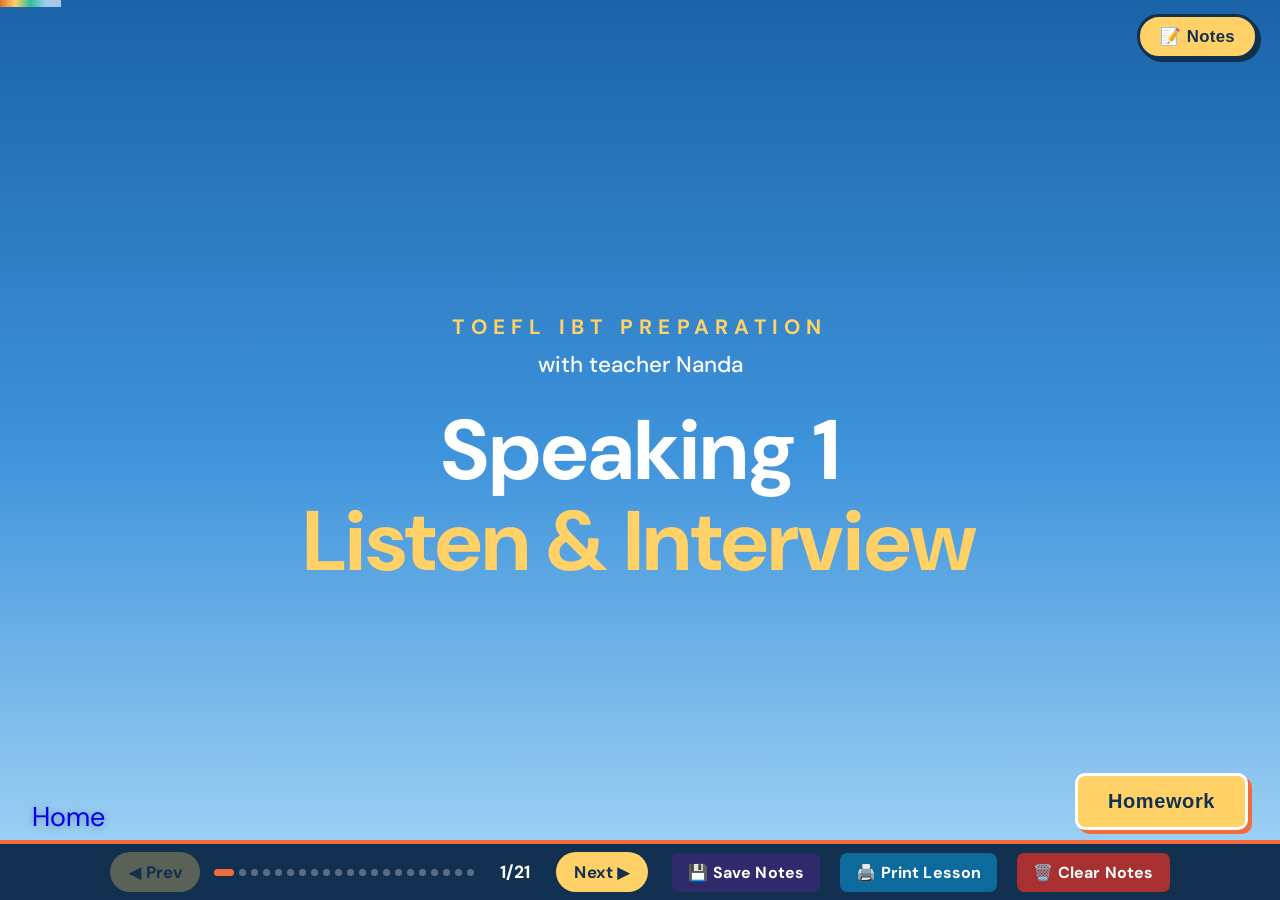
<file: _Archive/TOEFL-1-Speaking/index.html>
<!DOCTYPE html>
<html lang="en">
<head>
<meta charset="UTF-8">
<meta name="viewport" content="width=device-width, initial-scale=1.0">
<title>Speaking 1: Listen and Repeat + Take an Interview</title>
<link rel="preconnect" href="https://fonts.googleapis.com">
<link href="https://fonts.googleapis.com/css2?family=Fredoka:wght@500;600;700&family=DM+Sans:wght@400;500;700;800&display=swap" rel="stylesheet">
<style>

  * { box-sizing: border-box; }
  body { margin:0; font-family:'Segoe UI', system-ui, sans-serif; background:#0A0A0A; }
  #deck { position:relative; width:100%; height:100vh; overflow:hidden; }
  .slide {
    position:absolute; inset:0; opacity:0; pointer-events:none;
    transition:opacity .35s ease; overflow-y:auto; min-height:100vh;
    display:flex; flex-direction:column; background:#fff;
  }
  .slide.active { opacity:1; pointer-events:auto; }

  /* ===== COVER / HW COVER ===== */
  #s1, #hw-cover {
    background: linear-gradient(135deg, #091117 0%, #12293b 30%, #1c4567 55%, #235986 75%, #2678bc 100%);
    align-items:center; justify-content:center;
  }
  .title-inner { position:relative; width:100%; height:100%; display:flex; flex-direction:column; align-items:center; justify-content:center; padding:40px; }
  .title-label { text-transform:uppercase; letter-spacing:.18em; font-size:1.1rem; font-weight:500; color:rgba(255,255,255,.65); margin-bottom:10px; }
  .title-sub { font-size:1.15rem; font-weight:400; color:rgba(255,255,255,.75); margin-bottom:26px; }
  .title-main { font-size:3.4rem; font-weight:900; color:#fff; line-height:1.1; text-align:center; max-width:900px; }
  .title-accent { color:#FF6B35; text-shadow:0 0 28px rgba(255,107,53,.5); }
  .hw-badge { background:rgba(255,255,255,.1); border-radius:8px; padding:7px 22px; font-size:1rem; letter-spacing:.15em; color:rgba(255,255,255,.85); text-transform:uppercase; font-weight:600; margin-bottom:32px; }

  /* ===== BANNERS ===== */
  .banner { width:100%; padding:13px 28px; font-size:1.1rem; font-weight:700; letter-spacing:.03em; display:flex; align-items:center; gap:10px; flex-shrink:0; color:#fff; }
  .banner-leadin    { background:#0b73c8; }
  .banner-listening { background:#0E7A8A; }
  .banner-speaking  { background:#D9742B; }
  .banner-grammar   { background:#294c68; }
  .banner-pron      { background:#2569a1; }
  .banner-reading   { background:#2A6B42; }
  .banner-vocab     { background:#1E7A5F; }
  .banner-video     { background:#A83232; }
  .banner-review    { background:#2E2A6B; }
  .banner-hw        { background:#1C2B3A; }

  .slide-main { flex:1; overflow-y:auto; width:100%; display:flex; flex-direction:column; padding-bottom:60px; }
  .content { padding:24px 48px 20px; flex:1; }
  h2 { font-size:1.85rem; font-weight:800; color:#1C2B3A; margin:0 0 14px; }
  .instruction { font-size:1.08rem; font-weight:700; color:#1C2B3A; margin:0 0 18px; }
  .inst-light { font-size:1.05rem; font-weight:400; color:#1C2B3A; margin:0 0 18px; line-height:1.7; }
  .discuss-label { font-size:1.08rem; font-weight:700; color:#1C2B3A; margin:0 0 14px; line-height:1.7; }
  .section-subhead { font-size:1.3rem; font-weight:800; color:#294c68; margin:24px 0 10px; }
  .discuss-list { margin:0 0 18px; padding-left:22px; line-height:1.9; font-size:1.06rem; color:#1C2B3A; }
  .discuss-list li { margin-bottom:10px; }
  .discuss-box { background:#F4F8FA; border-left:6px solid #0E7A8A; border-radius:12px; padding:16px 20px 4px; margin-top:20px; }
  .discuss-box .discuss-label { margin-bottom:10px; line-height:1.7; }
  .discuss-box .discuss-list { margin-bottom:12px; }

  /* ===== CARDS / EXERCISE CONTAINERS ===== */
  .card { background:#F4F8FA; border-radius:12px; padding:1.5rem; box-shadow:0 2px 8px rgba(0,0,0,.06); margin-bottom:20px; }
  .book-placeholder { border:2px dashed #C9A227; background:#FBF6E8; border-radius:12px; padding:32px 24px; text-align:center; color:#235075; font-weight:600; margin-bottom:20px; }
  .book-placeholder .bp-icon { font-size:2.2rem; display:block; margin-bottom:8px; }
  .book-placeholder .bp-note { font-weight:400; font-size:1.05rem; color:#9A7A2E; margin-top:6px; }
  .lead-img-wrap { text-align:center; margin-bottom:20px; }
  .lead-img { width:100%; max-height:280px; object-fit:cover; border-radius:14px; box-shadow:0 4px 16px rgba(0,0,0,.15); }
  .lead-img-caption { font-size:1.08rem; font-style:italic; font-weight:700; color:#235986; margin:12px 0 0; }

  .ex-row { font-size:1.06rem; line-height:1.7; margin-bottom:10px; color:#1C2B3A; }
  .ans-input { border:none; border-bottom:2px solid #294c68; background:transparent; font-size:1.05rem; font-weight:700; width:160px; padding:2px 4px; text-align:left; font-family:inherit; color:#1C2B3A; }
  .ans-input.small { width:120px; }
  .ans-input.wide { width:100%; margin-top:6px; }
  .ans-input.half { width:50%; margin-top:6px; }
  textarea.ans-input { display:block; min-height:70px; resize:vertical; text-align:left; }
  .ans-input:focus { outline:none; border-bottom-color:#D9742B; }
  .ans-input.correct { color:#1A7A4A; border-bottom-color:#1A7A4A; }
  .ans-input.wrong { color:#C4614A; border-bottom-color:#C4614A; }
  .ans-input.empty-warn { color:#C98A1E; border-bottom-color:#C98A1E; }

  .two-col { columns:2; column-gap:40px; }
  .two-col .ex-row { break-inside:avoid; }
  .fixed-two-col { display:grid; grid-template-columns:1fr 1fr; gap:0 40px; align-items:start; }
  .fixed-three-col { display:grid; grid-template-columns:1fr 1fr 1fr; gap:0 28px; align-items:start; }

  .btn-row { display:flex; gap:12px; justify-content:center; margin-top:22px; flex-wrap:wrap; }
  .btn-check { background:#294c68; color:#fff; border:none; border-radius:8px; padding:11px 26px; font-size:.95rem; font-weight:700; cursor:pointer; font-family:inherit; }
  .btn-reset { background:#e8e8ec; color:#333; border:none; border-radius:8px; padding:11px 26px; font-size:.95rem; font-weight:700; cursor:pointer; font-family:inherit; }
  .btn-suggest { background:#1B6E96; color:#fff; border:none; border-radius:8px; padding:11px 26px; font-size:.95rem; font-weight:700; cursor:pointer; font-family:inherit; }

  .suggest-box { display:none; background:#EAF4F6; border-left:4px solid #1B6E96; border-radius:8px; padding:16px 20px; margin-top:16px; font-size:1.05rem; line-height:1.7; color:#1C2B3A; }
  .suggest-box.show { display:block; }
  .suggest-box li { margin-bottom:6px; }

  /* circle MC */
  .circ-num { display:inline-flex; align-items:center; justify-content:center; width:24px; height:24px; border-radius:6px; font-weight:800; background:#eee; color:#294c68; margin-right:8px; font-size:.9rem; }
  .circ-opt { border:1.5px solid #ccc; border-radius:14px; padding:4px 14px; margin:2px 4px; background:#fff; cursor:pointer; font-family:inherit; font-size:1.05rem; color:#1C2B3A; }
  .circ-opt.picked { border-color:#294c68; background:#deedfa; font-weight:700; }
  .circ-opt.correct { border-color:#1A7A4A; background:#E3F5EA; color:#1A7A4A; font-weight:800; }
  .circ-opt.wrong { border-color:#C4614A; background:#deedfa; color:#C4614A; font-weight:800; }
  .example-badge { background:#2E7D32;color:#fff;display:inline-flex;align-items:center;justify-content:center;width:24px;height:24px;border-radius:6px;font-weight:800; margin-right:8px; font-size:.9rem; }

  /* classify */
  .classify-bank { display:flex; flex-wrap:wrap; gap:8px; margin-bottom:20px; }
  .classify-chip { border:1.5px solid #294c68; color:#294c68; border-radius:20px; padding:6px 16px; cursor:pointer; font-weight:700; font-size:1.05rem; background:#fff; font-family:inherit; }
  .classify-chip.selected { background:#294c68; color:#fff; }
  .classify-chip.used { opacity:.35; cursor:default; border-style:dashed; }
  .classify-cols { display:grid; grid-template-columns:repeat(2,1fr); gap:14px; }
  .classify-col { background:#fff; border:2px solid #ddd; border-radius:10px; padding:14px; min-height:70px; cursor:pointer; }
  .classify-col h4 { margin:0 0 8px; font-size:1.1rem; color:#294c68; }
  .classify-col .placed { display:inline-block; background:#deedfa; border-radius:14px; padding:3px 10px; margin:3px; font-size:1.05rem; font-weight:700; }
  .classify-col .placed.correct { background:#E3F5EA; color:#1A7A4A; }
  .classify-col .placed.wrong { background:#deedfa; color:#C4614A; }

  /* match colour pair */
  .match-wrap { display:grid; grid-template-columns:1fr 1fr; gap:40px; background:#F8FAFB; border-radius:14px; padding:1.3rem 1.4rem; }
  .match-col-head { font-weight:800; font-size:1.05rem; letter-spacing:.02em; margin-bottom:12px; padding-bottom:8px; border-bottom:2px solid #E0E6EC; }
  .match-col-head.mc-left { color:#294c68; }
  .match-col-head.mc-right { color:#2569a1; }
  .match-item { padding:11px 14px; border-radius:8px; border:1.5px solid #ddd; margin-bottom:10px; cursor:pointer; font-size:1.05rem; color:#1C2B3A; user-select:none; position:relative; transition:border-color .15s, box-shadow .15s, transform .15s; background:#fff; box-shadow:0 1px 3px rgba(0,0,0,.06); display:flex; align-items:flex-start; }
  .match-item:not(.example-pair):hover { box-shadow:0 3px 10px rgba(0,0,0,.14); transform:translateY(-1px); }
  .match-item.example-pair { cursor:default; background:#EAF6EE !important; border-color:#2E7D32 !important; }
  .match-item.c0 { border-color:#7B2D8E; border-width:3px; background:#F3E6F7; box-shadow:0 0 0 2px rgba(123,45,142,.25); }
  .match-item.c1 { border-color:#3682c1; border-width:3px; background:#e1effa; box-shadow:0 0 0 2px rgba(201,130,46,.25); }
  .match-item.c2 { border-color:#2A5A9E; border-width:3px; background:#E3EBFA; box-shadow:0 0 0 2px rgba(42,90,158,.25); }
  .match-item.c3 { border-color:#0E7A8A; border-width:3px; background:#E3F2F4; box-shadow:0 0 0 2px rgba(14,122,138,.25); }
  .match-item.c4 { border-color:#D9742B; border-width:3px; background:#F8E6EE; box-shadow:0 0 0 2px rgba(178,58,107,.25); }
  .match-item.c5 { border-color:#8C7A1E; border-width:3px; background:#F5F1DD; box-shadow:0 0 0 2px rgba(140,122,30,.25); }
  .match-item.c6 { border-color:#4A5A8C; border-width:3px; background:#E6E9F5; box-shadow:0 0 0 2px rgba(74,90,140,.25); }
  .match-item.c7 { border-color:#3E8C5E; border-width:3px; background:#E6F5EC; box-shadow:0 0 0 2px rgba(62,140,94,.25); }
  .match-item.picking { border-color:#294c68; border-width:3px; border-style:dashed; box-shadow:0 0 0 2px rgba(90,46,140,.2); }
  .match-item.correctpair { outline:3px solid #1A7A4A; background:#1A7A4A !important; color:#fff; }
  .match-item.wrongpair { outline:3px solid #C4614A; background:#C4614A !important; color:#fff; }

  /* word bank tiles */
  .wb-bank { display:flex; flex-wrap:wrap; gap:8px; margin-bottom:18px; }
  .wb-bank.book-style { border-top:3px double #333; border-bottom:1px solid #ccc; padding:12px 4px; }
  .wb-tile { border:1.5px solid #2569a1; color:#2569a1; background:#fff; border-radius:18px; padding:6px 16px; cursor:pointer; font-weight:700; font-family:inherit; font-size:1.05rem; }
  .wb-tile.used { opacity:.35; border-style:dashed; cursor:default; }
  .wb-tile.selected { background:#2569a1; color:#fff; }
  .wb-tile.example-used { opacity:.5; border-style:dashed; cursor:default; text-decoration:line-through; }
  .wb-blank { display:inline-block; min-width:90px; border-bottom:2px solid #2569a1; padding:2px 8px; margin:0 3px; cursor:pointer; font-weight:700; color:#2569a1; text-align:center; }
  .wb-blank.filled { border-style:solid; }
  .wb-blank.correct { color:#1A7A4A; border-color:#1A7A4A; }
  .wb-blank.wrong { color:#C4614A; border-color:#C4614A; }

  /* audio / video placeholders */
  .audio-box { background:#f0f4f8; border-radius:999px; padding:10px 18px; display:flex; align-items:center; gap:14px; margin-bottom:18px; }
  .audio-box audio { width:100%; }
  .speaker-grid { display:grid; grid-template-columns:repeat(4,1fr); gap:16px; margin-bottom:22px; }
  .speaker-card { background:#F4F8FA; border-radius:14px; padding:12px; }
  .speaker-card img { width:100%; height:120px; object-fit:cover; border-radius:10px; display:block; }
  .speaker-card .sp-name { font-size:1.05rem; font-weight:800; color:#1C2B3A; margin:10px 0 8px; text-align:center; }
  .speaker-card .audio-box { margin-bottom:0; padding:6px 10px; }
  .who-table { border:1px solid #E2E8E2; border-radius:12px; overflow:hidden; }
  .who-row { display:grid; grid-template-columns:1fr repeat(4,86px); align-items:center; gap:8px; padding:9px 14px; border-bottom:1px solid #E2E8E2; font-size:1.06rem; line-height:1.5; color:#1C2B3A; }
  .who-row:last-child { border-bottom:none; }
  .who-row.who-head { background:#F4F8FA; font-weight:800; }
  .who-row.who-head span { text-align:center; }
  .who-row.who-head span:first-child { text-align:left; }
  .who-row .circ-opt { width:100%; margin:0; text-align:center; padding:4px 0; }
  .video-box { background:#1C2B3A; border-radius:14px; padding:16px 20px; margin-bottom:18px; }
  .video-box video { width:100%; border-radius:8px; display:block; }
  .video-box p { color:#fff; font-size:1.05rem; margin:0 0 10px; font-weight:700; letter-spacing:.02em; }
  .glossary-note { font-size:1.05rem; color:#666; font-style:italic; margin-top:10px; }
  .glossary-box { background:#F4F8FA; border-radius:10px; padding:14px 18px; margin-bottom:16px; }
  .glossary-box h4 { margin:0 0 8px; font-size:1rem; color:#294c68; }
  .glossary-box p { margin:0 0 6px; font-size:1.05rem; line-height:1.7; color:#1C2B3A; }
  .glossary-box b { color:#1C2B3A; }

  /* answer key toggle */
  .akey-box { display:none; background:#F3EEF7; border-left:4px solid #294c68; border-radius:8px; padding:16px 20px; margin-top:16px; font-size:1.05rem; line-height:1.7; color:#1C2B3A; }
  .akey-box.show { display:block; }
  .akey-box li { margin-bottom:8px; }
  .btn-akey { background:#294c68; color:#fff; border:none; border-radius:8px; padding:11px 26px; font-size:.95rem; font-weight:700; cursor:pointer; font-family:inherit; }

  /* grammar theory / form reference */
  .gram-box { background:#F4F8FA; border-radius:12px; padding:18px 22px; margin-bottom:16px; border-left:6px solid #294c68; }
  .gram-box h3 { margin:0 0 8px; font-size:1.1rem; color:#294c68; }
  .gram-box p { font-size:1.06rem; line-height:1.7; color:#1C2B3A; margin:0 0 8px; }
  .gram-box .hl { font-weight:800; color:#294c68; }
  .gram-box ul { margin:6px 0 0; padding-left:20px; font-size:1.05rem; line-height:1.8; color:#1C2B3A; }
  .gram-note { background:#FDF3D6; border-left:4px solid #C9A227; border-radius:8px; padding:14px 18px; font-size:1.05rem; color:#235075; margin-top:6px; line-height:1.7; }
  .gram-mistake { background:#FDEBEA; border-left:4px solid #C4614A; border-radius:8px; padding:14px 18px; font-size:1.05rem; color:#235075; margin-top:10px; line-height:1.7; }
  .gram-mistake s { color:#922B21; }
  .ex-example-centered { text-align:center; font-size:1.06rem; font-style:italic; color:#1A5030; background:#EAF6EE; border-radius:10px; padding:14px 24px; margin:0 0 22px; font-weight:600; line-height:1.7; }
  .ex-example-centered .ex-tag { display:block; font-style:normal; font-weight:800; letter-spacing:.06em; font-size:.78rem; text-transform:uppercase; color:#2F7A52; margin-bottom:6px; }

  /* CCQ box */
  .gx-two { display:grid; grid-template-columns:3fr 2fr; gap:20px; align-items:start; }
  .gx-board { background:#F4F8FA; border-radius:10px; padding:14px 18px; }
  .gx-board h4, .gx-h { margin:0 0 10px; color:#294c68; font-size:1.1rem; }
  .gx-board .ex-row { margin-bottom:8px; line-height:1.6; }
  mark.gx-if { background:#E7EAF7; color:#3B4C99; font-weight:800; padding:1px 6px; border-radius:5px; }
  mark.gx-main { background:#dbeefd; color:#085492; font-weight:800; padding:1px 6px; border-radius:5px; }
  .ccq-box { background:#F4F8FA; border-radius:10px; padding:14px 18px; margin:14px 0; }
  .ccq-label { font-weight:700; color:#294c68; margin-bottom:8px; font-size:1.05rem; }
  .ccq-list { list-style:none; margin:0; padding:0; display:flex; flex-direction:column; gap:8px; }
  .ccq-list li { font-size:1.05rem; color:#1C2B3A; line-height:1.7; }
  .ccq-list em { color:#294c68; font-weight:700; font-style:normal; }
  .ccq-reveal-btn { background:#294c68; color:#fff; border:none; border-radius:20px; padding:4px 14px; font-size:1.05rem; font-weight:700; cursor:pointer; margin-right:10px; }
  .ccq-reveal-btn:hover { background:#7A45B5; }
  .ccq-answer { display:none; color:#1A5030; font-weight:600; }
  .ccq-answer.show { display:inline; }

  /* speaking interview cards */
  /* ---- Risk Bingo ---- */
  .bingo-layout { display:grid; grid-template-columns:auto 1fr; gap:26px; align-items:start; }
  .bingo-card { display:grid; grid-template-columns:repeat(4,72px); gap:8px; }
  .bingo-cell { height:72px; border-radius:12px; border:2px solid #D9742B; background:#fff; color:#D9742B; font-family:inherit; font-size:1.6rem; font-weight:800; cursor:default; display:flex; align-items:center; justify-content:center; transition:background .25s, color .25s, transform .25s; }
  .bingo-cell.marked { background:#D9742B; color:#fff; transform:scale(.94); }
  .bingo-cell.inline { box-shadow:0 0 0 4px #F2C14E; }
  .bingo-ball { width:120px; height:120px; border-radius:50%; background:#D9742B; color:#fff; font-size:3rem; font-weight:800; display:flex; align-items:center; justify-content:center; margin:0 auto 16px; box-shadow:0 6px 18px rgba(178,58,107,.35); }
  .bingo-ball.empty { background:#F0E4EA; color:#D9742B; }
  .bingo-prompt { background:#F8F0F4; border-left:6px solid #D9742B; border-radius:12px; padding:18px 22px; min-height:150px; }
  .bingo-area { font-size:1.05rem; font-weight:800; color:#D9742B; margin:0 0 8px; text-transform:uppercase; letter-spacing:.04em; }
  .bingo-q { font-size:1.15rem; line-height:1.6; color:#1C2B3A; margin:0; }
  .bingo-status { text-align:center; font-size:1.05rem; font-weight:700; color:#1C2B3A; margin-top:14px; min-height:1.6em; }
  .bingo-status.win { color:#D9742B; font-size:1.25rem; }

  /* image placeholder */
  .img-placeholder { background:linear-gradient(135deg,#e1effa,#c3ddf2); border-radius:10px; display:flex; flex-direction:column; align-items:center; justify-content:center; color:#235986; font-size:.95rem; font-weight:600; border:2px dashed #71a7d4; margin:8px 0; padding:24px; text-align:center; min-height:120px; }
  .img-placeholder .ip-icon { font-size:1.8rem; margin-bottom:6px; }
  .photo-grid { display:grid; grid-template-columns:repeat(2,1fr); gap:14px; margin-bottom:16px; }
  .photo-item { position:relative; }
  .photo-item .img-placeholder { min-height:140px; margin:0; }
  .photo-num { position:absolute; top:8px; left:8px; background:#1C2B3A; color:#fff; width:26px; height:26px; border-radius:50%; display:flex; align-items:center; justify-content:center; font-weight:800; font-size:.9rem; }
  .photo-label { margin-top:6px; }
  .photo-label .wb-blank { display:block; width:100%; text-align:center; }

  /* article */
  .article-box { background:#FAFAF8; border-radius:12px; padding:20px 24px; margin-bottom:16px; border:1px solid #eee; }
  .article-box h3 { font-size:1.3rem; font-weight:900; color:#1C2B3A; margin:0 0 4px; line-height:1.3; }
  .article-box h3 .hl { background:#A83232; color:#fff; padding:2px 8px; border-radius:4px; }
  .article-box p { font-size:1.05rem; line-height:1.75; color:#1C2B3A; margin:0 0 14px; }
  .article-box p:last-child { margin-bottom:0; }

  /* checkbox tick list */
  .tick-list { display:flex; flex-direction:column; gap:8px; margin:10px 0 18px; }
  .tick-item { display:flex; align-items:center; gap:12px; padding:9px 14px; border:1.5px solid #ddd; border-radius:8px; cursor:pointer; font-size:1.05rem; color:#1C2B3A; background:#fff; transition:all .15s; }
  .tick-item:hover { border-color:#2A6B42; }
  .tick-box { width:22px; height:22px; border:2px solid #999; border-radius:5px; flex-shrink:0; display:flex; align-items:center; justify-content:center; font-size:.85rem; color:#fff; font-weight:800; }
  .tick-item.picked { border-color:#2A6B42; background:#EAF6EE; }
  .tick-item.picked .tick-box { background:#2A6B42; border-color:#2A6B42; }
  .tick-item.correct { border-color:#1A7A4A; background:#E3F5EA; }
  .tick-item.correct .tick-box { background:#1A7A4A; border-color:#1A7A4A; }
  .tick-item.wrong { border-color:#C4614A; background:#deedfa; }
  .tick-item.wrong .tick-box { background:#C4614A; border-color:#C4614A; }
  .tick-item.missed { border-color:#C98A1E; background:#FDF3D6; }

  /* dice */
  .dice-box { text-align:center; background:#F4F8FA; border-radius:14px; padding:30px; }
  .die-face { font-size:3.5rem; margin-bottom:16px; }
  .dice-prompt { font-size:1.15rem; font-weight:700; color:#1C2B3A; margin-top:16px; min-height:30px; }
  .book-hl { background:#D9D9D9; padding:1px 5px; border-radius:3px; }

  /* review */
  .review-grid { display:grid; grid-template-columns:1fr 1fr; gap:14px; margin:10px 0; }

  /* score scale (Listening 1a) */
  .score-card { background:#F4F8FA; border-radius:12px; padding:18px 22px; margin-bottom:16px; }
  .env-row { display:grid; grid-template-columns:1fr auto; align-items:center; gap:16px; padding:9px 0; border-bottom:1px solid #e2e8e2; font-size:1.05rem; color:#1C2B3A; }
  .env-row:last-child { border-bottom:none; }
  .env-row .env-label { min-width:0; }
  .env-scale { display:flex; gap:6px; }
  .scale-head { display:grid; grid-template-columns:1fr auto; gap:16px; align-items:end; padding-bottom:8px; }
  .scale-head .scale-anchors { display:flex; gap:6px; }
  .scale-head .scale-anchors span { width:32px; text-align:center; font-size:.7rem; line-height:1.2; color:#5A6B7A; font-style:italic; }
  .env-pill { width:32px; height:32px; border-radius:50%; border:1.5px solid #0E7A8A; color:#0E7A8A; background:#fff; cursor:pointer; font-weight:700; font-size:.95rem; display:flex; align-items:center; justify-content:center; font-family:inherit; }
  .env-pill.picked { background:#0E7A8A; color:#fff; }

  /* ===== NAV / NOTES / HOME ===== */
  #notesBtn { position:fixed; top:14px; right:22px; z-index:1000; background:rgba(10,40,54,.88); color:#fff; border:none; padding:9px 20px; border-radius:22px; cursor:pointer; font-size:.92rem; font-weight:600; letter-spacing:.02em; transition:background .2s; backdrop-filter:blur(4px); }
  #notesBtn:hover { background:rgba(10,40,54,1); }
  #notesDragHandle { cursor: move; user-select: none; padding: 2px 8px; margin-right: 4px; opacity: .55; font-size: .95rem; border-radius: 4px; display: inline-block; }
  #notesDragHandle:hover { opacity: 1; background: rgba(255,255,255,.15); }
  #notesPanel.dragging { transition: none !important; }
  #homeBtn { position:fixed; top:14px; left:50%; transform:translateX(-50%); z-index:1000; display:none; background:rgba(10,40,54,.88); color:#fff; border:none; width:38px; height:38px; border-radius:50%; cursor:pointer; font-size:1.1rem; align-items:center; justify-content:center; transition:background .2s; backdrop-filter:blur(4px); }
  #homeBtn:hover { background:rgba(20,96,122,.95); }
  #notesPanel { position:fixed; top:54px; right:22px; z-index:999; width:360px; max-height:0; overflow:hidden; transition:max-height .35s ease, opacity .25s ease; opacity:0; border-radius:14px; }
  #notesPanel.open { max-height:320px; opacity:1; }
  #notesPanel.cover { left:50%; right:auto; top:56px; transform:translateX(-50%); width:min(760px,94vw); max-height:calc(100vh - 110px) !important; display:flex; flex-direction:column; }
  #notesPanel.cover #notesTA { min-height:calc(100vh - 210px) !important; max-height:calc(100vh - 210px) !important; overflow-y:auto; }
  #notesToolbar { display:flex; gap:5px; padding:6px 10px; background:rgba(10,40,54,.7); border-radius:10px 10px 0 0; align-items:center; flex-wrap:wrap; }
  #notesToolbar button { background:rgba(255,255,255,.12); border:none; border-radius:5px; color:#fff; font-size:.85rem; padding:3px 9px; cursor:pointer; font-family:inherit; transition:background .15s; }
  #notesToolbar button:hover { background:rgba(255,255,255,.25); }
  #notesTA { width:100%; min-height:220px; max-height:260px; padding:14px; border:none; border-radius:0 0 14px 14px; outline:none; font-size:1rem; line-height:1.55; background:rgba(10,40,54,.92); color:#fff; font-family:inherit; backdrop-filter:blur(6px); box-sizing:border-box; overflow-y:auto; }
  #notesTA:empty::before { content:attr(data-placeholder); color:rgba(255,255,255,.4); pointer-events:none; }
  #notesTA [style*="background-color"] { color:#1a1a1a !important; }
  #nav { position:fixed; bottom:0; left:0; right:0; height:52px; background:rgba(10,40,54,.96); z-index:500; display:flex; align-items:center; justify-content:center; gap:14px; }
  #nav button { background:rgba(255,255,255,.12); color:#fff; border:none; border-radius:7px; padding:7px 16px; font-size:.95rem; cursor:pointer; font-family:inherit; }
  #nav button:disabled { opacity:.35; cursor:default; }
  #dots { display:flex; gap:5px; flex-wrap:wrap; max-width:360px; justify-content:center; }
  .dot { width:7px; height:7px; border-radius:50%; background:rgba(255,255,255,.3); cursor:pointer; }
  .dot.active { background:#FF6B35; }
  #counter { color:#fff; font-size:.9rem; min-width:54px; text-align:center; }

  /* print */
  .slide-notes-print { display:none; }
  .lesson-link-print { display:none; }
  @media print {
    @page { margin:1.2cm; }
    * { -webkit-print-color-adjust:exact !important; print-color-adjust:exact !important; }
    html, body { height:auto !important; overflow:visible !important; background:#fff !important; display:block !important; }
    #deck { overflow:visible !important; height:auto !important; display:block !important; position:static !important; }
    #notesBtn, #notesPanel, #nav, #homeBtn { display:none !important; }
    body.print-all .slide { display:flex !important; flex-direction:column !important; position:relative !important; inset:auto !important; opacity:1 !important; padding:16px 24px !important; page-break-after:always; break-after:page; min-height:0 !important; height:auto !important; }
    .slide * { flex:none !important; height:auto !important; min-height:0 !important; max-height:none !important; }
    .slide-main, .content { overflow:visible !important; }
    img, video { max-height:240px !important; width:auto !important; max-width:100% !important; object-fit:contain !important; }
    body.print-all .slide::before { content:"TOEFL Lesson 1 \2014  Speaking"; display:block !important; font-size:10px; color:#999; font-family:'Segoe UI', Arial, sans-serif; padding-bottom:5px; border-bottom:1px solid #ddd; margin-bottom:8px; }
    body.print-all #s1::before { display:none !important; }
    .lesson-link-print { display:block !important; padding:28px 32px; margin-bottom:20px; background:linear-gradient(135deg, #091117 0%, #12293b 30%, #1c4567 55%, #235986 75%, #2678bc 100%); border-radius:12px; text-align:center; font-family:'Segoe UI', Arial, sans-serif; }
    .lesson-link-print .lp-title { display:block; font-size:30px; font-weight:900; color:#fff; margin-bottom:10px; letter-spacing:.01em; line-height:1.2; }
    .lesson-link-print .lp-sub { display:block; font-size:20px; color:rgba(255,255,255,.88); font-weight:500; }
    .lesson-link-print a { color:#FF6B35; font-weight:800; text-decoration:underline; font-size:20px; }
    .slide-notes-print { display:block !important; margin-top:12px; padding:10px 14px; border-top:2px solid #0E5A8A; background:#E3F2FD; border-radius:6px; font-size:12px; line-height:1.6; color:#1A1A2E; }
    .slide-notes-print-label { font-size:10px; font-weight:800; color:#0E5A8A; text-transform:uppercase; letter-spacing:1px; margin-bottom:4px; display:block; }
    .card-body, .card-body * { color:#1a1a1a !important; }
  }



  /* =====================================================================
     Empower design layer
     Café / cup / menu-board look.
     Palette: navy #1a2b38 · coral #D9742B · sky #9fcaee · mint #2FBF9B · lemon #FFD166 · lilac #a9c7e0
     ===================================================================== */
  :root { --navy:#12304F; --coral:#F26B3A; --sky:#9AD1F5; --mint:#2FBF9B; --lemon:#FFD166; --lilac:#BFD9F2; --paper:#FFFFFF; --mist:#EAF5FF; }
  body { font-family:'DM Sans','Segoe UI',system-ui,sans-serif; background:var(--navy); }
  .slide { background:#FFFFFF; }
  .slide-main { padding-bottom:70px; margin-top:6px; }

  /* ---------- progress bar: row of chat dots ---------- */
  #progBar { position:fixed; top:0; left:0; height:7px; width:0; z-index:1200; transition:width .45s ease; pointer-events:none;
    background:linear-gradient(90deg,#D9742B,#FFD166,#2FBF9B,#9fcaee,#a9c7e0); }

  /* ---------- covers ---------- */
  #s1, #hw-cover { background:radial-gradient(circle at 25% 20%, #294c68 0%, #1a2b38 60%, #0b151e 100%); }
  .title-label { color:var(--lemon); font-weight:800; letter-spacing:.3em; }
  .title-sub { color:rgba(255,255,255,.82); }
  .title-main { font-family:'Fredoka','Segoe UI',sans-serif; font-weight:600; color:#fff; line-height:1.08; max-width:1100px; font-size:clamp(3rem,6.6vw,5.8rem); position:relative; z-index:3; }
  .title-accent { color:var(--coral); text-shadow:none; }
  .hw-badge, #hw-cover .title-inner > div:first-child { background:var(--lemon); color:var(--navy) !important; font-weight:800; border-radius:999px; }
  #s1 button[onclick^="goToId"] { background:var(--lemon) !important; color:var(--navy) !important; border:3px solid #fff !important; box-shadow:4px 4px 0 var(--coral); font-weight:800 !important; transition:transform .15s, box-shadow .15s; }
  #s1 button[onclick^="goToId"]:hover { transform:translate(-2px,-2px); box-shadow:6px 6px 0 var(--coral); }
  #s1::after, #hw-cover::after { display:none; }
  .cover-bubble { position:absolute; z-index:1; padding:16px 26px; border-radius:26px; font-family:'Fredoka','Segoe UI',sans-serif; font-weight:600; font-size:clamp(1.15rem,2.2vw,1.9rem); color:var(--navy); box-shadow:0 10px 0 rgba(0,0,0,.18); animation:aefFloat 6s ease-in-out infinite; pointer-events:none; }
  .cover-bubble::after { content:""; position:absolute; bottom:-16px; left:30px; border:10px solid transparent; border-top:16px solid var(--tail); border-bottom:0; }
  .cover-bubble.cb1 { top:9%; left:6%; background:var(--lemon); --tail:#FFD166; }
  .cover-bubble.cb2 { top:14%; right:7%; background:var(--sky); --tail:#9fcaee; animation-delay:-2s; }
  .cover-bubble.cb3 { bottom:22%; left:8%; background:var(--mint); --tail:#2FBF9B; animation-delay:-4s; }
  .cover-bubble.cb4 { bottom:26%; right:9%; background:var(--lilac); --tail:#a9c7e0; animation-delay:-1s; }
  .cover-bubble span { color:var(--navy); }
  .cover-bubble.cb2::after, .cover-bubble.cb4::after { left:auto; right:34px; }
  @keyframes aefFloat { 0%,100% { transform:translateY(0) rotate(-1.5deg); } 50% { transform:translateY(-14px) rotate(1.5deg); } }

  /* ---------- banners ---------- */
  .banner { position:relative; font-family:'Fredoka','Segoe UI',sans-serif; font-weight:600; letter-spacing:.04em; font-size:1.15rem; padding:14px 48px; margin-bottom:22px; }
  .banner::after { content:""; position:absolute; left:48px; bottom:-11px; width:150px; height:14px;
    background:radial-gradient(circle,#D9742B 5px,transparent 6px) 0 0/30px 14px repeat-x,
               radial-gradient(circle,#FFD166 5px,transparent 6px) 30px 0/90px 14px repeat-x; opacity:1; }
  .banner-bridge { background:#226194; }
  .banner-leadin { background:#B5382C; }
  .banner-vocab { background:#10675A; }
  .banner-speaking { background:#2569a1; }
  .banner-grammar { background:#5E4B8B; }
  .banner-pron { background:#1a64a1; }
  .banner-listening { background:#1B5E86; }
  .banner-review { background:#1a2b38; }
  .banner-hw { background:#1a2b38; }

  /* ---------- typography ---------- */
  h2 { font-family:'Fredoka','Segoe UI',sans-serif; font-weight:600; color:var(--navy); font-size:2.2rem; line-height:1.15; margin-bottom:12px; }
  h2::after { content:""; display:block; width:90px; height:8px; margin-top:8px; border-radius:8px;
    background:repeating-linear-gradient(90deg,#D9742B 0 18px,#FFD166 18px 36px,#2FBF9B 36px 54px,#9fcaee 54px 72px,#a9c7e0 72px 90px); }
  .instruction { color:var(--navy); border-left:7px solid var(--coral); padding-left:16px; }
  .inst-light { color:#1d3549; }
  .discuss-label, .ex-row, .discuss-list { color:var(--navy); }
  .section-subhead { color:var(--coral); font-family:'Fredoka','Segoe UI',sans-serif; font-weight:600; }

  /* ---------- cards & boxes ---------- */
  .card, .gram-box, .glossary-box, .ccq-box, .discuss-box, .match-wrap, .article-box, .dice-box, .roul-prompt, .nametag, .form-badge, .qa-table-wrap {
    background:#fff; border:3px solid var(--navy); border-radius:20px; box-shadow:6px 6px 0 var(--sky); }
  .gram-box { border-left:14px solid var(--lilac); }
  .gram-box h3, .glossary-box h4, .ccq-label, .gx-h { color:var(--navy); font-family:'Fredoka','Segoe UI',sans-serif; font-weight:600; }
  .gram-box h3, .glossary-box h4 { display:inline-block; background:var(--navy); color:var(--lemon); padding:4px 16px; border-radius:999px; }
  .gram-box .hl { color:var(--navy); background:var(--lemon); padding:0 7px; border-radius:6px; font-weight:800; }
  .gram-note { background:#FFF3C4; border:3px solid var(--navy); border-left-width:10px; color:#3D2F00; border-radius:14px; }
  .gram-mistake { background:#FFE3DF; border:3px solid var(--navy); border-left-width:10px; color:#0c3556; border-radius:14px; }
  .ex-example-centered { background:#E2F8EF; color:#0C5A46; border:3px dashed var(--mint); border-radius:16px; }
  .ex-example-centered .ex-tag { color:#0C5A46; }
  .discuss-box { border-left:14px solid var(--mint); }
  .suggest-box { background:#d8ecfd; border:3px solid var(--navy); border-left-width:10px; border-radius:14px; }
  .akey-box { background:#FFF3C4; border:3px solid var(--navy); border-left-width:10px; border-radius:14px; }
  .book-placeholder, .img-placeholder { background:repeating-linear-gradient(135deg,#e7f4fe 0 18px,#c7e4fc 18px 36px); border:3px dashed var(--navy); color:var(--navy); border-radius:18px; font-size:1.05rem; }
  .img-placeholder .ip-icon { font-size:2rem; }
  .ccq-box { background:#e7f4fe; box-shadow:none; }
  .ccq-reveal-btn { background:var(--navy); color:var(--lemon); font-size:1.05rem; }
  .ccq-reveal-btn:hover { background:#294c68; }
  .ccq-list em { color:#25659a; }
  .ccq-answer { color:#0C5A46; }
  .ccq-list li { color:var(--navy); }

  /* ---------- answer fields ---------- */
  .ans-input { border-bottom:3px solid var(--navy); background:rgba(255,216,77,.30); border-radius:6px 6px 0 0; color:var(--navy); text-align:left; }
  .ans-input:focus { border-bottom-color:var(--coral); background:rgba(255,216,77,.55); }
  .ans-input.correct { color:#1A7A4A; border-bottom-color:#1A7A4A; background:#E3F5EA; }
  .ans-input.wrong { color:#C4614A; border-bottom-color:#C4614A; background:#deedfa; }
  .ans-input.empty-warn { color:#2270b0; border-bottom-color:#E4A03A; background:#d8ecfd; }

  /* ---------- buttons ---------- */
  .btn-check, .btn-reset, .btn-suggest, .btn-akey, .btn-roul { border:3px solid var(--navy); border-radius:999px; box-shadow:4px 4px 0 var(--navy); transition:transform .12s, box-shadow .12s; font-size:1.05rem; cursor:pointer; font-family:inherit; font-weight:800; padding:10px 26px; }
  .btn-check { background:var(--lemon); color:var(--navy); }
  .btn-reset { background:#fff; color:var(--navy); }
  .btn-suggest { background:var(--sky); color:var(--navy); }
  .btn-akey { background:var(--coral); color:var(--navy); }
  .btn-roul { background:var(--mint); color:var(--navy); font-size:1.15rem; padding:12px 30px; }
  .btn-check:hover, .btn-reset:hover, .btn-suggest:hover, .btn-akey:hover, .btn-roul:hover { transform:translate(-2px,-2px); box-shadow:6px 6px 0 var(--navy); }
  .btn-check:active, .btn-reset:active, .btn-suggest:active, .btn-akey:active, .btn-roul:active { transform:translate(2px,2px); box-shadow:1px 1px 0 var(--navy); }

  /* ---------- choices, tiles, ticks ---------- */
  .circ-num { background:var(--navy); color:var(--lemon); }
  .example-badge { background:#2E7D32; color:#fff; }
  .circ-opt { display:inline-block; white-space:nowrap; border:2px solid var(--navy); color:var(--navy); transition:transform .12s, background .12s; }
  .circ-sep { margin:0 2px; color:var(--navy); font-weight:700; }
  .classify-chip, .wb-tile { border:2px solid var(--navy); color:var(--navy); transition:transform .12s, background .12s; }
  .circ-opt:hover, .classify-chip:hover, .wb-tile:hover { background:#FFE98A; transform:translateY(-2px); }
  .circ-opt.picked, .classify-chip.selected, .wb-tile.selected { background:var(--lemon); border-color:var(--navy); color:var(--navy); font-weight:800; }
  .circ-opt.correct { border-color:#1A7A4A; background:#E3F5EA; color:#1A7A4A; }
  .circ-opt.wrong { border-color:#C4614A; background:#deedfa; color:#C4614A; }
  .classify-col { border:3px solid var(--navy); border-radius:16px; }
  .classify-col h4 { color:var(--navy); }
  .classify-col .placed { background:#FFE98A; border:2px solid var(--navy); }
  .classify-col .placed.correct { background:#E3F5EA; color:#1A7A4A; border-color:#1A7A4A; }
  .classify-col .placed.wrong { background:#deedfa; color:#C4614A; border-color:#C4614A; }
  .wb-bank.book-style { border-top:3px double var(--navy); }
  .wb-blank { border-bottom:3px solid var(--navy); color:var(--navy); }
  .wb-blank.correct { color:#1A7A4A; border-color:#1A7A4A; }
  .wb-blank.wrong { color:#C4614A; border-color:#C4614A; }
  .match-col-head.mc-left, .match-col-head.mc-right { color:var(--navy); border-bottom:3px solid var(--coral); }
  .match-wrap { background:#fff; }
  .match-item { border:2px solid var(--navy); border-radius:14px; }
  .match-item.picking { border-color:var(--navy); }
  .match-item.example-pair { background:#E3F5EA !important; }

  /* ---------- audio ---------- */
  .audio-box { background:var(--sky); border:3px solid var(--navy); box-shadow:4px 4px 0 var(--navy); }
  .audio-box.pending { background:repeating-linear-gradient(135deg,#d8ecfd 0 14px,#bbdaf4 14px 28px); border-style:dashed; box-shadow:none; }

  /* ---------- nav chrome ---------- */
  #notesBtn, #homeBtn { background:var(--lemon); color:var(--navy); border:3px solid var(--navy); box-shadow:3px 3px 0 var(--navy); backdrop-filter:none; font-weight:800; }
  #notesBtn:hover, #homeBtn:hover { background:#FFE98A; }
  #nav { background:var(--navy); border-top:4px solid var(--coral); }
  #nav button { font-weight:800; border-radius:999px; transition:transform .12s; }
  #nav button#prevBtn, #nav button#nextBtn { background:var(--lemon); color:var(--navy); }
  #nav button:hover:not(:disabled) { transform:translateY(-2px); }
  #nav button:disabled { opacity:.3; }
  .dot { background:rgba(255,255,255,.3); transition:all .2s; }
  .dot.active { background:var(--coral); width:20px; border-radius:6px; }
  #counter { color:#fff; font-weight:700; }

  /* ---------- NEW COMPONENTS ---------- */
  /* name badge */
  .nametag { max-width:420px; margin:0 auto 18px; overflow:hidden; text-align:center; box-shadow:6px 6px 0 var(--coral); }
  .nametag .nt-top { background:var(--coral); color:#fff; font-family:'Fredoka','Segoe UI',sans-serif; font-weight:600; font-size:1.7rem; letter-spacing:.14em; padding:8px 0 2px; }
  .nametag .nt-mid { background:var(--coral); color:#fff; font-weight:700; font-size:1.05rem; letter-spacing:.1em; padding:0 0 10px; }
  .nametag .nt-name { padding:18px 20px 22px; }
  .nametag input { width:100%; border:none; border-bottom:3px solid var(--navy); font-family:'Fredoka','Segoe UI',sans-serif; font-size:1.7rem; text-align:left; color:var(--navy); background:transparent; padding:2px 4px; }
  .nametag input:focus { outline:none; border-bottom-color:var(--coral); }

  /* party cards */
  .party-grid { display:grid; grid-template-columns:repeat(3,1fr); gap:20px; margin-bottom:10px; }
  .party-card { background:#fff; border:3px solid var(--navy); border-radius:22px; padding:18px 20px 20px; box-shadow:6px 6px 0 var(--lemon); position:relative; }
  .party-card:nth-child(2) { box-shadow:6px 6px 0 var(--mint); }
  .party-card:nth-child(3) { box-shadow:6px 6px 0 var(--lilac); }
  .party-card .pc-icon { font-size:2.2rem; line-height:1; }
  .party-card h4 { font-family:'Fredoka','Segoe UI',sans-serif; font-weight:600; font-size:1.35rem; color:var(--navy); margin:6px 0 8px; }
  .party-card p { font-size:1.08rem; line-height:1.65; color:var(--navy); margin:0 0 10px; }
  .party-card .ans-input { width:100%; }

  /* speech bubbles for model dialogues */
  .chat { display:flex; flex-direction:column; gap:10px; margin:10px 0 16px; }
  .bub { max-width:78%; padding:12px 18px; border-radius:20px; font-size:1.08rem; line-height:1.55; color:var(--navy); border:3px solid var(--navy); position:relative; }
  .bub.a { background:#d8ecfd; align-self:flex-start; border-bottom-left-radius:4px; }
  .bub.b { background:#FFF3C4; align-self:flex-end; border-bottom-right-radius:4px; }
  .bub b.you { color:var(--coral); text-decoration:underline; text-decoration-thickness:3px; }
  .bub .who { display:block; font-size:1.05rem; font-weight:800; opacity:.75; margin-bottom:2px; }

  /* warm-up flip cards */
  .wu-grid { display:grid; grid-template-columns:repeat(3,1fr); gap:20px; margin-bottom:16px; }
  .wu-card { background:#fff; border:3px solid var(--navy); border-radius:22px; padding:18px 18px 16px; box-shadow:6px 6px 0 var(--sky); position:relative; display:flex; flex-direction:column; gap:12px; }
  .wu-card:nth-child(3n+2) { box-shadow:6px 6px 0 var(--coral); }
  .wu-card:nth-child(3n) { box-shadow:6px 6px 0 var(--mint); }
  .wu-ans { background:var(--navy); color:#fff; border-radius:18px 18px 18px 4px; padding:14px 18px; font-size:1.2rem; font-weight:700; line-height:1.4; font-family:'Fredoka','Segoe UI',sans-serif; }
  .wu-q { display:none; background:#FFF3C4; border:3px solid var(--navy); border-radius:14px; padding:10px 14px; font-size:1.08rem; font-weight:700; color:var(--navy); }
  .wu-q.show { display:block; }
  .wu-card .ccq-reveal-btn { align-self:flex-start; margin:0; }
  .quote-card { background:linear-gradient(135deg,#e7f4fe 0%,#d8ecfd 100%); border:3px solid var(--navy); border-left:14px solid var(--coral); border-radius:20px; padding:20px 26px; margin-top:20px; }
  .quote-card .q-text { font-family:'Fredoka','Segoe UI',sans-serif; font-size:1.55rem; font-weight:500; color:var(--navy); margin:0 0 8px; line-height:1.4; }
  .quote-card .q-by { font-size:1.08rem; font-weight:700; color:#346186; margin:0; }

  /* photo strip */
  .photo-strip { display:grid; grid-template-columns:repeat(4,1fr); gap:14px; margin-top:20px; }
  .photo-strip .img-placeholder { margin:0; min-height:120px; padding:14px; font-size:1.05rem; }

  /* verb flip cards */
  .verb-grid { display:grid; grid-template-columns:repeat(3,1fr); gap:16px; }
  .verb-card { background:#fff; border:3px solid var(--navy); border-radius:18px; padding:14px 16px; cursor:pointer; box-shadow:5px 5px 0 var(--lilac); transition:transform .12s, box-shadow .12s; min-height:116px; text-align:left; font-family:inherit; }
  .verb-card:hover { transform:translate(-2px,-2px); box-shadow:7px 7px 0 var(--lilac); }
  .verb-card .vc-verb { display:block; font-family:'Fredoka','Segoe UI',sans-serif; font-weight:600; font-size:1.55rem; color:var(--navy); }
  .verb-card .vc-partner { display:none; font-size:1.12rem; font-weight:700; color:#0C5A46; margin-top:8px; background:#E2F8EF; border-radius:10px; padding:6px 12px; }
  .verb-card.open .vc-partner { display:block; }
  .verb-card.open { box-shadow:5px 5px 0 var(--mint); }
  .verb-card .vc-hint { display:block; font-size:1.05rem; color:#496b87; margin-top:6px; }
  .verb-card.open .vc-hint { display:none; }

  /* roulette */
  .roul-layout { display:grid; grid-template-columns:auto 1fr; gap:26px; align-items:center; margin:18px 0 6px; }
  .roul-ball { width:130px; height:130px; border-radius:50%; background:var(--coral); color:#fff; font-family:'Fredoka','Segoe UI',sans-serif; font-size:3.4rem; font-weight:600; display:flex; align-items:center; justify-content:center; border:4px solid var(--navy); box-shadow:6px 6px 0 var(--navy); }
  .roul-ball.empty { background:#FFE3DF; color:var(--coral); }
  .roul-ball.spin { animation:aefPop .25s linear infinite; }
  .roul-prompt { padding:20px 24px; min-height:120px; display:flex; flex-direction:column; justify-content:center; box-shadow:6px 6px 0 var(--mint); }
  .roul-q { font-family:'Fredoka','Segoe UI',sans-serif; font-size:1.7rem; line-height:1.35; color:var(--navy); margin:0; }
  .roul-sub { font-size:1.05rem; color:#346186; margin:8px 0 0; font-weight:700; }

  /* question-pair cards (freer practice) */
  .pair-grid { display:grid; grid-template-columns:1fr 1fr; gap:16px 24px; }
  .pair-card { background:#fff; border:3px solid var(--navy); border-radius:18px; padding:14px 18px; box-shadow:5px 5px 0 var(--sky); }
  .pair-card.past { box-shadow:5px 5px 0 var(--mint); }
  .pair-card .pc-q1 { font-size:1.12rem; font-weight:800; color:var(--navy); margin:0 0 8px; }
  .pair-card .pc-q1 .tag { display:inline-block; background:var(--navy); color:var(--lemon); font-size:1.05rem; border-radius:999px; padding:1px 12px; margin-right:8px; }
  .pair-card .ccq-reveal-btn { margin:0 0 8px; }
  .pair-card .pc-q2 { display:none; font-size:1.12rem; font-weight:700; color:#0C5A46; background:#E2F8EF; border-radius:10px; padding:8px 12px; }
  .pair-card .pc-q2.show { display:block; }

  /* alphabet */
  .alpha-row { display:flex; flex-wrap:wrap; gap:14px; justify-content:center; margin:6px 0 18px; }
  .alpha-group { background:#fff; border:3px solid var(--navy); border-radius:16px; padding:10px 18px; font-family:'Fredoka','Segoe UI',sans-serif; font-weight:600; font-size:2rem; letter-spacing:.12em; color:var(--navy); box-shadow:4px 4px 0 var(--lemon); }
  .alpha-group:nth-child(4n+2) { box-shadow:4px 4px 0 var(--sky); }
  .alpha-group:nth-child(4n+3) { box-shadow:4px 4px 0 var(--mint); }
  .alpha-group:nth-child(4n) { box-shadow:4px 4px 0 var(--coral); }
  .sound-grid { display:grid; grid-template-columns:repeat(7,1fr); gap:12px; margin-bottom:14px; }
  .sound-cell { background:#fff; border:3px solid var(--navy); border-radius:16px; padding:10px 8px 12px; text-align:center; box-shadow:4px 4px 0 var(--lilac); }
  .sound-cell .sc-pic { font-size:2.4rem; line-height:1.1; }
  .sound-cell .sc-ipa { display:block; font-size:1.3rem; font-weight:800; color:var(--coral); margin:2px 0 6px; }
  .sound-cell .sc-num { display:block; font-size:1.05rem; font-weight:800; color:var(--navy); margin-bottom:6px; }
  .sound-cell .ans-input { width:100%; text-align:left; font-size:1.05rem; }
  .sound-cell .eg-word { display:inline-block; color:#1A7A4A; font-weight:800; background:#E3F5EA; padding:1px 8px; border-radius:6px; font-size:1.05rem; }
  .classify-cols.seven { grid-template-columns:repeat(4,1fr); }
  .classify-col .col-head { display:flex; align-items:center; gap:8px; margin-bottom:8px; font-weight:800; color:var(--navy); font-size:1.05rem; }
  .classify-col .col-head .pic { font-size:1.6rem; }
  .classify-col .col-head .ipa { color:var(--coral); }
  .classify-col .given { display:inline-block; background:#e7f4fe; border:2px solid #93b7d5; border-radius:14px; padding:3px 10px; margin:3px; font-size:1.05rem; font-weight:700; color:var(--navy); }
  .classify-col .given.eg { background:#E3F5EA; border-color:#2E7D32; color:#1A5030; }
  .classify-col .placed.eg { background:#E3F5EA; border:2px solid #2E7D32; color:#1A5030; cursor:default; }

  /* quiz */
  .quiz-two { display:grid; grid-template-columns:1fr 1fr; gap:22px; }
  .quiz-card { background:#fff; border:3px solid var(--navy); border-radius:20px; padding:16px 20px; box-shadow:6px 6px 0 var(--lemon); }
  .quiz-card.b { box-shadow:6px 6px 0 var(--sky); }
  .quiz-card h4 { font-family:'Fredoka','Segoe UI',sans-serif; font-weight:600; font-size:1.35rem; color:var(--navy); margin:0 0 10px; }
  .quiz-q { font-size:1.08rem; line-height:1.55; color:var(--navy); margin:0 0 12px; }
  .quiz-q .ccq-answer { display:none; font-style:italic; }
  .quiz-q .ccq-answer.show { display:block; margin-top:4px; }
  .quiz-q .ccq-reveal-btn { margin:0 8px 0 0; padding:2px 12px; }

  /* student information form */
  .form-badge { max-width:760px; margin:10px auto 6px; overflow:hidden; box-shadow:8px 8px 0 var(--coral); }
  .form-badge .fb-head { background:var(--navy); color:var(--lemon); font-family:'Fredoka','Segoe UI',sans-serif; font-weight:600; font-size:1.4rem; letter-spacing:.12em; padding:10px 22px; }
  .form-badge .fb-body { display:grid; grid-template-columns:1fr 1fr; gap:14px 24px; padding:18px 22px 22px; }
  .form-badge label { display:block; font-size:1.05rem; font-weight:800; letter-spacing:.08em; color:#346186; margin-bottom:4px; text-transform:uppercase; }
  .form-badge input { width:100%; border:none; border-bottom:3px solid var(--navy); background:rgba(255,216,77,.28); font-family:inherit; font-size:1.1rem; font-weight:700; color:var(--navy); padding:4px 6px; text-align:left; }
  .form-badge input:focus { outline:none; border-bottom-color:var(--coral); }
  .form-badge .wide { grid-column:1 / -1; }

  /* lock puzzle */
  .lock-row { display:grid; grid-template-columns:1fr 1fr; gap:18px; margin:10px 0 14px; }
  .lock { background:#fff; border:3px solid var(--navy); border-radius:20px; padding:16px 20px; box-shadow:6px 6px 0 var(--coral); display:flex; gap:14px; align-items:center; transition:box-shadow .25s, background .25s; }
  .lock.unlocked { background:#E3F5EA; box-shadow:6px 6px 0 var(--mint); }
  .lock .lock-icon { font-size:2.4rem; flex-shrink:0; }
  .lock .lock-body { flex:1; min-width:0; }
  .lock .lock-q { font-size:1.08rem; line-height:1.5; color:var(--navy); margin:0 0 8px; font-weight:700; }
  .lock-input { width:100%; border:none; border-bottom:3px solid var(--navy); background:rgba(255,216,77,.28); font-family:inherit; font-size:1.1rem; font-weight:700; color:var(--navy); padding:4px 6px; text-align:left; }
  .lock-input:focus { outline:none; border-bottom-color:var(--coral); }
  #lock-win { display:none; text-align:center; font-family:'Fredoka','Segoe UI',sans-serif; font-size:1.8rem; color:var(--navy); background:var(--lemon); border:3px solid var(--navy); border-radius:20px; padding:16px; box-shadow:6px 6px 0 var(--navy); }
  #lock-win.show { display:block; animation:aefPop .6s ease; }

  /* tables */
  .qa-table-wrap { padding:6px 10px; margin:10px 0 14px; overflow:hidden; box-shadow:5px 5px 0 var(--sky); }
  table.qa { width:100%; border-collapse:collapse; font-size:1.12rem; color:var(--navy); }
  table.qa th { text-align:left; font-family:'Fredoka','Segoe UI',sans-serif; font-weight:600; color:#25659a; padding:8px 12px; border-bottom:3px solid var(--navy); font-size:1.08rem; }
  table.qa td { padding:8px 12px; border-bottom:1px solid #b8d2e7; }
  table.qa tr:last-child td { border-bottom:none; }
  table.qa td.aux { font-weight:800; color:#25659a; }
  table.qa td.base { font-weight:800; }
  .small-script { font-size:1.05rem; line-height:1.7; }
  .small-script p { margin:0 0 10px; }
  .hw-check-box { display:inline-flex; align-items:center; justify-content:center; }
  .row-q { display:flex; flex-wrap:wrap; align-items:baseline; gap:6px 10px; }
  .cue-chip { display:inline-block; background:#e7f4fe; border:2px solid #93b7d5; border-radius:999px; padding:1px 12px; font-size:1.05rem; font-weight:800; color:#346186; }
  .strike-opt { color:#9A98B8; text-decoration:line-through; }
  .ok-chip { background:#fff; border:2px solid #2E7D32; border-radius:14px; padding:3px 14px; color:#1A5030; font-weight:800; }

  /* motion */
  @keyframes aefRise { from { opacity:0; transform:translateY(22px); } to { opacity:1; transform:none; } }
  @keyframes aefPop { 0% { transform:scale(1); } 45% { transform:scale(1.12); } 100% { transform:scale(1); } }
  @keyframes aefShake { 0%,100% { transform:translateX(0); } 25% { transform:translateX(-5px); } 75% { transform:translateX(5px); } }
  .slide.active .content > * { animation:aefRise .55s ease both; }
  .slide.active .content > *:nth-child(2) { animation-delay:.06s; }
  .slide.active .content > *:nth-child(3) { animation-delay:.12s; }
  .slide.active .content > *:nth-child(4) { animation-delay:.18s; }
  .slide.active .content > *:nth-child(5) { animation-delay:.24s; }
  .slide.active .content > *:nth-child(n+6) { animation-delay:.3s; }
  .slide.active .title-inner > * { animation:aefRise .7s ease both; }
  .slide.active .title-inner > *:nth-child(2) { animation-delay:.1s; }
  .slide.active .title-inner > *:nth-child(3) { animation-delay:.2s; }
  .circ-opt.correct, .wb-blank.correct, .classify-col .placed.correct, .match-item.correctpair, .ans-input.correct { animation:aefPop .45s ease; }
  .circ-opt.wrong, .wb-blank.wrong, .classify-col .placed.wrong, .match-item.wrongpair, .ans-input.wrong { animation:aefShake .35s ease; }
  @media (prefers-reduced-motion: reduce) { * { animation:none !important; transition:none !important; } }

  @media (max-width:900px) {
    .party-grid, .wu-grid, .verb-grid { grid-template-columns:1fr; }
    .sound-grid { grid-template-columns:repeat(4,1fr); }
    .classify-cols.seven { grid-template-columns:repeat(2,1fr); }
    .quiz-two, .pair-grid, .lock-row, .photo-strip { grid-template-columns:1fr; }
    .content { padding:20px 20px 20px; }
  }

  @media print {
    #progBar, .banner::after { display:none !important; }
    * { animation:none !important; }
    .cover-bubble { display:none !important; }
    .card, .gram-box, .glossary-box, .ccq-box, .discuss-box, .match-wrap, .article-box, .party-card, .wu-card, .quiz-card, .lock, .nametag, .form-badge, .pair-card, .sound-cell, .verb-card { box-shadow:none !important; }
    .lesson-link-print { background:linear-gradient(135deg,#1a2b38 0%,#294c68 100%) !important; }
    .lesson-link-print a { color:#FFD166 !important; }
    .wu-q, .pc-q2, .quiz-q .ccq-answer, .verb-card .vc-partner { display:block !important; }
  }

  /* =====================================================================
     LEGIBILITY PASS — everything in the lesson area is 1.5x bigger;
     white / light text on dark backgrounds is made heavier-neutral and larger.
     ===================================================================== */
  .content { zoom:1.25; }
  .banner { font-size:1.3rem; padding:16px 48px; font-family:'DM Sans','Segoe UI',sans-serif; font-weight:700; letter-spacing:.03em; text-shadow:0 1px 0 rgba(0,0,0,.25); }
  .banner::after { bottom:-12px; }
  .title-label { font-size:1.3rem; font-family:'DM Sans','Segoe UI',sans-serif; font-weight:700; }
  .title-sub { font-size:1.4rem; font-weight:500; color:#fff; }
  .hw-badge { font-size:1.4rem; padding:10px 28px; }
  #s1 button[onclick^="goToId"] { font-size:1.25rem !important; padding:14px 30px !important; }
  .cover-bubble { font-size:clamp(1.5rem,2.6vw,2.3rem); font-weight:600; }
  /* white / light text on dark: DM Sans, medium-bold, never ultra-bold */
  .circ-num { font-family:'DM Sans','Segoe UI',sans-serif; font-weight:700; color:#FFE27A; }
  .gram-box h3, .glossary-box h4 { font-family:'DM Sans','Segoe UI',sans-serif; font-weight:700; letter-spacing:.01em; color:#FFE27A; }
  .ccq-reveal-btn { font-family:'DM Sans','Segoe UI',sans-serif; font-weight:700; letter-spacing:.01em; color:#FFE27A; }
  .wu-ans { font-family:'DM Sans','Segoe UI',sans-serif; font-weight:600; letter-spacing:.01em; line-height:1.45; color:#fff; }
  .nametag .nt-top, .nametag .nt-mid { font-family:'DM Sans','Segoe UI',sans-serif; font-weight:700; }
  .form-badge .fb-head { font-family:'DM Sans','Segoe UI',sans-serif; font-weight:700; color:#FFE27A; }
  .pair-card .pc-q1 .tag { font-family:'DM Sans','Segoe UI',sans-serif; font-weight:700; color:#FFE27A; }
  .roul-ball { font-weight:600; }
  #notesToolbar button, #notesBtn, #homeBtn { font-weight:700; }
  #notesBtn { font-size:1.05rem; padding:9px 20px; }
  #notesTA { font-size:1.2rem; line-height:1.6; color:#fff; font-weight:500; }
  #nav { height:60px; }
  #nav button { font-size:1.05rem !important; padding:9px 18px !important; font-weight:700; letter-spacing:.01em; }
  #nav button#dlNotesBtn, #nav button[onclick*="printAll"], #nav button[onclick*="clearAllNotes"] { font-size:1rem !important; color:#fff !important; padding:9px 16px !important; }
  #nav button[onclick*="clearAllNotes"] { background:#A83030 !important; }
  #nav button[onclick*="printAll"] { background:#0D6A9C !important; }
  #counter { font-size:1.1rem; font-weight:700; color:#fff; }
  #dots { max-width:300px; }
  .slide-main { padding-bottom:84px; }
  /* layouts that need more room now that text is larger */
  .sound-grid { grid-template-columns:repeat(auto-fit,minmax(150px,1fr)); }
  .classify-cols.seven { grid-template-columns:repeat(3,1fr); }
  .photo-strip { grid-template-columns:repeat(2,1fr); }
  .cover-bubble.cb3 { bottom:9%; left:14%; } .cover-bubble.cb4 { bottom:14%; right:30%; }
  @media print { .content { zoom:1; } }

  /* =====================================================================
     1B ADDITIONS: dating-app components
     ===================================================================== */
  .cover-heart { position:absolute; z-index:1; font-size:clamp(2rem,4vw,3.4rem); animation:aefFloat 7s ease-in-out infinite; pointer-events:none; opacity:.9; filter:drop-shadow(0 6px 0 rgba(0,0,0,.18)); }
  .cover-heart.h1 { top:30%; left:4%; } .cover-heart.h2 { top:36%; right:5%; animation-delay:-3s; }
  .cover-heart.h3 { bottom:38%; left:30%; font-size:2.2rem; animation-delay:-1.5s; } .cover-heart.h4 { top:8%; left:46%; font-size:2.4rem; animation-delay:-4.5s; }

  /* profile card */
  .profile-card { background:#fff; border:3px solid var(--navy); border-radius:24px; box-shadow:7px 7px 0 var(--coral); overflow:hidden; display:flex; flex-direction:column; }
  .profile-card.alt { box-shadow:7px 7px 0 var(--mint); }
  .profile-card .pf-photo { margin:0; border-radius:0; border-width:0 0 3px 0; min-height:150px; }
  .profile-card .pf-body { padding:14px 18px 18px; font-size:1.08rem; line-height:1.6; color:var(--navy); }
  .profile-card .pf-name { font-family:'DM Sans','Segoe UI',sans-serif; font-weight:800; font-size:1.3rem; color:var(--navy); margin:0 0 4px; }
  .profile-card .pf-tag { display:inline-block; background:var(--navy); color:#FFE27A; border-radius:999px; padding:2px 12px; font-size:1.05rem; font-weight:700; margin:0 6px 6px 0; }
  .profile-card .pf-lab { font-weight:800; color:#25659a; }
  .profile-card .pf-row { margin:0 0 6px; }
  .profile-hide { display:none; padding:26px 18px; text-align:center; font-size:1.2rem; font-weight:800; color:var(--navy); background:repeating-linear-gradient(135deg,#e7f4fe 0 18px,#c7e4fc 18px 36px); }
  .profile-card.hidden .pf-photo, .profile-card.hidden .pf-body { display:none; }
  .profile-card.hidden .profile-hide { display:block; }
  .pf-toggle { margin:0 0 10px; }
  .two-profiles { display:grid; grid-template-columns:1fr 1fr; gap:26px; margin-bottom:14px; }
  .role-head { display:inline-block; background:var(--navy); color:#FFE27A; font-weight:800; font-size:1.2rem; border-radius:999px; padding:4px 18px; margin:0 0 10px; }

  /* swipe game */
  .swipe-wrap { display:flex; flex-direction:column; align-items:center; gap:14px; margin:6px 0 16px; }
  .swipe-stage { position:relative; width:min(560px,100%); min-height:210px; }
  .swipe-card { background:#fff; border:3px solid var(--navy); border-radius:26px; box-shadow:8px 8px 0 var(--sky); padding:26px 28px; text-align:center; transition:transform .35s ease, opacity .35s ease; }
  .swipe-card .sw-emoji { font-size:3.4rem; line-height:1.1; }
  .swipe-card .sw-text { font-family:'Fredoka','Segoe UI',sans-serif; font-size:1.7rem; line-height:1.35; color:var(--navy); margin:10px 0 6px; }
  .swipe-card .sw-count { font-size:1.05rem; font-weight:800; color:#346186; }
  .swipe-card.gone-left { transform:translateX(-140%) rotate(-18deg); opacity:0; }
  .swipe-card.gone-right { transform:translateX(140%) rotate(18deg); opacity:0; }
  .swipe-btns { display:flex; gap:22px; justify-content:center; }
  .swipe-btn { border:3px solid var(--navy); border-radius:999px; font-family:inherit; font-weight:800; font-size:1.15rem; padding:12px 28px; cursor:pointer; box-shadow:4px 4px 0 var(--navy); color:var(--navy); transition:transform .12s, box-shadow .12s; }
  .swipe-btn.no { background:#bbdaf4; } .swipe-btn.yes { background:#BFF1DF; }
  .swipe-btn:hover { transform:translate(-2px,-2px); box-shadow:6px 6px 0 var(--navy); }
  .swipe-verdict { display:none; background:var(--lemon); border:3px solid var(--navy); border-radius:22px; padding:22px 26px; text-align:center; box-shadow:7px 7px 0 var(--navy); color:var(--navy); }
  .swipe-verdict.show { display:block; animation:aefPop .6s ease; }
  .swipe-verdict .sv-big { font-family:'Fredoka','Segoe UI',sans-serif; font-size:2rem; margin:0 0 6px; }
  .swipe-tally { font-weight:800; color:var(--navy); font-size:1.15rem; }
  .swipe-why { font-size:1.12rem; font-weight:700; color:#346186; min-height:1.6em; }

  /* family word web */
  .fam-grid { display:grid; grid-template-columns:repeat(3,1fr); gap:18px; margin-bottom:12px; }
  .fam-card { background:#fff; border:3px solid var(--navy); border-radius:20px; padding:14px 16px 16px; box-shadow:6px 6px 0 var(--coral); display:flex; flex-direction:column; gap:8px; }
  .fam-card:nth-child(2) { box-shadow:6px 6px 0 var(--mint); } .fam-card:nth-child(3) { box-shadow:6px 6px 0 var(--lilac); }
  .fam-card h4 { font-family:'DM Sans','Segoe UI',sans-serif; font-weight:800; letter-spacing:.06em; font-size:1.05rem; color:#25659a; margin:0; }
  .fam-card .fam-eg { font-size:1.1rem; font-weight:700; color:var(--navy); }
  .fam-card .ans-input { width:100%; }
  .fam-card .fam-sugg { display:none; background:#FFF3C4; border-radius:12px; padding:8px 12px; font-size:1.08rem; color:#3D2F00; font-weight:700; }
  .fam-card .fam-sugg.show { display:block; }
  .fam-card .ccq-reveal-btn { align-self:flex-start; margin:0; }

  /* speaker choice */
  .speaker-row { display:grid; grid-template-columns:repeat(3,1fr); gap:16px; margin:12px 0; }
  .speaker-card { background:#fff; border:3px solid var(--navy); border-radius:20px; padding:14px 16px; box-shadow:5px 5px 0 var(--lilac); text-align:center; }
  .speaker-card .sp-pic { font-size:2.4rem; }
  .speaker-card .sp-n { font-weight:800; color:var(--navy); font-size:1.2rem; }

  /* article */
  .article { background:#FFFDF8; border:3px solid var(--navy); border-radius:22px; box-shadow:7px 7px 0 var(--lemon); padding:20px 26px; margin:6px 0 16px; }
  .article h3 { font-family:'Fredoka','Segoe UI',sans-serif; font-weight:600; font-size:2rem; color:#245175; margin:0 0 4px; line-height:1.15; }
  .article .art-sub { font-weight:800; color:var(--coral); font-size:1.25rem; margin:0 0 12px; }
  .article p { font-size:1.12rem; line-height:1.75; color:var(--navy); margin:0 0 12px; }
  .article p:last-child { margin-bottom:0; }
  .art-hl { background:var(--lemon); color:var(--navy); border-radius:5px; padding:0 5px; font-weight:800; }
  .art-two { display:grid; grid-template-columns:1.25fr 1fr; gap:22px; align-items:start; }
  .art-photos { display:grid; gap:12px; }
  .art-photos .img-placeholder { margin:0; }
  .art-scroll { max-height:520px; overflow-y:auto; }

  /* flip cards for photos */
  .photo-flip-grid { display:grid; grid-template-columns:repeat(3,1fr); gap:16px; margin:8px 0; }
  .pflip { background:#fff; border:3px solid var(--navy); border-radius:20px; box-shadow:5px 5px 0 var(--sky); padding:10px 12px 12px; display:flex; flex-direction:column; gap:8px; }
  .pflip .img-placeholder { margin:0; min-height:92px; padding:10px; font-size:1.05rem; }
  .pflip .pf-phrase { display:none; background:#E2F8EF; border:2px solid var(--navy); border-radius:12px; padding:6px 10px; font-size:1.08rem; font-weight:700; color:#0C5A46; }
  .pflip .pf-phrase.show { display:block; }
  .pflip .ccq-reveal-btn { align-self:flex-start; margin:0; }
  .pflip .pf-n { font-weight:800; color:var(--navy); }

  /* two adjectives order boxes */
  .order-strip { display:flex; flex-wrap:wrap; align-items:center; gap:10px; margin:6px 0 12px; }
  .order-chip { background:var(--navy); color:#FFE27A; border-radius:999px; padding:4px 16px; font-weight:700; font-size:1.1rem; }
  .order-arrow { font-weight:800; color:var(--coral); font-size:1.3rem; }

  /* frequency ladder */
  .freq-ladder { display:grid; gap:8px; margin:8px 0 14px; max-width:600px; }
  .freq-step { display:grid; grid-template-columns:150px 1fr 70px; gap:12px; align-items:center; }
  .freq-step .fw { font-weight:800; color:var(--navy); font-size:1.15rem; text-align:right; }
  .freq-step .fbar { height:22px; border-radius:999px; background:linear-gradient(90deg,var(--coral),var(--lemon)); border:2px solid var(--navy); }
  .freq-step .fpct { font-weight:800; color:#346186; font-size:1.05rem; }
  .freq-ex { display:inline-block; margin:2px 0 0; }

  /* slot machine */
  .slot-wrap { background:#fff; border:3px solid var(--navy); border-radius:24px; box-shadow:8px 8px 0 var(--lemon); padding:20px 22px; margin:8px 0 14px; }
  .slot-reels { display:grid; grid-template-columns:1fr 1fr 1.4fr; gap:14px; margin-bottom:14px; }
  .reel { background:var(--navy); color:#fff; border-radius:16px; padding:16px 12px; text-align:center; font-family:'DM Sans','Segoe UI',sans-serif; font-weight:700; font-size:1.3rem; min-height:78px; display:flex; align-items:center; justify-content:center; border:3px solid #FFD166; }
  .reel.spin { animation:aefPop .22s linear infinite; }
  .reel small { display:block; font-size:1.05rem; color:#FFE27A; font-weight:700; }
  .slot-sentence { font-family:'Fredoka','Segoe UI',sans-serif; font-size:1.7rem; color:var(--navy); text-align:center; min-height:2.4em; }

  /* vote */
  .vote-wrap { display:grid; grid-template-columns:1fr 1fr; gap:22px; margin:10px 0; }
  .vote-card { background:#fff; border:3px solid var(--navy); border-radius:22px; padding:16px 20px; box-shadow:6px 6px 0 var(--coral); text-align:center; }
  .vote-card.b { box-shadow:6px 6px 0 var(--mint); }
  .vote-card h4 { font-family:'Fredoka','Segoe UI',sans-serif; font-weight:600; font-size:1.5rem; color:var(--navy); margin:0 0 8px; }
  .vote-count { font-family:'Fredoka','Segoe UI',sans-serif; font-size:3rem; color:var(--navy); line-height:1; margin:6px 0; }
  .vote-btns { display:flex; gap:10px; justify-content:center; }
  .vote-btns button { border:3px solid var(--navy); border-radius:999px; background:var(--lemon); font-family:inherit; font-weight:800; font-size:1.1rem; padding:6px 18px; cursor:pointer; color:var(--navy); }
  .vote-btns button.minus { background:#fff; }
  .check-grid { display:grid; grid-template-columns:1.2fr 1fr 1fr; gap:0; border:3px solid var(--navy); border-radius:18px; overflow:hidden; margin:10px 0; background:#fff; }
  .check-grid > div { padding:10px 14px; border-bottom:1px solid #b8d2e7; font-size:1.1rem; color:var(--navy); font-weight:700; }
  .check-grid .cg-h { background:var(--navy); color:#FFE27A; font-weight:800; border-bottom:none; }
  .check-grid .cg-tick { cursor:pointer; text-align:center; user-select:none; font-size:1.4rem; }
  .check-grid .cg-tick.on { background:#E2F8EF; }

  /* status chips and forms for the partner profile */
  .chip-row { display:flex; gap:10px; flex-wrap:wrap; }
  .tchip { border:3px solid var(--navy); border-radius:999px; background:#fff; padding:4px 18px; font-size:1.08rem; font-weight:800; color:var(--navy); cursor:pointer; font-family:inherit; }
  .tchip.on { background:var(--coral); color:#fff; }
  .partner-form { background:#fff; border:3px solid var(--navy); border-radius:22px; box-shadow:8px 8px 0 var(--coral); overflow:hidden; margin:8px 0 12px; }
  .partner-form .fb-head { background:var(--navy); color:#FFE27A; font-weight:700; font-size:1.3rem; padding:10px 22px; }
  .partner-form .fb-body { display:grid; grid-template-columns:1fr 1fr; gap:14px 24px; padding:16px 22px 20px; }
  .partner-form label { display:block; font-size:1.05rem; font-weight:800; letter-spacing:.06em; color:#346186; margin-bottom:4px; text-transform:uppercase; }
  .partner-form input[type=text], .partner-form textarea { width:100%; border:none; border-bottom:3px solid var(--navy); background:rgba(255,209,102,.28); font-family:inherit; font-size:1.1rem; font-weight:700; color:var(--navy); padding:4px 6px; }
  .partner-form .wide { grid-column:1 / -1; }

  /* writing */
  .write-ta { width:100%; min-height:190px; border:3px solid var(--navy); border-radius:18px; padding:14px 16px; font-family:inherit; font-size:1.15rem; line-height:1.6; color:var(--navy); background:#FFFDF8; box-shadow:5px 5px 0 var(--sky); resize:vertical; }
  .wr-chart { width:100%; border-collapse:collapse; margin:10px 0; }
  .wr-chart th { background:var(--navy); color:#FFE27A; padding:8px 12px; text-align:left; font-weight:700; font-size:1.08rem; }
  .wr-chart td { border:2px solid var(--navy); padding:8px 12px; vertical-align:top; font-size:1.08rem; color:var(--navy); background:#fff; }
  .wr-chart td.pn { font-weight:800; background:#e7f4fe; white-space:nowrap; }
  .wr-chart .ans-input, .wr-chart textarea { width:100%; }
  .wr-chart .wr-ph { display:none; font-weight:700; color:#0C5A46; }
  .wr-chart .wr-ph.show { display:block; }
  .wr-chart .ccq-reveal-btn { margin:0 0 6px; }
  .lc-rows { display:grid; gap:6px; }
  .self-check { list-style:none; padding:0; margin:8px 0 0; }
  .self-check li { font-size:1.12rem; color:var(--navy); margin:6px 0; font-weight:700; }
  .self-check input { width:22px; height:22px; margin-right:8px; vertical-align:middle; accent-color:var(--coral); }

  /* misc */
  .mini-two { display:grid; grid-template-columns:1fr 1fr; gap:18px; margin:10px 0; }
  .stress-dot { color:var(--coral); font-weight:800; }
  .sound-legend { display:flex; flex-wrap:wrap; gap:14px; margin:8px 0; }
  .sound-pill { background:#fff; border:3px solid var(--navy); border-radius:18px; padding:8px 16px; font-size:1.08rem; color:var(--navy); box-shadow:4px 4px 0 var(--lilac); }
  .sound-pill b { color:var(--coral); font-size:1.25rem; }
  .eg-line { font-size:1.12rem; line-height:1.7; color:var(--navy); margin:4px 0; }
  .sfx { color:var(--coral); font-weight:800; }
  .sfx.z { color:#2FA07F; } .sfx.iz { color:#294c68; }
  .stat-line { text-align:center; font-weight:800; color:var(--navy); margin:6px 0; }
  .classify-cols.three { grid-template-columns:repeat(3,1fr); }
  .classify-cols.four { grid-template-columns:repeat(4,1fr); }
  @media (max-width:900px) {
    .fam-grid, .speaker-row, .photo-flip-grid, .two-profiles, .vote-wrap, .mini-two, .art-two, .slot-reels { grid-template-columns:1fr; }
    .classify-cols.three, .classify-cols.four { grid-template-columns:repeat(2,1fr); }
  }
  @media print { .swipe-verdict, .profile-card .pf-body { display:block !important; } .pflip .pf-phrase, .fam-card .fam-sugg, .wr-chart .wr-ph { display:block !important; } .cover-heart { display:none !important; } }

  /* legibility: nothing below 1.05rem */
  .ccq-answer { font-size:1.08rem; }
  .card { font-size:1.08rem; color:var(--navy); }
  .pflip .pf-n, .glossary-box h4 { font-size:1.08rem; }
  sup { font-size:1.05rem; line-height:0; }

.given-line{display:block;margin:2px 0 0 32px;width:min(430px,100%);background:#E3F5EA;border-bottom:3px solid #1A7A4A;border-radius:6px 6px 0 0;padding:2px 8px;font-weight:800;color:#1A7A4A;font-size:1.05rem;line-height:1.6}.given-line span{background:none!important;padding:0!important}

.pb-layout{display:grid;grid-template-columns:340px 1fr;gap:28px;align-items:start;margin:8px 0 6px}
.pb-stage{background:linear-gradient(#deeffd,#fff);border:3px solid var(--navy);border-radius:22px;box-shadow:6px 6px 0 var(--pink,#80baea);padding:8px 8px 6px;text-align:center}
.pb-ref{font-weight:800;font-size:1.05rem;color:var(--navy)}
.pb-row{display:flex;flex-wrap:wrap;gap:8px;align-items:center;margin:0 0 10px}
.pb-lab{min-width:76px;font-weight:800;font-size:1.05rem;color:#346186}
.pb-opt{font-family:inherit;font-size:1.1rem;font-weight:700;color:var(--navy);background:#fff;border:2px solid var(--navy);border-radius:999px;padding:4px 14px;cursor:pointer;transition:transform .1s,background .1s}
.pb-opt:hover{background:#FFE98A;transform:translateY(-2px)}
.pb-opt.on{background:var(--gold,#FFD166);box-shadow:2px 2px 0 var(--navy)}
.pb-challenge{background:#ebf5fe;border:3px dashed var(--rose,#D9742B);border-radius:16px;padding:12px 16px;font-size:1.15rem;font-weight:700;color:var(--navy);margin:10px 0 12px;line-height:1.5}
.pb-fb{font-weight:800;font-size:1.15rem;min-height:1.6em;margin-top:6px}
.pb-fb.ok{color:#1A7A4A}.pb-fb.no{color:#C4614A}
@media(max-width:820px){.pb-layout{grid-template-columns:1fr}}
/* ===== café-derived additions ===== */
.dlg-grid { display:grid; grid-template-columns:1fr 1fr; gap:18px; margin:6px 0 10px; }
.dlg-grid.one { grid-template-columns:1fr; }
.dlg { background:#fff; border:3px solid var(--navy); border-radius:20px; box-shadow:6px 6px 0 var(--sky); padding:12px 18px 10px; }
.dlg .dlg-head { display:flex; align-items:center; gap:10px; font-family:'Fredoka','Segoe UI',sans-serif; font-weight:600; font-size:1.25rem; color:var(--navy); margin-bottom:6px; }
.dlg .dlg-head .dn { background:var(--navy); color:var(--lemon); border-radius:50%; width:32px; height:32px; display:inline-flex; align-items:center; justify-content:center; font-size:1.05rem; }
.dlg .dlg-head .de { font-size:1.9rem; }
.dline { display:flex; gap:10px; padding:3px 0; font-size:1.08rem; line-height:1.55; color:var(--navy); align-items:baseline; flex-wrap:wrap; }
.dline .sp { min-width:98px; font-weight:800; color:var(--coral); flex:none; }
.dline .tx { flex:1; min-width:150px; }
.dline .ans-input { width:120px; }
.dlg .gap-n { font-size:.78rem; vertical-align:super; color:#496b87; font-weight:800; margin-right:1px; }
.cup-stage { display:flex; gap:34px; align-items:center; justify-content:center; flex-wrap:wrap; margin:10px 0 14px; }
.cup { position:relative; width:150px; height:190px; }
.cup svg { position:absolute; inset:0; }
.cup .sleeve { position:absolute; top:74px; left:26px; width:98px; height:68px; display:flex; align-items:center; justify-content:center; text-align:center; }
.cup .sleeve span { font-family:'Fredoka','Segoe UI',sans-serif; font-weight:600; font-size:1.3rem; color:#fff; line-height:1.05; word-break:break-word; }
.bubble { position:relative; background:var(--lemon); border:3px solid var(--navy); border-radius:22px; padding:12px 20px; font-family:'Fredoka','Segoe UI',sans-serif; font-weight:600; font-size:1.35rem; color:var(--navy); box-shadow:5px 5px 0 var(--navy); max-width:330px; }
.bubble.you { background:#E2F8EF; }
.ftab { border-collapse:separate; border-spacing:0; width:100%; font-size:1.1rem; color:var(--navy); }
.ftab th { background:var(--navy); color:var(--lemon); font-family:'Fredoka','Segoe UI',sans-serif; font-weight:600; padding:6px 14px; text-align:left; }
.ftab th:first-child { border-radius:12px 0 0 0; } .ftab th:last-child { border-radius:0 12px 0 0; }
.ftab td { padding:5px 14px; border-bottom:2px solid #b8d2e7; }
.ftab td b { color:var(--coral); }
.flip-grid { display:grid; grid-template-columns:repeat(4,1fr); gap:14px; margin:8px 0 12px; }
.flip-grid.three { grid-template-columns:repeat(3,1fr); }
.flip { background:#fff; border:3px solid var(--navy); border-radius:18px; padding:14px 12px; text-align:center; cursor:pointer; box-shadow:5px 5px 0 var(--sky); font-family:'Fredoka','Segoe UI',sans-serif; font-weight:600; font-size:1.35rem; color:var(--navy); transition:transform .12s; }
.flip:hover { transform:translate(-2px,-2px); }
.flip .ans { display:none; margin-top:6px; color:#0C5A46; background:#E2F8EF; border-radius:10px; padding:3px 8px; }
.flip.open .ans { display:block; } .flip.open { box-shadow:5px 5px 0 var(--mint); }
.flip small { display:block; font-family:'DM Sans',sans-serif; font-weight:500; font-size:.95rem; color:#496b87; }
.flip.open small { display:none; }
.numtile { background:#fff; border:3px solid var(--navy); border-radius:16px; text-align:center; padding:8px 4px 8px; cursor:pointer; box-shadow:4px 4px 0 var(--sky); }
.numtile .nn { font-family:'Fredoka','Segoe UI',sans-serif; font-weight:600; font-size:2.1rem; color:var(--coral); line-height:1.1; }
.numtile .nw { display:none; font-weight:800; color:var(--navy); font-size:1.1rem; } .numtile .np { display:none; font-size:.9rem; color:#496b87; }
.numtile.open .nw, .numtile.open .np { display:block; } .numtile.open { box-shadow:4px 4px 0 var(--mint); }
.cups3 { display:grid; grid-template-columns:repeat(3,1fr); gap:16px; margin:8px 0; }
.cupcard { background:#fff; border:3px solid var(--navy); border-radius:18px; padding:10px 8px; text-align:center; cursor:pointer; box-shadow:5px 5px 0 var(--sky); }
.cupcard .cn { font-family:'Fredoka','Segoe UI',sans-serif; font-weight:600; background:var(--navy); color:var(--lemon); width:34px; height:34px; border-radius:50%; display:inline-flex; align-items:center; justify-content:center; margin-bottom:4px; }
.cupcard .ce { font-size:2.6rem; line-height:1.1; }
.cupcard.picked { background:var(--lemon); } .cupcard.correct { background:#E3F5EA; border-color:#1A7A4A; } .cupcard.wrong { background:#deedfa; border-color:#C4614A; } .cupcard.missed { background:#E2F8EF; border-style:dashed; }
.numsq { display:flex; flex-wrap:wrap; gap:10px; margin:10px 0 6px; align-items:flex-end; }
.numsq .sq { text-align:center; font-size:.85rem; font-weight:800; color:#496b87; }
.numsq .sq input { display:block; width:58px; height:52px; text-align:center; font-size:1.5rem; margin-top:2px; border:3px solid var(--navy); border-radius:12px; }
.numsq .sq input.given { background:#E3F5EA; color:#1A7A4A; border-color:#1A7A4A; }
.numsq .sq input.ans-input.correct { background:#E3F5EA; } 
.phrases { display:grid; grid-template-columns:repeat(3,1fr); gap:14px; }
.phrases .card { margin:0; padding:10px 16px; }
.phrases h4 { margin:0 0 4px; font-family:'Fredoka','Segoe UI',sans-serif; background:var(--navy); color:var(--lemon); display:inline-block; padding:2px 14px; border-radius:999px; }
.phrases p { margin:3px 0; font-size:1.05rem; color:var(--navy); }
.tt { border-collapse:collapse; margin:8px auto; font-size:1rem; color:var(--navy); }
.tt th, .tt td { border:2px solid var(--navy); text-align:center; padding:3px 4px; min-width:44px; }
.tt td.c { background:#b4c7d6; } .tt td.n { background:#fff; background-image:linear-gradient(to top right,transparent calc(50% - 1px),#294c68 50%,transparent calc(50% + 1px)); }
.tt th.l { text-align:right; border:none; font-weight:500; padding-right:10px; }
.tt tr.lunch td { border:none; font-weight:800; font-size:.8rem; letter-spacing:.12em; padding:3px; }
.cando { display:grid; grid-template-columns:1fr 1fr; gap:12px 22px; margin:10px 0; }
.cando button { text-align:left; background:#fff; border:3px solid var(--navy); border-radius:16px; padding:12px 16px; font:inherit; font-weight:700; font-size:1.12rem; color:var(--navy); cursor:pointer; box-shadow:4px 4px 0 var(--sky); }
.cando button.on { background:#E3F5EA; border-color:#1A7A4A; } .cando button.on::before { content:'✔ '; color:#1A7A4A; }
.syl { display:inline-flex; gap:0; margin-left:4px; vertical-align:middle; }
.syl .circ-opt { margin:0; border-radius:0; padding:3px 10px; }
.syl .circ-opt:first-child { border-radius:12px 0 0 12px; } .syl .circ-opt:last-child { border-radius:0 12px 12px 0; }
.syl .circ-opt + .circ-opt { border-left-width:0; }
.mini-h { font-family:'Fredoka','Segoe UI',sans-serif; font-weight:600; color:var(--coral); font-size:1.15rem; margin:8px 0 2px; }
.pair-row { display:grid; grid-template-columns:1fr 1fr; gap:14px; margin:8px 0; }
.sound3 { display:grid; grid-template-columns:repeat(3,1fr); gap:14px; margin:8px 0; }
.sound3 .card { margin:0; padding:10px 14px; }
.sound3 .sw { font-size:2.2rem; } .sound3 .sn { font-family:'Fredoka','Segoe UI',sans-serif; font-weight:600; font-size:1.25rem; color:var(--coral); } .sound3 .sx { font-size:1.12rem; color:var(--navy); }
.sound3 .sx b { color:var(--coral); }
.sound6 { display:grid; grid-template-columns:repeat(6,1fr); gap:10px; margin:8px 0; }
.sound6 .card { margin:0; padding:8px 8px; text-align:center; box-shadow:4px 4px 0 var(--sky); }
.sound6 .sw { font-size:1.9rem; } .sound6 .sn { font-weight:800; color:var(--coral); } .sound6 .sx { font-size:1.02rem; color:var(--navy); line-height:1.5; }
@media (max-width:760px){ .dlg-grid,.phrases,.sound3,.cando,.pair-row{grid-template-columns:1fr;} .flip-grid,.sound6{grid-template-columns:1fr 1fr;} }
.classify-cols.six { grid-template-columns:repeat(6,1fr); }
@media (max-width:760px){ .classify-cols.six { grid-template-columns:repeat(2,1fr); } }
#days-box.covered .ftab td:first-child { color:transparent; background:#b8d2e7; border-radius:8px; }


/* ===== Empower design layer (sky / balloons) ===== */
#s1, #hw-cover { background:linear-gradient(180deg,#1B63A8 0%,#3E93DB 50%,#A9D8F7 100%) !important; }
#s1 .title-accent, #hw-cover .title-accent { color:#FFD166 !important; }
.cover-bubble.cb1 { background:#fff; --tail:#fff; } .cover-bubble.cb2 { background:#FFD166; --tail:#FFD166; }
.cover-bubble.cb3 { background:#FFB59A; --tail:#FFB59A; } .cover-bubble.cb4 { background:#C8F0DD; --tail:#C8F0DD; }
.cover-heart { font-size:3.2rem; }
body { background:#12304F; }
.say { display:inline-flex; align-items:center; justify-content:center; width:38px; height:38px; margin-left:8px; border-radius:50%; border:2px solid var(--navy); background:#fff; font-size:1.1rem; cursor:pointer; vertical-align:middle; padding:0; box-shadow:2px 2px 0 var(--sky); }
.say:hover { background:var(--lemon); } .say:active { transform:scale(.92); }
.bigtxt { font-size:1.7rem; font-weight:700; color:var(--navy); }
/* balloons */
.balloons { display:flex; flex-wrap:wrap; justify-content:center; gap:18px 26px; margin:8px 0 14px; }
.balloon { position:relative; width:128px; padding:0; background:none; border:none; cursor:pointer; font-family:inherit; text-align:center; }
.balloon .bl { display:block; width:112px; height:132px; margin:0 auto; border-radius:50% 50% 46% 46%; background:var(--bc,#F26B3A); border:3px solid var(--navy); font-size:3.4rem; line-height:132px; box-shadow:inset -10px -8px 0 rgba(0,0,0,.10); transition:transform .15s; }
.balloon:hover .bl { transform:translateY(-6px) rotate(-2deg); }
.balloon .bs { display:block; width:2px; height:26px; margin:0 auto; background:var(--navy); }
.balloon .bk { display:block; width:30px; height:20px; margin:0 auto; border:3px solid var(--navy); border-radius:4px; background:#E9C38A; }
.balloon .bn { display:block; margin-top:6px; min-height:34px; font-weight:800; font-size:1.2rem; color:var(--navy); opacity:0; transition:opacity .2s; }
.balloon.on .bn { opacity:1; }
/* flag/word cards */
.fgrid { display:grid; grid-template-columns:repeat(3,1fr); gap:14px; }
.fcard { background:#fff; border:3px solid var(--navy); border-radius:18px; box-shadow:5px 5px 0 var(--sky); padding:10px 14px; display:flex; align-items:center; gap:12px; font-family:inherit; text-align:left; cursor:pointer; }
.fcard .fe { font-size:2.4rem; line-height:1; } .fcard .fw { font-family:'Fredoka',sans-serif; font-weight:600; font-size:1.45rem; color:var(--navy); flex:1; }
.fcard.open { box-shadow:5px 5px 0 var(--mint); }
/* word order */
.wo { margin:0 0 14px; }
.wo-line { min-height:46px; border-bottom:3px solid var(--navy); display:flex; flex-wrap:wrap; gap:6px; padding:4px 2px; align-items:center; margin-bottom:8px; }
.wo-bank { display:flex; flex-wrap:wrap; gap:8px; }
.wo-chip { font-family:inherit; font-size:1.2rem; font-weight:700; border:2px solid var(--navy); background:#fff; color:var(--navy); border-radius:12px; padding:5px 14px; cursor:pointer; box-shadow:2px 2px 0 var(--sky); }
.wo-chip.used { opacity:.25; cursor:default; box-shadow:none; }
.wo-line .wo-chip { background:var(--mist); }
.wo.correct .wo-line { border-bottom-color:#1A7A4A; background:#E3F5EA; } .wo.wrong .wo-line { border-bottom-color:#B5382C; background:#FDEBEA; }
/* builder */
.bld { background:#fff; border:3px solid var(--navy); border-radius:20px; box-shadow:6px 6px 0 var(--sky); padding:16px 22px; margin:6px 0 12px; }
.bld-out { font-family:'Fredoka',sans-serif; font-weight:600; font-size:2rem; color:var(--navy); line-height:1.35; margin-bottom:10px; }
.bld-out b { color:var(--coral); border-bottom:3px dotted var(--coral); padding:0 6px; }
.bld-row { display:flex; flex-wrap:wrap; gap:8px; align-items:center; margin:6px 0; }
.bld-lab { font-weight:800; color:#4F7396; min-width:96px; font-size:1.05rem; }
.bchip { font-family:inherit; font-size:1.15rem; font-weight:700; border:2px solid var(--navy); background:#fff; color:var(--navy); border-radius:999px; padding:5px 16px; cursor:pointer; }
.bchip.on { background:var(--navy); color:#fff; }
/* deck cards */
.deckcard { text-align:center; min-height:200px; margin:12px auto; max-width:820px; }
.deckcard .dk-e { font-size:3.6rem; } .deckcard .dk-t { font-family:'Fredoka',sans-serif; font-weight:600; font-size:1.7rem; color:var(--navy); }
.deckcard .dk-x { font-size:1.4rem; color:var(--navy); margin:8px 18px 0; }
/* rating / check-in */
.rate-list { display:grid; gap:10px; margin:8px 0; }
.rate-row { display:flex; align-items:center; gap:12px; background:#fff; border:3px solid var(--navy); border-radius:16px; padding:8px 16px; }
.rate-row .rt { flex:1; font-size:1.3rem; font-weight:700; color:var(--navy); }
.rate-row button { font-size:1.9rem; background:#fff; border:3px solid transparent; border-radius:50%; width:56px; height:56px; cursor:pointer; padding:0; }
.rate-row button.on { border-color:var(--navy); background:var(--lemon); }
.choice-row { display:flex; flex-wrap:wrap; gap:12px; justify-content:center; margin:10px 0; }
.choice-row button { font-family:inherit; font-size:1.3rem; font-weight:800; background:#fff; border:3px solid var(--navy); border-radius:16px; padding:12px 22px; cursor:pointer; box-shadow:4px 4px 0 var(--sky); color:var(--navy); }
.choice-row button.on { background:var(--navy); color:#fff; box-shadow:4px 4px 0 var(--lemon); }
.cp-tag { display:inline-block; background:var(--lemon); color:var(--navy); font-weight:800; border-radius:999px; padding:4px 16px; margin-bottom:6px; letter-spacing:.04em; }
.cp-cols { display:grid; grid-template-columns:1fr 1fr; gap:16px; }
.step-card { background:#fff; border:3px solid var(--navy); border-radius:18px; box-shadow:5px 5px 0 var(--sky); padding:12px 18px; }
.step-card h4 { margin:0 0 4px; font-family:'Fredoka',sans-serif; font-size:1.3rem; color:var(--navy); }
.map-card { background:#fff; border:3px solid var(--navy); border-radius:18px; padding:10px 14px; text-align:center; }
.map-card .mc-e { font-size:2.8rem; } .map-card .mc-c { font-size:1.05rem; color:#4F7396; font-weight:700; }
.alpha { display:grid; grid-template-columns:repeat(9,1fr); gap:8px; } .alpha button { font-family:'Fredoka',sans-serif; font-size:1.5rem; font-weight:600; background:#fff; border:2px solid var(--navy); border-radius:12px; padding:8px 0; cursor:pointer; color:var(--navy); box-shadow:2px 2px 0 var(--sky); } .alpha button:hover { background:var(--lemon); }
.two-pic { display:grid; grid-template-columns:repeat(3,1fr); gap:14px; margin:8px 0; }
.person-card { background:#fff; border:3px solid var(--navy); border-radius:18px; box-shadow:5px 5px 0 var(--sky); padding:10px 14px; text-align:center; }
.person-card .pe { font-size:3.2rem; line-height:1.1; } .person-card .pn { font-weight:800; font-size:1.3rem; color:var(--navy); }
.rev-item { display:none; } .rev-item.show { display:block; }

.compact .wo-chip { font-size:1.02rem; padding:3px 10px; } .compact .wo-line { min-height:38px; margin-bottom:4px; } .compact .ex-row { margin-bottom:8px; }

.ex-row.wo-row { display:flex; align-items:flex-start; gap:10px; } .ex-row.wo-row .wo { flex:1; } .ex-row.wo-row .circ-num { margin-top:6px; }
.bld-row .bchip { margin:3px 6px 3px 0; }

.map-btn .mc-c { display:none; } .map-btn.open .mc-c { display:block; } .map-btn.open { background:var(--mist); }
.deckcard .dk-line { margin:6px 0; text-align:left; }

/* ---- Notes panel: light, clear, easy to read ---- */
#notesPanel { background:#FFFBEA; border:3px solid var(--navy); border-radius:16px; box-shadow:5px 5px 0 var(--navy); width:380px; }
#notesPanel.open { max-height:360px; }
#notesPanel #notesToolbar { background:#FFE98A; border-radius:12px 12px 0 0; border-bottom:2px solid var(--navy); padding:8px 12px; }
#notesPanel #notesToolbar button { background:#fff; color:var(--navy); border:2px solid var(--navy); border-radius:7px; }
#notesPanel #notesToolbar button:hover { background:var(--mist); }
#notesPanel #notesToolbar span { color:var(--navy); }
#notesPanel #notesToolbar > span:nth-child(4) { border-left-color:rgba(18,48,79,.35) !important; }
#notesPanel #notesTA { background:#FFFBEA repeating-linear-gradient(transparent,transparent 31px,rgba(18,48,79,.13) 31px,rgba(18,48,79,.13) 32px); color:var(--navy); font-size:1.2rem; line-height:32px; font-weight:600; padding:12px 16px; border-radius:0 0 13px 13px; min-height:250px; max-height:300px; backdrop-filter:none; }
#notesPanel #notesTA:empty::before { color:rgba(18,48,79,.5); font-weight:500; }
#notesPanel #notesTA [style*="background-color"] { color:#12304F !important; }
#notesPanel.cover #notesTA { min-height:calc(100vh - 215px) !important; }
#notesPanel #notesToolbar #notesDragHandle { color:var(--navy); opacity:.75; font-size:1.1rem; }
#xcm .circ-opt { font-size:2.3rem; padding:4px 22px; line-height:1.3; }
.find { cursor:pointer; border-bottom:3px dotted var(--coral); border-radius:4px; padding:0 2px; }
.find:hover { background:var(--lemon); }
.find.picked { background:var(--lemon); }
.find.ok { background:#B8EBD0; border-bottom-color:#1A7A4A; }
.find.no { background:#FFD0CC; border-bottom-color:#C0392B; }
.find-msg { font-weight:800; font-size:1.2rem; margin-left:14px; } .find-msg.good { color:#1A7A4A; } .find-msg.try { color:#C0392B; }
.find-bar { text-align:center; margin-top:10px; font-size:1.35rem; font-weight:700; color:var(--navy); }
.mp { display:grid; grid-template-columns:minmax(0,1.5fr) minmax(0,1fr); gap:22px; align-items:start; max-width:1240px; margin:4px auto; }
.mp-img { position:relative; border:3px solid var(--navy); border-radius:14px; overflow:hidden; box-shadow:5px 5px 0 var(--navy); line-height:0; }
.mp-img img { width:100%; display:block; }
.mp-hot { position:absolute; width:46px; height:46px; margin:-23px 0 0 -23px; border-radius:50%; border:4px solid #fff; background:rgba(255,255,255,.18); box-shadow:0 0 0 3px var(--navy); cursor:pointer; padding:0; }
.mp-hot:hover { background:rgba(255,209,102,.6); }
.mp-hot.has { background:rgba(255,209,102,.55); }
.mp-badge { position:absolute; right:-14px; top:-16px; min-width:26px; height:26px; border-radius:13px; background:var(--navy); color:var(--lemon); font:800 .95rem/26px 'Fredoka',sans-serif; text-align:center; line-height:26px; }
.mp-badge:empty { display:none; }
.mp-rows { display:flex; flex-direction:column; gap:10px; }
.mp-row { display:flex; align-items:center; gap:12px; background:#fff; border:3px solid var(--navy); border-radius:14px; padding:10px 16px; cursor:pointer; font-size:1.45rem; font-weight:800; color:var(--navy); text-align:left; font-family:inherit; }
.mp-row .mp-val { margin-left:auto; min-width:46px; height:46px; border-radius:50%; background:var(--mist); border:3px dashed var(--navy); text-align:center; line-height:40px; font-size:1.5rem; }
.mp-row.sel { background:#FFF3C4; box-shadow:4px 4px 0 var(--navy); }
.mp-row[data-v] .mp-val { background:var(--lemon); border-style:solid; }
.mp-row.ok { background:#DDF5E8; border-color:#1A7A4A; } .mp-row.no { background:#FFE3E0; border-color:#C0392B; }
.mp-msg { font-weight:800; font-size:1.2rem; } .mp-msg.good { color:#1A7A4A; } .mp-msg.try { color:#C0392B; }


.find{border-bottom:none !important;border-radius:4px;padding:1px 2px !important}
.find:hover{background:#E3EEF9 !important}.find.picked{background:#FFE9A8 !important}.find.ok{background:#B8EBD0 !important}.find.no{background:#FFD0CC !important}
.hid-row{background:#fff;border:1.5px solid #B9CCE0;border-radius:10px;padding:10px 16px;margin:8px 0;font-size:1.15rem;display:flex;align-items:center;gap:14px;flex-wrap:wrap}
.hid-txt{display:none;flex:1;min-width:260px}.hid-txt.show{display:inline}
.content{zoom:1.05 !important;padding-top:18px !important}
h2,.mini-h,.title-main,.title-label,.title-sub,.fcard .fw,.step-card h4,.sw-t,.hw-badge{font-family:'DM Sans',system-ui,sans-serif !important}
h2{font-size:1.65rem !important;font-weight:700 !important;margin-bottom:8px !important}
.instruction{font-size:1.02rem !important;font-weight:500 !important;margin-bottom:12px !important}
.mini-h{font-size:1rem !important;color:#12304F !important;font-weight:700 !important}
.fgrid{gap:10px !important}
.fcard{display:block !important;min-width:0;border:1.5px solid #B9CCE0 !important;border-radius:10px !important;box-shadow:none !important;padding:12px 16px !important;text-align:left}
.fcard .fe{display:none !important}
.fcard .fw{display:block;font-size:1.08rem !important;font-weight:700 !important;color:#12304F}
.fcard .fx{font-size:.98rem !important;color:#33506E;line-height:1.4}
.fcard.open{background:#EEF6FF;border-color:#12304F !important}
.step-card,.card{border:1.5px solid #B9CCE0 !important;border-radius:10px !important;box-shadow:none !important}
.step-card h4{font-size:1.02rem !important;margin:0 0 6px !important}
.gram-note{background:#EEF4FA !important;border:none !important;border-left:4px solid #12304F !important;border-radius:6px !important;font-size:1rem !important;font-weight:500 !important}
.cover-bubble,.cover-heart{display:none !important}
.title-main{font-weight:700 !important}
.btn-check,.btn-reset{font-size:.98rem !important}
.ex-row,.ccq-list li{font-size:1.02rem !important}
.fixed-two-col{gap:6px 28px !important}

.ytcard{display:flex;gap:14px;align-items:center;background:#fff;border:3px solid #12304F;border-radius:16px;padding:10px 16px;text-decoration:none;color:#12304F;font-size:1.2rem;margin:6px 0;}
.ytcard:hover{background:#FFD166;} .yti{font-size:1.8rem;color:#F26B3A;} .ytn{font-weight:500;font-size:1.02rem;color:#4F7396;}
</style>
</head>
<body>
<div id="progBar"></div>
<button id="homeBtn" onclick="goTo(0)">🏠</button>
<button id="notesBtn" onclick="toggleNotes()">📝 Notes</button>
<div id="notesPanel">
  <div id="notesToolbar"><span id="notesDragHandle" title="Drag to move">⠷⠷</span>
    <button onclick="notesFormat('bold')" title="Bold"><b>B</b></button>
    <button onclick="notesFormat('underline')" title="Underline"><u>U</u></button>
    <span style="display:flex;gap:3px;align-items:center;margin-left:6px;padding-left:6px;border-left:1px solid rgba(255,255,255,.2)">
      <button onclick="notesHilite('#FFE600')" title="Yellow" style="background:#FFE600;width:20px;height:20px;padding:0;border-radius:4px;border:none;cursor:pointer;"></button>
      <button onclick="notesHilite('#90EE90')" title="Green"  style="background:#90EE90;width:20px;height:20px;padding:0;border-radius:4px;border:none;cursor:pointer;"></button>
      <button onclick="notesHilite('#FFB3C6')" title="Pink"   style="background:#FFB3C6;width:20px;height:20px;padding:0;border-radius:4px;border:none;cursor:pointer;"></button>
      <button onclick="notesHilite('#ADD8E6')" title="Blue"   style="background:#ADD8E6;width:20px;height:20px;padding:0;border-radius:4px;border:none;cursor:pointer;"></button>
      <button onclick="notesHilite('remove')" title="Remove highlight" style="font-size:.78rem;padding:2px 7px;color:#ff9999;margin-left:2px;background:rgba(255,255,255,.1);border:none;border-radius:4px;cursor:pointer;">✕</button>
    </span>
  </div>
  <div id="notesTA" contenteditable="true" data-placeholder="Your notes for this slide…" spellcheck="false" oninput="saveNotes()"></div>
</div>

<div id="deck">

<div class="slide active" id="s1">
  <div class="cover-bubble cb1" aria-hidden="true">Listen and Repeat</div>
  <div class="cover-bubble cb2" aria-hidden="true">Take an Interview</div>
  <div class="cover-bubble cb3" aria-hidden="true">Speaking + Writing</div>
  <div class="cover-bubble cb4" aria-hidden="true">Band 1-6</div>
  <div class="cover-heart h1" aria-hidden="true"></div><div class="cover-heart h2" aria-hidden="true"></div><div class="cover-heart h3" aria-hidden="true"></div><div class="cover-heart h4" aria-hidden="true"></div>
  <div class="title-inner">
    <div class="title-label">TOEFL iBT Preparation</div>
    <div class="title-sub">with teacher Nanda</div>
    <div class="title-main">Speaking 1<br><span class="title-accent">Listen &amp; Interview</span></div>
    <a href="../index.html" title="All Courses" style="position:absolute;bottom:70px;left:32px;font-size:1.7rem;line-height:1;text-decoration:none;filter:drop-shadow(0 1px 3px rgba(0,0,0,.3));z-index:5;">Home</a>
    <div style="position:absolute;bottom:70px;right:32px;z-index:5;">
      <button onclick="goToId('hw-cover')" style="background:#1C2B3A;color:#fff;border:none;border-radius:10px;padding:11px 24px;font-size:.95rem;font-weight:700;cursor:pointer;letter-spacing:.03em;">Homework</button>
    </div>
  </div>
</div>

<div class="slide" id="s-test">
  <div class="banner banner-leadin"> Lead-in</div>
  <div class="slide-main"><div class="content">
    <h2>The TOEFL iBT today</h2>
    <p class="instruction">This is the current test. Click a card to see the tasks.</p>
    
    <div class="fgrid" style="grid-template-columns:repeat(2,minmax(0,1fr));"><button class="fcard" style="cursor:pointer;" onclick="this.classList.toggle('open')"><span class="fe"></span><span class="fw" style="font-size:1.35rem;">Reading</span><span class="fx" style="display:block;font-size:1.05rem;font-weight:500;margin-top:4px;">Complete the Words &middot; Read in Daily Life &middot; Read an Academic Passage</span></button><button class="fcard" style="cursor:pointer;" onclick="this.classList.toggle('open')"><span class="fe"></span><span class="fw" style="font-size:1.35rem;">Listening</span><span class="fx" style="display:block;font-size:1.05rem;font-weight:500;margin-top:4px;">Listen and Choose a Response &middot; Listen to a Conversation &middot; Listen to an Announcement &middot; Listen to an Academic Talk</span></button><button class="fcard" style="cursor:pointer;" onclick="this.classList.toggle('open')"><span class="fe"></span><span class="fw" style="font-size:1.35rem;">Writing</span><span class="fx" style="display:block;font-size:1.05rem;font-weight:500;margin-top:4px;">Build a Sentence &middot; Write an Email &middot; Write for an Academic Discussion</span></button><button class="fcard" style="cursor:pointer;" onclick="this.classList.toggle('open')"><span class="fe"></span><span class="fw" style="font-size:1.35rem;">Speaking</span><span class="fx" style="display:block;font-size:1.05rem;font-weight:500;margin-top:4px;">Listen and Repeat &middot; Take an Interview</span></button></div>
    <div class="gram-note" style="font-size:1.25rem;margin-top:12px;"> Each section and your overall score use a <b>1&ndash;6 scale</b> (in half-bands). Your overall score is the average of the four sections. Reading and Listening adapt to you. Writing and Speaking are scored by AI.</div>
  </div></div>
</div>

<div class="slide" id="s-focus">
  <div class="banner banner-leadin"> Lead-in</div>
  <div class="slide-main"><div class="content">
    <h2>Our plan: Speaking and Writing</h2>
    <p class="instruction">In our lessons we focus on Speaking and Writing. Why? Click each card.</p>
    
    <div class="fgrid" style="grid-template-columns:repeat(3,minmax(0,1fr));"><button class="fcard" style="cursor:pointer;" onclick="this.classList.toggle('open')"><span class="fe"></span><span class="fw" style="font-size:1.35rem;">Listening grows</span><span class="fx" style="display:block;font-size:1.05rem;font-weight:500;margin-top:4px;">To repeat a sentence or answer a question, you must understand it first.</span></button><button class="fcard" style="cursor:pointer;" onclick="this.classList.toggle('open')"><span class="fe"></span><span class="fw" style="font-size:1.35rem;">Reading grows</span><span class="fx" style="display:block;font-size:1.05rem;font-weight:500;margin-top:4px;">To write well, you read prompts, posts and your own drafts carefully.</span></button><button class="fcard" style="cursor:pointer;" onclick="this.classList.toggle('open')"><span class="fe"></span><span class="fw" style="font-size:1.35rem;">We practice all four</span><span class="fx" style="display:block;font-size:1.05rem;font-weight:500;margin-top:4px;">You also get listening and reading practice with videos and texts as homework.</span></button></div>
    <div class="step-card" style="margin-top:14px;"><h4>Your goal</h4>
      <p style="font-size:1.25rem;margin:0 0 6px;">My target score: <input class="ans-input" style="width:120px;" aria-label="target score"> &nbsp; Test date: <input class="ans-input" style="width:200px;" aria-label="test date"></p>
      <p style="font-size:1.25rem;margin:0;">The skill I want to improve first: <span class="choice-row" style="display:inline-flex;margin:0;"><button onclick="choicePick(this)">Speaking</button><button onclick="choicePick(this)">Writing</button><button onclick="choicePick(this)">Listening</button><button onclick="choicePick(this)">Reading</button></span></p></div>
  </div></div>
</div>

<div class="slide" id="s-spk">
  <div class="banner banner-speaking"> Speaking</div>
  <div class="slide-main"><div class="content">
    <h2>The Speaking section</h2>
    <p class="instruction">Two tasks. Everything you say is recorded and scored. Click to learn what is scored.</p>
    
    <div class="two-pic" style="grid-template-columns:repeat(2,minmax(0,1fr));max-width:1000px;">
      <div class="step-card"><h4>1 &middot; Listen and Repeat</h4><p style="font-size:1.25rem;margin:0;">You hear a sentence and say it again, exactly. There are <b>7</b> sentences. They start easy and become longer and harder.</p></div>
      <div class="step-card"><h4>2 &middot; Take an Interview</h4><p style="font-size:1.25rem;margin:0;">You answer <b>4</b> interview questions. You need a clear answer and a reason, and you must <b>elaborate</b>.</p></div>
    </div>
    <div class="fgrid" style="grid-template-columns:repeat(4,minmax(0,1fr));margin-top:12px;"><button class="fcard" style="cursor:pointer;" onclick="this.classList.toggle('open')"><span class="fe"></span><span class="fw" style="font-size:1.35rem;">Intelligibility</span><span class="fx" style="display:block;font-size:1.05rem;font-weight:500;margin-top:4px;">Can people understand every word?</span></button><button class="fcard" style="cursor:pointer;" onclick="this.classList.toggle('open')"><span class="fe"></span><span class="fw" style="font-size:1.35rem;">Pronunciation &amp; rhythm</span><span class="fx" style="display:block;font-size:1.05rem;font-weight:500;margin-top:4px;">Stress, sounds and melody.</span></button><button class="fcard" style="cursor:pointer;" onclick="this.classList.toggle('open')"><span class="fe"></span><span class="fw" style="font-size:1.35rem;">Fluency</span><span class="fx" style="display:block;font-size:1.05rem;font-weight:500;margin-top:4px;">Smooth speed. Few long pauses.</span></button><button class="fcard" style="cursor:pointer;" onclick="this.classList.toggle('open')"><span class="fe"></span><span class="fw" style="font-size:1.35rem;">Grammar &amp; vocabulary</span><span class="fx" style="display:block;font-size:1.05rem;font-weight:500;margin-top:4px;">Correct, varied language.</span></button></div>
    <p class="mini-h" style="text-align:center;">What AI listens for</p>
  </div></div>
</div>

<div class="slide" id="s-lr1">
  <div class="banner banner-speaking"> Speaking</div>
  <div class="slide-main"><div class="content">
    <h2>Listen and Repeat: 3 steps</h2>
    <p class="instruction">Click each step. Then we practice together.</p>
    
    <div class="fgrid" style="grid-template-columns:repeat(3,minmax(0,1fr));"><button class="fcard" style="cursor:pointer;" onclick="this.classList.toggle('open')"><span class="fe"></span><span class="fw" style="font-size:1.35rem;">1 · Listen in chunks</span><span class="fx" style="display:block;font-size:1.05rem;font-weight:500;margin-top:4px;">Hold the meaning of small groups of words: <i>the library / closes / at ten tonight</i>.</span></button><button class="fcard" style="cursor:pointer;" onclick="this.classList.toggle('open')"><span class="fe"></span><span class="fw" style="font-size:1.35rem;">2 · Remember the key words</span><span class="fx" style="display:block;font-size:1.05rem;font-weight:500;margin-top:4px;">Keep nouns, main verbs, numbers and times. Small words (the, to, of) are quick.</span></button><button class="fcard" style="cursor:pointer;" onclick="this.classList.toggle('open')"><span class="fe"></span><span class="fw" style="font-size:1.35rem;">3 · Say it like a speaker</span><span class="fx" style="display:block;font-size:1.05rem;font-weight:500;margin-top:4px;">Same stress, same rhythm, smooth. Do not stop in the middle.</span></button></div>
    <div class="gram-note" style="font-size:1.25rem;margin-top:14px;"> Do not change the sentence. Do not add or remove words. Repeat it the same way, with the same rhythm.</div>
  </div></div>
</div>

<div class="slide" id="s-lr2">
  <div class="banner banner-speaking"> Speaking</div>
  <div class="slide-main"><div class="content">
    <h2>Practice 1: Listen, remember, repeat</h2>
    <p class="instruction">Listen to me. Repeat the sentence exactly. Then click <b>Show</b> to check.</p>
    <div class="hid-box"><div class="hid-row"><b>Sentence 1</b> <button class="btn-check hid-b" onclick="hidShow(this)">Show</button><span class="hid-txt"> The library closes at ten tonight.</span></div><div class="hid-row"><b>Sentence 2</b> <button class="btn-check hid-b" onclick="hidShow(this)">Show</button><span class="hid-txt"> Please bring your student card to the front desk.</span></div><div class="hid-row"><b>Sentence 3</b> <button class="btn-check hid-b" onclick="hidShow(this)">Show</button><span class="hid-txt"> The lecture on climate science starts at nine o’clock.</span></div><div class="hid-row"><b>Sentence 4</b> <button class="btn-check hid-b" onclick="hidShow(this)">Show</button><span class="hid-txt"> If you miss the deadline, you must email your professor.</span></div></div>
    <p class="mini-h" style="text-align:center;margin-top:12px;">How was it?</p><div class="rate-list"><div class="rate-row"><span class="rt">Sentences 1&ndash;2</span><button onclick="ratePick(this)" aria-label="easy"></button><button onclick="ratePick(this)" aria-label="OK"></button><button onclick="ratePick(this)" aria-label="hard"></button></div><div class="rate-row"><span class="rt">Sentences 3&ndash;4</span><button onclick="ratePick(this)" aria-label="easy"></button><button onclick="ratePick(this)" aria-label="OK"></button><button onclick="ratePick(this)" aria-label="hard"></button></div></div><p style="margin:6px 0 0;color:#4F7396;font-weight:700;"> easy &nbsp;  OK &nbsp;  hard</p>
  </div></div>
</div>

<div class="slide" id="s-lr3">
  <div class="banner banner-speaking"> Speaking</div>
  <div class="slide-main"><div class="content">
    <h2>Practice 2: longer sentences</h2>
    <p class="instruction">Now the sentences are longer. Think in chunks. Repeat. Then check.</p>
    <div class="hid-box"><div class="hid-row"><b>Sentence 5</b> <button class="btn-check hid-b" onclick="hidShow(this)">Show</button><span class="hid-txt"> The new study room on the second floor is open to all students.</span></div><div class="hid-row"><b>Sentence 6</b> <button class="btn-check hid-b" onclick="hidShow(this)">Show</button><span class="hid-txt"> Students who want to join the field trip should sign up by Friday afternoon.</span></div><div class="hid-row"><b>Sentence 7</b> <button class="btn-check hid-b" onclick="hidShow(this)">Show</button><span class="hid-txt"> Although the museum is free on Sundays, visitors still need to reserve tickets online.</span></div></div>
  </div></div>
</div>

<div class="slide" id="s-lr4">
  <div class="banner banner-speaking"> Speaking</div>
  <div class="slide-main"><div class="content">
    <h2>Which words are stressed?</h2>
    <p class="instruction">Click the important words: nouns, main verbs and times. These words carry the meaning. Then say the sentence.</p>
    <div id="f-lr" class="card" style="font-size:1.45rem;line-height:2.1;max-width:1000px;margin:8px auto;"><span class="find" data-hit="1" onclick="findPick(this)">Students</span> <span class="find" onclick="findPick(this)">who</span> <span class="find" onclick="findPick(this)">want</span> <span class="find" onclick="findPick(this)">to</span> <span class="find" data-hit="1" onclick="findPick(this)">join</span> <span class="find" onclick="findPick(this)">the</span> <span class="find" data-hit="1" onclick="findPick(this)">field</span> <span class="find" data-hit="1" onclick="findPick(this)">trip</span> <span class="find" onclick="findPick(this)">should</span> <span class="find" data-hit="1" onclick="findPick(this)">sign</span> <span class="find" data-hit="1" onclick="findPick(this)">up</span> <span class="find" onclick="findPick(this)">by</span> <span class="find" data-hit="1" onclick="findPick(this)">Friday</span> <span class="find" data-hit="1" onclick="findPick(this)">afternoon.</span><div class="find-bar"><button class="btn-check" onclick="checkFind('f-lr')">Check</button> <button class="btn-reset" onclick="resetFind('f-lr')">Reset</button><span class="find-msg"></span></div></div>
    <div class="gram-note" style="font-size:1.2rem;"> Say it again. Make the green words a little stronger and longer. Say the small words quickly.</div>
  </div></div>
</div>

<div class="slide" id="s-int1">
  <div class="banner banner-speaking"> Speaking</div>
  <div class="slide-main"><div class="content">
    <h2>Take an Interview: your answer in 4 parts</h2>
    <p class="instruction">A strong answer is short, clear and developed. Click each part.</p>
    
    <div class="fgrid" style="grid-template-columns:repeat(4,minmax(0,1fr));"><button class="fcard" style="cursor:pointer;" onclick="this.classList.toggle('open')"><span class="fe">1⃣</span><span class="fw" style="font-size:1.35rem;">Answer</span><span class="fx" style="display:block;font-size:1.05rem;font-weight:500;margin-top:4px;">Answer the question in your first sentence. <i>I really enjoy &hellip;</i></span></button><button class="fcard" style="cursor:pointer;" onclick="this.classList.toggle('open')"><span class="fe">2⃣</span><span class="fw" style="font-size:1.35rem;">Reason</span><span class="fx" style="display:block;font-size:1.05rem;font-weight:500;margin-top:4px;"><i>The main reason is that &hellip;</i></span></button><button class="fcard" style="cursor:pointer;" onclick="this.classList.toggle('open')"><span class="fe">3⃣</span><span class="fw" style="font-size:1.35rem;">Example</span><span class="fx" style="display:block;font-size:1.05rem;font-weight:500;margin-top:4px;"><i>For example, last year &hellip;</i></span></button><button class="fcard" style="cursor:pointer;" onclick="this.classList.toggle('open')"><span class="fe">4⃣</span><span class="fw" style="font-size:1.35rem;">Wrap up</span><span class="fx" style="display:block;font-size:1.05rem;font-weight:500;margin-top:4px;"><i>In short, &hellip;</i></span></button></div>
    <div class="gram-note" style="font-size:1.25rem;margin-top:14px;"> Aim for a natural, steady answer. Do not memorize a long speech. Memorize <b>the structure</b> and some <b>useful phrases</b>.</div>
  </div></div>
</div>

<div class="slide" id="s-int2">
  <div class="banner banner-speaking"> Speaking</div>
  <div class="slide-main"><div class="content">
    <h2>Read a model answer</h2>
    <p class="instruction">Click the 4 phrases that connect the ideas.</p>
    <div style=""><div id="f-int" class="card" style="font-size:1.45rem;line-height:2.1;max-width:1000px;margin:8px auto;"><i>Tell me about a subject you enjoy studying. Why do you like it?</i><br><br><span class="find" onclick="findPick(this)">I</span> <span class="find" onclick="findPick(this)">really</span> <span class="find" onclick="findPick(this)">enjoy</span> <span class="find" onclick="findPick(this)">studying</span> <span class="find" onclick="findPick(this)">biology.</span> <span class="find" data-hit="1" onclick="findPick(this)">The</span> <span class="find" data-hit="1" onclick="findPick(this)">main</span> <span class="find" data-hit="1" onclick="findPick(this)">reason</span> <span class="find" data-hit="1" onclick="findPick(this)">is</span> <span class="find" data-hit="1" onclick="findPick(this)">that</span> <span class="find" onclick="findPick(this)">it</span> <span class="find" onclick="findPick(this)">explains</span> <span class="find" onclick="findPick(this)">how</span> <span class="find" onclick="findPick(this)">everyday</span> <span class="find" onclick="findPick(this)">life</span> <span class="find" onclick="findPick(this)">works.</span> <span class="find" data-hit="1" onclick="findPick(this)">For</span> <span class="find" data-hit="1" onclick="findPick(this)">example,</span> <span class="find" onclick="findPick(this)">last</span> <span class="find" onclick="findPick(this)">year</span> <span class="find" onclick="findPick(this)">I</span> <span class="find" onclick="findPick(this)">learned</span> <span class="find" onclick="findPick(this)">how</span> <span class="find" onclick="findPick(this)">the</span> <span class="find" onclick="findPick(this)">human</span> <span class="find" onclick="findPick(this)">body</span> <span class="find" onclick="findPick(this)">fights</span> <span class="find" onclick="findPick(this)">infections,</span> <span class="find" onclick="findPick(this)">and</span> <span class="find" onclick="findPick(this)">I</span> <span class="find" onclick="findPick(this)">started</span> <span class="find" onclick="findPick(this)">to</span> <span class="find" onclick="findPick(this)">look</span> <span class="find" onclick="findPick(this)">at</span> <span class="find" onclick="findPick(this)">my</span> <span class="find" onclick="findPick(this)">own</span> <span class="find" onclick="findPick(this)">habits</span> <span class="find" onclick="findPick(this)">differently.</span> <span class="find" data-hit="1" onclick="findPick(this)">Another</span> <span class="find" data-hit="1" onclick="findPick(this)">reason</span> <span class="find" data-hit="1" onclick="findPick(this)">is</span> <span class="find" data-hit="1" onclick="findPick(this)">that</span> <span class="find" onclick="findPick(this)">my</span> <span class="find" onclick="findPick(this)">teacher</span> <span class="find" onclick="findPick(this)">made</span> <span class="find" onclick="findPick(this)">every</span> <span class="find" onclick="findPick(this)">class</span> <span class="find" onclick="findPick(this)">interactive,</span> <span class="find" onclick="findPick(this)">so</span> <span class="find" onclick="findPick(this)">I</span> <span class="find" onclick="findPick(this)">stayed</span> <span class="find" onclick="findPick(this)">curious.</span> <span class="find" data-hit="1" onclick="findPick(this)">In</span> <span class="find" data-hit="1" onclick="findPick(this)">short,</span> <span class="find" onclick="findPick(this)">biology</span> <span class="find" onclick="findPick(this)">is</span> <span class="find" onclick="findPick(this)">my</span> <span class="find" onclick="findPick(this)">favorite</span> <span class="find" onclick="findPick(this)">subject</span> <span class="find" onclick="findPick(this)">because</span> <span class="find" onclick="findPick(this)">it</span> <span class="find" onclick="findPick(this)">is</span> <span class="find" onclick="findPick(this)">useful</span> <span class="find" onclick="findPick(this)">and</span> <span class="find" onclick="findPick(this)">exciting.</span><div class="find-bar"><button class="btn-check" onclick="checkFind('f-int')">Check</button> <button class="btn-reset" onclick="resetFind('f-int')">Reset</button><span class="find-msg"></span></div></div></div><div class="gram-note" style="font-size:1.1rem;">Which part is the answer? the reason? the example? the wrap-up? Show me.</div>
  </div></div>
</div>

<div class="slide" id="s-int3">
  <div class="banner banner-vocab"> Vocabulary</div>
  <div class="slide-main"><div class="content">
    <h2>Connectors for speaking</h2>
    <p class="instruction">Complete each sentence with a word or phrase from the box. Then say the sentences.</p>
    
    <div class="card" style="text-align:center;font-size:1.3rem;font-weight:800;color:#12304F;margin-bottom:8px;">reason &nbsp;&middot;&nbsp; example &nbsp;&middot;&nbsp; addition &nbsp;&middot;&nbsp; short &nbsp;&middot;&nbsp; believe &nbsp;&middot;&nbsp; instance</div>
    <div id="xcon" style=""><div class="fixed-two-col"><div><div class="ex-row"><span class="example-badge"></span>I <input class="ans-input" style="width:130px" data-ans="believe" aria-label="blank"> that students need more time to sleep.</div><div class="ex-row"><span class="circ-num">1</span>One <input class="ans-input" style="width:120px" data-ans="reason" aria-label="blank"> I like cooking is that it relaxes me.</div><div class="ex-row"><span class="circ-num">2</span>Another <input class="ans-input" style="width:120px" data-ans="reason" aria-label="blank"> is that it is cheaper than eating out.</div><div class="ex-row"><span class="circ-num">3</span>For <input class="ans-input" style="width:130px" data-ans="example" aria-label="blank">, I made a new dish last weekend.</div></div><div><div class="ex-row"><span class="circ-num">4</span>For <input class="ans-input" style="width:130px" data-ans="instance" aria-label="blank">, my sister loves long trips by train.</div><div class="ex-row"><span class="circ-num">5</span>In <input class="ans-input" style="width:110px" data-ans="short" aria-label="blank">, cooking is a skill that helps me every day.</div><div class="ex-row"><span class="circ-num">6</span>In <input class="ans-input" style="width:130px" data-ans="addition" aria-label="blank"> to that, it is a great way to meet friends.</div></div></div></div><div class="btn-row"><button class="btn-check" onclick="checkSlide('s-int3')">Check Answers</button><button class="btn-reset" onclick="resetSlide('s-int3')">Reset</button></div>
  </div></div>
</div>

<div class="slide" id="s-int4">
  <div class="banner banner-speaking"> Speaking</div>
  <div class="slide-main"><div class="content">
    <h2>Put the words in order</h2>
    <p class="instruction">Click the words in the correct order. Then say each sentence. <span style="color:#1A7A4A;font-weight:800;">Example: One reason I enjoy group projects is that I learn from others.</span></p>
    <div id="xwo" style=""><div class="ex-row"><span class="circ-num">1</span><div class="wo" data-ans="The main reason is that studying at night helps me focus."><div class="wo-line"></div><div class="wo-bank"><button class="wo-chip" onclick="woPick(this)">helps</button><button class="wo-chip" onclick="woPick(this)">The</button><button class="wo-chip" onclick="woPick(this)">at</button><button class="wo-chip" onclick="woPick(this)">is</button><button class="wo-chip" onclick="woPick(this)">night</button><button class="wo-chip" onclick="woPick(this)">me</button><button class="wo-chip" onclick="woPick(this)">main</button><button class="wo-chip" onclick="woPick(this)">focus.</button><button class="wo-chip" onclick="woPick(this)">reason</button><button class="wo-chip" onclick="woPick(this)">studying</button><button class="wo-chip" onclick="woPick(this)">that</button></div></div></div><div class="ex-row"><span class="circ-num">2</span><div class="wo" data-ans="For example, I finished my report two days early."><div class="wo-line"></div><div class="wo-bank"><button class="wo-chip" onclick="woPick(this)">early.</button><button class="wo-chip" onclick="woPick(this)">finished</button><button class="wo-chip" onclick="woPick(this)">I</button><button class="wo-chip" onclick="woPick(this)">For</button><button class="wo-chip" onclick="woPick(this)">my</button><button class="wo-chip" onclick="woPick(this)">report</button><button class="wo-chip" onclick="woPick(this)">two</button><button class="wo-chip" onclick="woPick(this)">example,</button><button class="wo-chip" onclick="woPick(this)">days</button></div></div></div><div class="ex-row"><span class="circ-num">3</span><div class="wo" data-ans="In short, a short walk helps me think clearly."><div class="wo-line"></div><div class="wo-bank"><button class="wo-chip" onclick="woPick(this)">clearly.</button><button class="wo-chip" onclick="woPick(this)">In</button><button class="wo-chip" onclick="woPick(this)">a</button><button class="wo-chip" onclick="woPick(this)">helps</button><button class="wo-chip" onclick="woPick(this)">think</button><button class="wo-chip" onclick="woPick(this)">short,</button><button class="wo-chip" onclick="woPick(this)">walk</button><button class="wo-chip" onclick="woPick(this)">short</button><button class="wo-chip" onclick="woPick(this)">me</button></div></div></div></div><div class="btn-row"><button class="btn-check" onclick="checkWO('s-int4')">Check Answers</button><button class="btn-reset" onclick="resetWO('s-int4')">Reset</button></div>
  </div></div>
</div>

<div class="slide" id="s-int5">
  <div class="banner banner-speaking"> Speaking</div>
  <div class="slide-main"><div class="content">
    <h2>Your turn: the interview</h2>
    <p class="instruction">Listen to the question. You answer. Use the 4 parts: <b>Answer &middot; Reason &middot; Example &middot; Wrap up</b>. We record every answer.</p>
    <div class="sw" id="sw1" style="display:flex;gap:10px;align-items:center;justify-content:center;margin:8px 0;"><span class="sw-t" style="font-family:Fredoka,sans-serif;font-size:2.4rem;color:#12304F;min-width:110px;text-align:center;">0:00</span><button class="btn-check" onclick="swGo('sw1')">Start / Stop</button><button class="btn-reset" onclick="swReset('sw1')">Reset</button></div><div class="hid-box"><div class="hid-row"><b>Question 1</b> <button class="btn-check hid-b" onclick="hidShow(this)">Show</button><span class="hid-txt"> How do you usually prepare for a big exam?</span></div><div class="hid-row"><b>Question 2</b> <button class="btn-check hid-b" onclick="hidShow(this)">Show</button><span class="hid-txt"> Tell me about a place on campus where you like to study.</span></div><div class="hid-row"><b>Question 3</b> <button class="btn-check hid-b" onclick="hidShow(this)">Show</button><span class="hid-txt"> Some students prefer studying alone. Others prefer studying in groups. What do you prefer, and why?</span></div><div class="hid-row"><b>Question 4</b> <button class="btn-check hid-b" onclick="hidShow(this)">Show</button><span class="hid-txt"> What is one skill you would like to improve this year, and how will you practice it?</span></div></div>
    <div class="gram-note" style="font-size:1.15rem;"> After class, listen to your recording. Find <b>one</b> thing to fix. Then record the answer again.</div>
  </div></div>
</div>

<div class="slide" id="s-check">
  <div class="banner banner-review"> Self-check</div>
  <div class="slide-main"><div class="content">
    <h2>Self-check: after every answer</h2>
    <p class="instruction">Listen to your recording. Click what you did well. This is your habit for the whole course.</p>
    <div class="cando"><button onclick="this.classList.toggle('on')">✔ I answered the question in my first sentence.</button><button onclick="this.classList.toggle('on')">✔ I gave a reason and an example.</button><button onclick="this.classList.toggle('on')">✔ I used at least two connectors.</button><button onclick="this.classList.toggle('on')">✔ My speed was smooth. No long silences.</button><button onclick="this.classList.toggle('on')">✔ I sounded natural, not like a robot.</button><button onclick="this.classList.toggle('on')">✔ I finished my last sentence.</button><button onclick="this.classList.toggle('on')">✔ I found one thing to fix and recorded again.</button></div>
  </div></div>
</div>

<div class="slide" id="s-voc">
  <div class="banner banner-vocab"> Vocabulary</div>
  <div class="slide-main"><div class="content">
    <h2>Academic words</h2>
    <p class="instruction">Say the word. Then answer the question: what does it mean? Click <b>Show answer</b>.</p>
    <div style=""><div class="ccq-box"><p class="ccq-label"> Check the meaning</p><ul class="ccq-list"><li>What does <b>deadline</b> mean? <button class="ccq-reveal-btn" onclick="this.nextElementSibling.classList.toggle('show')">Show answer</button><span class="ccq-answer">the last day or time to finish something</span></li><li>What does <b>assignment</b> mean? <button class="ccq-reveal-btn" onclick="this.nextElementSibling.classList.toggle('show')">Show answer</button><span class="ccq-answer">a task from a teacher</span></li><li>What does <b>require</b> mean? <button class="ccq-reveal-btn" onclick="this.nextElementSibling.classList.toggle('show')">Show answer</button><span class="ccq-answer">to say that something is necessary</span></li><li>What does <b>submit</b> mean? <button class="ccq-reveal-btn" onclick="this.nextElementSibling.classList.toggle('show')">Show answer</button><span class="ccq-answer">to give work to a teacher</span></li><li>What does <b>improve</b> mean? <button class="ccq-reveal-btn" onclick="this.nextElementSibling.classList.toggle('show')">Show answer</button><span class="ccq-answer">to become better</span></li><li>What does <b>benefit</b> mean? <button class="ccq-reveal-btn" onclick="this.nextElementSibling.classList.toggle('show')">Show answer</button><span class="ccq-answer">a good result or advantage</span></li><li>What does <b>challenge</b> mean? <button class="ccq-reveal-btn" onclick="this.nextElementSibling.classList.toggle('show')">Show answer</button><span class="ccq-answer">something difficult that tests you</span></li><li>What does <b>research</b> mean? <button class="ccq-reveal-btn" onclick="this.nextElementSibling.classList.toggle('show')">Show answer</button><span class="ccq-answer">careful study to learn new facts</span></li></ul></div></div>
    <div class="gram-note" style="font-size:1.15rem;"> Your flashcards for these words are in our Quizlet class set. Practice them 5 minutes a day.</div>
  </div></div>
</div>

<div class="slide" id="s-lis">
  <div class="banner banner-listening"> Listening</div>
  <div class="slide-main"><div class="content">
    <h2>Listening practice from YouTube</h2>
    <p class="instruction">Open one video. Listen without stopping. Then say 3 sentences: the <b>main idea</b>, one <b>detail</b> and <b>your opinion</b>.</p>
    
    <a class="ytcard" href="https://www.youtube.com/watch?v=dHXL_KClmKM" target="_blank" rel="noopener"><span class="yti">&#9654;</span><span><b>Listen to an Academic Talk (with answers)</b><br><span class="ytn">Academic talk practice, with answers to check</span></span></a>
    <div class="gram-note" style="font-size:1.15rem;">We use listening to feed our speaking. After you listen, <b>talk</b> about it!</div>
  </div></div>
</div>

<div class="slide" id="s-cp">
  <div class="banner banner-review"> Checkpoint</div>
  <div class="slide-main"><div class="content">
    <h2>Checkpoint &mdash; I can&hellip;</h2>
    <p class="instruction">Click what you can do now. Click the one you want to practice again.</p>
    <div class="cando"><button onclick="this.classList.toggle('on')">explain the 2026 TOEFL sections</button><button onclick="this.classList.toggle('on')">repeat short sentences exactly</button><button onclick="this.classList.toggle('on')">repeat longer sentences in chunks</button><button onclick="this.classList.toggle('on')">answer an interview question in 4 parts</button><button onclick="this.classList.toggle('on')">use connectors in my answer</button><button onclick="this.classList.toggle('on')">check my own recording</button></div>
    <div class="step-card" style="margin-top:14px;"><h4>Next lesson</h4><p style="font-size:1.3rem;margin:0;"> <b>Writing 1:</b> Build a Sentence and Write for an Academic Discussion</p></div>
  </div></div>
</div>

<div class="slide" id="hw-cover">
  <div class="title-inner">
    <div class="hw-badge"> Homework</div>
    <div class="title-main">Speaking 1<br><span class="title-accent">Homework</span></div>
  </div>
</div>

<div class="slide" id="hw-1">
  <div class="banner banner-hw"> Homework</div>
  <div class="slide-main"><div class="content">
    <h2>HW1 &mdash; Listen and Repeat</h2>
    <p class="instruction"><b>A.</b> Open the video. Repeat 10 sentences out loud. <b>B.</b> Choose 3 sentences. Write them and mark the chunks with <b>/</b>.</p>
    
    <a class="ytcard" href="https://www.youtube.com/watch?v=6KhBFlyX8Vs" target="_blank" rel="noopener"><span class="yti">&#9654;</span><span><b>Listen and Repeat: practice questions</b><br><span class="ytn">Pause after each sentence and repeat</span></span></a>
    <div class="card" style="max-width:960px;margin:10px auto;font-size:1.25rem;">
      <p style="margin:0 0 6px;"><b>Example:</b> The library closes / at ten tonight.</p>
      <p style="margin:4px 0;">1 <input class="ans-input" style="width:90%;" aria-label="sentence 1"></p>
      <p style="margin:4px 0;">2 <input class="ans-input" style="width:90%;" aria-label="sentence 2"></p>
      <p style="margin:4px 0;">3 <input class="ans-input" style="width:90%;" aria-label="sentence 3"></p></div>
    <p class="mini-h" style="text-align:center;">How was it?</p><div class="rate-list"><div class="rate-row"><span class="rt">Repeating the sentences</span><button onclick="ratePick(this)" aria-label="easy"></button><button onclick="ratePick(this)" aria-label="OK"></button><button onclick="ratePick(this)" aria-label="hard"></button></div></div><p style="margin:6px 0 0;color:#4F7396;font-weight:700;"> easy &nbsp;  OK &nbsp;  hard</p>
  </div></div>
</div>

<div class="slide" id="hw-2">
  <div class="banner banner-hw"> Homework</div>
  <div class="slide-main"><div class="content">
    <h2>HW2 &mdash; Take an Interview</h2>
    <p class="instruction"><b>A.</b> Plan your answer below. <b>B.</b> Record yourself with your phone. <b>C.</b> Listen, then click the self-check.</p>
    
    <div class="card" style="max-width:1000px;margin:2px auto;font-size:1.15rem;">
      <p style="margin:0 0 6px;"><b>Question:</b> <i>Describe a person who helped you learn something important. Why was that person important to you?</i></p>
      <p style="margin:4px 0;">Answer: <input class="ans-input" style="width:min(780px,90%);" aria-label="answer"></p>
      <p style="margin:4px 0;">Reason: <input class="ans-input" style="width:min(780px,90%);" aria-label="reason"></p>
      <p style="margin:4px 0;">Example: <input class="ans-input" style="width:min(780px,90%);" aria-label="example"></p>
      <p style="margin:4px 0;">Wrap up: <input class="ans-input" style="width:min(780px,90%);" aria-label="wrap up"></p></div>
    <div class="cando"><button onclick="this.classList.toggle('on')">✔ Clear answer first</button><button onclick="this.classList.toggle('on')">✔ Reason + example</button><button onclick="this.classList.toggle('on')">✔ Two connectors</button><button onclick="this.classList.toggle('on')">✔ Smooth speed</button><button onclick="this.classList.toggle('on')">✔ Natural voice</button><button onclick="this.classList.toggle('on')">✔ Recorded twice</button></div>
  </div></div>
</div>

<div class="slide" id="hw-3">
  <div class="banner banner-hw"> Homework</div>
  <div class="slide-main"><div class="content">
    <h2>HW3 &mdash; Academic words</h2>
    <p class="instruction"><b>A.</b> Say the words: deadline, assignment, require, submit, improve, benefit, challenge, research. <b>B.</b> Complete the sentences. <b>C.</b> Say each sentence.</p>
    
    <div id="xhw3" style=""><div class="fixed-two-col"><div><div class="ex-row"><span class="example-badge"></span>Please <input class="ans-input" style="width:120px" data-ans="submit" aria-label="blank"> your assignment before the <input class="ans-input" style="width:130px" data-ans="deadline" aria-label="blank">.</div><div class="ex-row"><span class="circ-num">1</span>My teacher will <input class="ans-input" style="width:120px" data-ans="require" aria-label="blank"> all students to read the article.</div><div class="ex-row"><span class="circ-num">2</span>I want to <input class="ans-input" style="width:120px" data-ans="improve" aria-label="blank"> my pronunciation this year.</div></div><div><div class="ex-row"><span class="circ-num">3</span>One <input class="ans-input" style="width:120px" data-ans="benefit" aria-label="blank"> of learning online is that I can study anywhere.</div><div class="ex-row"><span class="circ-num">4</span>Learning a new language is a big <input class="ans-input" style="width:120px" data-ans="challenge" aria-label="blank">.</div><div class="ex-row"><span class="circ-num">5</span>The scientists did careful <input class="ans-input" style="width:120px" data-ans="research" aria-label="blank"> on the new medicine.</div></div></div></div><div class="btn-row"><button class="btn-check" onclick="checkSlide('hw-3')">Check Answers</button><button class="btn-reset" onclick="resetSlide('hw-3')">Reset</button></div>
  </div></div>
</div>

</div><!-- END #deck -->


<div id="nav">
  <button id="prevBtn" onclick="goTo(current-1)">◀ Prev</button>
  <div id="dots"></div>
  <div id="counter">1/1</div>
  <button id="nextBtn" onclick="goTo(current+1)">Next ▶</button>
  <button id="dlNotesBtn" onclick="savePDF()" style="margin-left:10px;padding:5px 12px;background:#2E2A6B;color:#fff;border:none;border-radius:7px;font-size:.82rem;cursor:pointer;font-family:inherit;">💾 Save Notes</button>
  <button onclick="this.blur();printAll()" style="margin-left:6px;padding:5px 12px;background:#0E5A8A;color:#fff;border:none;border-radius:7px;font-size:.82rem;cursor:pointer;font-family:inherit;">🖨️ Print Lesson</button>
  <button onclick="this.blur();clearAllNotes()" title="Delete all notes and start a new lesson" style="margin-left:6px;padding:5px 12px;background:#8B2E2E;color:#fff;border:none;border-radius:7px;font-size:.82rem;cursor:pointer;font-family:inherit;">🗑️ Clear Notes</button>
</div>

<script>
/* ===================== SLIDE NAV DATA ===================== */
var slideIds = ["s1", "s-test", "s-focus", "s-spk", "s-lr1", "s-lr2", "s-lr3", "s-lr4", "s-int1", "s-int2", "s-int3", "s-int4", "s-int5", "s-check", "s-voc", "s-lis", "s-cp", "hw-cover", "hw-1", "hw-2", "hw-3"];
var slideLabels = ["Cover", "The TOEFL iBT today", "Our plan: Speaking and Writing", "Speaking section", "Listen and Repeat - how", "Listen and Repeat - practice 1", "Listen and Repeat - practice 2", "Find the key words", "Take an Interview - how", "Model answer - find the connectors", "Connectors", "Build your answer", "Interview practice", "Self-check", "Academic words", "Listening practice (video)", "Checkpoint", "Homework Cover", "HW1 - Listen and Repeat", "HW2 - Interview answer", "HW3 - Words"];
var slides = Array.from(document.querySelectorAll('.slide'));
var current = 0;
var notesStoreKey = 'aefNotes::' + document.title;
var notesData = {};
try { var _savedNotes = JSON.parse(localStorage.getItem(notesStoreKey)); if (_savedNotes) Object.assign(notesData, _savedNotes); } catch(e) {}
var notesOpen = false;

if (slides.length !== slideIds.length || slides.length !== slideLabels.length) {
  console.warn('Slide count mismatch:', slides.length, 'slides,', slideIds.length, 'IDs,', slideLabels.length, 'labels');
}

var dotsWrap = document.getElementById('dots');
slides.forEach(function(s, i){
  var d = document.createElement('div');
  d.className = 'dot' + (i === 0 ? ' active' : '');
  d.onclick = function(){ goTo(i); };
  dotsWrap.appendChild(d);
});

function goTo(n){
  if (n < 0 || n >= slides.length) return;
  saveNotes();
  slides[current].classList.remove('active');
  current = n;
  slides[current].classList.add('active');
  document.querySelectorAll('.dot').forEach(function(d,i){ d.classList.toggle('active', i===current); });
  document.getElementById('counter').textContent = (current+1)+'/'+slides.length;
  document.getElementById('prevBtn').disabled = current===0;
  document.getElementById('nextBtn').disabled = current===slides.length-1;
  document.getElementById('homeBtn').style.display = current===0 ? 'none' : 'flex';
  var panel = document.getElementById('notesPanel');
  if (current === 0) { if (notesOpen) panel.classList.add('cover'); }
  else { panel.classList.remove('cover'); }
  loadNotes(current);
}
function goToId(id){ var i = slideIds.indexOf(id); if (i>-1) goTo(i); }

document.addEventListener('keydown', function(e){
  var tag = document.activeElement.tagName;
  if (tag === 'INPUT' || tag === 'TEXTAREA' || document.activeElement.contentEditable === 'true') return;
  if (e.key === 'ArrowRight') goTo(current+1);
  if (e.key === 'ArrowLeft') goTo(current-1);
});


/* ===================== NOTES ===================== */

/* -- DRAGGABLE NOTES PANEL -------------------- */
(function(){
  var panel = document.getElementById('notesPanel');
  if (!panel) return;
  var handle = document.getElementById('notesDragHandle') || panel.querySelector('.notes-header') || document.getElementById('notesToolbar');
  if (!handle) return;
  handle.style.touchAction = 'none';
  var dragging = false, startX, startY, startLeft, startTop;
  function onDown(e){
    if (e.target.closest('button')) return;
    dragging = true;
    panel.classList.add('dragging');
    panel.classList.remove('cover');
    var rect = panel.getBoundingClientRect();
    panel.style.left = rect.left + 'px';
    panel.style.top = rect.top + 'px';
    panel.style.right = 'auto';
    panel.style.bottom = 'auto';
    panel.style.transform = 'none';
    startX = e.clientX; startY = e.clientY;
    startLeft = rect.left; startTop = rect.top;
    e.preventDefault();
    document.addEventListener('pointermove', onMove);
    document.addEventListener('pointerup', onUp);
  }
  function onMove(e){
    if (!dragging) return;
    var dx = e.clientX - startX, dy = e.clientY - startY;
    var newLeft = startLeft + dx, newTop = startTop + dy;
    var maxLeft = window.innerWidth - panel.offsetWidth - 4;
    var maxTop = window.innerHeight - 40;
    newLeft = Math.max(4, Math.min(newLeft, maxLeft));
    newTop = Math.max(4, Math.min(newTop, maxTop));
    panel.style.left = newLeft + 'px';
    panel.style.top = newTop + 'px';
  }
  function onUp(){
    dragging = false;
    panel.classList.remove('dragging');
    document.removeEventListener('pointermove', onMove);
    document.removeEventListener('pointerup', onUp);
  }
  handle.addEventListener('pointerdown', onDown);
})();

function toggleNotes(){
  notesOpen = !notesOpen;
  var panel = document.getElementById('notesPanel');
  panel.classList.toggle('open', notesOpen);
  if (current === 0) panel.classList.toggle('cover', notesOpen);
  document.getElementById('notesBtn').textContent = notesOpen ? '✕ Close' : '📝 Notes';
  /* reset position on close */
  if (!notesOpen) { panel.style.left=''; panel.style.top=''; panel.style.right=''; panel.style.bottom=''; panel.style.transform=''; }
}
function notesFormat(cmd){
  document.getElementById('notesTA').focus();
  document.execCommand(cmd, false, null);
  saveNotes();
}
function notesHilite(color){
  var ta = document.getElementById('notesTA');
  ta.focus();
  var sel = window.getSelection();
  if (!sel || !sel.rangeCount || sel.getRangeAt(0).collapsed) return;
  document.execCommand('styleWithCSS', false, true);
  if (color !== 'remove'){
    var cur = document.queryCommandValue('backColor');
    var hex = color.replace('#','');
    var r = parseInt(hex.substr(0,2),16), g = parseInt(hex.substr(2,2),16), b = parseInt(hex.substr(4,2),16);
    if (cur === 'rgb('+r+', '+g+', '+b+')' || cur === 'rgb('+r+','+g+','+b+')') { color = 'remove'; }
  }
  if (color === 'remove'){
    document.execCommand('hiliteColor', false, 'transparent');
    Array.from(ta.querySelectorAll('[style*="background"]')).forEach(function(el){
      var c = el.style.backgroundColor;
      if (c === 'transparent' || c === 'rgba(0, 0, 0, 0)' || c === ''){
        var p = el.parentNode;
        if (!p) return;
        while (el.firstChild) p.insertBefore(el.firstChild, el);
        p.removeChild(el);
      }
    });
  } else {
    document.execCommand('hiliteColor', false, color);
  }
  saveNotes();
}
function saveNotes(){ notesData[current] = document.getElementById('notesTA').innerHTML; try{ localStorage.setItem(notesStoreKey, JSON.stringify(notesData)); }catch(e){} }
function loadNotes(idx){ document.getElementById('notesTA').innerHTML = notesData[idx] || ''; }
function clearAllNotes(){
  if(!confirm('Delete all notes for this lesson? This cannot be undone.')) return;
  Object.keys(notesData).forEach(function(k){ delete notesData[k]; });
  var ta = document.getElementById('notesTA');
  if (ta) ta.innerHTML = '';
  try{ if (typeof notesStoreKey !== 'undefined') localStorage.removeItem(notesStoreKey); }catch(e){}
}
function savePDF(){
  saveNotes();
  var hasNotes = Object.keys(notesData).some(function(k){ return notesData[k] && notesData[k].replace(/<[^>]*>/g,'').trim(); });
  if (!hasNotes){ alert('No notes to save yet!'); return; }
  var win = window.open('', '_blank');
  var cards = '';
  slideIds.forEach(function(sid, idx){
    var note = notesData[idx] || '';
    if (!note.replace(/<[^>]*>/g,'').trim()) return;
    cards += '<div class="card"><div class="card-header">Slide '+(idx+1)+' &mdash; '+slideLabels[idx]+'</div><div class="card-body">'+note+'</div></div>';
  });
  win.document.write('<!DOCTYPE html><html><head><meta charset="UTF-8"><title>Notes – TOEFL · Lesson 1</title><style>'+
    'body{font-family:"Segoe UI",system-ui,sans-serif;max-width:800px;margin:0 auto;padding:32px 24px;color:#1C2B3A}'+
    '.header{border-bottom:2px solid #0B1929;padding-bottom:8px;margin-bottom:4px}'+
    '.header h1{font-size:1.4rem;margin:0 0 6px;color:#0B1929}.header .lesson-link{font-size:1.05rem;color:#1C2B3A}.header a{color:#1B6E96}'+
    '.date{font-size:.85rem;color:#666;margin:10px 0 24px}'+
    '.card{border:1px solid #DDD;border-radius:8px;margin-bottom:16px;overflow:hidden;}'+
    '.card-header{background:#0B1929;color:#fff;padding:8px 14px;font-weight:700;font-size:.88rem;break-after:avoid-page;page-break-after:avoid;}'+
    '.card-body{orphans:3;widows:3;}'+
    '.card-body{padding:12px 16px;font-size:.95rem;line-height:1.7}'+
    'mark{background:#FFE066;color:#1a1a1a;padding:0 2px}'+
    '[style*="background-color"]{color:#1a1a1a!important}'+
    '.card-body,.card-body *{color:#1a1a1a!important}'+
    '*{print-color-adjust:exact;-webkit-print-color-adjust:exact}'+
    '.hero{display:flex;align-items:center;justify-content:space-between;gap:16px;padding:14px 24px;border-radius:0 0 16px 16px}'+
    '.hero:after{display:none}.hero .kicker{font-size:.62rem;margin:0 0 2px}.hero h1{font-size:1.4rem;margin:0;line-height:1.15}.hero .sub{font-size:.82rem;margin:3px 0 0;opacity:.9}'+
    '.hero .bigbtn.lesson{background:#FFD84D;color:#2B1B5E!important;border:2px solid #fff;box-shadow:none;font-size:.9rem;padding:8px 16px;white-space:nowrap}.notes-title{margin-top:16px}'+
        '@media print{@page{margin:1.5cm}body{padding:0}button{display:none}}'+
  '</style></head><body>'+
  '<div class="header"><h1>TOEFL · Lesson 1 – Speaking 1: Listen and Repeat + Take an Interview</h1><div class="lesson-link">📝 Here you can see our Notes from Class.</div><div class="lesson-link" style="margin-top:4px;">You can also access <a href="https://teacher-nanda.github.io/Conversational-English/TOEFL-1-Speaking/index.html" target="_blank">this link</a> to review the lesson material and do your optional Homework activities.</div></div>'+
  '<p class="date">'+new Date().toLocaleDateString('en-US',{weekday:'long',year:'numeric',month:'long',day:'numeric'})+'</p>'+
  cards+'</body></html>');
  win.document.close();
  setTimeout(function(){ win.print(); }, 400);
}

/* ===================== GENERIC: TYPED GAP-FILL ===================== */
function norm(s){ return (s||'').toString().trim().toLowerCase().replace(/[.,!?;:'’]+$/,'').replace(/\s+/g,' '); }
function checkSlide(sid){
  var box = document.getElementById(sid);
  var inputs = box.querySelectorAll('.ans-input');
  inputs.forEach(function(inp){
    var val = norm(inp.value);
    if (!val) { inp.classList.remove('correct','wrong'); inp.classList.add('empty-warn'); return; }
    inp.classList.remove('empty-warn');
    var ans = norm(inp.dataset.ans);
    var alts = (inp.dataset.alt || '').split('|').map(norm).filter(Boolean);
    if (val === ans || alts.indexOf(val) > -1) { inp.classList.add('correct'); inp.classList.remove('wrong'); }
    else { inp.classList.add('wrong'); inp.classList.remove('correct'); }
  });
}
function resetSlide(sid){
  var box = document.getElementById(sid);
  box.querySelectorAll('.ans-input').forEach(function(inp){ inp.value=''; inp.classList.remove('correct','wrong','empty-warn'); });
}

/* ===================== GENERIC: CIRCLE MC ===================== */
function circPick(btn){
  var group = btn.dataset.group;
  var box = btn.closest('.slide');
  var wasPicked = btn.classList.contains('picked');
  box.querySelectorAll('.circ-opt[data-group="'+group+'"]').forEach(function(b){ b.classList.remove('picked'); });
  if (!wasPicked) btn.classList.add('picked');
}
function circScope(sid){
  var el = document.getElementById(sid);
  if (!el) return null;
  if (el.querySelector('.circ-opt[data-group]')) return el;   /* scope to this exercise */
  return el.closest('.slide') || el;                           /* legacy fallback */
}
function checkCircSlide(sid){
  var box = circScope(sid);
  var groups = {};
  box.querySelectorAll('.circ-opt[data-group][data-correct]').forEach(function(b){ groups[b.dataset.group] = groups[b.dataset.group] || []; groups[b.dataset.group].push(b); });
  Object.keys(groups).forEach(function(g){
    var picked = groups[g].find(function(b){ return b.classList.contains('picked'); });
    groups[g].forEach(function(b){ b.classList.remove('correct','wrong'); });
    if (!picked) return;
    if (picked.dataset.correct === picked.textContent.trim()) picked.classList.add('correct');
    else picked.classList.add('wrong');
  });
}
function resetCircSlide(sid){
  var box = circScope(sid);
  box.querySelectorAll('.circ-opt[data-group]').forEach(function(b){ b.classList.remove('picked','correct','wrong'); });
}

/* ===================== GENERIC: COLOUR-PAIR MATCH ===================== */
var matchColours = ['c0','c1','c2','c3','c4','c5','c6','c7'];
var matchPending = {};
function matchPick(el){
  var wrap = el.closest('.match-wrap');
  var wid = wrap.id;
  if (el._linked){
    var partner = el._linked;
    matchColours.forEach(function(c){ el.classList.remove(c); partner.classList.remove(c); });
    el.classList.remove('correctpair','wrongpair','picking');
    partner.classList.remove('correctpair','wrongpair','picking');
    el._linked = null; partner._linked = null;
    delete el.dataset.colour; delete partner.dataset.colour;
    if (matchPending[wid] === el) matchPending[wid] = null;
    return;
  }
  var pending = matchPending[wid];
  if (pending && pending !== el && pending.dataset.side !== el.dataset.side){
    var used = Array.from(wrap.querySelectorAll('.match-item')).map(function(x){ return x.dataset.colour; }).filter(Boolean);
    var next = matchColours.find(function(c){ return used.indexOf(c) === -1; }) || matchColours[Math.floor(used.length/2) % matchColours.length];
    pending.classList.remove('picking');
    pending.classList.add(next); el.classList.add(next);
    pending.dataset.colour = next; el.dataset.colour = next;
    pending._linked = el; el._linked = pending;
    matchPending[wid] = null;
    return;
  }
  if (pending === el){
    pending.classList.remove('picking');
    matchPending[wid] = null;
    return;
  }
  if (pending) pending.classList.remove('picking');
  el.classList.add('picking');
  matchPending[wid] = el;
}
function checkMatchSlide(id){
  var wrap = document.getElementById(id);
  wrap.querySelectorAll('.match-item[data-side="left"]').forEach(function(l){
    l.classList.remove('correctpair','wrongpair');
    if (l._linked) l._linked.classList.remove('correctpair','wrongpair');
    if (!l._linked) return;
    var r = l._linked;
    if (r.dataset.pair === l.dataset.pair){ l.classList.add('correctpair'); r.classList.add('correctpair'); }
    else { l.classList.add('wrongpair'); r.classList.add('wrongpair'); }
  });
}
function resetMatchSlide(id){
  var wrap = document.getElementById(id);
  wrap.querySelectorAll('.match-item').forEach(function(el){
    matchColours.forEach(function(c){ el.classList.remove(c); });
    el.classList.remove('correctpair','wrongpair','picking');
    el._linked = null;
    delete el.dataset.colour;
  });
  matchPending[id] = null;
}

/* ===================== GENERIC: CLASSIFY / SORT ===================== */
var classifySelected = {};
function classifyPick(chip){
  if (chip.classList.contains('used')) return;
  var bank = chip.closest('[id$="-bank"]') || chip.parentElement;
  bank.querySelectorAll('.classify-chip').forEach(function(c){ c.classList.remove('selected'); });
  chip.classList.add('selected');
  classifySelected[bank.id] = chip;
}
function classifyTarget(col){
  var colsEl = col.closest('[id$="-cols"]');
  var bankId = colsEl ? colsEl.id.replace(/-cols$/, '-bank') : null;
  var chip = bankId ? classifySelected[bankId] : null;
  if (!chip) return;
  var tag = document.createElement('span');
  tag.className = 'placed';
  tag.textContent = chip.textContent;
  tag.dataset.ans = chip.dataset.ans;
  tag.dataset.chipRef = '1';
  tag.onclick = function(e){ e.stopPropagation(); tag.remove(); chip.classList.remove('used'); };
  col.appendChild(tag);
  chip.classList.add('used'); chip.classList.remove('selected');
  delete classifySelected[bankId];
}
function checkClassifySlide(prefix){
  var cols = document.getElementById(prefix+'-cols');
  cols.querySelectorAll('.classify-col').forEach(function(col){
    col.querySelectorAll('.placed').forEach(function(tag){
      tag.classList.remove('correct','wrong');
      if (tag.dataset.ans === col.dataset.target) tag.classList.add('correct');
      else tag.classList.add('wrong');
    });
  });
}
function resetClassifySlide(prefix){
  var bank = document.getElementById(prefix+'-bank');
  var cols = document.getElementById(prefix+'-cols');
  cols.querySelectorAll('.placed').forEach(function(tag){ tag.remove(); });
  bank.querySelectorAll('.classify-chip').forEach(function(c){ c.classList.remove('used','selected'); });
  classifySelected = {};
}

/* ===================== GENERIC: WORD BANK FILL ===================== */
var wbSelected = {};
function wbPick(tile){
  if (tile.classList.contains('used')) return;
  var bank = tile.parentElement;
  bank.querySelectorAll('.wb-tile').forEach(function(t){ t.classList.remove('selected'); });
  tile.classList.add('selected');
  wbSelected[closestSlideId(tile)] = tile;
}
function closestSlideId(el){ return el.closest('.slide').id; }
function wbPlace(blank){
  var sid = closestSlideId(blank);
  if (blank.classList.contains('filled')) {
    var tile = blank._tileRef;
    if (tile) tile.classList.remove('used');
    blank.textContent = '______';
    blank.classList.remove('filled','correct','wrong');
    blank._tileRef = null;
    return;
  }
  var tile = wbSelected[sid];
  if (!tile) return;
  blank.textContent = tile.dataset.val;
  blank.classList.add('filled');
  blank._tileRef = tile;
  tile.classList.add('used'); tile.classList.remove('selected');
  delete wbSelected[sid];
}
function checkWbSlide(sid){
  var box = document.getElementById(sid);
  box.querySelectorAll('.wb-blank').forEach(function(b){
    b.classList.remove('correct','wrong');
    if (!b.classList.contains('filled')) return;
    if (norm(b.textContent) === norm(b.dataset.ans)) b.classList.add('correct');
    else b.classList.add('wrong');
  });
}
function resetWbSlide(sid){
  var box = document.getElementById(sid);
  var slideEl = box.closest('.slide') || box;
  box.querySelectorAll('.wb-blank').forEach(function(b){ b.textContent='______'; b.classList.remove('filled','correct','wrong'); b._tileRef=null; });
  slideEl.querySelectorAll('.wb-tile').forEach(function(t){ t.classList.remove('used','selected'); });
  wbSelected = {};
}

/* ===================== GENERIC: TICK / CHECKBOX ===================== */
function toggleTick(el){
  el.classList.toggle('picked');
}
function checkTickSlide(sid, correctVals){
  var box = document.getElementById(sid);
  box.querySelectorAll('.tick-item').forEach(function(item){
    var val = item.dataset.val;
    var isCorrect = correctVals.indexOf(val) > -1;
    item.classList.remove('correct','wrong','missed');
    if (item.classList.contains('picked') && isCorrect) item.classList.add('correct');
    else if (item.classList.contains('picked') && !isCorrect) item.classList.add('wrong');
    else if (!item.classList.contains('picked') && isCorrect) item.classList.add('missed');
  });
}
function resetTickSlide(sid){
  var box = document.getElementById(sid);
  box.querySelectorAll('.tick-item').forEach(function(item){ item.classList.remove('picked','correct','wrong','missed'); });
}

/* ===================== SUGGESTED ANSWER / ANSWER KEY TOGGLE ===================== */
function toggleSuggested(id){
  var box = document.getElementById(id);
  box.classList.toggle('show');
}

/* ===================== SHARED NO-REPEAT SHUFFLE BAG ===================== */
var shuffleBags = {}, shuffleLast = {};
function shuffleArray(arr){
  var a = arr.slice();
  for (var i=a.length-1;i>0;i--){ var j=Math.floor(Math.random()*(i+1)); var t=a[i]; a[i]=a[j]; a[j]=t; }
  return a;
}
function nextNoRepeat(key, size){
  if (!shuffleBags[key] || shuffleBags[key].length === 0){
    var idxs = []; for (var k=0;k<size;k++) idxs.push(k);
    var bag = shuffleArray(idxs);
    if (size > 1 && shuffleLast[key] !== undefined && bag[bag.length-1] === shuffleLast[key]){
      var swapWith = Math.floor(Math.random()*(bag.length-1));
      var tmp = bag[bag.length-1]; bag[bag.length-1] = bag[swapWith]; bag[swapWith] = tmp;
    }
    shuffleBags[key] = bag;
  }
  var n = shuffleBags[key].pop();
  shuffleLast[key] = n;
  return n;
}

var AUDIO = {};
document.querySelectorAll('audio[data-track]').forEach(function(a){ var f = AUDIO[a.dataset.track]; if (f) { a.src = f; var box = a.closest('.audio-box'); if (box) box.classList.remove('pending'); } });

/* ===================== EMPOWER COMPONENTS ===================== */
function say(t){
  /* disabled: no synthetic voices, only book audio */
}
function balloonPick(b){ b.classList.toggle('on'); }
function woPick(chip){
  var wo = chip.closest('.wo'); var line = wo.querySelector('.wo-line');
  if (chip.parentElement === line){ var src = chip._src; if (src) src.classList.remove('used'); chip.remove(); wo.classList.remove('correct','wrong'); return; }
  if (chip.classList.contains('used')) return;
  var c = document.createElement('button'); c.className = 'wo-chip'; c.textContent = chip.textContent; c._src = chip; c.onclick = function(){ woPick(c); };
  line.appendChild(c); chip.classList.add('used'); wo.classList.remove('correct','wrong');
}
function woNorm(s){ return norm(s.replace(/\s+([?.!,])/g,'$1')); }
function checkWO(sid){
  document.getElementById(sid).querySelectorAll('.wo').forEach(function(wo){
    var got = Array.prototype.map.call(wo.querySelectorAll('.wo-line .wo-chip'), function(c){ return c.textContent; }).join(' ');
    wo.classList.remove('correct','wrong'); if (!got) return;
    var alts = [wo.dataset.ans].concat((wo.dataset.alt||'').split('|')).filter(Boolean).map(woNorm);
    wo.classList.add(alts.indexOf(woNorm(got)) > -1 ? 'correct' : 'wrong');
  });
}
function resetWO(sid){
  document.getElementById(sid).querySelectorAll('.wo').forEach(function(wo){
    wo.querySelectorAll('.wo-line .wo-chip').forEach(function(c){ c.remove(); });
    wo.querySelectorAll('.wo-bank .wo-chip').forEach(function(c){ c.classList.remove('used'); }); wo.classList.remove('correct','wrong');
  });
}
function bldPick(btn){
  var row = btn.parentElement; row.querySelectorAll('.bchip').forEach(function(c){ c.classList.remove('on'); }); btn.classList.add('on');
  var box = btn.closest('.bld'); var out = box.querySelector('[data-slot="'+row.dataset.slot+'"]'); if (out) out.textContent = btn.textContent;
}
function bldSay(btn){ var o = btn.closest('.bld').querySelector('.bld-out'); say(o.textContent); }
var DECKS = {};
function deckDraw(id){
  var d = DECKS[id]; if (!d) return; var n = nextNoRepeat('deck-'+id, d.length); var box = document.getElementById(id);
  box.querySelector('.dk-e').textContent = d[n][0]; box.querySelector('.dk-t').textContent = d[n][1]; box.querySelector('.dk-x').innerHTML = d[n][2];
}
function ratePick(btn){ var row = btn.parentElement; var was = btn.classList.contains('on'); row.querySelectorAll('button').forEach(function(b){ b.classList.remove('on'); }); if (!was) btn.classList.add('on'); }
function choicePick(btn){ var row = btn.parentElement; if (row.dataset.multi){ btn.classList.toggle('on'); return; } var was = btn.classList.contains('on'); row.querySelectorAll('button').forEach(function(b){ b.classList.remove('on'); }); if (!was) btn.classList.add('on'); }
function revealNext(btn){ var box = btn.closest('.rev-box'); var hid = box.querySelectorAll('.rev-item:not(.show)'); if (hid.length){ hid[0].classList.add('show'); } if (hid.length <= 1) btn.disabled = true; }
function findPick(el){ if (el.closest('.find-done')) return; el.classList.toggle('picked'); }
function checkFind(id){ var box=document.getElementById(id); var hits=box.querySelectorAll('.find[data-hit="1"]'), got=0, bad=0;
  box.querySelectorAll('.find').forEach(function(f){ f.classList.remove('ok','no'); if (f.classList.contains('picked')){ if (f.dataset.hit==='1'){ f.classList.add('ok'); } else { f.classList.add('no'); bad++; } } });
  hits.forEach(function(h){ if (h.classList.contains('picked')) got++; });
  var msg=box.querySelector('.find-msg'); if (msg){ msg.className='find-msg '+((got===hits.length&&!bad)?'good':'try'); msg.textContent=(got===hits.length&&!bad)?('Great! You found all '+hits.length+'.'):('You found '+got+' of '+hits.length+(bad?'. Some words are not correct.':'. Look again!')); } }
function resetFind(id){ var box=document.getElementById(id); box.querySelectorAll('.find').forEach(function(f){ f.classList.remove('picked','ok','no'); }); var m=box.querySelector('.find-msg'); if(m){ m.textContent=''; m.className='find-msg'; } }
function mpRow(r){ var box=r.closest('.mp'); box.querySelectorAll('.mp-row').forEach(function(x){ x.classList.remove('sel'); }); r.classList.add('sel'); }
function mpHot(h){ var box=h.closest('.mp'); var r=box.querySelector('.mp-row.sel'); if(!r){ r=box.querySelector('.mp-row:not([data-v])'); if(!r) return; mpRow(r); }
  var L=h.dataset.l; box.querySelectorAll('.mp-row').forEach(function(x){ if(x.dataset.v===L){ delete x.dataset.v; x.querySelector('.mp-val').textContent='?'; x.classList.remove('ok','no'); } });
  r.dataset.v=L; r.querySelector('.mp-val').textContent=L; r.classList.remove('ok','no'); mpRefresh(box);
  var nx=box.querySelector('.mp-row:not([data-v])'); if(nx) mpRow(nx); else r.classList.remove('sel'); }
function mpRefresh(box){ box.querySelectorAll('.mp-hot').forEach(function(h){ var b=h.querySelector('.mp-badge'); var r=box.querySelector('.mp-row[data-v="'+h.dataset.l+'"]'); b.textContent=r?r.dataset.n:''; h.classList.toggle('has',!!r); }); }
function mpCheck(id){ var box=document.getElementById(id), good=0, all=0; box.querySelectorAll('.mp-row').forEach(function(r){ all++; r.classList.remove('ok','no'); if(r.dataset.v===r.dataset.ans){ r.classList.add('ok'); good++; } else { r.classList.add('no'); } });
  var m=box.querySelector('.mp-msg'); m.className='mp-msg '+(good===all?'good':'try'); m.textContent=good===all?'Great! All correct.':(good+' of '+all+' correct. Listen again!'); }
function mpReset(id){ var box=document.getElementById(id); box.querySelectorAll('.mp-row').forEach(function(r){ delete r.dataset.v; r.querySelector('.mp-val').textContent='?'; r.classList.remove('ok','no','sel'); }); mpRefresh(box); var m=box.querySelector('.mp-msg'); m.textContent=''; m.className='mp-msg'; }

function printAll(){
  saveNotes();
  var injected = [];
  slides.forEach(function(slide, i){
    if (i === 0){
      var linkEl = document.createElement('div');
      linkEl.className = 'lesson-link-print';
      linkEl.innerHTML = '<span class="lp-title">Speaking 1: Listen and Repeat + Take an Interview</span>' +
        '<span class="lp-sub">📝 Here you can see our Notes from Class.</span>' +
        '<span class="lp-sub" style="margin-top:6px;">You can also access <a href="https://teacher-nanda.github.io/Conversational-English/TOEFL-1-Speaking/index.html" target="_blank">this link</a> to review the lesson material and do your optional Homework activities.</span>';
      slide.insertBefore(linkEl, slide.firstChild);
      injected.push(linkEl);
    }
    var n = notesData[i] || '';
    if (n.replace(/<[^>]*>/g,'').trim()){
      var notesEl = document.createElement('div');
      notesEl.className = 'slide-notes-print';
      notesEl.innerHTML = '<div class="slide-notes-print-label">📝 Teacher Notes</div>' + n;
      slide.appendChild(notesEl);
      injected.push(notesEl);
    }
  });
  document.body.classList.add('print-all');
  window.print();
  setTimeout(function(){
    document.body.classList.remove('print-all');
    injected.forEach(function(el){ el.parentNode && el.parentNode.removeChild(el); });
  }, 1500);
}

/* ===================== UNSAVED-NOTES WARNING + PROGRESS BAR ===================== */
(function(){
  var notesUnsaved = false;
  document.addEventListener('input', function(e){ if (e.target && e.target.id === 'notesTA') notesUnsaved = true; });
  document.addEventListener('click', function(e){
    var t = e.target && e.target.closest ? e.target.closest('#dlNotesBtn') : null;
    if (t) setTimeout(function(){ notesUnsaved = false; }, 300);
  });
  window.addEventListener('beforeunload', function(e){
    if (notesUnsaved) { e.preventDefault(); e.returnValue = ''; return ''; }
  });
  var bar = document.getElementById('progBar'); var all = Array.prototype.slice.call(document.querySelectorAll('.slide'));
  function upd(){ var i = all.findIndex(function(x){ return x.classList.contains('active'); }); if (i < 0) return; bar.style.width = ((i+1)/all.length*100) + '%'; }
  new MutationObserver(upd).observe(document.getElementById('deck'), {attributes:true, subtree:true, attributeFilter:['class']});
  upd();
})();

/* init */
document.getElementById('counter').textContent = '1/' + slides.length;
document.getElementById('prevBtn').disabled = true;
loadNotes(0);

/* ===================== SAVE NOTES AS PDF (student-friendly cover) ===================== */
function savePDF(){
  saveNotes();
  var hasNotes = Object.keys(notesData).some(function(k){ return notesData[k] && notesData[k].replace(/<[^>]*>/g,'').trim(); });
  if (!hasNotes){ alert('No notes to save yet!'); return; }
  var LESSON = 'https://teacher-nanda.github.io/Conversational-English/TOEFL-1-Speaking/index.html', HW = LESSON + '#homework';
  var win = window.open('', '_blank');
  var cards = '';
  slideIds.forEach(function(sid, idx){
    var note = notesData[idx] || '';
    if (!note.replace(/<[^>]*>/g,'').trim()) return;
    cards += '<div class="card"><div class="card-header">Slide '+(idx+1)+' &mdash; '+slideLabels[idx]+'</div><div class="card-body">'+note+'</div></div>';
  });
  var css =
    'body{font-family:"DM Sans","Segoe UI",system-ui,sans-serif;max-width:820px;margin:0 auto;padding:0 0 32px;color:#1C2B3A;background:#fff}'+
    '.hero{background:linear-gradient(135deg,#2B1B5E 0%,#5A2E8C 55%,#FF6B5E 130%);color:#fff;border-radius:0 0 28px 28px;padding:34px 36px 30px;position:relative;overflow:hidden}'+
    '.hero:after{content:"";position:absolute;right:-40px;top:-40px;width:200px;height:200px;border-radius:50%;background:rgba(255,255,255,.08)}'+
    '.hero .kicker{font-size:.85rem;letter-spacing:.22em;text-transform:uppercase;color:#FFD84D;font-weight:800;margin:0 0 6px}'+
    '.hero h1{font-family:"Fredoka","Segoe UI",sans-serif;font-size:2.3rem;line-height:1.1;margin:0 0 6px;font-weight:600}'+
    '.hero .sub{font-size:1.1rem;opacity:.92;margin:0}'+
    '.hero .date{display:inline-block;margin-top:14px;background:rgba(255,255,255,.16);border-radius:999px;padding:4px 14px;font-size:.9rem}'+
    '.how{margin:26px 28px 8px;background:#FFF8E1;border:3px solid #FFD84D;border-radius:22px;padding:20px 24px}'+
    '.how h2{font-family:"Fredoka","Segoe UI",sans-serif;font-size:1.45rem;margin:0 0 14px;color:#2B1B5E}'+
    '.step{display:flex;gap:14px;align-items:flex-start;margin:0 0 14px}'+
    '.step .n{flex:none;width:34px;height:34px;border-radius:50%;background:#2B1B5E;color:#fff;font-weight:800;display:flex;align-items:center;justify-content:center;font-size:1.1rem}'+
    '.step p{margin:0;font-size:1.08rem;line-height:1.55}'+
    '.btns{display:flex;gap:14px;flex-wrap:wrap;margin:6px 0 6px 48px}'+
    '.bigbtn{display:inline-block;text-decoration:none;color:#fff!important;font-weight:800;font-size:1.2rem;padding:13px 26px;border-radius:999px;border:3px solid #2B1B5E;box-shadow:0 5px 0 #2B1B5E}'+
    '.bigbtn.lesson{background:#1F9D6B}.bigbtn.hw{background:#FF6B5E}'+
    '.link-note{margin:6px 0 0 48px;font-size:.88rem;color:#5b5b6b;word-break:break-all}'+
    '.tip{margin-top:12px;font-size:.95rem;color:#5b5b6b}'+
    '.notes-title{font-family:"Fredoka","Segoe UI",sans-serif;font-size:1.5rem;color:#2B1B5E;margin:26px 28px 12px}'+
    '.card{border:1px solid #DDD;border-radius:12px;margin:0 28px 16px;overflow:hidden}'+
    '.card-header{background:#2B1B5E;color:#fff;padding:8px 14px;font-weight:700;font-size:.92rem;break-after:avoid-page;page-break-after:avoid}'+
    '.card-body{padding:12px 16px;font-size:1rem;line-height:1.7;orphans:3;widows:3}'+
    'mark{background:#FFE066;color:#1a1a1a;padding:0 2px}'+
    '[style*="background-color"]{color:#1a1a1a!important}'+
    '.card-body,.card-body *{color:#1a1a1a!important}'+
    '*{print-color-adjust:exact;-webkit-print-color-adjust:exact}'+
    '.hero{display:block;background:#2B1B5E;padding:14px 24px 16px;border-radius:0 0 16px 16px;overflow:visible}.hero:after{display:none}'+
    '.hero .kicker{font-size:.75rem;margin:0 0 3px}.hero h1{font-family:Georgia,serif;font-size:1.85rem;margin:0 0 3px;line-height:1.15}.hero .dt{margin:0 0 9px;font-size:.98rem;color:#FFD84D;font-weight:700}'+
    '.hero .row{display:flex;align-items:center;justify-content:space-between;gap:18px}.hero .row p{margin:0;font-size:1.02rem;line-height:1.45}'+
    '.hero .bigbtn.lesson{flex:none;background:#FFD84D;color:#2B1B5E!important;border:0;box-shadow:none;font-size:1.02rem;padding:9px 18px;white-space:nowrap}.notes-title{margin-top:16px}'+
    '@media print{@page{margin:1.2cm}body{padding:0}.hero,.how{break-inside:avoid}}';
  var today = new Date().toLocaleDateString('en-US',{weekday:'long',year:'numeric',month:'long',day:'numeric'});
  var html = '<!DOCTYPE html><html><head><meta charset="UTF-8"><title>Notes – '+document.title+'</title>'+
    '<link href="https://fonts.googleapis.com/css2?family=Fredoka:wght@500;600&family=DM+Sans:wght@400;700;800&display=swap" rel="stylesheet">'+
    '<style>'+css+'</style></head><body>'+
    '<div class="hero"><p class="kicker">Conversational English with teacher Nanda</p>'+
    '<h1>'+document.title.replace(/^Lesson \d+\s*[—\-]\s*/,'')+'</h1><p class="dt">📅 '+today+'</p>'+
    '<div class="row"><p>Below are the notes from our class. Click the button to open the lesson material and the homework.</p>'+
    '<a class="bigbtn lesson" href="'+LESSON+'" target="_blank">▶ Open the lesson</a></div></div><!--hero-v3-->'+
    '<h2 class="notes-title">📝 Notes from class</h2>'+cards+'</body></html>';
  win.document.write(html);
  win.document.close();
  setTimeout(function(){ win.print(); }, 700);
}
/* open the Homework directly from the PDF button */
if (location.hash === '#homework' && document.getElementById('hw-cover')) { goToId('hw-cover'); }



function hidShow(b){var t=b.nextElementSibling;t.classList.toggle('show');b.textContent=t.classList.contains('show')?'Hide':'Show';}
function wc(t){ var n=(t.value.trim().match(/\S+/g)||[]).length; var c=t.parentElement.querySelector('.wcount'); if(c) c.textContent=n+' word'+(n===1?'':'s'); }
var SWT={};
function swGo(id){ var b=document.getElementById(id), o=b.querySelector('.sw-t'); if(SWT[id]){ clearInterval(SWT[id].h); SWT[id]=null; return; } var s=Date.now()-((SWT[id+'_p'])||0); SWT[id]={h:setInterval(function(){ var e=Math.floor((Date.now()-s)/1000); SWT[id+'_p']=Date.now()-s; o.textContent=Math.floor(e/60)+':'+('0'+(e%60)).slice(-2); },250)}; }
function swReset(id){ var b=document.getElementById(id); if(SWT[id]){ clearInterval(SWT[id].h); SWT[id]=null; } SWT[id+'_p']=0; b.querySelector('.sw-t').textContent='0:00'; }

</script>
</body>
</html>
</file>
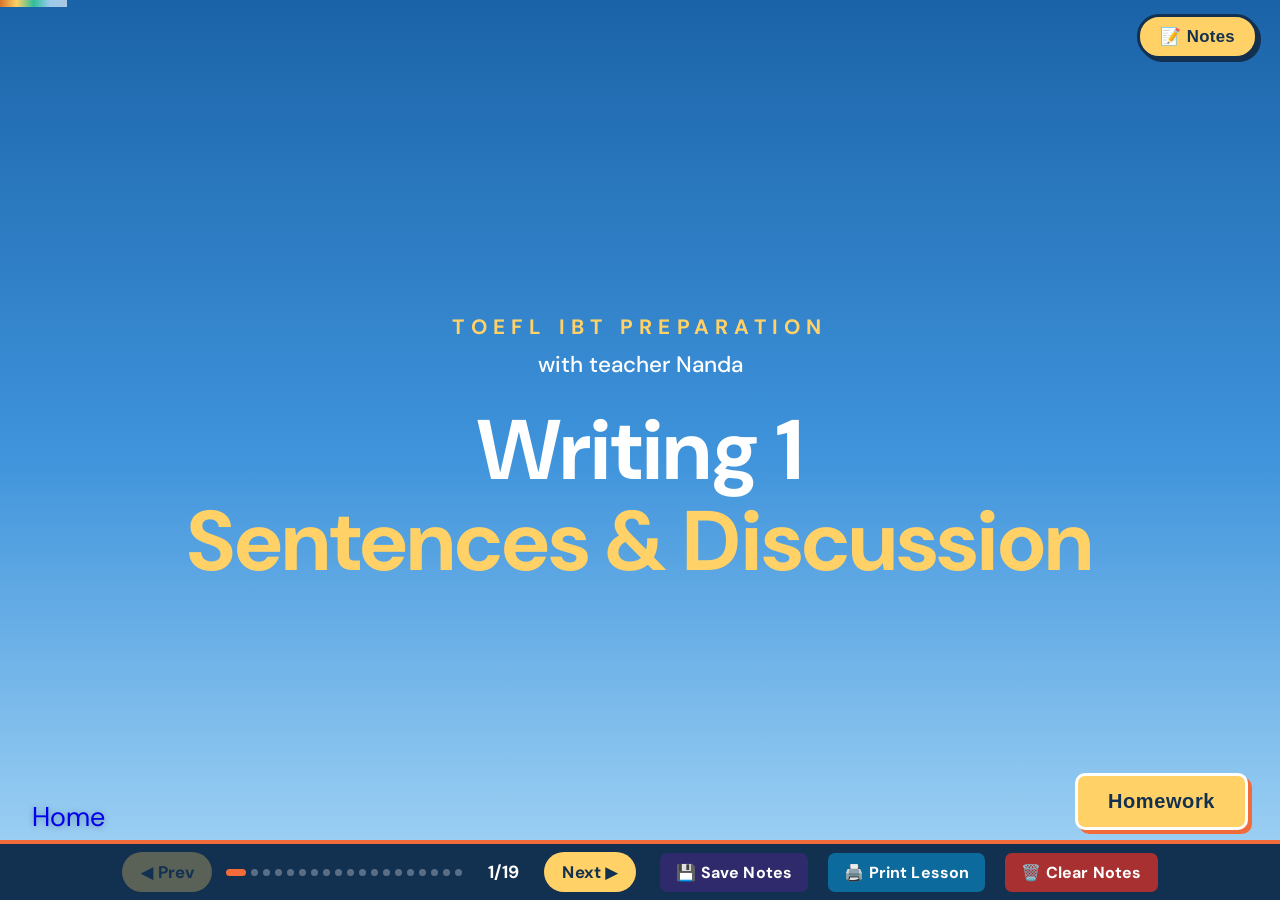
<file: _Archive/TOEFL-2-Writing/index.html>
<!DOCTYPE html>
<html lang="en">
<head>
<meta charset="UTF-8">
<meta name="viewport" content="width=device-width, initial-scale=1.0">
<title>Writing 1: Build a Sentence + Academic Discussion</title>
<link rel="preconnect" href="https://fonts.googleapis.com">
<link href="https://fonts.googleapis.com/css2?family=Fredoka:wght@500;600;700&family=DM+Sans:wght@400;500;700;800&display=swap" rel="stylesheet">
<style>

  * { box-sizing: border-box; }
  body { margin:0; font-family:'Segoe UI', system-ui, sans-serif; background:#0A0A0A; }
  #deck { position:relative; width:100%; height:100vh; overflow:hidden; }
  .slide {
    position:absolute; inset:0; opacity:0; pointer-events:none;
    transition:opacity .35s ease; overflow-y:auto; min-height:100vh;
    display:flex; flex-direction:column; background:#fff;
  }
  .slide.active { opacity:1; pointer-events:auto; }

  /* ===== COVER / HW COVER ===== */
  #s1, #hw-cover {
    background: linear-gradient(135deg, #091117 0%, #12293b 30%, #1c4567 55%, #235986 75%, #2678bc 100%);
    align-items:center; justify-content:center;
  }
  .title-inner { position:relative; width:100%; height:100%; display:flex; flex-direction:column; align-items:center; justify-content:center; padding:40px; }
  .title-label { text-transform:uppercase; letter-spacing:.18em; font-size:1.1rem; font-weight:500; color:rgba(255,255,255,.65); margin-bottom:10px; }
  .title-sub { font-size:1.15rem; font-weight:400; color:rgba(255,255,255,.75); margin-bottom:26px; }
  .title-main { font-size:3.4rem; font-weight:900; color:#fff; line-height:1.1; text-align:center; max-width:900px; }
  .title-accent { color:#FF6B35; text-shadow:0 0 28px rgba(255,107,53,.5); }
  .hw-badge { background:rgba(255,255,255,.1); border-radius:8px; padding:7px 22px; font-size:1rem; letter-spacing:.15em; color:rgba(255,255,255,.85); text-transform:uppercase; font-weight:600; margin-bottom:32px; }

  /* ===== BANNERS ===== */
  .banner { width:100%; padding:13px 28px; font-size:1.1rem; font-weight:700; letter-spacing:.03em; display:flex; align-items:center; gap:10px; flex-shrink:0; color:#fff; }
  .banner-leadin    { background:#0b73c8; }
  .banner-listening { background:#0E7A8A; }
  .banner-speaking  { background:#D9742B; }
  .banner-grammar   { background:#294c68; }
  .banner-pron      { background:#2569a1; }
  .banner-reading   { background:#2A6B42; }
  .banner-vocab     { background:#1E7A5F; }
  .banner-video     { background:#A83232; }
  .banner-review    { background:#2E2A6B; }
  .banner-hw        { background:#1C2B3A; }

  .slide-main { flex:1; overflow-y:auto; width:100%; display:flex; flex-direction:column; padding-bottom:60px; }
  .content { padding:24px 48px 20px; flex:1; }
  h2 { font-size:1.85rem; font-weight:800; color:#1C2B3A; margin:0 0 14px; }
  .instruction { font-size:1.08rem; font-weight:700; color:#1C2B3A; margin:0 0 18px; }
  .inst-light { font-size:1.05rem; font-weight:400; color:#1C2B3A; margin:0 0 18px; line-height:1.7; }
  .discuss-label { font-size:1.08rem; font-weight:700; color:#1C2B3A; margin:0 0 14px; line-height:1.7; }
  .section-subhead { font-size:1.3rem; font-weight:800; color:#294c68; margin:24px 0 10px; }
  .discuss-list { margin:0 0 18px; padding-left:22px; line-height:1.9; font-size:1.06rem; color:#1C2B3A; }
  .discuss-list li { margin-bottom:10px; }
  .discuss-box { background:#F4F8FA; border-left:6px solid #0E7A8A; border-radius:12px; padding:16px 20px 4px; margin-top:20px; }
  .discuss-box .discuss-label { margin-bottom:10px; line-height:1.7; }
  .discuss-box .discuss-list { margin-bottom:12px; }

  /* ===== CARDS / EXERCISE CONTAINERS ===== */
  .card { background:#F4F8FA; border-radius:12px; padding:1.5rem; box-shadow:0 2px 8px rgba(0,0,0,.06); margin-bottom:20px; }
  .book-placeholder { border:2px dashed #C9A227; background:#FBF6E8; border-radius:12px; padding:32px 24px; text-align:center; color:#235075; font-weight:600; margin-bottom:20px; }
  .book-placeholder .bp-icon { font-size:2.2rem; display:block; margin-bottom:8px; }
  .book-placeholder .bp-note { font-weight:400; font-size:1.05rem; color:#9A7A2E; margin-top:6px; }
  .lead-img-wrap { text-align:center; margin-bottom:20px; }
  .lead-img { width:100%; max-height:280px; object-fit:cover; border-radius:14px; box-shadow:0 4px 16px rgba(0,0,0,.15); }
  .lead-img-caption { font-size:1.08rem; font-style:italic; font-weight:700; color:#235986; margin:12px 0 0; }

  .ex-row { font-size:1.06rem; line-height:1.7; margin-bottom:10px; color:#1C2B3A; }
  .ans-input { border:none; border-bottom:2px solid #294c68; background:transparent; font-size:1.05rem; font-weight:700; width:160px; padding:2px 4px; text-align:left; font-family:inherit; color:#1C2B3A; }
  .ans-input.small { width:120px; }
  .ans-input.wide { width:100%; margin-top:6px; }
  .ans-input.half { width:50%; margin-top:6px; }
  textarea.ans-input { display:block; min-height:70px; resize:vertical; text-align:left; }
  .ans-input:focus { outline:none; border-bottom-color:#D9742B; }
  .ans-input.correct { color:#1A7A4A; border-bottom-color:#1A7A4A; }
  .ans-input.wrong { color:#C4614A; border-bottom-color:#C4614A; }
  .ans-input.empty-warn { color:#C98A1E; border-bottom-color:#C98A1E; }

  .two-col { columns:2; column-gap:40px; }
  .two-col .ex-row { break-inside:avoid; }
  .fixed-two-col { display:grid; grid-template-columns:1fr 1fr; gap:0 40px; align-items:start; }
  .fixed-three-col { display:grid; grid-template-columns:1fr 1fr 1fr; gap:0 28px; align-items:start; }

  .btn-row { display:flex; gap:12px; justify-content:center; margin-top:22px; flex-wrap:wrap; }
  .btn-check { background:#294c68; color:#fff; border:none; border-radius:8px; padding:11px 26px; font-size:.95rem; font-weight:700; cursor:pointer; font-family:inherit; }
  .btn-reset { background:#e8e8ec; color:#333; border:none; border-radius:8px; padding:11px 26px; font-size:.95rem; font-weight:700; cursor:pointer; font-family:inherit; }
  .btn-suggest { background:#1B6E96; color:#fff; border:none; border-radius:8px; padding:11px 26px; font-size:.95rem; font-weight:700; cursor:pointer; font-family:inherit; }

  .suggest-box { display:none; background:#EAF4F6; border-left:4px solid #1B6E96; border-radius:8px; padding:16px 20px; margin-top:16px; font-size:1.05rem; line-height:1.7; color:#1C2B3A; }
  .suggest-box.show { display:block; }
  .suggest-box li { margin-bottom:6px; }

  /* circle MC */
  .circ-num { display:inline-flex; align-items:center; justify-content:center; width:24px; height:24px; border-radius:6px; font-weight:800; background:#eee; color:#294c68; margin-right:8px; font-size:.9rem; }
  .circ-opt { border:1.5px solid #ccc; border-radius:14px; padding:4px 14px; margin:2px 4px; background:#fff; cursor:pointer; font-family:inherit; font-size:1.05rem; color:#1C2B3A; }
  .circ-opt.picked { border-color:#294c68; background:#deedfa; font-weight:700; }
  .circ-opt.correct { border-color:#1A7A4A; background:#E3F5EA; color:#1A7A4A; font-weight:800; }
  .circ-opt.wrong { border-color:#C4614A; background:#deedfa; color:#C4614A; font-weight:800; }
  .example-badge { background:#2E7D32;color:#fff;display:inline-flex;align-items:center;justify-content:center;width:24px;height:24px;border-radius:6px;font-weight:800; margin-right:8px; font-size:.9rem; }

  /* classify */
  .classify-bank { display:flex; flex-wrap:wrap; gap:8px; margin-bottom:20px; }
  .classify-chip { border:1.5px solid #294c68; color:#294c68; border-radius:20px; padding:6px 16px; cursor:pointer; font-weight:700; font-size:1.05rem; background:#fff; font-family:inherit; }
  .classify-chip.selected { background:#294c68; color:#fff; }
  .classify-chip.used { opacity:.35; cursor:default; border-style:dashed; }
  .classify-cols { display:grid; grid-template-columns:repeat(2,1fr); gap:14px; }
  .classify-col { background:#fff; border:2px solid #ddd; border-radius:10px; padding:14px; min-height:70px; cursor:pointer; }
  .classify-col h4 { margin:0 0 8px; font-size:1.1rem; color:#294c68; }
  .classify-col .placed { display:inline-block; background:#deedfa; border-radius:14px; padding:3px 10px; margin:3px; font-size:1.05rem; font-weight:700; }
  .classify-col .placed.correct { background:#E3F5EA; color:#1A7A4A; }
  .classify-col .placed.wrong { background:#deedfa; color:#C4614A; }

  /* match colour pair */
  .match-wrap { display:grid; grid-template-columns:1fr 1fr; gap:40px; background:#F8FAFB; border-radius:14px; padding:1.3rem 1.4rem; }
  .match-col-head { font-weight:800; font-size:1.05rem; letter-spacing:.02em; margin-bottom:12px; padding-bottom:8px; border-bottom:2px solid #E0E6EC; }
  .match-col-head.mc-left { color:#294c68; }
  .match-col-head.mc-right { color:#2569a1; }
  .match-item { padding:11px 14px; border-radius:8px; border:1.5px solid #ddd; margin-bottom:10px; cursor:pointer; font-size:1.05rem; color:#1C2B3A; user-select:none; position:relative; transition:border-color .15s, box-shadow .15s, transform .15s; background:#fff; box-shadow:0 1px 3px rgba(0,0,0,.06); display:flex; align-items:flex-start; }
  .match-item:not(.example-pair):hover { box-shadow:0 3px 10px rgba(0,0,0,.14); transform:translateY(-1px); }
  .match-item.example-pair { cursor:default; background:#EAF6EE !important; border-color:#2E7D32 !important; }
  .match-item.c0 { border-color:#7B2D8E; border-width:3px; background:#F3E6F7; box-shadow:0 0 0 2px rgba(123,45,142,.25); }
  .match-item.c1 { border-color:#3682c1; border-width:3px; background:#e1effa; box-shadow:0 0 0 2px rgba(201,130,46,.25); }
  .match-item.c2 { border-color:#2A5A9E; border-width:3px; background:#E3EBFA; box-shadow:0 0 0 2px rgba(42,90,158,.25); }
  .match-item.c3 { border-color:#0E7A8A; border-width:3px; background:#E3F2F4; box-shadow:0 0 0 2px rgba(14,122,138,.25); }
  .match-item.c4 { border-color:#D9742B; border-width:3px; background:#F8E6EE; box-shadow:0 0 0 2px rgba(178,58,107,.25); }
  .match-item.c5 { border-color:#8C7A1E; border-width:3px; background:#F5F1DD; box-shadow:0 0 0 2px rgba(140,122,30,.25); }
  .match-item.c6 { border-color:#4A5A8C; border-width:3px; background:#E6E9F5; box-shadow:0 0 0 2px rgba(74,90,140,.25); }
  .match-item.c7 { border-color:#3E8C5E; border-width:3px; background:#E6F5EC; box-shadow:0 0 0 2px rgba(62,140,94,.25); }
  .match-item.picking { border-color:#294c68; border-width:3px; border-style:dashed; box-shadow:0 0 0 2px rgba(90,46,140,.2); }
  .match-item.correctpair { outline:3px solid #1A7A4A; background:#1A7A4A !important; color:#fff; }
  .match-item.wrongpair { outline:3px solid #C4614A; background:#C4614A !important; color:#fff; }

  /* word bank tiles */
  .wb-bank { display:flex; flex-wrap:wrap; gap:8px; margin-bottom:18px; }
  .wb-bank.book-style { border-top:3px double #333; border-bottom:1px solid #ccc; padding:12px 4px; }
  .wb-tile { border:1.5px solid #2569a1; color:#2569a1; background:#fff; border-radius:18px; padding:6px 16px; cursor:pointer; font-weight:700; font-family:inherit; font-size:1.05rem; }
  .wb-tile.used { opacity:.35; border-style:dashed; cursor:default; }
  .wb-tile.selected { background:#2569a1; color:#fff; }
  .wb-tile.example-used { opacity:.5; border-style:dashed; cursor:default; text-decoration:line-through; }
  .wb-blank { display:inline-block; min-width:90px; border-bottom:2px solid #2569a1; padding:2px 8px; margin:0 3px; cursor:pointer; font-weight:700; color:#2569a1; text-align:center; }
  .wb-blank.filled { border-style:solid; }
  .wb-blank.correct { color:#1A7A4A; border-color:#1A7A4A; }
  .wb-blank.wrong { color:#C4614A; border-color:#C4614A; }

  /* audio / video placeholders */
  .audio-box { background:#f0f4f8; border-radius:999px; padding:10px 18px; display:flex; align-items:center; gap:14px; margin-bottom:18px; }
  .audio-box audio { width:100%; }
  .speaker-grid { display:grid; grid-template-columns:repeat(4,1fr); gap:16px; margin-bottom:22px; }
  .speaker-card { background:#F4F8FA; border-radius:14px; padding:12px; }
  .speaker-card img { width:100%; height:120px; object-fit:cover; border-radius:10px; display:block; }
  .speaker-card .sp-name { font-size:1.05rem; font-weight:800; color:#1C2B3A; margin:10px 0 8px; text-align:center; }
  .speaker-card .audio-box { margin-bottom:0; padding:6px 10px; }
  .who-table { border:1px solid #E2E8E2; border-radius:12px; overflow:hidden; }
  .who-row { display:grid; grid-template-columns:1fr repeat(4,86px); align-items:center; gap:8px; padding:9px 14px; border-bottom:1px solid #E2E8E2; font-size:1.06rem; line-height:1.5; color:#1C2B3A; }
  .who-row:last-child { border-bottom:none; }
  .who-row.who-head { background:#F4F8FA; font-weight:800; }
  .who-row.who-head span { text-align:center; }
  .who-row.who-head span:first-child { text-align:left; }
  .who-row .circ-opt { width:100%; margin:0; text-align:center; padding:4px 0; }
  .video-box { background:#1C2B3A; border-radius:14px; padding:16px 20px; margin-bottom:18px; }
  .video-box video { width:100%; border-radius:8px; display:block; }
  .video-box p { color:#fff; font-size:1.05rem; margin:0 0 10px; font-weight:700; letter-spacing:.02em; }
  .glossary-note { font-size:1.05rem; color:#666; font-style:italic; margin-top:10px; }
  .glossary-box { background:#F4F8FA; border-radius:10px; padding:14px 18px; margin-bottom:16px; }
  .glossary-box h4 { margin:0 0 8px; font-size:1rem; color:#294c68; }
  .glossary-box p { margin:0 0 6px; font-size:1.05rem; line-height:1.7; color:#1C2B3A; }
  .glossary-box b { color:#1C2B3A; }

  /* answer key toggle */
  .akey-box { display:none; background:#F3EEF7; border-left:4px solid #294c68; border-radius:8px; padding:16px 20px; margin-top:16px; font-size:1.05rem; line-height:1.7; color:#1C2B3A; }
  .akey-box.show { display:block; }
  .akey-box li { margin-bottom:8px; }
  .btn-akey { background:#294c68; color:#fff; border:none; border-radius:8px; padding:11px 26px; font-size:.95rem; font-weight:700; cursor:pointer; font-family:inherit; }

  /* grammar theory / form reference */
  .gram-box { background:#F4F8FA; border-radius:12px; padding:18px 22px; margin-bottom:16px; border-left:6px solid #294c68; }
  .gram-box h3 { margin:0 0 8px; font-size:1.1rem; color:#294c68; }
  .gram-box p { font-size:1.06rem; line-height:1.7; color:#1C2B3A; margin:0 0 8px; }
  .gram-box .hl { font-weight:800; color:#294c68; }
  .gram-box ul { margin:6px 0 0; padding-left:20px; font-size:1.05rem; line-height:1.8; color:#1C2B3A; }
  .gram-note { background:#FDF3D6; border-left:4px solid #C9A227; border-radius:8px; padding:14px 18px; font-size:1.05rem; color:#235075; margin-top:6px; line-height:1.7; }
  .gram-mistake { background:#FDEBEA; border-left:4px solid #C4614A; border-radius:8px; padding:14px 18px; font-size:1.05rem; color:#235075; margin-top:10px; line-height:1.7; }
  .gram-mistake s { color:#922B21; }
  .ex-example-centered { text-align:center; font-size:1.06rem; font-style:italic; color:#1A5030; background:#EAF6EE; border-radius:10px; padding:14px 24px; margin:0 0 22px; font-weight:600; line-height:1.7; }
  .ex-example-centered .ex-tag { display:block; font-style:normal; font-weight:800; letter-spacing:.06em; font-size:.78rem; text-transform:uppercase; color:#2F7A52; margin-bottom:6px; }

  /* CCQ box */
  .gx-two { display:grid; grid-template-columns:3fr 2fr; gap:20px; align-items:start; }
  .gx-board { background:#F4F8FA; border-radius:10px; padding:14px 18px; }
  .gx-board h4, .gx-h { margin:0 0 10px; color:#294c68; font-size:1.1rem; }
  .gx-board .ex-row { margin-bottom:8px; line-height:1.6; }
  mark.gx-if { background:#E7EAF7; color:#3B4C99; font-weight:800; padding:1px 6px; border-radius:5px; }
  mark.gx-main { background:#dbeefd; color:#085492; font-weight:800; padding:1px 6px; border-radius:5px; }
  .ccq-box { background:#F4F8FA; border-radius:10px; padding:14px 18px; margin:14px 0; }
  .ccq-label { font-weight:700; color:#294c68; margin-bottom:8px; font-size:1.05rem; }
  .ccq-list { list-style:none; margin:0; padding:0; display:flex; flex-direction:column; gap:8px; }
  .ccq-list li { font-size:1.05rem; color:#1C2B3A; line-height:1.7; }
  .ccq-list em { color:#294c68; font-weight:700; font-style:normal; }
  .ccq-reveal-btn { background:#294c68; color:#fff; border:none; border-radius:20px; padding:4px 14px; font-size:1.05rem; font-weight:700; cursor:pointer; margin-right:10px; }
  .ccq-reveal-btn:hover { background:#7A45B5; }
  .ccq-answer { display:none; color:#1A5030; font-weight:600; }
  .ccq-answer.show { display:inline; }

  /* speaking interview cards */
  /* ---- Risk Bingo ---- */
  .bingo-layout { display:grid; grid-template-columns:auto 1fr; gap:26px; align-items:start; }
  .bingo-card { display:grid; grid-template-columns:repeat(4,72px); gap:8px; }
  .bingo-cell { height:72px; border-radius:12px; border:2px solid #D9742B; background:#fff; color:#D9742B; font-family:inherit; font-size:1.6rem; font-weight:800; cursor:default; display:flex; align-items:center; justify-content:center; transition:background .25s, color .25s, transform .25s; }
  .bingo-cell.marked { background:#D9742B; color:#fff; transform:scale(.94); }
  .bingo-cell.inline { box-shadow:0 0 0 4px #F2C14E; }
  .bingo-ball { width:120px; height:120px; border-radius:50%; background:#D9742B; color:#fff; font-size:3rem; font-weight:800; display:flex; align-items:center; justify-content:center; margin:0 auto 16px; box-shadow:0 6px 18px rgba(178,58,107,.35); }
  .bingo-ball.empty { background:#F0E4EA; color:#D9742B; }
  .bingo-prompt { background:#F8F0F4; border-left:6px solid #D9742B; border-radius:12px; padding:18px 22px; min-height:150px; }
  .bingo-area { font-size:1.05rem; font-weight:800; color:#D9742B; margin:0 0 8px; text-transform:uppercase; letter-spacing:.04em; }
  .bingo-q { font-size:1.15rem; line-height:1.6; color:#1C2B3A; margin:0; }
  .bingo-status { text-align:center; font-size:1.05rem; font-weight:700; color:#1C2B3A; margin-top:14px; min-height:1.6em; }
  .bingo-status.win { color:#D9742B; font-size:1.25rem; }

  /* image placeholder */
  .img-placeholder { background:linear-gradient(135deg,#e1effa,#c3ddf2); border-radius:10px; display:flex; flex-direction:column; align-items:center; justify-content:center; color:#235986; font-size:.95rem; font-weight:600; border:2px dashed #71a7d4; margin:8px 0; padding:24px; text-align:center; min-height:120px; }
  .img-placeholder .ip-icon { font-size:1.8rem; margin-bottom:6px; }
  .photo-grid { display:grid; grid-template-columns:repeat(2,1fr); gap:14px; margin-bottom:16px; }
  .photo-item { position:relative; }
  .photo-item .img-placeholder { min-height:140px; margin:0; }
  .photo-num { position:absolute; top:8px; left:8px; background:#1C2B3A; color:#fff; width:26px; height:26px; border-radius:50%; display:flex; align-items:center; justify-content:center; font-weight:800; font-size:.9rem; }
  .photo-label { margin-top:6px; }
  .photo-label .wb-blank { display:block; width:100%; text-align:center; }

  /* article */
  .article-box { background:#FAFAF8; border-radius:12px; padding:20px 24px; margin-bottom:16px; border:1px solid #eee; }
  .article-box h3 { font-size:1.3rem; font-weight:900; color:#1C2B3A; margin:0 0 4px; line-height:1.3; }
  .article-box h3 .hl { background:#A83232; color:#fff; padding:2px 8px; border-radius:4px; }
  .article-box p { font-size:1.05rem; line-height:1.75; color:#1C2B3A; margin:0 0 14px; }
  .article-box p:last-child { margin-bottom:0; }

  /* checkbox tick list */
  .tick-list { display:flex; flex-direction:column; gap:8px; margin:10px 0 18px; }
  .tick-item { display:flex; align-items:center; gap:12px; padding:9px 14px; border:1.5px solid #ddd; border-radius:8px; cursor:pointer; font-size:1.05rem; color:#1C2B3A; background:#fff; transition:all .15s; }
  .tick-item:hover { border-color:#2A6B42; }
  .tick-box { width:22px; height:22px; border:2px solid #999; border-radius:5px; flex-shrink:0; display:flex; align-items:center; justify-content:center; font-size:.85rem; color:#fff; font-weight:800; }
  .tick-item.picked { border-color:#2A6B42; background:#EAF6EE; }
  .tick-item.picked .tick-box { background:#2A6B42; border-color:#2A6B42; }
  .tick-item.correct { border-color:#1A7A4A; background:#E3F5EA; }
  .tick-item.correct .tick-box { background:#1A7A4A; border-color:#1A7A4A; }
  .tick-item.wrong { border-color:#C4614A; background:#deedfa; }
  .tick-item.wrong .tick-box { background:#C4614A; border-color:#C4614A; }
  .tick-item.missed { border-color:#C98A1E; background:#FDF3D6; }

  /* dice */
  .dice-box { text-align:center; background:#F4F8FA; border-radius:14px; padding:30px; }
  .die-face { font-size:3.5rem; margin-bottom:16px; }
  .dice-prompt { font-size:1.15rem; font-weight:700; color:#1C2B3A; margin-top:16px; min-height:30px; }
  .book-hl { background:#D9D9D9; padding:1px 5px; border-radius:3px; }

  /* review */
  .review-grid { display:grid; grid-template-columns:1fr 1fr; gap:14px; margin:10px 0; }

  /* score scale (Listening 1a) */
  .score-card { background:#F4F8FA; border-radius:12px; padding:18px 22px; margin-bottom:16px; }
  .env-row { display:grid; grid-template-columns:1fr auto; align-items:center; gap:16px; padding:9px 0; border-bottom:1px solid #e2e8e2; font-size:1.05rem; color:#1C2B3A; }
  .env-row:last-child { border-bottom:none; }
  .env-row .env-label { min-width:0; }
  .env-scale { display:flex; gap:6px; }
  .scale-head { display:grid; grid-template-columns:1fr auto; gap:16px; align-items:end; padding-bottom:8px; }
  .scale-head .scale-anchors { display:flex; gap:6px; }
  .scale-head .scale-anchors span { width:32px; text-align:center; font-size:.7rem; line-height:1.2; color:#5A6B7A; font-style:italic; }
  .env-pill { width:32px; height:32px; border-radius:50%; border:1.5px solid #0E7A8A; color:#0E7A8A; background:#fff; cursor:pointer; font-weight:700; font-size:.95rem; display:flex; align-items:center; justify-content:center; font-family:inherit; }
  .env-pill.picked { background:#0E7A8A; color:#fff; }

  /* ===== NAV / NOTES / HOME ===== */
  #notesBtn { position:fixed; top:14px; right:22px; z-index:1000; background:rgba(10,40,54,.88); color:#fff; border:none; padding:9px 20px; border-radius:22px; cursor:pointer; font-size:.92rem; font-weight:600; letter-spacing:.02em; transition:background .2s; backdrop-filter:blur(4px); }
  #notesBtn:hover { background:rgba(10,40,54,1); }
  #notesDragHandle { cursor: move; user-select: none; padding: 2px 8px; margin-right: 4px; opacity: .55; font-size: .95rem; border-radius: 4px; display: inline-block; }
  #notesDragHandle:hover { opacity: 1; background: rgba(255,255,255,.15); }
  #notesPanel.dragging { transition: none !important; }
  #homeBtn { position:fixed; top:14px; left:50%; transform:translateX(-50%); z-index:1000; display:none; background:rgba(10,40,54,.88); color:#fff; border:none; width:38px; height:38px; border-radius:50%; cursor:pointer; font-size:1.1rem; align-items:center; justify-content:center; transition:background .2s; backdrop-filter:blur(4px); }
  #homeBtn:hover { background:rgba(20,96,122,.95); }
  #notesPanel { position:fixed; top:54px; right:22px; z-index:999; width:360px; max-height:0; overflow:hidden; transition:max-height .35s ease, opacity .25s ease; opacity:0; border-radius:14px; }
  #notesPanel.open { max-height:320px; opacity:1; }
  #notesPanel.cover { left:50%; right:auto; top:56px; transform:translateX(-50%); width:min(760px,94vw); max-height:calc(100vh - 110px) !important; display:flex; flex-direction:column; }
  #notesPanel.cover #notesTA { min-height:calc(100vh - 210px) !important; max-height:calc(100vh - 210px) !important; overflow-y:auto; }
  #notesToolbar { display:flex; gap:5px; padding:6px 10px; background:rgba(10,40,54,.7); border-radius:10px 10px 0 0; align-items:center; flex-wrap:wrap; }
  #notesToolbar button { background:rgba(255,255,255,.12); border:none; border-radius:5px; color:#fff; font-size:.85rem; padding:3px 9px; cursor:pointer; font-family:inherit; transition:background .15s; }
  #notesToolbar button:hover { background:rgba(255,255,255,.25); }
  #notesTA { width:100%; min-height:220px; max-height:260px; padding:14px; border:none; border-radius:0 0 14px 14px; outline:none; font-size:1rem; line-height:1.55; background:rgba(10,40,54,.92); color:#fff; font-family:inherit; backdrop-filter:blur(6px); box-sizing:border-box; overflow-y:auto; }
  #notesTA:empty::before { content:attr(data-placeholder); color:rgba(255,255,255,.4); pointer-events:none; }
  #notesTA [style*="background-color"] { color:#1a1a1a !important; }
  #nav { position:fixed; bottom:0; left:0; right:0; height:52px; background:rgba(10,40,54,.96); z-index:500; display:flex; align-items:center; justify-content:center; gap:14px; }
  #nav button { background:rgba(255,255,255,.12); color:#fff; border:none; border-radius:7px; padding:7px 16px; font-size:.95rem; cursor:pointer; font-family:inherit; }
  #nav button:disabled { opacity:.35; cursor:default; }
  #dots { display:flex; gap:5px; flex-wrap:wrap; max-width:360px; justify-content:center; }
  .dot { width:7px; height:7px; border-radius:50%; background:rgba(255,255,255,.3); cursor:pointer; }
  .dot.active { background:#FF6B35; }
  #counter { color:#fff; font-size:.9rem; min-width:54px; text-align:center; }

  /* print */
  .slide-notes-print { display:none; }
  .lesson-link-print { display:none; }
  @media print {
    @page { margin:1.2cm; }
    * { -webkit-print-color-adjust:exact !important; print-color-adjust:exact !important; }
    html, body { height:auto !important; overflow:visible !important; background:#fff !important; display:block !important; }
    #deck { overflow:visible !important; height:auto !important; display:block !important; position:static !important; }
    #notesBtn, #notesPanel, #nav, #homeBtn { display:none !important; }
    body.print-all .slide { display:flex !important; flex-direction:column !important; position:relative !important; inset:auto !important; opacity:1 !important; padding:16px 24px !important; page-break-after:always; break-after:page; min-height:0 !important; height:auto !important; }
    .slide * { flex:none !important; height:auto !important; min-height:0 !important; max-height:none !important; }
    .slide-main, .content { overflow:visible !important; }
    img, video { max-height:240px !important; width:auto !important; max-width:100% !important; object-fit:contain !important; }
    body.print-all .slide::before { content:"TOEFL Lesson 2 \2014  Writing"; display:block !important; font-size:10px; color:#999; font-family:'Segoe UI', Arial, sans-serif; padding-bottom:5px; border-bottom:1px solid #ddd; margin-bottom:8px; }
    body.print-all #s1::before { display:none !important; }
    .lesson-link-print { display:block !important; padding:28px 32px; margin-bottom:20px; background:linear-gradient(135deg, #091117 0%, #12293b 30%, #1c4567 55%, #235986 75%, #2678bc 100%); border-radius:12px; text-align:center; font-family:'Segoe UI', Arial, sans-serif; }
    .lesson-link-print .lp-title { display:block; font-size:30px; font-weight:900; color:#fff; margin-bottom:10px; letter-spacing:.01em; line-height:1.2; }
    .lesson-link-print .lp-sub { display:block; font-size:20px; color:rgba(255,255,255,.88); font-weight:500; }
    .lesson-link-print a { color:#FF6B35; font-weight:800; text-decoration:underline; font-size:20px; }
    .slide-notes-print { display:block !important; margin-top:12px; padding:10px 14px; border-top:2px solid #0E5A8A; background:#E3F2FD; border-radius:6px; font-size:12px; line-height:1.6; color:#1A1A2E; }
    .slide-notes-print-label { font-size:10px; font-weight:800; color:#0E5A8A; text-transform:uppercase; letter-spacing:1px; margin-bottom:4px; display:block; }
    .card-body, .card-body * { color:#1a1a1a !important; }
  }



  /* =====================================================================
     Empower design layer
     Café / cup / menu-board look.
     Palette: navy #1a2b38 · coral #D9742B · sky #9fcaee · mint #2FBF9B · lemon #FFD166 · lilac #a9c7e0
     ===================================================================== */
  :root { --navy:#12304F; --coral:#F26B3A; --sky:#9AD1F5; --mint:#2FBF9B; --lemon:#FFD166; --lilac:#BFD9F2; --paper:#FFFFFF; --mist:#EAF5FF; }
  body { font-family:'DM Sans','Segoe UI',system-ui,sans-serif; background:var(--navy); }
  .slide { background:#FFFFFF; }
  .slide-main { padding-bottom:70px; margin-top:6px; }

  /* ---------- progress bar: row of chat dots ---------- */
  #progBar { position:fixed; top:0; left:0; height:7px; width:0; z-index:1200; transition:width .45s ease; pointer-events:none;
    background:linear-gradient(90deg,#D9742B,#FFD166,#2FBF9B,#9fcaee,#a9c7e0); }

  /* ---------- covers ---------- */
  #s1, #hw-cover { background:radial-gradient(circle at 25% 20%, #294c68 0%, #1a2b38 60%, #0b151e 100%); }
  .title-label { color:var(--lemon); font-weight:800; letter-spacing:.3em; }
  .title-sub { color:rgba(255,255,255,.82); }
  .title-main { font-family:'Fredoka','Segoe UI',sans-serif; font-weight:600; color:#fff; line-height:1.08; max-width:1100px; font-size:clamp(3rem,6.6vw,5.8rem); position:relative; z-index:3; }
  .title-accent { color:var(--coral); text-shadow:none; }
  .hw-badge, #hw-cover .title-inner > div:first-child { background:var(--lemon); color:var(--navy) !important; font-weight:800; border-radius:999px; }
  #s1 button[onclick^="goToId"] { background:var(--lemon) !important; color:var(--navy) !important; border:3px solid #fff !important; box-shadow:4px 4px 0 var(--coral); font-weight:800 !important; transition:transform .15s, box-shadow .15s; }
  #s1 button[onclick^="goToId"]:hover { transform:translate(-2px,-2px); box-shadow:6px 6px 0 var(--coral); }
  #s1::after, #hw-cover::after { display:none; }
  .cover-bubble { position:absolute; z-index:1; padding:16px 26px; border-radius:26px; font-family:'Fredoka','Segoe UI',sans-serif; font-weight:600; font-size:clamp(1.15rem,2.2vw,1.9rem); color:var(--navy); box-shadow:0 10px 0 rgba(0,0,0,.18); animation:aefFloat 6s ease-in-out infinite; pointer-events:none; }
  .cover-bubble::after { content:""; position:absolute; bottom:-16px; left:30px; border:10px solid transparent; border-top:16px solid var(--tail); border-bottom:0; }
  .cover-bubble.cb1 { top:9%; left:6%; background:var(--lemon); --tail:#FFD166; }
  .cover-bubble.cb2 { top:14%; right:7%; background:var(--sky); --tail:#9fcaee; animation-delay:-2s; }
  .cover-bubble.cb3 { bottom:22%; left:8%; background:var(--mint); --tail:#2FBF9B; animation-delay:-4s; }
  .cover-bubble.cb4 { bottom:26%; right:9%; background:var(--lilac); --tail:#a9c7e0; animation-delay:-1s; }
  .cover-bubble span { color:var(--navy); }
  .cover-bubble.cb2::after, .cover-bubble.cb4::after { left:auto; right:34px; }
  @keyframes aefFloat { 0%,100% { transform:translateY(0) rotate(-1.5deg); } 50% { transform:translateY(-14px) rotate(1.5deg); } }

  /* ---------- banners ---------- */
  .banner { position:relative; font-family:'Fredoka','Segoe UI',sans-serif; font-weight:600; letter-spacing:.04em; font-size:1.15rem; padding:14px 48px; margin-bottom:22px; }
  .banner::after { content:""; position:absolute; left:48px; bottom:-11px; width:150px; height:14px;
    background:radial-gradient(circle,#D9742B 5px,transparent 6px) 0 0/30px 14px repeat-x,
               radial-gradient(circle,#FFD166 5px,transparent 6px) 30px 0/90px 14px repeat-x; opacity:1; }
  .banner-bridge { background:#226194; }
  .banner-leadin { background:#B5382C; }
  .banner-vocab { background:#10675A; }
  .banner-speaking { background:#2569a1; }
  .banner-grammar { background:#5E4B8B; }
  .banner-pron { background:#1a64a1; }
  .banner-listening { background:#1B5E86; }
  .banner-review { background:#1a2b38; }
  .banner-hw { background:#1a2b38; }

  /* ---------- typography ---------- */
  h2 { font-family:'Fredoka','Segoe UI',sans-serif; font-weight:600; color:var(--navy); font-size:2.2rem; line-height:1.15; margin-bottom:12px; }
  h2::after { content:""; display:block; width:90px; height:8px; margin-top:8px; border-radius:8px;
    background:repeating-linear-gradient(90deg,#D9742B 0 18px,#FFD166 18px 36px,#2FBF9B 36px 54px,#9fcaee 54px 72px,#a9c7e0 72px 90px); }
  .instruction { color:var(--navy); border-left:7px solid var(--coral); padding-left:16px; }
  .inst-light { color:#1d3549; }
  .discuss-label, .ex-row, .discuss-list { color:var(--navy); }
  .section-subhead { color:var(--coral); font-family:'Fredoka','Segoe UI',sans-serif; font-weight:600; }

  /* ---------- cards & boxes ---------- */
  .card, .gram-box, .glossary-box, .ccq-box, .discuss-box, .match-wrap, .article-box, .dice-box, .roul-prompt, .nametag, .form-badge, .qa-table-wrap {
    background:#fff; border:3px solid var(--navy); border-radius:20px; box-shadow:6px 6px 0 var(--sky); }
  .gram-box { border-left:14px solid var(--lilac); }
  .gram-box h3, .glossary-box h4, .ccq-label, .gx-h { color:var(--navy); font-family:'Fredoka','Segoe UI',sans-serif; font-weight:600; }
  .gram-box h3, .glossary-box h4 { display:inline-block; background:var(--navy); color:var(--lemon); padding:4px 16px; border-radius:999px; }
  .gram-box .hl { color:var(--navy); background:var(--lemon); padding:0 7px; border-radius:6px; font-weight:800; }
  .gram-note { background:#FFF3C4; border:3px solid var(--navy); border-left-width:10px; color:#3D2F00; border-radius:14px; }
  .gram-mistake { background:#FFE3DF; border:3px solid var(--navy); border-left-width:10px; color:#0c3556; border-radius:14px; }
  .ex-example-centered { background:#E2F8EF; color:#0C5A46; border:3px dashed var(--mint); border-radius:16px; }
  .ex-example-centered .ex-tag { color:#0C5A46; }
  .discuss-box { border-left:14px solid var(--mint); }
  .suggest-box { background:#d8ecfd; border:3px solid var(--navy); border-left-width:10px; border-radius:14px; }
  .akey-box { background:#FFF3C4; border:3px solid var(--navy); border-left-width:10px; border-radius:14px; }
  .book-placeholder, .img-placeholder { background:repeating-linear-gradient(135deg,#e7f4fe 0 18px,#c7e4fc 18px 36px); border:3px dashed var(--navy); color:var(--navy); border-radius:18px; font-size:1.05rem; }
  .img-placeholder .ip-icon { font-size:2rem; }
  .ccq-box { background:#e7f4fe; box-shadow:none; }
  .ccq-reveal-btn { background:var(--navy); color:var(--lemon); font-size:1.05rem; }
  .ccq-reveal-btn:hover { background:#294c68; }
  .ccq-list em { color:#25659a; }
  .ccq-answer { color:#0C5A46; }
  .ccq-list li { color:var(--navy); }

  /* ---------- answer fields ---------- */
  .ans-input { border-bottom:3px solid var(--navy); background:rgba(255,216,77,.30); border-radius:6px 6px 0 0; color:var(--navy); text-align:left; }
  .ans-input:focus { border-bottom-color:var(--coral); background:rgba(255,216,77,.55); }
  .ans-input.correct { color:#1A7A4A; border-bottom-color:#1A7A4A; background:#E3F5EA; }
  .ans-input.wrong { color:#C4614A; border-bottom-color:#C4614A; background:#deedfa; }
  .ans-input.empty-warn { color:#2270b0; border-bottom-color:#E4A03A; background:#d8ecfd; }

  /* ---------- buttons ---------- */
  .btn-check, .btn-reset, .btn-suggest, .btn-akey, .btn-roul { border:3px solid var(--navy); border-radius:999px; box-shadow:4px 4px 0 var(--navy); transition:transform .12s, box-shadow .12s; font-size:1.05rem; cursor:pointer; font-family:inherit; font-weight:800; padding:10px 26px; }
  .btn-check { background:var(--lemon); color:var(--navy); }
  .btn-reset { background:#fff; color:var(--navy); }
  .btn-suggest { background:var(--sky); color:var(--navy); }
  .btn-akey { background:var(--coral); color:var(--navy); }
  .btn-roul { background:var(--mint); color:var(--navy); font-size:1.15rem; padding:12px 30px; }
  .btn-check:hover, .btn-reset:hover, .btn-suggest:hover, .btn-akey:hover, .btn-roul:hover { transform:translate(-2px,-2px); box-shadow:6px 6px 0 var(--navy); }
  .btn-check:active, .btn-reset:active, .btn-suggest:active, .btn-akey:active, .btn-roul:active { transform:translate(2px,2px); box-shadow:1px 1px 0 var(--navy); }

  /* ---------- choices, tiles, ticks ---------- */
  .circ-num { background:var(--navy); color:var(--lemon); }
  .example-badge { background:#2E7D32; color:#fff; }
  .circ-opt { display:inline-block; white-space:nowrap; border:2px solid var(--navy); color:var(--navy); transition:transform .12s, background .12s; }
  .circ-sep { margin:0 2px; color:var(--navy); font-weight:700; }
  .classify-chip, .wb-tile { border:2px solid var(--navy); color:var(--navy); transition:transform .12s, background .12s; }
  .circ-opt:hover, .classify-chip:hover, .wb-tile:hover { background:#FFE98A; transform:translateY(-2px); }
  .circ-opt.picked, .classify-chip.selected, .wb-tile.selected { background:var(--lemon); border-color:var(--navy); color:var(--navy); font-weight:800; }
  .circ-opt.correct { border-color:#1A7A4A; background:#E3F5EA; color:#1A7A4A; }
  .circ-opt.wrong { border-color:#C4614A; background:#deedfa; color:#C4614A; }
  .classify-col { border:3px solid var(--navy); border-radius:16px; }
  .classify-col h4 { color:var(--navy); }
  .classify-col .placed { background:#FFE98A; border:2px solid var(--navy); }
  .classify-col .placed.correct { background:#E3F5EA; color:#1A7A4A; border-color:#1A7A4A; }
  .classify-col .placed.wrong { background:#deedfa; color:#C4614A; border-color:#C4614A; }
  .wb-bank.book-style { border-top:3px double var(--navy); }
  .wb-blank { border-bottom:3px solid var(--navy); color:var(--navy); }
  .wb-blank.correct { color:#1A7A4A; border-color:#1A7A4A; }
  .wb-blank.wrong { color:#C4614A; border-color:#C4614A; }
  .match-col-head.mc-left, .match-col-head.mc-right { color:var(--navy); border-bottom:3px solid var(--coral); }
  .match-wrap { background:#fff; }
  .match-item { border:2px solid var(--navy); border-radius:14px; }
  .match-item.picking { border-color:var(--navy); }
  .match-item.example-pair { background:#E3F5EA !important; }

  /* ---------- audio ---------- */
  .audio-box { background:var(--sky); border:3px solid var(--navy); box-shadow:4px 4px 0 var(--navy); }
  .audio-box.pending { background:repeating-linear-gradient(135deg,#d8ecfd 0 14px,#bbdaf4 14px 28px); border-style:dashed; box-shadow:none; }

  /* ---------- nav chrome ---------- */
  #notesBtn, #homeBtn { background:var(--lemon); color:var(--navy); border:3px solid var(--navy); box-shadow:3px 3px 0 var(--navy); backdrop-filter:none; font-weight:800; }
  #notesBtn:hover, #homeBtn:hover { background:#FFE98A; }
  #nav { background:var(--navy); border-top:4px solid var(--coral); }
  #nav button { font-weight:800; border-radius:999px; transition:transform .12s; }
  #nav button#prevBtn, #nav button#nextBtn { background:var(--lemon); color:var(--navy); }
  #nav button:hover:not(:disabled) { transform:translateY(-2px); }
  #nav button:disabled { opacity:.3; }
  .dot { background:rgba(255,255,255,.3); transition:all .2s; }
  .dot.active { background:var(--coral); width:20px; border-radius:6px; }
  #counter { color:#fff; font-weight:700; }

  /* ---------- NEW COMPONENTS ---------- */
  /* name badge */
  .nametag { max-width:420px; margin:0 auto 18px; overflow:hidden; text-align:center; box-shadow:6px 6px 0 var(--coral); }
  .nametag .nt-top { background:var(--coral); color:#fff; font-family:'Fredoka','Segoe UI',sans-serif; font-weight:600; font-size:1.7rem; letter-spacing:.14em; padding:8px 0 2px; }
  .nametag .nt-mid { background:var(--coral); color:#fff; font-weight:700; font-size:1.05rem; letter-spacing:.1em; padding:0 0 10px; }
  .nametag .nt-name { padding:18px 20px 22px; }
  .nametag input { width:100%; border:none; border-bottom:3px solid var(--navy); font-family:'Fredoka','Segoe UI',sans-serif; font-size:1.7rem; text-align:left; color:var(--navy); background:transparent; padding:2px 4px; }
  .nametag input:focus { outline:none; border-bottom-color:var(--coral); }

  /* party cards */
  .party-grid { display:grid; grid-template-columns:repeat(3,1fr); gap:20px; margin-bottom:10px; }
  .party-card { background:#fff; border:3px solid var(--navy); border-radius:22px; padding:18px 20px 20px; box-shadow:6px 6px 0 var(--lemon); position:relative; }
  .party-card:nth-child(2) { box-shadow:6px 6px 0 var(--mint); }
  .party-card:nth-child(3) { box-shadow:6px 6px 0 var(--lilac); }
  .party-card .pc-icon { font-size:2.2rem; line-height:1; }
  .party-card h4 { font-family:'Fredoka','Segoe UI',sans-serif; font-weight:600; font-size:1.35rem; color:var(--navy); margin:6px 0 8px; }
  .party-card p { font-size:1.08rem; line-height:1.65; color:var(--navy); margin:0 0 10px; }
  .party-card .ans-input { width:100%; }

  /* speech bubbles for model dialogues */
  .chat { display:flex; flex-direction:column; gap:10px; margin:10px 0 16px; }
  .bub { max-width:78%; padding:12px 18px; border-radius:20px; font-size:1.08rem; line-height:1.55; color:var(--navy); border:3px solid var(--navy); position:relative; }
  .bub.a { background:#d8ecfd; align-self:flex-start; border-bottom-left-radius:4px; }
  .bub.b { background:#FFF3C4; align-self:flex-end; border-bottom-right-radius:4px; }
  .bub b.you { color:var(--coral); text-decoration:underline; text-decoration-thickness:3px; }
  .bub .who { display:block; font-size:1.05rem; font-weight:800; opacity:.75; margin-bottom:2px; }

  /* warm-up flip cards */
  .wu-grid { display:grid; grid-template-columns:repeat(3,1fr); gap:20px; margin-bottom:16px; }
  .wu-card { background:#fff; border:3px solid var(--navy); border-radius:22px; padding:18px 18px 16px; box-shadow:6px 6px 0 var(--sky); position:relative; display:flex; flex-direction:column; gap:12px; }
  .wu-card:nth-child(3n+2) { box-shadow:6px 6px 0 var(--coral); }
  .wu-card:nth-child(3n) { box-shadow:6px 6px 0 var(--mint); }
  .wu-ans { background:var(--navy); color:#fff; border-radius:18px 18px 18px 4px; padding:14px 18px; font-size:1.2rem; font-weight:700; line-height:1.4; font-family:'Fredoka','Segoe UI',sans-serif; }
  .wu-q { display:none; background:#FFF3C4; border:3px solid var(--navy); border-radius:14px; padding:10px 14px; font-size:1.08rem; font-weight:700; color:var(--navy); }
  .wu-q.show { display:block; }
  .wu-card .ccq-reveal-btn { align-self:flex-start; margin:0; }
  .quote-card { background:linear-gradient(135deg,#e7f4fe 0%,#d8ecfd 100%); border:3px solid var(--navy); border-left:14px solid var(--coral); border-radius:20px; padding:20px 26px; margin-top:20px; }
  .quote-card .q-text { font-family:'Fredoka','Segoe UI',sans-serif; font-size:1.55rem; font-weight:500; color:var(--navy); margin:0 0 8px; line-height:1.4; }
  .quote-card .q-by { font-size:1.08rem; font-weight:700; color:#346186; margin:0; }

  /* photo strip */
  .photo-strip { display:grid; grid-template-columns:repeat(4,1fr); gap:14px; margin-top:20px; }
  .photo-strip .img-placeholder { margin:0; min-height:120px; padding:14px; font-size:1.05rem; }

  /* verb flip cards */
  .verb-grid { display:grid; grid-template-columns:repeat(3,1fr); gap:16px; }
  .verb-card { background:#fff; border:3px solid var(--navy); border-radius:18px; padding:14px 16px; cursor:pointer; box-shadow:5px 5px 0 var(--lilac); transition:transform .12s, box-shadow .12s; min-height:116px; text-align:left; font-family:inherit; }
  .verb-card:hover { transform:translate(-2px,-2px); box-shadow:7px 7px 0 var(--lilac); }
  .verb-card .vc-verb { display:block; font-family:'Fredoka','Segoe UI',sans-serif; font-weight:600; font-size:1.55rem; color:var(--navy); }
  .verb-card .vc-partner { display:none; font-size:1.12rem; font-weight:700; color:#0C5A46; margin-top:8px; background:#E2F8EF; border-radius:10px; padding:6px 12px; }
  .verb-card.open .vc-partner { display:block; }
  .verb-card.open { box-shadow:5px 5px 0 var(--mint); }
  .verb-card .vc-hint { display:block; font-size:1.05rem; color:#496b87; margin-top:6px; }
  .verb-card.open .vc-hint { display:none; }

  /* roulette */
  .roul-layout { display:grid; grid-template-columns:auto 1fr; gap:26px; align-items:center; margin:18px 0 6px; }
  .roul-ball { width:130px; height:130px; border-radius:50%; background:var(--coral); color:#fff; font-family:'Fredoka','Segoe UI',sans-serif; font-size:3.4rem; font-weight:600; display:flex; align-items:center; justify-content:center; border:4px solid var(--navy); box-shadow:6px 6px 0 var(--navy); }
  .roul-ball.empty { background:#FFE3DF; color:var(--coral); }
  .roul-ball.spin { animation:aefPop .25s linear infinite; }
  .roul-prompt { padding:20px 24px; min-height:120px; display:flex; flex-direction:column; justify-content:center; box-shadow:6px 6px 0 var(--mint); }
  .roul-q { font-family:'Fredoka','Segoe UI',sans-serif; font-size:1.7rem; line-height:1.35; color:var(--navy); margin:0; }
  .roul-sub { font-size:1.05rem; color:#346186; margin:8px 0 0; font-weight:700; }

  /* question-pair cards (freer practice) */
  .pair-grid { display:grid; grid-template-columns:1fr 1fr; gap:16px 24px; }
  .pair-card { background:#fff; border:3px solid var(--navy); border-radius:18px; padding:14px 18px; box-shadow:5px 5px 0 var(--sky); }
  .pair-card.past { box-shadow:5px 5px 0 var(--mint); }
  .pair-card .pc-q1 { font-size:1.12rem; font-weight:800; color:var(--navy); margin:0 0 8px; }
  .pair-card .pc-q1 .tag { display:inline-block; background:var(--navy); color:var(--lemon); font-size:1.05rem; border-radius:999px; padding:1px 12px; margin-right:8px; }
  .pair-card .ccq-reveal-btn { margin:0 0 8px; }
  .pair-card .pc-q2 { display:none; font-size:1.12rem; font-weight:700; color:#0C5A46; background:#E2F8EF; border-radius:10px; padding:8px 12px; }
  .pair-card .pc-q2.show { display:block; }

  /* alphabet */
  .alpha-row { display:flex; flex-wrap:wrap; gap:14px; justify-content:center; margin:6px 0 18px; }
  .alpha-group { background:#fff; border:3px solid var(--navy); border-radius:16px; padding:10px 18px; font-family:'Fredoka','Segoe UI',sans-serif; font-weight:600; font-size:2rem; letter-spacing:.12em; color:var(--navy); box-shadow:4px 4px 0 var(--lemon); }
  .alpha-group:nth-child(4n+2) { box-shadow:4px 4px 0 var(--sky); }
  .alpha-group:nth-child(4n+3) { box-shadow:4px 4px 0 var(--mint); }
  .alpha-group:nth-child(4n) { box-shadow:4px 4px 0 var(--coral); }
  .sound-grid { display:grid; grid-template-columns:repeat(7,1fr); gap:12px; margin-bottom:14px; }
  .sound-cell { background:#fff; border:3px solid var(--navy); border-radius:16px; padding:10px 8px 12px; text-align:center; box-shadow:4px 4px 0 var(--lilac); }
  .sound-cell .sc-pic { font-size:2.4rem; line-height:1.1; }
  .sound-cell .sc-ipa { display:block; font-size:1.3rem; font-weight:800; color:var(--coral); margin:2px 0 6px; }
  .sound-cell .sc-num { display:block; font-size:1.05rem; font-weight:800; color:var(--navy); margin-bottom:6px; }
  .sound-cell .ans-input { width:100%; text-align:left; font-size:1.05rem; }
  .sound-cell .eg-word { display:inline-block; color:#1A7A4A; font-weight:800; background:#E3F5EA; padding:1px 8px; border-radius:6px; font-size:1.05rem; }
  .classify-cols.seven { grid-template-columns:repeat(4,1fr); }
  .classify-col .col-head { display:flex; align-items:center; gap:8px; margin-bottom:8px; font-weight:800; color:var(--navy); font-size:1.05rem; }
  .classify-col .col-head .pic { font-size:1.6rem; }
  .classify-col .col-head .ipa { color:var(--coral); }
  .classify-col .given { display:inline-block; background:#e7f4fe; border:2px solid #93b7d5; border-radius:14px; padding:3px 10px; margin:3px; font-size:1.05rem; font-weight:700; color:var(--navy); }
  .classify-col .given.eg { background:#E3F5EA; border-color:#2E7D32; color:#1A5030; }
  .classify-col .placed.eg { background:#E3F5EA; border:2px solid #2E7D32; color:#1A5030; cursor:default; }

  /* quiz */
  .quiz-two { display:grid; grid-template-columns:1fr 1fr; gap:22px; }
  .quiz-card { background:#fff; border:3px solid var(--navy); border-radius:20px; padding:16px 20px; box-shadow:6px 6px 0 var(--lemon); }
  .quiz-card.b { box-shadow:6px 6px 0 var(--sky); }
  .quiz-card h4 { font-family:'Fredoka','Segoe UI',sans-serif; font-weight:600; font-size:1.35rem; color:var(--navy); margin:0 0 10px; }
  .quiz-q { font-size:1.08rem; line-height:1.55; color:var(--navy); margin:0 0 12px; }
  .quiz-q .ccq-answer { display:none; font-style:italic; }
  .quiz-q .ccq-answer.show { display:block; margin-top:4px; }
  .quiz-q .ccq-reveal-btn { margin:0 8px 0 0; padding:2px 12px; }

  /* student information form */
  .form-badge { max-width:760px; margin:10px auto 6px; overflow:hidden; box-shadow:8px 8px 0 var(--coral); }
  .form-badge .fb-head { background:var(--navy); color:var(--lemon); font-family:'Fredoka','Segoe UI',sans-serif; font-weight:600; font-size:1.4rem; letter-spacing:.12em; padding:10px 22px; }
  .form-badge .fb-body { display:grid; grid-template-columns:1fr 1fr; gap:14px 24px; padding:18px 22px 22px; }
  .form-badge label { display:block; font-size:1.05rem; font-weight:800; letter-spacing:.08em; color:#346186; margin-bottom:4px; text-transform:uppercase; }
  .form-badge input { width:100%; border:none; border-bottom:3px solid var(--navy); background:rgba(255,216,77,.28); font-family:inherit; font-size:1.1rem; font-weight:700; color:var(--navy); padding:4px 6px; text-align:left; }
  .form-badge input:focus { outline:none; border-bottom-color:var(--coral); }
  .form-badge .wide { grid-column:1 / -1; }

  /* lock puzzle */
  .lock-row { display:grid; grid-template-columns:1fr 1fr; gap:18px; margin:10px 0 14px; }
  .lock { background:#fff; border:3px solid var(--navy); border-radius:20px; padding:16px 20px; box-shadow:6px 6px 0 var(--coral); display:flex; gap:14px; align-items:center; transition:box-shadow .25s, background .25s; }
  .lock.unlocked { background:#E3F5EA; box-shadow:6px 6px 0 var(--mint); }
  .lock .lock-icon { font-size:2.4rem; flex-shrink:0; }
  .lock .lock-body { flex:1; min-width:0; }
  .lock .lock-q { font-size:1.08rem; line-height:1.5; color:var(--navy); margin:0 0 8px; font-weight:700; }
  .lock-input { width:100%; border:none; border-bottom:3px solid var(--navy); background:rgba(255,216,77,.28); font-family:inherit; font-size:1.1rem; font-weight:700; color:var(--navy); padding:4px 6px; text-align:left; }
  .lock-input:focus { outline:none; border-bottom-color:var(--coral); }
  #lock-win { display:none; text-align:center; font-family:'Fredoka','Segoe UI',sans-serif; font-size:1.8rem; color:var(--navy); background:var(--lemon); border:3px solid var(--navy); border-radius:20px; padding:16px; box-shadow:6px 6px 0 var(--navy); }
  #lock-win.show { display:block; animation:aefPop .6s ease; }

  /* tables */
  .qa-table-wrap { padding:6px 10px; margin:10px 0 14px; overflow:hidden; box-shadow:5px 5px 0 var(--sky); }
  table.qa { width:100%; border-collapse:collapse; font-size:1.12rem; color:var(--navy); }
  table.qa th { text-align:left; font-family:'Fredoka','Segoe UI',sans-serif; font-weight:600; color:#25659a; padding:8px 12px; border-bottom:3px solid var(--navy); font-size:1.08rem; }
  table.qa td { padding:8px 12px; border-bottom:1px solid #b8d2e7; }
  table.qa tr:last-child td { border-bottom:none; }
  table.qa td.aux { font-weight:800; color:#25659a; }
  table.qa td.base { font-weight:800; }
  .small-script { font-size:1.05rem; line-height:1.7; }
  .small-script p { margin:0 0 10px; }
  .hw-check-box { display:inline-flex; align-items:center; justify-content:center; }
  .row-q { display:flex; flex-wrap:wrap; align-items:baseline; gap:6px 10px; }
  .cue-chip { display:inline-block; background:#e7f4fe; border:2px solid #93b7d5; border-radius:999px; padding:1px 12px; font-size:1.05rem; font-weight:800; color:#346186; }
  .strike-opt { color:#9A98B8; text-decoration:line-through; }
  .ok-chip { background:#fff; border:2px solid #2E7D32; border-radius:14px; padding:3px 14px; color:#1A5030; font-weight:800; }

  /* motion */
  @keyframes aefRise { from { opacity:0; transform:translateY(22px); } to { opacity:1; transform:none; } }
  @keyframes aefPop { 0% { transform:scale(1); } 45% { transform:scale(1.12); } 100% { transform:scale(1); } }
  @keyframes aefShake { 0%,100% { transform:translateX(0); } 25% { transform:translateX(-5px); } 75% { transform:translateX(5px); } }
  .slide.active .content > * { animation:aefRise .55s ease both; }
  .slide.active .content > *:nth-child(2) { animation-delay:.06s; }
  .slide.active .content > *:nth-child(3) { animation-delay:.12s; }
  .slide.active .content > *:nth-child(4) { animation-delay:.18s; }
  .slide.active .content > *:nth-child(5) { animation-delay:.24s; }
  .slide.active .content > *:nth-child(n+6) { animation-delay:.3s; }
  .slide.active .title-inner > * { animation:aefRise .7s ease both; }
  .slide.active .title-inner > *:nth-child(2) { animation-delay:.1s; }
  .slide.active .title-inner > *:nth-child(3) { animation-delay:.2s; }
  .circ-opt.correct, .wb-blank.correct, .classify-col .placed.correct, .match-item.correctpair, .ans-input.correct { animation:aefPop .45s ease; }
  .circ-opt.wrong, .wb-blank.wrong, .classify-col .placed.wrong, .match-item.wrongpair, .ans-input.wrong { animation:aefShake .35s ease; }
  @media (prefers-reduced-motion: reduce) { * { animation:none !important; transition:none !important; } }

  @media (max-width:900px) {
    .party-grid, .wu-grid, .verb-grid { grid-template-columns:1fr; }
    .sound-grid { grid-template-columns:repeat(4,1fr); }
    .classify-cols.seven { grid-template-columns:repeat(2,1fr); }
    .quiz-two, .pair-grid, .lock-row, .photo-strip { grid-template-columns:1fr; }
    .content { padding:20px 20px 20px; }
  }

  @media print {
    #progBar, .banner::after { display:none !important; }
    * { animation:none !important; }
    .cover-bubble { display:none !important; }
    .card, .gram-box, .glossary-box, .ccq-box, .discuss-box, .match-wrap, .article-box, .party-card, .wu-card, .quiz-card, .lock, .nametag, .form-badge, .pair-card, .sound-cell, .verb-card { box-shadow:none !important; }
    .lesson-link-print { background:linear-gradient(135deg,#1a2b38 0%,#294c68 100%) !important; }
    .lesson-link-print a { color:#FFD166 !important; }
    .wu-q, .pc-q2, .quiz-q .ccq-answer, .verb-card .vc-partner { display:block !important; }
  }

  /* =====================================================================
     LEGIBILITY PASS — everything in the lesson area is 1.5x bigger;
     white / light text on dark backgrounds is made heavier-neutral and larger.
     ===================================================================== */
  .content { zoom:1.25; }
  .banner { font-size:1.3rem; padding:16px 48px; font-family:'DM Sans','Segoe UI',sans-serif; font-weight:700; letter-spacing:.03em; text-shadow:0 1px 0 rgba(0,0,0,.25); }
  .banner::after { bottom:-12px; }
  .title-label { font-size:1.3rem; font-family:'DM Sans','Segoe UI',sans-serif; font-weight:700; }
  .title-sub { font-size:1.4rem; font-weight:500; color:#fff; }
  .hw-badge { font-size:1.4rem; padding:10px 28px; }
  #s1 button[onclick^="goToId"] { font-size:1.25rem !important; padding:14px 30px !important; }
  .cover-bubble { font-size:clamp(1.5rem,2.6vw,2.3rem); font-weight:600; }
  /* white / light text on dark: DM Sans, medium-bold, never ultra-bold */
  .circ-num { font-family:'DM Sans','Segoe UI',sans-serif; font-weight:700; color:#FFE27A; }
  .gram-box h3, .glossary-box h4 { font-family:'DM Sans','Segoe UI',sans-serif; font-weight:700; letter-spacing:.01em; color:#FFE27A; }
  .ccq-reveal-btn { font-family:'DM Sans','Segoe UI',sans-serif; font-weight:700; letter-spacing:.01em; color:#FFE27A; }
  .wu-ans { font-family:'DM Sans','Segoe UI',sans-serif; font-weight:600; letter-spacing:.01em; line-height:1.45; color:#fff; }
  .nametag .nt-top, .nametag .nt-mid { font-family:'DM Sans','Segoe UI',sans-serif; font-weight:700; }
  .form-badge .fb-head { font-family:'DM Sans','Segoe UI',sans-serif; font-weight:700; color:#FFE27A; }
  .pair-card .pc-q1 .tag { font-family:'DM Sans','Segoe UI',sans-serif; font-weight:700; color:#FFE27A; }
  .roul-ball { font-weight:600; }
  #notesToolbar button, #notesBtn, #homeBtn { font-weight:700; }
  #notesBtn { font-size:1.05rem; padding:9px 20px; }
  #notesTA { font-size:1.2rem; line-height:1.6; color:#fff; font-weight:500; }
  #nav { height:60px; }
  #nav button { font-size:1.05rem !important; padding:9px 18px !important; font-weight:700; letter-spacing:.01em; }
  #nav button#dlNotesBtn, #nav button[onclick*="printAll"], #nav button[onclick*="clearAllNotes"] { font-size:1rem !important; color:#fff !important; padding:9px 16px !important; }
  #nav button[onclick*="clearAllNotes"] { background:#A83030 !important; }
  #nav button[onclick*="printAll"] { background:#0D6A9C !important; }
  #counter { font-size:1.1rem; font-weight:700; color:#fff; }
  #dots { max-width:300px; }
  .slide-main { padding-bottom:84px; }
  /* layouts that need more room now that text is larger */
  .sound-grid { grid-template-columns:repeat(auto-fit,minmax(150px,1fr)); }
  .classify-cols.seven { grid-template-columns:repeat(3,1fr); }
  .photo-strip { grid-template-columns:repeat(2,1fr); }
  .cover-bubble.cb3 { bottom:9%; left:14%; } .cover-bubble.cb4 { bottom:14%; right:30%; }
  @media print { .content { zoom:1; } }

  /* =====================================================================
     1B ADDITIONS: dating-app components
     ===================================================================== */
  .cover-heart { position:absolute; z-index:1; font-size:clamp(2rem,4vw,3.4rem); animation:aefFloat 7s ease-in-out infinite; pointer-events:none; opacity:.9; filter:drop-shadow(0 6px 0 rgba(0,0,0,.18)); }
  .cover-heart.h1 { top:30%; left:4%; } .cover-heart.h2 { top:36%; right:5%; animation-delay:-3s; }
  .cover-heart.h3 { bottom:38%; left:30%; font-size:2.2rem; animation-delay:-1.5s; } .cover-heart.h4 { top:8%; left:46%; font-size:2.4rem; animation-delay:-4.5s; }

  /* profile card */
  .profile-card { background:#fff; border:3px solid var(--navy); border-radius:24px; box-shadow:7px 7px 0 var(--coral); overflow:hidden; display:flex; flex-direction:column; }
  .profile-card.alt { box-shadow:7px 7px 0 var(--mint); }
  .profile-card .pf-photo { margin:0; border-radius:0; border-width:0 0 3px 0; min-height:150px; }
  .profile-card .pf-body { padding:14px 18px 18px; font-size:1.08rem; line-height:1.6; color:var(--navy); }
  .profile-card .pf-name { font-family:'DM Sans','Segoe UI',sans-serif; font-weight:800; font-size:1.3rem; color:var(--navy); margin:0 0 4px; }
  .profile-card .pf-tag { display:inline-block; background:var(--navy); color:#FFE27A; border-radius:999px; padding:2px 12px; font-size:1.05rem; font-weight:700; margin:0 6px 6px 0; }
  .profile-card .pf-lab { font-weight:800; color:#25659a; }
  .profile-card .pf-row { margin:0 0 6px; }
  .profile-hide { display:none; padding:26px 18px; text-align:center; font-size:1.2rem; font-weight:800; color:var(--navy); background:repeating-linear-gradient(135deg,#e7f4fe 0 18px,#c7e4fc 18px 36px); }
  .profile-card.hidden .pf-photo, .profile-card.hidden .pf-body { display:none; }
  .profile-card.hidden .profile-hide { display:block; }
  .pf-toggle { margin:0 0 10px; }
  .two-profiles { display:grid; grid-template-columns:1fr 1fr; gap:26px; margin-bottom:14px; }
  .role-head { display:inline-block; background:var(--navy); color:#FFE27A; font-weight:800; font-size:1.2rem; border-radius:999px; padding:4px 18px; margin:0 0 10px; }

  /* swipe game */
  .swipe-wrap { display:flex; flex-direction:column; align-items:center; gap:14px; margin:6px 0 16px; }
  .swipe-stage { position:relative; width:min(560px,100%); min-height:210px; }
  .swipe-card { background:#fff; border:3px solid var(--navy); border-radius:26px; box-shadow:8px 8px 0 var(--sky); padding:26px 28px; text-align:center; transition:transform .35s ease, opacity .35s ease; }
  .swipe-card .sw-emoji { font-size:3.4rem; line-height:1.1; }
  .swipe-card .sw-text { font-family:'Fredoka','Segoe UI',sans-serif; font-size:1.7rem; line-height:1.35; color:var(--navy); margin:10px 0 6px; }
  .swipe-card .sw-count { font-size:1.05rem; font-weight:800; color:#346186; }
  .swipe-card.gone-left { transform:translateX(-140%) rotate(-18deg); opacity:0; }
  .swipe-card.gone-right { transform:translateX(140%) rotate(18deg); opacity:0; }
  .swipe-btns { display:flex; gap:22px; justify-content:center; }
  .swipe-btn { border:3px solid var(--navy); border-radius:999px; font-family:inherit; font-weight:800; font-size:1.15rem; padding:12px 28px; cursor:pointer; box-shadow:4px 4px 0 var(--navy); color:var(--navy); transition:transform .12s, box-shadow .12s; }
  .swipe-btn.no { background:#bbdaf4; } .swipe-btn.yes { background:#BFF1DF; }
  .swipe-btn:hover { transform:translate(-2px,-2px); box-shadow:6px 6px 0 var(--navy); }
  .swipe-verdict { display:none; background:var(--lemon); border:3px solid var(--navy); border-radius:22px; padding:22px 26px; text-align:center; box-shadow:7px 7px 0 var(--navy); color:var(--navy); }
  .swipe-verdict.show { display:block; animation:aefPop .6s ease; }
  .swipe-verdict .sv-big { font-family:'Fredoka','Segoe UI',sans-serif; font-size:2rem; margin:0 0 6px; }
  .swipe-tally { font-weight:800; color:var(--navy); font-size:1.15rem; }
  .swipe-why { font-size:1.12rem; font-weight:700; color:#346186; min-height:1.6em; }

  /* family word web */
  .fam-grid { display:grid; grid-template-columns:repeat(3,1fr); gap:18px; margin-bottom:12px; }
  .fam-card { background:#fff; border:3px solid var(--navy); border-radius:20px; padding:14px 16px 16px; box-shadow:6px 6px 0 var(--coral); display:flex; flex-direction:column; gap:8px; }
  .fam-card:nth-child(2) { box-shadow:6px 6px 0 var(--mint); } .fam-card:nth-child(3) { box-shadow:6px 6px 0 var(--lilac); }
  .fam-card h4 { font-family:'DM Sans','Segoe UI',sans-serif; font-weight:800; letter-spacing:.06em; font-size:1.05rem; color:#25659a; margin:0; }
  .fam-card .fam-eg { font-size:1.1rem; font-weight:700; color:var(--navy); }
  .fam-card .ans-input { width:100%; }
  .fam-card .fam-sugg { display:none; background:#FFF3C4; border-radius:12px; padding:8px 12px; font-size:1.08rem; color:#3D2F00; font-weight:700; }
  .fam-card .fam-sugg.show { display:block; }
  .fam-card .ccq-reveal-btn { align-self:flex-start; margin:0; }

  /* speaker choice */
  .speaker-row { display:grid; grid-template-columns:repeat(3,1fr); gap:16px; margin:12px 0; }
  .speaker-card { background:#fff; border:3px solid var(--navy); border-radius:20px; padding:14px 16px; box-shadow:5px 5px 0 var(--lilac); text-align:center; }
  .speaker-card .sp-pic { font-size:2.4rem; }
  .speaker-card .sp-n { font-weight:800; color:var(--navy); font-size:1.2rem; }

  /* article */
  .article { background:#FFFDF8; border:3px solid var(--navy); border-radius:22px; box-shadow:7px 7px 0 var(--lemon); padding:20px 26px; margin:6px 0 16px; }
  .article h3 { font-family:'Fredoka','Segoe UI',sans-serif; font-weight:600; font-size:2rem; color:#245175; margin:0 0 4px; line-height:1.15; }
  .article .art-sub { font-weight:800; color:var(--coral); font-size:1.25rem; margin:0 0 12px; }
  .article p { font-size:1.12rem; line-height:1.75; color:var(--navy); margin:0 0 12px; }
  .article p:last-child { margin-bottom:0; }
  .art-hl { background:var(--lemon); color:var(--navy); border-radius:5px; padding:0 5px; font-weight:800; }
  .art-two { display:grid; grid-template-columns:1.25fr 1fr; gap:22px; align-items:start; }
  .art-photos { display:grid; gap:12px; }
  .art-photos .img-placeholder { margin:0; }
  .art-scroll { max-height:520px; overflow-y:auto; }

  /* flip cards for photos */
  .photo-flip-grid { display:grid; grid-template-columns:repeat(3,1fr); gap:16px; margin:8px 0; }
  .pflip { background:#fff; border:3px solid var(--navy); border-radius:20px; box-shadow:5px 5px 0 var(--sky); padding:10px 12px 12px; display:flex; flex-direction:column; gap:8px; }
  .pflip .img-placeholder { margin:0; min-height:92px; padding:10px; font-size:1.05rem; }
  .pflip .pf-phrase { display:none; background:#E2F8EF; border:2px solid var(--navy); border-radius:12px; padding:6px 10px; font-size:1.08rem; font-weight:700; color:#0C5A46; }
  .pflip .pf-phrase.show { display:block; }
  .pflip .ccq-reveal-btn { align-self:flex-start; margin:0; }
  .pflip .pf-n { font-weight:800; color:var(--navy); }

  /* two adjectives order boxes */
  .order-strip { display:flex; flex-wrap:wrap; align-items:center; gap:10px; margin:6px 0 12px; }
  .order-chip { background:var(--navy); color:#FFE27A; border-radius:999px; padding:4px 16px; font-weight:700; font-size:1.1rem; }
  .order-arrow { font-weight:800; color:var(--coral); font-size:1.3rem; }

  /* frequency ladder */
  .freq-ladder { display:grid; gap:8px; margin:8px 0 14px; max-width:600px; }
  .freq-step { display:grid; grid-template-columns:150px 1fr 70px; gap:12px; align-items:center; }
  .freq-step .fw { font-weight:800; color:var(--navy); font-size:1.15rem; text-align:right; }
  .freq-step .fbar { height:22px; border-radius:999px; background:linear-gradient(90deg,var(--coral),var(--lemon)); border:2px solid var(--navy); }
  .freq-step .fpct { font-weight:800; color:#346186; font-size:1.05rem; }
  .freq-ex { display:inline-block; margin:2px 0 0; }

  /* slot machine */
  .slot-wrap { background:#fff; border:3px solid var(--navy); border-radius:24px; box-shadow:8px 8px 0 var(--lemon); padding:20px 22px; margin:8px 0 14px; }
  .slot-reels { display:grid; grid-template-columns:1fr 1fr 1.4fr; gap:14px; margin-bottom:14px; }
  .reel { background:var(--navy); color:#fff; border-radius:16px; padding:16px 12px; text-align:center; font-family:'DM Sans','Segoe UI',sans-serif; font-weight:700; font-size:1.3rem; min-height:78px; display:flex; align-items:center; justify-content:center; border:3px solid #FFD166; }
  .reel.spin { animation:aefPop .22s linear infinite; }
  .reel small { display:block; font-size:1.05rem; color:#FFE27A; font-weight:700; }
  .slot-sentence { font-family:'Fredoka','Segoe UI',sans-serif; font-size:1.7rem; color:var(--navy); text-align:center; min-height:2.4em; }

  /* vote */
  .vote-wrap { display:grid; grid-template-columns:1fr 1fr; gap:22px; margin:10px 0; }
  .vote-card { background:#fff; border:3px solid var(--navy); border-radius:22px; padding:16px 20px; box-shadow:6px 6px 0 var(--coral); text-align:center; }
  .vote-card.b { box-shadow:6px 6px 0 var(--mint); }
  .vote-card h4 { font-family:'Fredoka','Segoe UI',sans-serif; font-weight:600; font-size:1.5rem; color:var(--navy); margin:0 0 8px; }
  .vote-count { font-family:'Fredoka','Segoe UI',sans-serif; font-size:3rem; color:var(--navy); line-height:1; margin:6px 0; }
  .vote-btns { display:flex; gap:10px; justify-content:center; }
  .vote-btns button { border:3px solid var(--navy); border-radius:999px; background:var(--lemon); font-family:inherit; font-weight:800; font-size:1.1rem; padding:6px 18px; cursor:pointer; color:var(--navy); }
  .vote-btns button.minus { background:#fff; }
  .check-grid { display:grid; grid-template-columns:1.2fr 1fr 1fr; gap:0; border:3px solid var(--navy); border-radius:18px; overflow:hidden; margin:10px 0; background:#fff; }
  .check-grid > div { padding:10px 14px; border-bottom:1px solid #b8d2e7; font-size:1.1rem; color:var(--navy); font-weight:700; }
  .check-grid .cg-h { background:var(--navy); color:#FFE27A; font-weight:800; border-bottom:none; }
  .check-grid .cg-tick { cursor:pointer; text-align:center; user-select:none; font-size:1.4rem; }
  .check-grid .cg-tick.on { background:#E2F8EF; }

  /* status chips and forms for the partner profile */
  .chip-row { display:flex; gap:10px; flex-wrap:wrap; }
  .tchip { border:3px solid var(--navy); border-radius:999px; background:#fff; padding:4px 18px; font-size:1.08rem; font-weight:800; color:var(--navy); cursor:pointer; font-family:inherit; }
  .tchip.on { background:var(--coral); color:#fff; }
  .partner-form { background:#fff; border:3px solid var(--navy); border-radius:22px; box-shadow:8px 8px 0 var(--coral); overflow:hidden; margin:8px 0 12px; }
  .partner-form .fb-head { background:var(--navy); color:#FFE27A; font-weight:700; font-size:1.3rem; padding:10px 22px; }
  .partner-form .fb-body { display:grid; grid-template-columns:1fr 1fr; gap:14px 24px; padding:16px 22px 20px; }
  .partner-form label { display:block; font-size:1.05rem; font-weight:800; letter-spacing:.06em; color:#346186; margin-bottom:4px; text-transform:uppercase; }
  .partner-form input[type=text], .partner-form textarea { width:100%; border:none; border-bottom:3px solid var(--navy); background:rgba(255,209,102,.28); font-family:inherit; font-size:1.1rem; font-weight:700; color:var(--navy); padding:4px 6px; }
  .partner-form .wide { grid-column:1 / -1; }

  /* writing */
  .write-ta { width:100%; min-height:190px; border:3px solid var(--navy); border-radius:18px; padding:14px 16px; font-family:inherit; font-size:1.15rem; line-height:1.6; color:var(--navy); background:#FFFDF8; box-shadow:5px 5px 0 var(--sky); resize:vertical; }
  .wr-chart { width:100%; border-collapse:collapse; margin:10px 0; }
  .wr-chart th { background:var(--navy); color:#FFE27A; padding:8px 12px; text-align:left; font-weight:700; font-size:1.08rem; }
  .wr-chart td { border:2px solid var(--navy); padding:8px 12px; vertical-align:top; font-size:1.08rem; color:var(--navy); background:#fff; }
  .wr-chart td.pn { font-weight:800; background:#e7f4fe; white-space:nowrap; }
  .wr-chart .ans-input, .wr-chart textarea { width:100%; }
  .wr-chart .wr-ph { display:none; font-weight:700; color:#0C5A46; }
  .wr-chart .wr-ph.show { display:block; }
  .wr-chart .ccq-reveal-btn { margin:0 0 6px; }
  .lc-rows { display:grid; gap:6px; }
  .self-check { list-style:none; padding:0; margin:8px 0 0; }
  .self-check li { font-size:1.12rem; color:var(--navy); margin:6px 0; font-weight:700; }
  .self-check input { width:22px; height:22px; margin-right:8px; vertical-align:middle; accent-color:var(--coral); }

  /* misc */
  .mini-two { display:grid; grid-template-columns:1fr 1fr; gap:18px; margin:10px 0; }
  .stress-dot { color:var(--coral); font-weight:800; }
  .sound-legend { display:flex; flex-wrap:wrap; gap:14px; margin:8px 0; }
  .sound-pill { background:#fff; border:3px solid var(--navy); border-radius:18px; padding:8px 16px; font-size:1.08rem; color:var(--navy); box-shadow:4px 4px 0 var(--lilac); }
  .sound-pill b { color:var(--coral); font-size:1.25rem; }
  .eg-line { font-size:1.12rem; line-height:1.7; color:var(--navy); margin:4px 0; }
  .sfx { color:var(--coral); font-weight:800; }
  .sfx.z { color:#2FA07F; } .sfx.iz { color:#294c68; }
  .stat-line { text-align:center; font-weight:800; color:var(--navy); margin:6px 0; }
  .classify-cols.three { grid-template-columns:repeat(3,1fr); }
  .classify-cols.four { grid-template-columns:repeat(4,1fr); }
  @media (max-width:900px) {
    .fam-grid, .speaker-row, .photo-flip-grid, .two-profiles, .vote-wrap, .mini-two, .art-two, .slot-reels { grid-template-columns:1fr; }
    .classify-cols.three, .classify-cols.four { grid-template-columns:repeat(2,1fr); }
  }
  @media print { .swipe-verdict, .profile-card .pf-body { display:block !important; } .pflip .pf-phrase, .fam-card .fam-sugg, .wr-chart .wr-ph { display:block !important; } .cover-heart { display:none !important; } }

  /* legibility: nothing below 1.05rem */
  .ccq-answer { font-size:1.08rem; }
  .card { font-size:1.08rem; color:var(--navy); }
  .pflip .pf-n, .glossary-box h4 { font-size:1.08rem; }
  sup { font-size:1.05rem; line-height:0; }

.given-line{display:block;margin:2px 0 0 32px;width:min(430px,100%);background:#E3F5EA;border-bottom:3px solid #1A7A4A;border-radius:6px 6px 0 0;padding:2px 8px;font-weight:800;color:#1A7A4A;font-size:1.05rem;line-height:1.6}.given-line span{background:none!important;padding:0!important}

.pb-layout{display:grid;grid-template-columns:340px 1fr;gap:28px;align-items:start;margin:8px 0 6px}
.pb-stage{background:linear-gradient(#deeffd,#fff);border:3px solid var(--navy);border-radius:22px;box-shadow:6px 6px 0 var(--pink,#80baea);padding:8px 8px 6px;text-align:center}
.pb-ref{font-weight:800;font-size:1.05rem;color:var(--navy)}
.pb-row{display:flex;flex-wrap:wrap;gap:8px;align-items:center;margin:0 0 10px}
.pb-lab{min-width:76px;font-weight:800;font-size:1.05rem;color:#346186}
.pb-opt{font-family:inherit;font-size:1.1rem;font-weight:700;color:var(--navy);background:#fff;border:2px solid var(--navy);border-radius:999px;padding:4px 14px;cursor:pointer;transition:transform .1s,background .1s}
.pb-opt:hover{background:#FFE98A;transform:translateY(-2px)}
.pb-opt.on{background:var(--gold,#FFD166);box-shadow:2px 2px 0 var(--navy)}
.pb-challenge{background:#ebf5fe;border:3px dashed var(--rose,#D9742B);border-radius:16px;padding:12px 16px;font-size:1.15rem;font-weight:700;color:var(--navy);margin:10px 0 12px;line-height:1.5}
.pb-fb{font-weight:800;font-size:1.15rem;min-height:1.6em;margin-top:6px}
.pb-fb.ok{color:#1A7A4A}.pb-fb.no{color:#C4614A}
@media(max-width:820px){.pb-layout{grid-template-columns:1fr}}
/* ===== café-derived additions ===== */
.dlg-grid { display:grid; grid-template-columns:1fr 1fr; gap:18px; margin:6px 0 10px; }
.dlg-grid.one { grid-template-columns:1fr; }
.dlg { background:#fff; border:3px solid var(--navy); border-radius:20px; box-shadow:6px 6px 0 var(--sky); padding:12px 18px 10px; }
.dlg .dlg-head { display:flex; align-items:center; gap:10px; font-family:'Fredoka','Segoe UI',sans-serif; font-weight:600; font-size:1.25rem; color:var(--navy); margin-bottom:6px; }
.dlg .dlg-head .dn { background:var(--navy); color:var(--lemon); border-radius:50%; width:32px; height:32px; display:inline-flex; align-items:center; justify-content:center; font-size:1.05rem; }
.dlg .dlg-head .de { font-size:1.9rem; }
.dline { display:flex; gap:10px; padding:3px 0; font-size:1.08rem; line-height:1.55; color:var(--navy); align-items:baseline; flex-wrap:wrap; }
.dline .sp { min-width:98px; font-weight:800; color:var(--coral); flex:none; }
.dline .tx { flex:1; min-width:150px; }
.dline .ans-input { width:120px; }
.dlg .gap-n { font-size:.78rem; vertical-align:super; color:#496b87; font-weight:800; margin-right:1px; }
.cup-stage { display:flex; gap:34px; align-items:center; justify-content:center; flex-wrap:wrap; margin:10px 0 14px; }
.cup { position:relative; width:150px; height:190px; }
.cup svg { position:absolute; inset:0; }
.cup .sleeve { position:absolute; top:74px; left:26px; width:98px; height:68px; display:flex; align-items:center; justify-content:center; text-align:center; }
.cup .sleeve span { font-family:'Fredoka','Segoe UI',sans-serif; font-weight:600; font-size:1.3rem; color:#fff; line-height:1.05; word-break:break-word; }
.bubble { position:relative; background:var(--lemon); border:3px solid var(--navy); border-radius:22px; padding:12px 20px; font-family:'Fredoka','Segoe UI',sans-serif; font-weight:600; font-size:1.35rem; color:var(--navy); box-shadow:5px 5px 0 var(--navy); max-width:330px; }
.bubble.you { background:#E2F8EF; }
.ftab { border-collapse:separate; border-spacing:0; width:100%; font-size:1.1rem; color:var(--navy); }
.ftab th { background:var(--navy); color:var(--lemon); font-family:'Fredoka','Segoe UI',sans-serif; font-weight:600; padding:6px 14px; text-align:left; }
.ftab th:first-child { border-radius:12px 0 0 0; } .ftab th:last-child { border-radius:0 12px 0 0; }
.ftab td { padding:5px 14px; border-bottom:2px solid #b8d2e7; }
.ftab td b { color:var(--coral); }
.flip-grid { display:grid; grid-template-columns:repeat(4,1fr); gap:14px; margin:8px 0 12px; }
.flip-grid.three { grid-template-columns:repeat(3,1fr); }
.flip { background:#fff; border:3px solid var(--navy); border-radius:18px; padding:14px 12px; text-align:center; cursor:pointer; box-shadow:5px 5px 0 var(--sky); font-family:'Fredoka','Segoe UI',sans-serif; font-weight:600; font-size:1.35rem; color:var(--navy); transition:transform .12s; }
.flip:hover { transform:translate(-2px,-2px); }
.flip .ans { display:none; margin-top:6px; color:#0C5A46; background:#E2F8EF; border-radius:10px; padding:3px 8px; }
.flip.open .ans { display:block; } .flip.open { box-shadow:5px 5px 0 var(--mint); }
.flip small { display:block; font-family:'DM Sans',sans-serif; font-weight:500; font-size:.95rem; color:#496b87; }
.flip.open small { display:none; }
.numtile { background:#fff; border:3px solid var(--navy); border-radius:16px; text-align:center; padding:8px 4px 8px; cursor:pointer; box-shadow:4px 4px 0 var(--sky); }
.numtile .nn { font-family:'Fredoka','Segoe UI',sans-serif; font-weight:600; font-size:2.1rem; color:var(--coral); line-height:1.1; }
.numtile .nw { display:none; font-weight:800; color:var(--navy); font-size:1.1rem; } .numtile .np { display:none; font-size:.9rem; color:#496b87; }
.numtile.open .nw, .numtile.open .np { display:block; } .numtile.open { box-shadow:4px 4px 0 var(--mint); }
.cups3 { display:grid; grid-template-columns:repeat(3,1fr); gap:16px; margin:8px 0; }
.cupcard { background:#fff; border:3px solid var(--navy); border-radius:18px; padding:10px 8px; text-align:center; cursor:pointer; box-shadow:5px 5px 0 var(--sky); }
.cupcard .cn { font-family:'Fredoka','Segoe UI',sans-serif; font-weight:600; background:var(--navy); color:var(--lemon); width:34px; height:34px; border-radius:50%; display:inline-flex; align-items:center; justify-content:center; margin-bottom:4px; }
.cupcard .ce { font-size:2.6rem; line-height:1.1; }
.cupcard.picked { background:var(--lemon); } .cupcard.correct { background:#E3F5EA; border-color:#1A7A4A; } .cupcard.wrong { background:#deedfa; border-color:#C4614A; } .cupcard.missed { background:#E2F8EF; border-style:dashed; }
.numsq { display:flex; flex-wrap:wrap; gap:10px; margin:10px 0 6px; align-items:flex-end; }
.numsq .sq { text-align:center; font-size:.85rem; font-weight:800; color:#496b87; }
.numsq .sq input { display:block; width:58px; height:52px; text-align:center; font-size:1.5rem; margin-top:2px; border:3px solid var(--navy); border-radius:12px; }
.numsq .sq input.given { background:#E3F5EA; color:#1A7A4A; border-color:#1A7A4A; }
.numsq .sq input.ans-input.correct { background:#E3F5EA; } 
.phrases { display:grid; grid-template-columns:repeat(3,1fr); gap:14px; }
.phrases .card { margin:0; padding:10px 16px; }
.phrases h4 { margin:0 0 4px; font-family:'Fredoka','Segoe UI',sans-serif; background:var(--navy); color:var(--lemon); display:inline-block; padding:2px 14px; border-radius:999px; }
.phrases p { margin:3px 0; font-size:1.05rem; color:var(--navy); }
.tt { border-collapse:collapse; margin:8px auto; font-size:1rem; color:var(--navy); }
.tt th, .tt td { border:2px solid var(--navy); text-align:center; padding:3px 4px; min-width:44px; }
.tt td.c { background:#b4c7d6; } .tt td.n { background:#fff; background-image:linear-gradient(to top right,transparent calc(50% - 1px),#294c68 50%,transparent calc(50% + 1px)); }
.tt th.l { text-align:right; border:none; font-weight:500; padding-right:10px; }
.tt tr.lunch td { border:none; font-weight:800; font-size:.8rem; letter-spacing:.12em; padding:3px; }
.cando { display:grid; grid-template-columns:1fr 1fr; gap:12px 22px; margin:10px 0; }
.cando button { text-align:left; background:#fff; border:3px solid var(--navy); border-radius:16px; padding:12px 16px; font:inherit; font-weight:700; font-size:1.12rem; color:var(--navy); cursor:pointer; box-shadow:4px 4px 0 var(--sky); }
.cando button.on { background:#E3F5EA; border-color:#1A7A4A; } .cando button.on::before { content:'✔ '; color:#1A7A4A; }
.syl { display:inline-flex; gap:0; margin-left:4px; vertical-align:middle; }
.syl .circ-opt { margin:0; border-radius:0; padding:3px 10px; }
.syl .circ-opt:first-child { border-radius:12px 0 0 12px; } .syl .circ-opt:last-child { border-radius:0 12px 12px 0; }
.syl .circ-opt + .circ-opt { border-left-width:0; }
.mini-h { font-family:'Fredoka','Segoe UI',sans-serif; font-weight:600; color:var(--coral); font-size:1.15rem; margin:8px 0 2px; }
.pair-row { display:grid; grid-template-columns:1fr 1fr; gap:14px; margin:8px 0; }
.sound3 { display:grid; grid-template-columns:repeat(3,1fr); gap:14px; margin:8px 0; }
.sound3 .card { margin:0; padding:10px 14px; }
.sound3 .sw { font-size:2.2rem; } .sound3 .sn { font-family:'Fredoka','Segoe UI',sans-serif; font-weight:600; font-size:1.25rem; color:var(--coral); } .sound3 .sx { font-size:1.12rem; color:var(--navy); }
.sound3 .sx b { color:var(--coral); }
.sound6 { display:grid; grid-template-columns:repeat(6,1fr); gap:10px; margin:8px 0; }
.sound6 .card { margin:0; padding:8px 8px; text-align:center; box-shadow:4px 4px 0 var(--sky); }
.sound6 .sw { font-size:1.9rem; } .sound6 .sn { font-weight:800; color:var(--coral); } .sound6 .sx { font-size:1.02rem; color:var(--navy); line-height:1.5; }
@media (max-width:760px){ .dlg-grid,.phrases,.sound3,.cando,.pair-row{grid-template-columns:1fr;} .flip-grid,.sound6{grid-template-columns:1fr 1fr;} }
.classify-cols.six { grid-template-columns:repeat(6,1fr); }
@media (max-width:760px){ .classify-cols.six { grid-template-columns:repeat(2,1fr); } }
#days-box.covered .ftab td:first-child { color:transparent; background:#b8d2e7; border-radius:8px; }


/* ===== Empower design layer (sky / balloons) ===== */
#s1, #hw-cover { background:linear-gradient(180deg,#1B63A8 0%,#3E93DB 50%,#A9D8F7 100%) !important; }
#s1 .title-accent, #hw-cover .title-accent { color:#FFD166 !important; }
.cover-bubble.cb1 { background:#fff; --tail:#fff; } .cover-bubble.cb2 { background:#FFD166; --tail:#FFD166; }
.cover-bubble.cb3 { background:#FFB59A; --tail:#FFB59A; } .cover-bubble.cb4 { background:#C8F0DD; --tail:#C8F0DD; }
.cover-heart { font-size:3.2rem; }
body { background:#12304F; }
.say { display:inline-flex; align-items:center; justify-content:center; width:38px; height:38px; margin-left:8px; border-radius:50%; border:2px solid var(--navy); background:#fff; font-size:1.1rem; cursor:pointer; vertical-align:middle; padding:0; box-shadow:2px 2px 0 var(--sky); }
.say:hover { background:var(--lemon); } .say:active { transform:scale(.92); }
.bigtxt { font-size:1.7rem; font-weight:700; color:var(--navy); }
/* balloons */
.balloons { display:flex; flex-wrap:wrap; justify-content:center; gap:18px 26px; margin:8px 0 14px; }
.balloon { position:relative; width:128px; padding:0; background:none; border:none; cursor:pointer; font-family:inherit; text-align:center; }
.balloon .bl { display:block; width:112px; height:132px; margin:0 auto; border-radius:50% 50% 46% 46%; background:var(--bc,#F26B3A); border:3px solid var(--navy); font-size:3.4rem; line-height:132px; box-shadow:inset -10px -8px 0 rgba(0,0,0,.10); transition:transform .15s; }
.balloon:hover .bl { transform:translateY(-6px) rotate(-2deg); }
.balloon .bs { display:block; width:2px; height:26px; margin:0 auto; background:var(--navy); }
.balloon .bk { display:block; width:30px; height:20px; margin:0 auto; border:3px solid var(--navy); border-radius:4px; background:#E9C38A; }
.balloon .bn { display:block; margin-top:6px; min-height:34px; font-weight:800; font-size:1.2rem; color:var(--navy); opacity:0; transition:opacity .2s; }
.balloon.on .bn { opacity:1; }
/* flag/word cards */
.fgrid { display:grid; grid-template-columns:repeat(3,1fr); gap:14px; }
.fcard { background:#fff; border:3px solid var(--navy); border-radius:18px; box-shadow:5px 5px 0 var(--sky); padding:10px 14px; display:flex; align-items:center; gap:12px; font-family:inherit; text-align:left; cursor:pointer; }
.fcard .fe { font-size:2.4rem; line-height:1; } .fcard .fw { font-family:'Fredoka',sans-serif; font-weight:600; font-size:1.45rem; color:var(--navy); flex:1; }
.fcard.open { box-shadow:5px 5px 0 var(--mint); }
/* word order */
.wo { margin:0 0 14px; }
.wo-line { min-height:46px; border-bottom:3px solid var(--navy); display:flex; flex-wrap:wrap; gap:6px; padding:4px 2px; align-items:center; margin-bottom:8px; }
.wo-bank { display:flex; flex-wrap:wrap; gap:8px; }
.wo-chip { font-family:inherit; font-size:1.2rem; font-weight:700; border:2px solid var(--navy); background:#fff; color:var(--navy); border-radius:12px; padding:5px 14px; cursor:pointer; box-shadow:2px 2px 0 var(--sky); }
.wo-chip.used { opacity:.25; cursor:default; box-shadow:none; }
.wo-line .wo-chip { background:var(--mist); }
.wo.correct .wo-line { border-bottom-color:#1A7A4A; background:#E3F5EA; } .wo.wrong .wo-line { border-bottom-color:#B5382C; background:#FDEBEA; }
/* builder */
.bld { background:#fff; border:3px solid var(--navy); border-radius:20px; box-shadow:6px 6px 0 var(--sky); padding:16px 22px; margin:6px 0 12px; }
.bld-out { font-family:'Fredoka',sans-serif; font-weight:600; font-size:2rem; color:var(--navy); line-height:1.35; margin-bottom:10px; }
.bld-out b { color:var(--coral); border-bottom:3px dotted var(--coral); padding:0 6px; }
.bld-row { display:flex; flex-wrap:wrap; gap:8px; align-items:center; margin:6px 0; }
.bld-lab { font-weight:800; color:#4F7396; min-width:96px; font-size:1.05rem; }
.bchip { font-family:inherit; font-size:1.15rem; font-weight:700; border:2px solid var(--navy); background:#fff; color:var(--navy); border-radius:999px; padding:5px 16px; cursor:pointer; }
.bchip.on { background:var(--navy); color:#fff; }
/* deck cards */
.deckcard { text-align:center; min-height:200px; margin:12px auto; max-width:820px; }
.deckcard .dk-e { font-size:3.6rem; } .deckcard .dk-t { font-family:'Fredoka',sans-serif; font-weight:600; font-size:1.7rem; color:var(--navy); }
.deckcard .dk-x { font-size:1.4rem; color:var(--navy); margin:8px 18px 0; }
/* rating / check-in */
.rate-list { display:grid; gap:10px; margin:8px 0; }
.rate-row { display:flex; align-items:center; gap:12px; background:#fff; border:3px solid var(--navy); border-radius:16px; padding:8px 16px; }
.rate-row .rt { flex:1; font-size:1.3rem; font-weight:700; color:var(--navy); }
.rate-row button { font-size:1.9rem; background:#fff; border:3px solid transparent; border-radius:50%; width:56px; height:56px; cursor:pointer; padding:0; }
.rate-row button.on { border-color:var(--navy); background:var(--lemon); }
.choice-row { display:flex; flex-wrap:wrap; gap:12px; justify-content:center; margin:10px 0; }
.choice-row button { font-family:inherit; font-size:1.3rem; font-weight:800; background:#fff; border:3px solid var(--navy); border-radius:16px; padding:12px 22px; cursor:pointer; box-shadow:4px 4px 0 var(--sky); color:var(--navy); }
.choice-row button.on { background:var(--navy); color:#fff; box-shadow:4px 4px 0 var(--lemon); }
.cp-tag { display:inline-block; background:var(--lemon); color:var(--navy); font-weight:800; border-radius:999px; padding:4px 16px; margin-bottom:6px; letter-spacing:.04em; }
.cp-cols { display:grid; grid-template-columns:1fr 1fr; gap:16px; }
.step-card { background:#fff; border:3px solid var(--navy); border-radius:18px; box-shadow:5px 5px 0 var(--sky); padding:12px 18px; }
.step-card h4 { margin:0 0 4px; font-family:'Fredoka',sans-serif; font-size:1.3rem; color:var(--navy); }
.map-card { background:#fff; border:3px solid var(--navy); border-radius:18px; padding:10px 14px; text-align:center; }
.map-card .mc-e { font-size:2.8rem; } .map-card .mc-c { font-size:1.05rem; color:#4F7396; font-weight:700; }
.alpha { display:grid; grid-template-columns:repeat(9,1fr); gap:8px; } .alpha button { font-family:'Fredoka',sans-serif; font-size:1.5rem; font-weight:600; background:#fff; border:2px solid var(--navy); border-radius:12px; padding:8px 0; cursor:pointer; color:var(--navy); box-shadow:2px 2px 0 var(--sky); } .alpha button:hover { background:var(--lemon); }
.two-pic { display:grid; grid-template-columns:repeat(3,1fr); gap:14px; margin:8px 0; }
.person-card { background:#fff; border:3px solid var(--navy); border-radius:18px; box-shadow:5px 5px 0 var(--sky); padding:10px 14px; text-align:center; }
.person-card .pe { font-size:3.2rem; line-height:1.1; } .person-card .pn { font-weight:800; font-size:1.3rem; color:var(--navy); }
.rev-item { display:none; } .rev-item.show { display:block; }

.compact .wo-chip { font-size:1.02rem; padding:3px 10px; } .compact .wo-line { min-height:38px; margin-bottom:4px; } .compact .ex-row { margin-bottom:8px; }

.ex-row.wo-row { display:flex; align-items:flex-start; gap:10px; } .ex-row.wo-row .wo { flex:1; } .ex-row.wo-row .circ-num { margin-top:6px; }
.bld-row .bchip { margin:3px 6px 3px 0; }

.map-btn .mc-c { display:none; } .map-btn.open .mc-c { display:block; } .map-btn.open { background:var(--mist); }
.deckcard .dk-line { margin:6px 0; text-align:left; }

/* ---- Notes panel: light, clear, easy to read ---- */
#notesPanel { background:#FFFBEA; border:3px solid var(--navy); border-radius:16px; box-shadow:5px 5px 0 var(--navy); width:380px; }
#notesPanel.open { max-height:360px; }
#notesPanel #notesToolbar { background:#FFE98A; border-radius:12px 12px 0 0; border-bottom:2px solid var(--navy); padding:8px 12px; }
#notesPanel #notesToolbar button { background:#fff; color:var(--navy); border:2px solid var(--navy); border-radius:7px; }
#notesPanel #notesToolbar button:hover { background:var(--mist); }
#notesPanel #notesToolbar span { color:var(--navy); }
#notesPanel #notesToolbar > span:nth-child(4) { border-left-color:rgba(18,48,79,.35) !important; }
#notesPanel #notesTA { background:#FFFBEA repeating-linear-gradient(transparent,transparent 31px,rgba(18,48,79,.13) 31px,rgba(18,48,79,.13) 32px); color:var(--navy); font-size:1.2rem; line-height:32px; font-weight:600; padding:12px 16px; border-radius:0 0 13px 13px; min-height:250px; max-height:300px; backdrop-filter:none; }
#notesPanel #notesTA:empty::before { color:rgba(18,48,79,.5); font-weight:500; }
#notesPanel #notesTA [style*="background-color"] { color:#12304F !important; }
#notesPanel.cover #notesTA { min-height:calc(100vh - 215px) !important; }
#notesPanel #notesToolbar #notesDragHandle { color:var(--navy); opacity:.75; font-size:1.1rem; }
#xcm .circ-opt { font-size:2.3rem; padding:4px 22px; line-height:1.3; }
.find { cursor:pointer; border-bottom:3px dotted var(--coral); border-radius:4px; padding:0 2px; }
.find:hover { background:var(--lemon); }
.find.picked { background:var(--lemon); }
.find.ok { background:#B8EBD0; border-bottom-color:#1A7A4A; }
.find.no { background:#FFD0CC; border-bottom-color:#C0392B; }
.find-msg { font-weight:800; font-size:1.2rem; margin-left:14px; } .find-msg.good { color:#1A7A4A; } .find-msg.try { color:#C0392B; }
.find-bar { text-align:center; margin-top:10px; font-size:1.35rem; font-weight:700; color:var(--navy); }
.mp { display:grid; grid-template-columns:minmax(0,1.5fr) minmax(0,1fr); gap:22px; align-items:start; max-width:1240px; margin:4px auto; }
.mp-img { position:relative; border:3px solid var(--navy); border-radius:14px; overflow:hidden; box-shadow:5px 5px 0 var(--navy); line-height:0; }
.mp-img img { width:100%; display:block; }
.mp-hot { position:absolute; width:46px; height:46px; margin:-23px 0 0 -23px; border-radius:50%; border:4px solid #fff; background:rgba(255,255,255,.18); box-shadow:0 0 0 3px var(--navy); cursor:pointer; padding:0; }
.mp-hot:hover { background:rgba(255,209,102,.6); }
.mp-hot.has { background:rgba(255,209,102,.55); }
.mp-badge { position:absolute; right:-14px; top:-16px; min-width:26px; height:26px; border-radius:13px; background:var(--navy); color:var(--lemon); font:800 .95rem/26px 'Fredoka',sans-serif; text-align:center; line-height:26px; }
.mp-badge:empty { display:none; }
.mp-rows { display:flex; flex-direction:column; gap:10px; }
.mp-row { display:flex; align-items:center; gap:12px; background:#fff; border:3px solid var(--navy); border-radius:14px; padding:10px 16px; cursor:pointer; font-size:1.45rem; font-weight:800; color:var(--navy); text-align:left; font-family:inherit; }
.mp-row .mp-val { margin-left:auto; min-width:46px; height:46px; border-radius:50%; background:var(--mist); border:3px dashed var(--navy); text-align:center; line-height:40px; font-size:1.5rem; }
.mp-row.sel { background:#FFF3C4; box-shadow:4px 4px 0 var(--navy); }
.mp-row[data-v] .mp-val { background:var(--lemon); border-style:solid; }
.mp-row.ok { background:#DDF5E8; border-color:#1A7A4A; } .mp-row.no { background:#FFE3E0; border-color:#C0392B; }
.mp-msg { font-weight:800; font-size:1.2rem; } .mp-msg.good { color:#1A7A4A; } .mp-msg.try { color:#C0392B; }


.find{border-bottom:none !important;border-radius:4px;padding:1px 2px !important}
.find:hover{background:#E3EEF9 !important}.find.picked{background:#FFE9A8 !important}.find.ok{background:#B8EBD0 !important}.find.no{background:#FFD0CC !important}
.hid-row{background:#fff;border:1.5px solid #B9CCE0;border-radius:10px;padding:10px 16px;margin:8px 0;font-size:1.15rem;display:flex;align-items:center;gap:14px;flex-wrap:wrap}
.hid-txt{display:none;flex:1;min-width:260px}.hid-txt.show{display:inline}
.content{zoom:1.05 !important;padding-top:18px !important}
h2,.mini-h,.title-main,.title-label,.title-sub,.fcard .fw,.step-card h4,.sw-t,.hw-badge{font-family:'DM Sans',system-ui,sans-serif !important}
h2{font-size:1.65rem !important;font-weight:700 !important;margin-bottom:8px !important}
.instruction{font-size:1.02rem !important;font-weight:500 !important;margin-bottom:12px !important}
.mini-h{font-size:1rem !important;color:#12304F !important;font-weight:700 !important}
.fgrid{gap:10px !important}
.fcard{display:block !important;min-width:0;border:1.5px solid #B9CCE0 !important;border-radius:10px !important;box-shadow:none !important;padding:12px 16px !important;text-align:left}
.fcard .fe{display:none !important}
.fcard .fw{display:block;font-size:1.08rem !important;font-weight:700 !important;color:#12304F}
.fcard .fx{font-size:.98rem !important;color:#33506E;line-height:1.4}
.fcard.open{background:#EEF6FF;border-color:#12304F !important}
.step-card,.card{border:1.5px solid #B9CCE0 !important;border-radius:10px !important;box-shadow:none !important}
.step-card h4{font-size:1.02rem !important;margin:0 0 6px !important}
.gram-note{background:#EEF4FA !important;border:none !important;border-left:4px solid #12304F !important;border-radius:6px !important;font-size:1rem !important;font-weight:500 !important}
.cover-bubble,.cover-heart{display:none !important}
.title-main{font-weight:700 !important}
.btn-check,.btn-reset{font-size:.98rem !important}
.ex-row,.ccq-list li{font-size:1.02rem !important}
.fixed-two-col{gap:6px 28px !important}

.ytcard{display:flex;gap:14px;align-items:center;background:#fff;border:3px solid #12304F;border-radius:16px;padding:10px 16px;text-decoration:none;color:#12304F;font-size:1.2rem;margin:6px 0;}
.ytcard:hover{background:#FFD166;} .yti{font-size:1.8rem;color:#F26B3A;} .ytn{font-weight:500;font-size:1.02rem;color:#4F7396;}
</style>
</head>
<body>
<div id="progBar"></div>
<button id="homeBtn" onclick="goTo(0)">🏠</button>
<button id="notesBtn" onclick="toggleNotes()">📝 Notes</button>
<div id="notesPanel">
  <div id="notesToolbar"><span id="notesDragHandle" title="Drag to move">⠷⠷</span>
    <button onclick="notesFormat('bold')" title="Bold"><b>B</b></button>
    <button onclick="notesFormat('underline')" title="Underline"><u>U</u></button>
    <span style="display:flex;gap:3px;align-items:center;margin-left:6px;padding-left:6px;border-left:1px solid rgba(255,255,255,.2)">
      <button onclick="notesHilite('#FFE600')" title="Yellow" style="background:#FFE600;width:20px;height:20px;padding:0;border-radius:4px;border:none;cursor:pointer;"></button>
      <button onclick="notesHilite('#90EE90')" title="Green"  style="background:#90EE90;width:20px;height:20px;padding:0;border-radius:4px;border:none;cursor:pointer;"></button>
      <button onclick="notesHilite('#FFB3C6')" title="Pink"   style="background:#FFB3C6;width:20px;height:20px;padding:0;border-radius:4px;border:none;cursor:pointer;"></button>
      <button onclick="notesHilite('#ADD8E6')" title="Blue"   style="background:#ADD8E6;width:20px;height:20px;padding:0;border-radius:4px;border:none;cursor:pointer;"></button>
      <button onclick="notesHilite('remove')" title="Remove highlight" style="font-size:.78rem;padding:2px 7px;color:#ff9999;margin-left:2px;background:rgba(255,255,255,.1);border:none;border-radius:4px;cursor:pointer;">✕</button>
    </span>
  </div>
  <div id="notesTA" contenteditable="true" data-placeholder="Your notes for this slide…" spellcheck="false" oninput="saveNotes()"></div>
</div>

<div id="deck">

<div class="slide active" id="s1">
  <div class="cover-bubble cb1" aria-hidden="true">Build a Sentence</div>
  <div class="cover-bubble cb2" aria-hidden="true">Write for an Academic Discussion</div>
  <div class="cover-bubble cb3" aria-hidden="true">Plan. Write. Check.</div>
  <div class="cover-bubble cb4" aria-hidden="true">Connectors</div>
  <div class="cover-heart h1" aria-hidden="true"></div><div class="cover-heart h2" aria-hidden="true"></div><div class="cover-heart h3" aria-hidden="true"></div><div class="cover-heart h4" aria-hidden="true"></div>
  <div class="title-inner">
    <div class="title-label">TOEFL iBT Preparation</div>
    <div class="title-sub">with teacher Nanda</div>
    <div class="title-main">Writing 1<br><span class="title-accent">Sentences &amp; Discussion</span></div>
    <a href="../index.html" title="All Courses" style="position:absolute;bottom:70px;left:32px;font-size:1.7rem;line-height:1;text-decoration:none;filter:drop-shadow(0 1px 3px rgba(0,0,0,.3));z-index:5;">Home</a>
    <div style="position:absolute;bottom:70px;right:32px;z-index:5;">
      <button onclick="goToId('hw-cover')" style="background:#1C2B3A;color:#fff;border:none;border-radius:10px;padding:11px 24px;font-size:.95rem;font-weight:700;cursor:pointer;letter-spacing:.03em;">Homework</button>
    </div>
  </div>
</div>

<div class="slide" id="s-lead">
  <div class="banner banner-leadin"> Lead-in</div>
  <div class="slide-main"><div class="content">
    <h2>The Writing section</h2>
    <p class="instruction">Three tasks. Click a card to learn more.</p>
    
    <div class="fgrid" style="grid-template-columns:repeat(3,minmax(0,1fr));"><button class="fcard" style="cursor:pointer;" onclick="this.classList.toggle('open')"><span class="fe"></span><span class="fw" style="font-size:1.35rem;">Build a Sentence</span><span class="fx" style="display:block;font-size:1.05rem;font-weight:500;margin-top:4px;">10 items. You build correct sentences from given words and pieces.</span></button><button class="fcard" style="cursor:pointer;" onclick="this.classList.toggle('open')"><span class="fe"></span><span class="fw" style="font-size:1.35rem;">Write an Email</span><span class="fx" style="display:block;font-size:1.05rem;font-weight:500;margin-top:4px;">1 task. A short email for a campus situation.</span></button><button class="fcard" style="cursor:pointer;" onclick="this.classList.toggle('open')"><span class="fe"></span><span class="fw" style="font-size:1.35rem;">Write for an Academic Discussion</span><span class="fx" style="display:block;font-size:1.05rem;font-weight:500;margin-top:4px;">1 task. You write your idea in an online class discussion.</span></button></div>
    <div class="gram-note" style="font-size:1.25rem;margin-top:14px;"> Your writing is scored by AI. Build a Sentence is checked by machine. The two longer tasks are rated for sentence structure, organization, relevance and cohesion.</div>
    <div class="gram-note" style="font-size:1.2rem;margin-top:8px;">Today: <b>Build a Sentence</b> and <b>Write for an Academic Discussion</b>. Next time: <b>Write an Email</b>.</div>
  </div></div>
</div>

<div class="slide" id="s-bs1">
  <div class="banner banner-grammar"> Grammar</div>
  <div class="slide-main"><div class="content">
    <h2>Build a Sentence: how to think</h2>
    <p class="instruction">Grammar is the key. Click each tip.</p>
    
    <div class="fgrid" style="grid-template-columns:repeat(2,minmax(0,1fr));"><button class="fcard" style="cursor:pointer;" onclick="this.classList.toggle('open')"><span class="fe">1⃣</span><span class="fw" style="font-size:1.35rem;">Find the verb</span><span class="fx" style="display:block;font-size:1.05rem;font-weight:500;margin-top:4px;">Look for the main verb and its form: <i>asked, has been studying, were published</i>.</span></button><button class="fcard" style="cursor:pointer;" onclick="this.classList.toggle('open')"><span class="fe">2⃣</span><span class="fw" style="font-size:1.35rem;">Find the subject</span><span class="fx" style="display:block;font-size:1.05rem;font-weight:500;margin-top:4px;">Who or what does the action? Put the subject before the verb.</span></button><button class="fcard" style="cursor:pointer;" onclick="this.classList.toggle('open')"><span class="fe">3⃣</span><span class="fw" style="font-size:1.35rem;">Check the question word</span><span class="fx" style="display:block;font-size:1.05rem;font-weight:500;margin-top:4px;">Indirect questions keep statement order: <i>tell me where the office <b>is</b></i>.</span></button><button class="fcard" style="cursor:pointer;" onclick="this.classList.toggle('open')"><span class="fe">4⃣</span><span class="fw" style="font-size:1.35rem;">Read it aloud</span><span class="fx" style="display:block;font-size:1.05rem;font-weight:500;margin-top:4px;">If it sounds wrong, check word order, articles and punctuation.</span></button></div>
  </div></div>
</div>

<div class="slide" id="s-bs2">
  <div class="banner banner-grammar"> Grammar</div>
  <div class="slide-main"><div class="content">
    <h2>Practice 1</h2>
    <p class="instruction">Click the words in the correct order. Then say each sentence.</p>
    <div id="xbs1" style=""><div class="ex-row"><span class="circ-num">1</span><div class="wo" data-ans="The professor asked us to submit the report by Monday."><div class="wo-line"></div><div class="wo-bank"><button class="wo-chip" onclick="woPick(this)">submit</button><button class="wo-chip" onclick="woPick(this)">by</button><button class="wo-chip" onclick="woPick(this)">The</button><button class="wo-chip" onclick="woPick(this)">us</button><button class="wo-chip" onclick="woPick(this)">asked</button><button class="wo-chip" onclick="woPick(this)">to</button><button class="wo-chip" onclick="woPick(this)">professor</button><button class="wo-chip" onclick="woPick(this)">the</button><button class="wo-chip" onclick="woPick(this)">report</button><button class="wo-chip" onclick="woPick(this)">Monday.</button></div></div></div><div class="ex-row"><span class="circ-num">2</span><div class="wo" data-ans="Could you tell me where the registration office is?"><div class="wo-line"></div><div class="wo-bank"><button class="wo-chip" onclick="woPick(this)">office</button><button class="wo-chip" onclick="woPick(this)">Could</button><button class="wo-chip" onclick="woPick(this)">tell</button><button class="wo-chip" onclick="woPick(this)">where</button><button class="wo-chip" onclick="woPick(this)">is?</button><button class="wo-chip" onclick="woPick(this)">you</button><button class="wo-chip" onclick="woPick(this)">registration</button><button class="wo-chip" onclick="woPick(this)">the</button><button class="wo-chip" onclick="woPick(this)">me</button></div></div></div><div class="ex-row"><span class="circ-num">3</span><div class="wo" data-ans="I have been studying English since I was twelve."><div class="wo-line"></div><div class="wo-bank"><button class="wo-chip" onclick="woPick(this)">English</button><button class="wo-chip" onclick="woPick(this)">I</button><button class="wo-chip" onclick="woPick(this)">since</button><button class="wo-chip" onclick="woPick(this)">have</button><button class="wo-chip" onclick="woPick(this)">studying</button><button class="wo-chip" onclick="woPick(this)">twelve.</button><button class="wo-chip" onclick="woPick(this)">was</button><button class="wo-chip" onclick="woPick(this)">been</button><button class="wo-chip" onclick="woPick(this)">I</button></div></div></div></div><div class="btn-row"><button class="btn-check" onclick="checkWO('s-bs2')">Check Answers</button><button class="btn-reset" onclick="resetWO('s-bs2')">Reset</button></div>
  </div></div>
</div>

<div class="slide" id="s-bs3">
  <div class="banner banner-grammar"> Grammar</div>
  <div class="slide-main"><div class="content">
    <h2>Practice 2</h2>
    <p class="instruction">These are harder. Think: subject, verb, linker. Then say each sentence.</p>
    <div id="xbs2" style=""><div class="ex-row"><span class="circ-num">1</span><div class="wo" data-ans="The results of the experiment were published last year."><div class="wo-line"></div><div class="wo-bank"><button class="wo-chip" onclick="woPick(this)">were</button><button class="wo-chip" onclick="woPick(this)">results</button><button class="wo-chip" onclick="woPick(this)">The</button><button class="wo-chip" onclick="woPick(this)">last</button><button class="wo-chip" onclick="woPick(this)">the</button><button class="wo-chip" onclick="woPick(this)">published</button><button class="wo-chip" onclick="woPick(this)">of</button><button class="wo-chip" onclick="woPick(this)">experiment</button><button class="wo-chip" onclick="woPick(this)">year.</button></div></div></div><div class="ex-row"><span class="circ-num">2</span><div class="wo" data-ans="She wanted to know if the library was open on weekends."><div class="wo-line"></div><div class="wo-bank"><button class="wo-chip" onclick="woPick(this)">was</button><button class="wo-chip" onclick="woPick(this)">She</button><button class="wo-chip" onclick="woPick(this)">on</button><button class="wo-chip" onclick="woPick(this)">know</button><button class="wo-chip" onclick="woPick(this)">wanted</button><button class="wo-chip" onclick="woPick(this)">if</button><button class="wo-chip" onclick="woPick(this)">open</button><button class="wo-chip" onclick="woPick(this)">to</button><button class="wo-chip" onclick="woPick(this)">the</button><button class="wo-chip" onclick="woPick(this)">library</button><button class="wo-chip" onclick="woPick(this)">weekends.</button></div></div></div><div class="ex-row"><span class="circ-num">3</span><div class="wo" data-ans="If I had more time, I would join the debate club."><div class="wo-line"></div><div class="wo-bank"><button class="wo-chip" onclick="woPick(this)">join</button><button class="wo-chip" onclick="woPick(this)">If</button><button class="wo-chip" onclick="woPick(this)">I</button><button class="wo-chip" onclick="woPick(this)">time,</button><button class="wo-chip" onclick="woPick(this)">would</button><button class="wo-chip" onclick="woPick(this)">had</button><button class="wo-chip" onclick="woPick(this)">the</button><button class="wo-chip" onclick="woPick(this)">more</button><button class="wo-chip" onclick="woPick(this)">I</button><button class="wo-chip" onclick="woPick(this)">debate</button><button class="wo-chip" onclick="woPick(this)">club.</button></div></div></div></div><div class="btn-row"><button class="btn-check" onclick="checkWO('s-bs3')">Check Answers</button><button class="btn-reset" onclick="resetWO('s-bs3')">Reset</button></div>
  </div></div>
</div>

<div class="slide" id="s-ad1">
  <div class="banner banner-reading"> Reading</div>
  <div class="slide-main"><div class="content">
    <h2>Write for an Academic Discussion</h2>
    <p class="instruction">You join an online class discussion. Read the professor and two classmates. Then write your contribution.</p>
    
    <div class="card" style="max-width:1000px;margin:6px auto;font-size:1.2rem;line-height:1.55;">
      <p style="margin:0 0 8px;"><b> Dr. Rivera:</b> Some people say all university students should take a public speaking course. Others say it should be optional. What do you think? Explain your opinion.</p>
      <p style="margin:0 0 8px;"><b> Maya:</b> I think it should be required. Presenting is part of almost every job, and a course makes students more confident.</p>
      <p style="margin:0;"><b> Chen:</b> I disagree. A required course adds stress, and some students already speak well. It should be a choice.</p></div>
    <div class="gram-note" style="font-size:1.2rem;"> Read first. Who agrees with whom? What is <b>your</b> opinion? We say it aloud before we write.</div>
  </div></div>
</div>

<div class="slide" id="s-ad2">
  <div class="banner banner-reading"> Reading</div>
  <div class="slide-main"><div class="content">
    <h2>A model answer: what is each sentence doing?</h2>
    <p class="instruction">Read each sentence. Choose its job.</p>
    <div id="xad" style=""><div class="ex-row"><span class="circ-num">1</span><span style="font-size:1.12rem;">I agree with Maya that public speaking should be required, but I would add one more reason.</span><br><span class="syl" style="margin-left:34px;display:flex;flex-wrap:wrap;gap:6px;"><button class="circ-opt" data-group="ad-1" data-correct="Position" onclick="circPick(this)">Position</button><button class="circ-opt" data-group="ad-1" data-correct="Position" onclick="circPick(this)">Reason</button><button class="circ-opt" data-group="ad-1" data-correct="Position" onclick="circPick(this)">Example</button><button class="circ-opt" data-group="ad-1" data-correct="Position" onclick="circPick(this)">Reply to a classmate</button><button class="circ-opt" data-group="ad-1" data-correct="Position" onclick="circPick(this)">Wrap up</button></span></div><div class="ex-row"><span class="circ-num">2</span><span style="font-size:1.12rem;">First, almost every career involves presenting ideas, so the skill helps all students, not only those in communication.</span><br><span class="syl" style="margin-left:34px;display:flex;flex-wrap:wrap;gap:6px;"><button class="circ-opt" data-group="ad-2" data-correct="Reason" onclick="circPick(this)">Position</button><button class="circ-opt" data-group="ad-2" data-correct="Reason" onclick="circPick(this)">Reason</button><button class="circ-opt" data-group="ad-2" data-correct="Reason" onclick="circPick(this)">Example</button><button class="circ-opt" data-group="ad-2" data-correct="Reason" onclick="circPick(this)">Reply to a classmate</button><button class="circ-opt" data-group="ad-2" data-correct="Reason" onclick="circPick(this)">Wrap up</button></span></div><div class="ex-row"><span class="circ-num">3</span><span style="font-size:1.12rem;">For example, my cousin studied engineering, and she struggled in job interviews until she practiced speaking in front of groups.</span><br><span class="syl" style="margin-left:34px;display:flex;flex-wrap:wrap;gap:6px;"><button class="circ-opt" data-group="ad-3" data-correct="Example" onclick="circPick(this)">Position</button><button class="circ-opt" data-group="ad-3" data-correct="Example" onclick="circPick(this)">Reason</button><button class="circ-opt" data-group="ad-3" data-correct="Example" onclick="circPick(this)">Example</button><button class="circ-opt" data-group="ad-3" data-correct="Example" onclick="circPick(this)">Reply to a classmate</button><button class="circ-opt" data-group="ad-3" data-correct="Example" onclick="circPick(this)">Wrap up</button></span></div><div class="ex-row"><span class="circ-num">4</span><span style="font-size:1.12rem;">Chen is right that a new course adds pressure; however, a small, supportive class can reduce that fear instead of increasing it.</span><br><span class="syl" style="margin-left:34px;display:flex;flex-wrap:wrap;gap:6px;"><button class="circ-opt" data-group="ad-4" data-correct="Reply to a classmate" onclick="circPick(this)">Position</button><button class="circ-opt" data-group="ad-4" data-correct="Reply to a classmate" onclick="circPick(this)">Reason</button><button class="circ-opt" data-group="ad-4" data-correct="Reply to a classmate" onclick="circPick(this)">Example</button><button class="circ-opt" data-group="ad-4" data-correct="Reply to a classmate" onclick="circPick(this)">Reply to a classmate</button><button class="circ-opt" data-group="ad-4" data-correct="Reply to a classmate" onclick="circPick(this)">Wrap up</button></span></div><div class="ex-row"><span class="circ-num">5</span><span style="font-size:1.12rem;">In short, a required course would give every student a practical skill they will use for life.</span><br><span class="syl" style="margin-left:34px;display:flex;flex-wrap:wrap;gap:6px;"><button class="circ-opt" data-group="ad-5" data-correct="Wrap up" onclick="circPick(this)">Position</button><button class="circ-opt" data-group="ad-5" data-correct="Wrap up" onclick="circPick(this)">Reason</button><button class="circ-opt" data-group="ad-5" data-correct="Wrap up" onclick="circPick(this)">Example</button><button class="circ-opt" data-group="ad-5" data-correct="Wrap up" onclick="circPick(this)">Reply to a classmate</button><button class="circ-opt" data-group="ad-5" data-correct="Wrap up" onclick="circPick(this)">Wrap up</button></span></div></div><div class="btn-row"><button class="btn-check" onclick="checkCircSlide('xad')">Check Answers</button><button class="btn-reset" onclick="resetCircSlide('xad')">Reset</button></div>
  </div></div>
</div>

<div class="slide" id="s-ad3">
  <div class="banner banner-vocab"> Vocabulary</div>
  <div class="slide-main"><div class="content">
    <h2>Connectors for writing</h2>
    <p class="instruction">Complete each sentence with a word or phrase from the box.</p>
    
    <div class="card" style="text-align:center;font-size:1.25rem;font-weight:800;color:#12304F;margin-bottom:8px;">agree &nbsp;&middot;&nbsp; however &nbsp;&middot;&nbsp; instance &nbsp;&middot;&nbsp; addition &nbsp;&middot;&nbsp; result &nbsp;&middot;&nbsp; conclusion</div>
    <div id="xcw" style=""><div class="fixed-two-col"><div><div class="ex-row"><span class="example-badge"></span>I <input class="ans-input" style="width:110px" data-ans="agree" aria-label="blank"> with Maya that practice is important.</div><div class="ex-row"><span class="circ-num">1</span>Chen makes a good point; <input class="ans-input" style="width:120px" data-ans="however" aria-label="blank">, I see it differently.</div><div class="ex-row"><span class="circ-num">2</span>For <input class="ans-input" style="width:120px" data-ans="instance" aria-label="blank">, my class had a speaking club last year.</div></div><div><div class="ex-row"><span class="circ-num">3</span>In <input class="ans-input" style="width:120px" data-ans="addition" aria-label="blank">, students learn to organize their ideas.</div><div class="ex-row"><span class="circ-num">4</span>As a <input class="ans-input" style="width:110px" data-ans="result" aria-label="blank">, they feel more confident at work.</div><div class="ex-row"><span class="circ-num">5</span>In <input class="ans-input" style="width:130px" data-ans="conclusion" aria-label="blank">, the course should be required.</div></div></div></div><div class="btn-row"><button class="btn-check" onclick="checkSlide('s-ad3')">Check Answers</button><button class="btn-reset" onclick="resetSlide('s-ad3')">Reset</button></div>
  </div></div>
</div>

<div class="slide" id="s-plan">
  <div class="banner banner-speaking"> Speaking</div>
  <div class="slide-main"><div class="content">
    <h2>Plan first: 3 minutes</h2>
    <p class="instruction">New question. Plan your answer. Say it aloud to me first. Then write notes.</p>
    
    <div class="card" style="max-width:1000px;margin:2px auto;font-size:1.15rem;line-height:1.5;">
      <p style="margin:0 0 6px;"><b> Dr. Patel:</b> Should students be allowed to use their phones during class? What do you think?</p>
      <p style="margin:0 0 6px;"><b> Lina:</b> Yes. Phones help students look up information quickly.</p>
      <p style="margin:0;"><b> Omar:</b> No. Phones distract students and the whole class loses focus.</p></div>
    <div class="two-pic" style="grid-template-columns:repeat(2,minmax(0,1fr));max-width:1000px;margin-top:8px;font-size:1.05rem;">
      <div class="step-card"><h4>My position</h4><input class="ans-input" style="width:94%%;" aria-label="position"><h4 style="margin-top:6px;">Reason 1 + example</h4><input class="ans-input" style="width:94%%;" aria-label="reason"></div>
      <div class="step-card"><h4>My reply to Lina or Omar</h4><input class="ans-input" style="width:94%%;" aria-label="reply"><h4 style="margin-top:6px;">Wrap up</h4><input class="ans-input" style="width:94%%;" aria-label="wrap up"></div></div>
  </div></div>
</div>

<div class="slide" id="s-write">
  <div class="banner banner-speaking"> Writing</div>
  <div class="slide-main"><div class="content">
    <h2>Write your response</h2>
    <p class="instruction">Write your answer to Dr. Patel. Use your plan. Aim for a clear paragraph. Start the timer.</p>
    <div class="sw" id="sw2" style="display:flex;gap:10px;align-items:center;justify-content:center;margin:8px 0;"><span class="sw-t" style="font-family:Fredoka,sans-serif;font-size:2.4rem;color:#12304F;min-width:110px;text-align:center;">0:00</span><button class="btn-check" onclick="swGo('sw2')">Start / Stop</button><button class="btn-reset" onclick="swReset('sw2')">Reset</button></div><textarea id="t-write" class="ans-input" style="width:100%;min-height:180px;font-size:1.25rem;" placeholder="Write your response here..." oninput="wc(this)"></textarea><div class="wcount" style="text-align:right;font-weight:800;color:#4F7396;">0 words</div>
    <div class="gram-note" style="font-size:1.1rem;">When you finish, read it once. Fix verb forms, spelling and punctuation. Then we check it together.</div>
  </div></div>
</div>

<div class="slide" id="s-persp">
  <div class="banner banner-speaking"> Speaking</div>
  <div class="slide-main"><div class="content">
    <h2>Think from the other side</h2>
    <p class="instruction">A strong writer understands both sides. Write 2 reasons for each side. Then tell me which side is stronger.</p>
    
    <div class="two-pic" style="grid-template-columns:repeat(2,minmax(0,1fr));max-width:1000px;">
      <div class="step-card"><h4> Yes, phones in class</h4><input class="ans-input" style="width:94%%;" aria-label="yes 1"><input class="ans-input" style="width:94%%;margin-top:6px;" aria-label="yes 2"></div>
      <div class="step-card"><h4> No, phones in class</h4><input class="ans-input" style="width:94%%;" aria-label="no 1"><input class="ans-input" style="width:94%%;margin-top:6px;" aria-label="no 2"></div></div>
    <div class="gram-note" style="font-size:1.2rem;margin-top:12px;">Try the phrase: <i>Some people say &hellip;, but I believe &hellip;</i></div>
  </div></div>
</div>

<div class="slide" id="s-edit">
  <div class="banner banner-grammar"> Grammar</div>
  <div class="slide-main"><div class="content">
    <h2>Make it better</h2>
    <p class="instruction">Choose the better sentence. Then say why.</p>
    <div id="xed" style=""><div class="ex-row"><span class="circ-num">1</span><b>Which sentence is clearer?</b><br><span class="syl" style="margin-left:34px;display:flex;flex-direction:column;align-items:flex-start;gap:4px;"><button class="circ-opt" data-group="ed-1" data-correct="Many people like technology because it is useful in daily life." onclick="circPick(this)">Technology is good for many things.</button><button class="circ-opt" data-group="ed-1" data-correct="Many people like technology because it is useful in daily life." onclick="circPick(this)">Many people like technology because it is useful in daily life.</button><button class="circ-opt" data-group="ed-1" data-correct="Many people like technology because it is useful in daily life." onclick="circPick(this)">Technology, it is very very good.</button></span></div><div class="ex-row"><span class="circ-num">2</span><b>Which sentence has correct grammar?</b><br><span class="syl" style="margin-left:34px;display:flex;flex-direction:column;align-items:flex-start;gap:4px;"><button class="circ-opt" data-group="ed-2" data-correct="She has studied English for three years." onclick="circPick(this)">She has study English for three years.</button><button class="circ-opt" data-group="ed-2" data-correct="She has studied English for three years." onclick="circPick(this)">She has studied English for three years.</button><button class="circ-opt" data-group="ed-2" data-correct="She has studied English for three years." onclick="circPick(this)">She studied English since three years.</button></span></div><div class="ex-row"><span class="circ-num">3</span><b>Which sentence has a specific example?</b><br><span class="syl" style="margin-left:34px;display:flex;flex-direction:column;align-items:flex-start;gap:4px;"><button class="circ-opt" data-group="ed-3" data-correct="For example, last month I finished a group project with students from four countries." onclick="circPick(this)">For example, many things happen.</button><button class="circ-opt" data-group="ed-3" data-correct="For example, last month I finished a group project with students from four countries." onclick="circPick(this)">For example, last month I finished a group project with students from four countries.</button><button class="circ-opt" data-group="ed-3" data-correct="For example, last month I finished a group project with students from four countries." onclick="circPick(this)">For example, it is good.</button></span></div></div><div class="btn-row"><button class="btn-check" onclick="checkCircSlide('xed')">Check Answers</button><button class="btn-reset" onclick="resetCircSlide('xed')">Reset</button></div>
  </div></div>
</div>

<div class="slide" id="s-check">
  <div class="banner banner-review"> Self-check</div>
  <div class="slide-main"><div class="content">
    <h2>Plan &middot; Write &middot; Check</h2>
    <p class="instruction">Click what you did. Use this list before you finish every writing task.</p>
    <div class="cando"><button onclick="this.classList.toggle('on')">✔ I gave a clear position.</button><button onclick="this.classList.toggle('on')">✔ I gave a reason with an example.</button><button onclick="this.classList.toggle('on')">✔ I answered a classmate’s idea.</button><button onclick="this.classList.toggle('on')">✔ I used connectors.</button><button onclick="this.classList.toggle('on')">✔ I used my own words.</button><button onclick="this.classList.toggle('on')">✔ I checked verbs, spelling and punctuation.</button><button onclick="this.classList.toggle('on')">✔ I finished with a short wrap-up.</button></div>
  </div></div>
</div>

<div class="slide" id="s-lis">
  <div class="banner banner-listening"> Listening</div>
  <div class="slide-main"><div class="content">
    <h2>Learn from videos</h2>
    <p class="instruction">Watch one video. Take notes. Then tell me <b>one tip</b> you will use.</p>
    
    <a class="ytcard" href="https://www.youtube.com/watch?v=cS6rmlrGDT4" target="_blank" rel="noopener"><span class="yti">&#9654;</span><span><b>Writing: the Academic Discussion task explained</b><br><span class="ytn">Full guide to the task</span></span></a><a class="ytcard" href="https://www.youtube.com/watch?v=R6IGfwA1Mco" target="_blank" rel="noopener"><span class="yti">&#9654;</span><span><b>Common TOEFL Writing mistakes (2026)</b><br><span class="ytn">Check your own habits</span></span></a>
    <div class="gram-note" style="font-size:1.1rem;">Listening and reading grow when you study how good answers are made.</div>
  </div></div>
</div>

<div class="slide" id="s-cp">
  <div class="banner banner-review"> Checkpoint</div>
  <div class="slide-main"><div class="content">
    <h2>Checkpoint &mdash; I can&hellip;</h2>
    <p class="instruction">Click what you can do now. Click the one you want to practice again.</p>
    <div class="cando"><button onclick="this.classList.toggle('on')">explain the 3 Writing tasks</button><button onclick="this.classList.toggle('on')">build correct sentences</button><button onclick="this.classList.toggle('on')">identify the parts of an answer</button><button onclick="this.classList.toggle('on')">use connectors</button><button onclick="this.classList.toggle('on')">plan before I write</button><button onclick="this.classList.toggle('on')">check my own writing</button></div>
    <div class="step-card" style="margin-top:14px;"><h4>Next lesson</h4><p style="font-size:1.3rem;margin:0;"> <b>Speaking 2:</b> longer Listen and Repeat sentences + opinion interviews</p></div>
  </div></div>
</div>

<div class="slide" id="hw-cover">
  <div class="title-inner">
    <div class="hw-badge"> Homework</div>
    <div class="title-main">Writing 1<br><span class="title-accent">Homework</span></div>
  </div>
</div>

<div class="slide" id="hw-1">
  <div class="banner banner-hw"> Homework</div>
  <div class="slide-main"><div class="content">
    <h2>HW1 &mdash; Build a Sentence</h2>
    <p class="instruction"><b>A.</b> Put the words in order. <b>B.</b> Say each sentence out loud.</p>
    <div id="xh1" style=""><div class="ex-row"><span class="circ-num">1</span><div class="wo" data-ans="Students must register before the deadline."><div class="wo-line"></div><div class="wo-bank"><button class="wo-chip" onclick="woPick(this)">before</button><button class="wo-chip" onclick="woPick(this)">Students</button><button class="wo-chip" onclick="woPick(this)">register</button><button class="wo-chip" onclick="woPick(this)">the</button><button class="wo-chip" onclick="woPick(this)">must</button><button class="wo-chip" onclick="woPick(this)">deadline.</button></div></div></div><div class="ex-row"><span class="circ-num">2</span><div class="wo" data-ans="I would like to know when the library opens."><div class="wo-line"></div><div class="wo-bank"><button class="wo-chip" onclick="woPick(this)">the</button><button class="wo-chip" onclick="woPick(this)">know</button><button class="wo-chip" onclick="woPick(this)">I</button><button class="wo-chip" onclick="woPick(this)">when</button><button class="wo-chip" onclick="woPick(this)">to</button><button class="wo-chip" onclick="woPick(this)">would</button><button class="wo-chip" onclick="woPick(this)">opens.</button><button class="wo-chip" onclick="woPick(this)">like</button><button class="wo-chip" onclick="woPick(this)">library</button></div></div></div><div class="ex-row"><span class="circ-num">3</span><div class="wo" data-ans="The article that we read last week was very useful."><div class="wo-line"></div><div class="wo-bank"><button class="wo-chip" onclick="woPick(this)">was</button><button class="wo-chip" onclick="woPick(this)">we</button><button class="wo-chip" onclick="woPick(this)">article</button><button class="wo-chip" onclick="woPick(this)">that</button><button class="wo-chip" onclick="woPick(this)">last</button><button class="wo-chip" onclick="woPick(this)">The</button><button class="wo-chip" onclick="woPick(this)">read</button><button class="wo-chip" onclick="woPick(this)">week</button><button class="wo-chip" onclick="woPick(this)">very</button><button class="wo-chip" onclick="woPick(this)">useful.</button></div></div></div></div><div class="btn-row"><button class="btn-check" onclick="checkWO('hw-1')">Check Answers</button><button class="btn-reset" onclick="resetWO('hw-1')">Reset</button></div>
  </div></div>
</div>

<div class="slide" id="hw-2">
  <div class="banner banner-hw"> Homework</div>
  <div class="slide-main"><div class="content">
    <h2>HW2 &mdash; Write for an Academic Discussion</h2>
    <p class="instruction"><b>A.</b> Plan for 3 minutes. <b>B.</b> Write your response. <b>C.</b> Check with the list.</p>
    
    <div class="card" style="max-width:1000px;margin:2px auto;font-size:1rem;line-height:1.35;">
      <p style="margin:0 0 4px;"><b> Dr. Kim:</b> Do you think cities should have more public parks or more shopping centers? Explain your opinion.</p>
      <p style="margin:0 0 4px;"><b> Ben:</b> More parks. People need green spaces to relax and exercise.</p>
      <p style="margin:0;"><b> Sofia:</b> More shopping centers. They create jobs and bring people together.</p></div>
    <textarea id="t-hw" class="ans-input" style="width:100%;min-height:60px;font-size:1.25rem;" placeholder="Write your response here..." oninput="wc(this)"></textarea><div class="wcount" style="text-align:right;font-weight:800;color:#4F7396;">0 words</div><div class="cando"><button onclick="this.classList.toggle('on')">✔ Position</button><button onclick="this.classList.toggle('on')">✔ Reason + example</button><button onclick="this.classList.toggle('on')">✔ Reply to Ben or Sofia</button><button onclick="this.classList.toggle('on')">✔ Connectors</button><button onclick="this.classList.toggle('on')">✔ Checked grammar</button></div>
  </div></div>
</div>

<div class="slide" id="hw-3">
  <div class="banner banner-hw"> Homework</div>
  <div class="slide-main"><div class="content">
    <h2>HW3 &mdash; Connectors</h2>
    <p class="instruction"><b>A.</b> Say the words: agree, however, addition, instance, result, conclusion. <b>B.</b> Complete the sentences. <b>C.</b> Say each sentence.</p>
    
    <div id="xhw3" style=""><div class="fixed-two-col"><div><div class="ex-row"><span class="example-badge"></span>I <input class="ans-input" style="width:110px" data-ans="agree" aria-label="blank"> with Ben that parks are important.</div><div class="ex-row"><span class="circ-num">1</span>Parks are good for health. In <input class="ans-input" style="width:120px" data-ans="addition" aria-label="blank">, they are free.</div><div class="ex-row"><span class="circ-num">2</span>For <input class="ans-input" style="width:120px" data-ans="example" aria-label="blank">, my city built a new park last year.</div></div><div><div class="ex-row"><span class="circ-num">3</span>Sofia has a good idea; <input class="ans-input" style="width:120px" data-ans="however" aria-label="blank">, I prefer parks.</div><div class="ex-row"><span class="circ-num">4</span>As a <input class="ans-input" style="width:110px" data-ans="result" aria-label="blank">, people feel less stress.</div><div class="ex-row"><span class="circ-num">5</span>In <input class="ans-input" style="width:130px" data-ans="conclusion" aria-label="blank">, cities need both.</div></div></div></div><div class="btn-row"><button class="btn-check" onclick="checkSlide('hw-3')">Check Answers</button><button class="btn-reset" onclick="resetSlide('hw-3')">Reset</button></div>
  </div></div>
</div>

</div><!-- END #deck -->


<div id="nav">
  <button id="prevBtn" onclick="goTo(current-1)">◀ Prev</button>
  <div id="dots"></div>
  <div id="counter">1/1</div>
  <button id="nextBtn" onclick="goTo(current+1)">Next ▶</button>
  <button id="dlNotesBtn" onclick="savePDF()" style="margin-left:10px;padding:5px 12px;background:#2E2A6B;color:#fff;border:none;border-radius:7px;font-size:.82rem;cursor:pointer;font-family:inherit;">💾 Save Notes</button>
  <button onclick="this.blur();printAll()" style="margin-left:6px;padding:5px 12px;background:#0E5A8A;color:#fff;border:none;border-radius:7px;font-size:.82rem;cursor:pointer;font-family:inherit;">🖨️ Print Lesson</button>
  <button onclick="this.blur();clearAllNotes()" title="Delete all notes and start a new lesson" style="margin-left:6px;padding:5px 12px;background:#8B2E2E;color:#fff;border:none;border-radius:7px;font-size:.82rem;cursor:pointer;font-family:inherit;">🗑️ Clear Notes</button>
</div>

<script>
/* ===================== SLIDE NAV DATA ===================== */
var slideIds = ["s1", "s-lead", "s-bs1", "s-bs2", "s-bs3", "s-ad1", "s-ad2", "s-ad3", "s-plan", "s-write", "s-persp", "s-edit", "s-check", "s-lis", "s-cp", "hw-cover", "hw-1", "hw-2", "hw-3"];
var slideLabels = ["Cover", "Writing section", "Build a Sentence - strategy", "Build a Sentence - practice 1", "Build a Sentence - practice 2", "Academic Discussion - the task", "Model answer - the parts", "Connectors for writing", "Plan", "Write", "Other side", "Edit it", "Self-check", "Reading and listening practice", "Checkpoint", "Homework Cover", "HW1 - Build a Sentence", "HW2 - Write", "HW3 - Connectors"];
var slides = Array.from(document.querySelectorAll('.slide'));
var current = 0;
var notesStoreKey = 'aefNotes::' + document.title;
var notesData = {};
try { var _savedNotes = JSON.parse(localStorage.getItem(notesStoreKey)); if (_savedNotes) Object.assign(notesData, _savedNotes); } catch(e) {}
var notesOpen = false;

if (slides.length !== slideIds.length || slides.length !== slideLabels.length) {
  console.warn('Slide count mismatch:', slides.length, 'slides,', slideIds.length, 'IDs,', slideLabels.length, 'labels');
}

var dotsWrap = document.getElementById('dots');
slides.forEach(function(s, i){
  var d = document.createElement('div');
  d.className = 'dot' + (i === 0 ? ' active' : '');
  d.onclick = function(){ goTo(i); };
  dotsWrap.appendChild(d);
});

function goTo(n){
  if (n < 0 || n >= slides.length) return;
  saveNotes();
  slides[current].classList.remove('active');
  current = n;
  slides[current].classList.add('active');
  document.querySelectorAll('.dot').forEach(function(d,i){ d.classList.toggle('active', i===current); });
  document.getElementById('counter').textContent = (current+1)+'/'+slides.length;
  document.getElementById('prevBtn').disabled = current===0;
  document.getElementById('nextBtn').disabled = current===slides.length-1;
  document.getElementById('homeBtn').style.display = current===0 ? 'none' : 'flex';
  var panel = document.getElementById('notesPanel');
  if (current === 0) { if (notesOpen) panel.classList.add('cover'); }
  else { panel.classList.remove('cover'); }
  loadNotes(current);
}
function goToId(id){ var i = slideIds.indexOf(id); if (i>-1) goTo(i); }

document.addEventListener('keydown', function(e){
  var tag = document.activeElement.tagName;
  if (tag === 'INPUT' || tag === 'TEXTAREA' || document.activeElement.contentEditable === 'true') return;
  if (e.key === 'ArrowRight') goTo(current+1);
  if (e.key === 'ArrowLeft') goTo(current-1);
});


/* ===================== NOTES ===================== */

/* -- DRAGGABLE NOTES PANEL -------------------- */
(function(){
  var panel = document.getElementById('notesPanel');
  if (!panel) return;
  var handle = document.getElementById('notesDragHandle') || panel.querySelector('.notes-header') || document.getElementById('notesToolbar');
  if (!handle) return;
  handle.style.touchAction = 'none';
  var dragging = false, startX, startY, startLeft, startTop;
  function onDown(e){
    if (e.target.closest('button')) return;
    dragging = true;
    panel.classList.add('dragging');
    panel.classList.remove('cover');
    var rect = panel.getBoundingClientRect();
    panel.style.left = rect.left + 'px';
    panel.style.top = rect.top + 'px';
    panel.style.right = 'auto';
    panel.style.bottom = 'auto';
    panel.style.transform = 'none';
    startX = e.clientX; startY = e.clientY;
    startLeft = rect.left; startTop = rect.top;
    e.preventDefault();
    document.addEventListener('pointermove', onMove);
    document.addEventListener('pointerup', onUp);
  }
  function onMove(e){
    if (!dragging) return;
    var dx = e.clientX - startX, dy = e.clientY - startY;
    var newLeft = startLeft + dx, newTop = startTop + dy;
    var maxLeft = window.innerWidth - panel.offsetWidth - 4;
    var maxTop = window.innerHeight - 40;
    newLeft = Math.max(4, Math.min(newLeft, maxLeft));
    newTop = Math.max(4, Math.min(newTop, maxTop));
    panel.style.left = newLeft + 'px';
    panel.style.top = newTop + 'px';
  }
  function onUp(){
    dragging = false;
    panel.classList.remove('dragging');
    document.removeEventListener('pointermove', onMove);
    document.removeEventListener('pointerup', onUp);
  }
  handle.addEventListener('pointerdown', onDown);
})();

function toggleNotes(){
  notesOpen = !notesOpen;
  var panel = document.getElementById('notesPanel');
  panel.classList.toggle('open', notesOpen);
  if (current === 0) panel.classList.toggle('cover', notesOpen);
  document.getElementById('notesBtn').textContent = notesOpen ? '✕ Close' : '📝 Notes';
  /* reset position on close */
  if (!notesOpen) { panel.style.left=''; panel.style.top=''; panel.style.right=''; panel.style.bottom=''; panel.style.transform=''; }
}
function notesFormat(cmd){
  document.getElementById('notesTA').focus();
  document.execCommand(cmd, false, null);
  saveNotes();
}
function notesHilite(color){
  var ta = document.getElementById('notesTA');
  ta.focus();
  var sel = window.getSelection();
  if (!sel || !sel.rangeCount || sel.getRangeAt(0).collapsed) return;
  document.execCommand('styleWithCSS', false, true);
  if (color !== 'remove'){
    var cur = document.queryCommandValue('backColor');
    var hex = color.replace('#','');
    var r = parseInt(hex.substr(0,2),16), g = parseInt(hex.substr(2,2),16), b = parseInt(hex.substr(4,2),16);
    if (cur === 'rgb('+r+', '+g+', '+b+')' || cur === 'rgb('+r+','+g+','+b+')') { color = 'remove'; }
  }
  if (color === 'remove'){
    document.execCommand('hiliteColor', false, 'transparent');
    Array.from(ta.querySelectorAll('[style*="background"]')).forEach(function(el){
      var c = el.style.backgroundColor;
      if (c === 'transparent' || c === 'rgba(0, 0, 0, 0)' || c === ''){
        var p = el.parentNode;
        if (!p) return;
        while (el.firstChild) p.insertBefore(el.firstChild, el);
        p.removeChild(el);
      }
    });
  } else {
    document.execCommand('hiliteColor', false, color);
  }
  saveNotes();
}
function saveNotes(){ notesData[current] = document.getElementById('notesTA').innerHTML; try{ localStorage.setItem(notesStoreKey, JSON.stringify(notesData)); }catch(e){} }
function loadNotes(idx){ document.getElementById('notesTA').innerHTML = notesData[idx] || ''; }
function clearAllNotes(){
  if(!confirm('Delete all notes for this lesson? This cannot be undone.')) return;
  Object.keys(notesData).forEach(function(k){ delete notesData[k]; });
  var ta = document.getElementById('notesTA');
  if (ta) ta.innerHTML = '';
  try{ if (typeof notesStoreKey !== 'undefined') localStorage.removeItem(notesStoreKey); }catch(e){}
}
function savePDF(){
  saveNotes();
  var hasNotes = Object.keys(notesData).some(function(k){ return notesData[k] && notesData[k].replace(/<[^>]*>/g,'').trim(); });
  if (!hasNotes){ alert('No notes to save yet!'); return; }
  var win = window.open('', '_blank');
  var cards = '';
  slideIds.forEach(function(sid, idx){
    var note = notesData[idx] || '';
    if (!note.replace(/<[^>]*>/g,'').trim()) return;
    cards += '<div class="card"><div class="card-header">Slide '+(idx+1)+' &mdash; '+slideLabels[idx]+'</div><div class="card-body">'+note+'</div></div>';
  });
  win.document.write('<!DOCTYPE html><html><head><meta charset="UTF-8"><title>Notes – TOEFL · Lesson 2</title><style>'+
    'body{font-family:"Segoe UI",system-ui,sans-serif;max-width:800px;margin:0 auto;padding:32px 24px;color:#1C2B3A}'+
    '.header{border-bottom:2px solid #0B1929;padding-bottom:8px;margin-bottom:4px}'+
    '.header h1{font-size:1.4rem;margin:0 0 6px;color:#0B1929}.header .lesson-link{font-size:1.05rem;color:#1C2B3A}.header a{color:#1B6E96}'+
    '.date{font-size:.85rem;color:#666;margin:10px 0 24px}'+
    '.card{border:1px solid #DDD;border-radius:8px;margin-bottom:16px;overflow:hidden;}'+
    '.card-header{background:#0B1929;color:#fff;padding:8px 14px;font-weight:700;font-size:.88rem;break-after:avoid-page;page-break-after:avoid;}'+
    '.card-body{orphans:3;widows:3;}'+
    '.card-body{padding:12px 16px;font-size:.95rem;line-height:1.7}'+
    'mark{background:#FFE066;color:#1a1a1a;padding:0 2px}'+
    '[style*="background-color"]{color:#1a1a1a!important}'+
    '.card-body,.card-body *{color:#1a1a1a!important}'+
    '*{print-color-adjust:exact;-webkit-print-color-adjust:exact}'+
    '.hero{display:flex;align-items:center;justify-content:space-between;gap:16px;padding:14px 24px;border-radius:0 0 16px 16px}'+
    '.hero:after{display:none}.hero .kicker{font-size:.62rem;margin:0 0 2px}.hero h1{font-size:1.4rem;margin:0;line-height:1.15}.hero .sub{font-size:.82rem;margin:3px 0 0;opacity:.9}'+
    '.hero .bigbtn.lesson{background:#FFD84D;color:#2B1B5E!important;border:2px solid #fff;box-shadow:none;font-size:.9rem;padding:8px 16px;white-space:nowrap}.notes-title{margin-top:16px}'+
        '@media print{@page{margin:1.5cm}body{padding:0}button{display:none}}'+
  '</style></head><body>'+
  '<div class="header"><h1>TOEFL · Lesson 2 – Writing 1: Build a Sentence + Academic Discussion</h1><div class="lesson-link">📝 Here you can see our Notes from Class.</div><div class="lesson-link" style="margin-top:4px;">You can also access <a href="https://teacher-nanda.github.io/Conversational-English/TOEFL-2-Writing/index.html" target="_blank">this link</a> to review the lesson material and do your optional Homework activities.</div></div>'+
  '<p class="date">'+new Date().toLocaleDateString('en-US',{weekday:'long',year:'numeric',month:'long',day:'numeric'})+'</p>'+
  cards+'</body></html>');
  win.document.close();
  setTimeout(function(){ win.print(); }, 400);
}

/* ===================== GENERIC: TYPED GAP-FILL ===================== */
function norm(s){ return (s||'').toString().trim().toLowerCase().replace(/[.,!?;:'’]+$/,'').replace(/\s+/g,' '); }
function checkSlide(sid){
  var box = document.getElementById(sid);
  var inputs = box.querySelectorAll('.ans-input');
  inputs.forEach(function(inp){
    var val = norm(inp.value);
    if (!val) { inp.classList.remove('correct','wrong'); inp.classList.add('empty-warn'); return; }
    inp.classList.remove('empty-warn');
    var ans = norm(inp.dataset.ans);
    var alts = (inp.dataset.alt || '').split('|').map(norm).filter(Boolean);
    if (val === ans || alts.indexOf(val) > -1) { inp.classList.add('correct'); inp.classList.remove('wrong'); }
    else { inp.classList.add('wrong'); inp.classList.remove('correct'); }
  });
}
function resetSlide(sid){
  var box = document.getElementById(sid);
  box.querySelectorAll('.ans-input').forEach(function(inp){ inp.value=''; inp.classList.remove('correct','wrong','empty-warn'); });
}

/* ===================== GENERIC: CIRCLE MC ===================== */
function circPick(btn){
  var group = btn.dataset.group;
  var box = btn.closest('.slide');
  var wasPicked = btn.classList.contains('picked');
  box.querySelectorAll('.circ-opt[data-group="'+group+'"]').forEach(function(b){ b.classList.remove('picked'); });
  if (!wasPicked) btn.classList.add('picked');
}
function circScope(sid){
  var el = document.getElementById(sid);
  if (!el) return null;
  if (el.querySelector('.circ-opt[data-group]')) return el;   /* scope to this exercise */
  return el.closest('.slide') || el;                           /* legacy fallback */
}
function checkCircSlide(sid){
  var box = circScope(sid);
  var groups = {};
  box.querySelectorAll('.circ-opt[data-group][data-correct]').forEach(function(b){ groups[b.dataset.group] = groups[b.dataset.group] || []; groups[b.dataset.group].push(b); });
  Object.keys(groups).forEach(function(g){
    var picked = groups[g].find(function(b){ return b.classList.contains('picked'); });
    groups[g].forEach(function(b){ b.classList.remove('correct','wrong'); });
    if (!picked) return;
    if (picked.dataset.correct === picked.textContent.trim()) picked.classList.add('correct');
    else picked.classList.add('wrong');
  });
}
function resetCircSlide(sid){
  var box = circScope(sid);
  box.querySelectorAll('.circ-opt[data-group]').forEach(function(b){ b.classList.remove('picked','correct','wrong'); });
}

/* ===================== GENERIC: COLOUR-PAIR MATCH ===================== */
var matchColours = ['c0','c1','c2','c3','c4','c5','c6','c7'];
var matchPending = {};
function matchPick(el){
  var wrap = el.closest('.match-wrap');
  var wid = wrap.id;
  if (el._linked){
    var partner = el._linked;
    matchColours.forEach(function(c){ el.classList.remove(c); partner.classList.remove(c); });
    el.classList.remove('correctpair','wrongpair','picking');
    partner.classList.remove('correctpair','wrongpair','picking');
    el._linked = null; partner._linked = null;
    delete el.dataset.colour; delete partner.dataset.colour;
    if (matchPending[wid] === el) matchPending[wid] = null;
    return;
  }
  var pending = matchPending[wid];
  if (pending && pending !== el && pending.dataset.side !== el.dataset.side){
    var used = Array.from(wrap.querySelectorAll('.match-item')).map(function(x){ return x.dataset.colour; }).filter(Boolean);
    var next = matchColours.find(function(c){ return used.indexOf(c) === -1; }) || matchColours[Math.floor(used.length/2) % matchColours.length];
    pending.classList.remove('picking');
    pending.classList.add(next); el.classList.add(next);
    pending.dataset.colour = next; el.dataset.colour = next;
    pending._linked = el; el._linked = pending;
    matchPending[wid] = null;
    return;
  }
  if (pending === el){
    pending.classList.remove('picking');
    matchPending[wid] = null;
    return;
  }
  if (pending) pending.classList.remove('picking');
  el.classList.add('picking');
  matchPending[wid] = el;
}
function checkMatchSlide(id){
  var wrap = document.getElementById(id);
  wrap.querySelectorAll('.match-item[data-side="left"]').forEach(function(l){
    l.classList.remove('correctpair','wrongpair');
    if (l._linked) l._linked.classList.remove('correctpair','wrongpair');
    if (!l._linked) return;
    var r = l._linked;
    if (r.dataset.pair === l.dataset.pair){ l.classList.add('correctpair'); r.classList.add('correctpair'); }
    else { l.classList.add('wrongpair'); r.classList.add('wrongpair'); }
  });
}
function resetMatchSlide(id){
  var wrap = document.getElementById(id);
  wrap.querySelectorAll('.match-item').forEach(function(el){
    matchColours.forEach(function(c){ el.classList.remove(c); });
    el.classList.remove('correctpair','wrongpair','picking');
    el._linked = null;
    delete el.dataset.colour;
  });
  matchPending[id] = null;
}

/* ===================== GENERIC: CLASSIFY / SORT ===================== */
var classifySelected = {};
function classifyPick(chip){
  if (chip.classList.contains('used')) return;
  var bank = chip.closest('[id$="-bank"]') || chip.parentElement;
  bank.querySelectorAll('.classify-chip').forEach(function(c){ c.classList.remove('selected'); });
  chip.classList.add('selected');
  classifySelected[bank.id] = chip;
}
function classifyTarget(col){
  var colsEl = col.closest('[id$="-cols"]');
  var bankId = colsEl ? colsEl.id.replace(/-cols$/, '-bank') : null;
  var chip = bankId ? classifySelected[bankId] : null;
  if (!chip) return;
  var tag = document.createElement('span');
  tag.className = 'placed';
  tag.textContent = chip.textContent;
  tag.dataset.ans = chip.dataset.ans;
  tag.dataset.chipRef = '1';
  tag.onclick = function(e){ e.stopPropagation(); tag.remove(); chip.classList.remove('used'); };
  col.appendChild(tag);
  chip.classList.add('used'); chip.classList.remove('selected');
  delete classifySelected[bankId];
}
function checkClassifySlide(prefix){
  var cols = document.getElementById(prefix+'-cols');
  cols.querySelectorAll('.classify-col').forEach(function(col){
    col.querySelectorAll('.placed').forEach(function(tag){
      tag.classList.remove('correct','wrong');
      if (tag.dataset.ans === col.dataset.target) tag.classList.add('correct');
      else tag.classList.add('wrong');
    });
  });
}
function resetClassifySlide(prefix){
  var bank = document.getElementById(prefix+'-bank');
  var cols = document.getElementById(prefix+'-cols');
  cols.querySelectorAll('.placed').forEach(function(tag){ tag.remove(); });
  bank.querySelectorAll('.classify-chip').forEach(function(c){ c.classList.remove('used','selected'); });
  classifySelected = {};
}

/* ===================== GENERIC: WORD BANK FILL ===================== */
var wbSelected = {};
function wbPick(tile){
  if (tile.classList.contains('used')) return;
  var bank = tile.parentElement;
  bank.querySelectorAll('.wb-tile').forEach(function(t){ t.classList.remove('selected'); });
  tile.classList.add('selected');
  wbSelected[closestSlideId(tile)] = tile;
}
function closestSlideId(el){ return el.closest('.slide').id; }
function wbPlace(blank){
  var sid = closestSlideId(blank);
  if (blank.classList.contains('filled')) {
    var tile = blank._tileRef;
    if (tile) tile.classList.remove('used');
    blank.textContent = '______';
    blank.classList.remove('filled','correct','wrong');
    blank._tileRef = null;
    return;
  }
  var tile = wbSelected[sid];
  if (!tile) return;
  blank.textContent = tile.dataset.val;
  blank.classList.add('filled');
  blank._tileRef = tile;
  tile.classList.add('used'); tile.classList.remove('selected');
  delete wbSelected[sid];
}
function checkWbSlide(sid){
  var box = document.getElementById(sid);
  box.querySelectorAll('.wb-blank').forEach(function(b){
    b.classList.remove('correct','wrong');
    if (!b.classList.contains('filled')) return;
    if (norm(b.textContent) === norm(b.dataset.ans)) b.classList.add('correct');
    else b.classList.add('wrong');
  });
}
function resetWbSlide(sid){
  var box = document.getElementById(sid);
  var slideEl = box.closest('.slide') || box;
  box.querySelectorAll('.wb-blank').forEach(function(b){ b.textContent='______'; b.classList.remove('filled','correct','wrong'); b._tileRef=null; });
  slideEl.querySelectorAll('.wb-tile').forEach(function(t){ t.classList.remove('used','selected'); });
  wbSelected = {};
}

/* ===================== GENERIC: TICK / CHECKBOX ===================== */
function toggleTick(el){
  el.classList.toggle('picked');
}
function checkTickSlide(sid, correctVals){
  var box = document.getElementById(sid);
  box.querySelectorAll('.tick-item').forEach(function(item){
    var val = item.dataset.val;
    var isCorrect = correctVals.indexOf(val) > -1;
    item.classList.remove('correct','wrong','missed');
    if (item.classList.contains('picked') && isCorrect) item.classList.add('correct');
    else if (item.classList.contains('picked') && !isCorrect) item.classList.add('wrong');
    else if (!item.classList.contains('picked') && isCorrect) item.classList.add('missed');
  });
}
function resetTickSlide(sid){
  var box = document.getElementById(sid);
  box.querySelectorAll('.tick-item').forEach(function(item){ item.classList.remove('picked','correct','wrong','missed'); });
}

/* ===================== SUGGESTED ANSWER / ANSWER KEY TOGGLE ===================== */
function toggleSuggested(id){
  var box = document.getElementById(id);
  box.classList.toggle('show');
}

/* ===================== SHARED NO-REPEAT SHUFFLE BAG ===================== */
var shuffleBags = {}, shuffleLast = {};
function shuffleArray(arr){
  var a = arr.slice();
  for (var i=a.length-1;i>0;i--){ var j=Math.floor(Math.random()*(i+1)); var t=a[i]; a[i]=a[j]; a[j]=t; }
  return a;
}
function nextNoRepeat(key, size){
  if (!shuffleBags[key] || shuffleBags[key].length === 0){
    var idxs = []; for (var k=0;k<size;k++) idxs.push(k);
    var bag = shuffleArray(idxs);
    if (size > 1 && shuffleLast[key] !== undefined && bag[bag.length-1] === shuffleLast[key]){
      var swapWith = Math.floor(Math.random()*(bag.length-1));
      var tmp = bag[bag.length-1]; bag[bag.length-1] = bag[swapWith]; bag[swapWith] = tmp;
    }
    shuffleBags[key] = bag;
  }
  var n = shuffleBags[key].pop();
  shuffleLast[key] = n;
  return n;
}

var AUDIO = {};
document.querySelectorAll('audio[data-track]').forEach(function(a){ var f = AUDIO[a.dataset.track]; if (f) { a.src = f; var box = a.closest('.audio-box'); if (box) box.classList.remove('pending'); } });

/* ===================== EMPOWER COMPONENTS ===================== */
function say(t){
  /* disabled: no synthetic voices, only book audio */
}
function balloonPick(b){ b.classList.toggle('on'); }
function woPick(chip){
  var wo = chip.closest('.wo'); var line = wo.querySelector('.wo-line');
  if (chip.parentElement === line){ var src = chip._src; if (src) src.classList.remove('used'); chip.remove(); wo.classList.remove('correct','wrong'); return; }
  if (chip.classList.contains('used')) return;
  var c = document.createElement('button'); c.className = 'wo-chip'; c.textContent = chip.textContent; c._src = chip; c.onclick = function(){ woPick(c); };
  line.appendChild(c); chip.classList.add('used'); wo.classList.remove('correct','wrong');
}
function woNorm(s){ return norm(s.replace(/\s+([?.!,])/g,'$1')); }
function checkWO(sid){
  document.getElementById(sid).querySelectorAll('.wo').forEach(function(wo){
    var got = Array.prototype.map.call(wo.querySelectorAll('.wo-line .wo-chip'), function(c){ return c.textContent; }).join(' ');
    wo.classList.remove('correct','wrong'); if (!got) return;
    var alts = [wo.dataset.ans].concat((wo.dataset.alt||'').split('|')).filter(Boolean).map(woNorm);
    wo.classList.add(alts.indexOf(woNorm(got)) > -1 ? 'correct' : 'wrong');
  });
}
function resetWO(sid){
  document.getElementById(sid).querySelectorAll('.wo').forEach(function(wo){
    wo.querySelectorAll('.wo-line .wo-chip').forEach(function(c){ c.remove(); });
    wo.querySelectorAll('.wo-bank .wo-chip').forEach(function(c){ c.classList.remove('used'); }); wo.classList.remove('correct','wrong');
  });
}
function bldPick(btn){
  var row = btn.parentElement; row.querySelectorAll('.bchip').forEach(function(c){ c.classList.remove('on'); }); btn.classList.add('on');
  var box = btn.closest('.bld'); var out = box.querySelector('[data-slot="'+row.dataset.slot+'"]'); if (out) out.textContent = btn.textContent;
}
function bldSay(btn){ var o = btn.closest('.bld').querySelector('.bld-out'); say(o.textContent); }
var DECKS = {};
function deckDraw(id){
  var d = DECKS[id]; if (!d) return; var n = nextNoRepeat('deck-'+id, d.length); var box = document.getElementById(id);
  box.querySelector('.dk-e').textContent = d[n][0]; box.querySelector('.dk-t').textContent = d[n][1]; box.querySelector('.dk-x').innerHTML = d[n][2];
}
function ratePick(btn){ var row = btn.parentElement; var was = btn.classList.contains('on'); row.querySelectorAll('button').forEach(function(b){ b.classList.remove('on'); }); if (!was) btn.classList.add('on'); }
function choicePick(btn){ var row = btn.parentElement; if (row.dataset.multi){ btn.classList.toggle('on'); return; } var was = btn.classList.contains('on'); row.querySelectorAll('button').forEach(function(b){ b.classList.remove('on'); }); if (!was) btn.classList.add('on'); }
function revealNext(btn){ var box = btn.closest('.rev-box'); var hid = box.querySelectorAll('.rev-item:not(.show)'); if (hid.length){ hid[0].classList.add('show'); } if (hid.length <= 1) btn.disabled = true; }
function findPick(el){ if (el.closest('.find-done')) return; el.classList.toggle('picked'); }
function checkFind(id){ var box=document.getElementById(id); var hits=box.querySelectorAll('.find[data-hit="1"]'), got=0, bad=0;
  box.querySelectorAll('.find').forEach(function(f){ f.classList.remove('ok','no'); if (f.classList.contains('picked')){ if (f.dataset.hit==='1'){ f.classList.add('ok'); } else { f.classList.add('no'); bad++; } } });
  hits.forEach(function(h){ if (h.classList.contains('picked')) got++; });
  var msg=box.querySelector('.find-msg'); if (msg){ msg.className='find-msg '+((got===hits.length&&!bad)?'good':'try'); msg.textContent=(got===hits.length&&!bad)?('Great! You found all '+hits.length+'.'):('You found '+got+' of '+hits.length+(bad?'. Some words are not correct.':'. Look again!')); } }
function resetFind(id){ var box=document.getElementById(id); box.querySelectorAll('.find').forEach(function(f){ f.classList.remove('picked','ok','no'); }); var m=box.querySelector('.find-msg'); if(m){ m.textContent=''; m.className='find-msg'; } }
function mpRow(r){ var box=r.closest('.mp'); box.querySelectorAll('.mp-row').forEach(function(x){ x.classList.remove('sel'); }); r.classList.add('sel'); }
function mpHot(h){ var box=h.closest('.mp'); var r=box.querySelector('.mp-row.sel'); if(!r){ r=box.querySelector('.mp-row:not([data-v])'); if(!r) return; mpRow(r); }
  var L=h.dataset.l; box.querySelectorAll('.mp-row').forEach(function(x){ if(x.dataset.v===L){ delete x.dataset.v; x.querySelector('.mp-val').textContent='?'; x.classList.remove('ok','no'); } });
  r.dataset.v=L; r.querySelector('.mp-val').textContent=L; r.classList.remove('ok','no'); mpRefresh(box);
  var nx=box.querySelector('.mp-row:not([data-v])'); if(nx) mpRow(nx); else r.classList.remove('sel'); }
function mpRefresh(box){ box.querySelectorAll('.mp-hot').forEach(function(h){ var b=h.querySelector('.mp-badge'); var r=box.querySelector('.mp-row[data-v="'+h.dataset.l+'"]'); b.textContent=r?r.dataset.n:''; h.classList.toggle('has',!!r); }); }
function mpCheck(id){ var box=document.getElementById(id), good=0, all=0; box.querySelectorAll('.mp-row').forEach(function(r){ all++; r.classList.remove('ok','no'); if(r.dataset.v===r.dataset.ans){ r.classList.add('ok'); good++; } else { r.classList.add('no'); } });
  var m=box.querySelector('.mp-msg'); m.className='mp-msg '+(good===all?'good':'try'); m.textContent=good===all?'Great! All correct.':(good+' of '+all+' correct. Listen again!'); }
function mpReset(id){ var box=document.getElementById(id); box.querySelectorAll('.mp-row').forEach(function(r){ delete r.dataset.v; r.querySelector('.mp-val').textContent='?'; r.classList.remove('ok','no','sel'); }); mpRefresh(box); var m=box.querySelector('.mp-msg'); m.textContent=''; m.className='mp-msg'; }

function printAll(){
  saveNotes();
  var injected = [];
  slides.forEach(function(slide, i){
    if (i === 0){
      var linkEl = document.createElement('div');
      linkEl.className = 'lesson-link-print';
      linkEl.innerHTML = '<span class="lp-title">Writing 1: Build a Sentence + Academic Discussion</span>' +
        '<span class="lp-sub">📝 Here you can see our Notes from Class.</span>' +
        '<span class="lp-sub" style="margin-top:6px;">You can also access <a href="https://teacher-nanda.github.io/Conversational-English/TOEFL-2-Writing/index.html" target="_blank">this link</a> to review the lesson material and do your optional Homework activities.</span>';
      slide.insertBefore(linkEl, slide.firstChild);
      injected.push(linkEl);
    }
    var n = notesData[i] || '';
    if (n.replace(/<[^>]*>/g,'').trim()){
      var notesEl = document.createElement('div');
      notesEl.className = 'slide-notes-print';
      notesEl.innerHTML = '<div class="slide-notes-print-label">📝 Teacher Notes</div>' + n;
      slide.appendChild(notesEl);
      injected.push(notesEl);
    }
  });
  document.body.classList.add('print-all');
  window.print();
  setTimeout(function(){
    document.body.classList.remove('print-all');
    injected.forEach(function(el){ el.parentNode && el.parentNode.removeChild(el); });
  }, 1500);
}

/* ===================== UNSAVED-NOTES WARNING + PROGRESS BAR ===================== */
(function(){
  var notesUnsaved = false;
  document.addEventListener('input', function(e){ if (e.target && e.target.id === 'notesTA') notesUnsaved = true; });
  document.addEventListener('click', function(e){
    var t = e.target && e.target.closest ? e.target.closest('#dlNotesBtn') : null;
    if (t) setTimeout(function(){ notesUnsaved = false; }, 300);
  });
  window.addEventListener('beforeunload', function(e){
    if (notesUnsaved) { e.preventDefault(); e.returnValue = ''; return ''; }
  });
  var bar = document.getElementById('progBar'); var all = Array.prototype.slice.call(document.querySelectorAll('.slide'));
  function upd(){ var i = all.findIndex(function(x){ return x.classList.contains('active'); }); if (i < 0) return; bar.style.width = ((i+1)/all.length*100) + '%'; }
  new MutationObserver(upd).observe(document.getElementById('deck'), {attributes:true, subtree:true, attributeFilter:['class']});
  upd();
})();

/* init */
document.getElementById('counter').textContent = '1/' + slides.length;
document.getElementById('prevBtn').disabled = true;
loadNotes(0);

/* ===================== SAVE NOTES AS PDF (student-friendly cover) ===================== */
function savePDF(){
  saveNotes();
  var hasNotes = Object.keys(notesData).some(function(k){ return notesData[k] && notesData[k].replace(/<[^>]*>/g,'').trim(); });
  if (!hasNotes){ alert('No notes to save yet!'); return; }
  var LESSON = 'https://teacher-nanda.github.io/Conversational-English/TOEFL-2-Writing/index.html', HW = LESSON + '#homework';
  var win = window.open('', '_blank');
  var cards = '';
  slideIds.forEach(function(sid, idx){
    var note = notesData[idx] || '';
    if (!note.replace(/<[^>]*>/g,'').trim()) return;
    cards += '<div class="card"><div class="card-header">Slide '+(idx+1)+' &mdash; '+slideLabels[idx]+'</div><div class="card-body">'+note+'</div></div>';
  });
  var css =
    'body{font-family:"DM Sans","Segoe UI",system-ui,sans-serif;max-width:820px;margin:0 auto;padding:0 0 32px;color:#1C2B3A;background:#fff}'+
    '.hero{background:linear-gradient(135deg,#2B1B5E 0%,#5A2E8C 55%,#FF6B5E 130%);color:#fff;border-radius:0 0 28px 28px;padding:34px 36px 30px;position:relative;overflow:hidden}'+
    '.hero:after{content:"";position:absolute;right:-40px;top:-40px;width:200px;height:200px;border-radius:50%;background:rgba(255,255,255,.08)}'+
    '.hero .kicker{font-size:.85rem;letter-spacing:.22em;text-transform:uppercase;color:#FFD84D;font-weight:800;margin:0 0 6px}'+
    '.hero h1{font-family:"Fredoka","Segoe UI",sans-serif;font-size:2.3rem;line-height:1.1;margin:0 0 6px;font-weight:600}'+
    '.hero .sub{font-size:1.1rem;opacity:.92;margin:0}'+
    '.hero .date{display:inline-block;margin-top:14px;background:rgba(255,255,255,.16);border-radius:999px;padding:4px 14px;font-size:.9rem}'+
    '.how{margin:26px 28px 8px;background:#FFF8E1;border:3px solid #FFD84D;border-radius:22px;padding:20px 24px}'+
    '.how h2{font-family:"Fredoka","Segoe UI",sans-serif;font-size:1.45rem;margin:0 0 14px;color:#2B1B5E}'+
    '.step{display:flex;gap:14px;align-items:flex-start;margin:0 0 14px}'+
    '.step .n{flex:none;width:34px;height:34px;border-radius:50%;background:#2B1B5E;color:#fff;font-weight:800;display:flex;align-items:center;justify-content:center;font-size:1.1rem}'+
    '.step p{margin:0;font-size:1.08rem;line-height:1.55}'+
    '.btns{display:flex;gap:14px;flex-wrap:wrap;margin:6px 0 6px 48px}'+
    '.bigbtn{display:inline-block;text-decoration:none;color:#fff!important;font-weight:800;font-size:1.2rem;padding:13px 26px;border-radius:999px;border:3px solid #2B1B5E;box-shadow:0 5px 0 #2B1B5E}'+
    '.bigbtn.lesson{background:#1F9D6B}.bigbtn.hw{background:#FF6B5E}'+
    '.link-note{margin:6px 0 0 48px;font-size:.88rem;color:#5b5b6b;word-break:break-all}'+
    '.tip{margin-top:12px;font-size:.95rem;color:#5b5b6b}'+
    '.notes-title{font-family:"Fredoka","Segoe UI",sans-serif;font-size:1.5rem;color:#2B1B5E;margin:26px 28px 12px}'+
    '.card{border:1px solid #DDD;border-radius:12px;margin:0 28px 16px;overflow:hidden}'+
    '.card-header{background:#2B1B5E;color:#fff;padding:8px 14px;font-weight:700;font-size:.92rem;break-after:avoid-page;page-break-after:avoid}'+
    '.card-body{padding:12px 16px;font-size:1rem;line-height:1.7;orphans:3;widows:3}'+
    'mark{background:#FFE066;color:#1a1a1a;padding:0 2px}'+
    '[style*="background-color"]{color:#1a1a1a!important}'+
    '.card-body,.card-body *{color:#1a1a1a!important}'+
    '*{print-color-adjust:exact;-webkit-print-color-adjust:exact}'+
    '.hero{display:block;background:#2B1B5E;padding:14px 24px 16px;border-radius:0 0 16px 16px;overflow:visible}.hero:after{display:none}'+
    '.hero .kicker{font-size:.75rem;margin:0 0 3px}.hero h1{font-family:Georgia,serif;font-size:1.85rem;margin:0 0 3px;line-height:1.15}.hero .dt{margin:0 0 9px;font-size:.98rem;color:#FFD84D;font-weight:700}'+
    '.hero .row{display:flex;align-items:center;justify-content:space-between;gap:18px}.hero .row p{margin:0;font-size:1.02rem;line-height:1.45}'+
    '.hero .bigbtn.lesson{flex:none;background:#FFD84D;color:#2B1B5E!important;border:0;box-shadow:none;font-size:1.02rem;padding:9px 18px;white-space:nowrap}.notes-title{margin-top:16px}'+
    '@media print{@page{margin:1.2cm}body{padding:0}.hero,.how{break-inside:avoid}}';
  var today = new Date().toLocaleDateString('en-US',{weekday:'long',year:'numeric',month:'long',day:'numeric'});
  var html = '<!DOCTYPE html><html><head><meta charset="UTF-8"><title>Notes – '+document.title+'</title>'+
    '<link href="https://fonts.googleapis.com/css2?family=Fredoka:wght@500;600&family=DM+Sans:wght@400;700;800&display=swap" rel="stylesheet">'+
    '<style>'+css+'</style></head><body>'+
    '<div class="hero"><p class="kicker">Conversational English with teacher Nanda</p>'+
    '<h1>'+document.title.replace(/^Lesson \d+\s*[—\-]\s*/,'')+'</h1><p class="dt">📅 '+today+'</p>'+
    '<div class="row"><p>Below are the notes from our class. Click the button to open the lesson material and the homework.</p>'+
    '<a class="bigbtn lesson" href="'+LESSON+'" target="_blank">▶ Open the lesson</a></div></div><!--hero-v3-->'+
    '<h2 class="notes-title">📝 Notes from class</h2>'+cards+'</body></html>';
  win.document.write(html);
  win.document.close();
  setTimeout(function(){ win.print(); }, 700);
}
/* open the Homework directly from the PDF button */
if (location.hash === '#homework' && document.getElementById('hw-cover')) { goToId('hw-cover'); }



function hidShow(b){var t=b.nextElementSibling;t.classList.toggle('show');b.textContent=t.classList.contains('show')?'Hide':'Show';}
function wc(t){ var n=(t.value.trim().match(/\S+/g)||[]).length; var c=t.parentElement.querySelector('.wcount'); if(c) c.textContent=n+' word'+(n===1?'':'s'); }
var SWT={};
function swGo(id){ var b=document.getElementById(id), o=b.querySelector('.sw-t'); if(SWT[id]){ clearInterval(SWT[id].h); SWT[id]=null; return; } var s=Date.now()-((SWT[id+'_p'])||0); SWT[id]={h:setInterval(function(){ var e=Math.floor((Date.now()-s)/1000); SWT[id+'_p']=Date.now()-s; o.textContent=Math.floor(e/60)+':'+('0'+(e%60)).slice(-2); },250)}; }
function swReset(id){ var b=document.getElementById(id); if(SWT[id]){ clearInterval(SWT[id].h); SWT[id]=null; } SWT[id+'_p']=0; b.querySelector('.sw-t').textContent='0:00'; }

</script>
</body>
</html>
</file>
<file: common.css>
:root{--navy:#12304F;--coral:#F26B3A;--sky:#9AD1F5;--mint:#2FBF9B;--lemon:#FFD166;--mist:#EAF5FF;--ink:#12304F;--mute:#4F7396}
*{box-sizing:border-box}body{margin:0;font-family:'DM Sans',system-ui,sans-serif;background:var(--mist);color:var(--ink);line-height:1.55}
header{background:var(--navy);color:#fff;padding:22px 16px}header .in,main{max-width:1040px;margin:0 auto;padding:0 16px}
header small{letter-spacing:.2em;color:var(--lemon);font-weight:700;text-transform:uppercase;font-size:.78rem}header h1{font-family:Fredoka,sans-serif;margin:4px 0 0;font-size:2rem}
nav a{color:#fff;margin-right:14px;font-weight:700;text-decoration:none;border-bottom:2px solid var(--lemon)}nav{margin-top:10px}
h2{font-family:Fredoka,sans-serif;font-size:1.5rem;margin:30px 0 8px;border-left:6px solid var(--coral);padding-left:10px}
.card{background:#fff;border:3px solid var(--navy);border-radius:16px;padding:14px 18px;margin:10px 0}
table{width:100%;border-collapse:collapse;background:#fff;border:3px solid var(--navy);border-radius:12px;overflow:hidden;font-size:.95rem}
th{background:var(--navy);color:#fff;text-align:left;padding:8px 10px}td{padding:8px 10px;border-top:1px solid #cfe3f5;vertical-align:top}
.btn{display:inline-block;background:var(--lemon);color:var(--navy);font-weight:800;border:3px solid var(--navy);border-radius:12px;padding:8px 16px;text-decoration:none;cursor:pointer;font-family:inherit;font-size:1rem}
.grid{display:grid;grid-template-columns:repeat(auto-fit,minmax(240px,1fr));gap:12px}.tag{background:var(--mint);color:#fff;border-radius:8px;padding:1px 8px;font-size:.8rem;font-weight:800}
.note{background:#FFF3CF;border-left:6px solid var(--lemon);padding:10px 14px;border-radius:8px;margin:10px 0}
a{color:#1B5FA6}footer{max-width:1040px;margin:30px auto;padding:0 16px;color:var(--mute);font-size:.85rem}
@media(max-width:640px){table{font-size:.85rem}header h1{font-size:1.5rem}}
@media print{header nav,.noprint{display:none}body{background:#fff}}
</file>
